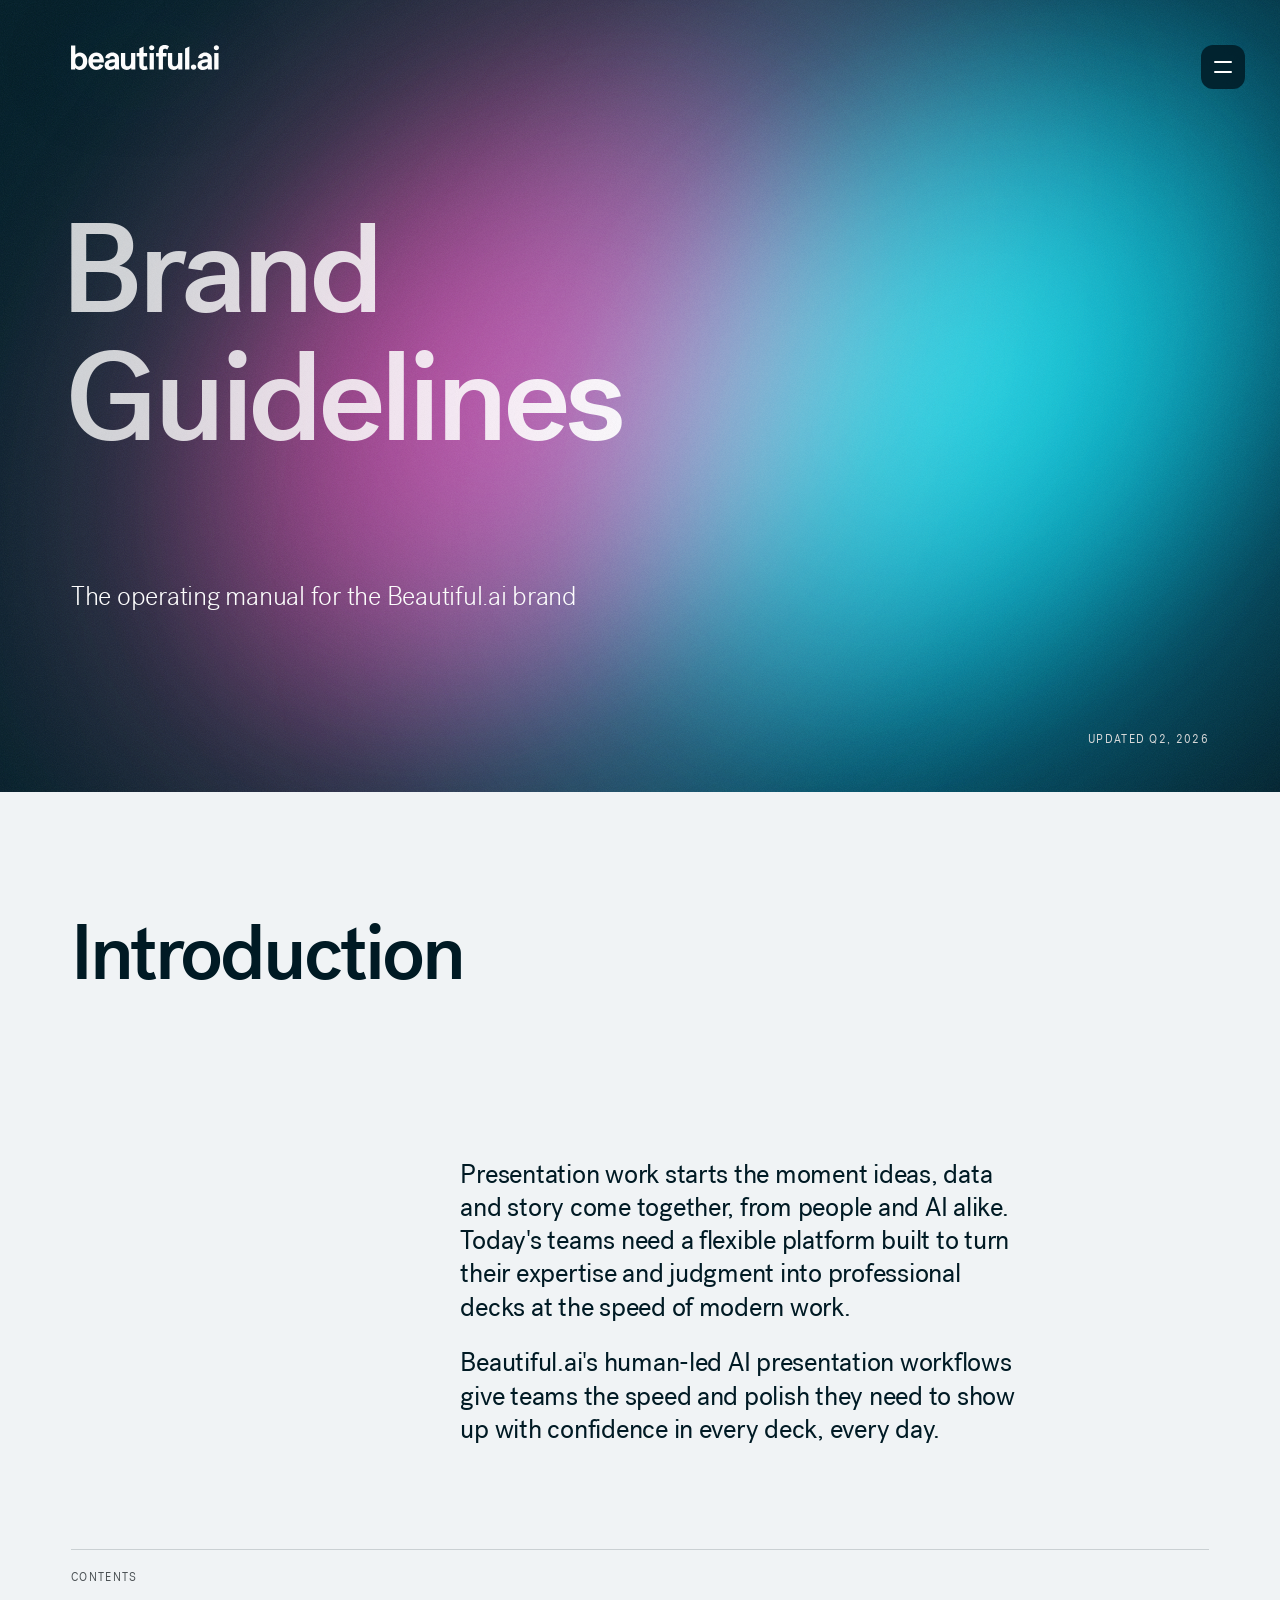
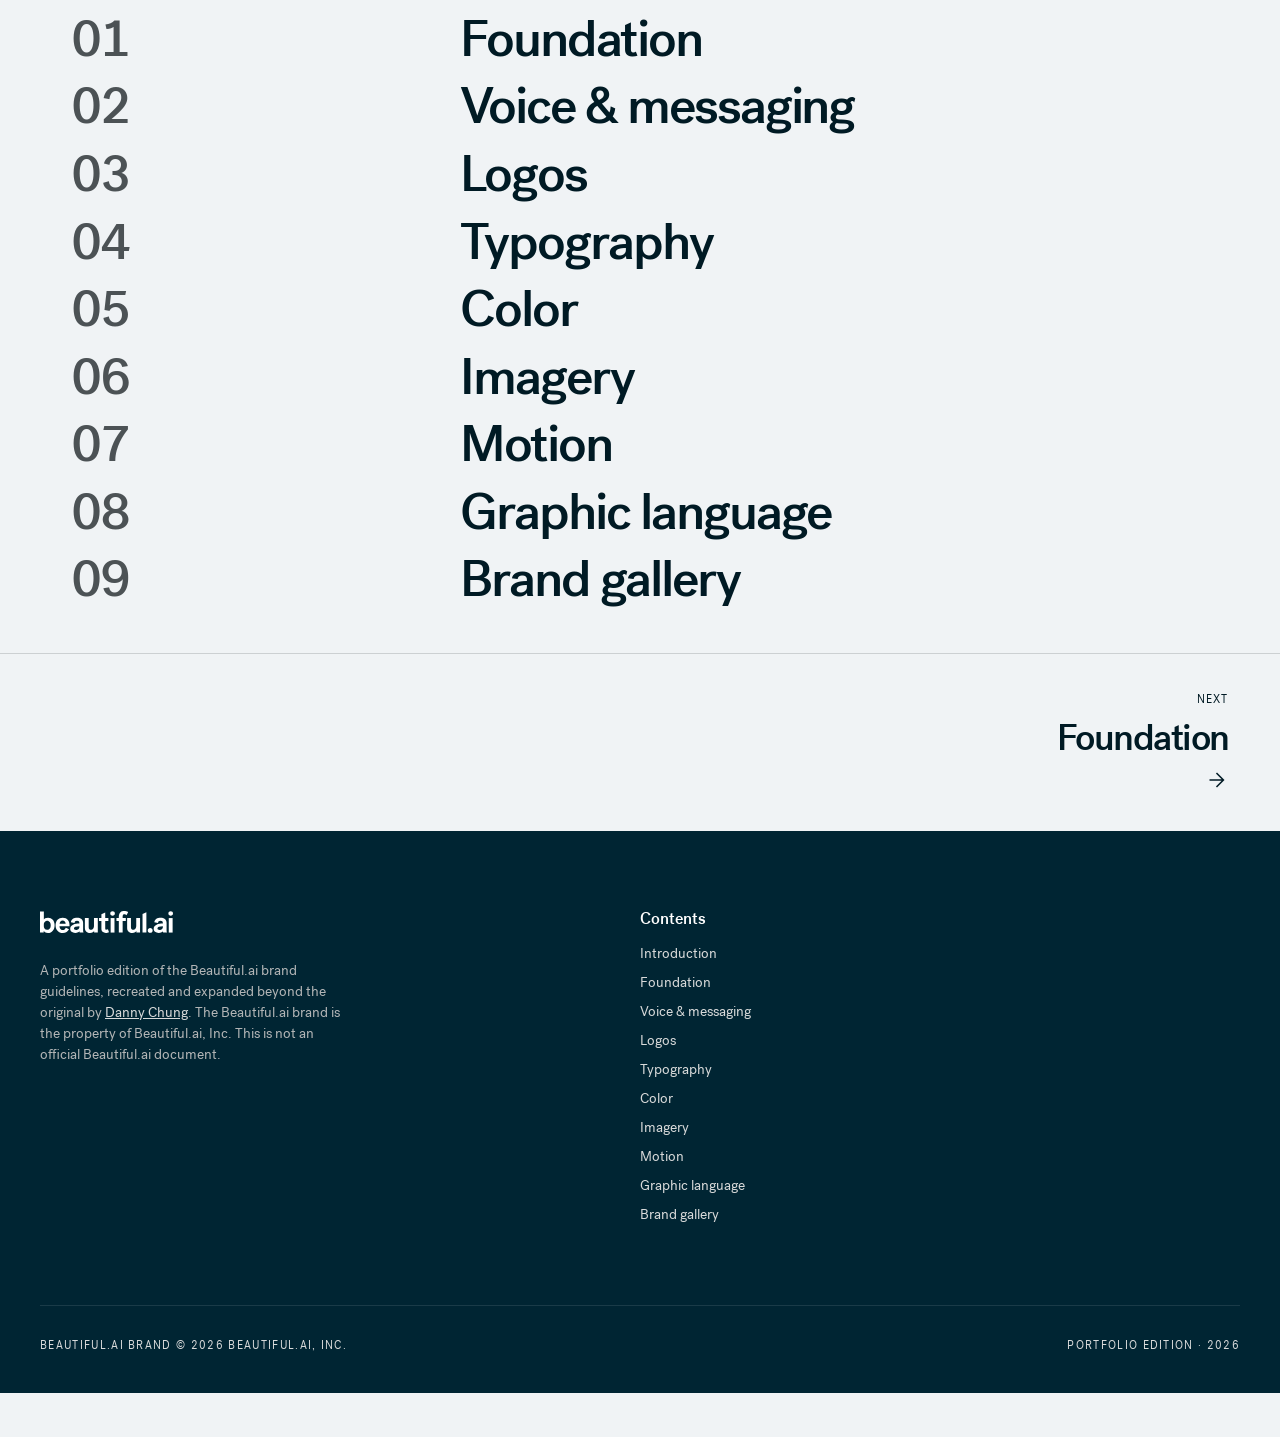
<file: beautifulai/index.html>
<!DOCTYPE html>
<html lang="en">
<head>
<meta charset="UTF-8">
<meta name="viewport" content="width=device-width, initial-scale=1.0">
<title>Introduction — Beautiful.ai Brand Guidelines</title>
<meta name="description" content="Guidance for setting the new standard for presentations at work.">
<meta property="og:type" content="website">
<meta property="og:title" content="Introduction — Beautiful.ai Brand Guidelines">
<meta property="og:description" content="Guidance for setting the new standard for presentations at work.">
<meta property="og:url" content="https://guides.dannymade.com/beautifulai/">
<meta property="og:image" content="https://guides.dannymade.com/beautifulai/assets/og-image.jpg">
<meta property="og:image:width" content="1200">
<meta property="og:image:height" content="630">
<meta property="og:image:alt" content="Beautiful.ai Brand Guidelines cover">
<meta name="twitter:card" content="summary_large_image">
<meta name="twitter:image" content="https://guides.dannymade.com/beautifulai/assets/og-image.jpg">
<link rel="stylesheet" href="colors_and_type.css?v=213">
<link rel="stylesheet" href="styles.css?v=213">
<link rel="stylesheet" href="photography.css?v=200">
<link rel="stylesheet" href="white-ground.css?v=213">
<link rel="stylesheet" href="ds-restyle.css?v=310">
<link rel="stylesheet" href="https://fonts.googleapis.com/css2?family=Material+Symbols+Outlined:opsz,wght,FILL,GRAD@24,300,0,0">
<script src="image-slot.js?v=130"></script>
<template id="__bundler_thumbnail"><svg viewBox="0 0 120 120" xmlns="http://www.w3.org/2000/svg"><rect width="120" height="120" fill="#001A24"></rect><circle cx="30" cy="26" r="34" fill="#B4379B" opacity="0.85"></circle><text x="36" y="76" font-family="system-ui, sans-serif" font-size="38" font-weight="600" fill="#F0F3F5">b</text><text x="58" y="76" font-family="system-ui, sans-serif" font-size="38" font-weight="600" fill="#52D0FF">.</text></svg></template>
</head>
<body>
<button class="nav-fab" aria-label="Toggle navigation" onclick="toggleNav()"><span class="fab-label">Contents</span><span class="nav-burger"><i></i><i></i></span></button>
<header class="sidenav collapsed">
  <nav>
    <a href="index.html" class="active" aria-current="page">Introduction</a>
    <a href="01-foundation.html">Foundation</a>
    <a href="voice-messaging.html">Voice &amp; messaging</a>
    <a href="02-logos.html">Logos</a>
    <a href="03-typography.html">Typography</a>
    <a href="04-color.html">Color</a>
    <a href="05-art-direction.html">Imagery</a>
    <a href="motion.html">Motion</a>
    <a href="brand-elements.html">Graphic language</a>
    <a href="06-brand-in-use.html">Brand gallery</a>
    <a class="nav-tool" href="prompt-builder.html" target="bai-prompt-builder" rel="noopener"><span class="material-symbols-outlined" aria-hidden="true">auto_awesome</span>Image prompt builder</a>
  </nav>
</header>
<section class="cover" id="top" data-screen-label="01 Cover">
  <div class="cover-mark" aria-hidden="true"></div>
  <div class="cover-mark alt" aria-hidden="true"></div>
  <div class="cover-dither" aria-hidden="true"></div>

  <div class="cover-top">
    <div class="col brandmark">
      <img src="assets/beautifulai-logo-white.svg?v=ds2" alt="Beautiful.ai" class="cover-logo">
    </div>
    <div class="col" style="text-align:right"></div>
  </div>

  <div class="cover-title" style="flex-direction:column;align-items:flex-start;justify-content:center">
    <h1 class="h-display cover-head"><span class="l1" style="font-weight:500;color:var(--scheme2-text);text-align:left">Brand</span><span class="l2" style="font-weight:500;color:var(--scheme2-text);text-align:left;width:945px;height:216px">Guidelines</span></h1>
    <div class="cover-sub">
      <div style="font-weight:300">The operating manual for the Beautiful.ai brand</div>
    </div>
  </div>

  <div class="cover-bottom">
    <div class="right">
      <div>Portfolio edition · 2026</div>
      <div class="scroll-cue" style="display:none"><span class="scroll-arrow material-symbols-outlined" aria-hidden="true">arrow_downward</span>Scroll to begin</div>
    </div>
  </div>
</section>
<section class="section tight" id="introduction" data-screen-label="02 Introduction">
  <div class="chapter-hero"><div class="wrap"><div class="ch-head"><div><h2>Introduction</h2></div></div></div></div>
  <div class="wrap narrow">
    <div class="intro-about intro-plain">
      <div class="ia-body">
        <p>Presentation work starts the moment ideas, data and story come together, from people and AI alike. Today's teams need a flexible platform built to turn their expertise and judgment into professional decks at the speed of modern work.</p>
        <p>Beautiful.ai's human-led AI presentation workflows give teams the speed and polish they need to show up with confidence in every deck, every day.</p>
      </div>
    </div>
    <div class="contents">
      <div class="ct-label">Contents</div>
      <ol>
        <li><span>01</span><a href="01-foundation.html">Foundation</a></li>
        <li><span>02</span><a href="voice-messaging.html">Voice &amp; messaging</a></li>
        <li><span>03</span><a href="02-logos.html">Logos</a></li>
        <li><span>04</span><a href="03-typography.html">Typography</a></li>
        <li><span>05</span><a href="04-color.html">Color</a></li>
        <li><span>06</span><a href="05-art-direction.html">Imagery</a></li>
        <li><span>07</span><a href="motion.html">Motion</a></li>
        <li><span>08</span><a href="brand-elements.html">Graphic language</a></li>
        <li><span>09</span><a href="06-brand-in-use.html">Brand gallery</a></li>
      </ol>
    </div>
  </div>
</section>


<!-- ════════════════════════════════════════════════
     COMPASS — MISSION / VISION / VALUES
     ════════════════════════════════════════════════ -->

<nav class="chapter-nav" aria-label="Chapter navigation">
  <span class="cn-cell cn-empty" aria-hidden="true"></span>
  <a class="cn-cell cn-next" href="01-foundation.html">
    <span class="cn-dir">Next</span>
    <span class="cn-title">Foundation</span>
    <span class="cn-arrow material-symbols-outlined" aria-hidden="true">arrow_forward</span>
  </a>
</nav>
<footer class="footer" data-screen-label="16 Footer">
  <div class="footer-grid">
    <div>
      <img src="assets/beautifulai-logo-white.svg?v=ds2" alt="Beautiful.ai" style="height:22px;margin-bottom:20px">
      <p style="font-size:var(--text-body-s,0.875rem);color:var(--neutral-light);max-width:38ch;margin:0">
        A portfolio edition of the Beautiful.ai brand guidelines, recreated and
        expanded beyond the original by <a href="https://dannymade.com" target="_blank" rel="noopener">Danny Chung</a>. The Beautiful.ai brand is the property of
        Beautiful.ai, Inc. This is not an official Beautiful.ai document.
      </p>
    </div>
    <div>
      <h5>Contents</h5>
      <ul>
        <li><a href="index.html">Introduction</a></li>
        <li><a href="01-foundation.html">Foundation</a></li>
        <li><a href="voice-messaging.html">Voice &amp; messaging</a></li>
        <li><a href="02-logos.html">Logos</a></li>
        <li><a href="03-typography.html">Typography</a></li>
        <li><a href="04-color.html">Color</a></li>
        <li><a href="05-art-direction.html">Imagery</a></li>
        <li><a href="motion.html">Motion</a></li>
        <li><a href="brand-elements.html">Graphic language</a></li>
        <li><a href="06-brand-in-use.html">Brand gallery</a></li>
      </ul>
    </div>
  </div>
  <div class="footer-bottom">
    <span>Beautiful.ai brand © 2026 Beautiful.ai, Inc.</span>
    <span>Portfolio edition · 2026</span>
  </div>
</footer>
<script src="site.js?v=151"></script>
<script src="ch-spots.js?v=24"></script>
<script src="site-reveal.js?v=1"></script>
<style>#introduction.csn-front{background:var(--scheme5-bg,var(--color-neutral-lightest))}</style>
<script>
// cover parallax: same rate and cap as the chapter banners; the Introduction rises over the cover
(function(){
  var hero=document.getElementById('top'),nx=document.getElementById('introduction');
  if(!hero||!nx||matchMedia('(prefers-reduced-motion: reduce)').matches)return;
  hero.classList.add('csn-back');nx.classList.add('csn-front');
  var t0=0,c0=0,m=function(){hero.style.transform='';t0=hero.getBoundingClientRect().top+scrollY;c0=hero.offsetHeight*0.6};
  var p=function(){var d=Math.max(0,scrollY-Math.max(0,t0-innerHeight*0.5));hero.style.transform='translate3d(0,'+Math.min(c0,d*0.3).toFixed(1)+'px,0)'};
  var k=0;addEventListener('scroll',function(){if(!k){k=1;requestAnimationFrame(function(){k=0;p()})}},{passive:true});
  addEventListener('resize',function(){m();p()});addEventListener('load',function(){m();p()});m();p();
})();
</script>
<script>window.COPY_EDITS = /*EDITMODE-BEGIN*/{
  "DIV|0|Portfolio edition · 2026": "UPDATED Q2, 2026"
}/*EDITMODE-END*/;</script>
<script src="copy-edit.js?v=2" defer></script>
</body>
</html>
</file>
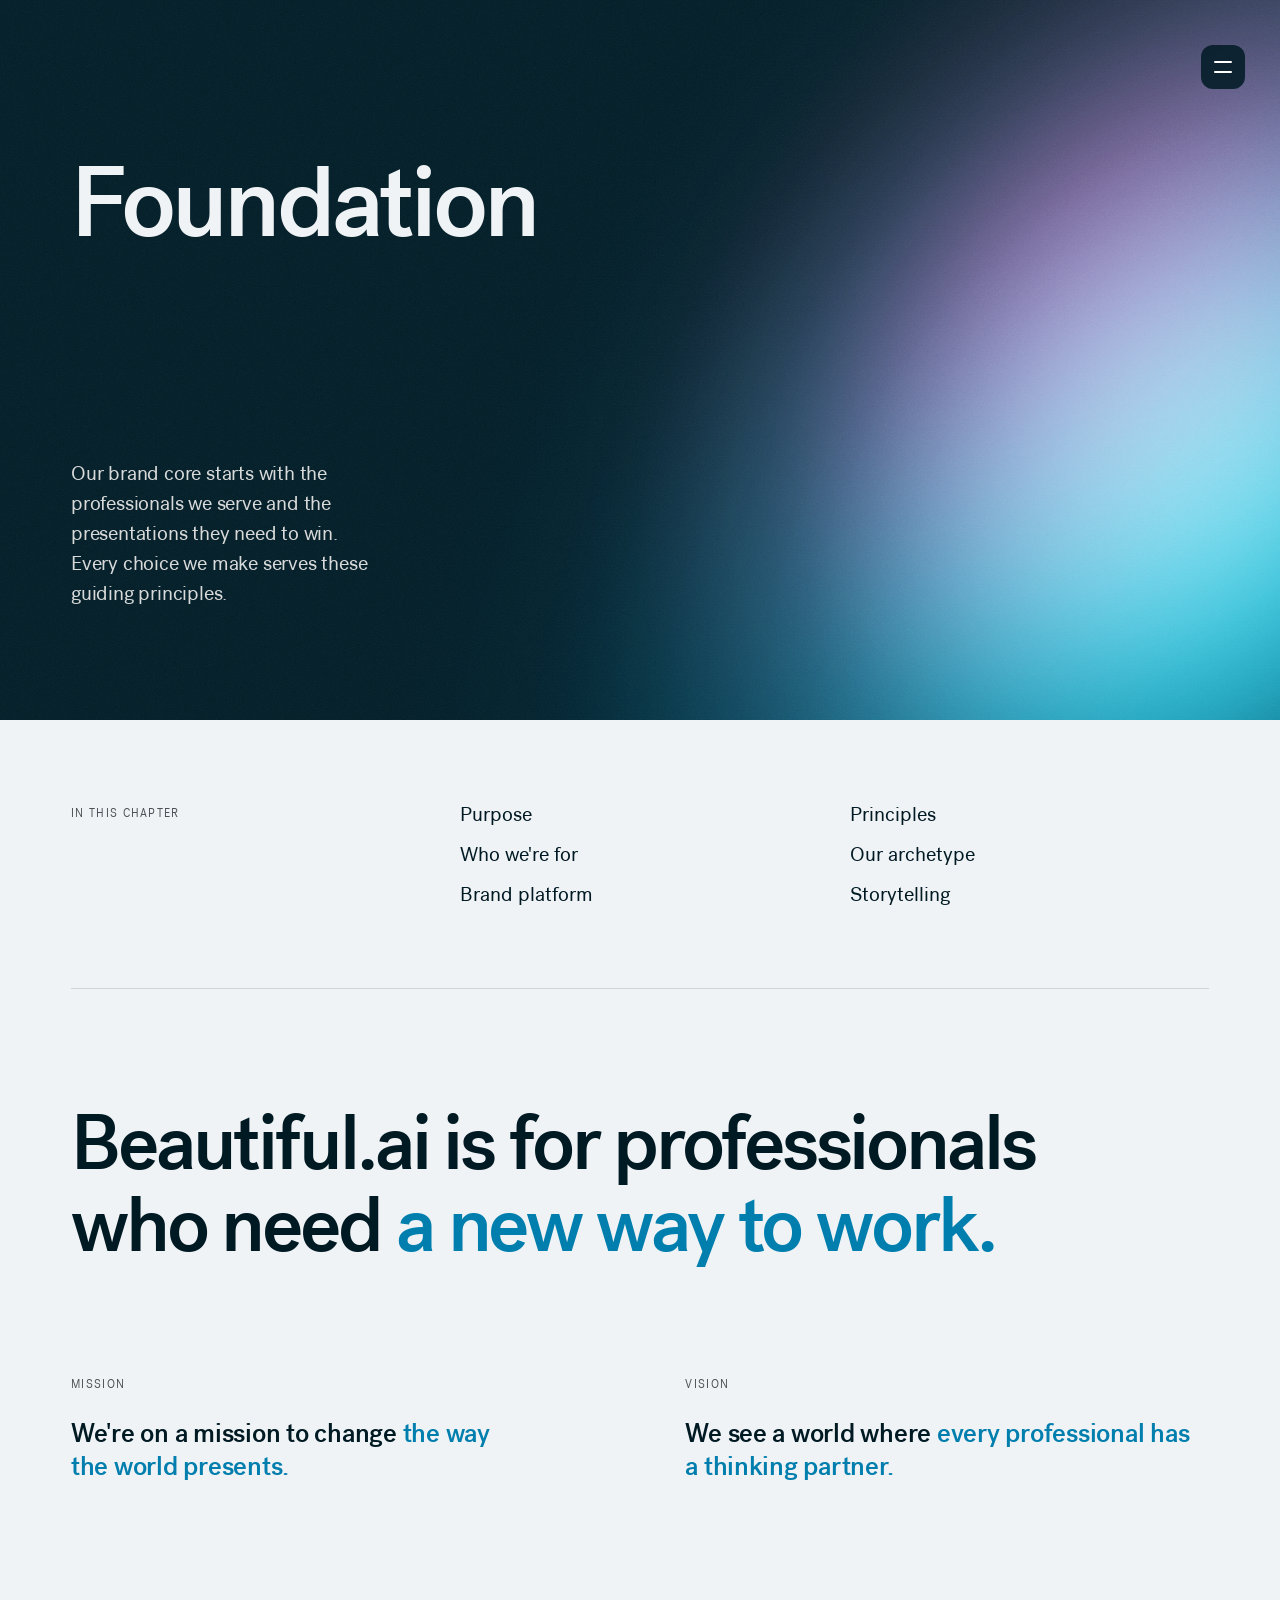
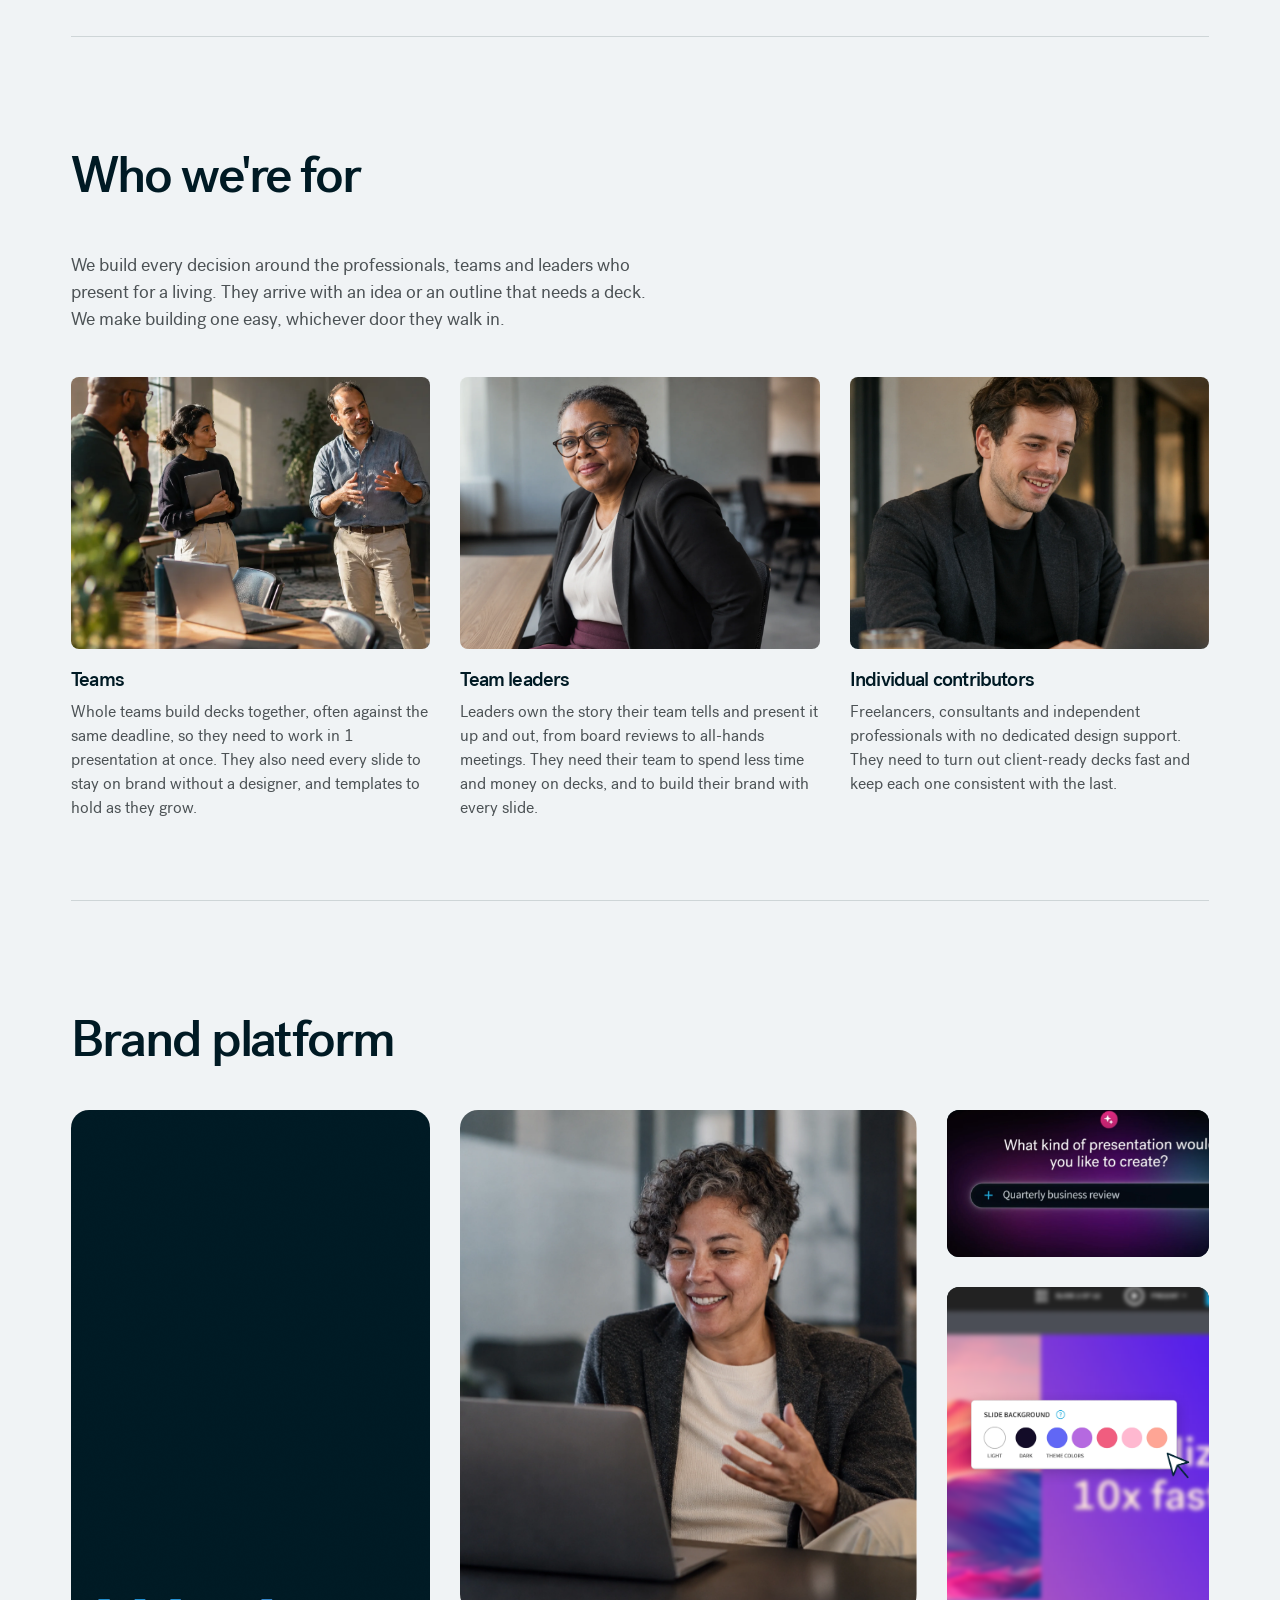
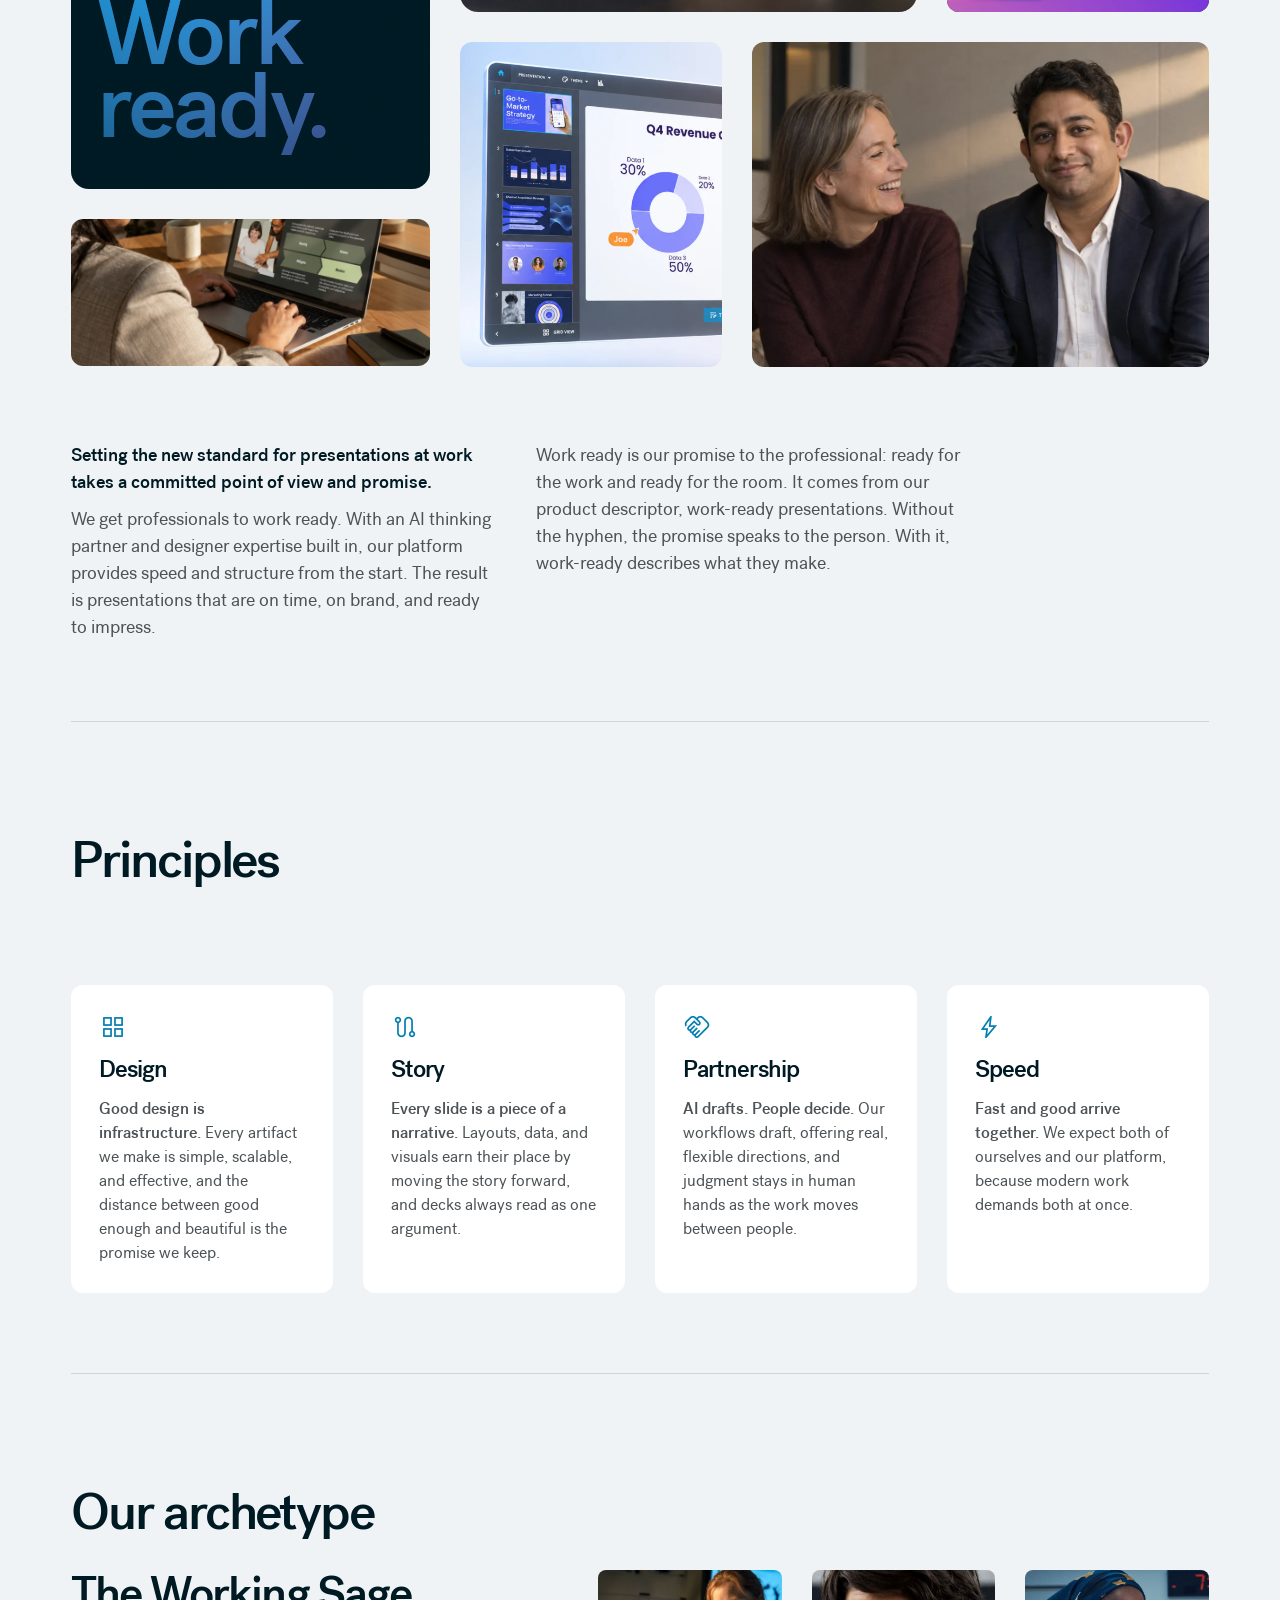
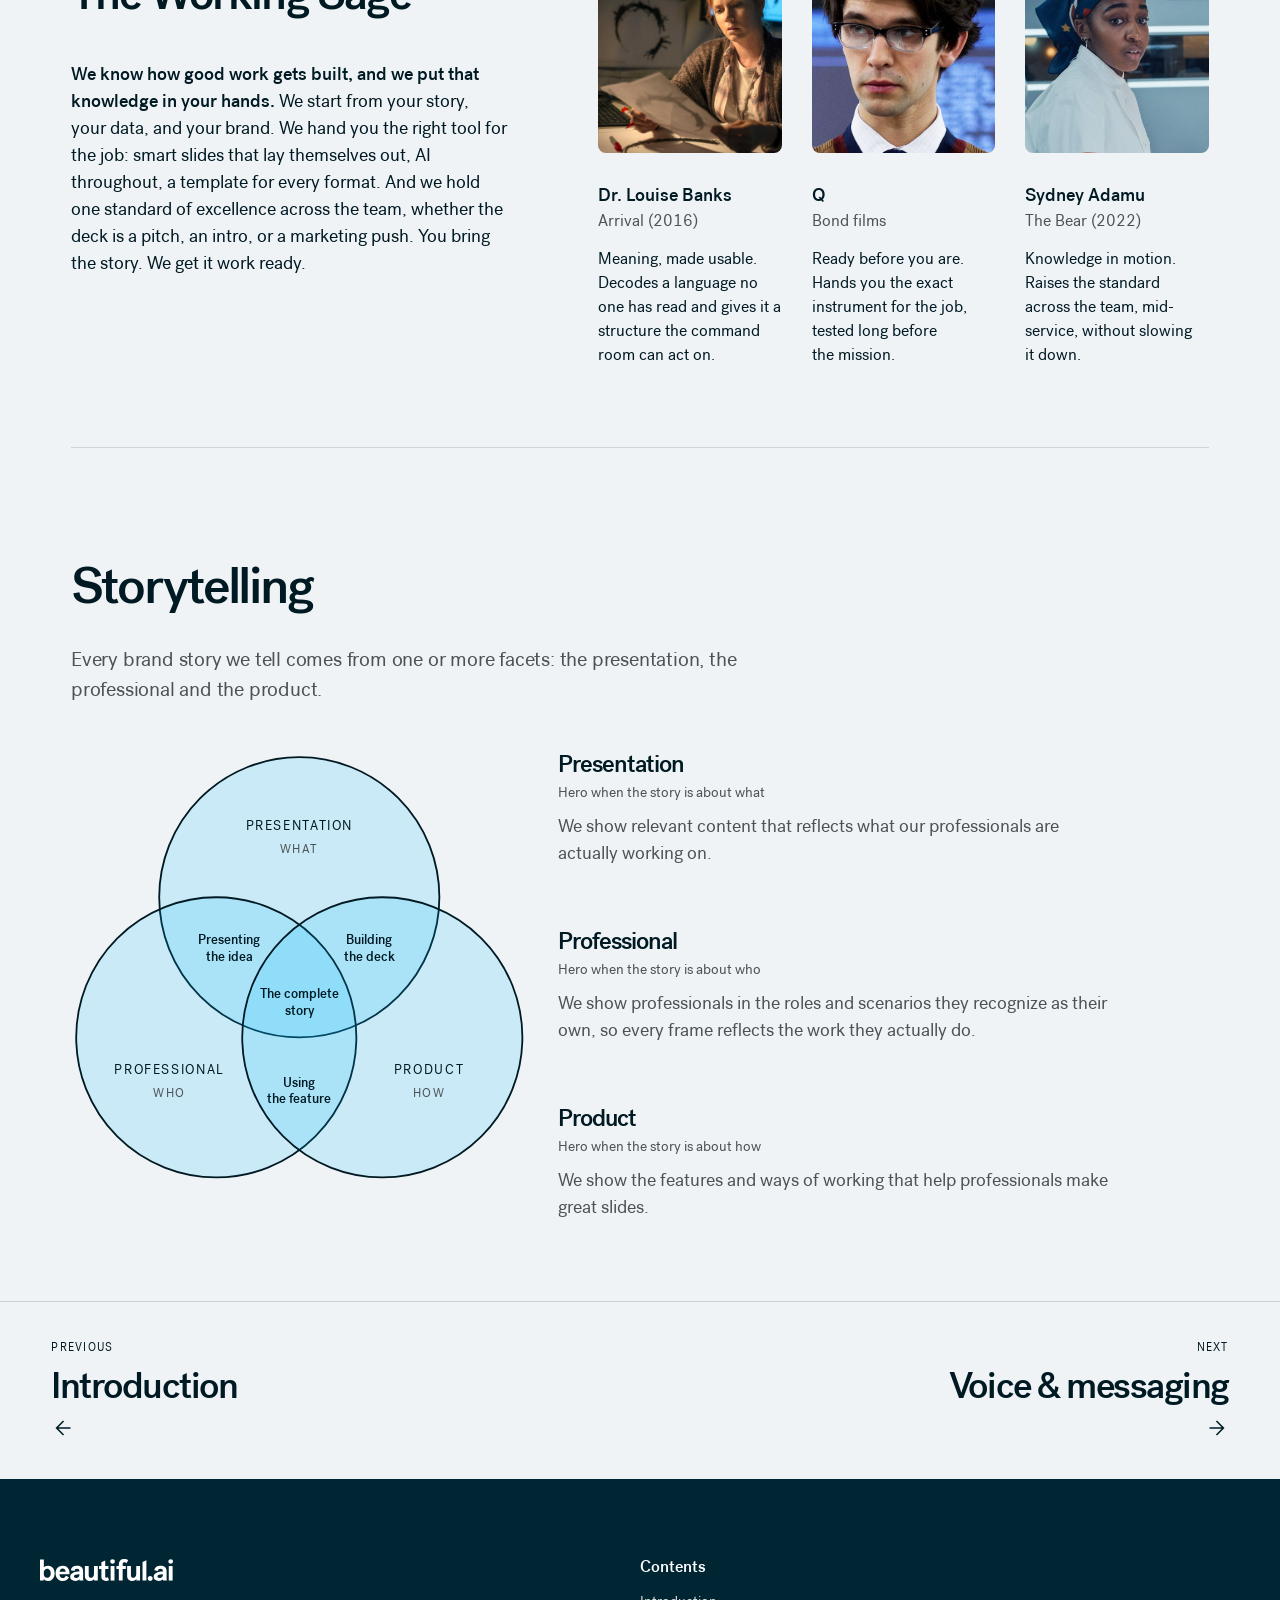
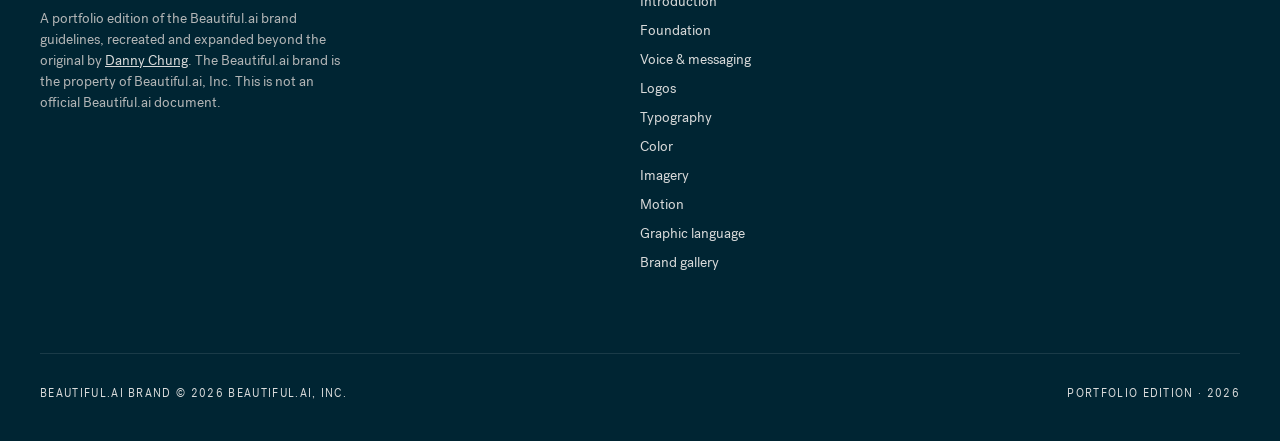
<file: beautifulai/01-foundation.html>
<!DOCTYPE html>
<html lang="en">
<head>
<meta charset="UTF-8">
<meta name="viewport" content="width=device-width, initial-scale=1.0">
<title>Foundation — Beautiful.ai Brand Guidelines</title>
<meta name="description" content="Guidance for setting the new standard for presentations at work.">
<meta property="og:type" content="website">
<meta property="og:title" content="Foundation — Beautiful.ai Brand Guidelines">
<meta property="og:description" content="Guidance for setting the new standard for presentations at work.">
<meta property="og:url" content="https://guides.dannymade.com/beautifulai/01-foundation.html">
<meta property="og:image" content="https://guides.dannymade.com/beautifulai/assets/og-image.jpg">
<meta property="og:image:width" content="1200">
<meta property="og:image:height" content="630">
<meta property="og:image:alt" content="Beautiful.ai Brand Guidelines cover">
<meta name="twitter:card" content="summary_large_image">
<meta name="twitter:image" content="https://guides.dannymade.com/beautifulai/assets/og-image.jpg">
<link rel="stylesheet" href="colors_and_type.css?v=213">
<link rel="stylesheet" href="styles.css?v=213">
<link rel="stylesheet" href="photography.css?v=200">
<link rel="stylesheet" href="white-ground.css?v=213">
<link rel="stylesheet" href="ds-restyle.css?v=310">
<link rel="stylesheet" href="https://fonts.googleapis.com/css2?family=Material+Symbols+Outlined:opsz,wght,FILL,GRAD@24,300,0,0">
<script src="image-slot.js?v=130"></script>
<template id="__bundler_thumbnail"><svg viewBox="0 0 120 120" xmlns="http://www.w3.org/2000/svg"><rect width="120" height="120" fill="#001A24"></rect><circle cx="30" cy="26" r="34" fill="#B4379B" opacity="0.85"></circle><text x="36" y="76" font-family="system-ui, sans-serif" font-size="38" font-weight="600" fill="#F0F3F5">b</text><text x="58" y="76" font-family="system-ui, sans-serif" font-size="38" font-weight="600" fill="#52D0FF">.</text></svg></template>
</head>
<body class="subpage">
<button class="nav-fab" aria-label="Toggle navigation" onclick="toggleNav()"><span class="fab-label">Contents</span><span class="nav-burger"><i></i><i></i></span></button>
<header class="sidenav collapsed">
  <nav>
    <a href="index.html">Introduction</a>
    <a href="01-foundation.html" class="active" aria-current="page">Foundation</a>
    <a href="voice-messaging.html">Voice &amp; messaging</a>
    <a href="02-logos.html">Logos</a>
    <a href="03-typography.html">Typography</a>
    <a href="04-color.html">Color</a>
    <a href="05-art-direction.html">Imagery</a>
    <a href="motion.html">Motion</a>
    <a href="brand-elements.html">Graphic language</a>
    <a href="06-brand-in-use.html">Brand gallery</a>
    <a class="nav-tool" href="prompt-builder.html" target="bai-prompt-builder" rel="noopener"><span class="material-symbols-outlined" aria-hidden="true">auto_awesome</span>Image prompt builder</a>
  </nav>
  <div class="nav-version">Portfolio edition · 2026</div>
</header>
<section class="section dark" id="compass" data-screen-label="03 Foundation">
  <div class="chapter-hero"><div class="wrap"><div class="ch-head"><div><h2>Foundation</h2></div></div></div></div>
  <div class="wrap">
    <div class="section-head"><p class="lede">Our brand core starts with the professionals we serve and the presentations they need to win. Every choice we make serves these guiding principles.</p></div>
    <div class="ch-lead ch-lead-sec" data-intro-after><div class="sub-head" id="purpose" data-nav-label="Purpose"></div><p class="ch-lead-text">Beautiful.ai is for professionals who need <em>a new way to work.</em></p></div>

    <div class="mv-pair">
      <p class="mv-item" id="mission" style="max-width:473px;width:456px;height:125px"><span class="eyebrow mv-label">Mission</span>We're on a mission to change <em>the way the world presents.</em></p>
      <p class="mv-item" id="vision" style="max-width:602px;width:522px;height:126px"><span class="eyebrow mv-label">Vision</span>We see a world where <em style="color:var(--color-link)">every professional has a thinking partner.</em></p>
    </div>

    <div class="compass-stack">
      <div class="cx-row cx-solo" id="audience">
        <div>
          <div class="sub-head"><h2>Who we're for</h2></div>
          <p class="cx-note">We build every decision around the professionals, teams and leaders who present for a living. They arrive with an idea or an outline that needs a deck. We make building one easy, whichever door they walk in.</p>
          <div class="aud-cols">
            <figure class="aud-card">
              <div class="ac-frame"><img src="assets/audience-teams.webp" alt="A team talks through a deck together in a sunlit loft office" style="object-position:8% 50%;transform:scale(1.2);transform-origin:50% 45%"></div>
              <figcaption>
                <span class="ac-t">Teams</span>
                <span class="ac-x">Whole teams build decks together, often against the same deadline, so they need to work in 1 presentation at once. They also need every slide to stay on brand without a designer, and templates to hold as they grow.</span>
              </figcaption>
            </figure>
            <figure class="aud-card">
              <div class="ac-frame"><img src="assets/audience-leaders-3.webp" alt="A team leader smiles at her desk in a bright office" style="object-position:50% 30%"></div>
              <figcaption>
                <span class="ac-t">Team leaders</span>
                <span class="ac-x">Leaders own the story their team tells and present it up and out, from board reviews to all-hands meetings. They need their team to spend less time and money on decks, and to build their brand with every slide.</span>
              </figcaption>
            </figure>
            <figure class="aud-card">
              <div class="ac-frame"><img src="assets/audience-individual-5.webp" alt="An independent professional smiles while working on a laptop" style="object-position:50% 25%"></div>
              <figcaption>
                <span class="ac-t">Individual contributors</span>
                <span class="ac-x">Freelancers, consultants and independent professionals with no dedicated design support. They need to turn out client-ready decks fast and keep each one consistent with the last.</span>
              </figcaption>
            </figure>
          </div>
        </div>
      </div>
    </div>

  </div>
</section>

<!-- ════════════════════════════════════════════════
     TAGLINE STATEMENT — REAL WORK READY
     ════════════════════════════════════════════════ -->

<section class="tagline-page" id="realwork" data-screen-label="04 Our position">
  <div class="sub-head tp-label"><h2>Brand platform</h2></div>
  <style>.wrb{display:grid;gap:var(--gut);grid-template-columns:repeat(12,minmax(0,1fr));--r:clamp(80px,11.5vw,166px);grid-auto-rows:var(--r);margin:0 0 var(--gut,16px)}.wrb .t{position:relative;overflow:hidden;border-radius:var(--radius-l);background:var(--color-neutral-lightest)}.wrb .t.lg{border-radius:var(--radius-xl)}.wrb .t>img{position:absolute;inset:0;width:100%;height:100%;object-fit:cover;display:block}.wrb .t.sl{background:var(--color-neutral-darkest);perspective:900px}.wrb .t.sl>img.s{inset:auto;left:50%;top:50%;width:72%;height:auto;aspect-ratio:16/9;object-fit:cover;border-radius:var(--radius-xs);transform:translate(-50%,-50%) rotateY(-12deg) rotateX(5deg);box-shadow:0 18px 40px rgba(0,26,36,.55)}.wrb .free{container-type:inline-size;display:grid;align-content:end}.wrb .free p{margin:0;font-weight:700;letter-spacing:-0.045em;font-size:clamp(48px,34cqi,240px)}@media(max-width:700px){.wrb{grid-template-columns:repeat(6,minmax(0,1fr));--r:28vw}.wrb>*{grid-column:auto/span 3!important;grid-row:auto/span 1!important}.wrb>.free,.wrb>.lg{grid-column:1/-1!important;grid-row:auto/span 2!important}}.wrb .t{background:var(--color-white)}.wrb .word{position:relative;container-type:inline-size;display:grid;align-content:end;padding:clamp(16px,3vw,48px);background:var(--color-neutral-darkest);color:var(--color-white);isolation:isolate}.wrb .word p{margin:0;color:var(--color-white);font-weight:700;line-height:0.95;letter-spacing:-0.04em;font-size:clamp(40px,30cqi,200px)}.wrb .word.shine::before{content:"";position:absolute;inset:0;z-index:-1;pointer-events:none;background:radial-gradient(55% 40% at 92% 6%,color-mix(in oklch,var(--color-blue) 70%,transparent),transparent 70%),radial-gradient(70% 55% at 80% 18%,color-mix(in oklch,var(--color-magenta) 35%,transparent),transparent 72%),linear-gradient(225deg,color-mix(in oklch,var(--color-blue) 22%,transparent),transparent 60%);filter:blur(18px)}@media(max-width:700px){.wrb>.word{grid-column:1/-1!important;grid-row:auto/span 2!important}}.wrb .word[data-spots-text]{background:var(--color-neutral-darkest)!important}.wrb .word[data-spots-text] .cover-mark,.wrb .word[data-spots-text] .cover-dither{visibility:hidden!important}.wrb .word[data-spots-text]>p{position:relative;z-index:3;background:var(--wr-spots,linear-gradient(125deg,var(--color-blue),var(--color-magenta)))!important;background-size:100% 100%!important;background-position:0 0!important;-webkit-background-clip:text!important;background-clip:text!important;color:transparent!important;transition:none!important}.wrb>.t.still:hover>img{scale:1!important}.wrb .t>img.wr-pop{inset:auto;left:-2%;bottom:6%;width:104%;height:auto;object-fit:contain;z-index:2}</style><div class="wrb g R">
<div class="t word lg shine" data-spots-text style="grid-column:1/5;grid-row:1/5"><p>Work<br>ready.</p></div>
<div class="t lg" style="grid-column:5/10;grid-row:1/4"><img src="assets/story-pro-video-call.webp" alt="A professional talks through her deck on a video call" style="object-position:50% 30%;transform:scaleX(-1)"></div>
<div class="t still" style="grid-column:10/13;grid-row:1/2;background:var(--color-neutral-darkest);perspective:900px"><img src="assets/prod-ai-prompt-qbr.webp" alt="Starting a quarterly business review from a prompt with Create with AI" style="object-position:50% 39%;transform:scale(1.6) rotateY(-12deg) rotateX(5deg);transform-origin:30% 55%;inset:auto;left:11%;top:-1%;width:82%;height:88%"></div>
<div class="t" style="grid-column:10/13;grid-row:2/4;background:var(--color-neutral-darker)"><img src="assets/prod-editor-visualize.webp" alt="A slide open in the editor" style="object-position:30% 50%;filter:blur(2px);transform:scale(1.04)"><img class="wr-pop" src="assets/prod-ui-slide-background.webp" alt="The slide background picker with theme colors" style="left:3%;top:31%;bottom:auto;width:91%"></div>
<div class="t" style="grid-column:5/8;grid-row:4/6;container-type:size"><img src="assets/story-product-editor-q4.webp" alt="The editor with 2 collaborators on a chart" style="inset:auto;top:-20cqh;left:calc(max(6cqh, (100cqw - 126.5cqh) / 2) - 37.5cqh);width:200cqh;height:150cqh;max-width:none"></div>
<div class="t" style="grid-column:8/13;grid-row:4/6"><img src="assets/story-pro-pair-sofa.webp" alt="2 professionals review a deck together"></div>
<div class="t" style="grid-column:1/5;grid-row:5/6"><img src="assets/story-pro-hands-keyboard.webp?v=2" alt="A professional's hands on the keyboard as she finishes a slide" style="object-position:52% 74%;transform:scale(1.5);transform-origin:52% 74%"></div>
</div>
  <style>#realwork{background:var(--color-neutral-lightest)}.wrb .word.shine::before{display:none}.wrb .word p{background-size:200% 200%!important;background-position:var(--sx,30%) var(--sy,40%)!important;transition:background-position .9s cubic-bezier(.2,.8,.2,1)}.wrb .word{padding:clamp(12px,2vw,32px)!important}.wrb .word p{font-size:clamp(48px,30cqi,240px)!important;font-weight:500;letter-spacing:-0.03em;line-height:0.8;padding-bottom:0.22em!important;background:radial-gradient(80% 70% at 20% 25%,var(--color-blue),transparent 75%),radial-gradient(80% 80% at 85% 85%,var(--color-magenta),transparent 75%),linear-gradient(125deg,var(--color-blue),var(--color-magenta));-webkit-background-clip:text;background-clip:text;color:transparent!important;padding-bottom:0.06em}.wrb-light .word{background:var(--color-white)!important;box-shadow:var(--shadow-xxsmall)}.wrb+.wrb{margin-top:var(--space-64,64px)}.wrb{perspective:1400px}.wrb>.t>img{transition:scale .6s cubic-bezier(.2,.8,.2,1)}.wrb>.t:hover>img{scale:1.025}.wrb>.t.sl:hover>img.s{scale:1.018}.wrb>.t.sl:hover>img.bg{scale:1}@media(prefers-reduced-motion:reduce){.wrb>.t:hover>img{scale:1}}.wrb>.t{transform-style:preserve-3d}.wrb>.t{transition:transform .6s cubic-bezier(.2,.7,.2,1);will-change:transform}@media(prefers-reduced-motion:reduce){.wrb>.t{transition:none;transform:none!important}}</style><script>(()=>{if(matchMedia("(prefers-reduced-motion: reduce)").matches)return;document.querySelectorAll(".wrb>.t:not(.still)").forEach(t=>{t.addEventListener("pointermove",ev=>{const r=t.getBoundingClientRect(),x=(ev.clientX-r.left)/r.width-.5,y=(ev.clientY-r.top)/r.height-.5;t.style.transition="transform .18s cubic-bezier(.2,.8,.2,1)";t.style.transform=`rotateX(${-y*4}deg) rotateY(${x*4}deg) translateZ(0) scale(1.01)`});if(t.classList.contains("word")){const p=t.querySelector("p");t.addEventListener("pointermove",ev=>{const r=t.getBoundingClientRect();p.style.setProperty("--sx",(100-((ev.clientX-r.left)/r.width)*100).toFixed(1)+"%");p.style.setProperty("--sy",(100-((ev.clientY-r.top)/r.height)*100).toFixed(1)+"%")});t.addEventListener("pointerleave",()=>{p.style.removeProperty("--sx");p.style.removeProperty("--sy")})}t.addEventListener("pointerleave",()=>{t.style.transition="transform .7s cubic-bezier(.3,1.2,.4,1)";t.style.transform=""})})})()</script>
  <div class="tp-body">
    <p><span class="tp-lead">Setting the new standard for presentations at work takes a committed point of view and promise.</span> We get professionals to work ready. With an AI thinking partner and designer expertise built in, our platform provides speed and structure from the start. The result is presentations that are on time, on brand, and ready to impress.</p>
    <p>Work ready is our promise to the professional: ready for the work and ready for the room. It comes from our product descriptor, work-ready presentations. Without the hyphen, the promise speaks to the person. With it, work-ready describes what they make.</p>
  </div>
</section>



<!-- ════════════════════════════════════════════════
     PRINCIPLES — HOW WE WORK
     ════════════════════════════════════════════════ -->

<section class="section dark" id="values" data-screen-label="05 Principles">
  <div class="wrap">
    <div class="sub-head"><h2>Principles</h2></div>
    <style>
    /* principles as 4 cards: 4 tiles span 3 columns each, 12px radius, white foreground on Gallery Grey */
    #values #principles{display:grid!important;grid-template-columns:repeat(12,minmax(0,1fr));gap:var(--gut,24px)}
    #values #principles .value-row{grid-column:span 3;display:flex!important;flex-direction:column;gap:var(--space-4,16px)!important;margin:0!important;padding:clamp(24px,2.2vw,32px)!important;background:var(--white);border:0;border-radius:12px;box-shadow:none}
    #values #principles .value-row+.value-row{margin-top:0!important}
    #values #principles .value-row>*{grid-column:auto!important;max-width:none;margin-top:0!important}
    #values #principles .vr-head{flex-direction:column;align-items:flex-start;gap:var(--space-4,16px)}
    #values #principles .vr-head .material-symbols-outlined{font-size:28px;transform:none}
    #values #principles .vr-desc{font-size:var(--text-body-m,1rem)}
    @media (max-width:1100px){#values #principles .value-row{grid-column:span 6}}
    @media (max-width:640px){#values #principles .value-row{grid-column:1/-1}}
    </style>
    <div class="compass-stack">
      <div class="cx-row cx-solo">
        <div class="value-list" id="principles">
          <div class="value-row">
            <div class="vr-head"><span class="material-symbols-outlined" aria-hidden="true">grid_view</span><span class="vr-name">Design</span></div>
            <p class="vr-desc"><strong>Good design is infrastructure.</strong> Every artifact we make is simple, scalable, and effective, and the distance between good enough and beautiful is the promise we keep.</p>
          </div>
          <div class="value-row">
            <div class="vr-head"><span class="material-symbols-outlined" aria-hidden="true">route</span><span class="vr-name">Story</span></div>
            <p class="vr-desc"><strong>Every slide is a piece of a narrative.</strong> Layouts, data, and visuals earn their place by moving the story forward, and decks always read as one argument.</p>
          </div>
          <div class="value-row">
            <div class="vr-head"><span class="material-symbols-outlined" aria-hidden="true">handshake</span><span class="vr-name">Partnership</span></div>
            <p class="vr-desc"><strong>AI drafts. People decide.</strong> Our workflows draft, offering real, flexible directions, and judgment stays in human hands as the work moves between people.</p>
          </div>
          <div class="value-row">
            <div class="vr-head"><span class="material-symbols-outlined" aria-hidden="true">bolt</span><span class="vr-name">Speed</span></div>
            <p class="vr-desc"><strong>Fast and good arrive together.</strong> We expect both of ourselves and our platform, because modern work demands both at once.</p>
          </div>
        </div>
      </div>
    </div>
  </div>
</section>

<!-- ════════════════════════════════════════════════
     BRAND ARCHETYPE — THE WORKING SAGE
     ════════════════════════════════════════════════ -->

<section class="section" id="archetype" data-screen-label="06 Brand archetype">
  <div class="wrap">
    <div class="sub-head"><h2>Our archetype</h2></div>
    <div class="arch-split">
      <div class="arch-lead">
        <p class="arch-name">The Working Sage</p>
        <p><strong>We know how good work gets built, and we put that knowledge in your hands.</strong> We start from your story, your data, and your brand. We hand you the right tool for the job: smart slides that lay themselves out, AI throughout, a template for every format. And we hold one standard of excellence across the team, whether the deck is a pitch, an intro, or a marketing push. You bring the story. We get it work ready.</p>
      </div>
      <div class="arch-refs-col">
      <div class="arch-refs">
        <figure><img class="pos-banks" src="assets/ref-banks.jpg" alt="Dr. Louise Banks"><figcaption><span class="ar-name">Dr. Louise Banks</span><span class="ar-src">Arrival (2016)</span><p class="ar-role">Meaning, made usable. Decodes a language no one has read and gives it a structure the command room can act on.</p></figcaption></figure>
        <figure><img src="assets/ref-q.jpg" alt="Q"><figcaption><span class="ar-name">Q</span><span class="ar-src">Bond films</span><p class="ar-role">Ready before you are. Hands you the exact instrument for the job, tested long before the mission.</p></figcaption></figure>
        <figure><img src="assets/ref-sydney.jpg" alt="Sydney Adamu"><figcaption><span class="ar-name">Sydney Adamu</span><span class="ar-src">The Bear (2022)</span><p class="ar-role">Knowledge in motion. Raises the standard across the team, mid-service, without slowing it down.</p></figcaption></figure>
      </div>
      </div>
    </div>
  </div>
</section>


<!-- ════════════════════════════════════════════════
     LOGO
     ════════════════════════════════════════════════ -->

<!-- ════════════════════════════════════════════════
     STORYTELLING — THE THREE LAYERS
     ════════════════════════════════════════════════ -->

<section class="storyhero" id="story" data-screen-label="08 Storytelling">
  <div class="wrap"><div class="sub-head"><h2>Storytelling</h2></div></div>
  <div class="wrap">
    <div class="section-head">
      <p class="lede">Every brand story we tell comes from one or more facets: the presentation, the professional and the product.</p>
    </div>
    <div class="venn-diagram"><div class="vd-figure"><svg viewBox="6 7 88 83" role="img" aria-label="3 overlapping facets: presentation, professional and product. Where they overlap, the story combines them."><circle class="vd-c vd-brand" cx="50" cy="35" r="27"></circle><circle class="vd-c vd-product" cx="34" cy="62" r="27"></circle><circle class="vd-c vd-content" cx="66" cy="62" r="27"></circle><text class="vd-l" x="50" y="22">Presentation</text><text class="vd-t" x="50" y="26.5">What</text><text class="vd-l" x="25" y="69">Professional</text><text class="vd-t" x="25" y="73.5">Who</text><text class="vd-l" x="75" y="69">Product</text><text class="vd-t" x="75" y="73.5">How</text><text class="vd-o" x="36.5" y="44"><tspan x="36.5" dy="0">Presenting</tspan><tspan x="36.5" dy="3.2">the idea</tspan></text><text class="vd-o" x="63.5" y="44"><tspan x="63.5" dy="0">Building</tspan><tspan x="63.5" dy="3.2">the deck</tspan></text><text class="vd-o" x="50" y="71.5"><tspan x="50" dy="0">Using</tspan><tspan x="50" dy="3.2">the feature</tspan></text><text class="vd-o" x="50" y="54.5"><tspan x="50" dy="0">The complete</tspan><tspan x="50" dy="3.2">story</tspan></text><circle class="vd-hit" cx="36.5" cy="45.5" r="6.5" tabindex="0" role="button" aria-label="Presenting the idea: We show a pro sharing or talking through their deck." data-name="Presenting the idea" data-mix="Presentation + Professional" data-desc="We show a pro sharing or talking through their deck."></circle><circle class="vd-hit" cx="63.5" cy="45.5" r="6.5" tabindex="0" role="button" aria-label="Building the deck: We show slides coming together in our platform." data-name="Building the deck" data-mix="Presentation + Product" data-desc="We show slides coming together in our platform."></circle><circle class="vd-hit" cx="50" cy="73" r="6.5" tabindex="0" role="button" aria-label="Using the feature: We show a pro working in our product, with the screen as the hero." data-name="Using the feature" data-mix="Professional + Product" data-desc="We show a pro working in our product, with the screen as the hero."></circle><circle class="vd-hit" cx="50" cy="56" r="6.5" tabindex="0" role="button" aria-label="The complete story: We show a pro using the feature to present the idea." data-name="The complete story" data-mix="All 3 facets" data-desc="We show a pro using the feature to present the idea."></circle></svg><div class="vd-tip" role="tooltip"><span class="vd-ov-name"></span><span class="vd-ov-mix"></span><p></p></div></div><div class="vd-key"><div class="vd-item l-content"><span class="vd-name">Presentation</span><span class="vd-when">Hero when the story is about what</span><p>We show relevant content that reflects what our professionals are actually working on.</p></div><div class="vd-item l-brand"><span class="vd-name">Professional</span><span class="vd-when">Hero when the story is about who</span><p>We show professionals in the roles and scenarios they recognize as their own, so every frame reflects the work they actually do.</p></div><div class="vd-item l-product"><span class="vd-name">Product</span><span class="vd-when">Hero when the story is about how</span><p>We show the features and ways of working that help professionals make great slides.</p></div></div></div>
  </div>
</section>

<script>(function(){var f=document.querySelector('.vd-figure');if(!f)return;var tip=f.querySelector('.vd-tip');function show(c){var r=f.getBoundingClientRect(),b=c.getBoundingClientRect();tip.children[0].textContent=c.dataset.name;tip.children[1].textContent=c.dataset.mix;tip.children[2].textContent=c.dataset.desc;tip.classList.add('is-on');var x=b.left+b.width/2-r.left,w=tip.offsetWidth;tip.style.left=Math.max(0,Math.min(r.width-w,x-w/2))+'px';tip.style.top=(b.bottom-r.top+10)+'px';}function hide(){tip.classList.remove('is-on')}f.querySelectorAll('.vd-hit').forEach(function(c){c.addEventListener('mouseenter',function(){show(c)});c.addEventListener('focus',function(){show(c)});c.addEventListener('mouseleave',hide);c.addEventListener('blur',hide)});})();</script>
<nav class="chapter-nav" aria-label="Chapter navigation">
  <a class="cn-cell cn-prev" href="index.html">
    <span class="cn-dir">Previous</span>
    <span class="cn-title">Introduction</span>
    <span class="cn-arrow material-symbols-outlined" aria-hidden="true">arrow_back</span>
  </a>
  <a class="cn-cell cn-next" href="voice-messaging.html">
    <span class="cn-dir">Next</span>
    <span class="cn-title">Voice &amp; messaging</span>
    <span class="cn-arrow material-symbols-outlined" aria-hidden="true">arrow_forward</span>
  </a>
</nav>
<footer class="footer" data-screen-label="16 Footer">
  <div class="footer-grid">
    <div>
      <img src="assets/beautifulai-logo-white.svg?v=ds2" alt="Beautiful.ai" style="height:22px;margin-bottom:20px">
      <p style="font-size:var(--text-body-s,0.875rem);color:var(--neutral-light);max-width:38ch;margin:0">
        A portfolio edition of the Beautiful.ai brand guidelines, recreated and
        expanded beyond the original by <a href="https://dannymade.com" target="_blank" rel="noopener">Danny Chung</a>. The Beautiful.ai brand is the property of
        Beautiful.ai, Inc. This is not an official Beautiful.ai document.
      </p>
    </div>
    <div>
      <h5>Contents</h5>
      <ul>
        <li><a href="index.html">Introduction</a></li>
        <li><a href="01-foundation.html">Foundation</a></li>
        <li><a href="voice-messaging.html">Voice &amp; messaging</a></li>
        <li><a href="02-logos.html">Logos</a></li>
        <li><a href="03-typography.html">Typography</a></li>
        <li><a href="04-color.html">Color</a></li>
        <li><a href="05-art-direction.html">Imagery</a></li>
        <li><a href="motion.html">Motion</a></li>
        <li><a href="brand-elements.html">Graphic language</a></li>
        <li><a href="06-brand-in-use.html">Brand gallery</a></li>
      </ul>
    </div>
  </div>
  <div class="footer-bottom">
    <span>Beautiful.ai brand © 2026 Beautiful.ai, Inc.</span>
    <span>Portfolio edition · 2026</span>
  </div>
</footer>
<script src="site.js?v=151"></script>
<script>
(function(){
  const sec=document.getElementById('realwork');if(!sec)return;
  if(window.matchMedia('(prefers-reduced-motion: reduce)').matches)return;
  let ticking;
  function move(){
    const r=sec.getBoundingClientRect();
    if(r.bottom<0||r.top>window.innerHeight)return;
    const p=(window.innerHeight/2-(r.top+r.height/2))/window.innerHeight;
    sec.style.setProperty('--par',(p*120).toFixed(1)+'px');
  }
  window.addEventListener('scroll',function(){if(ticking)return;ticking=requestAnimationFrame(function(){ticking=null;move();});},{passive:true});
  window.addEventListener('resize',move);move();
})();
</script>
<script src="wr-spread.js?v=130"></script>
<script src="wr-arrange.js?v=130"></script>
<script src="ch-spots.js?v=26"></script><script>(()=>{const t=document.querySelector(".wrb .word[data-spots-text]");if(!t)return;const p=t.querySelector("p");function tick(){const a=t.querySelector(".cover-mark:not(.alt)"),b=t.querySelector(".cover-mark.alt");if(a&&b){const pr=p.getBoundingClientRect(),ra=a.getBoundingClientRect(),rb=b.getBoundingClientRect();const c=r=>[((r.left+r.width/2-pr.left)/pr.width*100).toFixed(1),((r.top+r.height/2-pr.top)/pr.height*100).toFixed(1)];const A=c(ra),B=c(rb),sa=(ra.width/pr.width*45).toFixed(0),sb=(rb.width/pr.width*45).toFixed(0);p.style.setProperty("--wr-spots",`radial-gradient(${sa}% ${sa*pr.width/pr.height|0}% at ${A[0]}% ${A[1]}%,#00B9FF,transparent 70%),radial-gradient(${sb}% ${sb*pr.width/pr.height|0}% at ${B[0]}% ${B[1]}%,#DB2475,transparent 70%),linear-gradient(125deg,color-mix(in oklch,#00B9FF 35%,#001A24),color-mix(in oklch,#DB2475 35%,#001A24))`)}requestAnimationFrame(tick)}requestAnimationFrame(tick)})()</script>
<script src="rhythm.js?v=13"></script>
<script src="site-reveal.js?v=1"></script>
<script>window.COPY_EDITS = /*EDITMODE-BEGIN*/{}/*EDITMODE-END*/;</script>
<script src="copy-edit.js?v=2" defer></script>
</body>
</html>
</file>
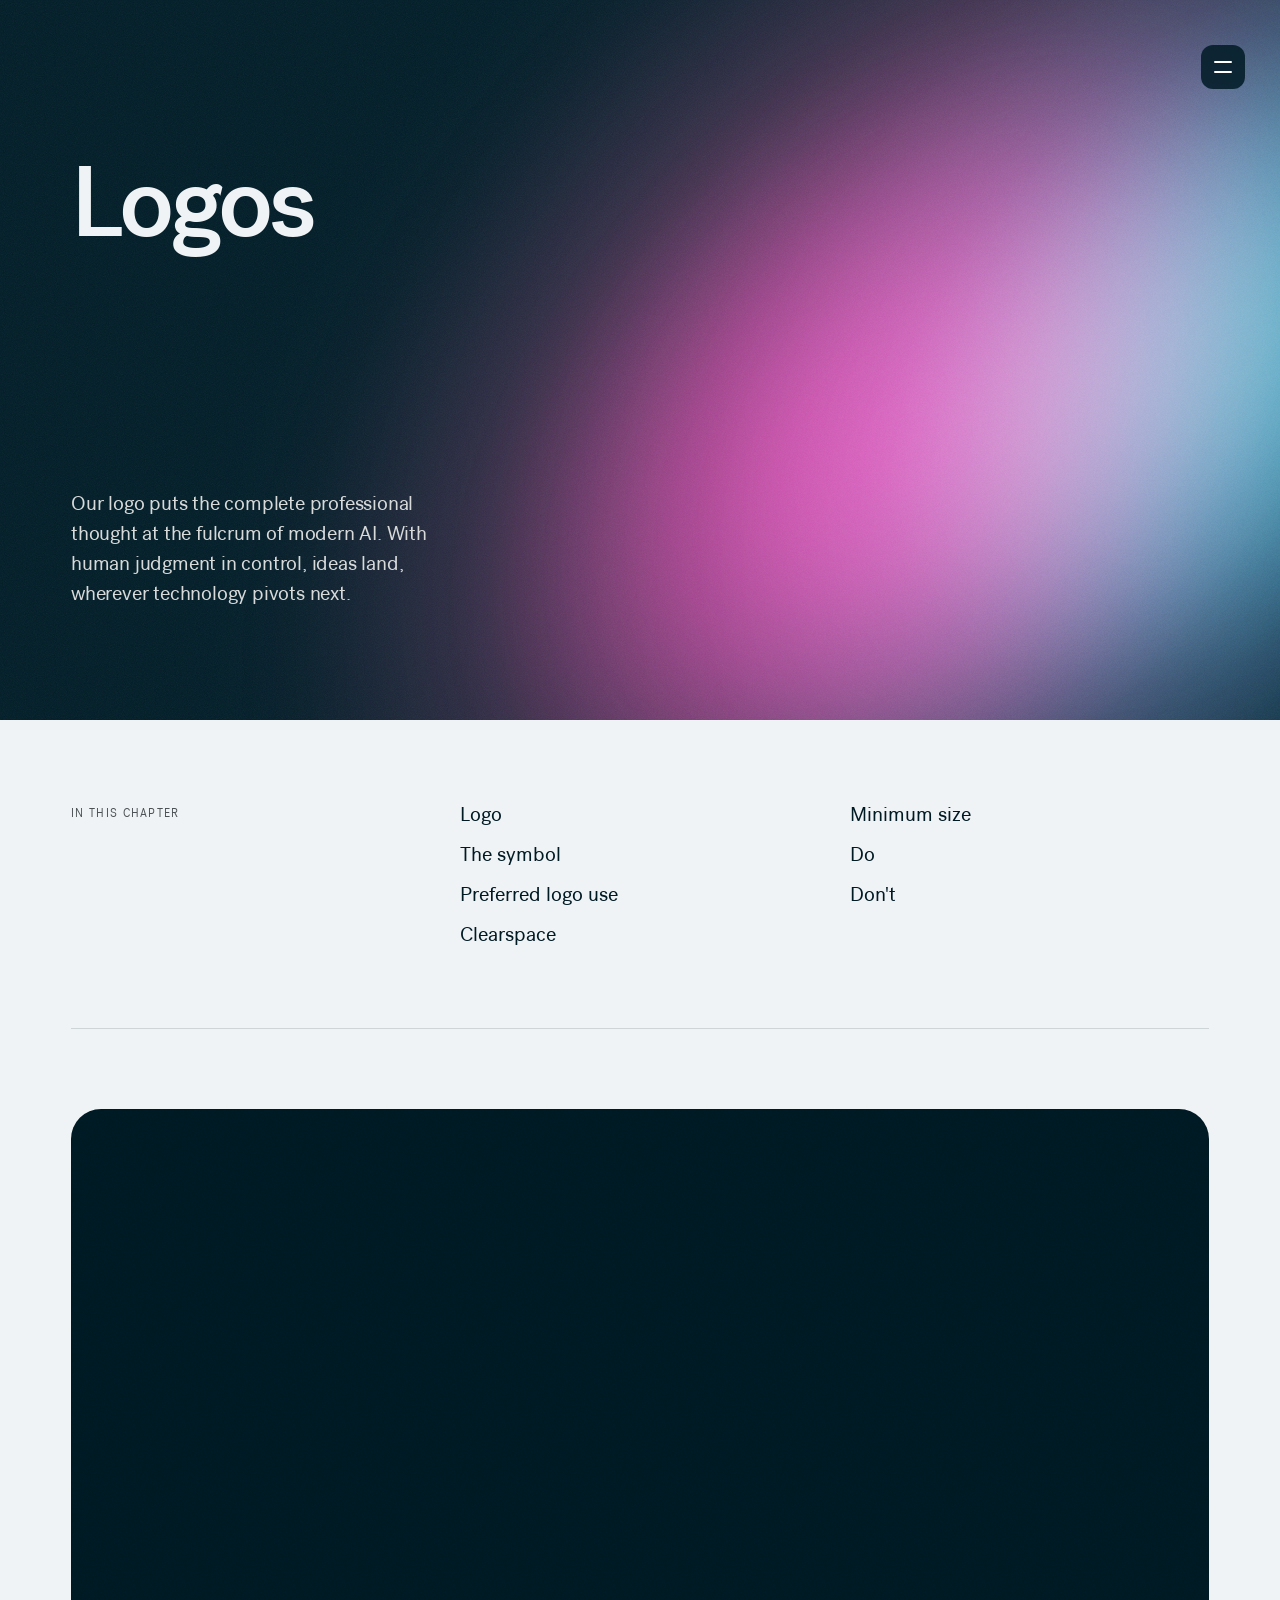
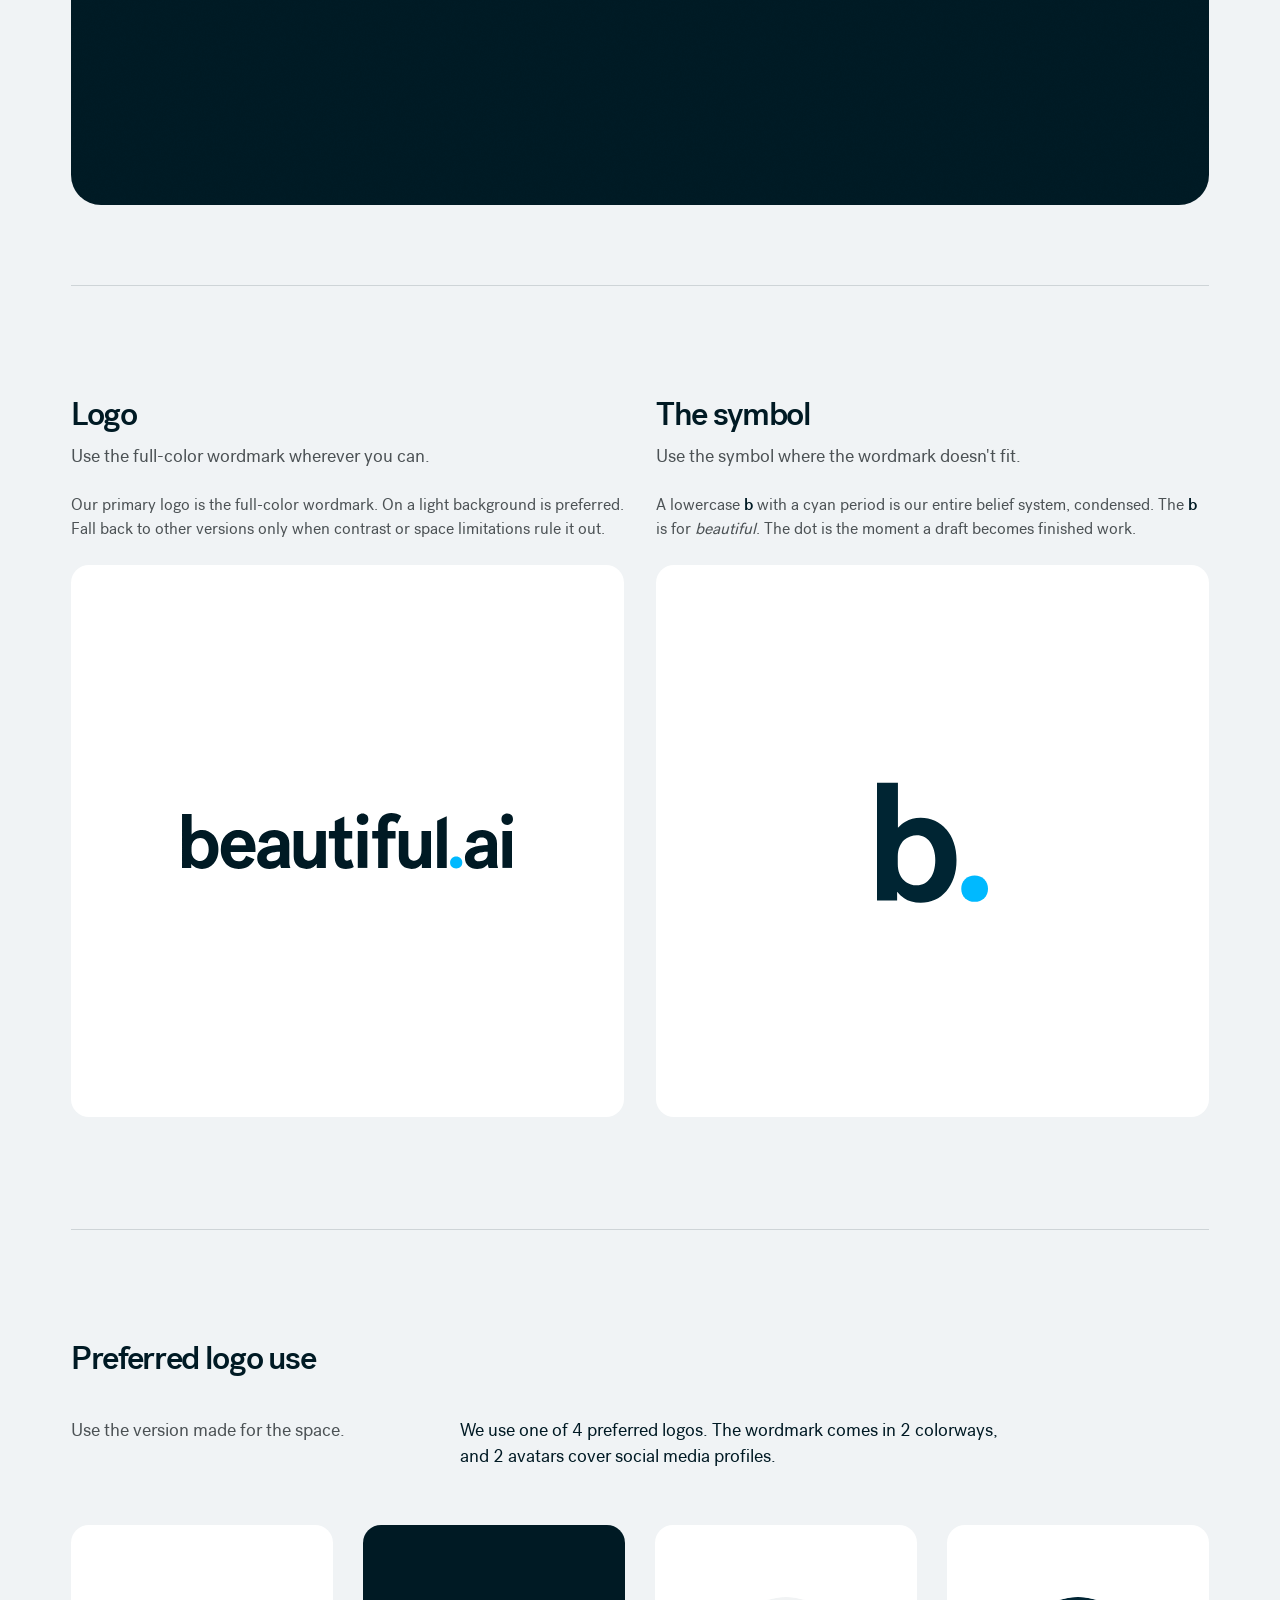
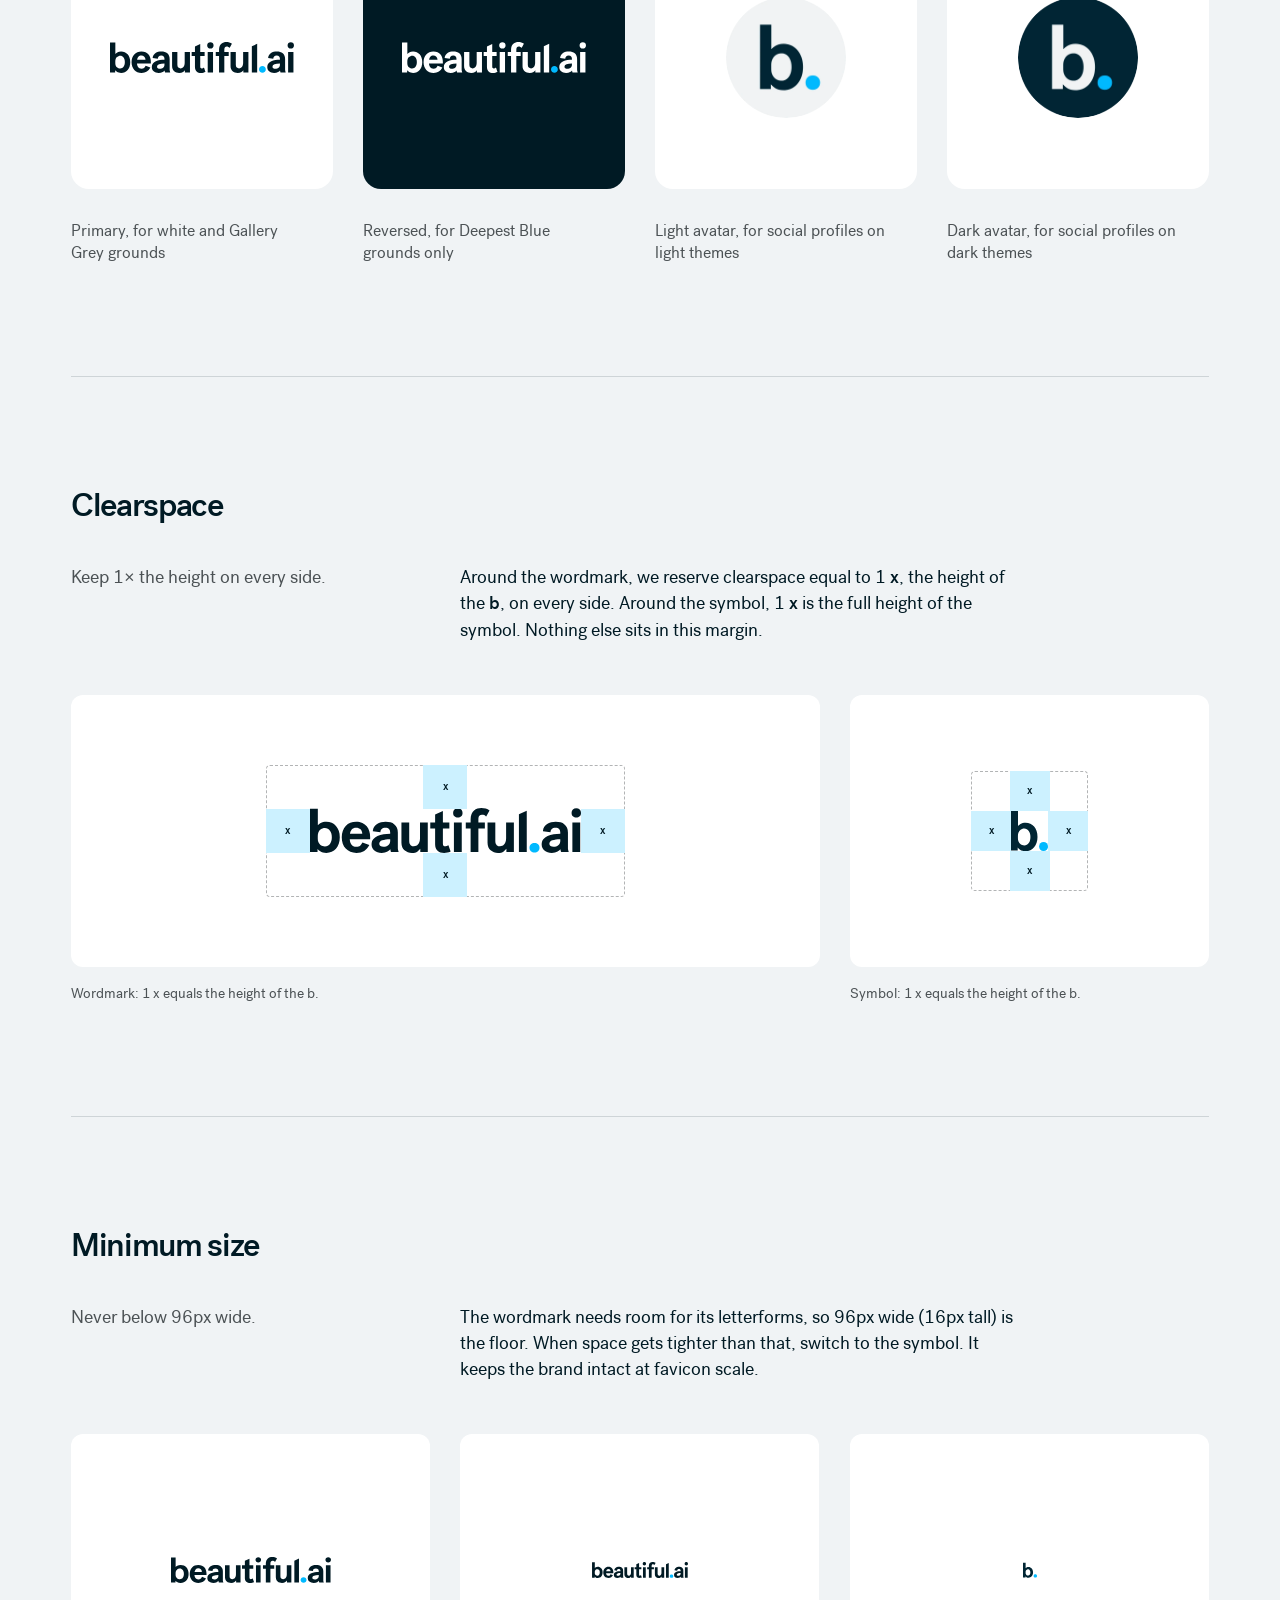
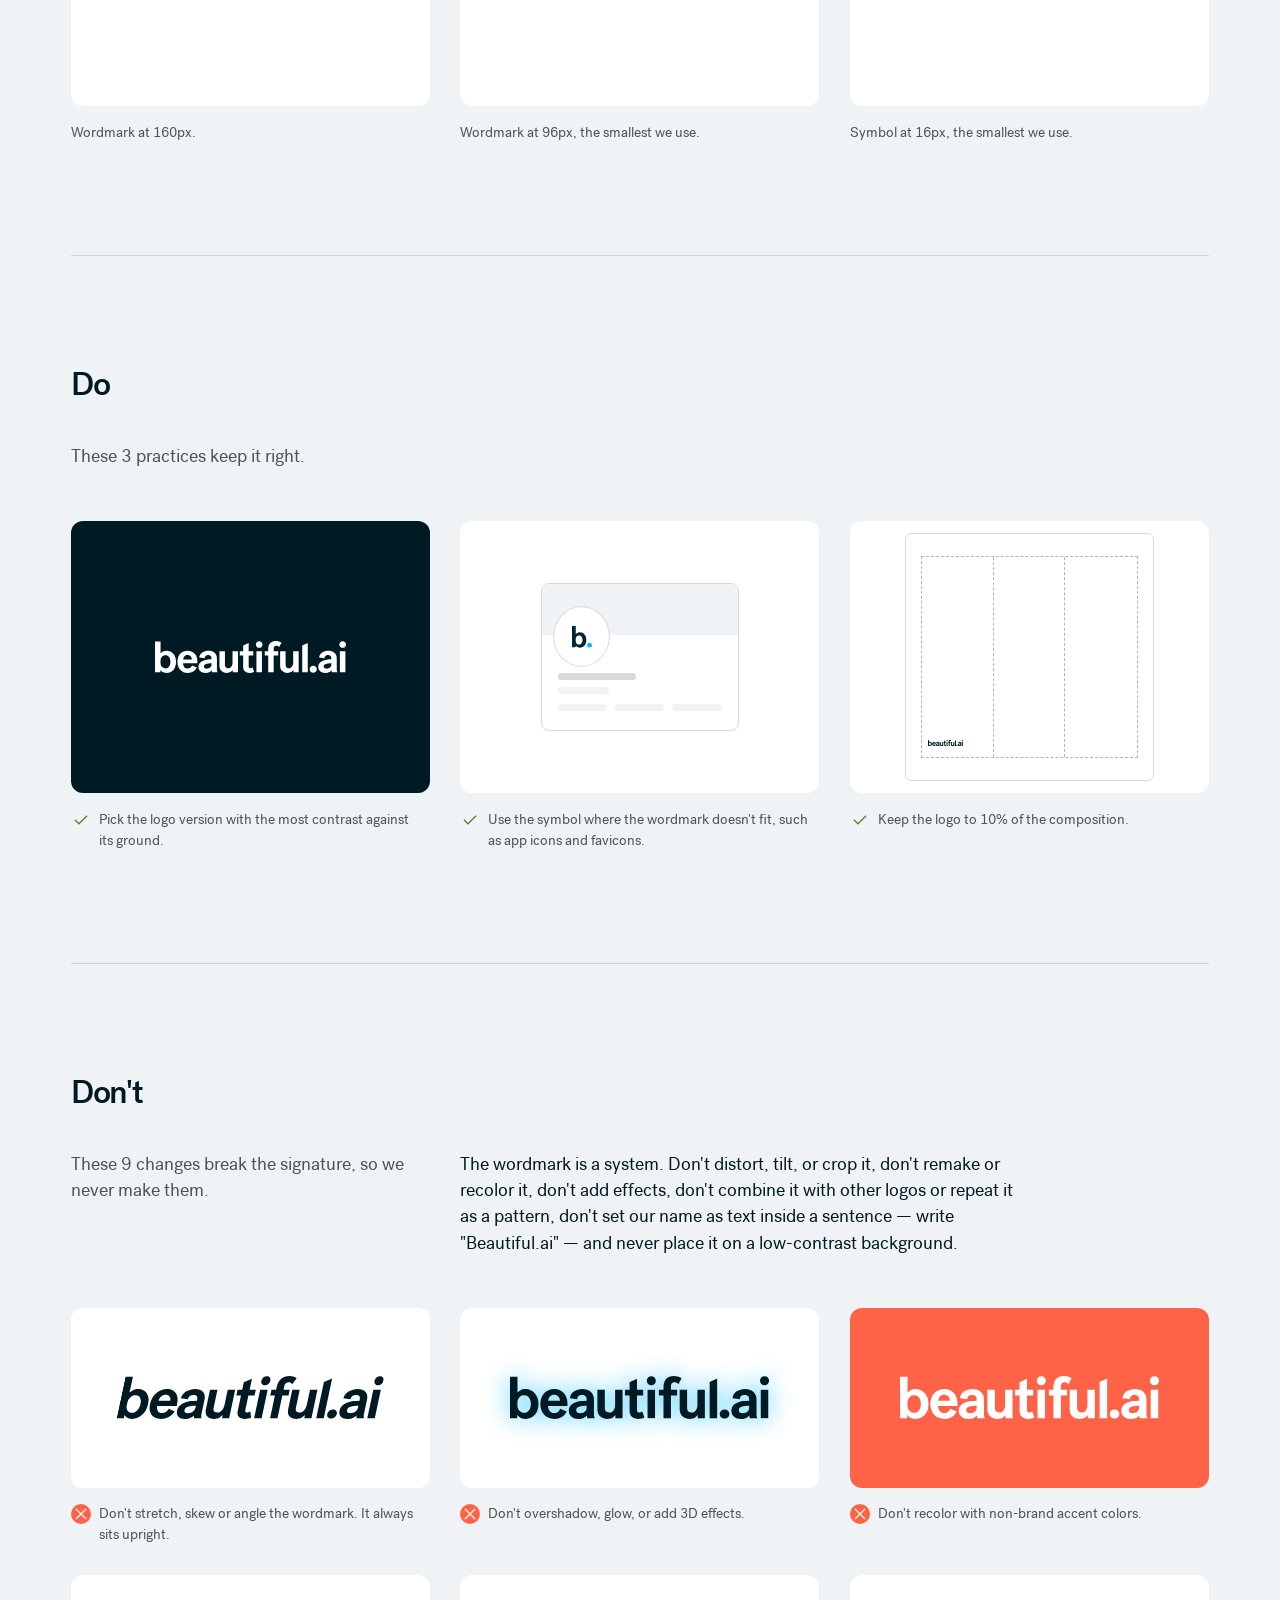
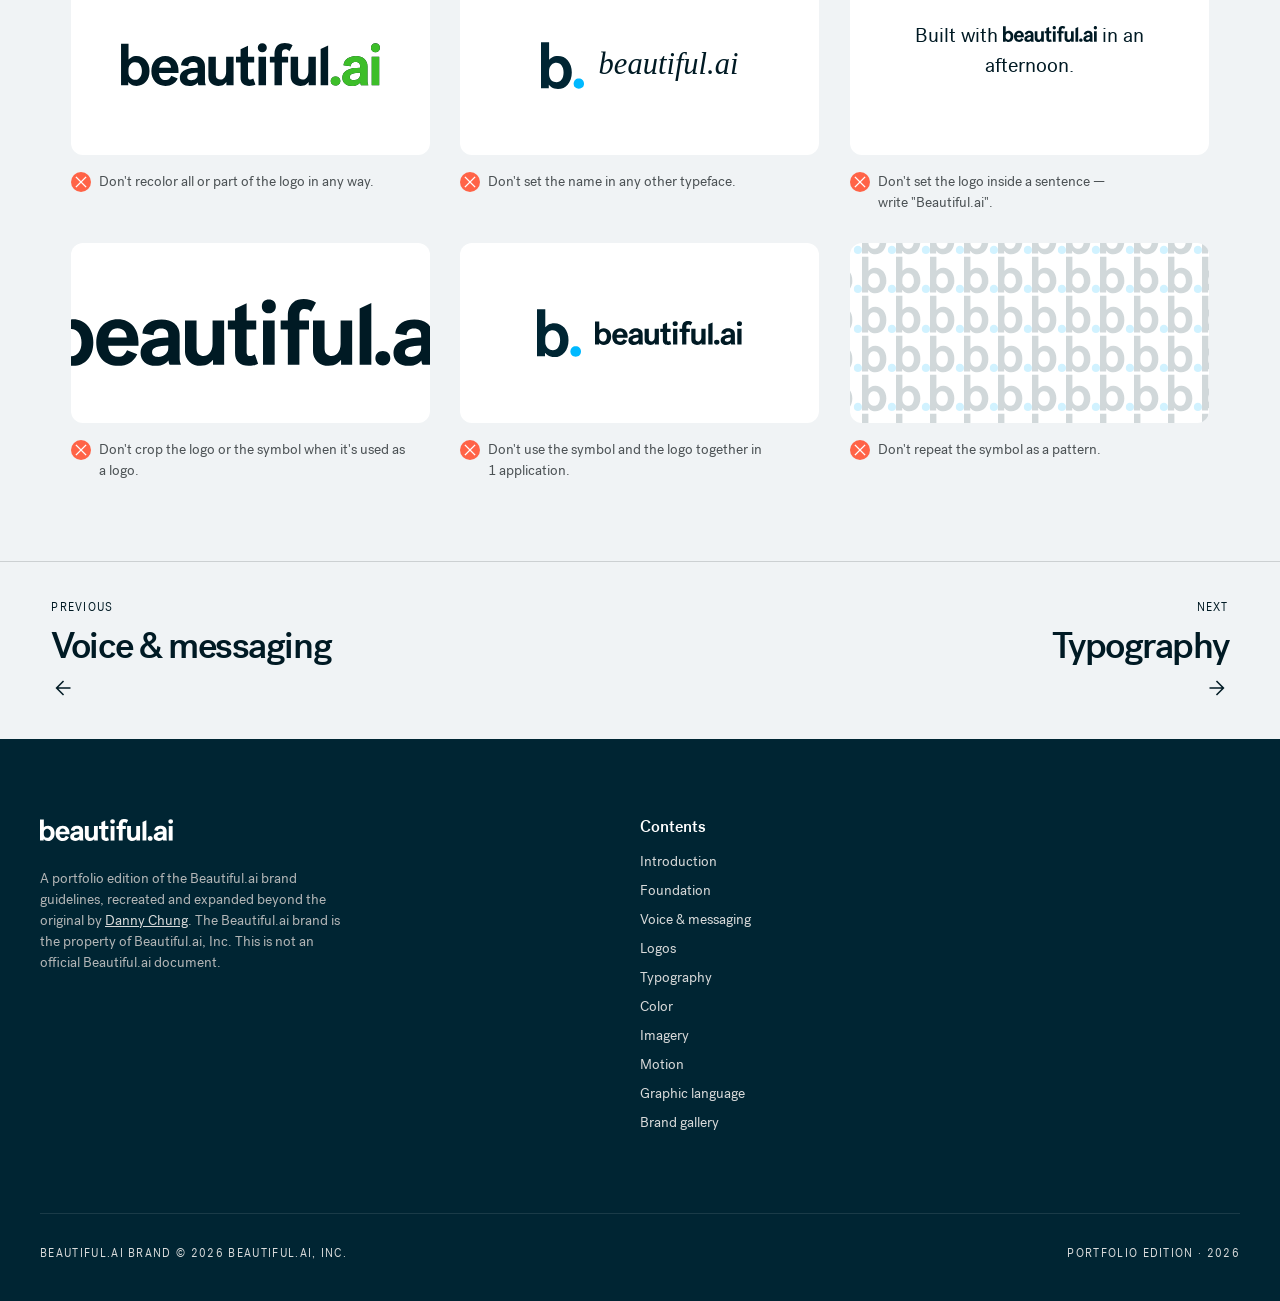
<file: beautifulai/02-logos.html>
<!DOCTYPE html>
<html lang="en">
<head>
<meta charset="UTF-8">
<meta name="viewport" content="width=device-width, initial-scale=1.0">
<title>Logos — Beautiful.ai Brand Guidelines</title>
<meta name="description" content="Guidance for setting the new standard for presentations at work.">
<meta property="og:type" content="website">
<meta property="og:title" content="Logos — Beautiful.ai Brand Guidelines">
<meta property="og:description" content="Guidance for setting the new standard for presentations at work.">
<meta property="og:url" content="https://guides.dannymade.com/beautifulai/02-logos.html">
<meta property="og:image" content="https://guides.dannymade.com/beautifulai/assets/og-image.jpg">
<meta property="og:image:width" content="1200">
<meta property="og:image:height" content="630">
<meta property="og:image:alt" content="Beautiful.ai Brand Guidelines cover">
<meta name="twitter:card" content="summary_large_image">
<meta name="twitter:image" content="https://guides.dannymade.com/beautifulai/assets/og-image.jpg">
<link rel="stylesheet" href="colors_and_type.css?v=213">
<link rel="stylesheet" href="styles.css?v=213">
<link rel="stylesheet" href="photography.css?v=200">
<link rel="stylesheet" href="white-ground.css?v=213">
<link rel="stylesheet" href="ds-restyle.css?v=310">
<link rel="stylesheet" href="https://fonts.googleapis.com/css2?family=Material+Symbols+Outlined:opsz,wght,FILL,GRAD@24,300,0,0">
<script src="image-slot.js?v=130"></script>
<template id="__bundler_thumbnail"><svg viewBox="0 0 120 120" xmlns="http://www.w3.org/2000/svg"><rect width="120" height="120" fill="#001A24"></rect><circle cx="30" cy="26" r="34" fill="#B4379B" opacity="0.85"></circle><text x="36" y="76" font-family="system-ui, sans-serif" font-size="38" font-weight="600" fill="#F0F3F5">b</text><text x="58" y="76" font-family="system-ui, sans-serif" font-size="38" font-weight="600" fill="#52D0FF">.</text></svg></template>
</head>
<body class="subpage">
<button class="nav-fab" aria-label="Toggle navigation" onclick="toggleNav()"><span class="fab-label">Contents</span><span class="nav-burger"><i></i><i></i></span></button>
<header class="sidenav collapsed">
  <nav>
    <a href="index.html">Introduction</a>
    <a href="01-foundation.html">Foundation</a>
    <a href="voice-messaging.html">Voice &amp; messaging</a>
    <a href="02-logos.html" class="active" aria-current="page">Logos</a>
    <a href="03-typography.html">Typography</a>
    <a href="04-color.html">Color</a>
    <a href="05-art-direction.html">Imagery</a>
    <a href="motion.html">Motion</a>
    <a href="brand-elements.html">Graphic language</a>
    <a href="06-brand-in-use.html">Brand gallery</a>
    <a class="nav-tool" href="prompt-builder.html" target="bai-prompt-builder" rel="noopener"><span class="material-symbols-outlined" aria-hidden="true">auto_awesome</span>Image prompt builder</a>
  </nav>
  <div class="nav-version">Portfolio edition · 2026</div>
</header>
<section class="section" id="logo" data-screen-label="09 Logos">
  <div class="chapter-hero"><div class="wrap"><div class="ch-head"><div><h2>Logos</h2></div></div></div></div>
  <div class="wrap">
    <div class="section-head">
      <p class="lede">Our logo puts the complete professional thought at the fulcrum of modern AI. With human judgment in control, ideas land, wherever technology pivots next.</p>
      
    </div>

    <figure class="logo-motion" style="position:relative;margin:0 0 var(--padding-section-medium);border-radius:var(--radius-xxl);overflow:hidden;background:var(--color-neutral-darkest)"><video src="assets/motion-logo-bumper-rose.mp4" autoplay muted loop playsinline preload="metadata" aria-label="Logo bumper animation" style="display:block;width:100%;aspect-ratio:1593/685;object-fit:cover;transform:scale(1.2)"></video></figure>

    <!-- Wordmark + symbol, 50/50 -->
    <div class="logo-pair">
      <div class="lp-col">
        <div class="sub-title"><h3>Logo</h3><p class="st-rule">Use the full-color wordmark wherever you can.</p></div>
        <p class="lp-body">Our primary logo is the full-color wordmark. On a light background is preferred. Fall back to other versions only when contrast or space limitations rule it out.</p>
        <div class="logo-stage cream lp-stage"><img src="assets/beautifulai-logo-color.svg?v=ds2" alt="Beautiful.ai wordmark" class="lp-wordmark"></div>
      </div>
      <div class="lp-col">
        <div class="sub-title"><h3>The symbol</h3><p class="st-rule">Use the symbol where the wordmark doesn't fit.</p></div>
        <p class="lp-body">A lowercase <strong style="color:var(--neutral-darkest)">b</strong> with a cyan period is our entire belief system, condensed. The <strong style="color:var(--neutral-darkest)">b</strong> is for <em class="accent">beautiful</em>. The dot is the moment a draft becomes finished work.</p>
        <div class="logo-stage lp-stage"><img src="assets/beautifulai-symbol-dark.svg?v=ds2" alt="Beautiful.ai symbol" class="symbol lp-symbol"></div>
      </div>
    </div>

    <!-- Variants grid -->
    <div class="sub-title st-row"><h3>Preferred logo use</h3><p class="st-rule">Use the version made for the space.</p><div class="st-body"><p>We use one of 4 preferred logos. The wordmark comes in 2 colorways, and 2 avatars cover social media profiles.</p></div></div>
    <div class="logo-variants">
      <figure>
        <div class="logo-stage cream" style="aspect-ratio:1;">
          <img src="assets/beautifulai-logo-color.svg?v=ds2" alt="" style="width:70%;max-height:30%;">
        </div>
        <figcaption>Primary, for white and Gallery Grey grounds</figcaption>
      </figure>
      <figure>
        <div class="logo-stage dark" style="aspect-ratio:1;">
          <img src="assets/beautifulai-logo-white-blue-dot.svg?v=ds2" alt="" style="width:70%;max-height:30%;">
        </div>
        <figcaption>Reversed, for Deepest Blue grounds only</figcaption>
      </figure>
      <figure>
        <div class="logo-stage cream" style="aspect-ratio:1;">
          <img src="assets/social-avatar-circle-light.webp?v=4" alt="" style="width:46%;height:auto;border-radius:50%">
        </div>
        <figcaption>Light avatar, for social profiles on light themes</figcaption>
      </figure>
      <figure>
        <div class="logo-stage cream" style="aspect-ratio:1;">
          <img src="assets/social-avatar-circle.webp?v=4" alt="" style="width:46%;height:auto;border-radius:50%">
        </div>
        <figcaption>Dark avatar, for social profiles on dark themes</figcaption>
      </figure>
    </div>

    <!-- Clearspace -->
    <div style="margin-top:96px">
      <div class="sub-title st-row"><h3>Clearspace</h3><p class="st-rule">Keep 1× the height on every side.</p><div class="st-body"><p>Around the wordmark, we reserve clearspace equal to 1&nbsp;<strong>x</strong>, the height of the <strong>b</strong>, on every side. Around the symbol, 1&nbsp;<strong>x</strong> is the full height of the symbol. Nothing else sits in this margin.</p></div></div>
      <div class="donts dos spec-grid" style="margin-top:32px">
        <div class="dont spec-wide">
          <div class="preview"><div class="csd-mark" style="--x:44px"><span class="csd-box"></span><span class="csd-x csd-t">x</span><span class="csd-x csd-b">x</span><span class="csd-x csd-l">x</span><span class="csd-x csd-r">x</span><img src="assets/beautifulai-logo-color.svg?v=ds2" alt="" style="height:var(--x);width:auto;max-width:none;max-height:none;display:block"></div></div>
          <div class="label">Wordmark: 1 x equals the height of the b.</div>
        </div>
        <div class="dont">
          <div class="preview"><div class="csd-mark" style="--x:40px"><span class="csd-box"></span><span class="csd-x csd-t">x</span><span class="csd-x csd-b">x</span><span class="csd-x csd-l">x</span><span class="csd-x csd-r">x</span><img src="assets/beautifulai-symbol-dark.svg?v=ds2" alt="" style="height:var(--x);width:auto;max-width:none;max-height:none;display:block"></div></div>
          <div class="label">Symbol: 1 x equals the height of the b.</div>
        </div>
      </div>
    </div>

    <!-- Minimum size -->
    <div style="margin-top:96px">
      <div class="sub-title st-row"><h3>Minimum size</h3><p class="st-rule">Never below 96px wide.</p><div class="st-body"><p>The wordmark needs room for its letterforms, so 96px wide (16px tall) is the floor. When space gets tighter than that, switch to the symbol. It keeps the brand intact at favicon scale.</p></div></div>
      <div class="donts dos spec-grid" style="margin-top:32px">
        <div class="dont">
          <div class="preview"><img src="assets/beautifulai-logo-color.svg?v=ds2" alt="" style="width:160px;height:auto;max-width:none"></div>
          <div class="label">Wordmark at 160px.</div>
        </div>
        <div class="dont">
          <div class="preview"><img src="assets/beautifulai-logo-color.svg?v=ds2" alt="" style="width:96px;height:auto;max-width:none"></div>
          <div class="label">Wordmark at 96px, the smallest we use.</div>
        </div>
        <div class="dont">
          <div class="preview"><img src="assets/beautifulai-symbol-dark.svg?v=ds2" alt="" class="min-size-sym" style="height:16px;width:auto;max-width:none"></div>
          <div class="label">Symbol at 16px, the smallest we use.</div>
        </div>
      </div>
    </div>

    <!-- Dos -->
    <div style="margin-top:96px">
      <div class="sub-title st-row"><h3>Do</h3><p class="st-rule">These 3 practices keep it right.</p></div>
      <div class="donts dos do-rules" style="margin-top:32px">
        <div class="dont do">
          <div class="preview" style="background:var(--color-neutral-darkest)"><img src="assets/beautifulai-logo-white.svg?v=ds2" alt=""></div>
          <div class="label"><span class="x material-symbols-outlined" aria-hidden="true">check</span>Pick the logo version with the most contrast against its ground.</div>
        </div>
        <div class="dont do">
          <div class="preview"><span class="do-profile" aria-hidden="true"><span class="dp-cover"></span><span class="dp-avatar"><img src="assets/beautifulai-symbol-dark.svg?v=ds2" alt=""></span><span class="dp-bar dp-name"></span><span class="dp-bar dp-handle"></span><span class="dp-row"><span class="dp-bar"></span><span class="dp-bar"></span><span class="dp-bar"></span></span></span></div>
          <div class="label"><span class="x material-symbols-outlined" aria-hidden="true">check</span>Use the symbol where the wordmark doesn't fit, such as app icons and favicons.</div>
        </div>
        <div class="dont do">
          <div class="preview"><span class="do-slide"><span class="ds-margin" aria-hidden="true"><span></span><span></span></span><img src="assets/beautifulai-logo-black.svg?v=ds2" alt=""></span></div>
          <div class="label"><span class="x material-symbols-outlined" aria-hidden="true">check</span>Keep the logo to 10% of the composition.</div>
        </div>
      </div>
    </div>

    <!-- Don'ts -->
    <div style="margin-top:96px">
      <div class="sub-title st-row"><h3>Don't</h3><p class="st-rule">These 9 changes break the signature, so we never make them.</p><div class="st-body"><p>The wordmark is a system. Don't distort, tilt, or crop it, don't
        remake or recolor it, don't add effects, don't combine it with other
        logos or repeat it as a pattern, don't set our name as text inside a sentence — write
        "Beautiful.ai" — and never place it on a low-contrast background.</p></div></div>

      <div class="donts">
        <div class="dont">
          <div class="preview"><img src="assets/beautifulai-logo-black.svg?v=ds2" alt="" style="transform:skewX(-12deg)"></div>
          <div class="label"><span class="x material-symbols-outlined" aria-hidden="true">close</span>Don't stretch, skew or angle the wordmark. It always sits upright.</div>
        </div>
        <div class="dont">
          <div class="preview"><img src="assets/beautifulai-logo-black.svg?v=ds2" alt="" style="filter:drop-shadow(0 0 12px color-mix(in oklch,var(--color-blue) 70%,transparent))"></div>
          <div class="label"><span class="x material-symbols-outlined" aria-hidden="true">close</span>Don't overshadow, glow, or add 3D effects.</div>
        </div>
        <div class="dont">
          <div class="preview" style="background:var(--color-orange);padding:32px"><img src="assets/beautifulai-logo-white.svg?v=ds2" alt=""></div>
          <div class="label"><span class="x material-symbols-outlined" aria-hidden="true">close</span>Don't recolor with non-brand accent colors.</div>
        </div>
        <div class="dont">
          <div class="preview"><span style="position:relative;display:block;width:60%;aspect-ratio:1200/199;flex:none"><img src="assets/beautifulai-logo-black.svg?v=ds2" alt="" style="position:absolute;inset:0;width:100%;height:100%;max-width:none;max-height:none"><span aria-hidden="true" style="position:absolute;inset:0;clip-path:inset(0 0 0 80.4%);background:#3DBE29;-webkit-mask:url(assets/beautifulai-logo-black.svg?v=ds2) center/100% 100% no-repeat;mask:url(assets/beautifulai-logo-black.svg?v=ds2) center/100% 100% no-repeat"></span></span></div>
          <div class="label"><span class="x material-symbols-outlined" aria-hidden="true">close</span>Don't recolor all or part of the logo in any way.</div>
        </div>
        <div class="dont">
          <div class="preview" style="display:flex;align-items:center;gap:16px"><img src="assets/beautifulai-symbol-dark.svg?v=ds2" alt="" style="height:60px"><span style="font-family:Georgia,serif;font-style:italic;font-size:32px;color:var(--neutral-darkest)">beautiful.ai</span></div>
          <div class="label"><span class="x material-symbols-outlined" aria-hidden="true">close</span>Don't set the name in any other typeface.</div>
        </div>
        <div class="dont">
          <div class="preview"><span style="font-size:var(--text-body-l,1.125rem);line-height:1.5;color:var(--neutral-darkest);max-width:24ch;text-align:center;width:311px;height:90px">Built with <img src="assets/beautifulai-logo-black.svg?v=ds2" alt="" style="height:15px;vertical-align:baseline"> in an afternoon.</span></div>
          <div class="label"><span class="x material-symbols-outlined" aria-hidden="true">close</span>Don't set the logo inside a sentence — write "Beautiful.ai".</div>
        </div>
        <div class="dont">
          <div class="preview" style="overflow:hidden;align-items:center;justify-content:center;padding:0"><img src="assets/beautifulai-logo-black.svg?v=ds2" alt="" style="flex:none;width:112%!important;max-width:none!important;max-height:none!important;height:auto!important"></div>
          <div class="label"><span class="x material-symbols-outlined" aria-hidden="true">close</span>Don't crop the logo or the symbol when it's used as a logo.</div>
        </div>
        <div class="dont">
          <div class="preview" style="gap:14px"><img src="assets/beautifulai-symbol-dark.svg?v=ds2" alt="" style="height:30px;width:auto;max-width:none"><img src="assets/beautifulai-logo-black.svg?v=ds2" alt="" style="width:46%;height:auto;max-width:none"></div>
          <div class="label"><span class="x material-symbols-outlined" aria-hidden="true">close</span>Don't use the symbol and the logo together in 1 application.</div>
        </div>
        <div class="dont">
          <div class="preview" style="position:relative;overflow:hidden;padding:0"><span aria-hidden="true" style="position:absolute;inset:0;background:url(assets/beautifulai-symbol-dark.svg?v=ds2) 12px 12px/34px auto repeat;opacity:.18"></span></div>
          <div class="label"><span class="x material-symbols-outlined" aria-hidden="true">close</span>Don't repeat the symbol as a pattern.</div>
        </div>
      </div>
    </div>

  </div>
</section>

<!-- ════════════════════════════════════════════════
     COLOR
     ════════════════════════════════════════════════ -->

<nav class="chapter-nav" aria-label="Chapter navigation">
  <a class="cn-cell cn-prev" href="voice-messaging.html">
    <span class="cn-dir">Previous</span>
    <span class="cn-title">Voice &amp; messaging</span>
    <span class="cn-arrow material-symbols-outlined" aria-hidden="true">arrow_back</span>
  </a>
  <a class="cn-cell cn-next" href="03-typography.html">
    <span class="cn-dir">Next</span>
    <span class="cn-title">Typography</span>
    <span class="cn-arrow material-symbols-outlined" aria-hidden="true">arrow_forward</span>
  </a>
</nav>
<footer class="footer" data-screen-label="16 Footer">
  <div class="footer-grid">
    <div>
      <img src="assets/beautifulai-logo-white.svg?v=ds2" alt="Beautiful.ai" style="height:22px;margin-bottom:20px">
      <p style="font-size:var(--text-body-s,0.875rem);color:var(--neutral-light);max-width:38ch;margin:0">
        A portfolio edition of the Beautiful.ai brand guidelines, recreated and
        expanded beyond the original by <a href="https://dannymade.com" target="_blank" rel="noopener">Danny Chung</a>. The Beautiful.ai brand is the property of
        Beautiful.ai, Inc. This is not an official Beautiful.ai document.
      </p>
    </div>
    <div>
      <h5>Contents</h5>
      <ul>
        <li><a href="index.html">Introduction</a></li>
        <li><a href="01-foundation.html">Foundation</a></li>
        <li><a href="voice-messaging.html">Voice &amp; messaging</a></li>
        <li><a href="02-logos.html">Logos</a></li>
        <li><a href="03-typography.html">Typography</a></li>
        <li><a href="04-color.html">Color</a></li>
        <li><a href="05-art-direction.html">Imagery</a></li>
        <li><a href="motion.html">Motion</a></li>
        <li><a href="brand-elements.html">Graphic language</a></li>
        <li><a href="06-brand-in-use.html">Brand gallery</a></li>
      </ul>
    </div>
  </div>
  <div class="footer-bottom">
    <span>Beautiful.ai brand © 2026 Beautiful.ai, Inc.</span>
    <span>Portfolio edition · 2026</span>
  </div>
</footer>
<script src="site.js?v=151"></script>

<script src="ch-spots.js?v=24"></script>
<script src="rhythm.js?v=13"></script>
<script src="site-reveal.js?v=1"></script>
<script>window.COPY_EDITS = /*EDITMODE-BEGIN*/{}/*EDITMODE-END*/;</script>
<script src="copy-edit.js?v=2" defer></script>
<style>#logo .dont .preview img.min-size-sym{height:16px!important}</style>
</body>
</html>
</file>
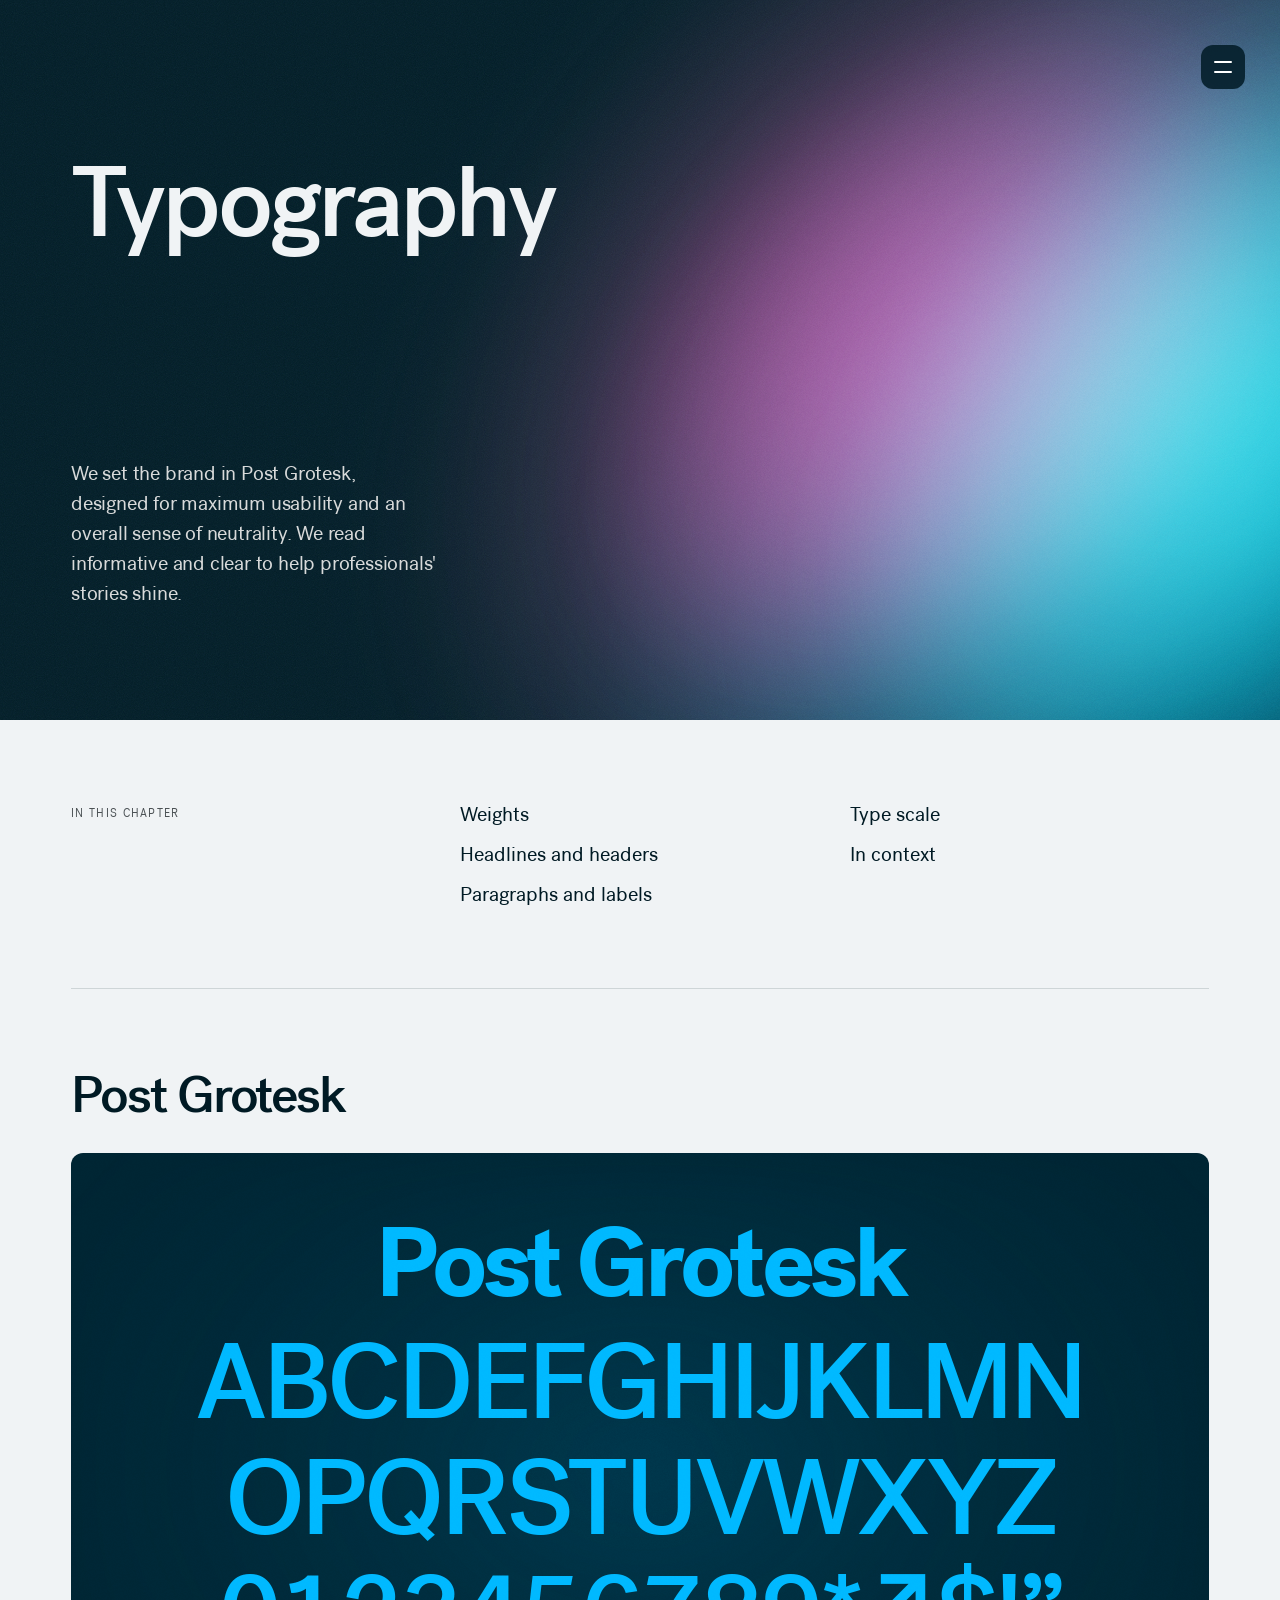
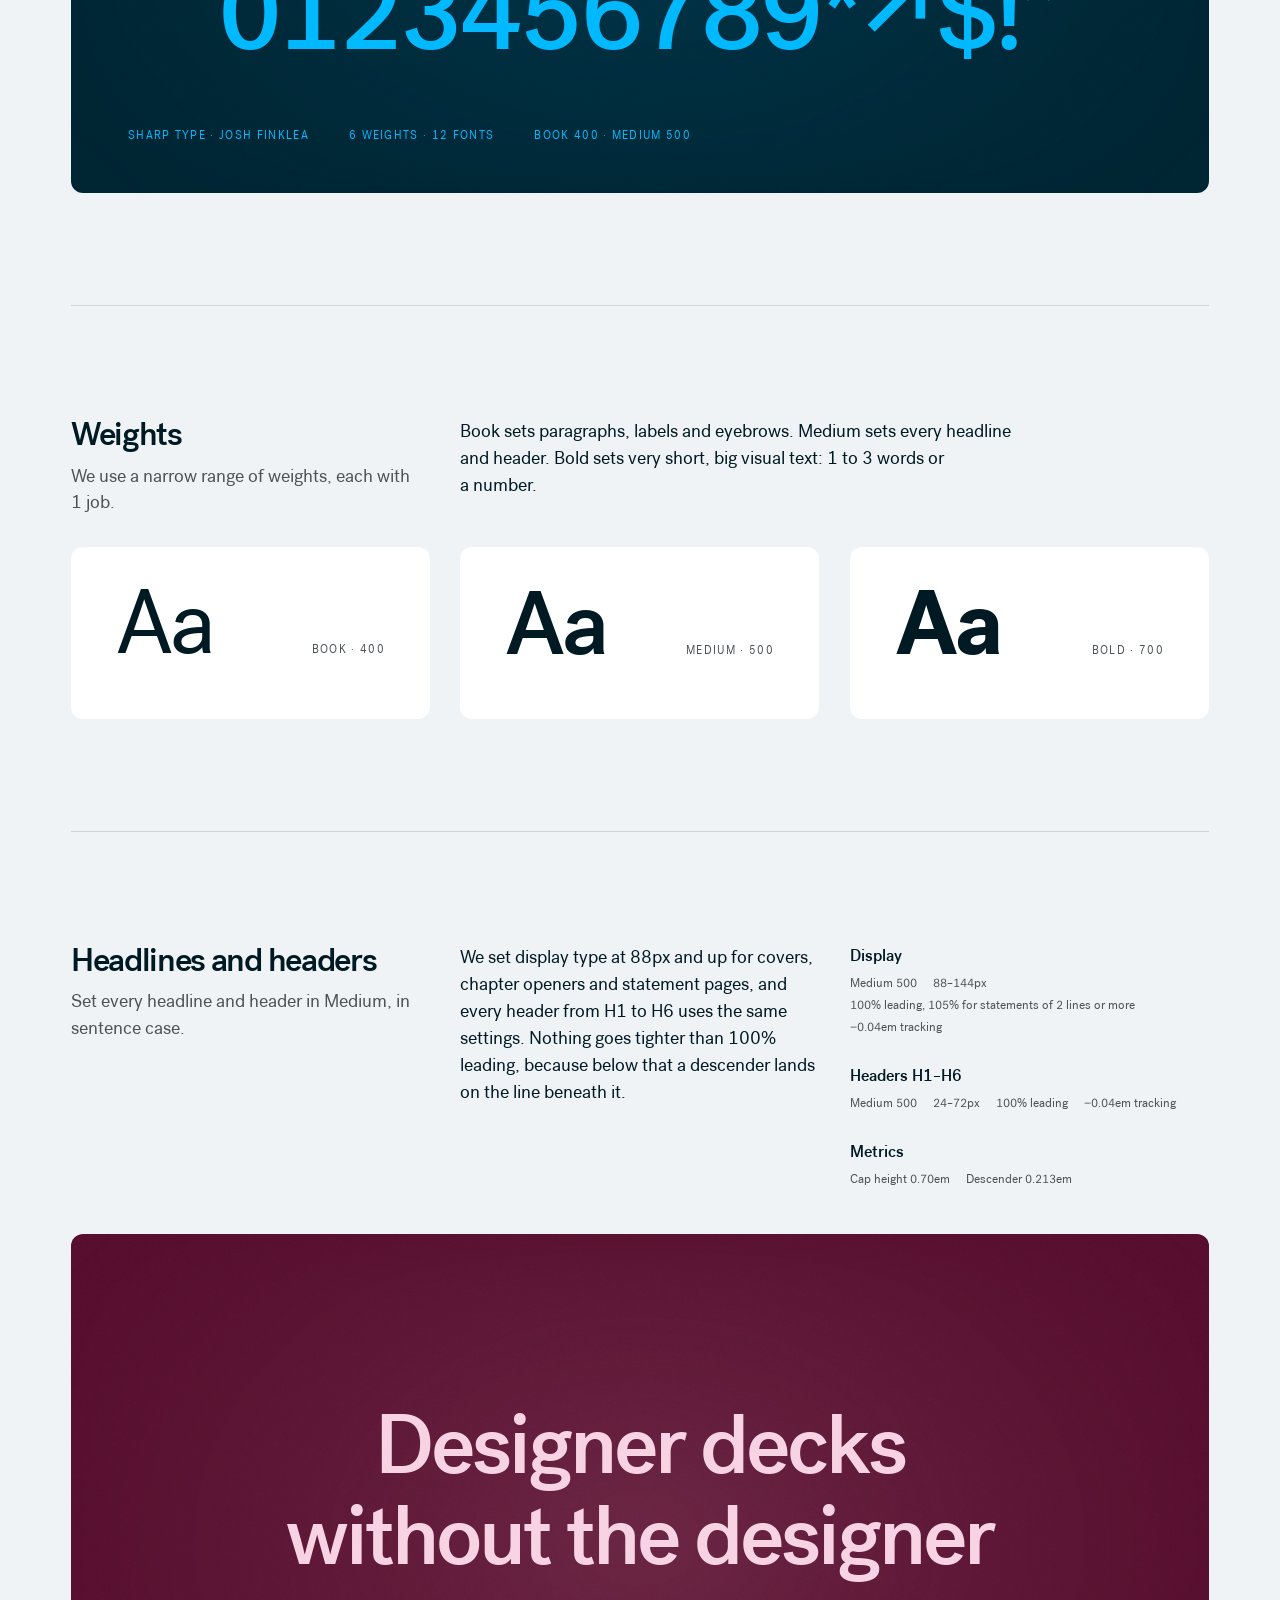
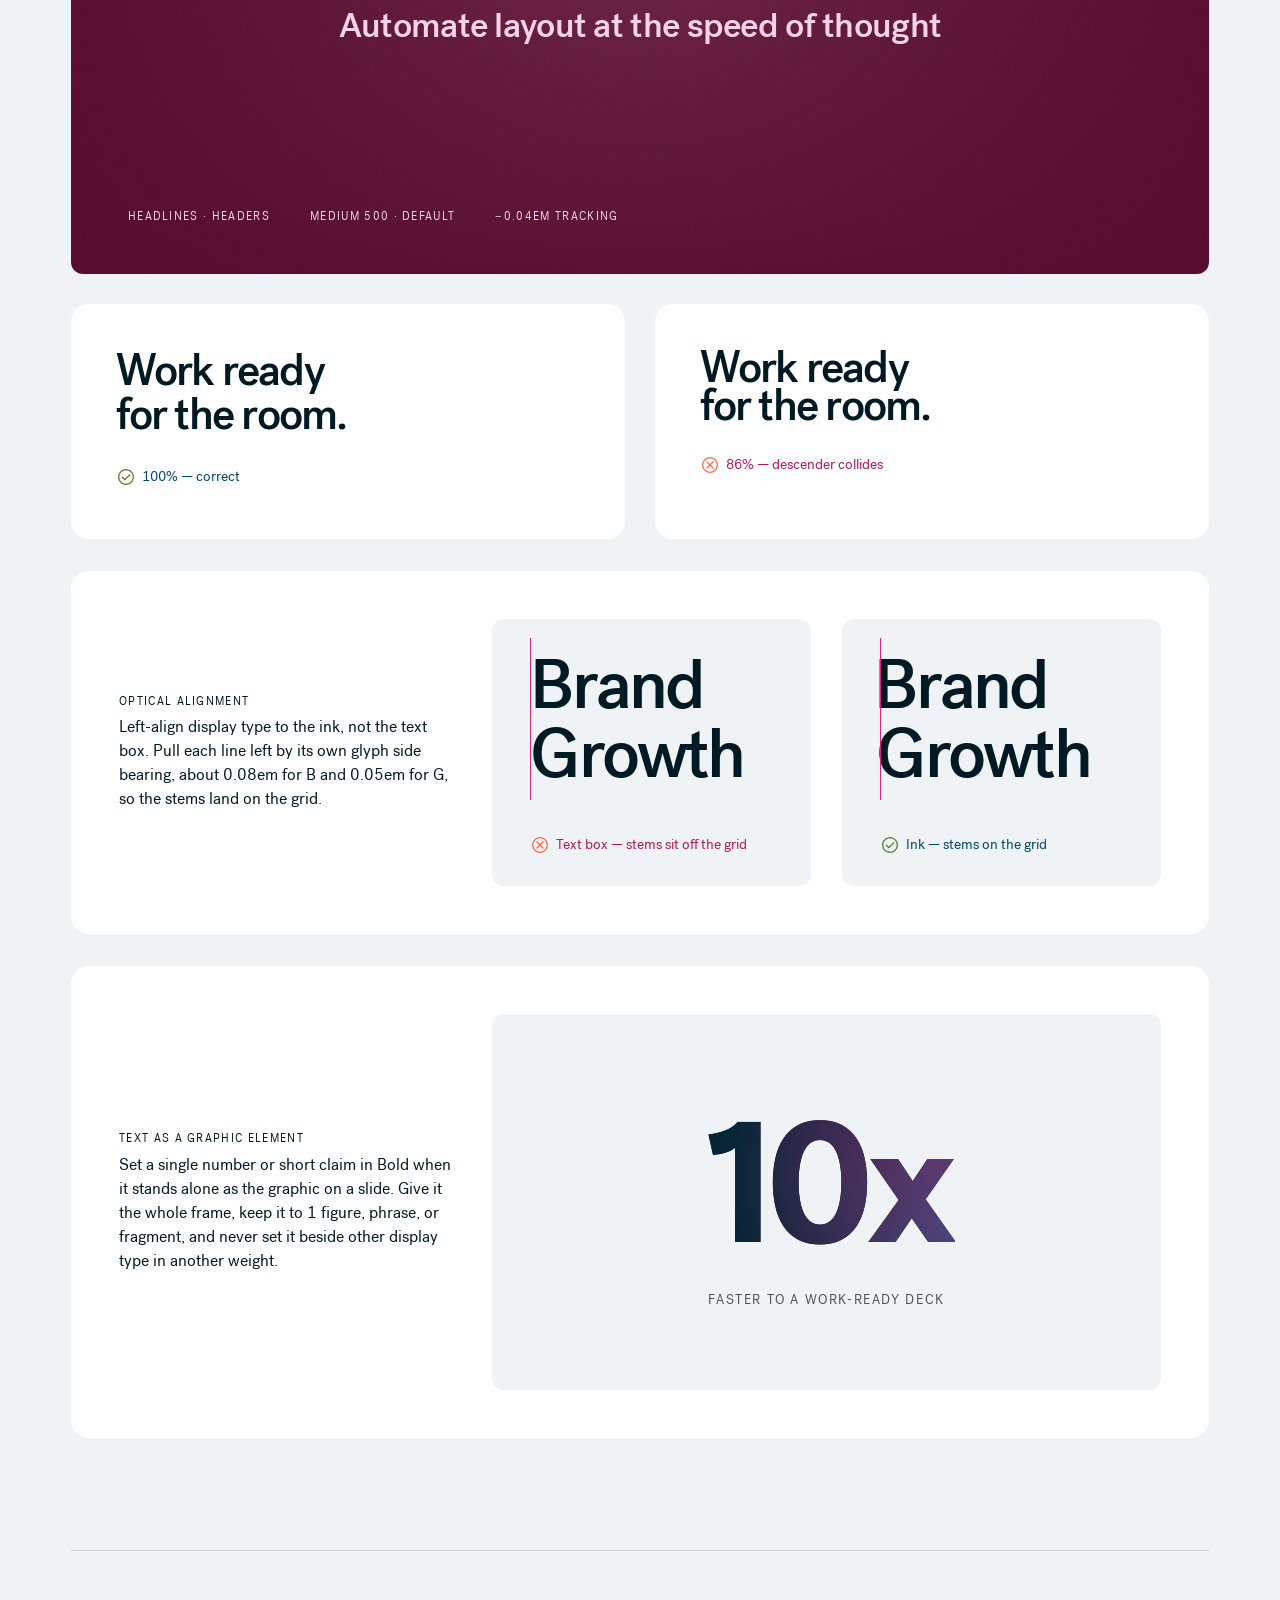
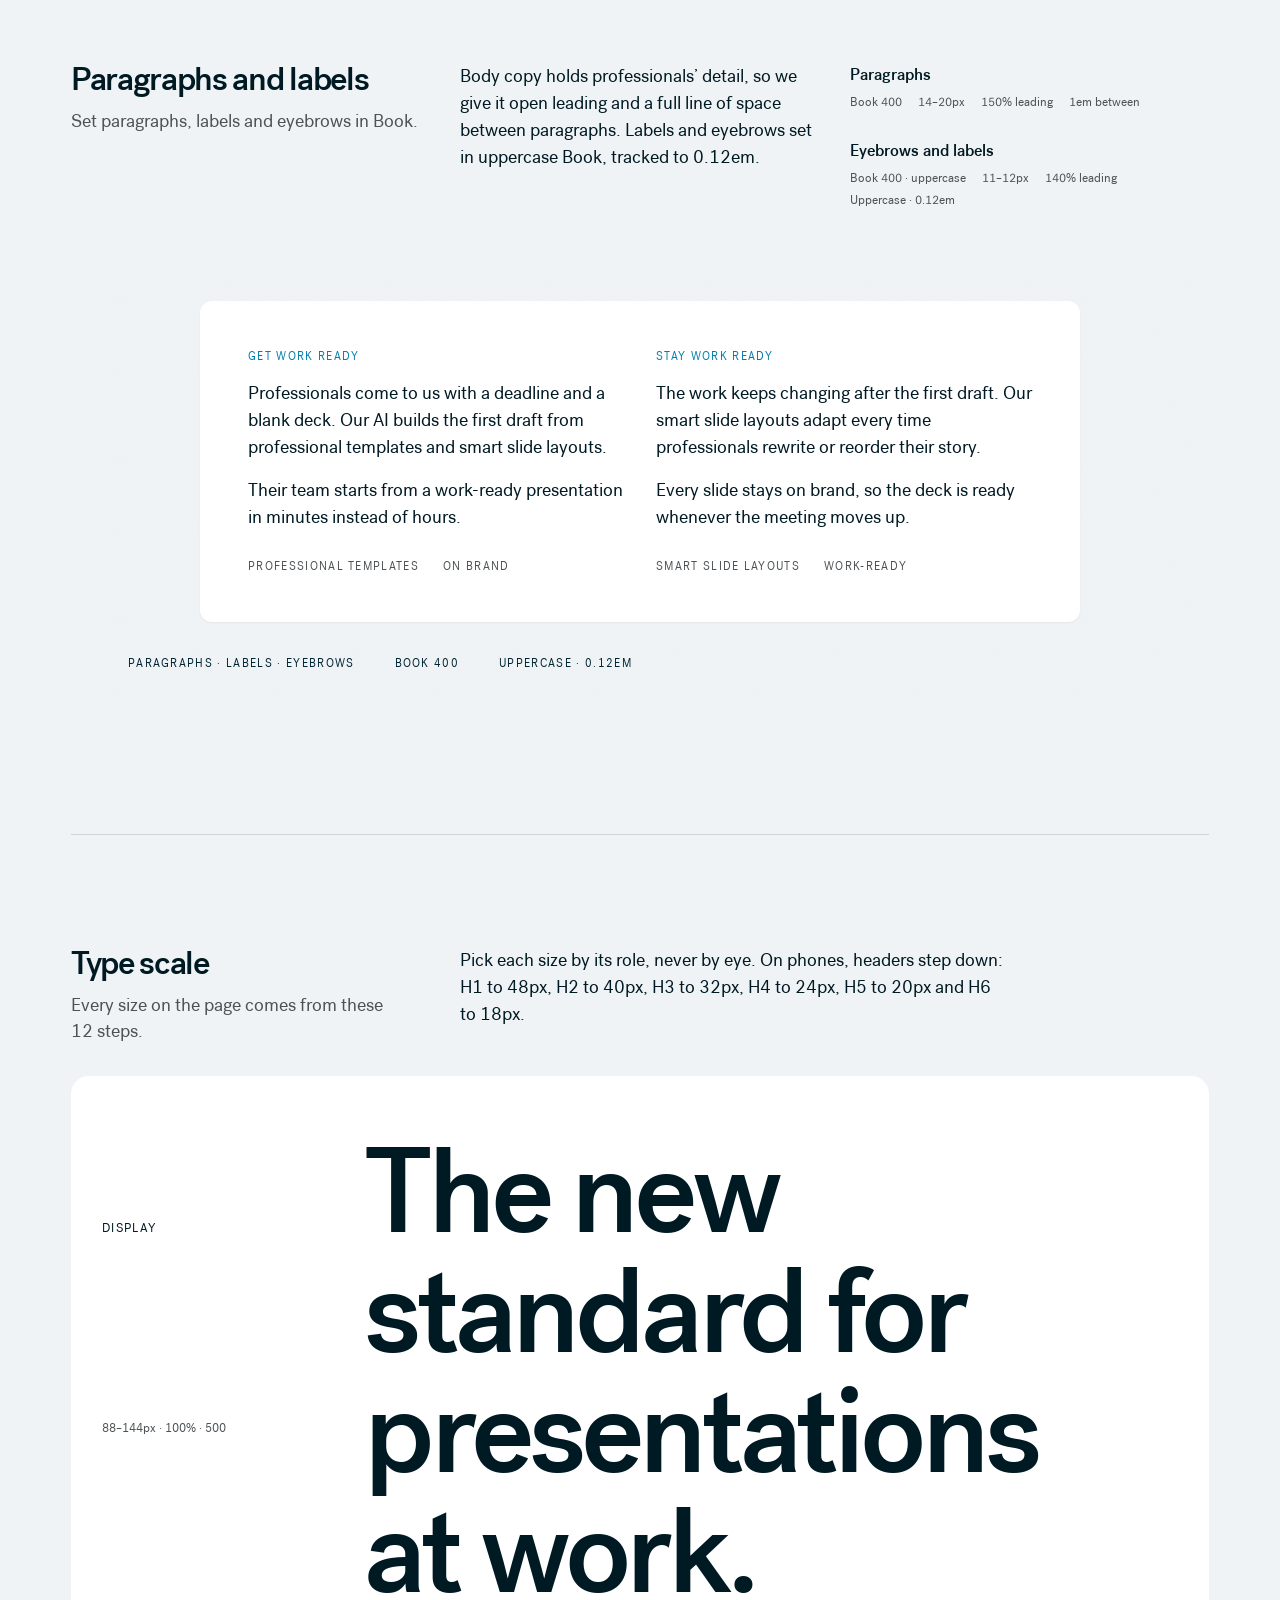
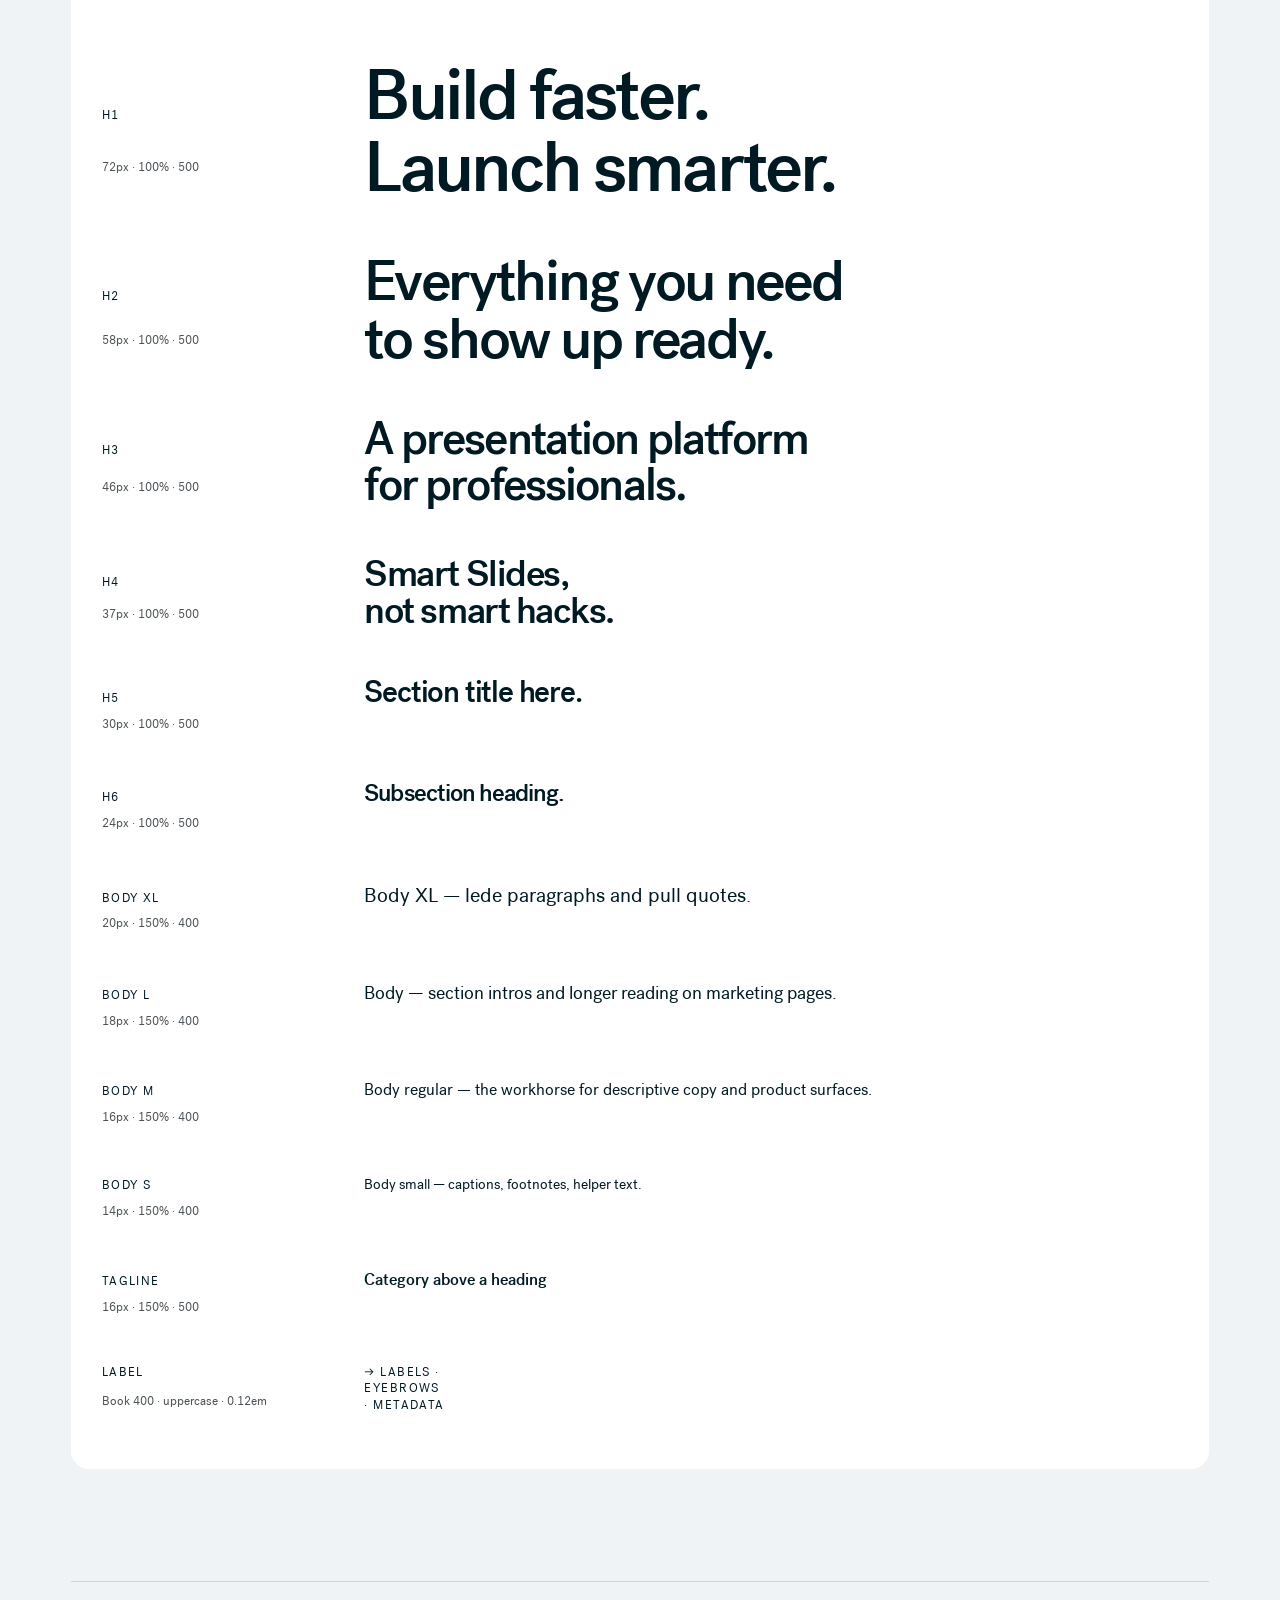
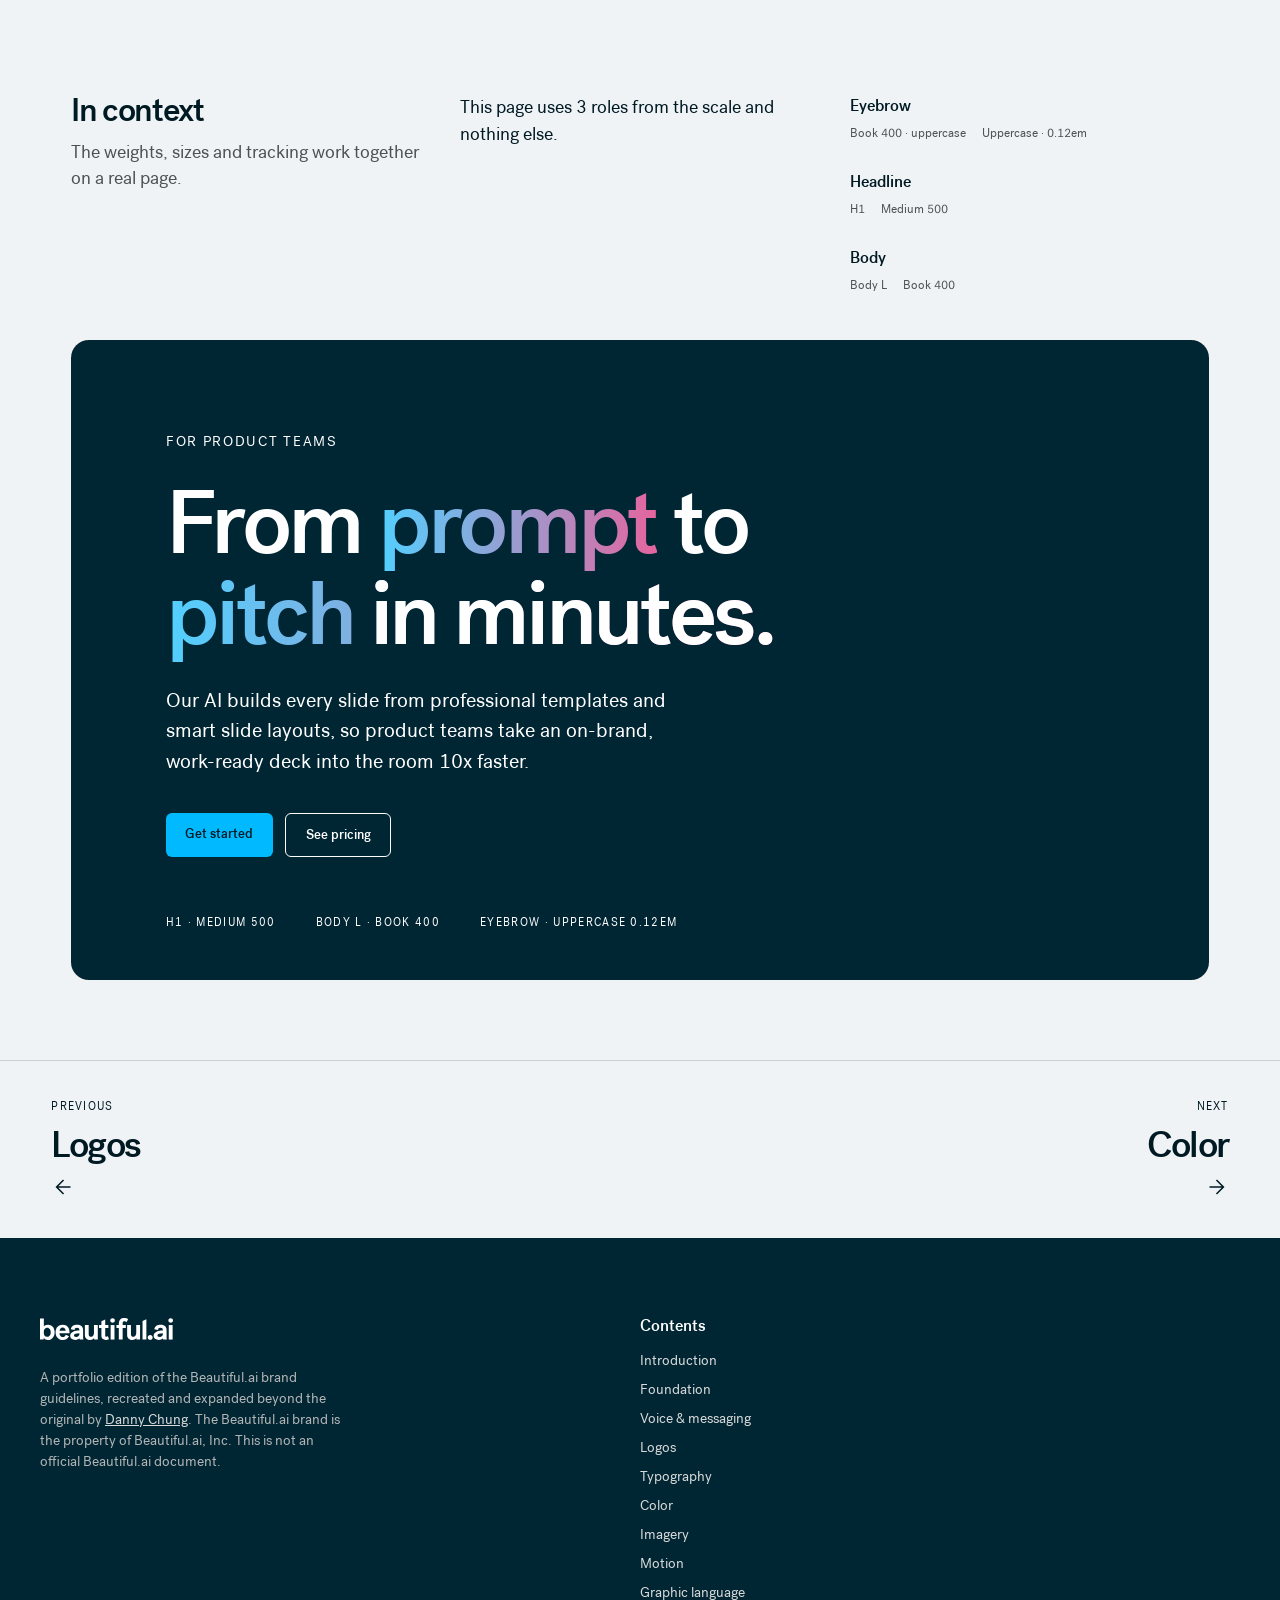
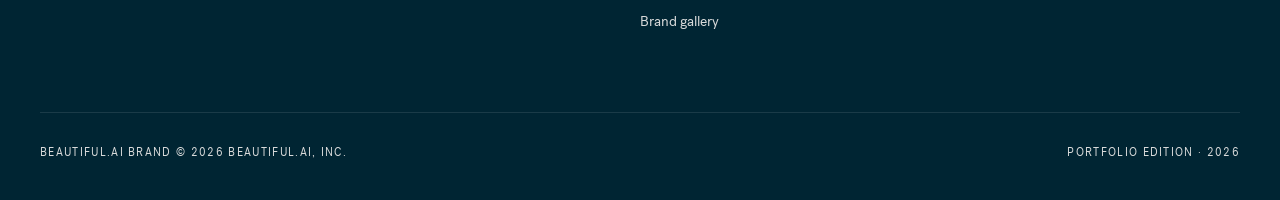
<file: beautifulai/03-typography.html>
<!DOCTYPE html>
<html lang="en">
<head>
<meta charset="UTF-8">
<meta name="viewport" content="width=device-width, initial-scale=1.0">
<title>Typography — Beautiful.ai Brand Guidelines</title>
<meta name="description" content="Guidance for setting the new standard for presentations at work.">
<meta property="og:type" content="website">
<meta property="og:title" content="Typography — Beautiful.ai Brand Guidelines">
<meta property="og:description" content="Guidance for setting the new standard for presentations at work.">
<meta property="og:url" content="https://guides.dannymade.com/beautifulai/03-typography.html">
<meta property="og:image" content="https://guides.dannymade.com/beautifulai/assets/og-image.jpg">
<meta property="og:image:width" content="1200">
<meta property="og:image:height" content="630">
<meta property="og:image:alt" content="Beautiful.ai Brand Guidelines cover">
<meta name="twitter:card" content="summary_large_image">
<meta name="twitter:image" content="https://guides.dannymade.com/beautifulai/assets/og-image.jpg">
<link rel="stylesheet" href="colors_and_type.css?v=213">
<link rel="stylesheet" href="styles.css?v=213">
<link rel="stylesheet" href="photography.css?v=200">
<link rel="stylesheet" href="white-ground.css?v=213">
<link rel="stylesheet" href="ds-restyle.css?v=310">
<link rel="stylesheet" href="type-guide.css?v=202">
<link rel="stylesheet" href="https://fonts.googleapis.com/css2?family=Material+Symbols+Outlined:opsz,wght,FILL,GRAD@24,300,0,0">
<script src="image-slot.js?v=130"></script>
<template id="__bundler_thumbnail"><svg viewBox="0 0 120 120" xmlns="http://www.w3.org/2000/svg"><rect width="120" height="120" fill="#001A24"></rect><circle cx="30" cy="26" r="34" fill="#B4379B" opacity="0.85"></circle><text x="36" y="76" font-family="system-ui, sans-serif" font-size="38" font-weight="600" fill="#F0F3F5">b</text><text x="58" y="76" font-family="system-ui, sans-serif" font-size="38" font-weight="600" fill="#52D0FF">.</text></svg></template>
<style>.type-hero{position:relative;container-type:inline-size;aspect-ratio:16/9;margin:0 0 clamp(48px,6vw,80px);border-radius:var(--radius-l,12px);overflow:hidden;background:var(--blue-lightest,var(--color-blue-lightest));color:var(--ink,var(--color-neutral-darkest));display:flex;flex-direction:column;justify-content:space-between}.th-glow{position:absolute;inset:0;pointer-events:none;background:radial-gradient(84cqw 60cqw at var(--gx,50%) var(--gy,48%),var(--white,#fff) 0%,color-mix(in oklch,var(--white,#fff) 55%,transparent) 40%,transparent 75%)}.th-set{position:relative;flex:1;display:flex;flex-direction:column;align-items:center;justify-content:center;font-weight:500;font-size:9.4cqw;line-height:1.08;letter-spacing:-0.035em;white-space:nowrap}.th-name{font-weight:700;font-size:0.92em;letter-spacing:-0.045em;margin-bottom:0.08em}.th-meta{position:relative;display:flex;justify-content:flex-start;gap:12px 40px;flex-wrap:wrap;padding:0 5cqw 4.4cqw;font-family:var(--font-label);font-size:var(--t-label-sm,11px);letter-spacing:0.12em;text-transform:uppercase;color:var(--blue-darker,var(--color-blue-darker))}@media (max-width:640px){.th-meta{flex-direction:column;gap:4px}}.th-alt{margin-top:var(--sp-content,32px)}.th-heads{font-size:7.4cqw;gap:0.3em}.th-heads .th-row{font-size:0.42em;letter-spacing:-0.02em}.ctx-frame{position:relative;margin:var(--sp-content,32px) 0 0;aspect-ratio:16/9;border-radius:var(--radius-xl,18px);overflow:hidden;container-type:inline-size;display:flex;flex-direction:column;justify-content:space-between}.ctx-frame+.ctx-frame{margin-top:var(--gut-m)}.ctx-light{--cx-fg:var(--color-blue-darkest);--cx-g:linear-gradient(90deg,var(--color-link),var(--color-magenta-dark));background:var(--color-neutral-lightest);border:1px solid color-mix(in oklch,var(--color-blue-darkest) 15%,transparent)}.ctx-dark{--cx-fg:var(--color-white);--cx-g:linear-gradient(90deg,var(--color-blue-light),var(--color-magenta-light));background:var(--color-blue-darkest)}.ctx-frame,#type .ctx-frame .ctx-h,.ctx-frame .ctx-p,.ctx-frame .ctx-meta{color:var(--cx-fg)}.ctx-g{font-weight:500!important;background:var(--cx-g);-webkit-background-clip:text;background-clip:text;color:transparent;-webkit-box-decoration-break:clone;box-decoration-break:clone;padding-bottom:0.08em}.ctx-in{padding:8cqw 8.33cqw 0;display:grid;gap:2.2cqw;justify-items:start}.ctx-eyebrow{font-family:var(--font-label);font-size:max(11px,1.25cqw);letter-spacing:0.12em;text-transform:uppercase}#type .ctx-frame .ctx-h{margin:0;font-size:8cqw;font-weight:500;line-height:1;letter-spacing:-0.04em;max-width:12ch;}.ctx-p{margin:0;max-width:44ch;font-size:max(15px,1.8cqw);line-height:1.5;text-wrap:pretty}.ctx-btns{display:flex;flex-wrap:wrap;gap:12px;margin-top:1cqw}.ctx-btn{font-size:max(13px,1.15cqw);font-weight:500;padding:0.85em 1.5em;border-radius:var(--radius-s,6px)}.ctx-btn.p{background:var(--blue,var(--color-blue));color:var(--ink,var(--color-neutral-darkest))}.ctx-btn.s{border:1px solid var(--cx-fg);color:var(--cx-fg)}.ctx-meta{display:flex;flex-wrap:wrap;gap:12px 40px;padding:0 8.33cqw 4.4cqw;font-family:var(--font-label);font-size:var(--t-label-sm,11px);letter-spacing:0.12em;text-transform:uppercase}@media (max-width:700px){.ctx-frame{aspect-ratio:auto}.ctx-in{padding:40px 24px 0}.ctx-h{font-size:40px}.ctx-meta{padding:32px 24px 24px}}.sp-table{display:grid;border-top:1px solid color-mix(in oklch,var(--ink,var(--color-neutral-darkest)) 15%,transparent);margin-top:var(--gut-l)}.sp-solo{margin:calc(-1 * clamp(48px,6vw,80px) + var(--gut-l)) 0 clamp(48px,6vw,80px)}.sp-row{display:grid;grid-template-columns:minmax(0,1.4fr) repeat(4,minmax(0,1fr));gap:var(--gut-m);padding:12px 0;border-bottom:1px solid color-mix(in oklch,var(--ink,var(--color-neutral-darkest)) 15%,transparent);font-size:var(--text-body-s,0.875rem);color:var(--ink,var(--color-neutral-darkest));align-items:baseline}.sp-head span{font-family:var(--font-label);font-size:var(--t-label-sm,11px);letter-spacing:0.12em;text-transform:uppercase;color:var(--color-neutral-dark,var(--color-neutral-dark))}.sp-role{font-weight:500}@media (max-width:700px){.sp-row{grid-template-columns:repeat(2,minmax(0,1fr))}.sp-head{display:none}}.th-settings{margin:var(--sp-content,32px) 0 clamp(48px,6vw,80px)}.th-settings .dt-split{margin-top:0}.th-pair{margin:var(--gut-m) 0 clamp(48px,6vw,80px);display:grid;grid-template-columns:repeat(2,minmax(0,1fr));gap:var(--gut-m);align-items:stretch}.th-pair .type-hero{margin:0;aspect-ratio:auto;min-height:100%}.th-pair .ly-card{align-content:center}.th-bold{aspect-ratio:16/9!important;min-height:0!important;align-self:start}.th-bold .th-set{font-weight:700;font-size:26cqw;letter-spacing:-0.05em;line-height:1}.th-bold .th-set>.th-10x{background:url(assets/brand-gradient.avif) 0% 50%/160% auto no-repeat,var(--blue-deepest,var(--color-blue-darkest));-webkit-background-clip:text;background-clip:text;color:transparent;padding:0 0.04em}.th-bold .th-glow{display:none}.th-bold{overflow:hidden}.th-bold .th-set>.th-10x{display:inline-block;font-variant-numeric:proportional-nums;font-kerning:normal}.th-bold .k1{margin-right:0.01em}.th-bold .th-set{position:relative}.th-bold.is-live .th-10x{animation:th10x 6s infinite}.th-sub{margin-top:3.2cqw;font-family:var(--font-label);font-weight:400;font-size:max(11px,2cqw);letter-spacing:0.12em;text-transform:uppercase;line-height:1.3;color:var(--ink,var(--color-neutral-darkest))}.th-bold.is-live .th-sub{animation:thSub 6s infinite}@keyframes thSub{0%,6%{opacity:0;transform:translateX(-30%);animation-timing-function:cubic-bezier(.16,1,.3,1)}22%{opacity:1;transform:none}78%{opacity:1;transform:none;animation-timing-function:cubic-bezier(.7,0,.84,0)}90%,100%{opacity:0;transform:translateX(30%)}}@keyframes th10x{0%{opacity:0;transform:translateX(-40%) skewX(-8deg);background-position:0% 50%;animation-timing-function:cubic-bezier(.16,1,.3,1)}14%{opacity:1;transform:translateX(0) skewX(0);background-position:100% 50%}80%{opacity:1;transform:translateX(0) skewX(0);background-position:100% 50%;animation-timing-function:cubic-bezier(.7,0,.84,0)}92%,100%{opacity:0;transform:translateX(40%) skewX(-8deg)}}@media (prefers-reduced-motion:reduce){.th-bold.is-live .th-10x,.th-bold.is-live .th-sub{animation:none;opacity:1}}@media (max-width:900px){.th-pair{grid-template-columns:minmax(0,1fr)}}.th-book{white-space:normal;align-items:flex-start;justify-content:center;gap:2.6cqw;padding:0 8cqw;font-weight:400;letter-spacing:0;line-height:1.3}.th-eyebrow,.th-label{font-family:var(--font-label);font-size:1.5cqw;letter-spacing:0.12em;text-transform:uppercase;color:var(--blue-darker,var(--color-blue-darker))}.th-label{color:var(--ink,var(--color-neutral-darkest))}.th-para{margin:0;max-width:44ch;font-size:2.1cqw;line-height:1.5;letter-spacing:0;text-wrap:pretty}.th-cols{display:grid;grid-template-columns:repeat(2,minmax(0,1fr));gap:5cqw;width:100%}.th-col{display:grid;gap:1.6cqw;align-content:start}.th-paras{display:grid;gap:1em;font-size:2.1cqw}.th-paras .th-para{font-size:inherit}.th-labels{display:flex;flex-wrap:wrap;gap:0.6em 2em;padding-top:1.4cqw;border-top:1px solid color-mix(in oklch,var(--th-fg) 15%,transparent)}.th-book .th-label{font-size:max(11px,1.15cqw)}@media (max-width:700px){.th-light{aspect-ratio:auto}.th-light .th-set{padding-block:40px 24px}}@media (max-width:640px){.th-cols{grid-template-columns:minmax(0,1fr)}.th-para{font-size:max(14px,3cqw)}.th-eyebrow{font-size:max(10px,1.5cqw)}}.ly-frame{position:relative;margin:0;aspect-ratio:1920/1168;border-radius:var(--radius-xl,18px);overflow:hidden;background:var(--white,#fff);border:1px solid color-mix(in oklch,var(--ink,var(--color-neutral-darkest)) 15%,transparent);container-type:inline-size}.ly-cols{position:absolute;top:0;bottom:0;display:grid;grid-template-columns:repeat(12,minmax(0,1fr));column-gap:1.667%}.ly-cols i{background:color-mix(in oklch,var(--blue,var(--color-blue)) 14%,transparent)}.ly-mg{position:absolute;top:0;bottom:0;background:var(--color-neutral-lightest)}.ly-mgv{position:absolute;left:0;right:0;background:var(--color-neutral-lightest)}.ly-tag{position:absolute;top:50%;transform:translate(-50%,-50%);font-family:var(--font-label);font-size:max(10px,1cqw);letter-spacing:0.1em;text-transform:uppercase;white-space:nowrap;background:var(--white,#fff);color:var(--ink,var(--color-neutral-darkest));padding:4px 8px;border-radius:var(--radius-xs,4px)}.ly-grid{margin-top:var(--gut-m);display:grid;grid-template-columns:repeat(3,minmax(0,1fr));gap:var(--gut-m)}.ly-card{background:var(--white,#fff);border:1px solid color-mix(in oklch,var(--ink,var(--color-neutral-darkest)) 15%,transparent);border-radius:var(--radius-xl,18px);padding:var(--gut-l);display:grid;gap:8px;align-content:start;color:var(--ink,var(--color-neutral-darkest))}.ly-card b{font-size:var(--text-h6-size,1.5rem);font-weight:500;letter-spacing:-0.02em;line-height:1.2}.ly-card p,.ly-span p,.ly-note{margin:0;color:var(--color-neutral-dark,var(--color-neutral-dark));font-size:var(--text-body-s,0.875rem);line-height:1.5;text-wrap:pretty}.ly-spans{display:grid;gap:var(--gut-l)}.ly-span{display:grid;grid-template-columns:minmax(0,9fr) minmax(0,3fr);grid-template-rows:auto auto;column-gap:var(--gut-xl);row-gap:4px;align-items:center}.ly-bars{grid-row:1/3;display:grid;grid-template-columns:repeat(12,minmax(0,1fr));gap:6px;height:40px}.ly-bars i{border-radius:var(--radius-s,6px);background:color-mix(in oklch,var(--blue,var(--color-blue)) 14%,transparent);box-shadow:inset 0 0 0 1px color-mix(in oklch,var(--blue,var(--color-blue)) 40%,transparent)}.ss-stage{height:150px;display:flex;align-items:flex-end;justify-content:center;margin-bottom:var(--gut-m);background:var(--color-neutral-lightest);border-radius:var(--radius-m,8px);padding:16px 16px 0;overflow:hidden}.ss-dev{height:100%;background:var(--white,#fff);border:1px solid color-mix(in oklch,var(--ink,var(--color-neutral-darkest)) 15%,transparent);border-bottom:none;border-radius:8px 8px 0 0;display:flex}.ss-desk{aspect-ratio:16/10;height:118%;padding:0 8.33%}.ss-tab{aspect-ratio:3/4;padding:0 7%}.ss-ph{aspect-ratio:9/19.5;height:118%;padding:0 9%;border-radius:var(--radius-l) var(--radius-l) 0 0}.ss-cols{flex:1;display:grid;grid-template-columns:repeat(var(--n),minmax(0,1fr));gap:3px}.ss-tab .ss-cols{gap:4px}.ss-ph .ss-cols{gap:4px}.ss-cols i{background:color-mix(in oklch,var(--blue,var(--color-blue)) 14%,transparent);box-shadow:inset 0 0 0 1px color-mix(in oklch,var(--blue,var(--color-blue)) 40%,transparent)}.vr-grid{display:grid;grid-template-columns:repeat(5,minmax(0,1fr));gap:var(--gut-m);align-items:stretch}.vr-card{grid-template-rows:1fr auto}.vr-card{background:var(--white,#fff);border:1px solid color-mix(in oklch,var(--ink,var(--color-neutral-darkest)) 15%,transparent);border-radius:var(--radius-l,12px);padding:var(--gut-m);display:grid;gap:var(--gut-m)}.vr-demo{display:flex;flex-direction:column;justify-content:flex-end;min-height:220px}.vr-demo:not(:has(.vr-t)){padding-right:32px}.vr-top,.vr-bot{display:grid;gap:4px}.vr-bot.row,.vr-top:has(.vr-t),.vr-bot:has(.vr-t){grid-template-columns:1fr 1fr}.vr-demo:has(.vr-t){flex-direction:row;align-items:flex-end}.vr-demo:has(.vr-t) .vr-top,.vr-demo:has(.vr-t) .vr-bot{flex:1;grid-template-columns:1fr}.vr-demo:has(.vr-t) .vr-gap{width:calc(var(--g) * 0.5px);height:64px;border-block:none;border-inline:1px dashed var(--color-magenta)}.vr-demo:has(.vr-t) .vr-gap span{left:50%;top:auto;bottom:100%;transform:translateX(-50%);margin:0 0 4px}.vr-t{display:block;height:64px;border-radius:var(--radius-xs,4px);background:color-mix(in oklch,var(--blue,var(--color-blue)) 14%,transparent);box-shadow:inset 0 0 0 1px color-mix(in oklch,var(--blue,var(--color-blue)) 40%,transparent)}.vr-demo:has(.vr-t) .vr-t+.vr-t{display:none}.vr-gap{position:relative;height:calc(var(--g) * 0.5px);background:color-mix(in oklch,var(--color-magenta) 14%,transparent);border-block:1px dashed var(--color-magenta);display:flex;align-items:center;justify-content:center}.vr-gap span{position:absolute;left:100%;top:50%;transform:translateY(-50%);margin-left:6px;font-family:var(--font-label);font-size:10px;letter-spacing:0.08em;color:var(--color-magenta-dark);background:var(--white,#fff);padding:0 4px;line-height:1.4}.vr-h{display:block;height:12px;width:70%;border-radius:var(--radius-xs);background:var(--ink,var(--color-neutral-darkest))}.vr-r{display:block;height:6px;width:90%;border-radius:var(--radius-xs);background:var(--color-neutral-lighter,var(--color-neutral-lighter))}.vr-p{display:block;height:5px;width:100%;border-radius:var(--radius-xs);background:var(--color-neutral-lighter,var(--color-neutral-lighter))}.vr-p.s{width:60%}.vr-c{display:block;height:28px;border-radius:var(--radius-xs,4px);background:color-mix(in oklch,var(--blue,var(--color-blue)) 14%,transparent);box-shadow:inset 0 0 0 1px color-mix(in oklch,var(--blue,var(--color-blue)) 40%,transparent)}.vr-l{display:block;height:1px;background:color-mix(in oklch,var(--ink,var(--color-neutral-darkest)) 15%,transparent);margin-bottom:6px}.vr-cap{display:grid;gap:4px}.vr-cap b{font-size:var(--text-body-s,0.875rem);font-weight:500;color:var(--ink,var(--color-neutral-darkest));line-height:1.3}.vr-cap code{font-family:var(--font-label);font-size:var(--t-label-sm,11px);color:var(--blue-darker,var(--color-blue-darker))}@media (max-width:900px){.ss-stage{height:150px;display:flex;align-items:flex-end;justify-content:center;margin-bottom:var(--gut-m);background:var(--color-neutral-lightest);border-radius:var(--radius-m,8px);padding:16px 16px 0;overflow:hidden}.ss-dev{height:100%;background:var(--white,#fff);border:1px solid color-mix(in oklch,var(--ink,var(--color-neutral-darkest)) 15%,transparent);border-bottom:none;border-radius:8px 8px 0 0;display:flex}.ss-desk{aspect-ratio:16/10;height:118%;padding:0 8.33%}.ss-tab{aspect-ratio:3/4;padding:0 7%}.ss-ph{aspect-ratio:9/19.5;height:118%;padding:0 9%;border-radius:var(--radius-l) var(--radius-l) 0 0}.ss-cols{flex:1;display:grid;grid-template-columns:repeat(var(--n),minmax(0,1fr));gap:3px}.ss-tab .ss-cols{gap:4px}.ss-ph .ss-cols{gap:4px}.ss-cols i{background:color-mix(in oklch,var(--blue,var(--color-blue)) 14%,transparent);box-shadow:inset 0 0 0 1px color-mix(in oklch,var(--blue,var(--color-blue)) 40%,transparent)}.vr-grid{grid-template-columns:repeat(2,minmax(0,1fr))}}.ly-rows{display:grid}.ly-row{display:grid;grid-template-columns:minmax(0,1fr) 160px 80px;gap:var(--gut-m);align-items:baseline;padding:14px 0;border-top:1px solid color-mix(in oklch,var(--ink,var(--color-neutral-darkest)) 15%,transparent);color:var(--ink,var(--color-neutral-darkest))}.ly-row:first-child{border-top:none}.ly-row code{font-family:var(--font-label);font-size:var(--t-label,12px);color:var(--blue-darker,var(--color-blue-darker))}.ly-row b{font-size:var(--text-h6-size,1.5rem);font-weight:500;text-align:right}.ly-note{margin-top:var(--gut-m)}@media (max-width:900px){.ly-grid{grid-template-columns:minmax(0,1fr)}.ly-span{grid-template-columns:minmax(0,1fr)}.ly-bars{grid-row:auto}.ly-row{grid-template-columns:minmax(0,1fr) auto}.ly-row code{display:none}}.th-c{background:var(--th-bg);color:var(--th-fg)}.th-c .th-glow{filter:blur(30px);background:radial-gradient(72cqw 52cqw at var(--gx,50%) var(--gy,48%),color-mix(in oklch,var(--th-fg) 13%,transparent) 0%,color-mix(in oklch,var(--th-fg) 6%,transparent) 30%,color-mix(in oklch,var(--th-fg) 2%,transparent) 55%,transparent 75%)}.th-c::after{content:"";position:absolute;inset:0;pointer-events:none;background:url("assets/grain.png") repeat;background-size:160px 160px;opacity:0.055;mix-blend-mode:overlay}.th-c .th-meta,.th-c .th-eyebrow,.th-c .th-label,.th-c .th-para{color:var(--th-fg)}.th-rose-darkest .th-meta{color:var(--color-magenta-lighter)}.th-grey{--th-bg:var(--color-neutral-lightest);--th-fg:var(--color-blue-darkest);border:1px solid color-mix(in oklch,var(--color-blue-darkest) 15%,transparent)}.th-azul-base{--th-bg:var(--color-blue-darkest);--th-fg:var(--color-blue)}.th-rose-darker{--th-bg:var(--color-magenta-darker);--th-fg:var(--color-magenta-lighter)}.th-rose-darkest{--th-bg:var(--color-magenta-darkest);--th-fg:var(--color-magenta)}.th-azul-darker{--th-bg:var(--color-blue-darker);--th-fg:var(--color-blue-light)}.th-light{--th-bg:var(--color-white);--th-fg:var(--color-blue-darkest);border:1px solid color-mix(in oklch,var(--color-blue-darkest) 15%,transparent)}.th-light .th-glow{display:none}#type .weight-grid{grid-template-columns:repeat(4,minmax(0,1fr));gap:var(--gut-m);margin-top:var(--sp-content,32px)}#type .weight{padding:var(--gut-m) var(--gut-l);display:flex;align-items:baseline;justify-content:space-between;gap:12px;text-align:left}#type .weight .glyph{font-size:var(--text-h4-size,37px);line-height:1}@media (max-width:900px){#type .weight-grid{grid-template-columns:repeat(2,minmax(0,1fr))}}html body .wrap>.type-hero{margin-top:var(--sp-content,32px)!important}</style>
</head>
<body class="subpage">
<button class="nav-fab" aria-label="Toggle navigation" onclick="toggleNav()"><span class="fab-label">Contents</span><span class="nav-burger"><i></i><i></i></span></button>
<header class="sidenav collapsed">
  <nav>
    <a href="index.html">Introduction</a>
    <a href="01-foundation.html">Foundation</a>
    <a href="voice-messaging.html">Voice &amp; messaging</a>
    <a href="02-logos.html">Logos</a>
    <a href="03-typography.html" class="active" aria-current="page">Typography</a>
    <a href="04-color.html">Color</a>
    <a href="05-art-direction.html">Imagery</a>
    <a href="motion.html">Motion</a>
    <a href="brand-elements.html">Graphic language</a>
    <a href="06-brand-in-use.html">Brand gallery</a>
    <a class="nav-tool" href="prompt-builder.html" target="bai-prompt-builder" rel="noopener"><span class="material-symbols-outlined" aria-hidden="true">auto_awesome</span>Image prompt builder</a>
  </nav>
  <div class="nav-version">Portfolio edition · 2026</div>
</header>
<section class="section dark type-light" id="type" data-screen-label="10 Typography">
  <div class="chapter-hero"><div class="wrap"><div class="ch-head"><div><h2>Typography</h2></div></div></div></div>
  <div class="wrap">
    <div class="section-head">
      <p class="lede">
        We set the brand in Post Grotesk, designed for maximum usability and
        an overall sense of neutrality. We read informative and clear to help
        professionals' stories shine.
      </p>
      
    </div>
  </div>
  <div class="wrap"><div class="sub-head"><h2>Post Grotesk</h2></div></div>
  <div class="wrap">
    <figure class="type-hero th-c th-azul-base" data-type-glow aria-label="Post Grotesk specimen: the full alphabet, numerals and punctuation"><div class="th-glow" aria-hidden="true"></div><div class="th-set"><span class="th-name">Post Grotesk</span><span>ABCDEFGHIJKLMN</span><span>OPQRSTUVWXYZ</span><span>0123456789*↗$!”</span></div><figcaption class="th-meta"><span>Sharp Type · Josh Finklea</span><span>6 weights · 12 fonts</span><span>Book 400 · Medium 500</span></figcaption></figure>
    <div class="tg-sec">
      <div class="sub-title"><h3>Weights</h3><p class="st-rule">We use a narrow range of weights, each with 1 job.</p></div>
      <div class="tg"><div class="tg-guide"><p class="tg-note">Book sets paragraphs, labels and eyebrows. Medium sets every headline and header. Bold sets very short, big visual text: 1 to 3 words or a number.</p></div><div class="tg-ex"><div class="weight-grid">
      <div class="weight"><div class="glyph" style="font-weight:400">Aa</div><div class="name">Book · 400</div></div>
      <div class="weight"><div class="glyph" style="font-weight:500">Aa</div><div class="name">Medium · 500</div></div>
      <div class="weight"><div class="glyph" style="font-weight:700">Aa</div><div class="name">Bold · 700</div></div></div></div></div>
    </div>
    <div class="tg-sec">
      <div class="sub-title"><h3>Headlines and headers</h3><p class="st-rule">Set every headline and header in Medium, in sentence case.</p></div>
      <div class="tg"><div class="tg-guide"><p class="tg-note">We set display type at 88px and up for covers, chapter openers and statement pages, and every header from H1 to H6 uses the same settings. Nothing goes tighter than 100% leading, because below that a descender lands on the line beneath it.</p><div class="tg-side"><dl class="tg-specs"><div><dt>Display</dt><dd><span>Medium 500</span><span>88–144px</span><span>100% leading, 105% for statements of 2 lines or more</span><span>−0.04em tracking</span></dd></div><div><dt>Headers H1–H6</dt><dd><span>Medium 500</span><span>24–72px</span><span>100% leading</span><span>−0.04em tracking</span></dd></div><div><dt>Metrics</dt><dd><span>Cap height 0.70em</span><span>Descender 0.213em</span></dd></div></dl></div></div><div class="tg-ex"><figure class="type-hero th-alt th-c th-rose-darker" data-type-glow aria-label="Post Grotesk Medium specimen for headlines and headers"><div class="th-glow" aria-hidden="true"></div><div class="th-set th-heads"><span style="text-align:center">Designer decks<br>without the designer</span><span class="th-row">Automate layout at the speed of thought</span></div><figcaption class="th-meta"><span>Headlines · headers</span><span>Medium 500 · default</span><span>−0.04em tracking</span></figcaption></figure><figure class="dt-demo">
          <div class="dt-case">
            <p class="dt-spec" style="line-height:1;font-weight:500;letter-spacing:-0.04em">Work ready<br>for the room.</p>
            <span class="dt-tag ok"><span class="material-symbols-outlined" aria-hidden="true">check_circle</span>100% — correct</span>
          </div>
          <div class="dt-case">
            <p class="dt-spec" style="line-height:0.86;font-weight:500;letter-spacing:-0.04em">Work ready<br>for the room.</p>
            <span class="dt-tag bad"><span class="material-symbols-outlined" aria-hidden="true">cancel</span>86% — descender collides</span>
          </div>
        </figure></div></div><div class="callout do oa-callout"><div class="co-text"><span class="co-kicker">Optical alignment</span><p>Left-align display type to the ink, not the text box. Pull each line left by its own glyph side bearing, about 0.08em for B and 0.05em for G, so the stems land on the grid.</p></div><figure class="oa-demo" aria-label="Optical alignment: text box versus ink"><div class="oa-case"><p class="oa-spec"><span>Brand</span><span>Growth</span></p><span class="dt-tag bad"><span class="material-symbols-outlined" aria-hidden="true">cancel</span>Text box — stems sit off the grid</span></div><div class="oa-case"><p class="oa-spec oa-pull"><span>Brand</span><span>Growth</span></p><span class="dt-tag ok"><span class="material-symbols-outlined" aria-hidden="true">check_circle</span>Ink — stems on the grid</span></div></figure></div><div class="callout do oa-callout tx-callout"><div class="co-text"><span class="co-kicker">Text as a graphic element</span><p>Set a single number or short claim in Bold when it stands alone as the graphic on a slide. Give it the whole frame, keep it to 1 figure, phrase, or fragment, and never set it beside other display type in another weight.</p></div><figure class="th-bold" aria-label="Text as a graphic element: 10x set in Bold"><div class="th-set"><span class="th-10x">10x</span><span class="th-sub">Faster to a work-ready deck</span></div></figure></div>
    </div>
    <div class="tg-sec">
      <div class="sub-title"><h3>Paragraphs and labels</h3><p class="st-rule">Set paragraphs, labels and eyebrows in Book.</p></div>
      <div class="tg"><div class="tg-guide"><p class="tg-note">Body copy holds professionals’ detail, so we give it open leading and a full line of space between paragraphs. Labels and eyebrows set in uppercase Book, tracked to 0.12em.</p><div class="tg-side"><dl class="tg-specs"><div><dt>Paragraphs</dt><dd><span>Book 400</span><span>14–20px</span><span>150% leading</span><span>1em between</span></dd></div><div><dt>Eyebrows and labels</dt><dd><span>Book 400 · uppercase</span><span>11–12px</span><span>140% leading</span><span>Uppercase · 0.12em</span></dd></div></dl></div></div><div class="tg-ex"><figure class="type-hero th-alt th-c th-light" data-type-glow aria-label="Post Grotesk Book specimen for paragraphs, labels and eyebrows"><div class="th-glow" aria-hidden="true"></div><div class="th-set th-book"><div class="th-cols"><div class="th-col"><span class="th-eyebrow">Get work ready</span><div class="th-paras"><p class="th-para">Professionals come to us with a deadline and a blank deck. Our AI builds the first draft from professional templates and smart slide layouts.</p><p class="th-para">Their team starts from a work-ready presentation in minutes instead of hours.</p></div><div class="th-labels"><span class="th-label">Professional templates</span><span class="th-label">On brand</span></div></div><div class="th-col"><span class="th-eyebrow">Stay work ready</span><div class="th-paras"><p class="th-para">The work keeps changing after the first draft. Our smart slide layouts adapt every time professionals rewrite or reorder their story.</p><p class="th-para">Every slide stays on brand, so the deck is ready whenever the meeting moves up.</p></div><div class="th-labels"><span class="th-label">Smart slide layouts</span><span class="th-label">Work-ready</span></div></div></div></div><figcaption class="th-meta"><span>Paragraphs · labels · eyebrows</span><span>Book 400</span><span>Uppercase · 0.12em</span></figcaption></figure></div></div>
    </div>
    <div class="tg-sec">
      <div class="sub-title"><h3>Type scale</h3><p class="st-rule">Every size on the page comes from these 12 steps.</p></div>
      <div class="tg"><div class="tg-guide"><p class="tg-note">Pick each size by its role, never by eye. On phones, headers step down: H1 to 48px, H2 to 40px, H3 to 32px, H4 to 24px, H5 to 20px and H6 to 18px.</p></div><div class="tg-ex"><div class="tg-frame"><div class="type-scale">
        <div class="type-row"><span class="tag">Display</span><span class="specs">88–144px · 100% · 500</span><span class="sample" style="font-size:120px;font-weight:500;line-height:1;letter-spacing:-0.04em">The new standard for presentations at work.</span></div>
        <div class="type-row"><span class="tag">H1</span><span class="specs">72px · 100% · 500</span><span class="sample" style="font-size:var(--text-h1-size);font-weight:500;line-height:1;letter-spacing:-0.04em">Build faster. Launch smarter.</span></div>
        <div class="type-row"><span class="tag">H2</span><span class="specs">58px · 100% · 500</span><span class="sample" style="font-size:var(--text-h2-size);font-weight:500;line-height:1;letter-spacing:-0.04em">Everything you need to show up ready.</span></div>
        <div class="type-row"><span class="tag">H3</span><span class="specs">46px · 100% · 500</span><span class="sample" style="font-size:var(--text-h3-size);font-weight:500;line-height:1;letter-spacing:-0.04em">A presentation platform for professionals.</span></div>
        <div class="type-row"><span class="tag">H4</span><span class="specs">37px · 100% · 500</span><span class="sample" style="font-size:var(--text-h4-size);font-weight:500;line-height:1;letter-spacing:-0.04em">Smart Slides, not smart hacks.</span></div>
        <div class="type-row"><span class="tag">H5</span><span class="specs">30px · 100% · 500</span><span class="sample" style="font-size:var(--text-h5-size);font-weight:500;line-height:1;letter-spacing:-0.04em">Section title here.</span></div>
        <div class="type-row"><span class="tag">H6</span><span class="specs">24px · 100% · 500</span><span class="sample" style="font-size:var(--text-h6-size);font-weight:500;line-height:1;letter-spacing:-0.04em">Subsection heading.</span></div>
        <div class="type-row"><span class="tag">Body XL</span><span class="specs">20px · 150% · 400</span><span class="sample" style="font-size:var(--text-body-xl);font-weight:400;letter-spacing:0;line-height:1.5">Body XL — lede paragraphs and pull quotes.</span></div>
        <div class="type-row"><span class="tag">Body L</span><span class="specs">18px · 150% · 400</span><span class="sample" style="font-size:var(--text-body-l);font-weight:400;letter-spacing:0;line-height:1.5">Body — section intros and longer reading on marketing pages.</span></div><div class="type-row"><span class="tag">Body M</span><span class="specs">16px · 150% · 400</span><span class="sample" style="font-size:var(--text-body-m);font-weight:400;letter-spacing:0;line-height:1.5">Body regular — the workhorse for descriptive copy and product surfaces.</span></div>
        <div class="type-row"><span class="tag">Body S</span><span class="specs">14px · 150% · 400</span><span class="sample" style="font-size:var(--text-body-s);font-weight:400;letter-spacing:0;line-height:1.5">Body small — captions, footnotes, helper text.</span></div>
        <div class="type-row"><span class="tag">Tagline</span><span class="specs">16px · 150% · 500</span><span class="sample" style="font-size:var(--text-body-m);font-weight:500;letter-spacing:0;line-height:1.5">Category above a heading</span></div>
        <div class="type-row"><span class="tag">Label</span><span class="specs">Book 400 · uppercase · 0.12em</span><span class="sample" style="font-size:0.75rem;font-family:var(--font-label);font-weight:400;letter-spacing:0.12em;text-transform:uppercase">→ labels · eyebrows · metadata</span></div>
      </div></div></div></div>
    </div>
    <div class="tg-sec">
      <div class="sub-title"><h3>In context</h3><p class="st-rule">The weights, sizes and tracking work together on a real page.</p></div>
      <div class="tg"><div class="tg-guide"><p class="tg-note">This page uses 3 roles from the scale and nothing else.</p><div class="tg-side"><dl class="tg-specs"><div><dt>Eyebrow</dt><dd><span>Book 400 · uppercase</span><span>Uppercase · 0.12em</span></dd></div><div><dt>Headline</dt><dd><span>H1</span><span>Medium 500</span></dd></div><div><dt>Body</dt><dd><span>Body L</span><span>Book 400</span></dd></div></dl></div></div><div class="tg-ex"><figure class="ctx-frame ctx-dark" aria-label="Post Grotesk in context on Base Blue"><div class="ctx-in"><span class="ctx-eyebrow">For product teams</span><p class="ctx-h" role="presentation">From <span class="ctx-g">prompt</span> to <span class="ctx-g">pitch <span style="color:var(--color-white);-webkit-text-fill-color:var(--color-white)">in minutes.</span></span></p><p class="ctx-p">Our AI builds every slide from professional templates and smart slide layouts, so product teams take an on-brand, work-ready deck into the room 10x faster.</p><div class="ctx-btns"><span class="ctx-btn p">Get started</span><span class="ctx-btn s">See pricing</span></div></div><figcaption class="ctx-meta"><span>H1 · Medium 500</span><span>Body L · Book 400</span><span>Eyebrow · uppercase 0.12em</span></figcaption></figure></div></div>
    </div>
  </div>
  <div class="wrap" hidden>
    <!-- Layout: removed until the composition rules are written. Assets and print kept here, hidden. -->
    <div hidden>
      <div class="sub-title"><h3>Assets and print</h3><p class="st-rule">Build landscape assets at 1920 × 1168 with 160px sides and 80px top and bottom, and export at 2×.</p></div>
      <figure class="ly-frame" aria-label="1920 by 1168 asset frame with 160px sides and 80px top and bottom"><div class="ly-mg" style="left:0;width:8.333%"></div><div class="ly-mg" style="right:0;width:8.333%"></div><div class="ly-mgv" style="top:0;height:6.849%"></div><div class="ly-mgv" style="bottom:0;height:6.849%"></div><div class="ly-cols" style="left:8.333%;right:8.333%;top:6.849%;bottom:6.849%"><i></i><i></i><i></i><i></i><i></i><i></i><i></i><i></i><i></i><i></i><i></i><i></i></div><span class="ly-tag" style="left:4.17%">160</span><span class="ly-tag" style="left:50%">1600 × 1008 · 12 columns</span><span class="ly-tag" style="left:95.83%">160</span></figure>
      <div class="ly-grid">
        <div class="ly-card"><span class="eyebrow">Motion and images</span><b>3840 × 2336</b><p>We lay out at 1920 × 1168 and export at 2×. Keep the height even for video.</p></div>
        <div class="ly-card"><span class="eyebrow">Print margins</span><b>0.75 in inside</b><p>Set 0.75 in (18mm) at the binding and 0.5 in (12mm) at the outer, top and bottom edges.</p></div>
        <div class="ly-card"><span class="eyebrow">Print grid</span><b>6 or 12 columns</b><p>Extend color blocks and full-bleed images 0.125 in (3mm) past the trim, and set type on a 4pt baseline.</p></div>
      </div>
    </div>

  </div>
</section>

<!-- ════════════════════════════════════════════════
     ICONOGRAPHY
     ════════════════════════════════════════════════ -->

<nav class="chapter-nav" aria-label="Chapter navigation">
  <a class="cn-cell cn-prev" href="02-logos.html">
    <span class="cn-dir">Previous</span>
    <span class="cn-title">Logos</span>
    <span class="cn-arrow material-symbols-outlined" aria-hidden="true">arrow_back</span>
  </a>
  <a class="cn-cell cn-next" href="04-color.html">
    <span class="cn-dir">Next</span>
    <span class="cn-title">Color</span>
    <span class="cn-arrow material-symbols-outlined" aria-hidden="true">arrow_forward</span>
  </a>
</nav>
<footer class="footer" data-screen-label="16 Footer">
  <div class="footer-grid">
    <div>
      <img src="assets/beautifulai-logo-white.svg?v=ds2" alt="Beautiful.ai" style="height:22px;margin-bottom:20px">
      <p style="font-size:var(--text-body-s,0.875rem);color:var(--neutral-light);max-width:38ch;margin:0">
        A portfolio edition of the Beautiful.ai brand guidelines, recreated and
        expanded beyond the original by <a href="https://dannymade.com" target="_blank" rel="noopener">Danny Chung</a>. The Beautiful.ai brand is the property of
        Beautiful.ai, Inc. This is not an official Beautiful.ai document.
      </p>
    </div>
    <div>
      <h5>Contents</h5>
      <ul>
        <li><a href="index.html">Introduction</a></li>
        <li><a href="01-foundation.html">Foundation</a></li>
        <li><a href="voice-messaging.html">Voice &amp; messaging</a></li>
        <li><a href="02-logos.html">Logos</a></li>
        <li><a href="03-typography.html">Typography</a></li>
        <li><a href="04-color.html">Color</a></li>
        <li><a href="05-art-direction.html">Imagery</a></li>
        <li><a href="motion.html">Motion</a></li>
        <li><a href="brand-elements.html">Graphic language</a></li>
        <li><a href="06-brand-in-use.html">Brand gallery</a></li>
      </ul>
    </div>
  </div>
  <div class="footer-bottom">
    <span>Beautiful.ai brand © 2026 Beautiful.ai, Inc.</span>
    <span>Portfolio edition · 2026</span>
  </div>
</footer>
<script src="site.js?v=151"></script>

<script src="ch-spots.js?v=24"></script>

<script src="tg-reveal.js?v=1"></script>

<script>(function(){var f=document.querySelector('.th-bold');if(!f)return;if(!('IntersectionObserver' in window)){f.classList.add('is-live');return}new IntersectionObserver(function(es){es.forEach(function(e){f.classList.toggle('is-live',e.isIntersecting)})},{threshold:0.4}).observe(f)})();</script>
<script src="rhythm.js?v=13"></script>
<script src="site-reveal.js?v=1"></script>
<script>window.COPY_EDITS = /*EDITMODE-BEGIN*/{}/*EDITMODE-END*/;</script>
<script src="copy-edit.js?v=2" defer></script>
</body>
</html>
</file>
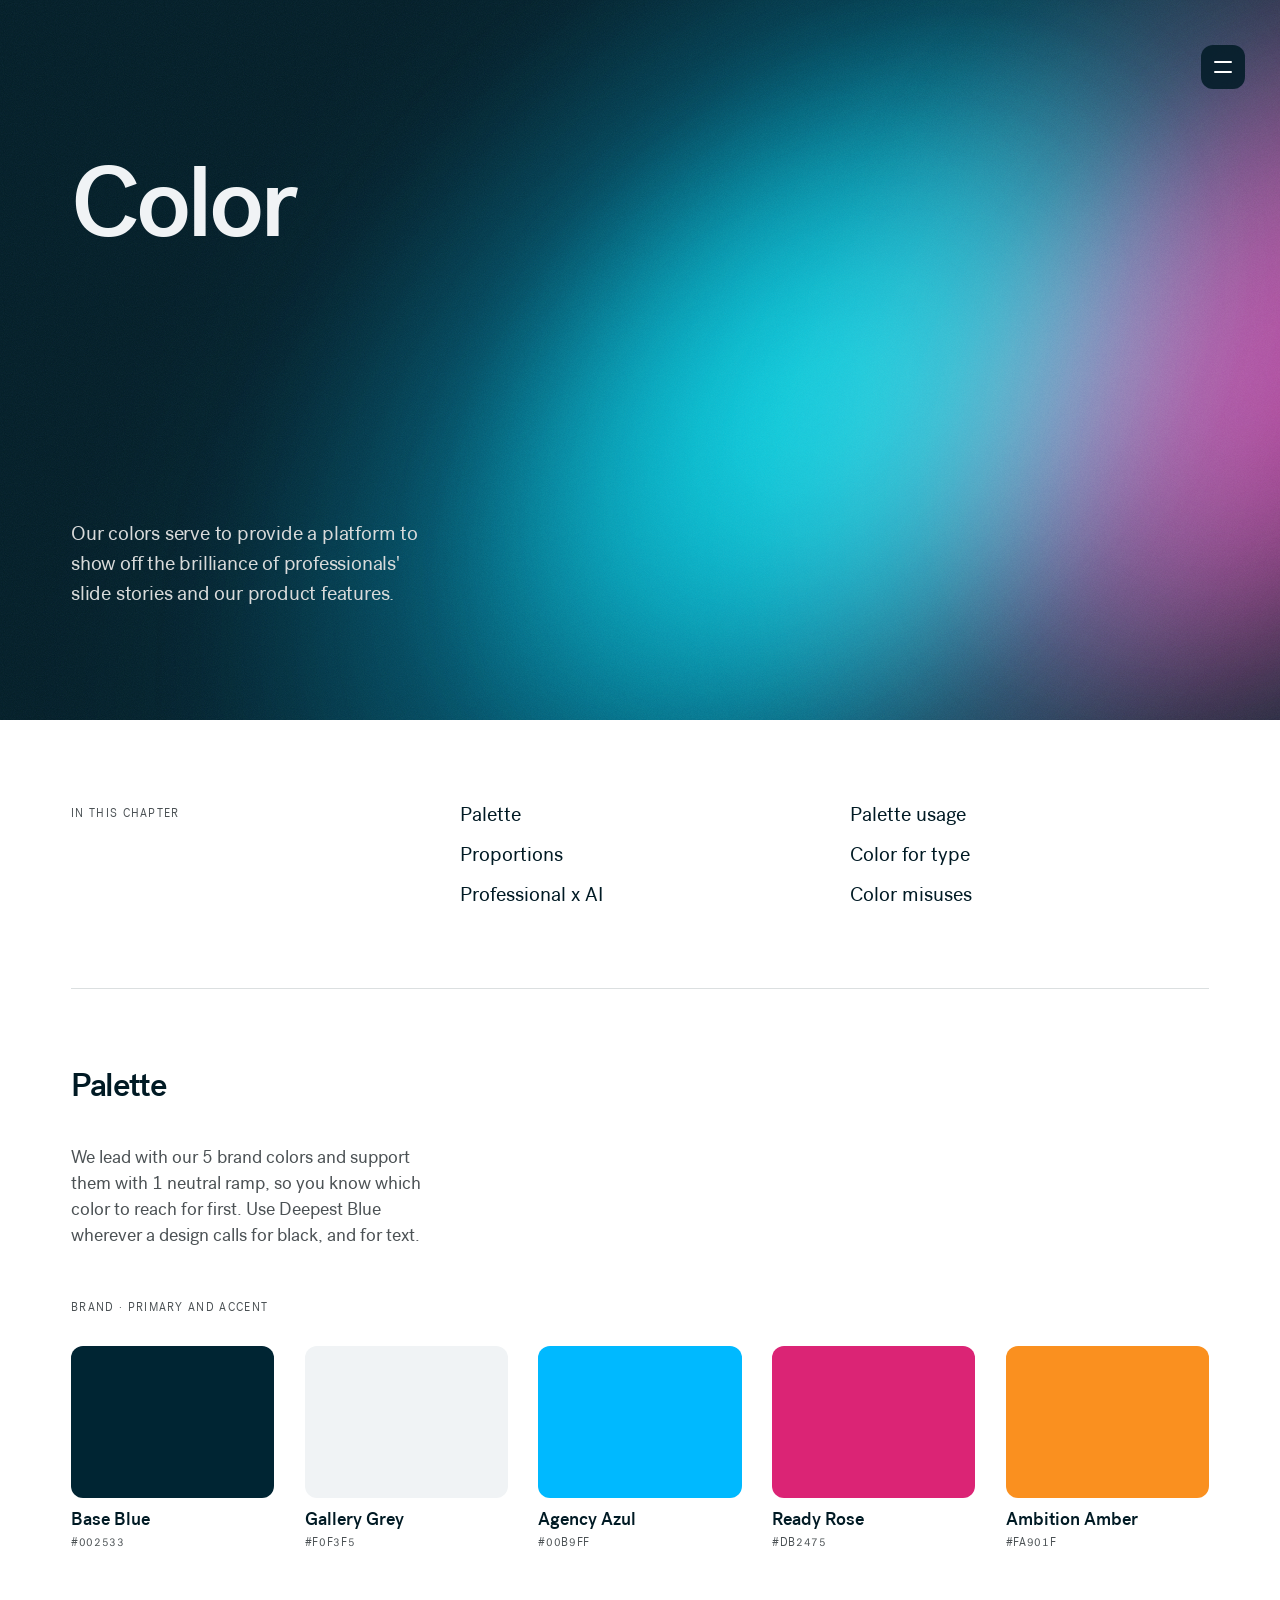
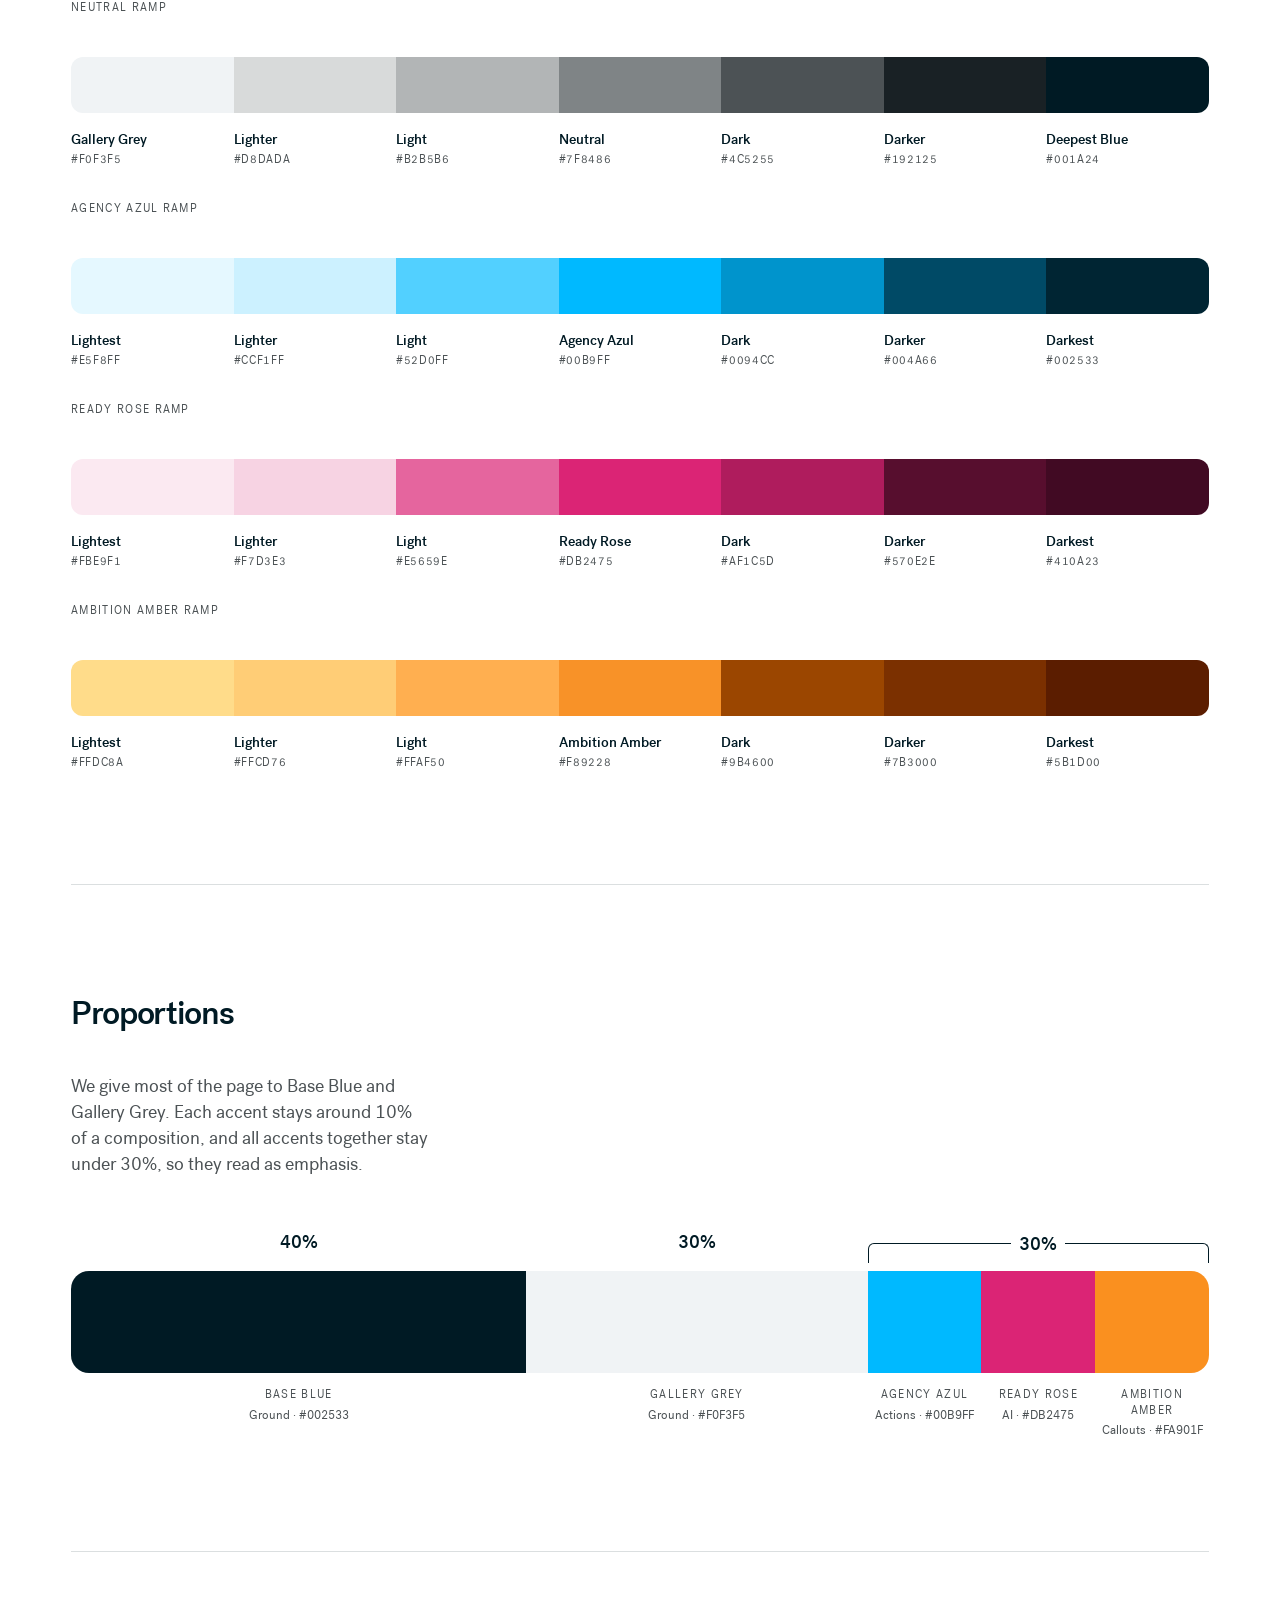
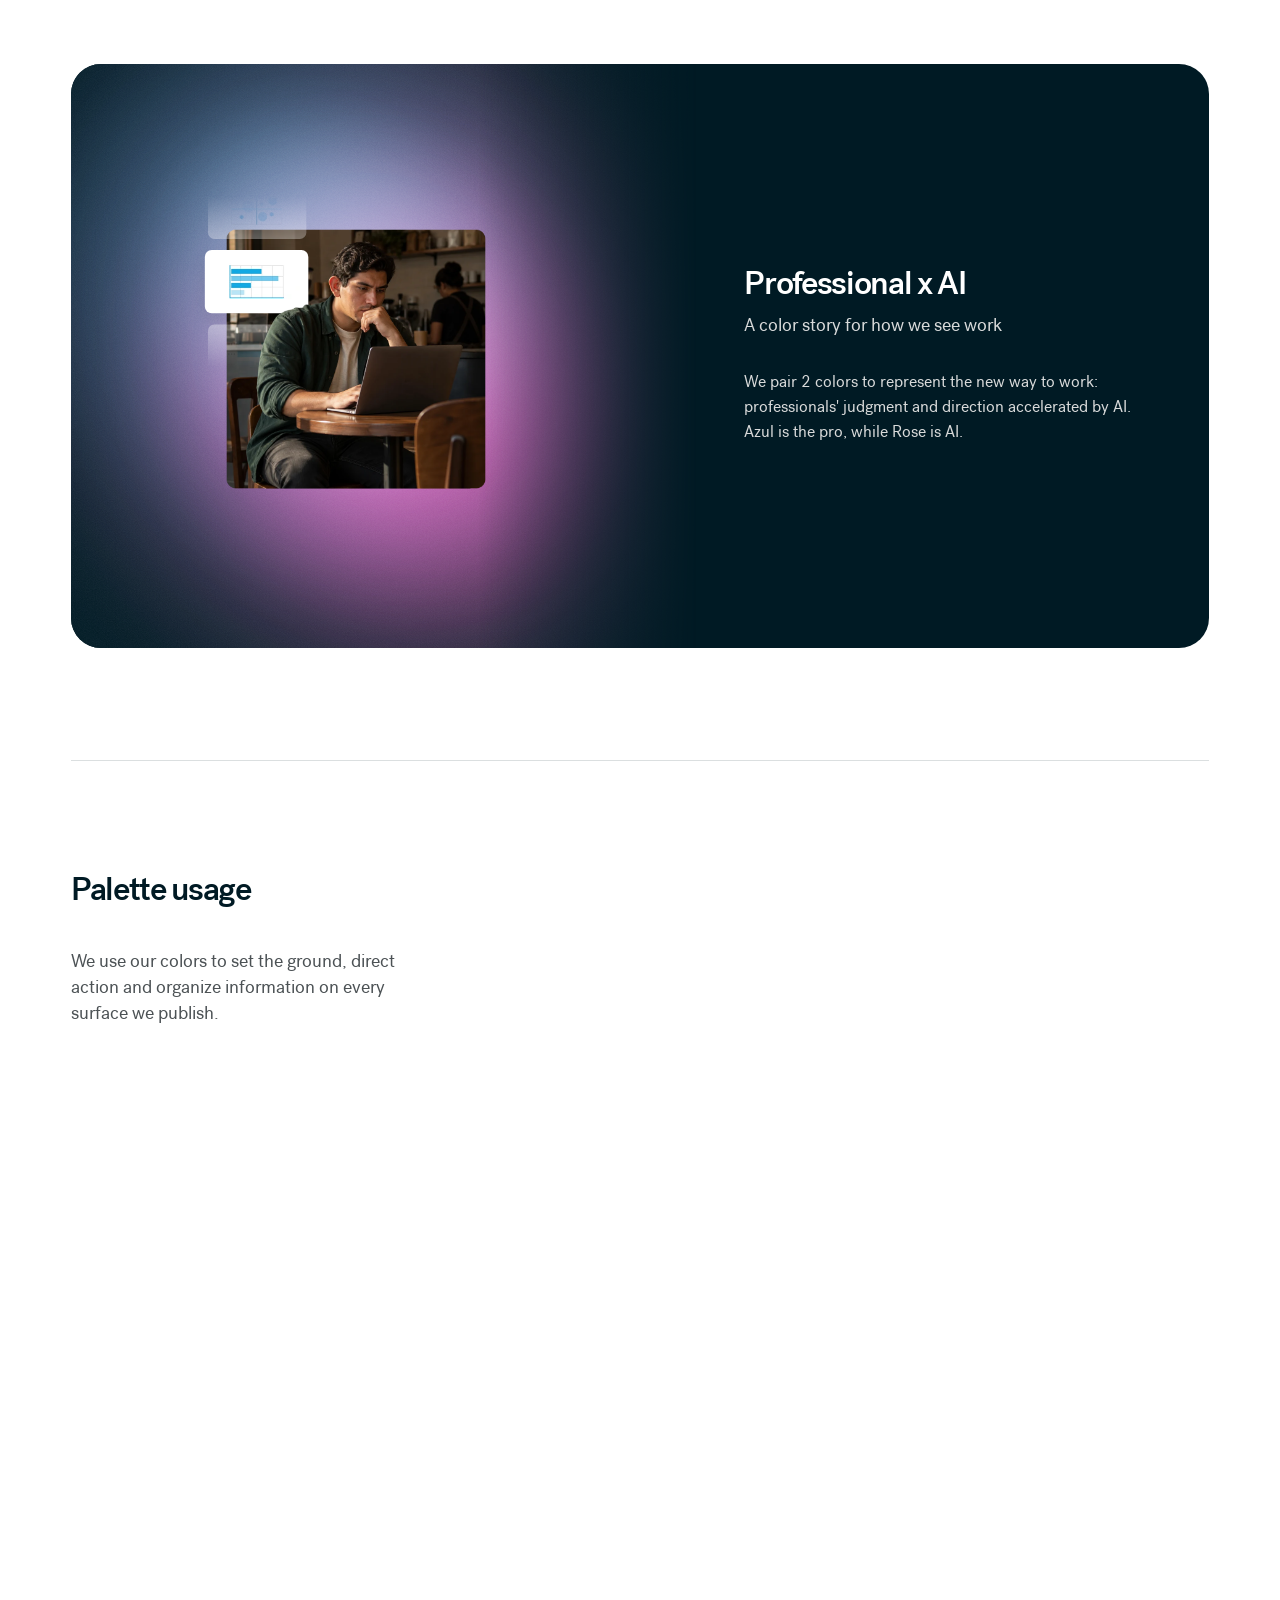
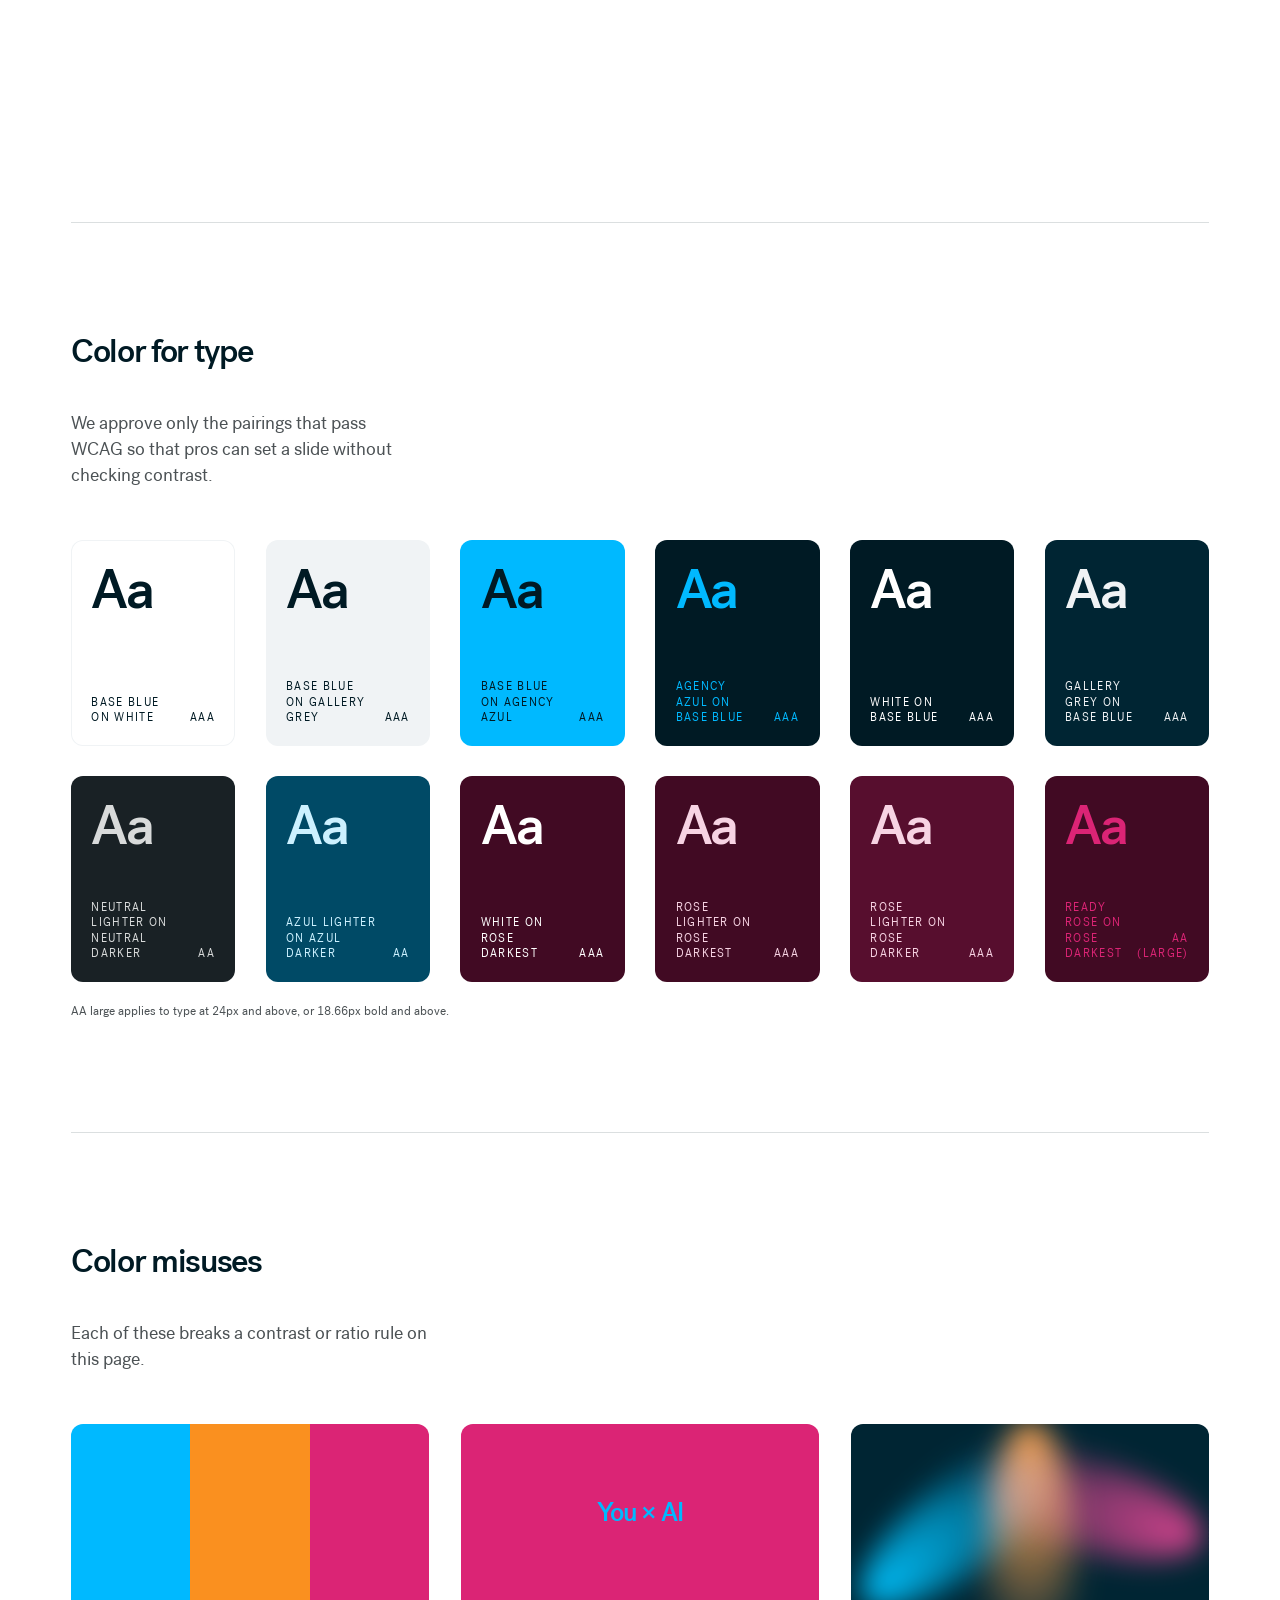
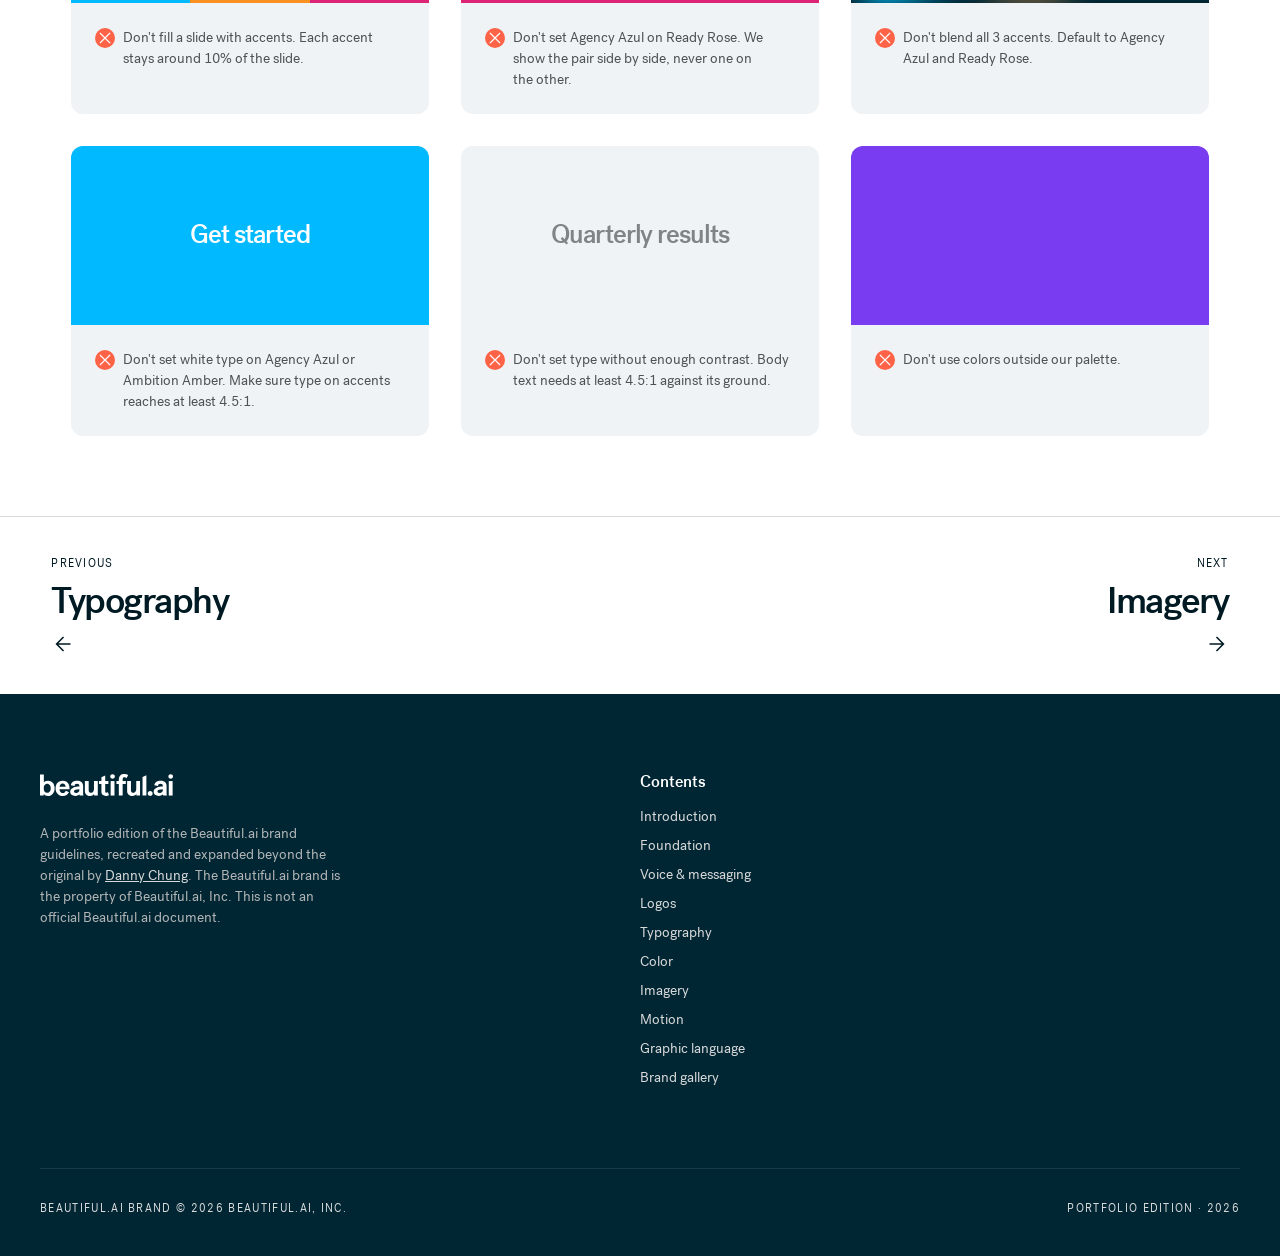
<file: beautifulai/04-color.html>
<!DOCTYPE html>
<html lang="en">
<head>
<meta charset="UTF-8">
<meta name="viewport" content="width=device-width, initial-scale=1.0">
<title>Color — Beautiful.ai Brand Guidelines</title>
<meta name="description" content="Guidance for setting the new standard for presentations at work.">
<meta property="og:type" content="website">
<meta property="og:title" content="Color — Beautiful.ai Brand Guidelines">
<meta property="og:description" content="Guidance for setting the new standard for presentations at work.">
<meta property="og:url" content="https://guides.dannymade.com/beautifulai/04-color.html">
<meta property="og:image" content="https://guides.dannymade.com/beautifulai/assets/og-image.jpg">
<meta property="og:image:width" content="1200">
<meta property="og:image:height" content="630">
<meta property="og:image:alt" content="Beautiful.ai Brand Guidelines cover">
<meta name="twitter:card" content="summary_large_image">
<meta name="twitter:image" content="https://guides.dannymade.com/beautifulai/assets/og-image.jpg">
<link rel="stylesheet" href="colors_and_type.css?v=213">
<link rel="stylesheet" href="styles.css?v=213">
<link rel="stylesheet" href="photography.css?v=200">
<link rel="stylesheet" href="white-ground.css?v=213">
<link rel="stylesheet" href="ds-restyle.css?v=310">
<link rel="stylesheet" href="color-page.css?v=200">
<link rel="stylesheet" href="https://fonts.googleapis.com/css2?family=Material+Symbols+Outlined:opsz,wght,FILL,GRAD@24,300,0,0">
<script src="image-slot.js?v=130"></script>
<template id="__bundler_thumbnail"><svg viewBox="0 0 120 120" xmlns="http://www.w3.org/2000/svg"><rect width="120" height="120" fill="#001A24"></rect><circle cx="30" cy="26" r="34" fill="#B4379B" opacity="0.85"></circle><text x="36" y="76" font-family="system-ui, sans-serif" font-size="38" font-weight="600" fill="#F0F3F5">b</text><text x="58" y="76" font-family="system-ui, sans-serif" font-size="38" font-weight="600" fill="#52D0FF">.</text></svg></template>
<style>html,body,#color,#color .section,.chapter-nav{background:var(--color-white)!important}.chapter-nav .cn-cell:hover,.chapter-nav .cn-cell:focus-visible{background:var(--color-blue)!important}</style>
</head>
<body class="subpage">
<button class="nav-fab" aria-label="Toggle navigation" onclick="toggleNav()"><span class="fab-label">Contents</span><span class="nav-burger"><i></i><i></i></span></button>
<header class="sidenav collapsed">
  <nav>
    <a href="index.html">Introduction</a>
    <a href="01-foundation.html">Foundation</a>
    <a href="voice-messaging.html">Voice &amp; messaging</a>
    <a href="02-logos.html">Logos</a>
    <a href="03-typography.html">Typography</a>
    <a href="04-color.html" class="active" aria-current="page">Color</a>
    <a href="05-art-direction.html">Imagery</a>
    <a href="motion.html">Motion</a>
    <a href="brand-elements.html">Graphic language</a>
    <a href="06-brand-in-use.html">Brand gallery</a>
    <a class="nav-tool" href="prompt-builder.html" target="bai-prompt-builder" rel="noopener"><span class="material-symbols-outlined" aria-hidden="true">auto_awesome</span>Image prompt builder</a>
  </nav>
  <div class="nav-version">Portfolio edition · 2026</div>
</header>
<section class="section dark" id="color" data-screen-label="11 Color">
  <div class="chapter-hero"><div class="wrap"><div class="ch-head"><div><h2>Color</h2></div></div></div></div>
  <div class="wrap">
    <div class="section-head">
      <p class="lede">
        Our colors serve to provide a platform to show off the brilliance
        of professionals' slide stories and our product features.
      </p>
      
    </div>

    <!-- system -->
    <div class="color-block" id="c-system">
      <div class="sub-title st-row"><h3>Palette</h3><p class="st-rule">We lead with our 5 brand colors and support them with 1 neutral ramp, so you know which color to reach for first. Use Deepest Blue wherever a design calls for black, and for text.</p></div>
      <div class="sys-tiers">
        <div class="sys-tier sys-brand"><div class="eyebrow">Brand · Primary and accent</div><div class="sys-row"><figure class="sys-item"><div class="sys-dot" data-hex="#002533" style="background:var(--color-blue-darkest)"></div><figcaption><span class="sys-name">Base Blue</span><span class="sys-hex">#002533</span></figcaption></figure><figure class="sys-item"><div class="sys-dot" data-hex="#F0F3F5" style="background:var(--color-neutral-lightest);box-shadow:inset 0 0 0 1px var(--opacity-neutral-darkest-15)"></div><figcaption><span class="sys-name">Gallery Grey</span><span class="sys-hex">#F0F3F5</span></figcaption></figure><figure class="sys-item"><div class="sys-dot" data-hex="#00B9FF" style="background:var(--color-blue)"></div><figcaption><span class="sys-name">Agency Azul</span><span class="sys-hex">#00B9FF</span></figcaption></figure><figure class="sys-item"><div class="sys-dot" data-hex="#DB2475" style="background:var(--color-magenta)"></div><figcaption><span class="sys-name">Ready Rose</span><span class="sys-hex">#DB2475</span></figcaption></figure><figure class="sys-item"><div class="sys-dot" data-hex="#FA901F" style="background:var(--color-amber)"></div><figcaption><span class="sys-name">Ambition Amber</span><span class="sys-hex">#FA901F</span></figcaption></figure></div></div>
        <div class="sys-tier sys-neutral sys-ramp"><div class="eyebrow">Neutral ramp</div><div class="sys-row"><figure class="sys-item"><div class="sys-dot" data-hex="#F0F3F5" style="background:var(--color-neutral-lightest);box-shadow:inset 0 0 0 1px var(--opacity-neutral-darkest-15)"></div><figcaption><span class="sys-name">Gallery Grey</span><span class="sys-hex">#F0F3F5</span></figcaption></figure><figure class="sys-item"><div class="sys-dot" data-hex="#D8DADA" style="background:var(--color-neutral-lighter)"></div><figcaption><span class="sys-name">Lighter</span><span class="sys-hex">#D8DADA</span></figcaption></figure><figure class="sys-item"><div class="sys-dot" data-hex="#B2B5B6" style="background:var(--color-neutral-light)"></div><figcaption><span class="sys-name">Light</span><span class="sys-hex">#B2B5B6</span></figcaption></figure><figure class="sys-item"><div class="sys-dot" data-hex="#7F8486" style="background:var(--color-neutral)"></div><figcaption><span class="sys-name">Neutral</span><span class="sys-hex">#7F8486</span></figcaption></figure><figure class="sys-item"><div class="sys-dot" data-hex="#4C5255" style="background:var(--color-neutral-dark)"></div><figcaption><span class="sys-name">Dark</span><span class="sys-hex">#4C5255</span></figcaption></figure><figure class="sys-item"><div class="sys-dot" data-hex="#192125" style="background:var(--color-neutral-darker)"></div><figcaption><span class="sys-name">Darker</span><span class="sys-hex">#192125</span></figcaption></figure><figure class="sys-item"><div class="sys-dot" data-hex="#001A24" style="background:var(--color-neutral-darkest)"></div><figcaption><span class="sys-name">Deepest Blue</span><span class="sys-hex">#001A24</span></figcaption></figure></div></div>
        <div class="sys-tier sys-neutral sys-ramp"><div class="eyebrow">Agency Azul ramp</div><div class="sys-row"><figure class="sys-item"><div class="sys-dot" data-hex="#E5F8FF" style="background:var(--color-blue-lightest)"></div><figcaption><span class="sys-name">Lightest</span><span class="sys-hex">#E5F8FF</span></figcaption></figure><figure class="sys-item"><div class="sys-dot" data-hex="#CCF1FF" style="background:var(--color-blue-lighter)"></div><figcaption><span class="sys-name">Lighter</span><span class="sys-hex">#CCF1FF</span></figcaption></figure><figure class="sys-item"><div class="sys-dot" data-hex="#52D0FF" style="background:var(--color-blue-light)"></div><figcaption><span class="sys-name">Light</span><span class="sys-hex">#52D0FF</span></figcaption></figure><figure class="sys-item"><div class="sys-dot" data-hex="#00B9FF" style="background:var(--color-blue)"></div><figcaption><span class="sys-name">Agency Azul</span><span class="sys-hex">#00B9FF</span></figcaption></figure><figure class="sys-item"><div class="sys-dot" data-hex="#0094CC" style="background:var(--color-blue-dark)"></div><figcaption><span class="sys-name">Dark</span><span class="sys-hex">#0094CC</span></figcaption></figure><figure class="sys-item"><div class="sys-dot" data-hex="#004A66" style="background:var(--color-blue-darker)"></div><figcaption><span class="sys-name">Darker</span><span class="sys-hex">#004A66</span></figcaption></figure><figure class="sys-item"><div class="sys-dot" data-hex="#002533" style="background:var(--color-blue-darkest)"></div><figcaption><span class="sys-name">Darkest</span><span class="sys-hex">#002533</span></figcaption></figure></div></div>
        <div class="sys-tier sys-neutral sys-ramp"><div class="eyebrow">Ready Rose ramp</div><div class="sys-row"><figure class="sys-item"><div class="sys-dot" data-hex="#FBE9F1" style="background:var(--color-magenta-lightest)"></div><figcaption><span class="sys-name">Lightest</span><span class="sys-hex">#FBE9F1</span></figcaption></figure><figure class="sys-item"><div class="sys-dot" data-hex="#F7D3E3" style="background:var(--color-magenta-lighter)"></div><figcaption><span class="sys-name">Lighter</span><span class="sys-hex">#F7D3E3</span></figcaption></figure><figure class="sys-item"><div class="sys-dot" data-hex="#E5659E" style="background:var(--color-magenta-light)"></div><figcaption><span class="sys-name">Light</span><span class="sys-hex">#E5659E</span></figcaption></figure><figure class="sys-item"><div class="sys-dot" data-hex="#DB2475" style="background:var(--color-magenta)"></div><figcaption><span class="sys-name">Ready Rose</span><span class="sys-hex">#DB2475</span></figcaption></figure><figure class="sys-item"><div class="sys-dot" data-hex="#AF1C5D" style="background:var(--color-magenta-dark)"></div><figcaption><span class="sys-name">Dark</span><span class="sys-hex">#AF1C5D</span></figcaption></figure><figure class="sys-item"><div class="sys-dot" data-hex="#570E2E" style="background:var(--color-magenta-darker)"></div><figcaption><span class="sys-name">Darker</span><span class="sys-hex">#570E2E</span></figcaption></figure><figure class="sys-item"><div class="sys-dot" data-hex="#410A23" style="background:var(--color-magenta-darkest)"></div><figcaption><span class="sys-name">Darkest</span><span class="sys-hex">#410A23</span></figcaption></figure></div></div>
        <div class="sys-tier sys-neutral sys-ramp"><div class="eyebrow">Ambition Amber ramp</div><div class="sys-row"><figure class="sys-item"><div class="sys-dot" data-hex="#FFDC8A" style="background:var(--color-amber-95)"></div><figcaption><span class="sys-name">Lightest</span><span class="sys-hex">#FFDC8A</span></figcaption></figure><figure class="sys-item"><div class="sys-dot" data-hex="#FFCD76" style="background:var(--color-amber-90)"></div><figcaption><span class="sys-name">Lighter</span><span class="sys-hex">#FFCD76</span></figcaption></figure><figure class="sys-item"><div class="sys-dot" data-hex="#FFAF50" style="background:var(--color-amber-80)"></div><figcaption><span class="sys-name">Light</span><span class="sys-hex">#FFAF50</span></figcaption></figure><figure class="sys-item"><div class="sys-dot" data-hex="#F89228" style="background:var(--color-amber-70)"></div><figcaption><span class="sys-name">Ambition Amber</span><span class="sys-hex">#F89228</span></figcaption></figure><figure class="sys-item"><div class="sys-dot" data-hex="#9B4600" style="background:var(--color-amber-40)"></div><figcaption><span class="sys-name">Dark</span><span class="sys-hex">#9B4600</span></figcaption></figure><figure class="sys-item"><div class="sys-dot" data-hex="#7B3000" style="background:var(--color-amber-30)"></div><figcaption><span class="sys-name">Darker</span><span class="sys-hex">#7B3000</span></figcaption></figure><figure class="sys-item"><div class="sys-dot" data-hex="#5B1D00" style="background:var(--color-amber-20)"></div><figcaption><span class="sys-name">Darkest</span><span class="sys-hex">#5B1D00</span></figcaption></figure></div></div>
      </div>
    </div>

    <!-- color ratio -->
    <div class="color-block">
      <div class="sub-title st-row"><h3>Proportions</h3><p class="st-rule">We give most of the page to Base Blue and Gallery Grey. Each accent stays around 10% of a composition, and all accents together stay under 30%, so they read as emphasis.</p></div>
      <style>.ratio-bar{display:flex;margin-top:0}.ratio-seg{position:relative;display:grid;grid-template-rows:28px clamp(72px,8vw,120px) auto;row-gap:14px;min-width:0;align-content:start}.ratio-seg+.ratio-seg::before{content:"";position:absolute;left:0;top:-8px;bottom:-8px;width:1px;background:var(--opacity-neutral-darkest-20)}.ratio-group+.ratio-seg .ratio-fill{border-radius:18px 0 0 18px}.ratio-seg:last-child .ratio-fill{border-radius:0 18px 18px 0}.ratio-note{display:block;margin-top:4px;font-family:var(--font);text-transform:none;letter-spacing:0;font-size:var(--text-body-xs,0.75rem);color:var(--neutral-dark)}.ratio-pct{text-align:center;font-size:var(--text-body-m-size,18px);font-weight:500;color:var(--ink,var(--color-neutral-darkest))}.ratio-group{position:absolute;right:0;top:0;width:30%;height:28px;display:flex;align-items:flex-start;justify-content:center;border:1px solid var(--ink,var(--color-neutral-darkest));border-bottom:0;border-radius:6px 6px 0 0;top:14px;height:20px}.ratio-group span{background:var(--color-white,#fff);padding:0 8px;margin-top:-14px;font-size:var(--text-body-m-size,18px);font-weight:500;line-height:28px;color:var(--ink,var(--color-neutral-darkest))}.ratio-name{text-align:center;font-family:var(--font-label);font-size:var(--t-label-sm,11px);letter-spacing:0.12em;text-transform:uppercase;color:var(--neutral-dark);padding:0 4px;line-height:1.4}</style>
      <div class="ratio-bar" style="position:relative"><div class="ratio-group" aria-label="Accents: 30%"><span>30%</span></div>
        <div class="ratio-seg" style="flex:40">
          <div class="ratio-pct">40%</div>
          <div class="ratio-fill" style="background:var(--neutral-darkest);box-shadow:inset 0 0 0 1px var(--opacity-white-15)"></div>
          <div class="ratio-name">Base Blue<span class="ratio-note">Ground · #002533</span></div>
        </div>
        <div class="ratio-seg" style="flex:30">
          <div class="ratio-pct">30%</div>
          <div class="ratio-fill" style="background:var(--cream);box-shadow:inset 0 0 0 1px var(--opacity-neutral-darkest-15)"></div>
          <div class="ratio-name">Gallery Grey<span class="ratio-note">Ground · #F0F3F5</span></div>
        </div>
        <div class="ratio-seg" style="flex:10">
          <div class="ratio-pct"></div>
          <div class="ratio-fill" style="background:var(--blue)"></div>
          <div class="ratio-name">Agency Azul<span class="ratio-note">Actions · #00B9FF</span></div>
        </div>
        <div class="ratio-seg" style="flex:10">
          <div class="ratio-pct"></div>
          <div class="ratio-fill" style="background:var(--magenta)"></div>
          <div class="ratio-name">Ready Rose<span class="ratio-note">AI · #DB2475</span></div>
        </div>
        <div class="ratio-seg" style="flex:10">
          <div class="ratio-pct"></div>
          <div class="ratio-fill" style="background:var(--amber)"></div>
          <div class="ratio-name">Ambition Amber<span class="ratio-note">Callouts · #FA901F</span></div>
        </div>
      </div>
    </div>

    <div class="color-block">
    <div class="color-story">
      <figure class="cs-visual" data-spots-idle role="img" aria-label="A professional works at a laptop in a café while an AI-generated chart floats beside them, lit by Agency Azul and Ready Rose"><div class="cs-comp" aria-hidden="true"><img class="cs-l-photo" src="assets/cs-photo.webp" alt=""><div class="cs-slides"><div class="cs-track"><div class="cs-card"><img src="assets/cs-slide-bar-chart.webp" alt=""></div><div class="cs-card"><img src="assets/cs-slide-compare-bars.webp" alt=""></div><div class="cs-card"><img src="assets/cs-slide-compare-columns.webp" alt=""></div><div class="cs-card"><img src="assets/cs-slide-compare-slices.webp" alt=""></div><div class="cs-card"><img src="assets/cs-slide-logo-grid.webp" alt=""></div><div class="cs-card"><img src="assets/cs-slide-radial-bar-chart.webp" alt=""></div><div class="cs-card"><img src="assets/cs-slide-xy-plot.webp" alt=""></div></div></div><img class="cs-l-person" src="assets/cs-person.webp" alt=""></div></figure>
      <div class="cs-body">
        <div class="sub-title"><h3>Professional x AI</h3><p class="st-rule">A color story for how we see work</p></div>
        <p style="color:var(--neutral-dark);font-size:var(--text-body-m,1rem);line-height:1.55;margin-top:16px">
          We pair 2 colors to represent the new way to work: professionals' judgment and direction accelerated by AI. Azul is the pro, while Rose is AI.
        </p>
      </div>
    </div>

    </div>

    <!-- primary -->
        <!-- primary-usage -->
    <div class="color-block" id="c-primary-usage">
      <div class="sub-title st-row"><h3>Palette usage</h3><p class="st-rule">We use our colors to set the ground, direct action and organize information on every surface we publish.</p></div>
      <div class="usage-grid"><figure><div class="usage-media" style="aspect-ratio:16/9"><img src="assets/usage-marketing-features-v4.webp" alt="Marketing features grid: white cards on Gallery Grey" style="width:100%;height:100%;object-fit:cover;border-radius:var(--radius-l);display:block"></div><figcaption>Landing pages</figcaption></figure><figure><div class="usage-media" style="aspect-ratio:16/9;overflow:hidden;border-radius:var(--radius-l);background:var(--color-neutral-darkest)"><img src="assets/usage-social.webp" alt="Social video frame: sales slides above chart layouts" style="width:100%;height:100%;object-fit:cover;border-radius:var(--radius-l);display:block;transform:perspective(1400px) rotateY(-16deg) rotateX(6deg) scale(1.15);transform-origin:50% 50%"></div><figcaption>Video</figcaption></figure><figure><div class="usage-media" style="aspect-ratio:16/9;overflow:hidden;border-radius:var(--radius-l)"><img src="assets/usage-ad-lana.webp" alt="Ad: customer portrait with time-saved and annual-value stat cards on Deepest Blue" style="width:100%;height:100%;object-fit:cover;border-radius:var(--radius-l);display:block;object-position:50% 60%;transform:scale(1.12);transform-origin:50% 58%"></div><figcaption>Ads</figcaption></figure><figure><div class="usage-media closeup" style="aspect-ratio:16/9"><img src="assets/usage-accent-tag-v7.webp" alt="Quick Tips tag in Agency Azul on a video thumbnail" style="width:100%;height:100%;object-fit:cover;border-radius:var(--radius-l);display:block"></div><figcaption>Category tags</figcaption></figure><figure><div class="usage-media closeup" style="aspect-ratio:16/9;overflow:hidden;border-radius:var(--radius-l);background:var(--color-neutral-lightest)"><img src="assets/usage-accent-alert-grey-v2.webp" alt="Update notification with an Ambition Amber alert icon" style="width:100%;height:100%;object-fit:cover;object-position:center;border-radius:var(--radius-l);display:block;transform:perspective(1400px) rotateY(-14deg) rotateX(6deg) scale(1.3);transform-origin:70% 50%"></div><figcaption>Product notifications</figcaption></figure><figure><div class="usage-media closeup" style="aspect-ratio:16/9;overflow:hidden;border-radius:var(--radius-l)"><img src="assets/usage-accent-cta-generate-v3.webp" alt="Generate presentation button in Ready Rose with a collaborator cursor" style="width:100%;height:100%;object-fit:cover;border-radius:var(--radius-l);display:block"></div><figcaption>Call to actions</figcaption></figure></div>
    </div>

    <!-- BLUE × MAGENTA STORY -->
    <!-- neutral-usage archived in originals/archive/neutral-palette-usage.html -->
    

    <!-- neutral-misuses -->

    <!-- type-pairing -->
    <div class="color-block" id="c-type-pairing">
      <div class="sub-title st-row"><h3>Color for type</h3><p class="st-rule">We approve only the pairings that pass WCAG so that pros can set a slide without checking contrast.</p></div>
      <div class="pair-grid"><div class="pair" style="background:var(--white);color:var(--ink,var(--color-neutral-darkest));box-shadow:inset 0 0 0 1px var(--opacity-neutral-darkest-15)"><div class="pair-aa">Aa</div><div class="pair-meta"><span>Base Blue on White</span><span>AAA</span></div></div><div class="pair" style="background:var(--cream);color:var(--ink,var(--color-neutral-darkest));box-shadow:inset 0 0 0 1px var(--opacity-neutral-darkest-15)"><div class="pair-aa">Aa</div><div class="pair-meta"><span>Base Blue on Gallery Grey</span><span>AAA</span></div></div><div class="pair" style="background:var(--blue);color:var(--ink,var(--color-neutral-darkest))"><div class="pair-aa">Aa</div><div class="pair-meta"><span>Base Blue on Agency Azul</span><span>AAA</span></div></div><div class="pair" style="background:var(--neutral-darkest);color:var(--blue)"><div class="pair-aa">Aa</div><div class="pair-meta"><span>Agency Azul on Base Blue</span><span>AAA</span></div></div><div class="pair" style="background:var(--neutral-darkest);color:var(--white)"><div class="pair-aa">Aa</div><div class="pair-meta"><span>White on Base Blue</span><span>AAA</span></div></div><div class="pair" style="background:var(--color-blue-darkest);color:var(--color-neutral-lightest)"><div class="pair-aa">Aa</div><div class="pair-meta"><span>Gallery Grey on Base Blue</span><span>AAA</span></div></div><div class="pair" style="background:var(--color-neutral-darker);color:var(--color-neutral-lighter)"><div class="pair-aa">Aa</div><div class="pair-meta"><span>Neutral Lighter on Neutral Darker</span><span>AA</span></div></div><div class="pair" style="background:var(--color-blue-darker);color:var(--color-blue-lighter)"><div class="pair-aa">Aa</div><div class="pair-meta"><span>Azul Lighter on Azul Darker</span><span>AA</span></div></div><div class="pair" style="background:var(--color-magenta-darkest);color:var(--color-white)"><div class="pair-aa">Aa</div><div class="pair-meta"><span>White on Rose Darkest</span><span>AAA</span></div></div><div class="pair" style="background:var(--color-magenta-darkest);color:var(--color-magenta-lighter)"><div class="pair-aa">Aa</div><div class="pair-meta"><span>Rose Lighter on Rose Darkest</span><span>AAA</span></div></div><div class="pair" style="background:var(--color-magenta-darker);color:var(--color-magenta-lighter)"><div class="pair-aa">Aa</div><div class="pair-meta"><span>Rose Lighter on Rose Darker</span><span>AAA</span></div></div><div class="pair" style="background:var(--color-magenta-darkest);color:var(--color-magenta)"><div class="pair-aa">Aa</div><div class="pair-meta"><span>Ready Rose on Rose Darkest</span><span>AA (large)</span></div></div></div>
      <p class="fine">AA large applies to type at 24px and above, or 18.66px bold and above.</p>
    </div>

    <!-- wordmark -->
    <div class="color-block" id="c-misuses">
      <div class="sub-title st-row"><h3>Color misuses</h3><p class="st-rule">Each of these breaks a contrast or ratio rule on this page.</p></div>
      <div class="donts"><div class="dont"><div class="preview"><div class="mini-slide mini-flood"><i style="background:var(--color-blue)"></i><i style="background:var(--color-amber)"></i><i style="background:var(--color-magenta)"></i></div></div><div class="label"><span class="x material-symbols-outlined" aria-hidden="true">close</span>Don't fill a slide with accents. Each accent stays around 10% of the slide.</div></div><div class="dont"><div class="preview"><div class="mini-slide" style="background:var(--color-magenta);color:var(--color-blue)"><span>You × AI</span></div></div><div class="label"><span class="x material-symbols-outlined" aria-hidden="true">close</span>Don't set Agency Azul on Ready Rose. We show the pair side by side, never one on the other.</div></div><div class="dont"><div class="preview"><div class="mini-slide" style="position:relative;overflow:hidden;background:var(--color-blue-darkest)"><span style="position:absolute;left:4%;top:98%;width:85%;height:55%;transform-origin:0 50%;transform:translateY(-50%) rotate(-38deg);border-radius:50%;background:radial-gradient(ellipse 100% 100% at 0% 50%,var(--color-blue) 0%,color-mix(in oklch,var(--color-blue) 55%,transparent) 45%,transparent 80%);filter:blur(14px);mix-blend-mode:screen"></span><span style="position:absolute;left:50%;top:-2%;width:85%;height:55%;transform-origin:0 50%;transform:translateY(-50%) rotate(90deg);border-radius:50%;background:radial-gradient(ellipse 100% 100% at 0% 50%,var(--color-amber) 0%,color-mix(in oklch,var(--color-amber) 55%,transparent) 45%,transparent 80%);filter:blur(14px);mix-blend-mode:screen"></span><span style="position:absolute;left:98%;top:64%;width:85%;height:55%;transform-origin:0 50%;transform:translateY(-50%) rotate(196deg);border-radius:50%;background:radial-gradient(ellipse 100% 100% at 0% 50%,var(--color-magenta) 0%,color-mix(in oklch,var(--color-magenta) 55%,transparent) 45%,transparent 80%);filter:blur(14px);mix-blend-mode:screen"></span></div></div><div class="label"><span class="x material-symbols-outlined" aria-hidden="true">close</span>Don't blend all 3 accents. Default to Agency Azul and Ready Rose.</div></div><div class="dont"><div class="preview"><div class="mini-slide" style="background:var(--color-blue);color:var(--color-white)"><span>Get started</span></div></div><div class="label"><span class="x material-symbols-outlined" aria-hidden="true">close</span>Don't set white type on Agency Azul or Ambition Amber. Make sure type on accents reaches at least 4.5:1.</div></div><div class="dont"><div class="preview"><div class="mini-slide" style="background:var(--color-neutral-lightest);color:var(--color-neutral);box-shadow:inset 0 0 0 1px var(--opacity-neutral-darkest-15)"><span>Quarterly results</span></div></div><div class="label"><span class="x material-symbols-outlined" aria-hidden="true">close</span>Don't set type without enough contrast. Body text needs at least 4.5:1 against its ground.</div></div><div class="dont"><div class="preview"><div class="mini-slide" style="background:#7A3CF0;color:#FFFFFF"></div></div><div class="label"><span class="x material-symbols-outlined" aria-hidden="true">close</span>Don't use colors outside our palette.</div></div>
    </div>

  </div>
</section>

<!-- ════════════════════════════════════════════════
     PHOTOGRAPHY — MOMENTS OF THE STORY
     ════════════════════════════════════════════════ -->

<nav class="chapter-nav" aria-label="Chapter navigation">
  <a class="cn-cell cn-prev" href="03-typography.html">
    <span class="cn-dir">Previous</span>
    <span class="cn-title">Typography</span>
    <span class="cn-arrow material-symbols-outlined" aria-hidden="true">arrow_back</span>
  </a>
  <a class="cn-cell cn-next" href="05-art-direction.html">
    <span class="cn-dir">Next</span>
    <span class="cn-title">Imagery</span>
    <span class="cn-arrow material-symbols-outlined" aria-hidden="true">arrow_forward</span>
  </a>
</nav>
<footer class="footer" data-screen-label="16 Footer">
  <div class="footer-grid">
    <div>
      <img src="assets/beautifulai-logo-white.svg?v=ds2" alt="Beautiful.ai" style="height:22px;margin-bottom:20px">
      <p style="font-size:var(--text-body-s,0.875rem);color:var(--neutral-light);max-width:38ch;margin:0">
        A portfolio edition of the Beautiful.ai brand guidelines, recreated and
        expanded beyond the original by <a href="https://dannymade.com" target="_blank" rel="noopener">Danny Chung</a>. The Beautiful.ai brand is the property of
        Beautiful.ai, Inc. This is not an official Beautiful.ai document.
      </p>
    </div>
    <div>
      <h5>Contents</h5>
      <ul>
        <li><a href="index.html">Introduction</a></li>
        <li><a href="01-foundation.html">Foundation</a></li>
        <li><a href="voice-messaging.html">Voice &amp; messaging</a></li>
        <li><a href="02-logos.html">Logos</a></li>
        <li><a href="03-typography.html">Typography</a></li>
        <li><a href="04-color.html">Color</a></li>
        <li><a href="05-art-direction.html">Imagery</a></li>
        <li><a href="motion.html">Motion</a></li>
        <li><a href="brand-elements.html">Graphic language</a></li>
        <li><a href="06-brand-in-use.html">Brand gallery</a></li>
      </ul>
    </div>
  </div>
  <div class="footer-bottom">
    <span>Beautiful.ai brand © 2026 Beautiful.ai, Inc.</span>
    <span>Portfolio edition · 2026</span>
  </div>
</footer>
<script src="site.js?v=151"></script>
<script src="copy-hex.js?v=130"></script>

<script src="ch-spots.js?v=27"></script>
<script src="rhythm.js?v=13"></script>
<script src="site-reveal.js?v=1"></script>
<script src="cs-slides.js?v=2"></script>
<script>window.COPY_EDITS = /*EDITMODE-BEGIN*/{}/*EDITMODE-END*/;</script>
<script src="copy-edit.js?v=2" defer></script>
</body>
</html>
</file>
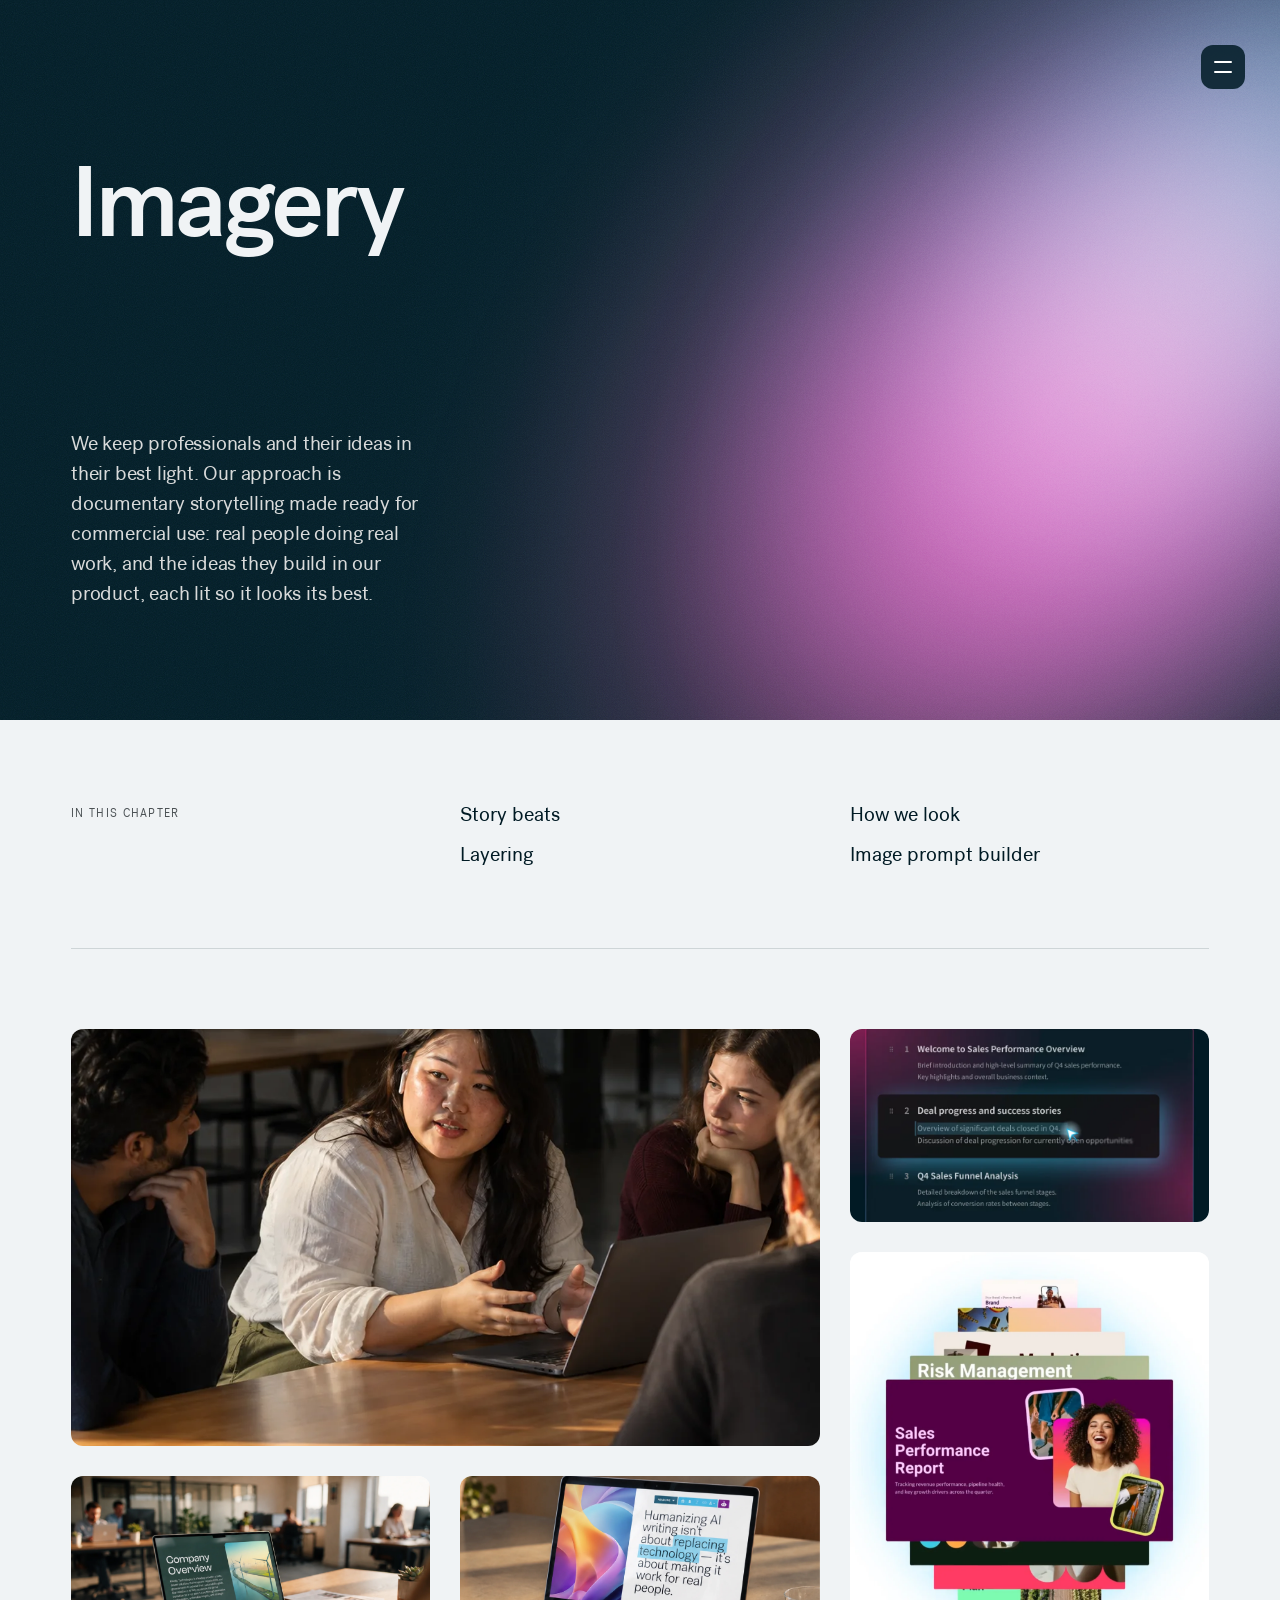
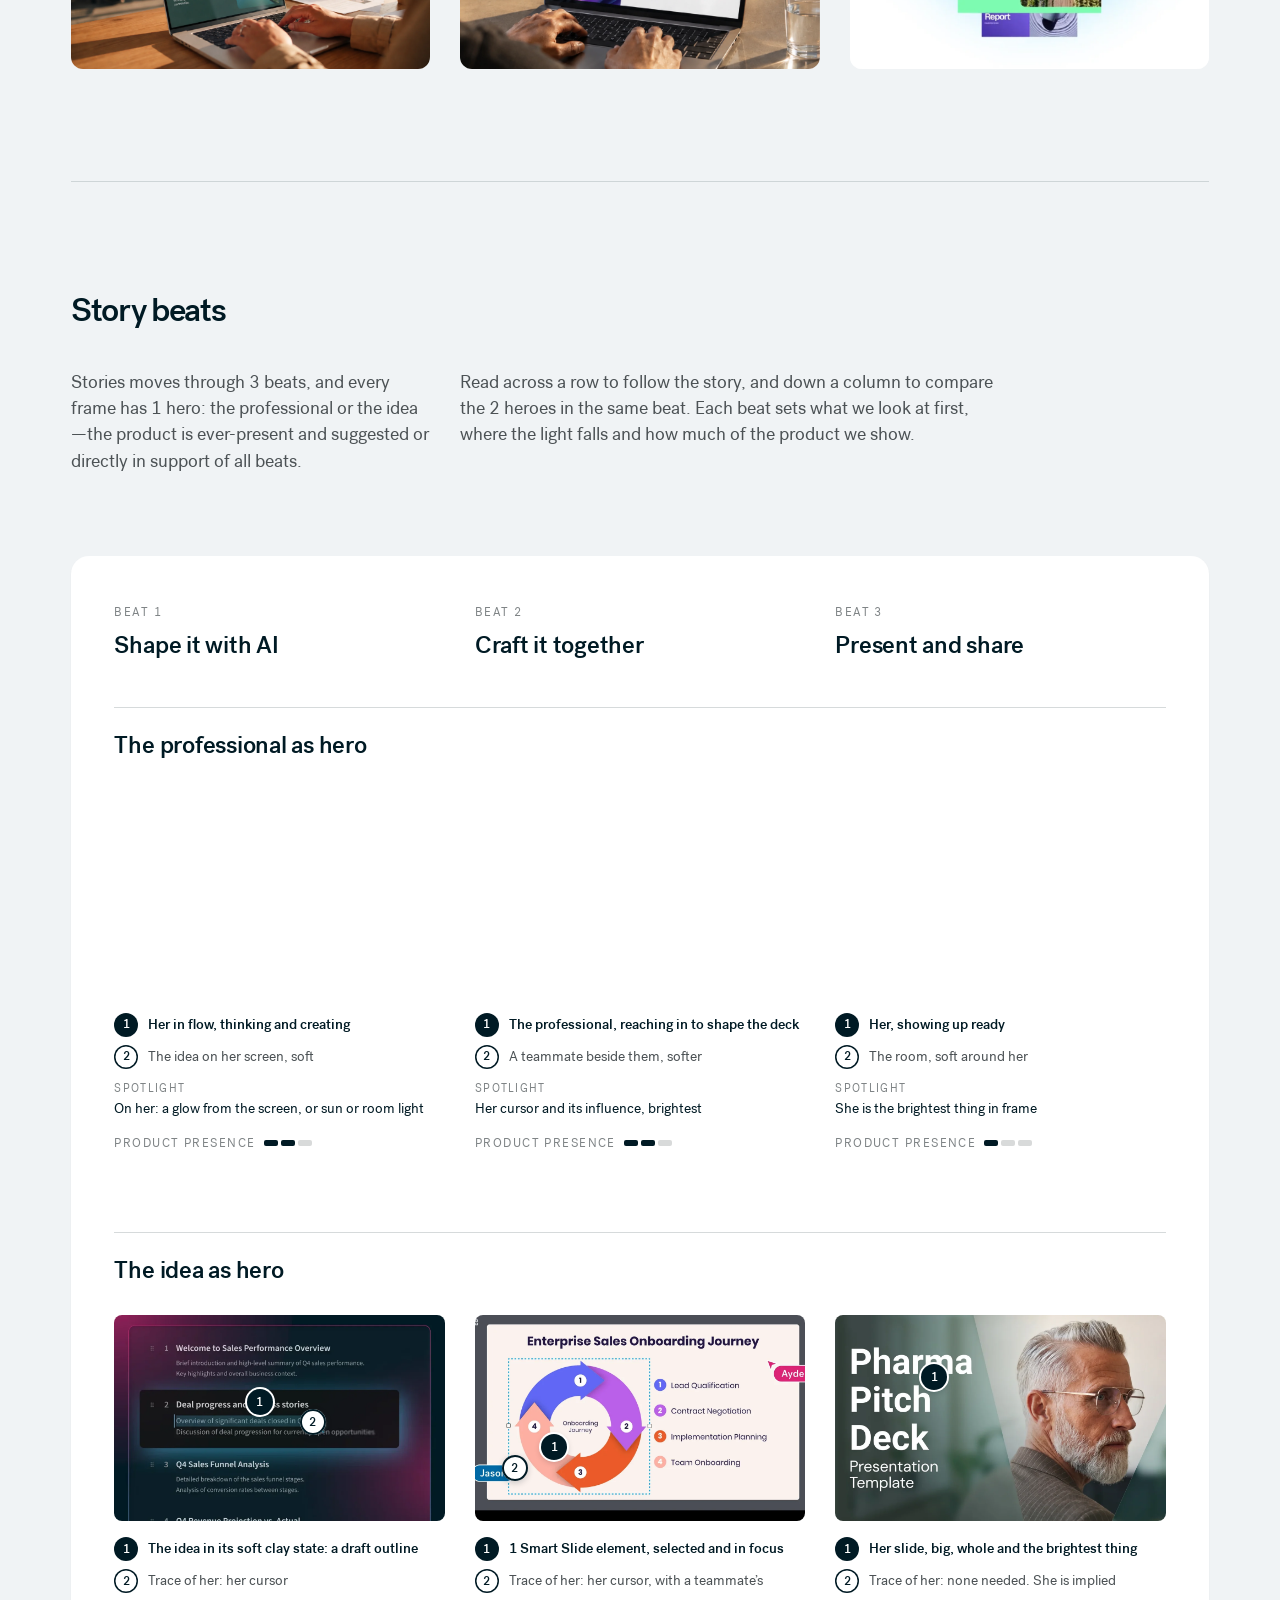
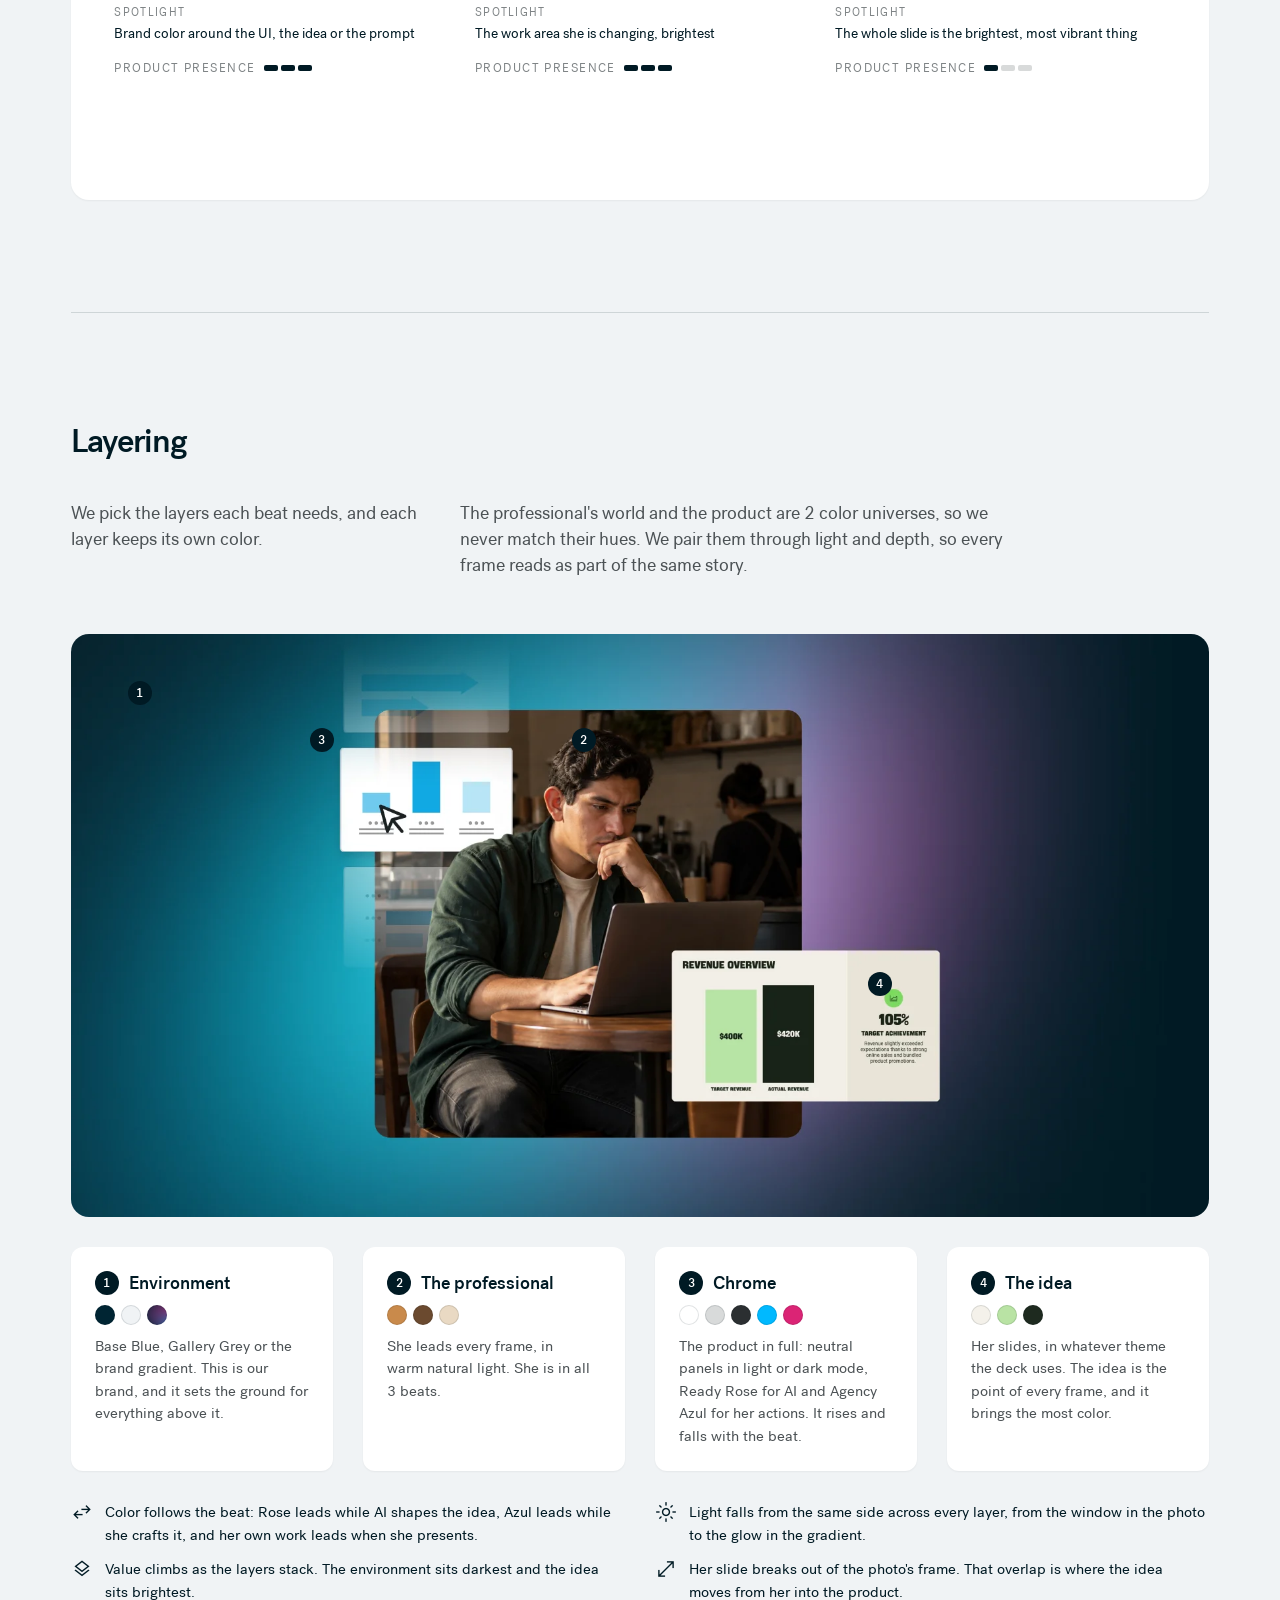
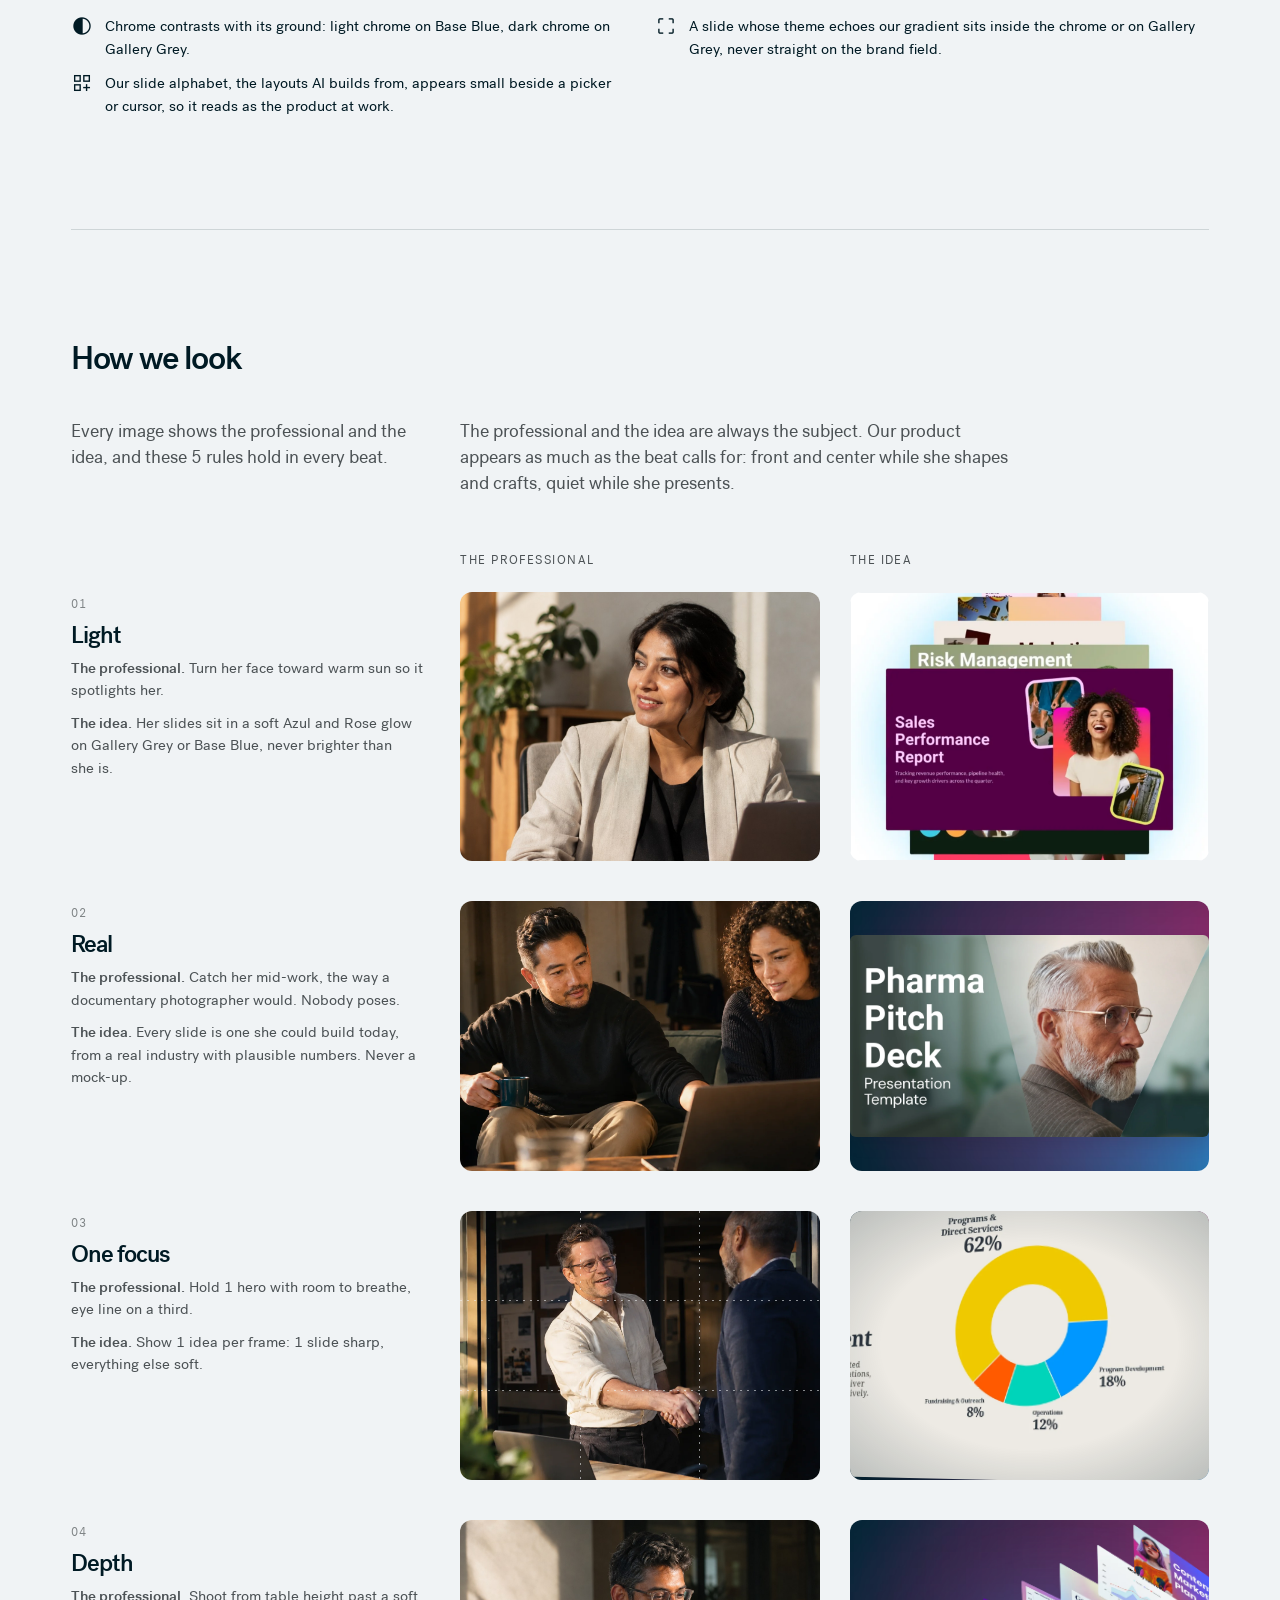
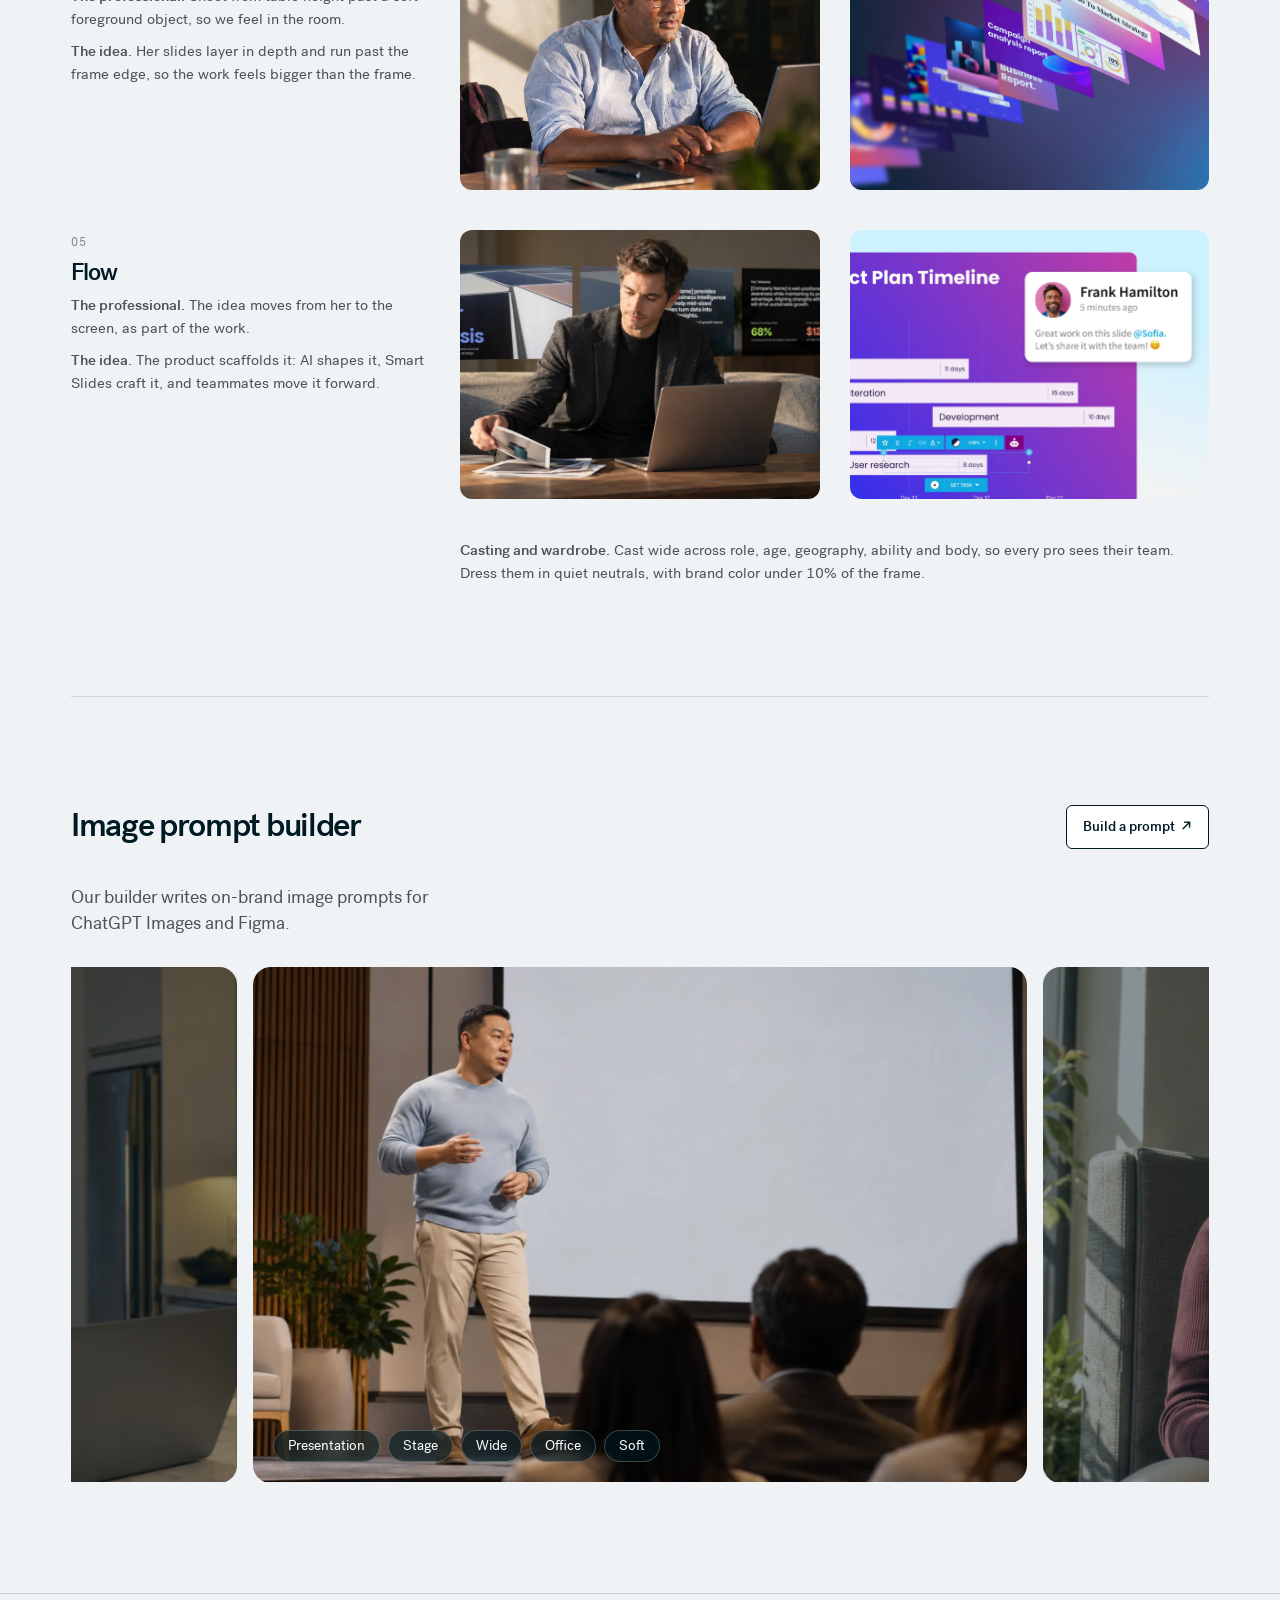
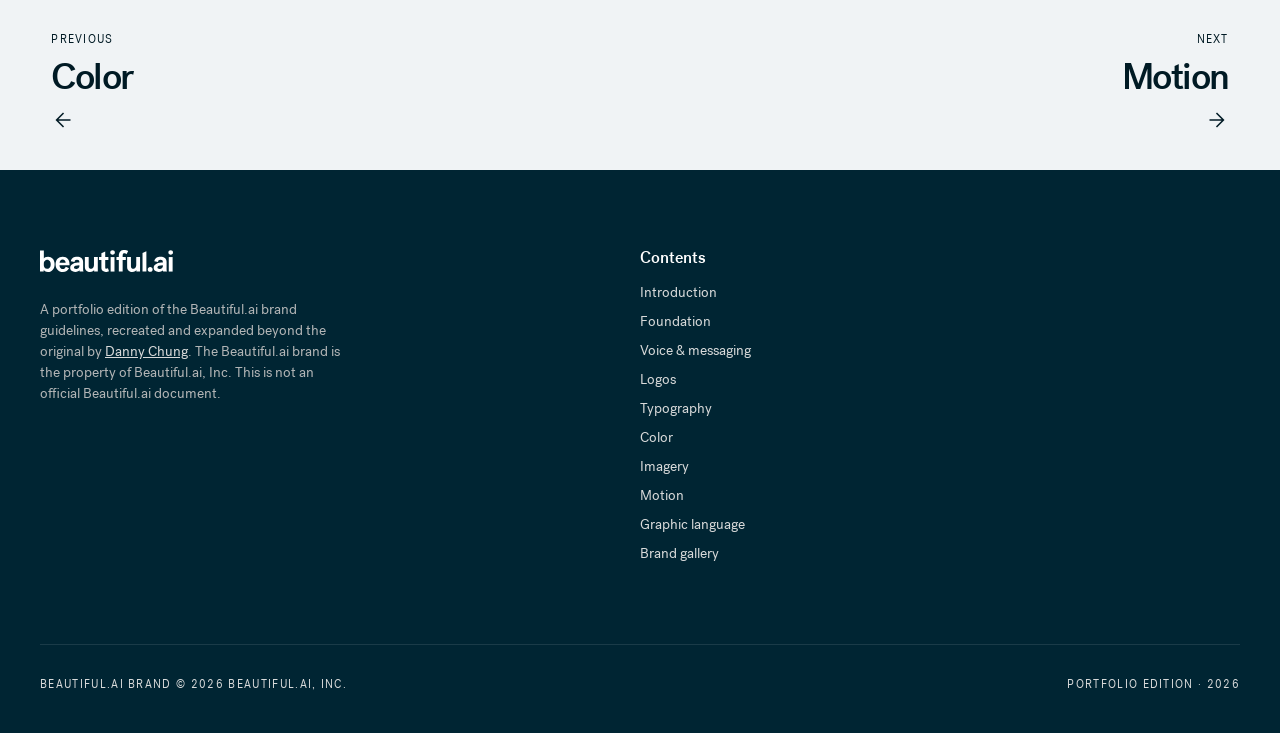
<file: beautifulai/05-art-direction.html>
<!DOCTYPE html>
<html lang="en">
<head>
<meta charset="UTF-8">
<meta name="viewport" content="width=device-width, initial-scale=1.0">
<title>Imagery — Beautiful.ai Brand Guidelines</title>
<meta name="description" content="Guidance for setting the new standard for presentations at work.">
<meta property="og:type" content="website">
<meta property="og:title" content="Imagery — Beautiful.ai Brand Guidelines">
<meta property="og:description" content="Guidance for setting the new standard for presentations at work.">
<meta property="og:url" content="https://guides.dannymade.com/beautifulai/05-art-direction.html">
<meta property="og:image" content="https://guides.dannymade.com/beautifulai/assets/og-image.jpg">
<meta property="og:image:width" content="1200">
<meta property="og:image:height" content="630">
<meta property="og:image:alt" content="Beautiful.ai Brand Guidelines cover">
<meta name="twitter:card" content="summary_large_image">
<meta name="twitter:image" content="https://guides.dannymade.com/beautifulai/assets/og-image.jpg">
<link rel="stylesheet" href="colors_and_type.css?v=213">
<link rel="stylesheet" href="styles.css?v=213">
<link rel="stylesheet" href="photography.css?v=200">
<link rel="stylesheet" href="white-ground.css?v=213">
<link rel="stylesheet" href="ds-restyle.css?v=310">
<link rel="stylesheet" href="ad-v2.css?v=300">
<link rel="stylesheet" href="https://fonts.googleapis.com/css2?family=Material+Symbols+Outlined:opsz,wght,FILL,GRAD@24,300,0,0">
<script src="image-slot.js?v=130"></script>
<template id="__bundler_thumbnail"><svg viewBox="0 0 120 120" xmlns="http://www.w3.org/2000/svg"><rect width="120" height="120" fill="#001A24"></rect><circle cx="30" cy="26" r="34" fill="#B4379B" opacity="0.85"></circle><text x="36" y="76" font-family="system-ui, sans-serif" font-size="38" font-weight="600" fill="#F0F3F5">b</text><text x="58" y="76" font-family="system-ui, sans-serif" font-size="38" font-weight="600" fill="#52D0FF">.</text></svg></template>
</head>
<body class="subpage">
<button class="nav-fab" aria-label="Toggle navigation" onclick="toggleNav()"><span class="fab-label">Contents</span><span class="nav-burger"><i></i><i></i></span></button>
<header class="sidenav collapsed">
  <nav>
    <a href="index.html">Introduction</a>
    <a href="01-foundation.html">Foundation</a>
    <a href="voice-messaging.html">Voice &amp; messaging</a>
    <a href="02-logos.html">Logos</a>
    <a href="03-typography.html">Typography</a>
    <a href="04-color.html">Color</a>
    <a href="05-art-direction.html" class="active" aria-current="page">Imagery</a>
    <a href="motion.html">Motion</a>
    <a href="brand-elements.html">Graphic language</a>
    <a href="06-brand-in-use.html">Brand gallery</a>
    <a class="nav-tool" href="prompt-builder.html" target="bai-prompt-builder" rel="noopener"><span class="material-symbols-outlined" aria-hidden="true">auto_awesome</span>Image prompt builder</a>
  </nav>
  <div class="nav-version">Portfolio edition · 2026</div>
</header>
<section class="section dark" id="photography" data-screen-label="12 Imagery">
  <div class="chapter-hero"><div class="wrap"><div class="ch-head"><div><h2>Imagery</h2></div></div></div></div>
  <div class="wrap"><div class="section-head"><p class="lede">We keep professionals and their ideas in their best light. Our approach is documentary storytelling made ready for commercial use: real people doing real work, and the ideas they build in our product, each lit so it looks its best.</p></div></div>
  <style>#photography .im-intro .im-map{margin:16px 0 0;max-width:60ch;font-size:var(--text-body-l,1.125rem);line-height:1.5;color:var(--color-neutral-dark,#4C5255)}</style>
  <div class="wrap"><div class="ad-mosaic" data-mosaic aria-label="Our imagery at a glance"><div class="am-tile am-1"></div><div class="am-tile am-2"></div><div class="am-tile am-3"></div><div class="am-tile am-4"></div><div class="am-tile am-5"></div></div></div>
  <div class="wrap">
    <div class="sub-title st-row"><h3>Story beats</h3><p class="st-rule">Every story moves through 3 beats, and every frame has 1 hero: the professional or the idea.</p><div class="st-body"><p>Read across a row to follow the story, and down a column to compare the 2 heroes in the same beat. Each beat sets what we look at first, where the light falls and how much of the product we show.</p></div></div>
    <style>
    #photography .sbd .cap .spot{display:flex;flex-direction:column;gap:2px;margin:4px 0 0;padding:0;position:static}#photography .sbd .cap .spot-l{font-size:11px;font-weight:400;letter-spacing:.12em;text-transform:uppercase;line-height:1.4;color:var(--color-neutral,#7F8486)}#photography .sbd .cap .spot .spot-t{font-size:var(--text-body-s,.875rem);line-height:1.5;color:var(--ink,var(--color-neutral-darkest))}
    #photography .sbd{background:#fff;border-radius:var(--radius-xl,18px);box-shadow:var(--shadow-xxsmall);padding:clamp(24px,3.4vw,48px);margin:0 0 96px}
    #photography .sbd .swipe{display:none}
    #photography .sbd .sb{display:grid;grid-template-columns:repeat(3,minmax(0,1fr));column-gap:var(--gut,32px);align-items:start}
    #photography .sbd .lab{margin:0;font-size:12px;letter-spacing:.12em;text-transform:uppercase;color:var(--color-neutral,#7F8486)}
    #photography .sbd .colh{padding-bottom:48px}
    #photography .sbd .colh .t,#photography .sbd .band.hero>span{display:block;font-size:clamp(1.25rem,1.9vw,1.75rem);font-weight:500;line-height:1.15;letter-spacing:-.01em;color:#001A24}
    #photography .sbd .colh .t{margin-top:8px}
    #photography .sbd .band{grid-column:1/-1;border-top:1px solid color-mix(in oklch,currentColor 16%,transparent);padding-top:16px;margin:0 0 24px}
    #photography .sbd .band>span{display:block;font-size:12px;font-weight:400;letter-spacing:.12em;text-transform:uppercase;color:var(--color-neutral,#7F8486)}
    #photography .sbd .band.hero{border-top-color:color-mix(in oklch,#001A24 16%,transparent);padding-top:20px;margin-bottom:28px}
    #photography .sbd .band.hero>span{text-transform:none;letter-spacing:-.01em}
    #photography .sbd .cell{margin-bottom:80px}
    #photography .sbd .nuc{margin-bottom:48px;font-size:.9375rem;line-height:1.45;color:#001A24}
    #photography .sbd .sb>.nuc:nth-last-child(-n+3){margin-bottom:0}
    #photography .sbd .fr{position:relative;aspect-ratio:16/10;border-radius:var(--radius-m,8px);overflow:hidden;background:#F0F3F5;margin:0}
    #photography .sbd .fr img{width:100%;height:100%;object-fit:cover;display:block}
    #photography .sbd .mk{position:absolute;width:26px;height:26px;margin:-13px 0 0 -13px;border-radius:50%;display:grid;place-items:center;font-size:12px;font-weight:500;background:#001A24;color:#fff;box-shadow:0 0 0 2px #fff,0 2px 6px rgba(0,26,36,.25)}
    #photography .sbd .mk.two{background:#fff;color:#001A24;box-shadow:inset 0 0 0 2px #001A24,0 2px 6px rgba(0,26,36,.2)}
    #photography .sbd .slot{display:grid;place-items:center;text-align:center;padding:8%}
    #photography .sbd .slot .lab{margin-bottom:8px}#photography .sbd .slot p{margin:0;font-size:.875rem;line-height:1.45;color:#4C5255;max-width:34ch}
    #photography .sbd .cap{margin-top:16px;display:grid;gap:8px;font-size:.875rem;line-height:1.45;color:#001A24}
    #photography .sbd .cap div{display:grid;grid-template-columns:24px 1fr;gap:10px;align-items:center}#photography .sbd .cap div:first-child{font-weight:500}#photography .sbd .cap div+div{color:#4C5255}
    #photography .sbd .n{width:24px;height:24px;border-radius:50%;font-size:12px;font-weight:500;display:grid;place-items:center;background:#001A24;color:#fff;margin-top:0}
    #photography .sbd .n.two{background:#fff;color:#001A24;box-shadow:inset 0 0 0 1.5px #001A24}
    #photography .sbd .pres{display:flex;align-items:center;gap:8px;font-size:12px;letter-spacing:.12em;text-transform:uppercase;color:var(--color-neutral,#7F8486);margin-top:8px}
    #photography .sbd .meter{display:inline-flex;gap:3px}#photography .sbd .meter i{width:14px;height:6px;border-radius:2px;background:#D8DADA}#photography .sbd .meter i.on{background:#001A24}
    #photography .sbd .nuc p{margin:0 0 16px}#photography .sbd .nuc p:last-child{margin:0}
    #photography .sbd .nuc em{display:block;font-style:normal;font-size:11px;letter-spacing:.12em;text-transform:uppercase;color:var(--color-neutral,#7F8486);margin-bottom:4px}
    @media(max-width:860px){
     #photography .sbd{padding:24px 0 24px 16px}
     #photography .sbd .swipe{display:block;margin:0 0 20px;font-size:.875rem;color:#4C5255}
     #photography .sbd .sb{grid-template-columns:repeat(3,78vw);column-gap:20px;overflow-x:auto;scroll-snap-type:x mandatory;padding-right:16px;scrollbar-width:none}
     #photography .sbd .sb::-webkit-scrollbar{display:none}
     #photography .sbd .sb>.cell,#photography .sbd .sb>.colh,#photography .sbd .sb>.nuc{scroll-snap-align:start}
     #photography .sbd .band>span{position:sticky;left:0;width:max-content}
     #photography .sbd .colh{padding-bottom:32px}#photography .sbd .cell{margin-bottom:56px}#photography .sbd .nuc{margin-bottom:36px}
    }
    </style>
    <div class="sbd"><p class="swipe">Swipe to move through the beats →</p><div class="sb"><div class="colh"><span class="lab">Beat 1</span><span class="t">Shape it with AI</span></div><div class="colh"><span class="lab">Beat 2</span><span class="t">Craft it together</span></div><div class="colh"><span class="lab">Beat 3</span><span class="t">Present and share</span></div><h4 class="band hero"><span>The professional as hero</span></h4><div class="cell"><figure class="fr"><img src="assets/sb-pro-shape.webp" alt="A professional at a sunlit desk, deep in thought over her laptop" loading="lazy"><span class="mk" style="left:34%;top:22%">1</span><span class="mk two" style="left:14%;top:80%">2</span></figure><div class="cap"><div><span class="n">1</span><span>Her in flow, thinking and creating</span></div><div><span class="n two">2</span><span>The idea on her screen, soft</span></div><p class="spot"><span class="spot-l">Spotlight</span><span class="spot-t">On her: a glow from the screen, or sun or room light</span></p><span class="pres">Product presence <span class="meter"><i class="on"></i><i class="on"></i><i></i></span></span></div></div><div class="cell"><figure class="fr"><img src="assets/sb-pro-craft.webp" alt="A professional reaches in to shape the deck on a shared laptop while a teammate reads along" loading="lazy"><span class="mk" style="left:36%;top:28%">1</span><span class="mk two" style="left:88%;top:24%">2</span></figure><div class="cap"><div><span class="n">1</span><span>The professional, reaching in to shape the deck</span></div><div><span class="n two">2</span><span>A teammate beside them, softer</span></div><p class="spot"><span class="spot-l">Spotlight</span><span class="spot-t">Her cursor and its influence, brightest</span></p><span class="pres">Product presence <span class="meter"><i class="on"></i><i class="on"></i><i></i></span></span></div></div><div class="cell"><figure class="fr"><img src="assets/sb-pro-present.webp" alt="A professional presenting in a sunlit office, mid-gesture" loading="lazy"><span class="mk" style="left:34%;top:17%">1</span><span class="mk two" style="left:86%;top:40%">2</span></figure><div class="cap"><div><span class="n">1</span><span>Her, showing up ready</span></div><div><span class="n two">2</span><span>The room, soft around her</span></div><p class="spot"><span class="spot-l">Spotlight</span><span class="spot-t">She is the brightest thing in frame</span></p><span class="pres">Product presence <span class="meter"><i class="on"></i><i></i><i></i></span></span></div></div><h4 class="band hero"><span>The idea as hero</span></h4><div class="cell"><figure class="fr"><img src="assets/sb-idea-shape.webp" alt="A draft outline taking shape in Create with AI" loading="lazy"><span class="mk" style="left:44%;top:42%">1</span><span class="mk two" style="left:60%;top:52%">2</span></figure><div class="cap"><div><span class="n">1</span><span>The idea in its soft clay state: a draft outline</span></div><div><span class="n two">2</span><span>Trace of her: her cursor</span></div><p class="spot"><span class="spot-l">Spotlight</span><span class="spot-t">Brand color around the UI, the idea or the prompt</span></p><span class="pres">Product presence <span class="meter"><i class="on"></i><i class="on"></i><i class="on"></i></span></span></div></div><div class="cell"><figure class="fr"><img src="assets/sb-idea-craft.webp" alt="One Smart Slide diagram selected, with 2 teammates’ cursors on it" loading="lazy"><span class="mk" style="left:24%;top:64%">1</span><span class="mk two" style="left:12%;top:74%">2</span></figure><div class="cap"><div><span class="n">1</span><span>1 Smart Slide element, selected and in focus</span></div><div><span class="n two">2</span><span>Trace of her: her cursor, with a teammate’s</span></div><p class="spot"><span class="spot-l">Spotlight</span><span class="spot-t">The work area she is changing, brightest</span></p><span class="pres">Product presence <span class="meter"><i class="on"></i><i class="on"></i><i class="on"></i></span></span></div></div><div class="cell"><figure class="fr"><img src="assets/sb-idea-present.webp" alt="A finished pharma pitch title slide, full frame" loading="lazy"><span class="mk" style="left:30%;top:30%">1</span></figure><div class="cap"><div><span class="n">1</span><span>Her slide, big, whole and the brightest thing</span></div><div><span class="n two">2</span><span>Trace of her: none needed. She is implied</span></div><p class="spot"><span class="spot-l">Spotlight</span><span class="spot-t">The whole slide is the brightest, most vibrant thing</span></p><span class="pres">Product presence <span class="meter"><i class="on"></i><i></i><i></i></span></span></div></div></div></div>

    <style>
    #photography .ly-intro{margin-top:96px}
    #photography .ly{display:grid;grid-template-columns:repeat(12,minmax(0,1fr));gap:var(--gut,32px);margin:32px 0 var(--gut,32px);align-items:stretch}
    #photography .ly-stack{grid-column:span 5;background:#fff;border-radius:var(--radius-xl,18px);box-shadow:var(--shadow-xxsmall);padding:24px;display:grid;place-items:center}
    #photography .ly-st{position:relative;width:78%;aspect-ratio:1.35/1}
    #photography .ly-l{position:absolute;width:58%;aspect-ratio:4/3;border-radius:10px;overflow:hidden;box-shadow:0 8px 24px rgba(0,26,36,.18)}
    #photography .ly-l img{width:100%;height:100%;object-fit:cover;display:block}
    #photography .ly-l.l1{left:0;top:0;background:url(assets/brand-gradient.avif) center/cover #002533}
    #photography .ly-l.l2{left:14%;top:14%}
    #photography .ly-l.l3{left:28%;top:28%;background:#fff;display:grid;grid-template-rows:14% 1fr;}
    #photography .ly-l.l3 .bar{background:#F0F3F5;display:flex;align-items:center;gap:6%;padding:0 6%}
    #photography .ly-l.l3 .bar i{display:block;height:34%;aspect-ratio:1;border-radius:50%;background:#B2B5B6}
    #photography .ly-l.l3 .bar i.az{background:#00B9FF;border-radius:3px;aspect-ratio:2.4}
    #photography .ly-l.l3 .bar i.ro{background:#DB2475;margin-left:auto}
    #photography .ly-l.l3 .pan{margin:8% 8% 0;background:#F0F3F5;border-radius:4px;border:2px solid #00B9FF}
    #photography .ly-l.l4{left:42%;top:42%;background:#F4F1EA;padding:5%;display:grid;grid-template-columns:1fr 1fr 1fr;gap:6%;align-items:end}
    #photography .ly-l.l4 b{display:block;background:#1E2A1F;border-radius:2px}#photography .ly-l.l4 b:nth-child(1){height:45%;background:#B9E3A4}#photography .ly-l.l4 b:nth-child(2){height:70%}#photography .ly-l.l4 b:nth-child(3){height:55%;background:#B9E3A4}
    #photography .ly-n{position:absolute;z-index:3;width:24px;height:24px;border-radius:50%;background:#001A24;color:#fff;font-size:12px;font-weight:500;display:grid;place-items:center}
    #photography .ly-ex{grid-column:1/-1;margin:0;position:relative;aspect-ratio:1728/884;align-self:center;border-radius:var(--radius-xl,18px);overflow:hidden}
    #photography .ly-ex img{width:100%;height:100%;object-fit:cover;display:block}
    #photography .ly-cards{display:grid;grid-template-columns:repeat(4,minmax(0,1fr));gap:var(--gut,32px);margin:0 0 var(--gut,32px)}
    #photography .ly-c{background:#fff;border-radius:var(--radius-l,12px);box-shadow:var(--shadow-xxsmall);padding:24px;display:grid;gap:10px;align-content:start}
    #photography .ly-c .hd{display:flex;align-items:center;gap:10px}
    #photography .ly-c .hd .ly-n{position:static}
    #photography .ly-c h4{margin:0;font-size:18px;font-weight:500}
    #photography .ly-c p{margin:0;font-size:15px;line-height:1.5}
    #photography .ly-chips{display:flex;gap:6px}
    #photography .ly-chips i{width:20px;height:20px;border-radius:50%;box-shadow:inset 0 0 0 1px rgba(0,26,36,.12)}
    #photography .ly-rules{display:grid;grid-template-columns:repeat(2,minmax(0,1fr));gap:12px var(--gut,32px);margin:0 0 64px;padding:0;list-style:none}
    #photography .ly-rules li{display:grid;grid-template-columns:24px 1fr;gap:10px;font-size:15px;line-height:1.5}
    #photography .ly-rules li .material-symbols-outlined{font-size:22px;width:24px;overflow:hidden;color:#001A24}
    @media (max-width:1100px){#photography .ly-stack,#photography .ly-ex{grid-column:1/-1}#photography .ly-cards{grid-template-columns:repeat(2,minmax(0,1fr))}}
    @media (max-width:640px){#photography .ly-cards,#photography .ly-rules{grid-template-columns:1fr}}
    #photography .ly-stack{grid-template-rows:1fr auto auto;gap:16px;place-items:center}
    #photography .ly-l,#photography .ly-stack .ly-n{transition:opacity .5s ease,filter .5s ease}
    #photography .ly-stack .off.ly-l{opacity:.07;filter:grayscale(1);box-shadow:none}
    #photography .ly-stack .off.ly-n{opacity:.25}
    #photography .ly-cap{text-align:center;max-width:36ch;min-height:4.6em}
    #photography .ly-cap p{margin:0}
    #photography .ly-cap-t{font-size:18px;font-weight:500;color:#001A24}
    #photography .ly-cap-b{font-size:14px;line-height:1.45;color:var(--color-neutral-dark,#4C5255);margin-top:4px!important}
    #photography .ly-dots{display:flex;gap:8px}
    #photography .ly-dots button{width:28px;height:6px;border-radius:3px;border:0;padding:0;background:#D8DADA;cursor:pointer}
    #photography .ly-dots button[aria-selected="true"]{background:#001A24}
    #photography .ly-meta{display:flex;justify-content:center;gap:20px;margin-top:10px!important;font-size:12px;letter-spacing:.08em;text-transform:uppercase;color:var(--color-neutral,#7F8486)}
    #photography .ly-meta b{font-weight:500;letter-spacing:.04em;margin-left:6px}
    #photography .ly-meter{display:inline-flex;gap:3px;vertical-align:middle}
    #photography .ly-meter i{width:14px;height:8px;border-radius:2px;background:#D8DADA}
    #photography .ly-meter i.on{background:#001A24}
    #photography .ly-cap{min-height:7.2em!important;max-width:40ch!important}
    #photography .ly-dots button{width:32px!important;height:32px!important;border-radius:50%!important;font-size:13px;font-weight:500;color:#001A24;background:#F0F3F5!important}
    #photography .ly-dots button[aria-selected="true"]{background:#001A24!important;color:#fff}
    </style>
    <div class="sub-title st-row ly-intro"><h3>Layering</h3><p class="st-rule">We pick the layers each beat needs, and each layer keeps its own color.</p><div class="st-body"><p>The professional's world and the product are 2 color universes, so we never match their hues. We pair them through light and depth, so every frame reads as part of the same story.</p></div></div>

    <div class="ly">
      <figure class="ly-ex">
        <img src="assets/layering-example.webp" alt="A professional at a café laptop, framed on the brand gradient, with product layout pickers and a cursor on the left and his revenue slide breaking out of the photo on the right">
        <span class="ly-n" style="left:5%;top:8%">1</span><span class="ly-n" style="left:44%;top:16%">2</span><span class="ly-n" style="left:21%;top:16%">3</span><span class="ly-n" style="left:70%;top:58%">4</span>
      </figure>
    </div>


    <div class="ly-cards">
      <div class="ly-c"><div class="hd"><span class="ly-n">1</span><h4>Environment</h4></div><div class="ly-chips"><i style="background:#002533"></i><i style="background:#F0F3F5"></i><i style="background:url(assets/brand-gradient.avif) center/cover"></i></div><p>Base Blue, Gallery Grey or the brand gradient. This is our brand, and it sets the ground for everything above it.</p></div>
      <div class="ly-c"><div class="hd"><span class="ly-n">2</span><h4>The professional</h4></div><div class="ly-chips"><i style="background:#C98A4B"></i><i style="background:#6B4A2F"></i><i style="background:#E9D9C3"></i></div><p>She leads every frame, in warm natural light. She is in all 3 beats.</p></div>
      <div class="ly-c"><div class="hd"><span class="ly-n">3</span><h4>Chrome</h4></div><div class="ly-chips"><i style="background:#fff"></i><i style="background:#D8DADA"></i><i style="background:#2B2F31"></i><i style="background:#00B9FF"></i><i style="background:#DB2475"></i></div><p>The product in full: neutral panels in light or dark mode, Ready Rose for AI and Agency Azul for her actions. It rises and falls with the beat.</p></div>
      <div class="ly-c"><div class="hd"><span class="ly-n">4</span><h4>The idea</h4></div><div class="ly-chips"><i style="background:#F4F1EA"></i><i style="background:#B9E3A4"></i><i style="background:#1E2A1F"></i></div><p>Her slides, in whatever theme the deck uses. The idea is the point of every frame, and it brings the most color.</p></div>
    </div>

    <ul class="ly-rules">
      <li><span class="material-symbols-outlined" aria-hidden="true">swap_horiz</span><span>Color follows the beat: Rose leads while AI shapes the idea, Azul leads while she crafts it, and her own work leads when she presents.</span></li>
      <li><span class="material-symbols-outlined" aria-hidden="true">light_mode</span><span>Light falls from the same side across every layer, from the window in the photo to the glow in the gradient.</span></li>
      <li><span class="material-symbols-outlined" aria-hidden="true">layers</span><span>Value climbs as the layers stack. The environment sits darkest and the idea sits brightest.</span></li>
      <li><span class="material-symbols-outlined" aria-hidden="true">open_in_full</span><span>Her slide breaks out of the photo's frame. That overlap is where the idea moves from her into the product.</span></li>
      <li><span class="material-symbols-outlined" aria-hidden="true">contrast</span><span>Chrome contrasts with its ground: light chrome on Base Blue, dark chrome on Gallery Grey.</span></li>
      <li><span class="material-symbols-outlined" aria-hidden="true">crop_free</span><span>A slide whose theme echoes our gradient sits inside the chrome or on Gallery Grey, never straight on the brand field.</span></li>
      <li><span class="material-symbols-outlined" aria-hidden="true">dashboard_customize</span><span>Our slide alphabet, the layouts AI builds from, appears small beside a picker or cursor, so it reads as the product at work.</span></li>
    </ul>

    <div class="sub-title st-row pr-rules-head"><h3>How we look</h3><p class="st-rule">Every image shows the professional and the idea, and these 5 rules hold in every beat.</p><div class="st-body"><p>The professional and the idea are always the subject. Our product appears as much as the beat calls for: front and center while she shapes and crafts, quiet while she presents.</p></div></div>
    <style>
#photography .hl{margin:32px 0 64px;display:grid;gap:40px}
#photography .hl-row{display:grid;grid-template-columns:repeat(12,minmax(0,1fr));gap:var(--gut,32px);align-items:start}
#photography .hl-hd{display:grid;grid-template-columns:repeat(12,minmax(0,1fr));gap:var(--gut,32px);margin-bottom:-24px}
#photography .hl-hd p,#photography .hl-tx .hl-n{margin:0;font-size:12px;letter-spacing:.12em;text-transform:uppercase;color:var(--color-neutral,#7F8486)}
#photography .hl-hd p:nth-child(1){grid-column:5/span 4}#photography .hl-hd p:nth-child(2){grid-column:9/span 4}
#photography .hl-tx{grid-column:span 4;display:grid;gap:10px;padding-top:4px}
#photography .hl-tx .rule-h{margin:0!important;font-size:var(--text-h6-size,1.5rem)!important;font-weight:500;line-height:1.2}
#photography .hl-tx p{margin:0;font-size:15px;line-height:1.5}
#photography .hl-tx p b{font-weight:500}
#photography .hl .rule-card{grid-column:span 4;display:block!important;padding:0!important;margin:0!important;background:none!important;border:0!important;box-shadow:none!important}
#photography .hl .pr-img{aspect-ratio:4/3!important;height:auto!important;border-radius:var(--radius-l,12px)!important;overflow:hidden;margin:0!important}
#photography .hl .pr-img>img{width:100%;height:100%;object-fit:cover}
#photography .hl-note{grid-column:5/-1;margin:0;font-size:15px;line-height:1.5;color:var(--color-neutral-darkest,#001A24)}
@media (max-width:900px){#photography .hl-hd{display:none}#photography .hl-tx{grid-column:1/-1}#photography .hl .rule-card{grid-column:span 6}#photography .hl .rule-card::before{display:block;margin:0 0 8px;font-size:11px;letter-spacing:.12em;text-transform:uppercase;color:var(--color-neutral,#7F8486)}#photography .hl .rule-card.r::before{content:"The professional"}#photography .hl .rule-card.l::before{content:"The idea"}#photography .hl-note{grid-column:1/-1}}
</style>
<div class="hl">
      <div class="hl-hd" aria-hidden="true"><p>The professional</p><p>The idea</p></div>
      <div class="hl-row">
        <div class="hl-tx"><p class="hl-n">01</p><h4 class="rule-h">Light</h4><p><b>The professional.</b> Turn her face toward warm sun so it spotlights her.</p><p><b>The idea.</b> Her slides sit in a soft Azul and Rose glow on Gallery Grey or Base Blue, never brighter than she is.</p></div>
        <article class="rule-card r"><figure class="pr-img"><img style="transform:scale(-1.2,1.2);transform-origin:50% 90%" src="assets/photo-rule-light.jpg" alt="A professional at a sunlit desk, her face turned toward warm side light"></figure></article>
        <article class="rule-card l"><figure class="pr-img"><img data-keyline src="assets/hero-content-stack.webp" style="object-position:50% 50%" alt="A stack of real slides on white with a soft Azul glow"></figure></article>
      </div>
      <div class="hl-row">
        <div class="hl-tx"><p class="hl-n">02</p><h4 class="rule-h">Real</h4><p><b>The professional.</b> Catch her mid-work, the way a documentary photographer would. Nobody poses.</p><p><b>The idea.</b> Every slide is one she could build today, from a real industry with plausible numbers. Never a mock-up.</p></div>
        <article class="rule-card r"><figure class="pr-img"><img src="assets/photo-rule-candid-2.webp" alt="A professional on a sofa reaches over to a shared laptop while a colleague reads along, mug in hand"></figure></article>
        <article class="rule-card l"><figure class="pr-img" style="background:url('assets/brand-gradient.avif') center/cover var(--blue-deepest);display:grid;place-items:center"><img src="assets/slide-pharma-pitch.webp" alt="A real pharma pitch deck title slide with a portrait of a senior professional" style="width:72%;height:auto!important;aspect-ratio:16/9;object-fit:cover;border-radius:var(--radius-s);box-shadow:var(--shadow-large)"></figure></article>
      </div>
      <div class="hl-row">
        <div class="hl-tx"><p class="hl-n">03</p><h4 class="rule-h">One focus</h4><p><b>The professional.</b> Hold 1 hero with room to breathe, eye line on a third.</p><p><b>The idea.</b> Show 1 idea per frame: 1 slide sharp, everything else soft.</p></div>
        <article class="rule-card r"><figure class="pr-img thirds"><img src="assets/photo-rule-composition.webp" alt="A professional in a linen shirt shakes hands with a colleague across a desk, his eye line on the upper third"></figure></article>
        <article class="rule-card l"><figure class="pr-img persp-zoom" style="background:url('assets/brand-gradient.avif') center/cover var(--blue-deepest)"><img src="assets/slide-donor-donut.webp" alt="A donor impact report slide with a simple donut chart of where support went"></figure></article>
      </div>
      <div class="hl-row">
        <div class="hl-tx"><p class="hl-n">04</p><h4 class="rule-h">Depth</h4><p><b>The professional.</b> Shoot from table height past a soft foreground object, so we feel in the room.</p><p><b>The idea.</b> Her slides layer in depth and run past the frame edge, so the work feels bigger than the frame.</p></div>
        <article class="rule-card r"><figure class="pr-img"><img src="assets/photo-rule-camera-2.jpg" alt="A professional working at a sunlit table, seen from table height past a glass and a softly blurred plant"></figure></article>
        <article class="rule-card l"><figure class="pr-img" style="background:url('assets/brand-gradient.avif') center/cover var(--blue-deepest)"><img style="transform:scale(1.5);transform-origin:72% 38%" src="assets/hero-content-fan.webp" alt="Thin slides flying through an open Base Blue space"></figure></article>
      </div>
      <div class="hl-row">
        <div class="hl-tx"><p class="hl-n">05</p><h4 class="rule-h">Flow</h4><p><b>The professional.</b> The idea moves from her to the screen, as part of the work.</p><p><b>The idea.</b> The product scaffolds it: AI shapes it, Smart Slides craft it, and teammates move it forward.</p></div>
        <article class="rule-card r"><figure class="pr-img" data-prompt-src="photo-pro-train.webp"><img src="assets/photo-rule-product-slides-2.webp" alt="A professional on a sofa reviews printouts beside a laptop, with 3 slides floating in line along the soft-focus wall behind him"></figure></article>
        <article class="rule-card l"><figure class="pr-img"><img src="assets/prod-ui-commenting.webp" style="object-position:100% 40%" alt="A teammate comment and a live avatar cursor on a project plan slide"></figure></article>
      </div>
      <div class="hl-row"><p class="hl-note"><b>Casting and wardrobe.</b> Cast wide across role, age, geography, ability and body, so every pro sees their team. Dress them in quiet neutrals, with brand color under 10% of the frame.</p></div>
    </div>

    <script>(function(){var t=[].slice.call(document.querySelectorAll('.rt-tabs [role=tab]'));function sel(b){t.forEach(function(x){var on=x===b;x.setAttribute('aria-selected',on);x.tabIndex=on?0:-1;document.getElementById(x.getAttribute('aria-controls')).hidden=!on})}t.forEach(function(b,i){b.addEventListener('click',function(){sel(b)});b.addEventListener('keydown',function(e){var d=e.key==='ArrowRight'?1:e.key==='ArrowLeft'?-1:0;if(!d)return;e.preventDefault();var n=t[(i+d+t.length)%t.length];sel(n);n.focus()})})})()</script>
    <style>
    #photography .pb-link{margin-top:96px}
    html body #photography .pb-visual{position:relative;margin:0 0 var(--gut,32px);display:grid;grid-template-columns:repeat(12,minmax(0,1fr));column-gap:var(--gut,32px);overflow:visible!important;height:auto!important;max-height:none!important;aspect-ratio:auto!important;border-radius:0!important;background:none!important}
    html body #photography .pb-visual .pb-photo{grid-column:1/span 9;width:100%;height:auto;aspect-ratio:4/3;object-fit:cover;object-position:50% 55%;border-radius:var(--radius-xl,18px);display:block}
    html body #photography .pb-visual .pb-ui{position:absolute;left:58%;top:50%;width:38%;height:auto;transform:translateY(-46%);aspect-ratio:728/671;object-fit:cover;border-radius:var(--radius-l,16px);background:#001A24;box-shadow:0 24px 48px rgba(0,26,36,.28)}
    @media(max-width:700px){html body #photography .pb-visual{display:block}html body #photography .pb-visual .pb-ui{position:relative;display:block;left:auto;top:auto;width:80%;margin:-72px 0 0 auto;transform:none}}
    html body #photography{overflow-x:clip}
    html body #photography .pb-visual .pb-photo{position:relative;z-index:0}
    html body #photography .pb-visual .pb-think{--pw:calc((100% - 11 * var(--gut,32px)) * 0.75 + 8 * var(--gut,32px));position:absolute;z-index:1;top:0;left:calc(var(--pw) + 16px);width:calc(var(--pw) * 0.75);aspect-ratio:1;border-radius:var(--radius-xl,18px);overflow:hidden;background:#410A23;isolation:isolate}
    html body #photography .pb-visual .pb-think i{position:absolute;border-radius:50%;filter:blur(40px);will-change:transform}
    html body #photography .pb-visual .pb-think .b1{width:95%;height:95%;left:-30%;top:25%;background:radial-gradient(circle,#DB2475 0%,rgba(219,36,117,.55) 45%,transparent 70%);animation:pbDrift1 22s ease-in-out infinite alternate}
    html body #photography .pb-visual .pb-think .b2{width:70%;height:70%;left:40%;top:-15%;background:radial-gradient(circle,#00B9FF 0%,rgba(0,185,255,.35) 45%,transparent 70%);opacity:.75;animation:pbDrift2 28s ease-in-out infinite alternate}
    html body #photography .pb-visual .pb-think .b3{width:60%;height:60%;left:30%;top:55%;background:radial-gradient(circle,#E5659E 0%,rgba(229,101,158,.4) 45%,transparent 70%);animation:pbDrift3 18s ease-in-out infinite alternate}
    html body #photography .pb-visual .pb-think::after{z-index:2;content:"";position:absolute;inset:0;background:url(assets/grain.png) repeat;background-size:160px 160px;opacity:.055;mix-blend-mode:overlay;pointer-events:none}
    @keyframes pbDrift1{0%{transform:translate(0,0) scale(1)}50%{transform:translate(18%,-8%) scale(1.12)}100%{transform:translate(6%,10%) scale(.94)}}
    @keyframes pbDrift2{0%{transform:translate(0,0) scale(1)}50%{transform:translate(-22%,18%) scale(1.15)}100%{transform:translate(-8%,30%) scale(.9)}}
    @keyframes pbDrift3{0%{transform:translate(0,0) scale(.9)}50%{transform:translate(14%,-20%) scale(1.1)}100%{transform:translate(-16%,-6%) scale(1)}}
    @media (prefers-reduced-motion:reduce){html body #photography .pb-visual .pb-think i{animation:none}}
    html body #photography .pb-visual .pb-think .pb-forming{position:absolute;inset:0;width:100%;height:100%;object-fit:cover;z-index:0;animation:pbForm 14s ease-in-out infinite alternate}
    html body #photography .pb-visual .pb-think .pb-grad{position:absolute;inset:0;z-index:1;background:#410A23;-webkit-mask-image:linear-gradient(54deg,#000 30%,rgba(0,0,0,.6) 52%,transparent 82%);mask-image:linear-gradient(54deg,#000 30%,rgba(0,0,0,.6) 52%,transparent 82%)}
    @keyframes pbForm{0%{filter:blur(10px) saturate(.8);transform:scale(1.06)}100%{filter:blur(1.5px) saturate(1);transform:scale(1)}}
    @media (prefers-reduced-motion:reduce){html body #photography .pb-visual .pb-think .pb-forming{animation:none;filter:blur(3px)}}
    html body #photography .pb-visual .pb-ui{z-index:2}
    @media(max-width:700px){html body #photography .pb-visual .pb-think{display:none}}
    #photography #make>.sub-title{position:relative;padding-bottom:0!important;margin-bottom:var(--gut,32px)!important}
    #photography #make>.sub-title>.dl-row{grid-row:1;grid-column:1/-1;position:absolute;right:0;top:-4px;margin:0!important;padding:0!important}
    @media(max-width:1100px){#photography #make>.sub-title>.dl-row{position:static;margin-top:24px;justify-content:flex-start}}
    html body #photography .pbs{position:relative;margin:0 0 var(--gut,32px);--w:68%;--g:16px;aspect-ratio:auto;overflow:hidden!important;height:auto!important;max-height:none!important;border-radius:0!important;background:none!important}
    html body #photography .pbs-stage{position:relative;width:100%;padding-top:calc(var(--w) / 1.5)}
    html body #photography .pbs-slide{position:absolute;top:0;left:calc((100% - var(--w)) / 2);width:var(--w);aspect-ratio:3/2;margin:0;padding:0;border:0;border-radius:var(--radius-xl,18px);overflow:hidden;background:var(--color-neutral-darkest);cursor:pointer;transform:translateX(calc(var(--d,0) * (100% + var(--g))));transition:transform .8s var(--ease-standard),opacity .8s var(--ease-standard);will-change:transform}
    html body #photography .pbs-slide img{display:block;width:100%;height:100%;object-fit:cover}
    html body #photography .pbs-slide::after{content:"";position:absolute;inset:0;background:var(--color-neutral-darkest);opacity:.45;transition:opacity .8s var(--ease-standard);pointer-events:none}
    html body #photography .pbs-slide.is-on{cursor:default}
    html body #photography .pbs-slide.is-on::after{opacity:0}
    html body #photography .pbs-slide.is-far{opacity:0;pointer-events:none}
    html body #photography .pbs-slide.no-t{transition:none}
    html body #photography .pbs-card{position:absolute;left:calc((100% - var(--w)) / 2 + 20px);bottom:20px;z-index:3;max-width:calc(var(--w) - 40px);color:#fff}
        html body #photography .pbs-chips{display:flex;flex-wrap:wrap;gap:8px;margin:0;padding:0;list-style:none}
    html body #photography .pbs-chips li{height:32px;padding:0 14px;display:inline-flex;align-items:center;border-radius:var(--radius-pill);border:1px solid rgba(255,255,255,.22);background:color-mix(in srgb,var(--color-neutral-darkest) 58%,transparent);-webkit-backdrop-filter:blur(10px);backdrop-filter:blur(10px);font-size:14px;line-height:1;white-space:nowrap;opacity:0;transform:translateY(8px);transition:opacity .45s var(--ease-standard),transform .45s var(--ease-standard);transition-delay:calc(var(--i) * 60ms)}
    html body #photography .pbs-card.is-in .pbs-chips li{opacity:1;transform:none}
    html body #photography .pbs-card.is-out .pbs-chips li{opacity:0;transform:translateY(-6px);transition-delay:0ms;transition-duration:.25s}
    @media(max-width:700px){html body #photography .pbs{--w:84%;--g:10px}html body #photography .pbs-card{left:calc((100% - var(--w)) / 2 + 10px);bottom:10px;max-width:calc(var(--w) - 20px)}html body #photography .pbs-chips{gap:6px}html body #photography .pbs-chips li{height:24px;padding:0 9px;font-size:12px}}
    @media (prefers-reduced-motion:reduce){html body #photography .pbs-slide,html body #photography .pbs-slide::after,html body #photography .pbs-chips li{transition:none}}
    #photography .pb-card{display:grid;grid-template-columns:minmax(0,1fr) auto;align-items:center;gap:var(--gut,32px);margin-top:32px;padding:var(--content-padding-large,48px);border-radius:var(--radius-xxl,30px);background:var(--color-neutral-darkest,#001A24);color:#fff;text-decoration:none}
    #photography .pb-card .t{display:block;font-size:var(--text-h5-size,1.875rem);line-height:1.1;font-weight:500;letter-spacing:-.02em;color:#fff}
    #photography .wrap .pb-card p{margin:12px 0 0;max-width:56ch;font-size:var(--text-body-l,1.125rem);line-height:1.5;color:var(--color-neutral-lighter,#D8DADA)}
    #photography .pb-card .go{display:inline-flex;align-items:center;gap:8px;height:48px;padding:0 24px;border-radius:6px;background:var(--color-blue,#00B9FF);color:var(--color-neutral-darkest,#001A24);font-weight:500;white-space:nowrap}
    #photography .pb-card:hover .go{background:#52D0FF}
    #photography .pb-card .go .material-symbols-outlined{font-size:20px}
    @media(max-width:700px){#photography .pb-card{grid-template-columns:minmax(0,1fr);padding:var(--content-padding-regular,24px)}}
    </style>
    <div class="pb-link" id="make">
      <div class="sub-title st-row"><h3>Photo prompt builder</h3><p class="st-rule">Our builder writes on-brand photo prompts that follow these rules.</p><div class="dl-row"><a class="dl-pill" href="prompt-builder.html" target="bai-prompt-builder" rel="noopener">Open the photo prompt builder <span>↗</span></a></div></div>
      <figure class="pbs" aria-roledescription="carousel" aria-label="Photos made with the builder, each with the picks that made it"><div class="pbs-stage"></div><div class="pbs-card" aria-live="polite"><ul class="pbs-chips" aria-label="Picks"></ul></div></figure><script>(function(){var f=document.querySelector(".pbs");if(!f)return;var D=[["Presentation","Stage","Wide","Office","Soft"],["Professional","Portrait","Two-shot","Coworking","Sun"],["Product","Close-up","Home office","Sun","Prop"],["Presentation","Brand graphic","Blank 3D render","Dark","Copy space"],["Professional","Video call","Close-up","Home office","Soft"],["Presentation","Meeting room","Medium","Office","Soft"],["Product","Over the shoulder","Coworking","Mixed","No prop"],["Professional","Candid","Two-shot","Café","Sun"],["Professional","Candid","Medium","Office","Soft"],["Presentation","Brand graphic","Blank 3D render","Light","Copy space"],["Presentation","Meeting room","Over the shoulder","Office","Sun"],["Professional","Candid","Over the shoulder","Café","Sun"],["Professional","Detail","Close-up","Café","Sun"],["Professional","Candid","Wide","Coworking","Sun"],["Professional","Candid","Over the shoulder","Home","Backlit"],["Professional","Candid","Wide","Office","Sun"],["Professional","Candid","Medium","Home","Mixed"]],st=f.querySelector(".pbs-stage"),card=f.querySelector(".pbs-card"),ul=card.querySelector("ul"),n=D.length,cur=0,S=[],prev={},rm=matchMedia("(prefers-reduced-motion: reduce)").matches,hold=4500,tm,hov=false;
D.forEach(function(c,i){var b=document.createElement("button");b.type="button";b.className="pbs-slide";b.setAttribute("aria-label","Photo "+(i+1)+" of "+n+": "+c.join(", "));var im=document.createElement("img");im.alt="";im.decoding="async";im.dataset.src="assets/pbs-"+(i<9?"0":"")+(i+1)+".webp";b.appendChild(im);b.addEventListener("click",function(){if(i!==cur)go(i)});st.appendChild(b);S.push(b)});
function wrap(d){d=((d%n)+n)%n;return d>n/2?d-n:d}
function chips(){card.classList.remove("is-in");ul.innerHTML=D[cur].map(function(c,j){return'<li style="--i:'+j+'">'+c+"</li>"}).join("");void ul.offsetWidth;requestAnimationFrame(function(){card.classList.add("is-in")})}
function lay(){S.forEach(function(b,i){var d=wrap(i-cur),c=Math.max(-2,Math.min(2,d)),p=prev[i];b.classList.toggle("no-t",p!==undefined&&Math.abs(p-c)>1);b.style.setProperty("--d",c);b.classList.toggle("is-on",d===0);b.classList.toggle("is-far",Math.abs(d)>1);b.tabIndex=Math.abs(d)===1?0:-1;if(Math.abs(d)<=2){var im=b.firstChild;if(!im.src)im.src=im.dataset.src}prev[i]=c})}
function go(i){card.classList.remove("is-in");card.classList.add("is-out");cur=((i%n)+n)%n;lay();setTimeout(function(){card.classList.remove("is-out");chips()},rm?0:650);sched()}
function sched(){clearTimeout(tm);if(rm||hov)return;tm=setTimeout(function(){go(cur+1)},hold+800)}
f.addEventListener("mouseenter",function(){hov=true;clearTimeout(tm)});f.addEventListener("mouseleave",function(){hov=false;sched()});
f.addEventListener("focusin",function(){hov=true;clearTimeout(tm)});f.addEventListener("focusout",function(){hov=false;sched()});
document.addEventListener("visibilitychange",function(){document.hidden?clearTimeout(tm):sched()});
lay();chips();if("IntersectionObserver" in window){new IntersectionObserver(function(e){e[0].isIntersecting?sched():clearTimeout(tm)}).observe(f)}else sched()})();</script>
    </div>
    

  </div>
</section>







<nav class="chapter-nav" aria-label="Chapter navigation">
  <a class="cn-cell cn-prev" href="04-color.html">
    <span class="cn-dir">Previous</span>
    <span class="cn-title">Color</span>
    <span class="cn-arrow material-symbols-outlined" aria-hidden="true">arrow_back</span>
  </a>
  <a class="cn-cell cn-next" href="motion.html">
    <span class="cn-dir">Next</span>
    <span class="cn-title">Motion</span>
    <span class="cn-arrow material-symbols-outlined" aria-hidden="true">arrow_forward</span>
  </a>
</nav>
<footer class="footer" data-screen-label="16 Footer">
  <div class="footer-grid">
    <div>
      <img src="assets/beautifulai-logo-white.svg?v=ds2" alt="Beautiful.ai" style="height:22px;margin-bottom:20px">
      <p style="font-size:var(--text-body-s,0.875rem);color:var(--neutral-light);max-width:38ch;margin:0">
        A portfolio edition of the Beautiful.ai brand guidelines, recreated and
        expanded beyond the original by <a href="https://dannymade.com" target="_blank" rel="noopener">Danny Chung</a>. The Beautiful.ai brand is the property of
        Beautiful.ai, Inc. This is not an official Beautiful.ai document.
      </p>
    </div>
    <div>
      <h5>Contents</h5>
      <ul>
        <li><a href="index.html">Introduction</a></li>
        <li><a href="01-foundation.html">Foundation</a></li>
        <li><a href="voice-messaging.html">Voice &amp; messaging</a></li>
        <li><a href="02-logos.html">Logos</a></li>
        <li><a href="03-typography.html">Typography</a></li>
        <li><a href="04-color.html">Color</a></li>
        <li><a href="05-art-direction.html">Imagery</a></li>
        <li><a href="motion.html">Motion</a></li>
        <li><a href="brand-elements.html">Graphic language</a></li>
        <li><a href="06-brand-in-use.html">Brand gallery</a></li>
      </ul>
    </div>
  </div>
  <div class="footer-bottom">
    <span>Beautiful.ai brand © 2026 Beautiful.ai, Inc.</span>
    <span>Portfolio edition · 2026</span>
  </div>
</footer>
<script src="site.js?v=151"></script>


<script src="photo-shows.js?v=130"></script>
<script src="ad-data.js?v=269"></script>
<script src="mosaic-list.js?v=24"></script>
<script src="ad-gallery.js?v=237"></script>
<script src="copy-block.js?v=131"></script>
<script src="ch-spots.js?v=24"></script>
<script src="rhythm.js?v=20"></script>
<script src="site-reveal.js?v=1"></script>
<script>window.COPY_EDITS = /*EDITMODE-BEGIN*/{
  "P|0|Every story moves through 3 beats, and every frame has 1 hero: the professional or the idea.": "Stories moves through 3 beats, and every frame has 1 hero: the professional or the idea—the product is ever-present and suggested or directly in support of all beats.",
  "P|0|Our builder writes on-brand photo prompts that follow these rules.": "Our builder writes on-brand image prompts for ChatGPT Images and Figma.",
  "H3|0|Photo prompt builder": "Image prompt builder",
  "A|0|Open the photo prompt builder ↗": "Build a prompt \u003cspan>↗\u003c\/span>"
}/*EDITMODE-END*/;</script>
<script src="copy-edit.js?v=2" defer></script>
</body>
</html>
</file>
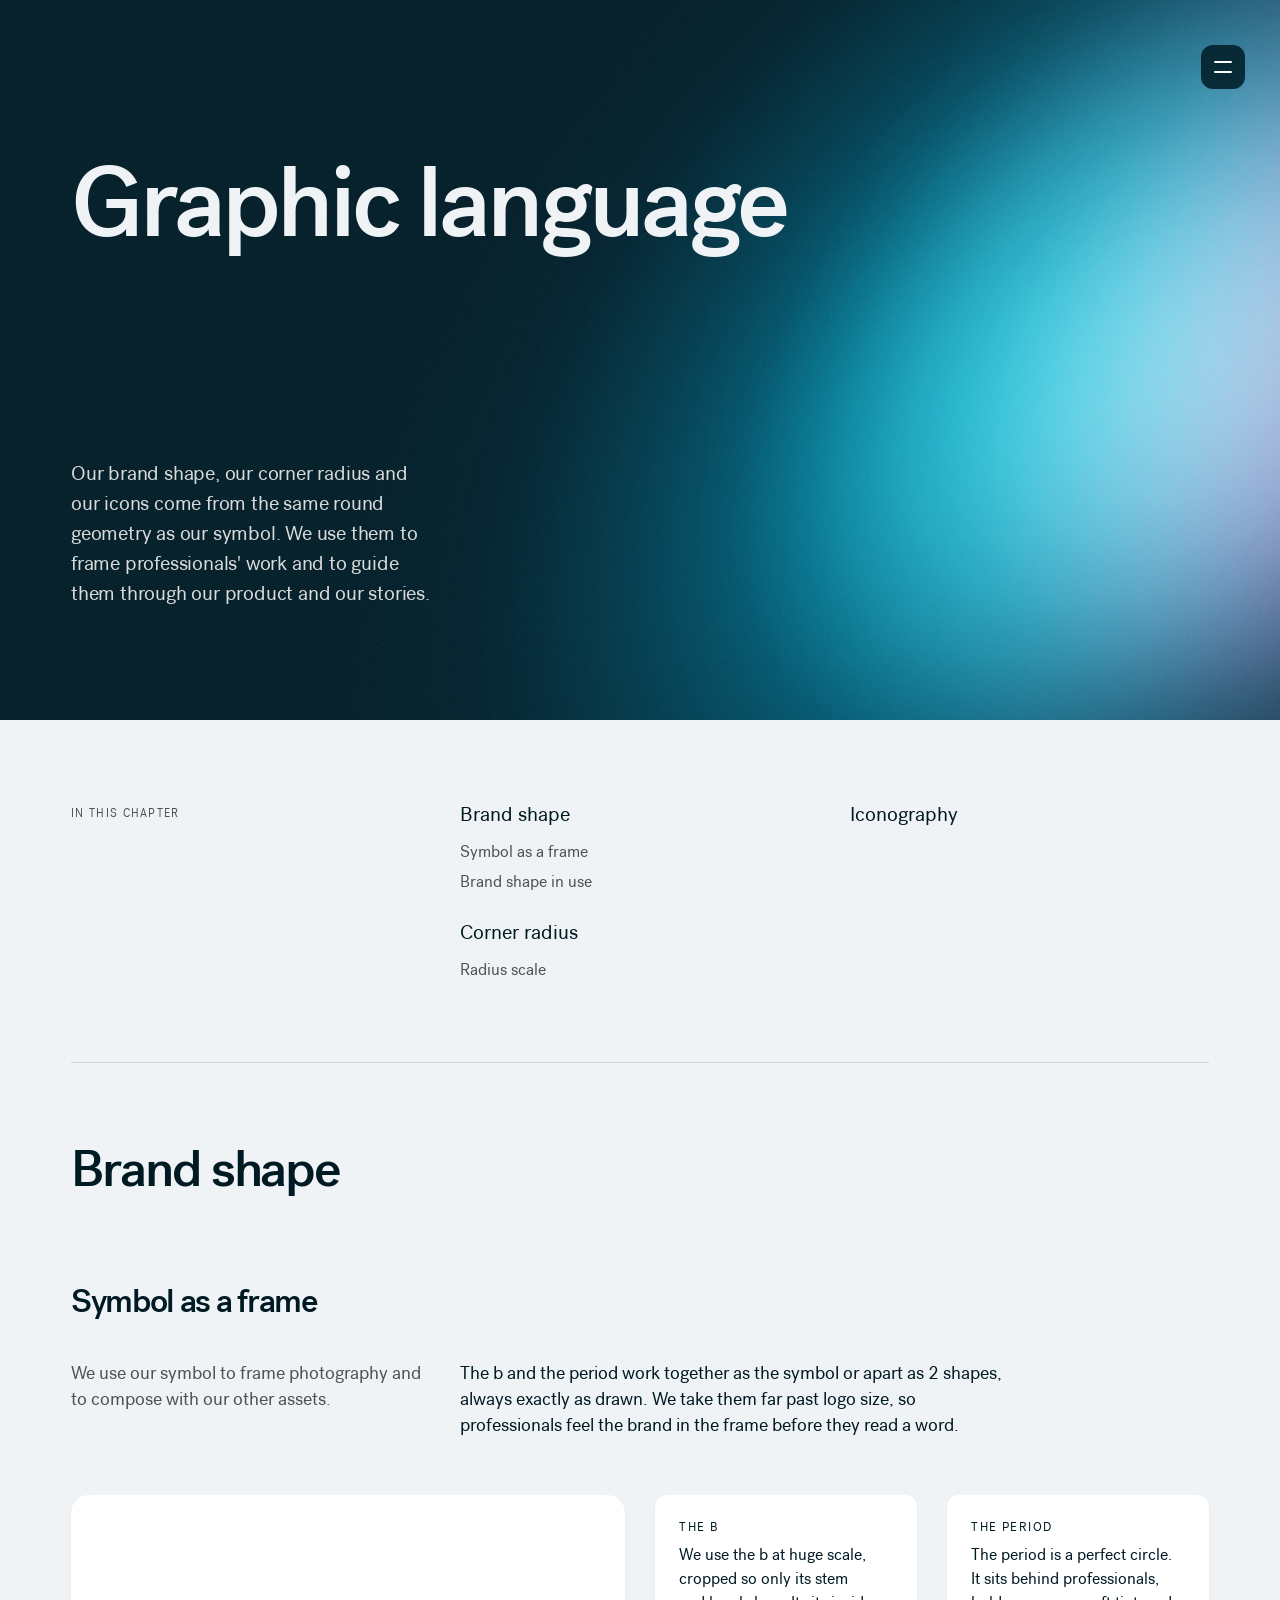
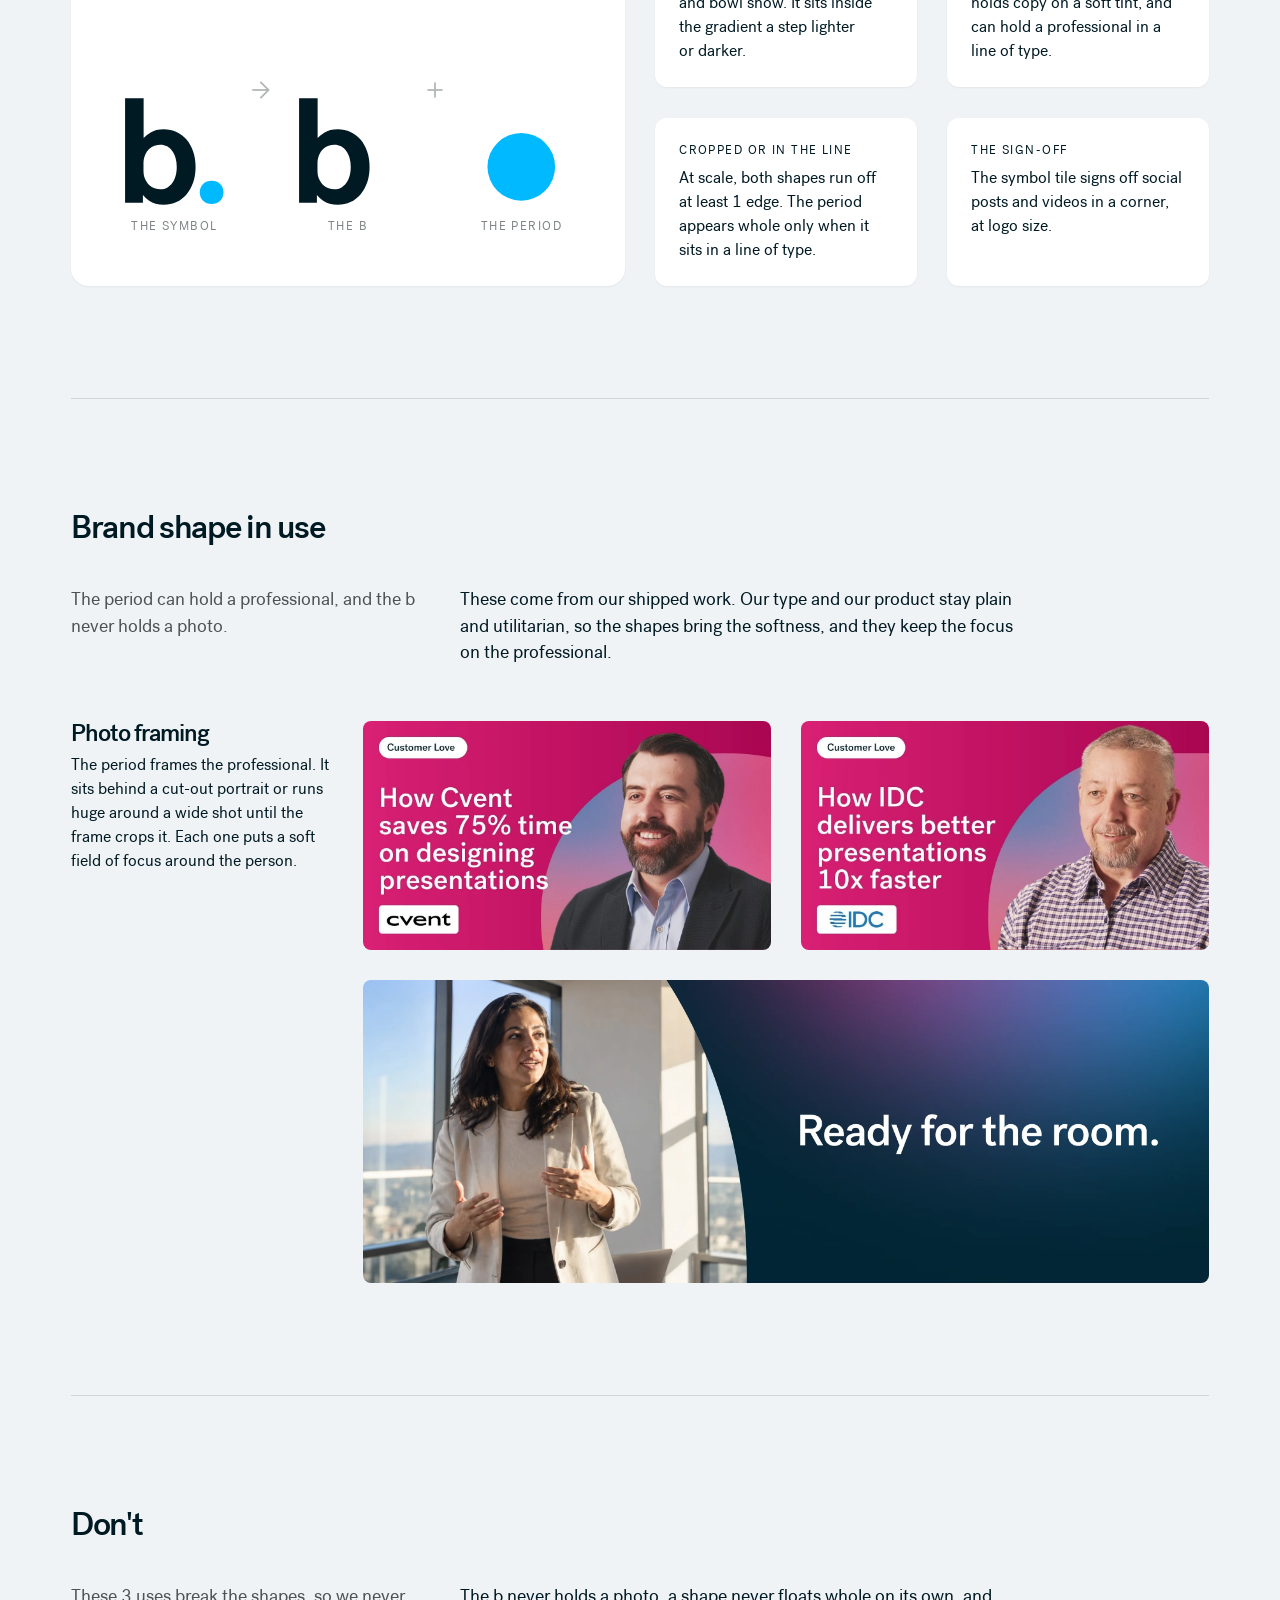
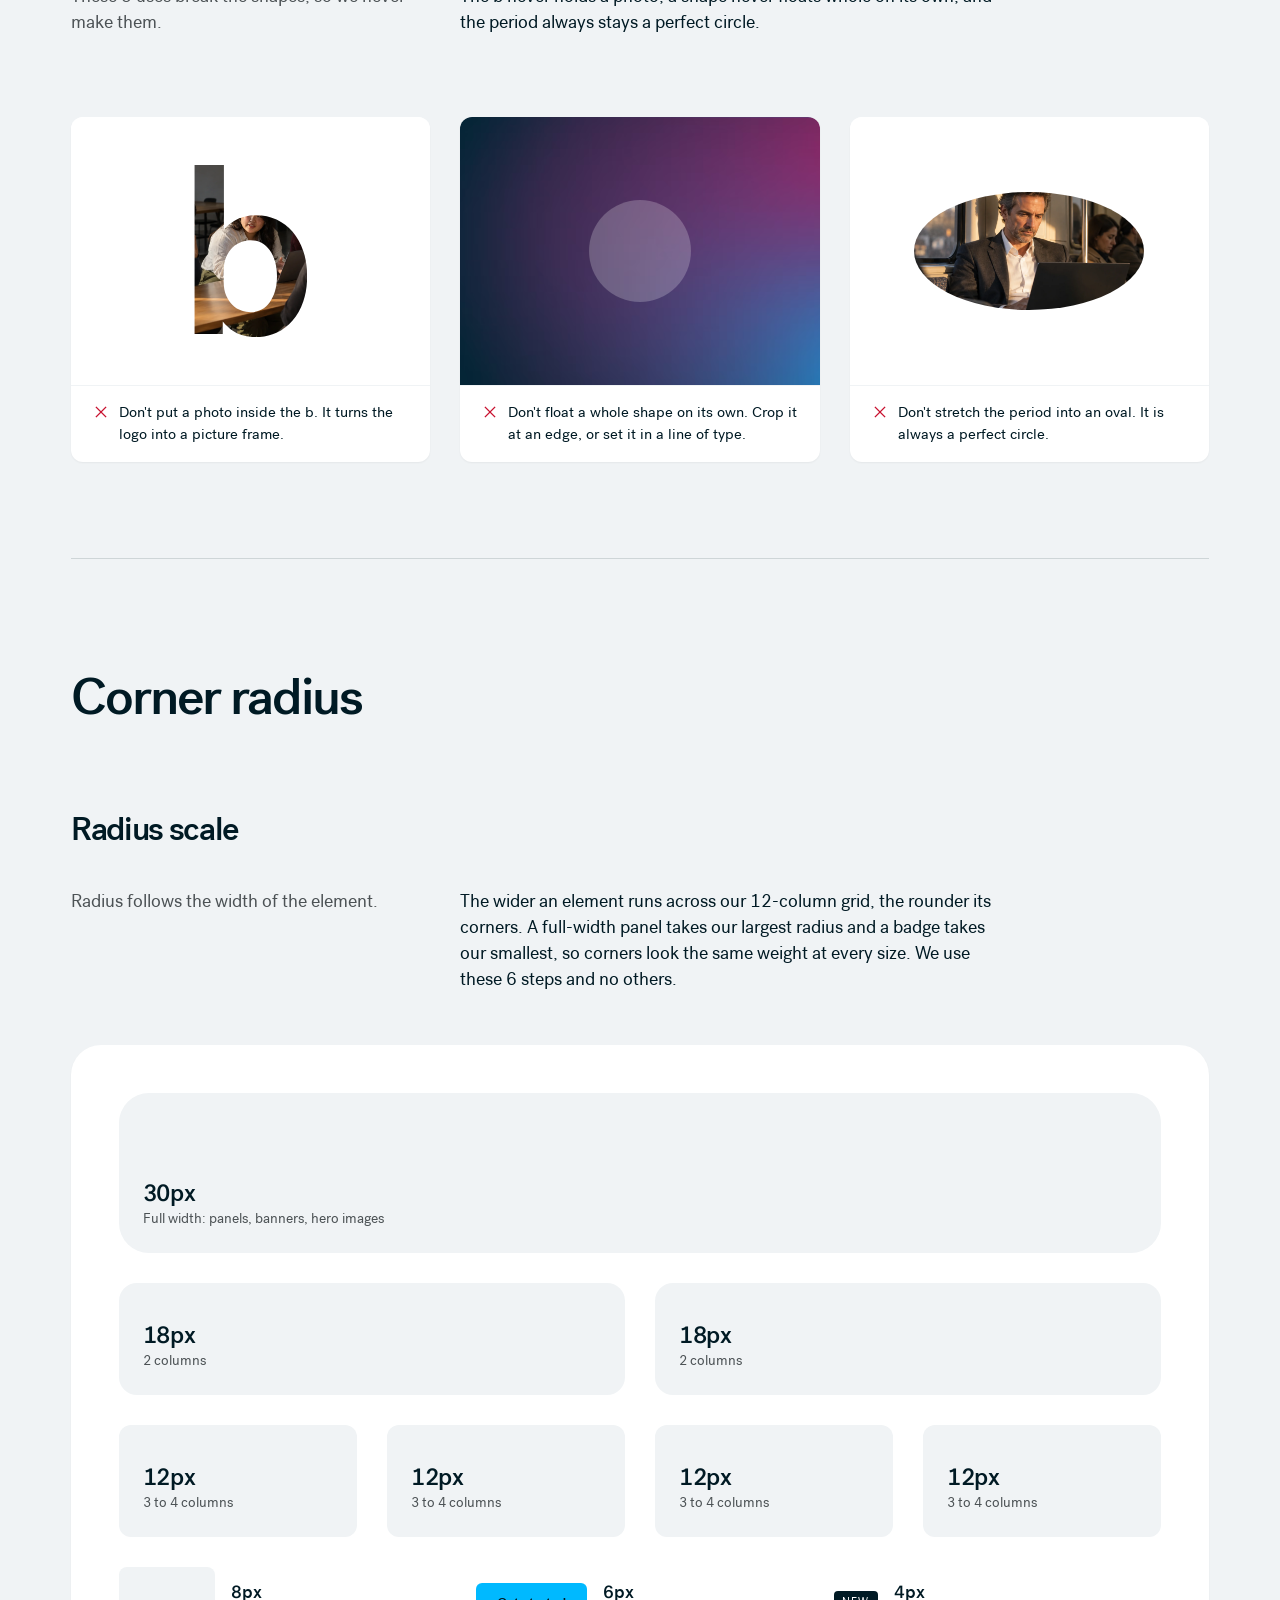
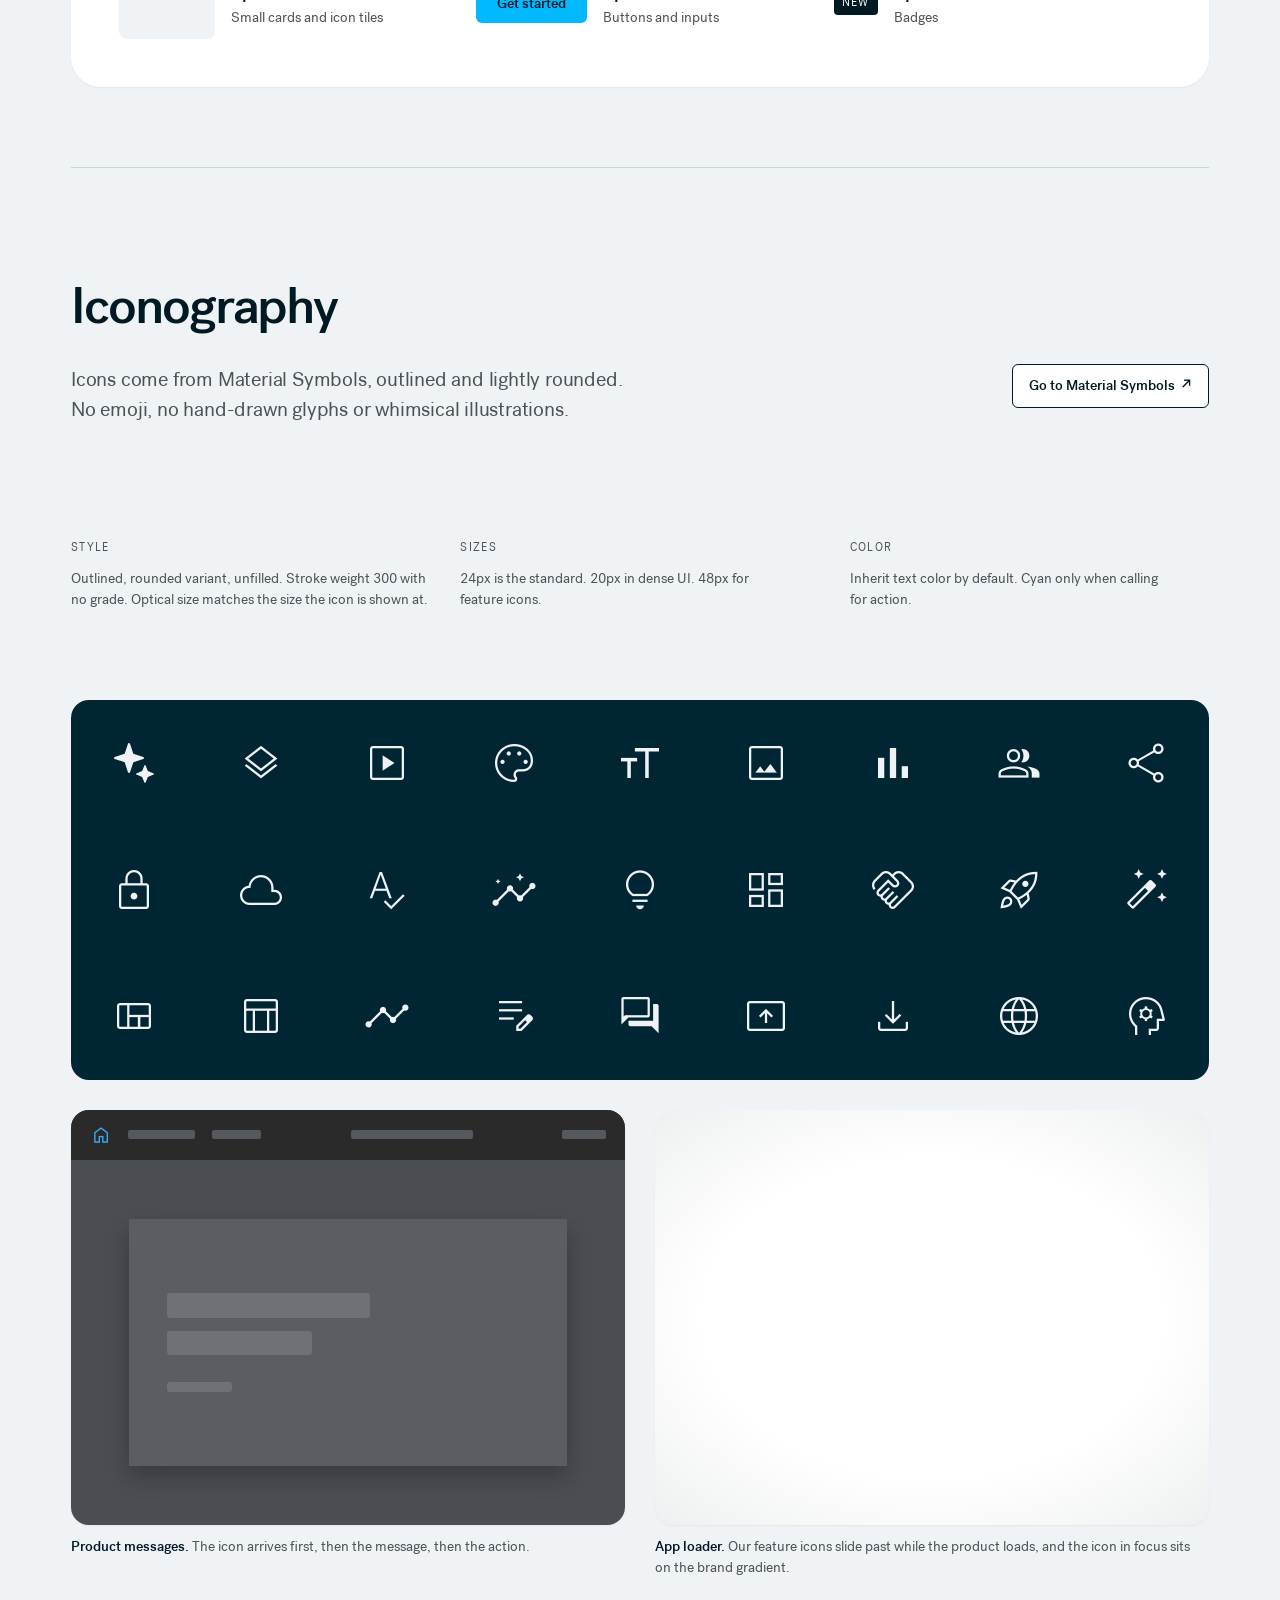
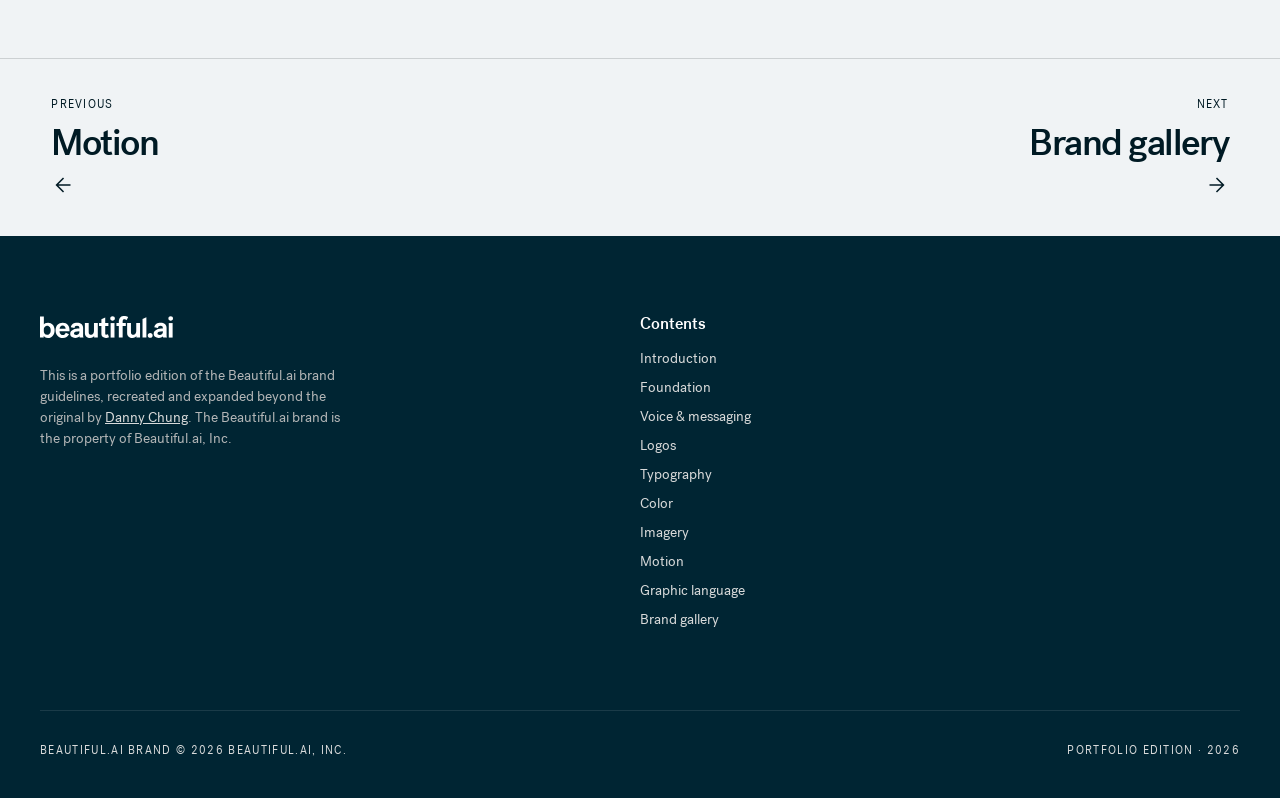
<file: beautifulai/brand-elements.html>
<!DOCTYPE html>
<html lang="en">
<head>
<meta charset="UTF-8">
<meta name="viewport" content="width=device-width, initial-scale=1.0">
<title>Graphic language — Beautiful.ai Brand Guidelines</title>
<meta name="description" content="Guidance for setting the new standard for presentations at work.">
<meta property="og:type" content="website">
<meta property="og:title" content="Graphic language — Beautiful.ai Brand Guidelines">
<meta property="og:description" content="Guidance for setting the new standard for presentations at work.">
<meta property="og:url" content="https://guides.dannymade.com/beautifulai/brand-elements.html">
<meta property="og:image" content="https://guides.dannymade.com/beautifulai/assets/og-image.jpg">
<meta property="og:image:width" content="1200">
<meta property="og:image:height" content="630">
<meta property="og:image:alt" content="Beautiful.ai Brand Guidelines cover">
<meta name="twitter:card" content="summary_large_image">
<meta name="twitter:image" content="https://guides.dannymade.com/beautifulai/assets/og-image.jpg">
<link rel="stylesheet" href="colors_and_type.css?v=213">
<link rel="stylesheet" href="styles.css?v=213">
<link rel="stylesheet" href="photography.css?v=200">
<link rel="stylesheet" href="white-ground.css?v=213">
<link rel="stylesheet" href="ds-restyle.css?v=310">
<link rel="stylesheet" href="ad-v2.css?v=300">
<link rel="stylesheet" href="https://fonts.googleapis.com/css2?family=Material+Symbols+Outlined:opsz,wght,FILL,GRAD@24,300,0,0">
<script src="image-slot.js?v=130"></script>
<template id="__bundler_thumbnail"><svg viewBox="0 0 120 120" xmlns="http://www.w3.org/2000/svg"><rect width="120" height="120" fill="#001A24"></rect><circle cx="30" cy="26" r="34" fill="#B4379B" opacity="0.85"></circle><text x="36" y="76" font-family="system-ui, sans-serif" font-size="38" font-weight="600" fill="#F0F3F5">b</text><text x="58" y="76" font-family="system-ui, sans-serif" font-size="38" font-weight="600" fill="#52D0FF">.</text></svg></template>
<style>#icons .io-split{display:grid;grid-template-columns:minmax(0,1fr) minmax(0,2fr);gap:var(--gut);align-items:stretch}#icons .io-split .icons-grid{margin:0;width:100%;grid-template-columns:repeat(6,minmax(0,1fr))!important}#icons .io-vid{border-radius:var(--radius-xl);overflow:hidden;background:var(--color-white,#fff);display:flex;align-items:center;justify-content:center;min-height:100%}#icons .io-vid video{display:block;width:100%!important;height:100%!important;object-fit:contain!important;transform:scale(.33)}@media(max-width:800px){#icons .io-split{grid-template-columns:1fr}#icons .io-vid{aspect-ratio:1/1}}</style>
</head>
<body class="subpage">
<button class="nav-fab" aria-label="Toggle navigation" onclick="toggleNav()"><span class="fab-label">Contents</span><span class="nav-burger"><i></i><i></i></span></button>
<header class="sidenav collapsed">
  <nav>
    <a href="index.html">Introduction</a>
    <a href="01-foundation.html">Foundation</a>
    <a href="voice-messaging.html">Voice &amp; messaging</a>
    <a href="02-logos.html">Logos</a>
    <a href="03-typography.html">Typography</a>
    <a href="04-color.html">Color</a>
    <a href="05-art-direction.html">Imagery</a>
    <a href="motion.html">Motion</a>
    <a href="brand-elements.html" class="active" aria-current="page">Graphic language</a>
    <a href="06-brand-in-use.html">Brand gallery</a>
    <a class="nav-tool" href="prompt-builder.html" target="bai-prompt-builder" rel="noopener"><span class="material-symbols-outlined" aria-hidden="true">auto_awesome</span>Image prompt builder</a>
  </nav>
  <div class="nav-version">Portfolio edition · 2026</div>
</header>
<style>#brand-shape{padding-bottom:16px}#motion .mp-grid{margin-bottom:96px!important}</style>
<section class="section" id="brand-shape" data-screen-label="12b Brand shape">
  <div class="chapter-hero"><div class="wrap"><div class="ch-head"><div><h2>Graphic language</h2></div></div></div></div>
  <div class="wrap">
    <div class="section-head"><p class="lede">Our brand shape, our corner radius and our icons come from the same round geometry as our symbol. We use them to frame professionals' work and to guide them through our product and our stories.</p></div>
  </div>
<style>
#brand-shape{--bs-ink:var(--color-neutral-darkest,#001A24);--bs-cyan:var(--color-blue,#00B9FF);--bs-grey:var(--color-neutral-lightest,#F0F3F5)}
#brand-shape .bs-b{aspect-ratio:22.93/34.66;-webkit-mask:url("data:image/svg+xml,%3Csvg%20xmlns%3D%22http%3A//www.w3.org/2000/svg%22%20viewBox%3D%220%201.67%2022.93%2034.66%22%20preserveAspectRatio%3D%22none%22%3E%3Cpath%20fill-rule%3D%22evenodd%22%20d%3D%22M19.9728%2015.141C19.0579%2014.075%2017.9597%2013.2433%2016.7067%2012.6692C15.4537%2012.0952%2014.0728%2011.8043%2012.6021%2011.8043C10.8698%2011.8043%209.38188%2012.1733%208.18241%2012.9035C7.34201%2013.4151%206.62194%2013.9988%206.03175%2014.649V1.67117H0V35.7099H5.79874V33.1776C6.345%2033.8531%207.02686%2034.4799%207.83479%2035.05C9.03808%2035.8993%2010.6425%2036.3288%2012.6002%2036.3288C14.0709%2036.3288%2015.4518%2036.0379%2016.7048%2035.4639C17.9558%2034.8899%2019.056%2034.0582%2019.9709%2032.9921C20.88%2031.932%2021.6077%2030.6355%2022.133%2029.138C22.6563%2027.6464%2022.9218%2025.9399%2022.9218%2024.0656C22.9218%2022.1913%2022.6563%2020.4848%2022.133%2018.9932C21.6077%2017.4976%2020.88%2016.2012%2019.9709%2015.1391L19.9728%2015.141ZM11.4867%2016.8279C12.2908%2016.8279%2013.0242%2017.0056%2013.666%2017.3551C14.3116%2017.7065%2014.875%2018.2083%2015.3372%2018.8428C15.8052%2019.4871%2016.17%2020.2623%2016.4202%2021.1506C16.6723%2022.0507%2016.8022%2023.0328%2016.8022%2024.0695C16.8022%2025.1062%2016.6742%2026.1274%2016.4221%2027.0099C16.1719%2027.8826%2015.8071%2028.6519%2015.3391%2029.2942C14.8769%2029.9288%2014.3154%2030.4286%2013.6679%2030.782C13.0261%2031.1315%2012.2927%2031.3091%2011.4886%2031.3091C10.8793%2031.3091%2010.2376%2031.1959%209.57861%2030.9714C8.93303%2030.7507%208.34285%2030.3934%207.82524%2029.9092C7.30381%2029.4211%206.8626%2028.7807%206.51307%2028.0056C6.16546%2027.2344%205.98783%2026.2777%205.98783%2025.1648V22.9761C5.98783%2021.8632%206.16355%2020.9066%206.51307%2020.1353C6.8626%2019.3602%207.30572%2018.7198%207.82524%2018.2317C8.34285%2017.7456%208.93303%2017.3883%209.57861%2017.1696C10.2356%2016.9451%2010.8793%2016.8318%2011.4886%2016.8318L11.4867%2016.8279Z%22/%3E%3C/svg%3E") center/100% 100% no-repeat;mask:url("data:image/svg+xml,%3Csvg%20xmlns%3D%22http%3A//www.w3.org/2000/svg%22%20viewBox%3D%220%201.67%2022.93%2034.66%22%20preserveAspectRatio%3D%22none%22%3E%3Cpath%20fill-rule%3D%22evenodd%22%20d%3D%22M19.9728%2015.141C19.0579%2014.075%2017.9597%2013.2433%2016.7067%2012.6692C15.4537%2012.0952%2014.0728%2011.8043%2012.6021%2011.8043C10.8698%2011.8043%209.38188%2012.1733%208.18241%2012.9035C7.34201%2013.4151%206.62194%2013.9988%206.03175%2014.649V1.67117H0V35.7099H5.79874V33.1776C6.345%2033.8531%207.02686%2034.4799%207.83479%2035.05C9.03808%2035.8993%2010.6425%2036.3288%2012.6002%2036.3288C14.0709%2036.3288%2015.4518%2036.0379%2016.7048%2035.4639C17.9558%2034.8899%2019.056%2034.0582%2019.9709%2032.9921C20.88%2031.932%2021.6077%2030.6355%2022.133%2029.138C22.6563%2027.6464%2022.9218%2025.9399%2022.9218%2024.0656C22.9218%2022.1913%2022.6563%2020.4848%2022.133%2018.9932C21.6077%2017.4976%2020.88%2016.2012%2019.9709%2015.1391L19.9728%2015.141ZM11.4867%2016.8279C12.2908%2016.8279%2013.0242%2017.0056%2013.666%2017.3551C14.3116%2017.7065%2014.875%2018.2083%2015.3372%2018.8428C15.8052%2019.4871%2016.17%2020.2623%2016.4202%2021.1506C16.6723%2022.0507%2016.8022%2023.0328%2016.8022%2024.0695C16.8022%2025.1062%2016.6742%2026.1274%2016.4221%2027.0099C16.1719%2027.8826%2015.8071%2028.6519%2015.3391%2029.2942C14.8769%2029.9288%2014.3154%2030.4286%2013.6679%2030.782C13.0261%2031.1315%2012.2927%2031.3091%2011.4886%2031.3091C10.8793%2031.3091%2010.2376%2031.1959%209.57861%2030.9714C8.93303%2030.7507%208.34285%2030.3934%207.82524%2029.9092C7.30381%2029.4211%206.8626%2028.7807%206.51307%2028.0056C6.16546%2027.2344%205.98783%2026.2777%205.98783%2025.1648V22.9761C5.98783%2021.8632%206.16355%2020.9066%206.51307%2020.1353C6.8626%2019.3602%207.30572%2018.7198%207.82524%2018.2317C8.34285%2017.7456%208.93303%2017.3883%209.57861%2017.1696C10.2356%2016.9451%2010.8793%2016.8318%2011.4886%2016.8318L11.4867%2016.8279Z%22/%3E%3C/svg%3E") center/100% 100% no-repeat;overflow:hidden}
#brand-shape .bs-p{aspect-ratio:1;border-radius:50%;overflow:hidden}
#brand-shape .bs-b img,#brand-shape .bs-p img{width:100%;height:100%;object-fit:cover;display:block}
#brand-shape .bs-build{display:grid;grid-template-columns:repeat(12,minmax(0,1fr));gap:var(--gut);margin:0 0 var(--space-xl,48px)}
#brand-shape .bs-stage{grid-column:span 6;background:#fff;border-radius:var(--radius-xl);box-shadow:var(--shadow-xxsmall);padding:clamp(24px,4vw,56px);display:grid;grid-template-columns:1fr 28px 1fr 28px 1fr;align-items:end;gap:clamp(8px,1.6vw,24px)}
#brand-shape .bs-stage figure{margin:0;display:grid;gap:12px;text-align:center;min-width:0}
#brand-shape .bs-stage svg{width:100%;max-width:150px;height:auto;display:block;margin:0 auto}
#brand-shape .bs-stage .arr{color:var(--color-neutral-light,#B2B5B6);font-size:28px;align-self:center;overflow:hidden;width:28px}
#brand-shape .bs-stage figcaption,#brand-shape .bs-cap{font-size:12px;letter-spacing:.12em;text-transform:uppercase;color:var(--color-neutral,#7F8486)}
#brand-shape .bs-spec{grid-column:span 6;display:grid;gap:var(--gut);grid-template-columns:1fr 1fr}
#brand-shape .bs-spec .c{background:#fff;border-radius:var(--radius-l);box-shadow:var(--shadow-xxsmall);padding:24px;display:grid;align-content:start;gap:8px}
#brand-shape .bs-spec .c p{margin:0;font-size:16px;line-height:1.5;color:var(--bs-ink)}
#brand-shape .bs-spec .c .bs-cap{margin:0;font-size:12px}
#brand-shape .bs-pats{display:grid;gap:var(--space-xl,48px);margin:0 0 var(--space-xl,48px)}
#brand-shape .bs-pat{display:grid;grid-template-columns:repeat(12,minmax(0,1fr));gap:var(--gut);align-items:start}
#brand-shape .bs-pat .tx{grid-column:span 3;display:grid;gap:8px}
#brand-shape .bs-pat .tx h4{margin:0;font-size:var(--text-h6-size,1.5rem);font-weight:500;letter-spacing:-.01em;color:var(--bs-ink)}
#brand-shape .bs-pat .tx p{margin:0;font-size:16px;line-height:1.5;color:var(--bs-ink)}
#brand-shape .bs-pat .tx p.bs-cap{color:var(--color-neutral,#7F8486)}
#brand-shape .bs-pat .md{grid-column:span 9;display:grid;gap:var(--gut);align-items:start}
#brand-shape .bs-pat .md.two{grid-template-columns:1fr 1fr}
#brand-shape .bs-pat .md img{width:100%!important;height:auto!important;max-height:none!important;min-height:0!important;display:block;border-radius:var(--radius-m);object-fit:cover}
#brand-shape .bs-pat .md.tall img{aspect-ratio:4/5}
#brand-shape .bs-pat .md.two.solo{grid-template-columns:1fr 1fr}
#brand-shape .bs-pat .md.wide img{aspect-ratio:16/9}
#brand-shape .bs-pat .md.fr{grid-column:span 9}
#brand-shape .bs-pat .md.fr>.md{grid-column:auto}
#brand-shape .bs-pat .md.sf img.wide{aspect-ratio:2800/1000}
#brand-shape .bs-pat .md.sf img.close{aspect-ratio:1400/778}
#brand-shape .bs-donts{display:grid;grid-template-columns:repeat(3,minmax(0,1fr));gap:var(--gut)}
#brand-shape .bs-donts .d{background:#fff;border-radius:var(--radius-l);box-shadow:var(--shadow-xxsmall);overflow:hidden}
#brand-shape .bs-donts .pv{aspect-ratio:4/3;background:#fff;display:grid;place-items:center;position:relative;border-bottom:1px solid var(--bs-grey)}
#brand-shape .bs-donts .lb{padding:16px 20px;display:flex;gap:8px;align-items:flex-start;font-size:15px;line-height:1.45;color:var(--bs-ink)}
#brand-shape .bs-donts .lb .material-symbols-outlined{font-size:20px;color:#C8102E;flex:none}
@media (max-width:1100px){#brand-shape .bs-stage,#brand-shape .bs-spec,#brand-shape .bs-pat .tx,#brand-shape .bs-pat .md{grid-column:1/-1}}
@media (max-width:760px){
  #brand-shape .bs-spec,#brand-shape .bs-donts,#brand-shape .bs-pat .md.two{grid-template-columns:1fr}
}
</style>
  <div class="wrap"><div class="sub-head"><h2>Brand shape</h2></div></div>
  <div class="wrap">
    <div class="sub-title st-row"><h3>Symbol as a frame</h3><p class="st-rule">We use our symbol to frame photography and to compose with our other assets.</p><div class="st-body"><p>The b and the period work together as the symbol or apart as 2 shapes, always exactly as drawn. We take them far past logo size, so professionals feel the brand in the frame before they read a word.</p></div></div>

    <div class="bs-build">
      <div class="bs-stage" aria-label="How the shapes come from the symbol">
        <figure><svg viewBox="-1 0 34 37" aria-hidden="true"><path fill="#001A24" d="M19.9728 15.141C19.0579 14.075 17.9597 13.2433 16.7067 12.6692C15.4537 12.0952 14.0728 11.8043 12.6021 11.8043C10.8698 11.8043 9.38188 12.1733 8.18241 12.9035C7.34201 13.4151 6.62194 13.9988 6.03175 14.649V1.67117H0V35.7099H5.79874V33.1776C6.345 33.8531 7.02686 34.4799 7.83479 35.05C9.03808 35.8993 10.6425 36.3288 12.6002 36.3288C14.0709 36.3288 15.4518 36.0379 16.7048 35.4639C17.9558 34.8899 19.056 34.0582 19.9709 32.9921C20.88 31.932 21.6077 30.6355 22.133 29.138C22.6563 27.6464 22.9218 25.9399 22.9218 24.0656C22.9218 22.1913 22.6563 20.4848 22.133 18.9932C21.6077 17.4976 20.88 16.2012 19.9709 15.1391L19.9728 15.141ZM11.4867 16.8279C12.2908 16.8279 13.0242 17.0056 13.666 17.3551C14.3116 17.7065 14.875 18.2083 15.3372 18.8428C15.8052 19.4871 16.17 20.2623 16.4202 21.1506C16.6723 22.0507 16.8022 23.0328 16.8022 24.0695C16.8022 25.1062 16.6742 26.1274 16.4221 27.0099C16.1719 27.8826 15.8071 28.6519 15.3391 29.2942C14.8769 29.9288 14.3154 30.4286 13.6679 30.782C13.0261 31.1315 12.2927 31.3091 11.4886 31.3091C10.8793 31.3091 10.2376 31.1959 9.57861 30.9714C8.93303 30.7507 8.34285 30.3934 7.82524 29.9092C7.30381 29.4211 6.8626 28.7807 6.51307 28.0056C6.16546 27.2344 5.98783 26.2777 5.98783 25.1648V22.9761C5.98783 21.8632 6.16355 20.9066 6.51307 20.1353C6.8626 19.3602 7.30572 18.7198 7.82524 18.2317C8.34285 17.7456 8.93303 17.3883 9.57861 17.1696C10.2356 16.9451 10.8793 16.8318 11.4886 16.8318L11.4867 16.8279Z"/><path fill="#00B9FF" d="M28.1456 28.4996C27.0302 28.4996 26.1019 28.8549 25.3819 29.5539C24.658 30.2587 24.2913 31.1803 24.2913 32.2971C24.2913 33.4139 24.658 34.3354 25.3819 35.0402C26.1 35.7392 27.0302 36.0945 28.1456 36.0945C29.2611 36.0945 30.1912 35.7392 30.9094 35.0402C31.6333 34.3354 32 33.4139 32 32.2971C32 31.1803 31.6333 30.2587 30.9094 29.5539C30.1912 28.8549 29.2611 28.4996 28.1456 28.4996Z"/></svg><figcaption>The symbol</figcaption></figure>
        <span class="arr material-symbols-outlined" aria-hidden="true">arrow_forward</span>
        <figure><svg viewBox="-1 0 34 37" aria-hidden="true"><path fill="#001A24" fill-rule="evenodd" d="M19.9728 15.141C19.0579 14.075 17.9597 13.2433 16.7067 12.6692C15.4537 12.0952 14.0728 11.8043 12.6021 11.8043C10.8698 11.8043 9.38188 12.1733 8.18241 12.9035C7.34201 13.4151 6.62194 13.9988 6.03175 14.649V1.67117H0V35.7099H5.79874V33.1776C6.345 33.8531 7.02686 34.4799 7.83479 35.05C9.03808 35.8993 10.6425 36.3288 12.6002 36.3288C14.0709 36.3288 15.4518 36.0379 16.7048 35.4639C17.9558 34.8899 19.056 34.0582 19.9709 32.9921C20.88 31.932 21.6077 30.6355 22.133 29.138C22.6563 27.6464 22.9218 25.9399 22.9218 24.0656C22.9218 22.1913 22.6563 20.4848 22.133 18.9932C21.6077 17.4976 20.88 16.2012 19.9709 15.1391L19.9728 15.141ZM11.4867 16.8279C12.2908 16.8279 13.0242 17.0056 13.666 17.3551C14.3116 17.7065 14.875 18.2083 15.3372 18.8428C15.8052 19.4871 16.17 20.2623 16.4202 21.1506C16.6723 22.0507 16.8022 23.0328 16.8022 24.0695C16.8022 25.1062 16.6742 26.1274 16.4221 27.0099C16.1719 27.8826 15.8071 28.6519 15.3391 29.2942C14.8769 29.9288 14.3154 30.4286 13.6679 30.782C13.0261 31.1315 12.2927 31.3091 11.4886 31.3091C10.8793 31.3091 10.2376 31.1959 9.57861 30.9714C8.93303 30.7507 8.34285 30.3934 7.82524 29.9092C7.30381 29.4211 6.8626 28.7807 6.51307 28.0056C6.16546 27.2344 5.98783 26.2777 5.98783 25.1648V22.9761C5.98783 21.8632 6.16355 20.9066 6.51307 20.1353C6.8626 19.3602 7.30572 18.7198 7.82524 18.2317C8.34285 17.7456 8.93303 17.3883 9.57861 17.1696C10.2356 16.9451 10.8793 16.8318 11.4886 16.8318L11.4867 16.8279Z"/></svg><figcaption>The b</figcaption></figure>
        <span class="arr material-symbols-outlined" aria-hidden="true">add</span>
        <figure><svg viewBox="-1 0 34 37" aria-hidden="true"><circle cx="16" cy="24" r="11" fill="#00B9FF"/></svg><figcaption>The period</figcaption></figure>
      </div>
      <div class="bs-spec">
        <div class="c"><p class="bs-cap">The b</p><p>We use the b at huge scale, cropped so only its stem and bowl show. It sits inside the gradient a step lighter or darker.</p></div>
        <div class="c"><p class="bs-cap">The period</p><p>The period is a perfect circle. It sits behind professionals, holds copy on a soft tint, and can hold a professional in a line of type.</p></div>
        <div class="c"><p class="bs-cap">Cropped or in the line</p><p>At scale, both shapes run off at least 1 edge. The period appears whole only when it sits in a line of type.</p></div>
        <div class="c"><p class="bs-cap">The sign-off</p><p>The symbol tile signs off social posts and videos in a corner, at logo size.</p></div>
      </div>
    </div>

    <div class="sub-title st-row"><h3>Brand shape in use</h3><p class="st-rule">The period can hold a professional, and the b never holds a photo.</p><div class="st-body"><p>These come from our shipped work. Our type and our product stay plain and utilitarian, so the shapes bring the softness, and they keep the focus on the professional.</p></div></div>

    <div class="bs-pats">
      <div class="bs-pat">
        <div class="tx"><h4>Photo framing</h4><p>The period frames the professional. It sits behind a cut-out portrait or runs huge around a wide shot until the frame crops it. Each one puts a soft field of focus around the person.</p></div>
        <div class="md fr"><div class="md two wide"><img src="assets/shape-cvent.webp" alt="Customer video thumbnail: How Cvent saves 75% time on designing presentations, with a Cvent leader in front of a gradient circle" loading="lazy"><img src="assets/shape-idc.webp" alt="Customer video thumbnail: How IDC delivers better presentations 10x faster, with an IDC leader in front of a gradient circle" loading="lazy"></div><div class="md sf"><img class="wide" src="assets/shape-hero-banner.webp" alt="Web hero: a professional presenting in a sunlit office, held inside a huge period that crops off the frame, beside the line Ready for the room. on the brand gradient" loading="lazy"></div></div>
      </div>
    </div>

    <div class="sub-title st-row" data-nav-skip><h3>Don't</h3><p class="st-rule">These 3 uses break the shapes, so we never make them.</p><div class="st-body"><p>The b never holds a photo, a shape never floats whole on its own, and the period always stays a perfect circle.</p></div></div>

    <div class="bs-donts">
      <div class="d"><div class="pv" aria-hidden="true"><div class="bs-b" style="position:absolute;height:64%;left:50%;top:18%;transform:translateX(-50%)"><img src="assets/photo-group-cafe.webp" alt=""></div></div><div class="lb"><span class="material-symbols-outlined" aria-hidden="true">close</span>Don't put a photo inside the b. It turns the logo into a picture frame.</div></div>
      <div class="d"><div class="pv" aria-hidden="true"><div style="position:absolute;inset:0;background:url(assets/brand-gradient.avif) center/cover"></div><div class="bs-p" style="position:relative;height:38%;background:rgba(255,255,255,.22)"></div></div><div class="lb"><span class="material-symbols-outlined" aria-hidden="true">close</span>Don't float a whole shape on its own. Crop it at an edge, or set it in a line of type.</div></div>
      <div class="d"><div class="pv" aria-hidden="true"><div style="position:absolute;left:18%;right:18%;top:28%;bottom:28%;border-radius:50%;overflow:hidden"><img src="assets/photo-pro-train.webp" alt="" style="width:100%;height:100%;object-fit:cover"></div></div><div class="lb"><span class="material-symbols-outlined" aria-hidden="true">close</span>Don't stretch the period into an oval. It is always a perfect circle.</div></div>
    </div>
  </div>
</section>

<section class="section" id="radius" data-screen-label="13b Corner radius">
  <style>
  #radius .rd-fig{margin:32px 0 0;padding:var(--content-padding-large,48px);border-radius:var(--radius-xxl,30px);background:var(--color-white,#fff);box-shadow:var(--shadow-xxsmall)}
  #radius .rd-row{display:grid;gap:var(--gut,32px);margin-top:var(--gut,32px)}
  #radius .rd-row:first-child{margin-top:0}
  #radius .rd-row.c1{grid-template-columns:minmax(0,1fr)}
  #radius .rd-row.c2{grid-template-columns:repeat(2,minmax(0,1fr))}
  #radius .rd-row.c4{grid-template-columns:repeat(4,minmax(0,1fr))}
  #radius .rd-b{position:relative;display:flex;flex-direction:column;justify-content:flex-end;gap:4px;min-height:112px;padding:var(--content-padding-regular,24px);background:var(--color-neutral-lightest,#F0F3F5);color:var(--color-neutral-darkest,#001A24)}
  #radius .rd-row.c1 .rd-b{min-height:160px;border-radius:var(--radius-xxl,30px)}
  #radius .rd-row.c2 .rd-b{border-radius:var(--radius-xl,18px)}
  #radius .rd-row.c4 .rd-b{border-radius:var(--radius-l,12px)}
  #radius .rd-b .v{font-size:var(--text-h6-size,1.5rem);line-height:1;font-weight:500;letter-spacing:-.02em;font-variant-numeric:tabular-nums}
  #radius .rd-b .u{font-size:var(--text-body-s,.875rem);line-height:1.4;color:var(--color-neutral-dark,#4C5255)}
  #radius .rd-small{display:grid;grid-template-columns:repeat(3,minmax(0,1fr));gap:var(--gut,32px);margin-top:var(--gut,32px)}
  #radius .rd-s{display:flex;align-items:center;gap:16px;min-width:0}
  #radius .rd-s .rsw{flex:none;display:grid;place-items:center;background:var(--color-neutral-lightest,#F0F3F5);color:var(--color-neutral-darkest,#001A24);font-size:var(--text-body-s,.875rem);font-weight:500}
  #radius .rd-s .rsw.card{width:96px;height:72px;border-radius:var(--radius-m,8px);border:0!important;box-shadow:none!important}
  #radius .rd-s .rsw.btn{height:40px;padding:0 20px;border-radius:var(--radius-s,6px);background:var(--color-blue,#00B9FF);box-shadow:none}
  #radius .rd-s .rsw.badge{height:24px;padding:0 8px;border-radius:var(--radius-xs,4px);background:var(--color-neutral-darkest,#001A24);color:var(--color-white,#fff);font-size:11px;letter-spacing:.12em;text-transform:uppercase;font-weight:400;box-shadow:none}
  #radius .rd-s .t{display:grid;gap:2px;min-width:0}
  #radius .rd-s .t .v{font-size:var(--text-body-l,1.125rem);font-weight:500;color:var(--color-neutral-darkest,#001A24);font-variant-numeric:tabular-nums}
  #radius .rd-s .t .u{font-size:var(--text-body-s,.875rem);line-height:1.4;color:var(--color-neutral-dark,#4C5255)}
  @media(max-width:900px){#radius .rd-fig{padding:var(--content-padding-regular,24px)}#radius .rd-row.c4{grid-template-columns:repeat(2,minmax(0,1fr))}#radius .rd-small{grid-template-columns:minmax(0,1fr)}}
  @media(max-width:600px){#radius .rd-row.c2,#radius .rd-row.c4{grid-template-columns:minmax(0,1fr)}}
  </style>
  <div class="wrap"><div class="sub-head"><h2>Corner radius</h2></div></div>
  <div class="wrap">
    <div class="sub-title st-row"><h3>Radius scale</h3><p class="st-rule">Radius follows the width of the element.</p><div class="st-body"><p>The wider an element runs across our 12-column grid, the rounder its corners. A full-width panel takes our largest radius and a badge takes our smallest, so corners look the same weight at every size. We use these 6 steps and no others.</p></div></div>
    <figure class="rd-fig" aria-label="Our radius scale on the 12-column grid: 30px full width, 18px across 2 columns, 12px across 3 to 4 columns, 8px on small cards, 6px on buttons and inputs, and 4px on badges">
      <div class="rd-row c1"><div class="rd-b"><span class="v">30px</span><span class="u">Full width: panels, banners, hero images</span></div></div>
      <div class="rd-row c2"><div class="rd-b"><span class="v">18px</span><span class="u">2 columns</span></div><div class="rd-b"><span class="v">18px</span><span class="u">2 columns</span></div></div>
      <div class="rd-row c4"><div class="rd-b"><span class="v">12px</span><span class="u">3 to 4 columns</span></div><div class="rd-b"><span class="v">12px</span><span class="u">3 to 4 columns</span></div><div class="rd-b"><span class="v">12px</span><span class="u">3 to 4 columns</span></div><div class="rd-b"><span class="v">12px</span><span class="u">3 to 4 columns</span></div></div>
      <div class="rd-small">
        <div class="rd-s"><span class="rsw card" aria-hidden="true"></span><span class="t"><span class="v">8px</span><span class="u">Small cards and icon tiles</span></span></div>
        <div class="rd-s"><span class="rsw btn" aria-hidden="true">Get started</span><span class="t"><span class="v">6px</span><span class="u">Buttons and inputs</span></span></div>
        <div class="rd-s"><span class="rsw badge" aria-hidden="true">New</span><span class="t"><span class="v">4px</span><span class="u">Badges</span></span></div>
      </div>
    </figure>
  </div>
</section>

<section class="section cream" id="icons" data-screen-label="14 Iconography">
  <div class="wrap"><div class="sub-head"><h2>Iconography</h2></div></div>
  <div class="wrap">
    <div class="section-head">
      <p class="lede">Icons come from Material Symbols, outlined and lightly rounded. No emoji, no hand-drawn glyphs or whimsical illustrations.</p>
      <div class="dl-row"><a class="dl-pill" href="https://fonts.google.com/icons" target="_blank" rel="noopener">Go to Material Symbols <span>↗</span></a></div>
    </div>

    <div class="grid-3" style="margin-bottom:var(--gut-2xl)">
      <div>
        <div class="eyebrow" style="margin-bottom:12px">Style</div>
        <p style="font-size:var(--text-body-s,0.875rem);color:var(--neutral-dark);margin:0">Outlined, rounded variant, unfilled. Stroke weight 300 with no grade. Optical size matches the size the icon is shown at.</p>
      </div>
      <div>
        <div class="eyebrow" style="margin-bottom:12px">Sizes</div>
        <p style="font-size:var(--text-body-s,0.875rem);color:var(--neutral-dark);margin:0">24px is the standard. 20px in dense UI. 48px for feature icons.</p>
      </div>
      <div>
        <div class="eyebrow" style="margin-bottom:12px">Color</div>
        <p style="font-size:var(--text-body-s,0.875rem);color:var(--neutral-dark);margin:0">Inherit text color by default. Cyan only when calling for action.</p>
      </div>
    </div>

    <style>
    #icons .io-split{display:block!important}
    #icons .io-split .icons-grid{grid-template-columns:repeat(9,minmax(0,1fr))!important}
    #icons .ib-pair{display:grid;grid-template-columns:repeat(2,minmax(0,1fr));gap:var(--gut,32px);margin-top:var(--gut,32px)}
    #icons .ib-pair figure{margin:0}
    #icons .ib-cap{margin:12px 0 0;font-size:var(--text-body-s,.875rem);line-height:1.45;color:var(--color-neutral-dark,#4C5255)}
    #icons .ib-cap b{font-weight:500;color:var(--color-neutral-darkest,#001A24)}
    #icons .ib-stage{container-type:inline-size;position:relative;border-radius:var(--radius-xl,18px);overflow:hidden;background:#4A4D52;aspect-ratio:4/3;box-shadow:var(--shadow-xxsmall)}
    #icons .ib-app{position:absolute;inset:0;display:flex;flex-direction:column}
    #icons .ib-ban{flex:none;height:10cqw;margin-top:-10cqw;display:flex;align-items:center;gap:2cqw;padding:0 3.4cqw;background:#FEEEDF;color:#1A1A1A;font-size:2.5cqw;font-weight:500;overflow:hidden;animation:ib-ban 7s cubic-bezier(.22,1,.36,1) infinite}
    #icons .ib-ico{flex:none;width:5.4cqw;height:5.4cqw}
    #icons .ib-ico video{display:block;width:100%;height:100%;object-fit:contain}
    #icons .ib-tx{min-width:0;white-space:nowrap;overflow:hidden;text-overflow:ellipsis;clip-path:inset(0 100% 0 0);animation:ib-tx 7s cubic-bezier(.22,1,.36,1) infinite}
    #icons .ib-act{margin-left:auto;flex:none;display:flex;align-items:center;opacity:0;animation:ib-act 7s ease infinite}
    #icons .ib-get{padding:1.4cqw 2cqw;border-radius:.8cqw;background:#FBD4AE;color:#1A1A1A}
    #icons .ib-bar{flex:none;height:9cqw;display:flex;align-items:center;gap:3cqw;padding:0 3.4cqw;background:#2A2A2A;color:#fff}
    #icons .ib-bar .material-symbols-outlined{font-size:3.6cqw}
    #icons .ib-bar .home{color:#3FA9F5;font-size:4cqw}
    #icons .ib-bar i{display:block;height:1.6cqw;border-radius:.4cqw;background:#55595E}
    #icons .ib-bar .ttl{flex:1;display:grid;place-items:center}
    #icons .ib-canvas{flex:1;min-height:0;display:grid;place-items:center;padding:5cqw}
    #icons .ib-slide{width:88%;aspect-ratio:16/9;background:#5A5E63;box-shadow:0 2cqw 4cqw rgba(0,0,0,.25);display:flex;flex-direction:column;justify-content:center;gap:2.4cqw;padding:0 7cqw;box-sizing:border-box}
    #icons .ib-slide i{display:block;height:4.4cqw;border-radius:.6cqw;background:#6E7277}
    #icons .ib-slide .g1{width:56%}#icons .ib-slide .g2{width:40%}#icons .ib-slide .g3{width:18%;height:1.8cqw;margin-top:2.4cqw}
    #icons .al-stage{background:#fff;display:grid;place-items:center}#icons .al-stage::after{content:"";position:absolute;inset:0;pointer-events:none;background:radial-gradient(ellipse 75% 70% at 50% 50%,transparent 55%,rgba(0,26,36,.07) 100%)}
    #icons .al-stage video{width:86%;height:auto;display:block}
    @keyframes ib-ban{0%,6%{margin-top:-10cqw}16%,82%{margin-top:0}92%,100%{margin-top:-10cqw}}
    @keyframes ib-tx{0%,20%{clip-path:inset(0 100% 0 0)}34%,100%{clip-path:inset(0 0 0 0)}}
    @keyframes ib-act{0%,30%{opacity:0}38%,100%{opacity:1}}
    @media (prefers-reduced-motion:reduce){#icons .ib-ban,#icons .ib-tx,#icons .ib-act{animation:none}#icons .ib-ban{margin-top:0}#icons .ib-tx{clip-path:none}#icons .ib-act{opacity:1}}
    @media (max-width:900px){#icons .ib-pair{grid-template-columns:minmax(0,1fr)}}
    @media (max-width:700px){#icons .io-split .icons-grid{grid-template-columns:repeat(4,minmax(0,1fr))!important}}
    </style>
    <div class="io-split"><div class="icons-grid">
      <div class="icon-cell"><svg class="icon-ai" width="24" height="24" viewBox="0 0 24 24" fill="currentColor" role="img" aria-label="AI"><path d="M8.98582 2.3706L7.33201 7.33201L2.3706 8.98582C1.87647 9.15053 1.87647 9.84947 2.3706 10.0142L7.33201 11.668L8.98582 16.6294C9.15053 17.1235 9.84947 17.1235 10.0142 16.6294L11.668 11.668L16.6294 10.0142C17.1235 9.84947 17.1235 9.15053 16.6294 8.98582L11.668 7.33201L10.0142 2.3706C9.84947 1.87647 9.15053 1.87647 8.98582 2.3706Z"></path><path d="M17.2103 13.1957L16.0704 16.0125L13.1929 17.2102C12.9357 17.3172 12.9357 17.6828 13.1929 17.7898L16.0704 18.9875L17.2103 21.8043C17.3159 22.0652 17.6841 22.0652 17.7897 21.8043L18.9296 18.9875L21.8071 17.7898C22.0643 17.6828 22.0643 17.3172 21.8071 17.2102L18.9296 16.0125L17.7897 13.1957C17.6841 12.9348 17.3159 12.9348 17.2103 13.1957Z"></path></svg></div>
      <div class="icon-cell"><span class="material-symbols-outlined">layers</span></div>
      <div class="icon-cell"><span class="material-symbols-outlined">slideshow</span></div>
      <div class="icon-cell"><span class="material-symbols-outlined">palette</span></div>
      <div class="icon-cell"><span class="material-symbols-outlined">format_size</span></div>
      <div class="icon-cell"><span class="material-symbols-outlined">image</span></div>
      <div class="icon-cell"><span class="material-symbols-outlined">bar_chart</span></div>
      <div class="icon-cell"><span class="material-symbols-outlined">group</span></div>
      <div class="icon-cell"><span class="material-symbols-outlined">share</span></div>
      <div class="icon-cell"><span class="material-symbols-outlined">lock</span></div>
      <div class="icon-cell"><span class="material-symbols-outlined">cloud</span></div>
      <div class="icon-cell"><span class="material-symbols-outlined">spellcheck</span></div>
      <div class="icon-cell"><span class="material-symbols-outlined">insights</span></div>
      <div class="icon-cell"><span class="material-symbols-outlined">lightbulb</span></div>
      <div class="icon-cell"><span class="material-symbols-outlined">dashboard</span></div>
      <div class="icon-cell"><span class="material-symbols-outlined">handshake</span></div>
      <div class="icon-cell"><span class="material-symbols-outlined">rocket_launch</span></div>
      <div class="icon-cell"><span class="material-symbols-outlined">auto_fix_high</span></div>
      <div class="icon-cell"><span class="material-symbols-outlined">view_quilt</span></div>
      <div class="icon-cell"><span class="material-symbols-outlined">table_chart</span></div>
      <div class="icon-cell"><span class="material-symbols-outlined">timeline</span></div>
      <div class="icon-cell"><span class="material-symbols-outlined">edit_note</span></div>
      <div class="icon-cell"><span class="material-symbols-outlined">forum</span></div>
      <div class="icon-cell"><span class="material-symbols-outlined">present_to_all</span></div>
      <div class="icon-cell"><span class="material-symbols-outlined">download</span></div>
      <div class="icon-cell"><span class="material-symbols-outlined">language</span></div>
      <div class="icon-cell"><span class="material-symbols-outlined">psychology</span></div></div>
      <div class="ib-pair">
        <figure>
          <div class="ib-stage" role="img" aria-label="Our update banner slides down over the editor. Its badge icon animates in, then the message A new version of Beautiful.ai is now available, then the Get the update button.">
            <div class="ib-app" aria-hidden="true">
              <div class="ib-ban"><span class="ib-ico"><video src="assets/motion-icon.webm" muted playsinline preload="auto"></video></span><span class="ib-tx">A new version of Beautiful.ai is now available!</span><span class="ib-act"><span class="ib-get">Get the update</span></span></div>
              <div class="ib-bar"><span class="material-symbols-outlined home">home</span><i style="width:12cqw"></i><i style="width:9cqw"></i><span class="ttl"><i style="width:22cqw"></i></span><i style="width:8cqw"></i></div>
              <div class="ib-canvas"><div class="ib-slide"><i class="g1"></i><i class="g2"></i><i class="g3"></i></div></div>
            </div>
          </div>
          <figcaption class="ib-cap"><b>Product messages.</b> The icon arrives first, then the message, then the action.</figcaption>
        </figure>
        <figure>
          <div class="ib-stage al-stage"><video src="assets/app-loader-white.mp4" autoplay muted loop playsinline preload="auto" aria-label="Our app loader: feature icons slide past, and the one in focus sits on the brand gradient"></video></div>
          <figcaption class="ib-cap"><b>App loader.</b> Our feature icons slide past while the product loads, and the icon in focus sits on the brand gradient.</figcaption>
        </figure>
      </div>
    </div>

    <div class="spot-ill" hidden><div class="sub-title st-row"><h3>Spot illustration</h3><p class="st-rule">We use spot illustration sparingly and with intent, mainly inside the product to guide professionals through a moment such as sign-up, an empty state or a new feature. We draw it in the icon vocabulary, one step more complex.</p></div>
    <div class="ill-spec">
      <div class="ill-frame">
        <svg viewBox="0 0 283 192" fill="none" xmlns="http://www.w3.org/2000/svg" class="ill-art" role="img" aria-label="Spot illustration: a product screen with a line chart and a right-aligned text badge"><rect x="1.5" y="1.5" width="261.137" height="173" rx="4.5" fill="#F0F3F5" stroke="#4C5255" stroke-width="3"></rect><rect opacity="0.22" x="170.773" y="96.4937" width="74.3915" height="57.0063" rx="1.5" stroke="#001A24" stroke-width="3"></rect><rect opacity="0.22" x="83.7109" y="96.4937" width="76.0629" height="57.0063" rx="1.5" stroke="#001A24" stroke-width="3"></rect><path d="M96.1836 74L129.436 54.274L163.667 64.137L197.898 34L232.129 46.6027" stroke="#00B9FF" stroke-width="3" stroke-linecap="round"></path><rect opacity="0.22" x="83.7109" y="19.5" width="161.457" height="65" rx="1.5" stroke="#001A24" stroke-width="3"></rect><path opacity="0.22" d="M18 26H45M18 52.0312H38M18 77H45" stroke="#001A24" stroke-width="3" stroke-linecap="round"></path><circle cx="198.211" cy="34.5" r="4.5" fill="#F0F3F5" stroke="#00B9FF" stroke-width="3"></circle><circle cx="129.023" cy="54.2144" r="4.5" fill="#F0F3F5" stroke="#00B9FF" stroke-width="3"></circle><path d="M63 1.5V174.5" stroke="#00090D" stroke-opacity="0.6" stroke-width="3" stroke-linecap="round"></path><rect x="184" y="93.1128" width="97" height="97" rx="48.5" fill="white"></rect><rect x="184" y="93.1128" width="97" height="97" rx="48.5" stroke="#00B9FF" stroke-width="3"></rect><path d="M258 116.113V161.446C258 162.949 257.403 164.39 256.34 165.453C255.278 166.516 253.836 167.113 252.333 167.113H207M243.521 126.354H205.719M243.521 138.707H226.341M243.521 151.06H214.26" stroke="#00B9FF" stroke-width="3" stroke-linecap="round"></path></svg>
        <span class="eyebrow">Analytics · reference specimen</span>
      </div>
      <div class="ill-rules">
        <div class="ill-rule"><strong>One stroke weight</strong><span>3px, round caps and joins. Nothing filled.</span></div>
        <div class="ill-rule"><strong>Two radii</strong><span>6px on the outer frame, 3px on anything inside it.</span></div>
        <div class="ill-rule"><strong>Dark teal linework</strong><span>Structure in Neutral Darkest. Secondary rails at 22%.</span></div>
        <div class="ill-rule"><strong>Cyan is reserved</strong><span>Reserved for the data and the icon that names the subject.</span></div>
        <div class="ill-rule"><strong>Built from a real screen</strong><span>Reduce the product to frame, rail, chart, tiles. Never invent UI.</span></div>
        <div class="ill-rule"><strong>One glyph, breaking the frame</strong><span>A Material icon anchors the subject and overlaps the corner.</span></div>
      </div>
    </div>
    <div class="ux-ex"><div class="sub-title ux-head"><h4>In the product</h4><p class="st-rule">Here the illustration introduces a feature in a modal, so professionals understand it before they turn it on.</p></div><figure class="ux-shot"><img data-keyline src="assets/ux-analytics-modal-2.webp" alt="Our analytics screen with a modal that introduces the feature using a spot illustration, titled See how your deck lands"></figure></div></div>
  </div>
</section>

<nav class="chapter-nav" aria-label="Chapter navigation">
  <a class="cn-cell cn-prev" href="motion.html">
    <span class="cn-dir">Previous</span>
    <span class="cn-title">Motion</span>
    <span class="cn-arrow material-symbols-outlined" aria-hidden="true">arrow_back</span>
  </a>
  <a class="cn-cell cn-next" href="06-brand-in-use.html">
    <span class="cn-dir">Next</span>
    <span class="cn-title">Brand gallery</span>
    <span class="cn-arrow material-symbols-outlined" aria-hidden="true">arrow_forward</span>
  </a>
</nav>
<footer class="footer" data-screen-label="16 Footer">
  <div class="footer-grid">
    <div>
      <img src="assets/beautifulai-logo-white.svg?v=ds2" alt="Beautiful.ai" style="height:22px;margin-bottom:20px">
      <p style="font-size:var(--text-body-s,0.875rem);color:var(--neutral-light);max-width:38ch;margin:0">
        A portfolio edition of the Beautiful.ai brand guidelines, recreated and
        expanded beyond the original by <a href="https://dannymade.com" target="_blank" rel="noopener">Danny Chung</a>. The Beautiful.ai brand is the property of
        Beautiful.ai, Inc. This is not an official Beautiful.ai document.
      </p>
    </div>
    <div>
      <h5>Contents</h5>
      <ul>
        <li><a href="index.html">Introduction</a></li>
        <li><a href="01-foundation.html">Foundation</a></li>
        <li><a href="voice-messaging.html">Voice &amp; messaging</a></li>
        <li><a href="02-logos.html">Logos</a></li>
        <li><a href="03-typography.html">Typography</a></li>
        <li><a href="04-color.html">Color</a></li>
        <li><a href="05-art-direction.html">Imagery</a></li>
        <li><a href="motion.html">Motion</a></li>
        <li><a href="brand-elements.html">Graphic language</a></li>
        <li><a href="06-brand-in-use.html">Brand gallery</a></li>
      </ul>
    </div>
  </div>
  <div class="footer-bottom">
    <span>Beautiful.ai brand © 2026 Beautiful.ai, Inc.</span>
    <span>Portfolio edition · 2026</span>
  </div>
</footer>
<script src="site.js?v=151"></script>
<script src="icon-swap.js?v=131"></script>
<script src="ch-spots.js?v=24"></script>
<script src="rhythm.js?v=18"></script>
<script>(function(){var rm=matchMedia('(prefers-reduced-motion: reduce)').matches;var io=new IntersectionObserver(function(es){es.forEach(function(e){if(!e.isIntersecting)return;var v=e.target;io.unobserve(v);if(rm){var end=function(){v.currentTime=Math.max(0,v.duration-0.05)};v.readyState>0?end():v.addEventListener('loadedmetadata',end,{once:true})}else v.play()})},{threshold:0.5});document.querySelectorAll('#icons video.io-once').forEach(function(v){io.observe(v)})})()</script><script>(function(){var ban=document.querySelector('#icons .ib-ban'),v=ban&&ban.querySelector('.ib-ico video');if(!v)return;var still=matchMedia('(prefers-reduced-motion: reduce)').matches,t;
function end(){try{v.currentTime=Math.max(0,(v.duration||1.5)-0.05)}catch(e){}}
if(still){v.readyState>0?end():v.addEventListener('loadedmetadata',end,{once:true});return}
function cycle(){clearTimeout(t);v.pause();try{v.currentTime=0}catch(e){}t=setTimeout(function(){var p=v.play();if(p&&p.catch)p.catch(function(){})},1000)}
ban.addEventListener('animationstart',cycle);ban.addEventListener('animationiteration',cycle);cycle()})()</script>
<script src="site-reveal.js?v=1"></script>
<script>window.COPY_EDITS = /*EDITMODE-BEGIN*/{
  "P|0|A portfolio edition of the Beautiful.ai brand guidelines, recreated and expanded beyond the original by Danny Chung. The Beautiful.ai brand is the property of Beautiful.ai, Inc. This is not an official Beautiful.ai document.": "\n        This is a portfolio edition of the Beautiful.ai brand guidelines, recreated and\n        expanded beyond the original by \u003ca href=\"https:\/\/dannymade.com\" target=\"_blank\" rel=\"noopener\">Danny Chung\u003c\/a>. The Beautiful.ai brand is the property of\n        Beautiful.ai, Inc."
}/*EDITMODE-END*/;</script>
<script src="copy-edit.js?v=2" defer></script>
</body>
</html>
</file>
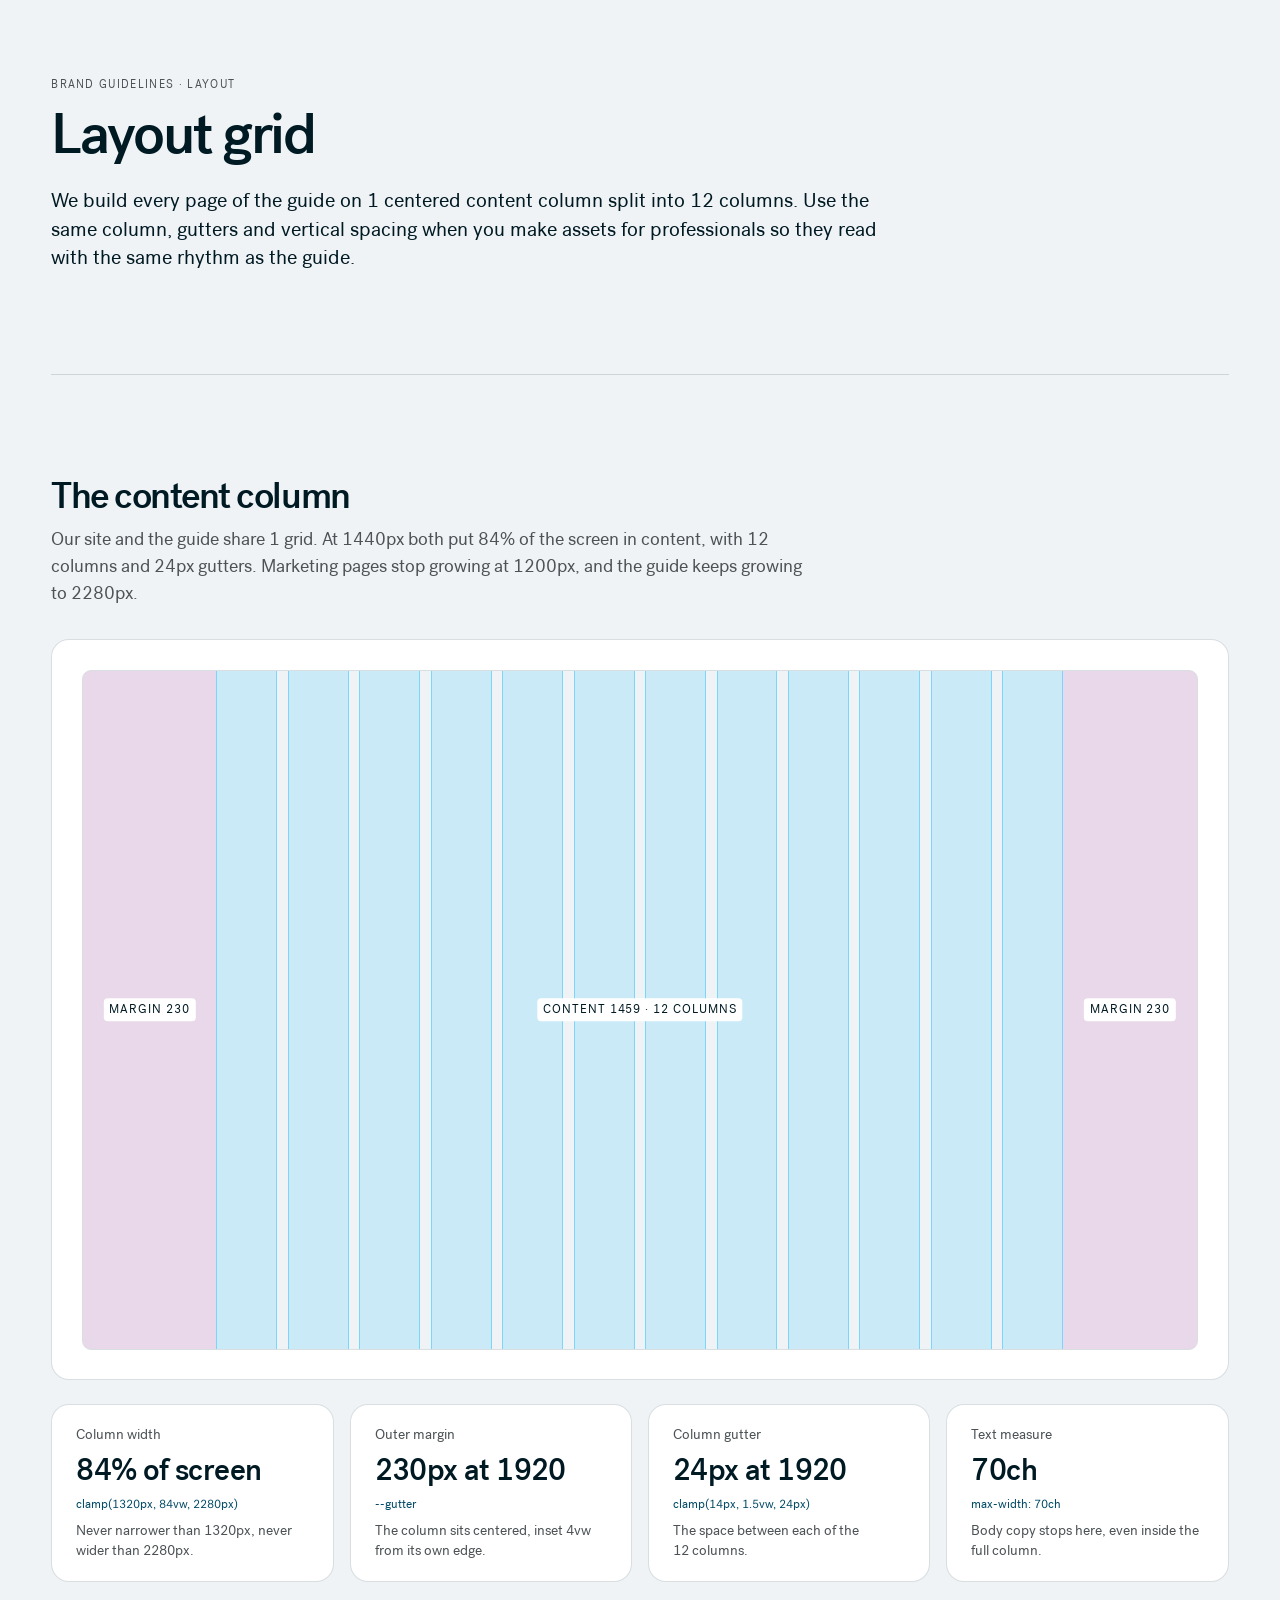
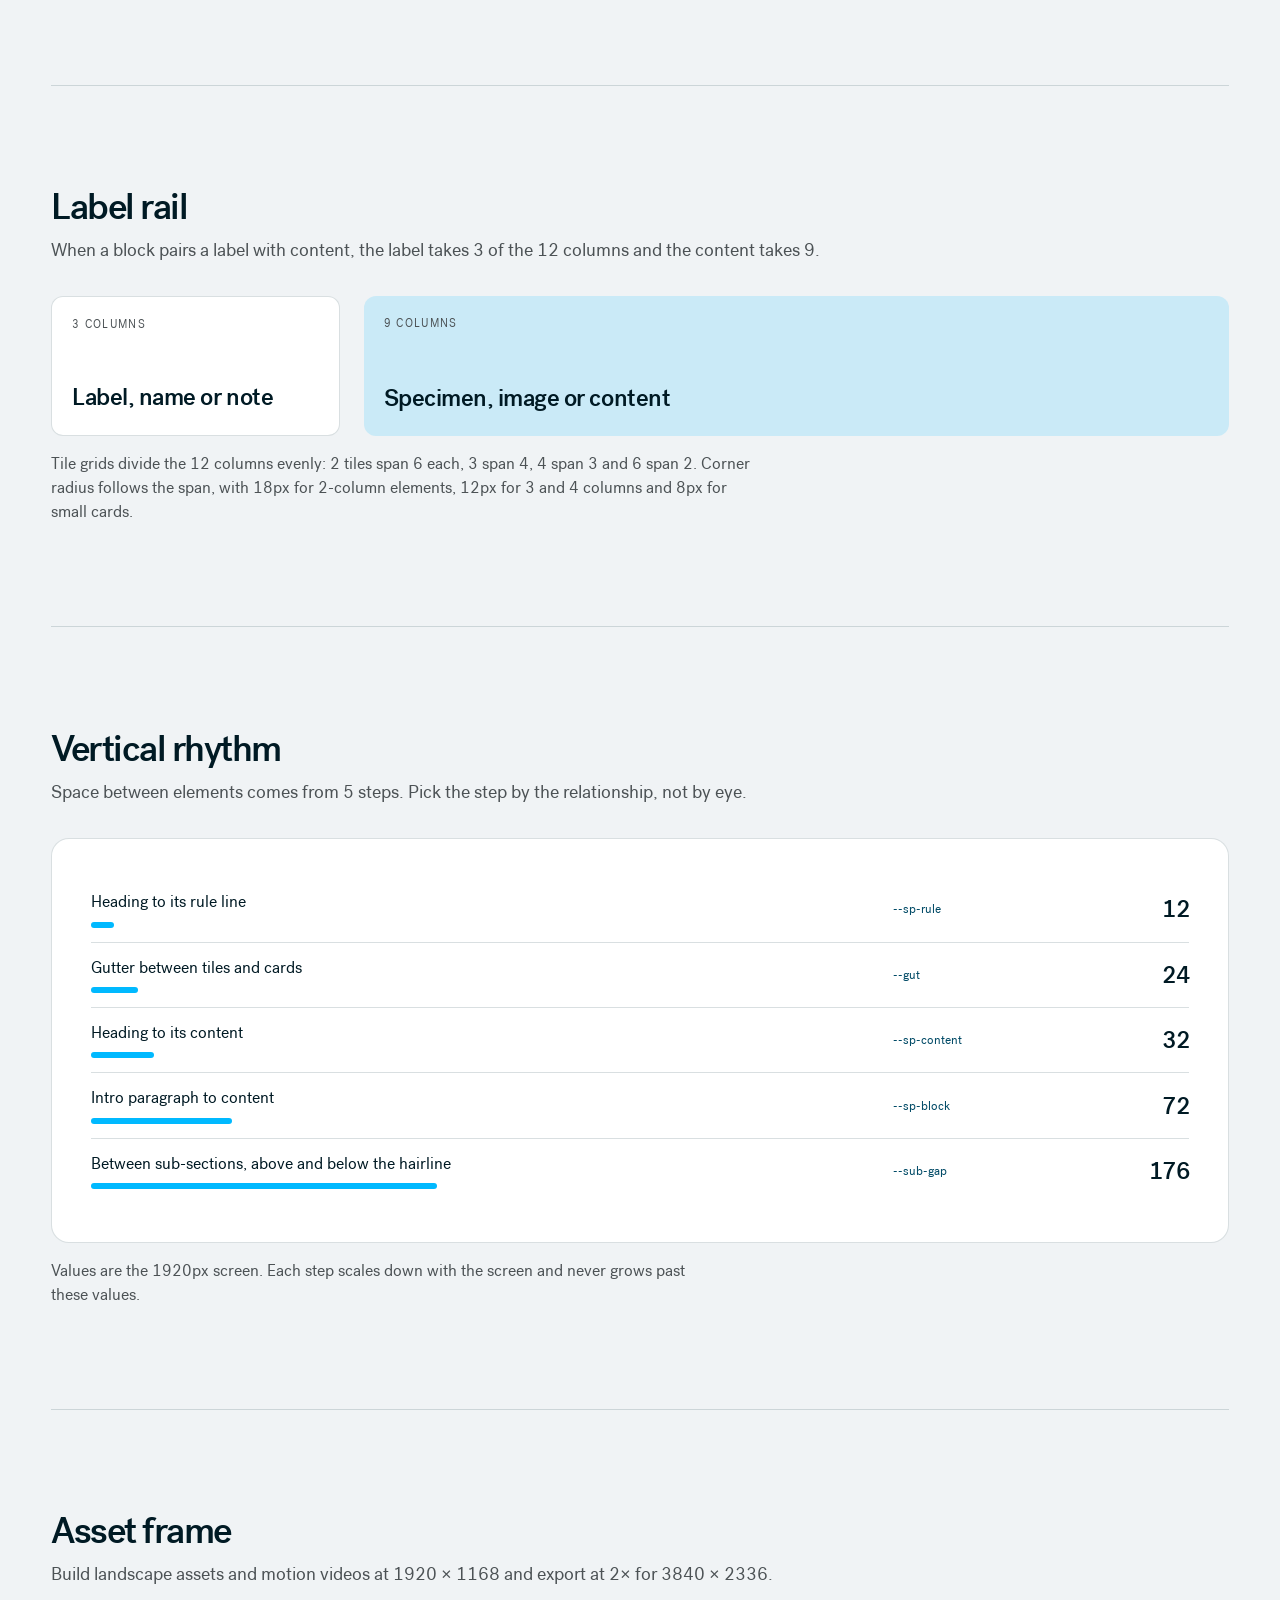
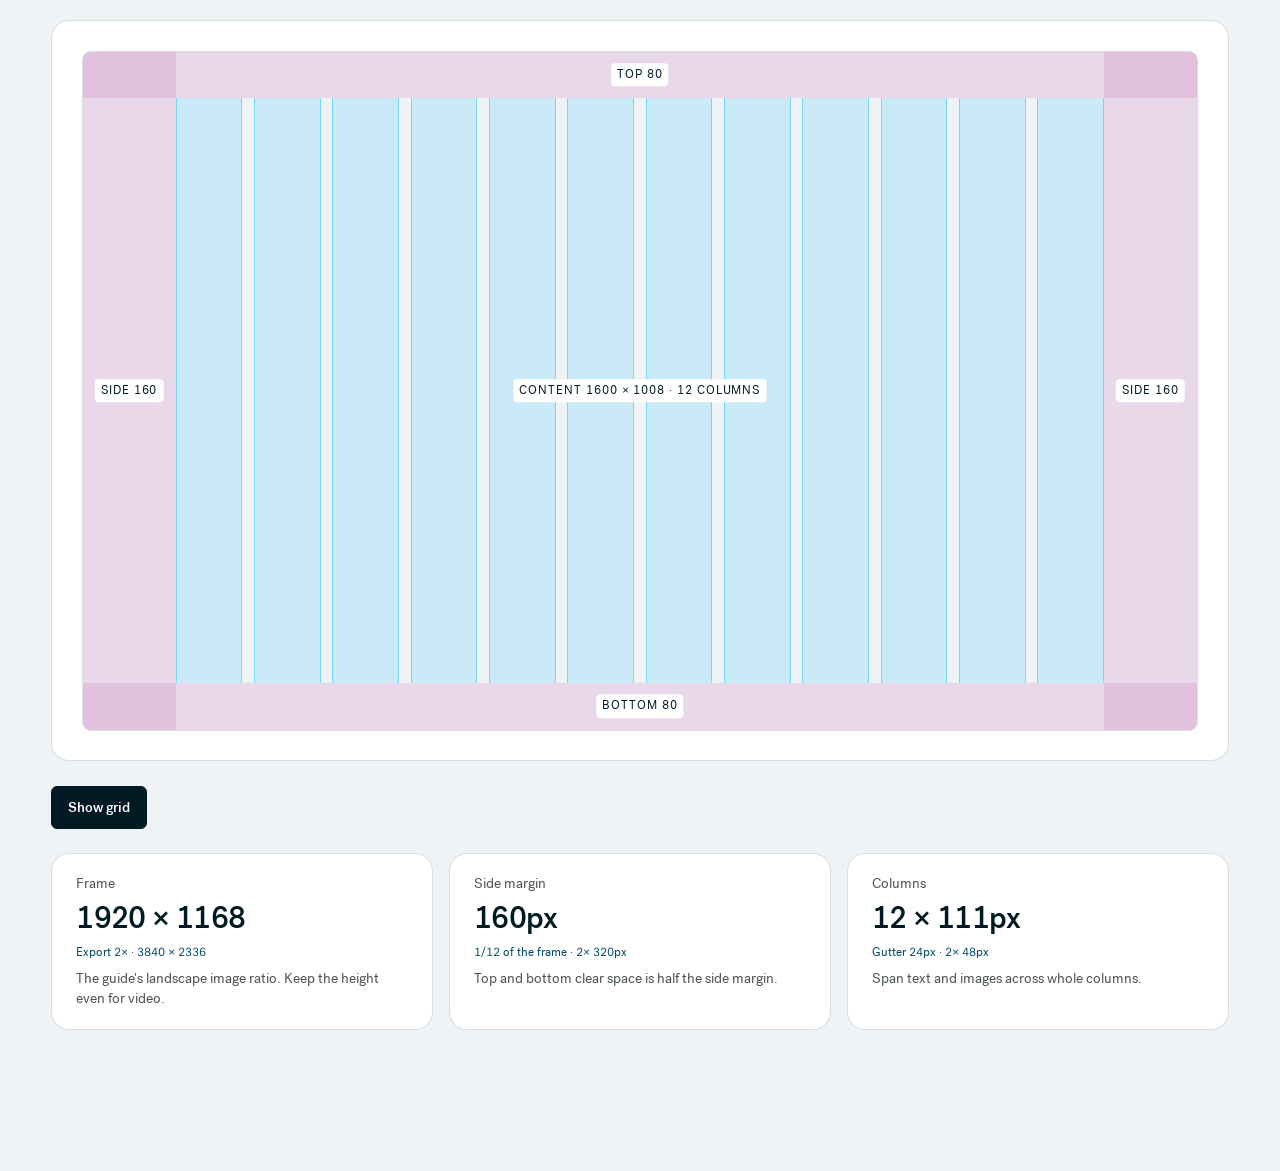
<file: beautifulai/Layout grid.html>
<!DOCTYPE html>
<html lang="en">
<head>
<meta charset="utf-8">
<meta name="viewport" content="width=device-width,initial-scale=1">
<title>Layout grid · Beautiful.ai Brand Guidelines</title>
<link rel="stylesheet" href="colors_and_type.css">
<style>
:root{--ink: #001A24;--nd:#4C5255;--line:color-mix(in oklch,#002533 15%,transparent);--azul:#00B9FF;--azul-t:color-mix(in oklch,#00B9FF 16%,transparent);--rose:color-mix(in oklch,#B4379B 14%,transparent)}
*{box-sizing:border-box}
body{margin:0;background:#F0F3F5;color:var(--ink);font-family:var(--font-body,'Post Grotesk',sans-serif);-webkit-font-smoothing:antialiased}
a{color:var(--ink)}a:hover{color:var(--blue-darker,#004A66)}
.lg{max-width:1320px;margin:0 auto;padding:clamp(48px,6vw,96px) 4vw clamp(96px,11vw,176px)}
.eyebrow{font-family:var(--font-mono);font-size:11px;letter-spacing:0.12em;text-transform:uppercase;color:var(--nd)}
h1{margin:12px 0 0;font-size:var(--text-h2-size,58px);line-height:1;letter-spacing:-0.04em;font-weight:500}
.lede{margin:24px 0 0;max-width:70ch;font-size:var(--text-body-xl,1.25rem);line-height:1.42;text-wrap:pretty}
.blk{margin-top:clamp(64px,8vw,128px);padding-top:clamp(64px,8vw,128px);border-top:1px solid var(--line)}
h2{margin:0;font-size:var(--text-h4-size,37px);line-height:1;letter-spacing:var(--ls-tight,-0.04em);font-weight:500}
.rule{margin:12px 0 0;max-width:70ch;color:var(--nd);font-size:var(--text-body-l,1.125rem);line-height:1.5;text-wrap:pretty}
p.body{max-width:70ch;color:var(--nd);line-height:1.5;margin:16px 0 0;text-wrap:pretty}
.stage{margin-top:32px;background:#fff;border:1px solid var(--line);border-radius:18px;padding:clamp(16px,2.4vw,32px);container-type:inline-size}
.frame{position:relative;width:100%;aspect-ratio:1920/1168;background:#F0F3F5;border-radius:8px;overflow:hidden;outline:1px solid var(--line)}
.cols{position:absolute;top:0;bottom:0;display:grid;grid-template-columns:repeat(12,minmax(0,1fr))}
.cols i{background:var(--azul-t);border-left:1px solid color-mix(in oklch,#00B9FF 40%,transparent);border-right:1px solid color-mix(in oklch,#00B9FF 40%,transparent)}
.mg{position:absolute;top:0;bottom:0;background:var(--rose)}
.mgv{position:absolute;left:0;right:0;background:var(--rose)}
.tag{position:absolute;font-family:var(--font-mono);font-size:max(9px,1.05cqw);letter-spacing:0.08em;text-transform:uppercase;color:var(--ink);background:#fff;padding:3px 6px;border-radius:4px;white-space:nowrap;transform:translate(-50%,-50%)}
.specs{margin-top:24px;display:grid;grid-template-columns:repeat(auto-fit,minmax(200px,1fr));gap:16px}
.spec{background:#fff;border:1px solid var(--line);border-radius:18px;padding:20px 24px;display:grid;gap:8px;align-content:start}
.spec b{font-size:var(--text-h5-size,30px);font-weight:500;letter-spacing:-0.02em;line-height:1.1}
.spec code{font-family:var(--font-mono);font-size:12px;color:var(--blue-darker,#004A66);overflow-wrap:anywhere}
.spec span{color:var(--nd);font-size:14px;line-height:1.45}
.rail{margin-top:32px;display:grid;grid-template-columns:3fr 9fr;gap:24px}
.rail div{border-radius:12px;padding:20px;min-height:140px;display:flex;flex-direction:column;justify-content:space-between;gap:12px}
.rail .r1{background:#fff;border:1px solid var(--line)}.rail .r2{background:var(--azul-t)}
.rail strong{font-size:var(--text-h6-size,24px);font-weight:500;letter-spacing:-0.02em}
.stack{margin-top:32px;display:grid;gap:0;background:#fff;border:1px solid var(--line);border-radius:18px;padding:clamp(20px,3vw,40px)}
.row{display:grid;grid-template-columns:minmax(0,1fr) 160px 120px;gap:16px;align-items:center;padding:14px 0;border-top:1px solid var(--line)}
.row:first-child{border-top:none}
.row .what{font-size:var(--text-body-m,1rem);line-height:1.4}
.row code{font-family:var(--font-mono);font-size:12px;color:var(--blue-darker,#004A66)}
.row .px{font-size:var(--text-h6-size,24px);font-weight:500;letter-spacing:-0.02em;text-align:right}
.bar{display:block;height:6px;border-radius:var(--radius-xs);background:var(--azul);margin-top:8px}
.tools{display:flex;flex-wrap:wrap;gap:8px;margin-top:24px}
.tools button{font:inherit;font-size:14px;font-weight:500;padding:10px 16px;border-radius:6px;border:1px solid var(--ink);background:transparent;color:var(--ink);cursor:pointer}
.tools button[aria-pressed="true"]{background:var(--ink);color:#fff}
.frame.no-grid .cols,.frame.no-grid .mg,.frame.no-grid .mgv,.frame.no-grid .tag{display:none}
@media (max-width:700px){.rail{grid-template-columns:1fr}.row{grid-template-columns:minmax(0,1fr) auto}.row code{display:none}}
</style>
</head>
<body>
<main class="lg">
<div class="eyebrow">Brand guidelines · Layout</div>
<h1>Layout grid</h1>
<p class="lede">We build every page of the guide on 1 centered content column split into 12 columns. Use the same column, gutters and vertical spacing when you make assets for professionals so they read with the same rhythm as the guide.</p>

<section class="blk">
<h2>The content column</h2>
<p class="rule">Our site and the guide share 1 grid. At 1440px both put 84% of the screen in content, with 12 columns and 24px gutters. Marketing pages stop growing at 1200px, and the guide keeps growing to 2280px.</p>
<div class="stage"><div class="frame" id="f-page">
<div class="mg" style="left:0;width:12%"></div><div class="mg" style="right:0;width:12%"></div>
<div class="cols" style="left:12%;right:12%;column-gap:1.25%"><i></i><i></i><i></i><i></i><i></i><i></i><i></i><i></i><i></i><i></i><i></i><i></i></div>
<span class="tag" style="left:6%;top:50%">Margin 230</span><span class="tag" style="left:50%;top:50%">Content 1459 · 12 columns</span><span class="tag" style="left:94%;top:50%">Margin 230</span>
</div></div>
<div class="specs">
<div class="spec"><span>Column width</span><b>84% of screen</b><code>clamp(1320px, 84vw, 2280px)</code><span>Never narrower than 1320px, never wider than 2280px.</span></div>
<div class="spec"><span>Outer margin</span><b>230px at 1920</b><code>--gutter</code><span>The column sits centered, inset 4vw from its own edge.</span></div>
<div class="spec"><span>Column gutter</span><b>24px at 1920</b><code>clamp(14px, 1.5vw, 24px)</code><span>The space between each of the 12 columns.</span></div>
<div class="spec"><span>Text measure</span><b>70ch</b><code>max-width: 70ch</code><span>Body copy stops here, even inside the full column.</span></div>
</div>
</section>

<section class="blk">
<h2>Label rail</h2>
<p class="rule">When a block pairs a label with content, the label takes 3 of the 12 columns and the content takes 9.</p>
<div class="rail"><div class="r1"><span class="eyebrow">3 columns</span><strong>Label, name or note</strong></div><div class="r2"><span class="eyebrow">9 columns</span><strong>Specimen, image or content</strong></div></div>
<p class="body">Tile grids divide the 12 columns evenly: 2 tiles span 6 each, 3 span 4, 4 span 3 and 6 span 2. Corner radius follows the span, with 18px for 2-column elements, 12px for 3 and 4 columns and 8px for small cards.</p>
</section>

<section class="blk">
<h2>Vertical rhythm</h2>
<p class="rule">Space between elements comes from 5 steps. Pick the step by the relationship, not by eye.</p>
<div class="stack">
<div class="row"><div class="what">Heading to its rule line<span class="bar" style="width:3%"></span></div><code>--sp-rule</code><div class="px">12</div></div>
<div class="row"><div class="what">Gutter between tiles and cards<span class="bar" style="width:6%"></span></div><code>--gut</code><div class="px">24</div></div>
<div class="row"><div class="what">Heading to its content<span class="bar" style="width:8%"></span></div><code>--sp-content</code><div class="px">32</div></div>
<div class="row"><div class="what">Intro paragraph to content<span class="bar" style="width:18%"></span></div><code>--sp-block</code><div class="px">72</div></div>
<div class="row"><div class="what">Between sub-sections, above and below the hairline<span class="bar" style="width:44%"></span></div><code>--sub-gap</code><div class="px">176</div></div>
</div>
<p class="body">Values are the 1920px screen. Each step scales down with the screen and never grows past these values.</p>
</section>

<section class="blk">
<h2>Asset frame</h2>
<p class="rule">Build landscape assets and motion videos at 1920 × 1168 and export at 2× for 3840 × 2336.</p>
<div class="stage"><div class="frame" id="f-asset">
<div class="mg" style="left:0;width:8.3333%"></div><div class="mg" style="right:0;width:8.3333%"></div>
<div class="mgv" style="top:0;height:6.8493%"></div><div class="mgv" style="bottom:0;height:6.8493%"></div>
<div class="cols" style="left:8.3333%;right:8.3333%;top:6.8493%;bottom:6.8493%;column-gap:1.25%"><i></i><i></i><i></i><i></i><i></i><i></i><i></i><i></i><i></i><i></i><i></i><i></i></div>
<span class="tag" style="left:4.17%;top:50%">Side 160</span><span class="tag" style="left:50%;top:3.42%">Top 80</span><span class="tag" style="left:50%;top:50%">Content 1600 × 1008 · 12 columns</span><span class="tag" style="left:50%;top:96.58%">Bottom 80</span><span class="tag" style="left:95.83%;top:50%">Side 160</span>
</div></div>
<div class="tools"><button type="button" aria-pressed="true" data-grid="f-asset">Show grid</button></div>
<div class="specs">
<div class="spec"><span>Frame</span><b>1920 × 1168</b><code>Export 2× · 3840 × 2336</code><span>The guide's landscape image ratio. Keep the height even for video.</span></div>
<div class="spec"><span>Side margin</span><b>160px</b><code>1/12 of the frame · 2× 320px</code><span>Top and bottom clear space is half the side margin.</span></div>
<div class="spec"><span>Columns</span><b>12 × 111px</b><code>Gutter 24px · 2× 48px</code><span>Span text and images across whole columns.</span></div>
</div>
</section>
</main>
<script>document.querySelectorAll('[data-grid]').forEach(function(b){b.addEventListener('click',function(){var f=document.getElementById(b.dataset.grid),on=b.getAttribute('aria-pressed')!=='true';b.setAttribute('aria-pressed',on);f.classList.toggle('no-grid',!on)})})</script>
</body>
</html>
</file>
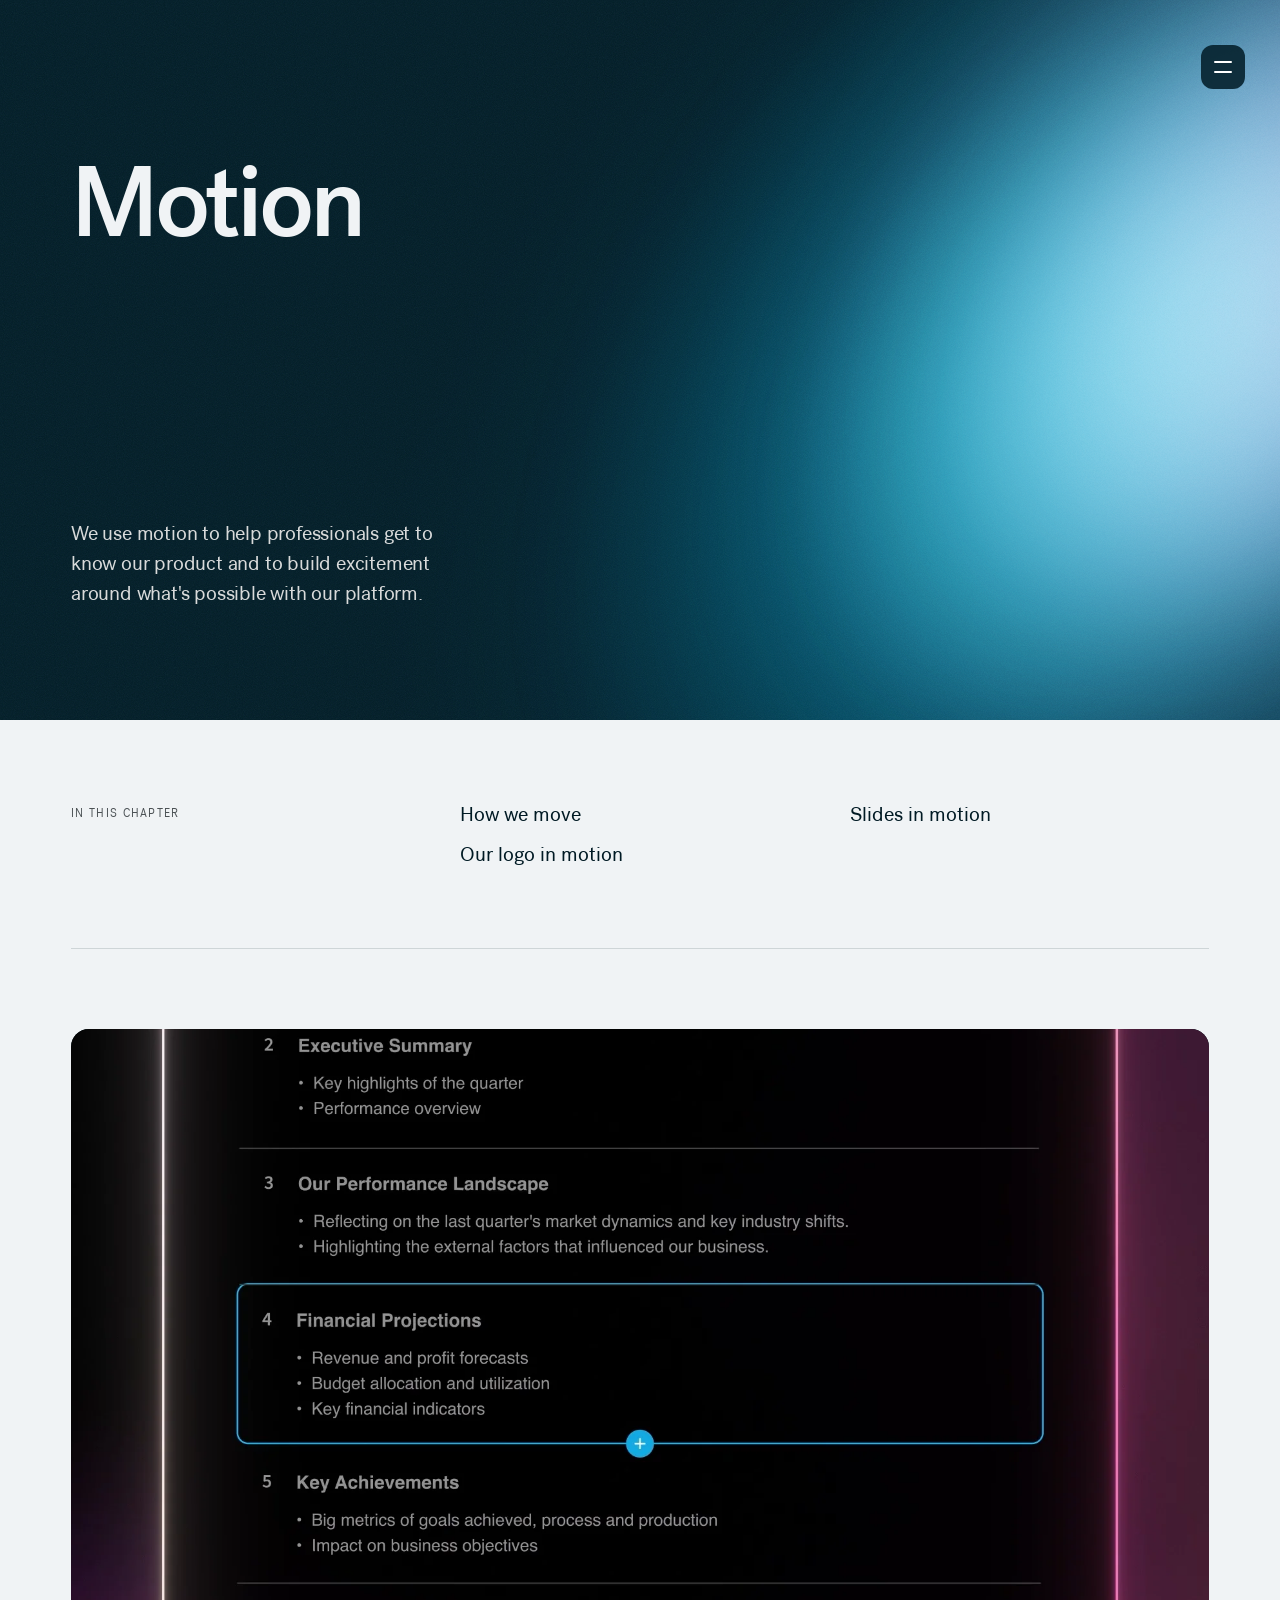
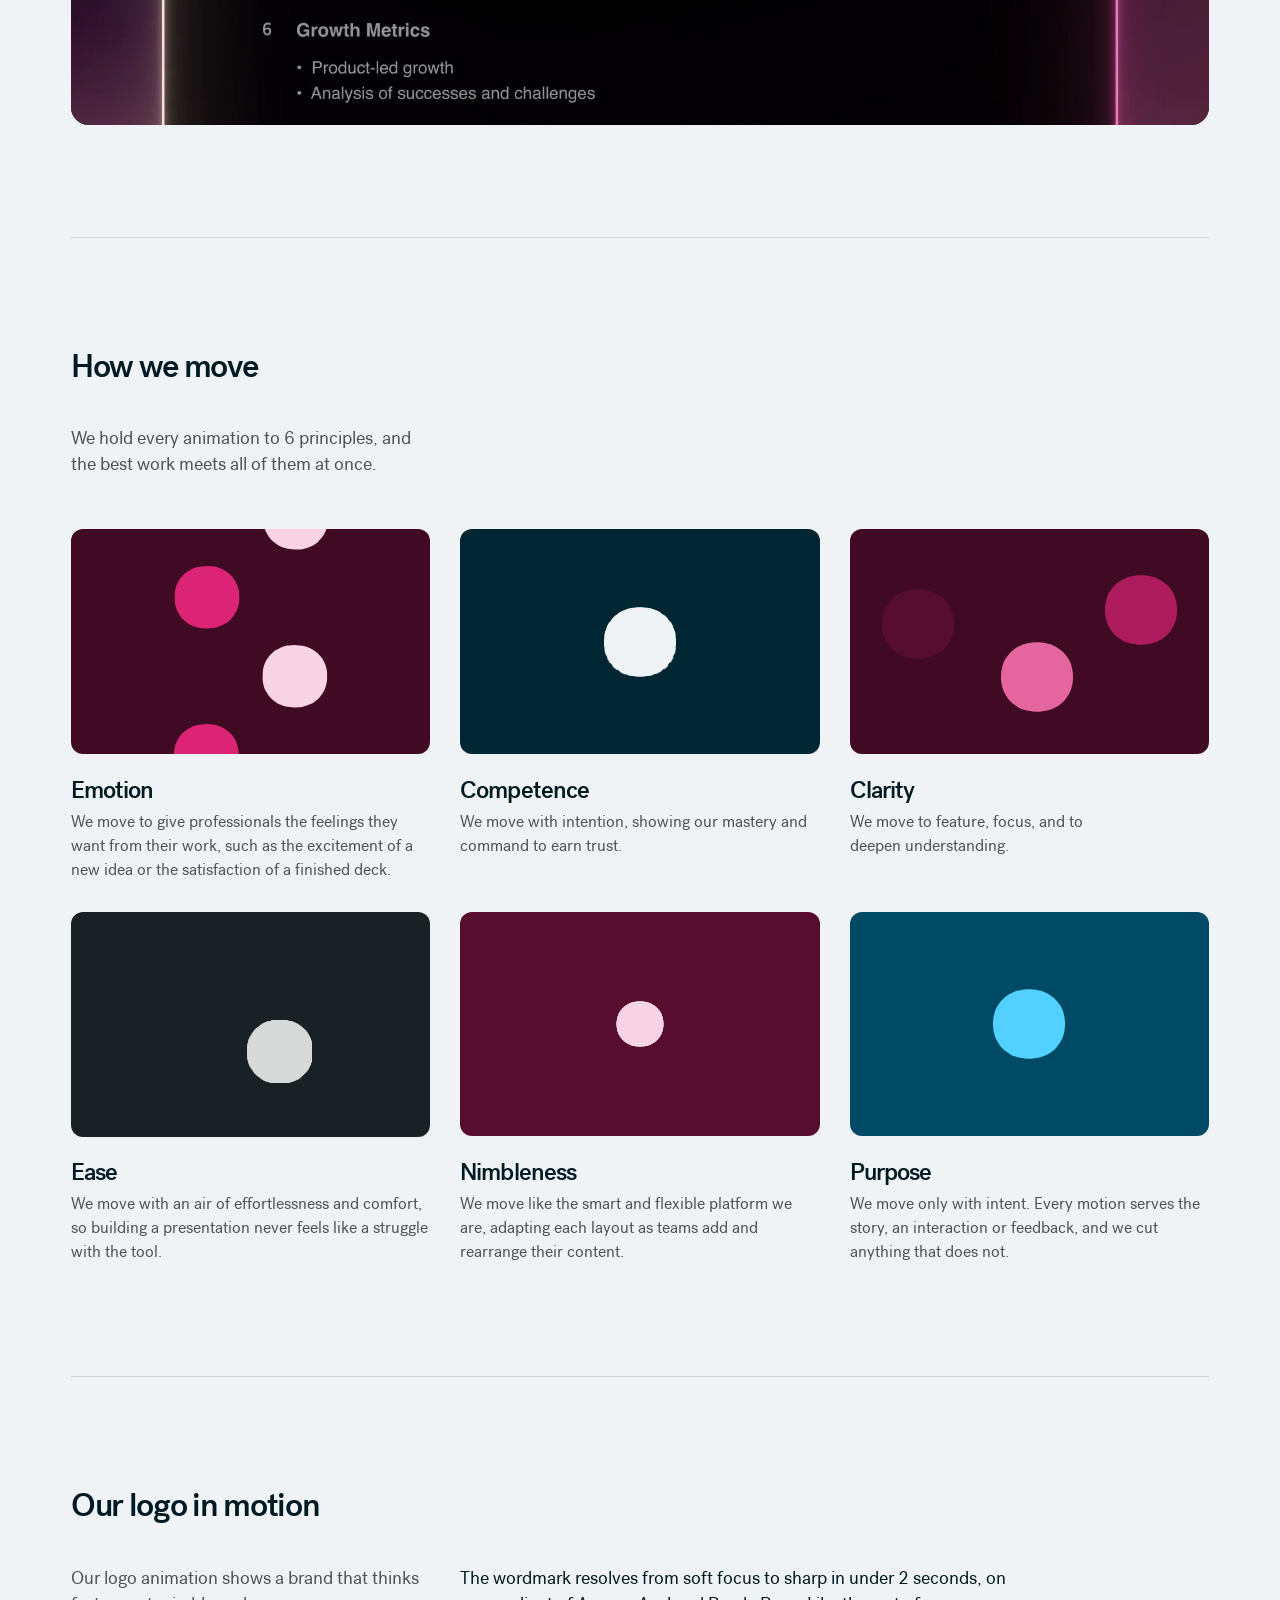
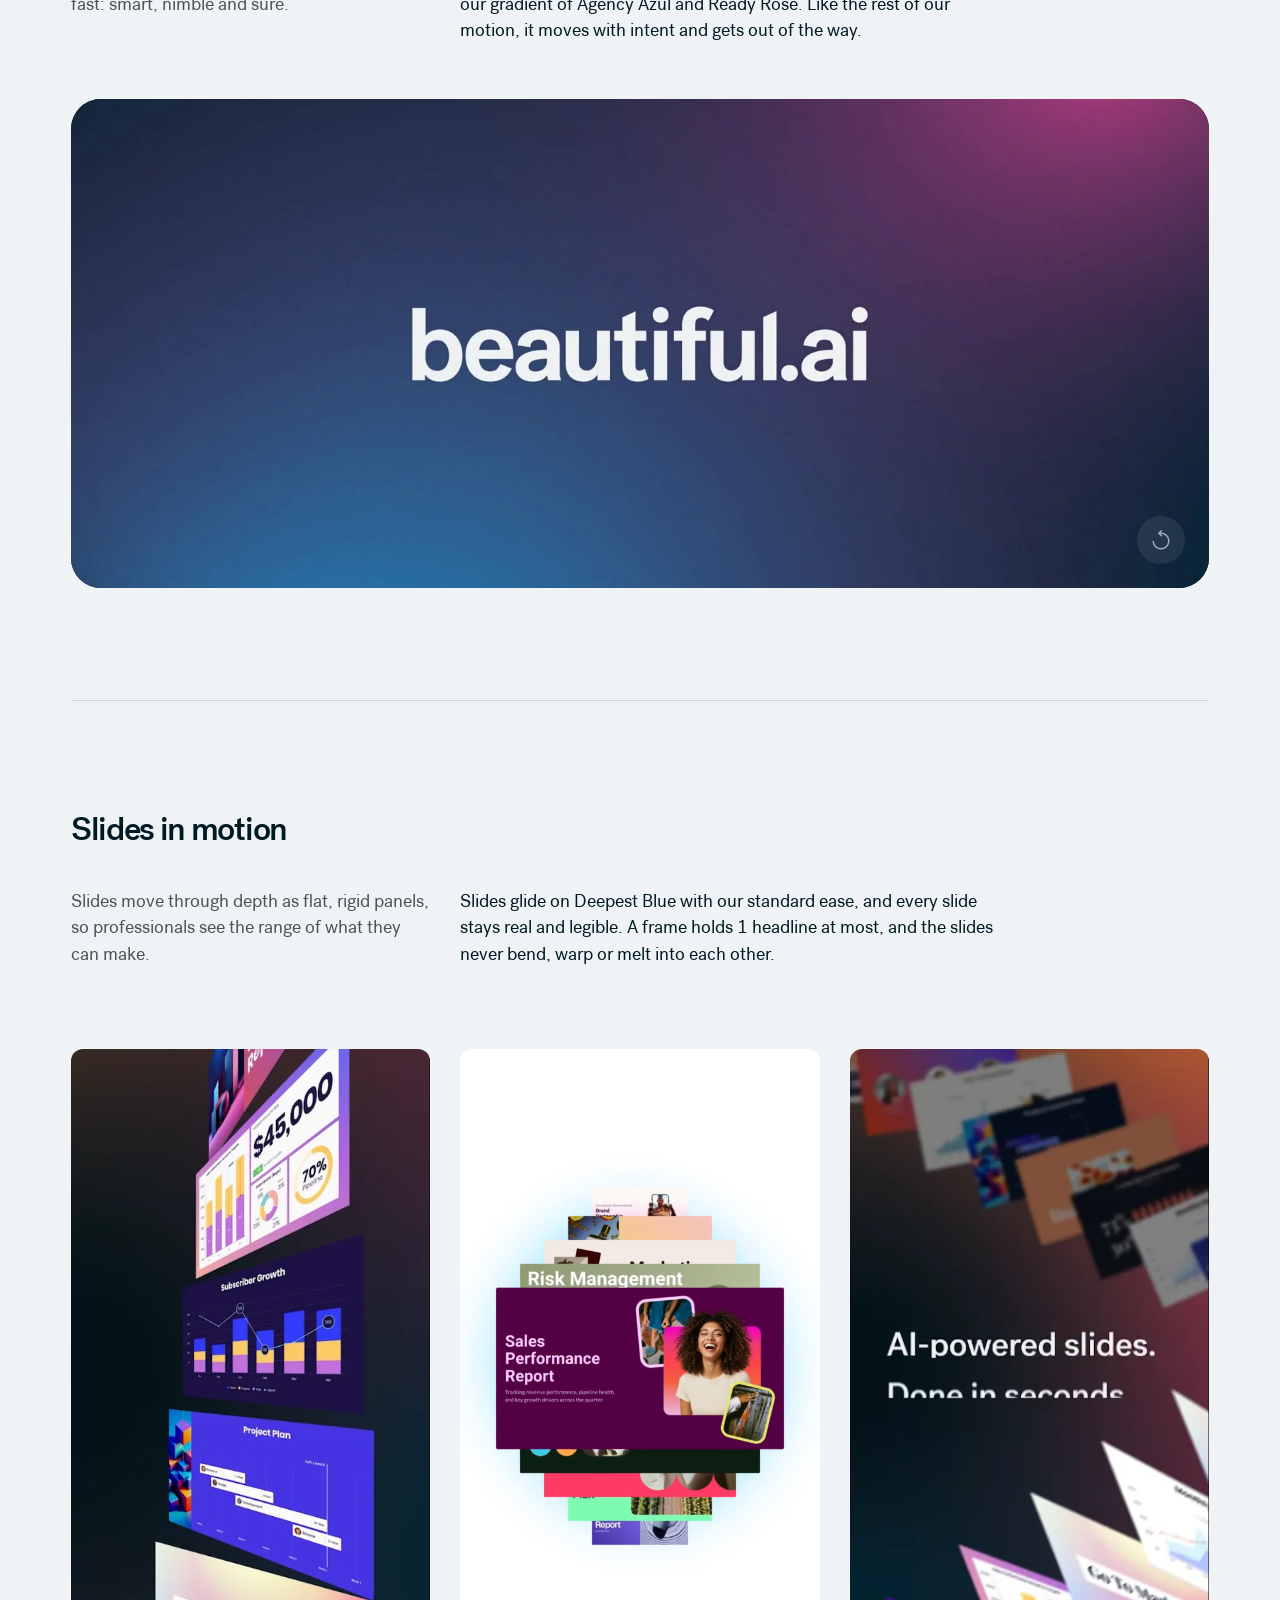
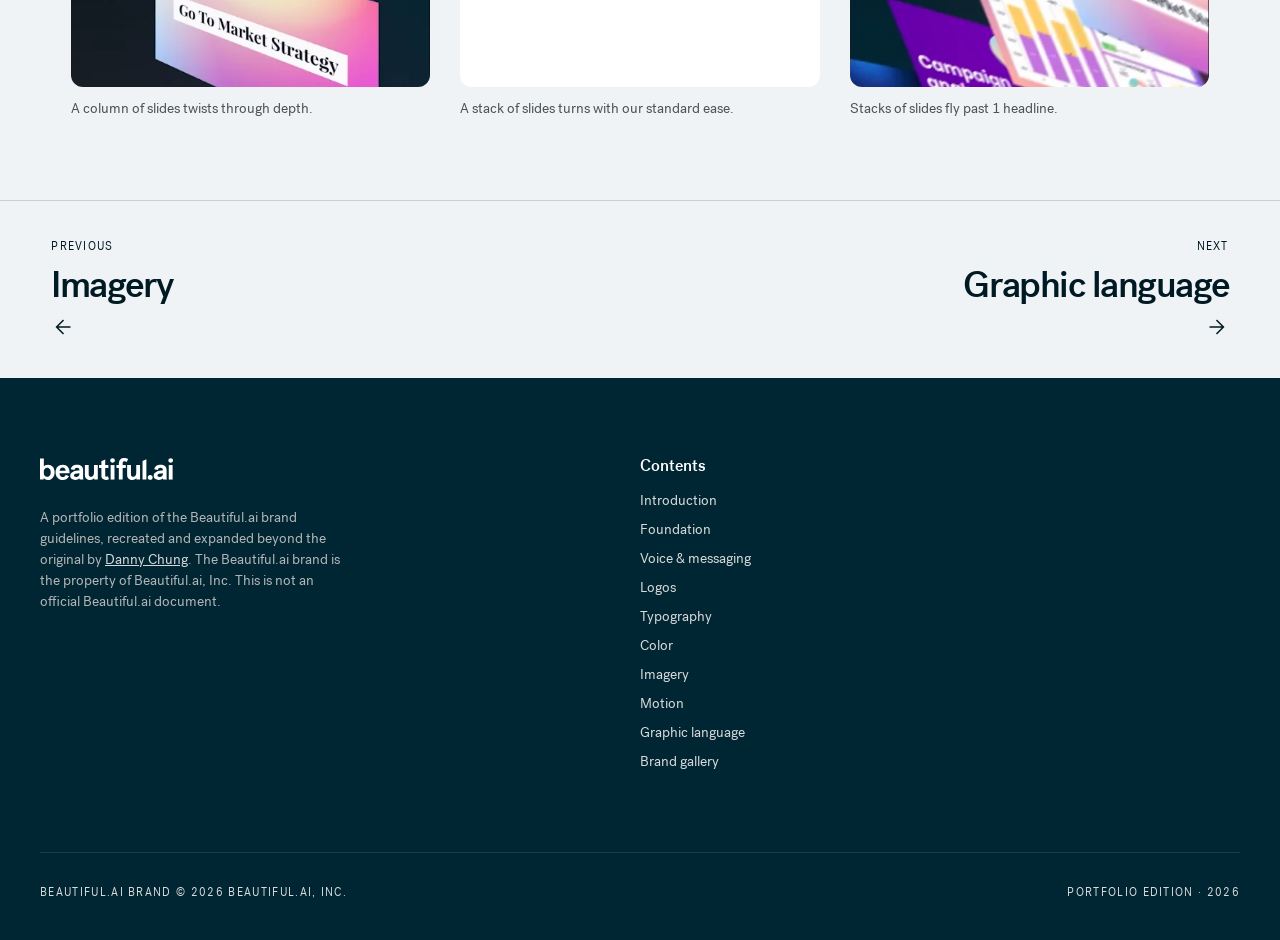
<file: beautifulai/motion.html>
<!DOCTYPE html>
<html lang="en">
<head>
<meta charset="UTF-8">
<meta name="viewport" content="width=device-width, initial-scale=1.0">
<title>Motion — Beautiful.ai Brand Guidelines</title>
<meta name="description" content="Guidance for setting the new standard for presentations at work.">
<meta property="og:type" content="website">
<meta property="og:title" content="Motion — Beautiful.ai Brand Guidelines">
<meta property="og:description" content="Guidance for setting the new standard for presentations at work.">
<meta property="og:url" content="https://guides.dannymade.com/beautifulai/motion.html">
<meta property="og:image" content="https://guides.dannymade.com/beautifulai/assets/og-image.jpg">
<meta property="og:image:width" content="1200">
<meta property="og:image:height" content="630">
<meta property="og:image:alt" content="Beautiful.ai Brand Guidelines cover">
<meta name="twitter:card" content="summary_large_image">
<meta name="twitter:image" content="https://guides.dannymade.com/beautifulai/assets/og-image.jpg">
<link rel="stylesheet" href="colors_and_type.css?v=213">
<link rel="stylesheet" href="styles.css?v=213">
<link rel="stylesheet" href="photography.css?v=200">
<link rel="stylesheet" href="white-ground.css?v=213">
<link rel="stylesheet" href="ds-restyle.css?v=310">
<link rel="stylesheet" href="ad-v2.css?v=300">
<link rel="stylesheet" href="https://fonts.googleapis.com/css2?family=Material+Symbols+Outlined:opsz,wght,FILL,GRAD@24,300,0,0">
<script src="image-slot.js?v=130"></script>
<template id="__bundler_thumbnail"><svg viewBox="0 0 120 120" xmlns="http://www.w3.org/2000/svg"><rect width="120" height="120" fill="#001A24"></rect><circle cx="30" cy="26" r="34" fill="#B4379B" opacity="0.85"></circle><text x="36" y="76" font-family="system-ui, sans-serif" font-size="38" font-weight="600" fill="#F0F3F5">b</text><text x="58" y="76" font-family="system-ui, sans-serif" font-size="38" font-weight="600" fill="#52D0FF">.</text></svg></template>

</head>
<body class="subpage">
<button class="nav-fab" aria-label="Toggle navigation" onclick="toggleNav()"><span class="fab-label">Contents</span><span class="nav-burger"><i></i><i></i></span></button>
<header class="sidenav collapsed">
  <nav>
    <a href="index.html">Introduction</a>
    <a href="01-foundation.html">Foundation</a>
    <a href="voice-messaging.html">Voice &amp; messaging</a>
    <a href="02-logos.html">Logos</a>
    <a href="03-typography.html">Typography</a>
    <a href="04-color.html">Color</a>
    <a href="05-art-direction.html">Imagery</a>
    <a href="motion.html" class="active" aria-current="page">Motion</a>
    <a href="brand-elements.html">Graphic language</a>
    <a href="06-brand-in-use.html">Brand gallery</a>
    <a class="nav-tool" href="prompt-builder.html" target="bai-prompt-builder" rel="noopener"><span class="material-symbols-outlined" aria-hidden="true">auto_awesome</span>Image prompt builder</a>
  </nav>
  <div class="nav-version">Portfolio edition · 2026</div>
</header>
<style>#brand-shape{padding-bottom:16px}#motion .mp-grid{margin-bottom:96px!important}</style>
<section class="section" id="motion" data-screen-label="13 Motion">
    <div class="chapter-hero"><div class="wrap"><div class="ch-head"><div><h2>Motion</h2></div></div></div></div>
  <div class="wrap">
    <div class="section-head"><p class="lede">We use motion to help professionals get to know our product and to build excitement around what's possible with our platform.</p></div>
    <figure class="mo-hero"><video src="assets/motion-hero.mp4" poster="assets/motion-hero.webp" autoplay muted loop playsinline preload="metadata" aria-label="A deck outline in our product, with a new section added between Financial projections and Key achievements"></video></figure>
    <div class="sub-title st-row"><h3>How we move</h3><p class="st-rule">We hold every animation to 6 principles, and the best work meets all of them at once.</p></div>
    <div class="mp-grid"><article class="mp-item"><div class="mp-stage mp-emotion" aria-hidden="true"><div class="mp-chat"><div class="mp-cb b" style="top:0cqw;--r:-3deg"><svg viewBox="0 0 100 96.4" aria-hidden="true"><path d="M100.2 48.2C100.2 50.4 100.0 52.6 99.8 54.7C99.5 56.9 99.2 59.1 98.6 61.2C98.1 63.4 97.5 65.5 96.7 67.5C95.9 69.6 94.8 71.5 93.6 73.4C92.5 75.2 91.2 77.0 89.8 78.7C88.5 80.5 87.0 82.2 85.5 83.7C83.9 85.2 82.2 86.6 80.4 87.9C78.6 89.1 76.7 90.1 74.7 91.0C72.8 92.0 70.8 92.8 68.8 93.5C66.8 94.3 64.7 94.8 62.6 95.3C60.5 95.7 58.4 95.9 56.3 96.1C54.2 96.4 52.1 96.6 50.0 96.6C47.9 96.6 45.8 96.4 43.7 96.1C41.6 95.9 39.5 95.7 37.4 95.3C35.3 94.8 33.2 94.2 31.2 93.5C29.2 92.9 27.1 92.1 25.2 91.2C23.3 90.2 21.4 89.0 19.7 87.7C17.9 86.5 16.1 85.1 14.5 83.7C12.9 82.2 11.4 80.6 10.0 78.8C8.7 77.1 7.5 75.3 6.4 73.4C5.3 71.5 4.1 69.6 3.3 67.5C2.5 65.5 1.9 63.4 1.4 61.2C0.8 59.1 0.5 56.9 0.2 54.7C-0.0 52.6 -0.2 50.4 -0.2 48.2C-0.2 46.0 -0.0 43.8 0.2 41.6C0.5 39.5 0.8 37.3 1.4 35.2C1.9 33.0 2.5 30.9 3.3 28.8C4.1 26.8 5.1 24.8 6.2 22.9C7.4 21.0 8.7 19.2 10.0 17.5C11.4 15.8 12.9 14.2 14.5 12.7C16.1 11.2 17.8 9.7 19.6 8.5C21.4 7.3 23.3 6.3 25.3 5.4C27.2 4.4 29.1 3.4 31.1 2.7C33.2 2.0 35.3 1.5 37.4 1.1C39.5 0.7 41.6 0.4 43.7 0.2C45.8 0.0 47.9 -0.2 50.0 -0.2C52.1 -0.2 54.2 0.0 56.3 0.2C58.4 0.4 60.5 0.7 62.6 1.1C64.7 1.5 66.8 2.0 68.9 2.7C70.9 3.4 72.8 4.4 74.7 5.4C76.6 6.4 78.5 7.4 80.3 8.7C82.1 9.9 83.9 11.2 85.5 12.7C87.1 14.2 88.6 15.8 90.0 17.5C91.3 19.2 92.6 21.0 93.8 22.9C94.9 24.8 95.9 26.8 96.7 28.8C97.5 30.9 98.1 33.0 98.6 35.2C99.2 37.3 99.5 39.5 99.8 41.6C100.0 43.8 100.2 46.0 100.2 48.2Z" fill="currentColor"></path></svg></div><div class="mp-cb b" style="top:22cqw;--r:2deg"><svg viewBox="0 0 100 96.4" aria-hidden="true"><path d="M100.2 48.2C100.2 50.4 100.0 52.6 99.8 54.7C99.5 56.9 99.2 59.1 98.6 61.2C98.1 63.4 97.5 65.5 96.7 67.5C95.9 69.6 94.8 71.5 93.6 73.4C92.5 75.2 91.2 77.0 89.8 78.7C88.5 80.5 87.0 82.2 85.5 83.7C83.9 85.2 82.2 86.6 80.4 87.9C78.6 89.1 76.7 90.1 74.7 91.0C72.8 92.0 70.8 92.8 68.8 93.5C66.8 94.3 64.7 94.8 62.6 95.3C60.5 95.7 58.4 95.9 56.3 96.1C54.2 96.4 52.1 96.6 50.0 96.6C47.9 96.6 45.8 96.4 43.7 96.1C41.6 95.9 39.5 95.7 37.4 95.3C35.3 94.8 33.2 94.2 31.2 93.5C29.2 92.9 27.1 92.1 25.2 91.2C23.3 90.2 21.4 89.0 19.7 87.7C17.9 86.5 16.1 85.1 14.5 83.7C12.9 82.2 11.4 80.6 10.0 78.8C8.7 77.1 7.5 75.3 6.4 73.4C5.3 71.5 4.1 69.6 3.3 67.5C2.5 65.5 1.9 63.4 1.4 61.2C0.8 59.1 0.5 56.9 0.2 54.7C-0.0 52.6 -0.2 50.4 -0.2 48.2C-0.2 46.0 -0.0 43.8 0.2 41.6C0.5 39.5 0.8 37.3 1.4 35.2C1.9 33.0 2.5 30.9 3.3 28.8C4.1 26.8 5.1 24.8 6.2 22.9C7.4 21.0 8.7 19.2 10.0 17.5C11.4 15.8 12.9 14.2 14.5 12.7C16.1 11.2 17.8 9.7 19.6 8.5C21.4 7.3 23.3 6.3 25.3 5.4C27.2 4.4 29.1 3.4 31.1 2.7C33.2 2.0 35.3 1.5 37.4 1.1C39.5 0.7 41.6 0.4 43.7 0.2C45.8 0.0 47.9 -0.2 50.0 -0.2C52.1 -0.2 54.2 0.0 56.3 0.2C58.4 0.4 60.5 0.7 62.6 1.1C64.7 1.5 66.8 2.0 68.9 2.7C70.9 3.4 72.8 4.4 74.7 5.4C76.6 6.4 78.5 7.4 80.3 8.7C82.1 9.9 83.9 11.2 85.5 12.7C87.1 14.2 88.6 15.8 90.0 17.5C91.3 19.2 92.6 21.0 93.8 22.9C94.9 24.8 95.9 26.8 96.7 28.8C97.5 30.9 98.1 33.0 98.6 35.2C99.2 37.3 99.5 39.5 99.8 41.6C100.0 43.8 100.2 46.0 100.2 48.2Z" fill="currentColor"></path></svg></div><div class="mp-cb w" style="top:44cqw;--r:3deg"><svg viewBox="0 0 100 96.4" aria-hidden="true"><path d="M100.2 48.2C100.2 50.4 100.0 52.6 99.8 54.7C99.5 56.9 99.2 59.1 98.6 61.2C98.1 63.4 97.5 65.5 96.7 67.5C95.9 69.6 94.8 71.5 93.6 73.4C92.5 75.2 91.2 77.0 89.8 78.7C88.5 80.5 87.0 82.2 85.5 83.7C83.9 85.2 82.2 86.6 80.4 87.9C78.6 89.1 76.7 90.1 74.7 91.0C72.8 92.0 70.8 92.8 68.8 93.5C66.8 94.3 64.7 94.8 62.6 95.3C60.5 95.7 58.4 95.9 56.3 96.1C54.2 96.4 52.1 96.6 50.0 96.6C47.9 96.6 45.8 96.4 43.7 96.1C41.6 95.9 39.5 95.7 37.4 95.3C35.3 94.8 33.2 94.2 31.2 93.5C29.2 92.9 27.1 92.1 25.2 91.2C23.3 90.2 21.4 89.0 19.7 87.7C17.9 86.5 16.1 85.1 14.5 83.7C12.9 82.2 11.4 80.6 10.0 78.8C8.7 77.1 7.5 75.3 6.4 73.4C5.3 71.5 4.1 69.6 3.3 67.5C2.5 65.5 1.9 63.4 1.4 61.2C0.8 59.1 0.5 56.9 0.2 54.7C-0.0 52.6 -0.2 50.4 -0.2 48.2C-0.2 46.0 -0.0 43.8 0.2 41.6C0.5 39.5 0.8 37.3 1.4 35.2C1.9 33.0 2.5 30.9 3.3 28.8C4.1 26.8 5.1 24.8 6.2 22.9C7.4 21.0 8.7 19.2 10.0 17.5C11.4 15.8 12.9 14.2 14.5 12.7C16.1 11.2 17.8 9.7 19.6 8.5C21.4 7.3 23.3 6.3 25.3 5.4C27.2 4.4 29.1 3.4 31.1 2.7C33.2 2.0 35.3 1.5 37.4 1.1C39.5 0.7 41.6 0.4 43.7 0.2C45.8 0.0 47.9 -0.2 50.0 -0.2C52.1 -0.2 54.2 0.0 56.3 0.2C58.4 0.4 60.5 0.7 62.6 1.1C64.7 1.5 66.8 2.0 68.9 2.7C70.9 3.4 72.8 4.4 74.7 5.4C76.6 6.4 78.5 7.4 80.3 8.7C82.1 9.9 83.9 11.2 85.5 12.7C87.1 14.2 88.6 15.8 90.0 17.5C91.3 19.2 92.6 21.0 93.8 22.9C94.9 24.8 95.9 26.8 96.7 28.8C97.5 30.9 98.1 33.0 98.6 35.2C99.2 37.3 99.5 39.5 99.8 41.6C100.0 43.8 100.2 46.0 100.2 48.2Z" fill="currentColor"></path></svg></div><div class="mp-cb b" style="top:66cqw;--r:-2deg"><svg viewBox="0 0 100 96.4" aria-hidden="true"><path d="M100.2 48.2C100.2 50.4 100.0 52.6 99.8 54.7C99.5 56.9 99.2 59.1 98.6 61.2C98.1 63.4 97.5 65.5 96.7 67.5C95.9 69.6 94.8 71.5 93.6 73.4C92.5 75.2 91.2 77.0 89.8 78.7C88.5 80.5 87.0 82.2 85.5 83.7C83.9 85.2 82.2 86.6 80.4 87.9C78.6 89.1 76.7 90.1 74.7 91.0C72.8 92.0 70.8 92.8 68.8 93.5C66.8 94.3 64.7 94.8 62.6 95.3C60.5 95.7 58.4 95.9 56.3 96.1C54.2 96.4 52.1 96.6 50.0 96.6C47.9 96.6 45.8 96.4 43.7 96.1C41.6 95.9 39.5 95.7 37.4 95.3C35.3 94.8 33.2 94.2 31.2 93.5C29.2 92.9 27.1 92.1 25.2 91.2C23.3 90.2 21.4 89.0 19.7 87.7C17.9 86.5 16.1 85.1 14.5 83.7C12.9 82.2 11.4 80.6 10.0 78.8C8.7 77.1 7.5 75.3 6.4 73.4C5.3 71.5 4.1 69.6 3.3 67.5C2.5 65.5 1.9 63.4 1.4 61.2C0.8 59.1 0.5 56.9 0.2 54.7C-0.0 52.6 -0.2 50.4 -0.2 48.2C-0.2 46.0 -0.0 43.8 0.2 41.6C0.5 39.5 0.8 37.3 1.4 35.2C1.9 33.0 2.5 30.9 3.3 28.8C4.1 26.8 5.1 24.8 6.2 22.9C7.4 21.0 8.7 19.2 10.0 17.5C11.4 15.8 12.9 14.2 14.5 12.7C16.1 11.2 17.8 9.7 19.6 8.5C21.4 7.3 23.3 6.3 25.3 5.4C27.2 4.4 29.1 3.4 31.1 2.7C33.2 2.0 35.3 1.5 37.4 1.1C39.5 0.7 41.6 0.4 43.7 0.2C45.8 0.0 47.9 -0.2 50.0 -0.2C52.1 -0.2 54.2 0.0 56.3 0.2C58.4 0.4 60.5 0.7 62.6 1.1C64.7 1.5 66.8 2.0 68.9 2.7C70.9 3.4 72.8 4.4 74.7 5.4C76.6 6.4 78.5 7.4 80.3 8.7C82.1 9.9 83.9 11.2 85.5 12.7C87.1 14.2 88.6 15.8 90.0 17.5C91.3 19.2 92.6 21.0 93.8 22.9C94.9 24.8 95.9 26.8 96.7 28.8C97.5 30.9 98.1 33.0 98.6 35.2C99.2 37.3 99.5 39.5 99.8 41.6C100.0 43.8 100.2 46.0 100.2 48.2Z" fill="currentColor"></path></svg></div><div class="mp-cb w" style="top:88cqw;--r:1.5deg"><svg viewBox="0 0 100 96.4" aria-hidden="true"><path d="M100.2 48.2C100.2 50.4 100.0 52.6 99.8 54.7C99.5 56.9 99.2 59.1 98.6 61.2C98.1 63.4 97.5 65.5 96.7 67.5C95.9 69.6 94.8 71.5 93.6 73.4C92.5 75.2 91.2 77.0 89.8 78.7C88.5 80.5 87.0 82.2 85.5 83.7C83.9 85.2 82.2 86.6 80.4 87.9C78.6 89.1 76.7 90.1 74.7 91.0C72.8 92.0 70.8 92.8 68.8 93.5C66.8 94.3 64.7 94.8 62.6 95.3C60.5 95.7 58.4 95.9 56.3 96.1C54.2 96.4 52.1 96.6 50.0 96.6C47.9 96.6 45.8 96.4 43.7 96.1C41.6 95.9 39.5 95.7 37.4 95.3C35.3 94.8 33.2 94.2 31.2 93.5C29.2 92.9 27.1 92.1 25.2 91.2C23.3 90.2 21.4 89.0 19.7 87.7C17.9 86.5 16.1 85.1 14.5 83.7C12.9 82.2 11.4 80.6 10.0 78.8C8.7 77.1 7.5 75.3 6.4 73.4C5.3 71.5 4.1 69.6 3.3 67.5C2.5 65.5 1.9 63.4 1.4 61.2C0.8 59.1 0.5 56.9 0.2 54.7C-0.0 52.6 -0.2 50.4 -0.2 48.2C-0.2 46.0 -0.0 43.8 0.2 41.6C0.5 39.5 0.8 37.3 1.4 35.2C1.9 33.0 2.5 30.9 3.3 28.8C4.1 26.8 5.1 24.8 6.2 22.9C7.4 21.0 8.7 19.2 10.0 17.5C11.4 15.8 12.9 14.2 14.5 12.7C16.1 11.2 17.8 9.7 19.6 8.5C21.4 7.3 23.3 6.3 25.3 5.4C27.2 4.4 29.1 3.4 31.1 2.7C33.2 2.0 35.3 1.5 37.4 1.1C39.5 0.7 41.6 0.4 43.7 0.2C45.8 0.0 47.9 -0.2 50.0 -0.2C52.1 -0.2 54.2 0.0 56.3 0.2C58.4 0.4 60.5 0.7 62.6 1.1C64.7 1.5 66.8 2.0 68.9 2.7C70.9 3.4 72.8 4.4 74.7 5.4C76.6 6.4 78.5 7.4 80.3 8.7C82.1 9.9 83.9 11.2 85.5 12.7C87.1 14.2 88.6 15.8 90.0 17.5C91.3 19.2 92.6 21.0 93.8 22.9C94.9 24.8 95.9 26.8 96.7 28.8C97.5 30.9 98.1 33.0 98.6 35.2C99.2 37.3 99.5 39.5 99.8 41.6C100.0 43.8 100.2 46.0 100.2 48.2Z" fill="currentColor"></path></svg></div><div class="mp-cb b" style="top:110cqw;--r:-3deg"><svg viewBox="0 0 100 96.4" aria-hidden="true"><path d="M100.2 48.2C100.2 50.4 100.0 52.6 99.8 54.7C99.5 56.9 99.2 59.1 98.6 61.2C98.1 63.4 97.5 65.5 96.7 67.5C95.9 69.6 94.8 71.5 93.6 73.4C92.5 75.2 91.2 77.0 89.8 78.7C88.5 80.5 87.0 82.2 85.5 83.7C83.9 85.2 82.2 86.6 80.4 87.9C78.6 89.1 76.7 90.1 74.7 91.0C72.8 92.0 70.8 92.8 68.8 93.5C66.8 94.3 64.7 94.8 62.6 95.3C60.5 95.7 58.4 95.9 56.3 96.1C54.2 96.4 52.1 96.6 50.0 96.6C47.9 96.6 45.8 96.4 43.7 96.1C41.6 95.9 39.5 95.7 37.4 95.3C35.3 94.8 33.2 94.2 31.2 93.5C29.2 92.9 27.1 92.1 25.2 91.2C23.3 90.2 21.4 89.0 19.7 87.7C17.9 86.5 16.1 85.1 14.5 83.7C12.9 82.2 11.4 80.6 10.0 78.8C8.7 77.1 7.5 75.3 6.4 73.4C5.3 71.5 4.1 69.6 3.3 67.5C2.5 65.5 1.9 63.4 1.4 61.2C0.8 59.1 0.5 56.9 0.2 54.7C-0.0 52.6 -0.2 50.4 -0.2 48.2C-0.2 46.0 -0.0 43.8 0.2 41.6C0.5 39.5 0.8 37.3 1.4 35.2C1.9 33.0 2.5 30.9 3.3 28.8C4.1 26.8 5.1 24.8 6.2 22.9C7.4 21.0 8.7 19.2 10.0 17.5C11.4 15.8 12.9 14.2 14.5 12.7C16.1 11.2 17.8 9.7 19.6 8.5C21.4 7.3 23.3 6.3 25.3 5.4C27.2 4.4 29.1 3.4 31.1 2.7C33.2 2.0 35.3 1.5 37.4 1.1C39.5 0.7 41.6 0.4 43.7 0.2C45.8 0.0 47.9 -0.2 50.0 -0.2C52.1 -0.2 54.2 0.0 56.3 0.2C58.4 0.4 60.5 0.7 62.6 1.1C64.7 1.5 66.8 2.0 68.9 2.7C70.9 3.4 72.8 4.4 74.7 5.4C76.6 6.4 78.5 7.4 80.3 8.7C82.1 9.9 83.9 11.2 85.5 12.7C87.1 14.2 88.6 15.8 90.0 17.5C91.3 19.2 92.6 21.0 93.8 22.9C94.9 24.8 95.9 26.8 96.7 28.8C97.5 30.9 98.1 33.0 98.6 35.2C99.2 37.3 99.5 39.5 99.8 41.6C100.0 43.8 100.2 46.0 100.2 48.2Z" fill="currentColor"></path></svg></div><div class="mp-cb b" style="top:132cqw;--r:2deg"><svg viewBox="0 0 100 96.4" aria-hidden="true"><path d="M100.2 48.2C100.2 50.4 100.0 52.6 99.8 54.7C99.5 56.9 99.2 59.1 98.6 61.2C98.1 63.4 97.5 65.5 96.7 67.5C95.9 69.6 94.8 71.5 93.6 73.4C92.5 75.2 91.2 77.0 89.8 78.7C88.5 80.5 87.0 82.2 85.5 83.7C83.9 85.2 82.2 86.6 80.4 87.9C78.6 89.1 76.7 90.1 74.7 91.0C72.8 92.0 70.8 92.8 68.8 93.5C66.8 94.3 64.7 94.8 62.6 95.3C60.5 95.7 58.4 95.9 56.3 96.1C54.2 96.4 52.1 96.6 50.0 96.6C47.9 96.6 45.8 96.4 43.7 96.1C41.6 95.9 39.5 95.7 37.4 95.3C35.3 94.8 33.2 94.2 31.2 93.5C29.2 92.9 27.1 92.1 25.2 91.2C23.3 90.2 21.4 89.0 19.7 87.7C17.9 86.5 16.1 85.1 14.5 83.7C12.9 82.2 11.4 80.6 10.0 78.8C8.7 77.1 7.5 75.3 6.4 73.4C5.3 71.5 4.1 69.6 3.3 67.5C2.5 65.5 1.9 63.4 1.4 61.2C0.8 59.1 0.5 56.9 0.2 54.7C-0.0 52.6 -0.2 50.4 -0.2 48.2C-0.2 46.0 -0.0 43.8 0.2 41.6C0.5 39.5 0.8 37.3 1.4 35.2C1.9 33.0 2.5 30.9 3.3 28.8C4.1 26.8 5.1 24.8 6.2 22.9C7.4 21.0 8.7 19.2 10.0 17.5C11.4 15.8 12.9 14.2 14.5 12.7C16.1 11.2 17.8 9.7 19.6 8.5C21.4 7.3 23.3 6.3 25.3 5.4C27.2 4.4 29.1 3.4 31.1 2.7C33.2 2.0 35.3 1.5 37.4 1.1C39.5 0.7 41.6 0.4 43.7 0.2C45.8 0.0 47.9 -0.2 50.0 -0.2C52.1 -0.2 54.2 0.0 56.3 0.2C58.4 0.4 60.5 0.7 62.6 1.1C64.7 1.5 66.8 2.0 68.9 2.7C70.9 3.4 72.8 4.4 74.7 5.4C76.6 6.4 78.5 7.4 80.3 8.7C82.1 9.9 83.9 11.2 85.5 12.7C87.1 14.2 88.6 15.8 90.0 17.5C91.3 19.2 92.6 21.0 93.8 22.9C94.9 24.8 95.9 26.8 96.7 28.8C97.5 30.9 98.1 33.0 98.6 35.2C99.2 37.3 99.5 39.5 99.8 41.6C100.0 43.8 100.2 46.0 100.2 48.2Z" fill="currentColor"></path></svg></div><div class="mp-cb w" style="top:154cqw;--r:3deg"><svg viewBox="0 0 100 96.4" aria-hidden="true"><path d="M100.2 48.2C100.2 50.4 100.0 52.6 99.8 54.7C99.5 56.9 99.2 59.1 98.6 61.2C98.1 63.4 97.5 65.5 96.7 67.5C95.9 69.6 94.8 71.5 93.6 73.4C92.5 75.2 91.2 77.0 89.8 78.7C88.5 80.5 87.0 82.2 85.5 83.7C83.9 85.2 82.2 86.6 80.4 87.9C78.6 89.1 76.7 90.1 74.7 91.0C72.8 92.0 70.8 92.8 68.8 93.5C66.8 94.3 64.7 94.8 62.6 95.3C60.5 95.7 58.4 95.9 56.3 96.1C54.2 96.4 52.1 96.6 50.0 96.6C47.9 96.6 45.8 96.4 43.7 96.1C41.6 95.9 39.5 95.7 37.4 95.3C35.3 94.8 33.2 94.2 31.2 93.5C29.2 92.9 27.1 92.1 25.2 91.2C23.3 90.2 21.4 89.0 19.7 87.7C17.9 86.5 16.1 85.1 14.5 83.7C12.9 82.2 11.4 80.6 10.0 78.8C8.7 77.1 7.5 75.3 6.4 73.4C5.3 71.5 4.1 69.6 3.3 67.5C2.5 65.5 1.9 63.4 1.4 61.2C0.8 59.1 0.5 56.9 0.2 54.7C-0.0 52.6 -0.2 50.4 -0.2 48.2C-0.2 46.0 -0.0 43.8 0.2 41.6C0.5 39.5 0.8 37.3 1.4 35.2C1.9 33.0 2.5 30.9 3.3 28.8C4.1 26.8 5.1 24.8 6.2 22.9C7.4 21.0 8.7 19.2 10.0 17.5C11.4 15.8 12.9 14.2 14.5 12.7C16.1 11.2 17.8 9.7 19.6 8.5C21.4 7.3 23.3 6.3 25.3 5.4C27.2 4.4 29.1 3.4 31.1 2.7C33.2 2.0 35.3 1.5 37.4 1.1C39.5 0.7 41.6 0.4 43.7 0.2C45.8 0.0 47.9 -0.2 50.0 -0.2C52.1 -0.2 54.2 0.0 56.3 0.2C58.4 0.4 60.5 0.7 62.6 1.1C64.7 1.5 66.8 2.0 68.9 2.7C70.9 3.4 72.8 4.4 74.7 5.4C76.6 6.4 78.5 7.4 80.3 8.7C82.1 9.9 83.9 11.2 85.5 12.7C87.1 14.2 88.6 15.8 90.0 17.5C91.3 19.2 92.6 21.0 93.8 22.9C94.9 24.8 95.9 26.8 96.7 28.8C97.5 30.9 98.1 33.0 98.6 35.2C99.2 37.3 99.5 39.5 99.8 41.6C100.0 43.8 100.2 46.0 100.2 48.2Z" fill="currentColor"></path></svg></div><div class="mp-cb b" style="top:176cqw;--r:-2deg"><svg viewBox="0 0 100 96.4" aria-hidden="true"><path d="M100.2 48.2C100.2 50.4 100.0 52.6 99.8 54.7C99.5 56.9 99.2 59.1 98.6 61.2C98.1 63.4 97.5 65.5 96.7 67.5C95.9 69.6 94.8 71.5 93.6 73.4C92.5 75.2 91.2 77.0 89.8 78.7C88.5 80.5 87.0 82.2 85.5 83.7C83.9 85.2 82.2 86.6 80.4 87.9C78.6 89.1 76.7 90.1 74.7 91.0C72.8 92.0 70.8 92.8 68.8 93.5C66.8 94.3 64.7 94.8 62.6 95.3C60.5 95.7 58.4 95.9 56.3 96.1C54.2 96.4 52.1 96.6 50.0 96.6C47.9 96.6 45.8 96.4 43.7 96.1C41.6 95.9 39.5 95.7 37.4 95.3C35.3 94.8 33.2 94.2 31.2 93.5C29.2 92.9 27.1 92.1 25.2 91.2C23.3 90.2 21.4 89.0 19.7 87.7C17.9 86.5 16.1 85.1 14.5 83.7C12.9 82.2 11.4 80.6 10.0 78.8C8.7 77.1 7.5 75.3 6.4 73.4C5.3 71.5 4.1 69.6 3.3 67.5C2.5 65.5 1.9 63.4 1.4 61.2C0.8 59.1 0.5 56.9 0.2 54.7C-0.0 52.6 -0.2 50.4 -0.2 48.2C-0.2 46.0 -0.0 43.8 0.2 41.6C0.5 39.5 0.8 37.3 1.4 35.2C1.9 33.0 2.5 30.9 3.3 28.8C4.1 26.8 5.1 24.8 6.2 22.9C7.4 21.0 8.7 19.2 10.0 17.5C11.4 15.8 12.9 14.2 14.5 12.7C16.1 11.2 17.8 9.7 19.6 8.5C21.4 7.3 23.3 6.3 25.3 5.4C27.2 4.4 29.1 3.4 31.1 2.7C33.2 2.0 35.3 1.5 37.4 1.1C39.5 0.7 41.6 0.4 43.7 0.2C45.8 0.0 47.9 -0.2 50.0 -0.2C52.1 -0.2 54.2 0.0 56.3 0.2C58.4 0.4 60.5 0.7 62.6 1.1C64.7 1.5 66.8 2.0 68.9 2.7C70.9 3.4 72.8 4.4 74.7 5.4C76.6 6.4 78.5 7.4 80.3 8.7C82.1 9.9 83.9 11.2 85.5 12.7C87.1 14.2 88.6 15.8 90.0 17.5C91.3 19.2 92.6 21.0 93.8 22.9C94.9 24.8 95.9 26.8 96.7 28.8C97.5 30.9 98.1 33.0 98.6 35.2C99.2 37.3 99.5 39.5 99.8 41.6C100.0 43.8 100.2 46.0 100.2 48.2Z" fill="currentColor"></path></svg></div><div class="mp-cb w" style="top:198cqw;--r:1.5deg"><svg viewBox="0 0 100 96.4" aria-hidden="true"><path d="M100.2 48.2C100.2 50.4 100.0 52.6 99.8 54.7C99.5 56.9 99.2 59.1 98.6 61.2C98.1 63.4 97.5 65.5 96.7 67.5C95.9 69.6 94.8 71.5 93.6 73.4C92.5 75.2 91.2 77.0 89.8 78.7C88.5 80.5 87.0 82.2 85.5 83.7C83.9 85.2 82.2 86.6 80.4 87.9C78.6 89.1 76.7 90.1 74.7 91.0C72.8 92.0 70.8 92.8 68.8 93.5C66.8 94.3 64.7 94.8 62.6 95.3C60.5 95.7 58.4 95.9 56.3 96.1C54.2 96.4 52.1 96.6 50.0 96.6C47.9 96.6 45.8 96.4 43.7 96.1C41.6 95.9 39.5 95.7 37.4 95.3C35.3 94.8 33.2 94.2 31.2 93.5C29.2 92.9 27.1 92.1 25.2 91.2C23.3 90.2 21.4 89.0 19.7 87.7C17.9 86.5 16.1 85.1 14.5 83.7C12.9 82.2 11.4 80.6 10.0 78.8C8.7 77.1 7.5 75.3 6.4 73.4C5.3 71.5 4.1 69.6 3.3 67.5C2.5 65.5 1.9 63.4 1.4 61.2C0.8 59.1 0.5 56.9 0.2 54.7C-0.0 52.6 -0.2 50.4 -0.2 48.2C-0.2 46.0 -0.0 43.8 0.2 41.6C0.5 39.5 0.8 37.3 1.4 35.2C1.9 33.0 2.5 30.9 3.3 28.8C4.1 26.8 5.1 24.8 6.2 22.9C7.4 21.0 8.7 19.2 10.0 17.5C11.4 15.8 12.9 14.2 14.5 12.7C16.1 11.2 17.8 9.7 19.6 8.5C21.4 7.3 23.3 6.3 25.3 5.4C27.2 4.4 29.1 3.4 31.1 2.7C33.2 2.0 35.3 1.5 37.4 1.1C39.5 0.7 41.6 0.4 43.7 0.2C45.8 0.0 47.9 -0.2 50.0 -0.2C52.1 -0.2 54.2 0.0 56.3 0.2C58.4 0.4 60.5 0.7 62.6 1.1C64.7 1.5 66.8 2.0 68.9 2.7C70.9 3.4 72.8 4.4 74.7 5.4C76.6 6.4 78.5 7.4 80.3 8.7C82.1 9.9 83.9 11.2 85.5 12.7C87.1 14.2 88.6 15.8 90.0 17.5C91.3 19.2 92.6 21.0 93.8 22.9C94.9 24.8 95.9 26.8 96.7 28.8C97.5 30.9 98.1 33.0 98.6 35.2C99.2 37.3 99.5 39.5 99.8 41.6C100.0 43.8 100.2 46.0 100.2 48.2Z" fill="currentColor"></path></svg></div><div class="mp-cb b p0" style="top:220cqw;--r:-3deg"><svg viewBox="0 0 100 96.4" aria-hidden="true"><path d="M100.2 48.2C100.2 50.4 100.0 52.6 99.8 54.7C99.5 56.9 99.2 59.1 98.6 61.2C98.1 63.4 97.5 65.5 96.7 67.5C95.9 69.6 94.8 71.5 93.6 73.4C92.5 75.2 91.2 77.0 89.8 78.7C88.5 80.5 87.0 82.2 85.5 83.7C83.9 85.2 82.2 86.6 80.4 87.9C78.6 89.1 76.7 90.1 74.7 91.0C72.8 92.0 70.8 92.8 68.8 93.5C66.8 94.3 64.7 94.8 62.6 95.3C60.5 95.7 58.4 95.9 56.3 96.1C54.2 96.4 52.1 96.6 50.0 96.6C47.9 96.6 45.8 96.4 43.7 96.1C41.6 95.9 39.5 95.7 37.4 95.3C35.3 94.8 33.2 94.2 31.2 93.5C29.2 92.9 27.1 92.1 25.2 91.2C23.3 90.2 21.4 89.0 19.7 87.7C17.9 86.5 16.1 85.1 14.5 83.7C12.9 82.2 11.4 80.6 10.0 78.8C8.7 77.1 7.5 75.3 6.4 73.4C5.3 71.5 4.1 69.6 3.3 67.5C2.5 65.5 1.9 63.4 1.4 61.2C0.8 59.1 0.5 56.9 0.2 54.7C-0.0 52.6 -0.2 50.4 -0.2 48.2C-0.2 46.0 -0.0 43.8 0.2 41.6C0.5 39.5 0.8 37.3 1.4 35.2C1.9 33.0 2.5 30.9 3.3 28.8C4.1 26.8 5.1 24.8 6.2 22.9C7.4 21.0 8.7 19.2 10.0 17.5C11.4 15.8 12.9 14.2 14.5 12.7C16.1 11.2 17.8 9.7 19.6 8.5C21.4 7.3 23.3 6.3 25.3 5.4C27.2 4.4 29.1 3.4 31.1 2.7C33.2 2.0 35.3 1.5 37.4 1.1C39.5 0.7 41.6 0.4 43.7 0.2C45.8 0.0 47.9 -0.2 50.0 -0.2C52.1 -0.2 54.2 0.0 56.3 0.2C58.4 0.4 60.5 0.7 62.6 1.1C64.7 1.5 66.8 2.0 68.9 2.7C70.9 3.4 72.8 4.4 74.7 5.4C76.6 6.4 78.5 7.4 80.3 8.7C82.1 9.9 83.9 11.2 85.5 12.7C87.1 14.2 88.6 15.8 90.0 17.5C91.3 19.2 92.6 21.0 93.8 22.9C94.9 24.8 95.9 26.8 96.7 28.8C97.5 30.9 98.1 33.0 98.6 35.2C99.2 37.3 99.5 39.5 99.8 41.6C100.0 43.8 100.2 46.0 100.2 48.2Z" fill="currentColor"></path></svg></div><div class="mp-cb b p1" style="top:242cqw;--r:2deg"><svg viewBox="0 0 100 96.4" aria-hidden="true"><path d="M100.2 48.2C100.2 50.4 100.0 52.6 99.8 54.7C99.5 56.9 99.2 59.1 98.6 61.2C98.1 63.4 97.5 65.5 96.7 67.5C95.9 69.6 94.8 71.5 93.6 73.4C92.5 75.2 91.2 77.0 89.8 78.7C88.5 80.5 87.0 82.2 85.5 83.7C83.9 85.2 82.2 86.6 80.4 87.9C78.6 89.1 76.7 90.1 74.7 91.0C72.8 92.0 70.8 92.8 68.8 93.5C66.8 94.3 64.7 94.8 62.6 95.3C60.5 95.7 58.4 95.9 56.3 96.1C54.2 96.4 52.1 96.6 50.0 96.6C47.9 96.6 45.8 96.4 43.7 96.1C41.6 95.9 39.5 95.7 37.4 95.3C35.3 94.8 33.2 94.2 31.2 93.5C29.2 92.9 27.1 92.1 25.2 91.2C23.3 90.2 21.4 89.0 19.7 87.7C17.9 86.5 16.1 85.1 14.5 83.7C12.9 82.2 11.4 80.6 10.0 78.8C8.7 77.1 7.5 75.3 6.4 73.4C5.3 71.5 4.1 69.6 3.3 67.5C2.5 65.5 1.9 63.4 1.4 61.2C0.8 59.1 0.5 56.9 0.2 54.7C-0.0 52.6 -0.2 50.4 -0.2 48.2C-0.2 46.0 -0.0 43.8 0.2 41.6C0.5 39.5 0.8 37.3 1.4 35.2C1.9 33.0 2.5 30.9 3.3 28.8C4.1 26.8 5.1 24.8 6.2 22.9C7.4 21.0 8.7 19.2 10.0 17.5C11.4 15.8 12.9 14.2 14.5 12.7C16.1 11.2 17.8 9.7 19.6 8.5C21.4 7.3 23.3 6.3 25.3 5.4C27.2 4.4 29.1 3.4 31.1 2.7C33.2 2.0 35.3 1.5 37.4 1.1C39.5 0.7 41.6 0.4 43.7 0.2C45.8 0.0 47.9 -0.2 50.0 -0.2C52.1 -0.2 54.2 0.0 56.3 0.2C58.4 0.4 60.5 0.7 62.6 1.1C64.7 1.5 66.8 2.0 68.9 2.7C70.9 3.4 72.8 4.4 74.7 5.4C76.6 6.4 78.5 7.4 80.3 8.7C82.1 9.9 83.9 11.2 85.5 12.7C87.1 14.2 88.6 15.8 90.0 17.5C91.3 19.2 92.6 21.0 93.8 22.9C94.9 24.8 95.9 26.8 96.7 28.8C97.5 30.9 98.1 33.0 98.6 35.2C99.2 37.3 99.5 39.5 99.8 41.6C100.0 43.8 100.2 46.0 100.2 48.2Z" fill="currentColor"></path></svg></div><div class="mp-cb w p2" style="top:264cqw;--r:3deg"><svg viewBox="0 0 100 96.4" aria-hidden="true"><path d="M100.2 48.2C100.2 50.4 100.0 52.6 99.8 54.7C99.5 56.9 99.2 59.1 98.6 61.2C98.1 63.4 97.5 65.5 96.7 67.5C95.9 69.6 94.8 71.5 93.6 73.4C92.5 75.2 91.2 77.0 89.8 78.7C88.5 80.5 87.0 82.2 85.5 83.7C83.9 85.2 82.2 86.6 80.4 87.9C78.6 89.1 76.7 90.1 74.7 91.0C72.8 92.0 70.8 92.8 68.8 93.5C66.8 94.3 64.7 94.8 62.6 95.3C60.5 95.7 58.4 95.9 56.3 96.1C54.2 96.4 52.1 96.6 50.0 96.6C47.9 96.6 45.8 96.4 43.7 96.1C41.6 95.9 39.5 95.7 37.4 95.3C35.3 94.8 33.2 94.2 31.2 93.5C29.2 92.9 27.1 92.1 25.2 91.2C23.3 90.2 21.4 89.0 19.7 87.7C17.9 86.5 16.1 85.1 14.5 83.7C12.9 82.2 11.4 80.6 10.0 78.8C8.7 77.1 7.5 75.3 6.4 73.4C5.3 71.5 4.1 69.6 3.3 67.5C2.5 65.5 1.9 63.4 1.4 61.2C0.8 59.1 0.5 56.9 0.2 54.7C-0.0 52.6 -0.2 50.4 -0.2 48.2C-0.2 46.0 -0.0 43.8 0.2 41.6C0.5 39.5 0.8 37.3 1.4 35.2C1.9 33.0 2.5 30.9 3.3 28.8C4.1 26.8 5.1 24.8 6.2 22.9C7.4 21.0 8.7 19.2 10.0 17.5C11.4 15.8 12.9 14.2 14.5 12.7C16.1 11.2 17.8 9.7 19.6 8.5C21.4 7.3 23.3 6.3 25.3 5.4C27.2 4.4 29.1 3.4 31.1 2.7C33.2 2.0 35.3 1.5 37.4 1.1C39.5 0.7 41.6 0.4 43.7 0.2C45.8 0.0 47.9 -0.2 50.0 -0.2C52.1 -0.2 54.2 0.0 56.3 0.2C58.4 0.4 60.5 0.7 62.6 1.1C64.7 1.5 66.8 2.0 68.9 2.7C70.9 3.4 72.8 4.4 74.7 5.4C76.6 6.4 78.5 7.4 80.3 8.7C82.1 9.9 83.9 11.2 85.5 12.7C87.1 14.2 88.6 15.8 90.0 17.5C91.3 19.2 92.6 21.0 93.8 22.9C94.9 24.8 95.9 26.8 96.7 28.8C97.5 30.9 98.1 33.0 98.6 35.2C99.2 37.3 99.5 39.5 99.8 41.6C100.0 43.8 100.2 46.0 100.2 48.2Z" fill="currentColor"></path></svg></div><div class="mp-cb b p3" style="top:286cqw;--r:-2deg"><svg viewBox="0 0 100 96.4" aria-hidden="true"><path d="M100.2 48.2C100.2 50.4 100.0 52.6 99.8 54.7C99.5 56.9 99.2 59.1 98.6 61.2C98.1 63.4 97.5 65.5 96.7 67.5C95.9 69.6 94.8 71.5 93.6 73.4C92.5 75.2 91.2 77.0 89.8 78.7C88.5 80.5 87.0 82.2 85.5 83.7C83.9 85.2 82.2 86.6 80.4 87.9C78.6 89.1 76.7 90.1 74.7 91.0C72.8 92.0 70.8 92.8 68.8 93.5C66.8 94.3 64.7 94.8 62.6 95.3C60.5 95.7 58.4 95.9 56.3 96.1C54.2 96.4 52.1 96.6 50.0 96.6C47.9 96.6 45.8 96.4 43.7 96.1C41.6 95.9 39.5 95.7 37.4 95.3C35.3 94.8 33.2 94.2 31.2 93.5C29.2 92.9 27.1 92.1 25.2 91.2C23.3 90.2 21.4 89.0 19.7 87.7C17.9 86.5 16.1 85.1 14.5 83.7C12.9 82.2 11.4 80.6 10.0 78.8C8.7 77.1 7.5 75.3 6.4 73.4C5.3 71.5 4.1 69.6 3.3 67.5C2.5 65.5 1.9 63.4 1.4 61.2C0.8 59.1 0.5 56.9 0.2 54.7C-0.0 52.6 -0.2 50.4 -0.2 48.2C-0.2 46.0 -0.0 43.8 0.2 41.6C0.5 39.5 0.8 37.3 1.4 35.2C1.9 33.0 2.5 30.9 3.3 28.8C4.1 26.8 5.1 24.8 6.2 22.9C7.4 21.0 8.7 19.2 10.0 17.5C11.4 15.8 12.9 14.2 14.5 12.7C16.1 11.2 17.8 9.7 19.6 8.5C21.4 7.3 23.3 6.3 25.3 5.4C27.2 4.4 29.1 3.4 31.1 2.7C33.2 2.0 35.3 1.5 37.4 1.1C39.5 0.7 41.6 0.4 43.7 0.2C45.8 0.0 47.9 -0.2 50.0 -0.2C52.1 -0.2 54.2 0.0 56.3 0.2C58.4 0.4 60.5 0.7 62.6 1.1C64.7 1.5 66.8 2.0 68.9 2.7C70.9 3.4 72.8 4.4 74.7 5.4C76.6 6.4 78.5 7.4 80.3 8.7C82.1 9.9 83.9 11.2 85.5 12.7C87.1 14.2 88.6 15.8 90.0 17.5C91.3 19.2 92.6 21.0 93.8 22.9C94.9 24.8 95.9 26.8 96.7 28.8C97.5 30.9 98.1 33.0 98.6 35.2C99.2 37.3 99.5 39.5 99.8 41.6C100.0 43.8 100.2 46.0 100.2 48.2Z" fill="currentColor"></path></svg></div><div class="mp-cb w p4" style="top:308cqw;--r:1.5deg"><svg viewBox="0 0 100 96.4" aria-hidden="true"><path d="M100.2 48.2C100.2 50.4 100.0 52.6 99.8 54.7C99.5 56.9 99.2 59.1 98.6 61.2C98.1 63.4 97.5 65.5 96.7 67.5C95.9 69.6 94.8 71.5 93.6 73.4C92.5 75.2 91.2 77.0 89.8 78.7C88.5 80.5 87.0 82.2 85.5 83.7C83.9 85.2 82.2 86.6 80.4 87.9C78.6 89.1 76.7 90.1 74.7 91.0C72.8 92.0 70.8 92.8 68.8 93.5C66.8 94.3 64.7 94.8 62.6 95.3C60.5 95.7 58.4 95.9 56.3 96.1C54.2 96.4 52.1 96.6 50.0 96.6C47.9 96.6 45.8 96.4 43.7 96.1C41.6 95.9 39.5 95.7 37.4 95.3C35.3 94.8 33.2 94.2 31.2 93.5C29.2 92.9 27.1 92.1 25.2 91.2C23.3 90.2 21.4 89.0 19.7 87.7C17.9 86.5 16.1 85.1 14.5 83.7C12.9 82.2 11.4 80.6 10.0 78.8C8.7 77.1 7.5 75.3 6.4 73.4C5.3 71.5 4.1 69.6 3.3 67.5C2.5 65.5 1.9 63.4 1.4 61.2C0.8 59.1 0.5 56.9 0.2 54.7C-0.0 52.6 -0.2 50.4 -0.2 48.2C-0.2 46.0 -0.0 43.8 0.2 41.6C0.5 39.5 0.8 37.3 1.4 35.2C1.9 33.0 2.5 30.9 3.3 28.8C4.1 26.8 5.1 24.8 6.2 22.9C7.4 21.0 8.7 19.2 10.0 17.5C11.4 15.8 12.9 14.2 14.5 12.7C16.1 11.2 17.8 9.7 19.6 8.5C21.4 7.3 23.3 6.3 25.3 5.4C27.2 4.4 29.1 3.4 31.1 2.7C33.2 2.0 35.3 1.5 37.4 1.1C39.5 0.7 41.6 0.4 43.7 0.2C45.8 0.0 47.9 -0.2 50.0 -0.2C52.1 -0.2 54.2 0.0 56.3 0.2C58.4 0.4 60.5 0.7 62.6 1.1C64.7 1.5 66.8 2.0 68.9 2.7C70.9 3.4 72.8 4.4 74.7 5.4C76.6 6.4 78.5 7.4 80.3 8.7C82.1 9.9 83.9 11.2 85.5 12.7C87.1 14.2 88.6 15.8 90.0 17.5C91.3 19.2 92.6 21.0 93.8 22.9C94.9 24.8 95.9 26.8 96.7 28.8C97.5 30.9 98.1 33.0 98.6 35.2C99.2 37.3 99.5 39.5 99.8 41.6C100.0 43.8 100.2 46.0 100.2 48.2Z" fill="currentColor"></path></svg></div></div></div><h4>Emotion</h4><p>We move to give professionals the feelings they want from their work, such as the excitement of a new idea or the satisfaction of a finished deck.</p></article><article class="mp-item"><div class="mp-stage mp-competence" aria-hidden="true"><div class="mp-slot"></div><div class="mp-b "><svg viewBox="0 0 100 96.4" aria-hidden="true"><path d="M100.2 48.2C100.2 50.4 100.0 52.6 99.8 54.7C99.5 56.9 99.2 59.1 98.6 61.2C98.1 63.4 97.5 65.5 96.7 67.5C95.9 69.6 94.8 71.5 93.6 73.4C92.5 75.2 91.2 77.0 89.8 78.7C88.5 80.5 87.0 82.2 85.5 83.7C83.9 85.2 82.2 86.6 80.4 87.9C78.6 89.1 76.7 90.1 74.7 91.0C72.8 92.0 70.8 92.8 68.8 93.5C66.8 94.3 64.7 94.8 62.6 95.3C60.5 95.7 58.4 95.9 56.3 96.1C54.2 96.4 52.1 96.6 50.0 96.6C47.9 96.6 45.8 96.4 43.7 96.1C41.6 95.9 39.5 95.7 37.4 95.3C35.3 94.8 33.2 94.2 31.2 93.5C29.2 92.9 27.1 92.1 25.2 91.2C23.3 90.2 21.4 89.0 19.7 87.7C17.9 86.5 16.1 85.1 14.5 83.7C12.9 82.2 11.4 80.6 10.0 78.8C8.7 77.1 7.5 75.3 6.4 73.4C5.3 71.5 4.1 69.6 3.3 67.5C2.5 65.5 1.9 63.4 1.4 61.2C0.8 59.1 0.5 56.9 0.2 54.7C-0.0 52.6 -0.2 50.4 -0.2 48.2C-0.2 46.0 -0.0 43.8 0.2 41.6C0.5 39.5 0.8 37.3 1.4 35.2C1.9 33.0 2.5 30.9 3.3 28.8C4.1 26.8 5.1 24.8 6.2 22.9C7.4 21.0 8.7 19.2 10.0 17.5C11.4 15.8 12.9 14.2 14.5 12.7C16.1 11.2 17.8 9.7 19.6 8.5C21.4 7.3 23.3 6.3 25.3 5.4C27.2 4.4 29.1 3.4 31.1 2.7C33.2 2.0 35.3 1.5 37.4 1.1C39.5 0.7 41.6 0.4 43.7 0.2C45.8 0.0 47.9 -0.2 50.0 -0.2C52.1 -0.2 54.2 0.0 56.3 0.2C58.4 0.4 60.5 0.7 62.6 1.1C64.7 1.5 66.8 2.0 68.9 2.7C70.9 3.4 72.8 4.4 74.7 5.4C76.6 6.4 78.5 7.4 80.3 8.7C82.1 9.9 83.9 11.2 85.5 12.7C87.1 14.2 88.6 15.8 90.0 17.5C91.3 19.2 92.6 21.0 93.8 22.9C94.9 24.8 95.9 26.8 96.7 28.8C97.5 30.9 98.1 33.0 98.6 35.2C99.2 37.3 99.5 39.5 99.8 41.6C100.0 43.8 100.2 46.0 100.2 48.2Z" fill="currentColor"></path></svg></div></div><h4>Competence</h4><p>We move with intention, showing our mastery and command to earn trust.</p></article><article class="mp-item"><div class="mp-stage mp-clarity" aria-hidden="true"><div class="mp-b i1"><svg viewBox="0 0 100 96.4" aria-hidden="true"><path d="M100.2 48.2C100.2 50.4 100.0 52.6 99.8 54.7C99.5 56.9 99.2 59.1 98.6 61.2C98.1 63.4 97.5 65.5 96.7 67.5C95.9 69.6 94.8 71.5 93.6 73.4C92.5 75.2 91.2 77.0 89.8 78.7C88.5 80.5 87.0 82.2 85.5 83.7C83.9 85.2 82.2 86.6 80.4 87.9C78.6 89.1 76.7 90.1 74.7 91.0C72.8 92.0 70.8 92.8 68.8 93.5C66.8 94.3 64.7 94.8 62.6 95.3C60.5 95.7 58.4 95.9 56.3 96.1C54.2 96.4 52.1 96.6 50.0 96.6C47.9 96.6 45.8 96.4 43.7 96.1C41.6 95.9 39.5 95.7 37.4 95.3C35.3 94.8 33.2 94.2 31.2 93.5C29.2 92.9 27.1 92.1 25.2 91.2C23.3 90.2 21.4 89.0 19.7 87.7C17.9 86.5 16.1 85.1 14.5 83.7C12.9 82.2 11.4 80.6 10.0 78.8C8.7 77.1 7.5 75.3 6.4 73.4C5.3 71.5 4.1 69.6 3.3 67.5C2.5 65.5 1.9 63.4 1.4 61.2C0.8 59.1 0.5 56.9 0.2 54.7C-0.0 52.6 -0.2 50.4 -0.2 48.2C-0.2 46.0 -0.0 43.8 0.2 41.6C0.5 39.5 0.8 37.3 1.4 35.2C1.9 33.0 2.5 30.9 3.3 28.8C4.1 26.8 5.1 24.8 6.2 22.9C7.4 21.0 8.7 19.2 10.0 17.5C11.4 15.8 12.9 14.2 14.5 12.7C16.1 11.2 17.8 9.7 19.6 8.5C21.4 7.3 23.3 6.3 25.3 5.4C27.2 4.4 29.1 3.4 31.1 2.7C33.2 2.0 35.3 1.5 37.4 1.1C39.5 0.7 41.6 0.4 43.7 0.2C45.8 0.0 47.9 -0.2 50.0 -0.2C52.1 -0.2 54.2 0.0 56.3 0.2C58.4 0.4 60.5 0.7 62.6 1.1C64.7 1.5 66.8 2.0 68.9 2.7C70.9 3.4 72.8 4.4 74.7 5.4C76.6 6.4 78.5 7.4 80.3 8.7C82.1 9.9 83.9 11.2 85.5 12.7C87.1 14.2 88.6 15.8 90.0 17.5C91.3 19.2 92.6 21.0 93.8 22.9C94.9 24.8 95.9 26.8 96.7 28.8C97.5 30.9 98.1 33.0 98.6 35.2C99.2 37.3 99.5 39.5 99.8 41.6C100.0 43.8 100.2 46.0 100.2 48.2Z" fill="currentColor"></path></svg></div><div class="mp-b i2"><svg viewBox="0 0 100 96.4" aria-hidden="true"><path d="M100.2 48.2C100.2 50.4 100.0 52.6 99.8 54.7C99.5 56.9 99.2 59.1 98.6 61.2C98.1 63.4 97.5 65.5 96.7 67.5C95.9 69.6 94.8 71.5 93.6 73.4C92.5 75.2 91.2 77.0 89.8 78.7C88.5 80.5 87.0 82.2 85.5 83.7C83.9 85.2 82.2 86.6 80.4 87.9C78.6 89.1 76.7 90.1 74.7 91.0C72.8 92.0 70.8 92.8 68.8 93.5C66.8 94.3 64.7 94.8 62.6 95.3C60.5 95.7 58.4 95.9 56.3 96.1C54.2 96.4 52.1 96.6 50.0 96.6C47.9 96.6 45.8 96.4 43.7 96.1C41.6 95.9 39.5 95.7 37.4 95.3C35.3 94.8 33.2 94.2 31.2 93.5C29.2 92.9 27.1 92.1 25.2 91.2C23.3 90.2 21.4 89.0 19.7 87.7C17.9 86.5 16.1 85.1 14.5 83.7C12.9 82.2 11.4 80.6 10.0 78.8C8.7 77.1 7.5 75.3 6.4 73.4C5.3 71.5 4.1 69.6 3.3 67.5C2.5 65.5 1.9 63.4 1.4 61.2C0.8 59.1 0.5 56.9 0.2 54.7C-0.0 52.6 -0.2 50.4 -0.2 48.2C-0.2 46.0 -0.0 43.8 0.2 41.6C0.5 39.5 0.8 37.3 1.4 35.2C1.9 33.0 2.5 30.9 3.3 28.8C4.1 26.8 5.1 24.8 6.2 22.9C7.4 21.0 8.7 19.2 10.0 17.5C11.4 15.8 12.9 14.2 14.5 12.7C16.1 11.2 17.8 9.7 19.6 8.5C21.4 7.3 23.3 6.3 25.3 5.4C27.2 4.4 29.1 3.4 31.1 2.7C33.2 2.0 35.3 1.5 37.4 1.1C39.5 0.7 41.6 0.4 43.7 0.2C45.8 0.0 47.9 -0.2 50.0 -0.2C52.1 -0.2 54.2 0.0 56.3 0.2C58.4 0.4 60.5 0.7 62.6 1.1C64.7 1.5 66.8 2.0 68.9 2.7C70.9 3.4 72.8 4.4 74.7 5.4C76.6 6.4 78.5 7.4 80.3 8.7C82.1 9.9 83.9 11.2 85.5 12.7C87.1 14.2 88.6 15.8 90.0 17.5C91.3 19.2 92.6 21.0 93.8 22.9C94.9 24.8 95.9 26.8 96.7 28.8C97.5 30.9 98.1 33.0 98.6 35.2C99.2 37.3 99.5 39.5 99.8 41.6C100.0 43.8 100.2 46.0 100.2 48.2Z" fill="currentColor"></path></svg></div><div class="mp-b i3"><svg viewBox="0 0 100 96.4" aria-hidden="true"><path d="M100.2 48.2C100.2 50.4 100.0 52.6 99.8 54.7C99.5 56.9 99.2 59.1 98.6 61.2C98.1 63.4 97.5 65.5 96.7 67.5C95.9 69.6 94.8 71.5 93.6 73.4C92.5 75.2 91.2 77.0 89.8 78.7C88.5 80.5 87.0 82.2 85.5 83.7C83.9 85.2 82.2 86.6 80.4 87.9C78.6 89.1 76.7 90.1 74.7 91.0C72.8 92.0 70.8 92.8 68.8 93.5C66.8 94.3 64.7 94.8 62.6 95.3C60.5 95.7 58.4 95.9 56.3 96.1C54.2 96.4 52.1 96.6 50.0 96.6C47.9 96.6 45.8 96.4 43.7 96.1C41.6 95.9 39.5 95.7 37.4 95.3C35.3 94.8 33.2 94.2 31.2 93.5C29.2 92.9 27.1 92.1 25.2 91.2C23.3 90.2 21.4 89.0 19.7 87.7C17.9 86.5 16.1 85.1 14.5 83.7C12.9 82.2 11.4 80.6 10.0 78.8C8.7 77.1 7.5 75.3 6.4 73.4C5.3 71.5 4.1 69.6 3.3 67.5C2.5 65.5 1.9 63.4 1.4 61.2C0.8 59.1 0.5 56.9 0.2 54.7C-0.0 52.6 -0.2 50.4 -0.2 48.2C-0.2 46.0 -0.0 43.8 0.2 41.6C0.5 39.5 0.8 37.3 1.4 35.2C1.9 33.0 2.5 30.9 3.3 28.8C4.1 26.8 5.1 24.8 6.2 22.9C7.4 21.0 8.7 19.2 10.0 17.5C11.4 15.8 12.9 14.2 14.5 12.7C16.1 11.2 17.8 9.7 19.6 8.5C21.4 7.3 23.3 6.3 25.3 5.4C27.2 4.4 29.1 3.4 31.1 2.7C33.2 2.0 35.3 1.5 37.4 1.1C39.5 0.7 41.6 0.4 43.7 0.2C45.8 0.0 47.9 -0.2 50.0 -0.2C52.1 -0.2 54.2 0.0 56.3 0.2C58.4 0.4 60.5 0.7 62.6 1.1C64.7 1.5 66.8 2.0 68.9 2.7C70.9 3.4 72.8 4.4 74.7 5.4C76.6 6.4 78.5 7.4 80.3 8.7C82.1 9.9 83.9 11.2 85.5 12.7C87.1 14.2 88.6 15.8 90.0 17.5C91.3 19.2 92.6 21.0 93.8 22.9C94.9 24.8 95.9 26.8 96.7 28.8C97.5 30.9 98.1 33.0 98.6 35.2C99.2 37.3 99.5 39.5 99.8 41.6C100.0 43.8 100.2 46.0 100.2 48.2Z" fill="currentColor"></path></svg></div></div><h4>Clarity</h4><p>We move to feature, focus, and to deepen understanding.</p></article><article class="mp-item"><div class="mp-stage mp-ease" aria-hidden="true"><div class="mp-flow"><div class="mp-sd"><svg viewBox="0 0 100 96.4" aria-hidden="true"><path d="M100.2 48.2C100.2 50.4 100.0 52.6 99.8 54.7C99.5 56.9 99.2 59.1 98.6 61.2C98.1 63.4 97.5 65.5 96.7 67.5C95.9 69.6 94.8 71.5 93.6 73.4C92.5 75.2 91.2 77.0 89.8 78.7C88.5 80.5 87.0 82.2 85.5 83.7C83.9 85.2 82.2 86.6 80.4 87.9C78.6 89.1 76.7 90.1 74.7 91.0C72.8 92.0 70.8 92.8 68.8 93.5C66.8 94.3 64.7 94.8 62.6 95.3C60.5 95.7 58.4 95.9 56.3 96.1C54.2 96.4 52.1 96.6 50.0 96.6C47.9 96.6 45.8 96.4 43.7 96.1C41.6 95.9 39.5 95.7 37.4 95.3C35.3 94.8 33.2 94.2 31.2 93.5C29.2 92.9 27.1 92.1 25.2 91.2C23.3 90.2 21.4 89.0 19.7 87.7C17.9 86.5 16.1 85.1 14.5 83.7C12.9 82.2 11.4 80.6 10.0 78.8C8.7 77.1 7.5 75.3 6.4 73.4C5.3 71.5 4.1 69.6 3.3 67.5C2.5 65.5 1.9 63.4 1.4 61.2C0.8 59.1 0.5 56.9 0.2 54.7C-0.0 52.6 -0.2 50.4 -0.2 48.2C-0.2 46.0 -0.0 43.8 0.2 41.6C0.5 39.5 0.8 37.3 1.4 35.2C1.9 33.0 2.5 30.9 3.3 28.8C4.1 26.8 5.1 24.8 6.2 22.9C7.4 21.0 8.7 19.2 10.0 17.5C11.4 15.8 12.9 14.2 14.5 12.7C16.1 11.2 17.8 9.7 19.6 8.5C21.4 7.3 23.3 6.3 25.3 5.4C27.2 4.4 29.1 3.4 31.1 2.7C33.2 2.0 35.3 1.5 37.4 1.1C39.5 0.7 41.6 0.4 43.7 0.2C45.8 0.0 47.9 -0.2 50.0 -0.2C52.1 -0.2 54.2 0.0 56.3 0.2C58.4 0.4 60.5 0.7 62.6 1.1C64.7 1.5 66.8 2.0 68.9 2.7C70.9 3.4 72.8 4.4 74.7 5.4C76.6 6.4 78.5 7.4 80.3 8.7C82.1 9.9 83.9 11.2 85.5 12.7C87.1 14.2 88.6 15.8 90.0 17.5C91.3 19.2 92.6 21.0 93.8 22.9C94.9 24.8 95.9 26.8 96.7 28.8C97.5 30.9 98.1 33.0 98.6 35.2C99.2 37.3 99.5 39.5 99.8 41.6C100.0 43.8 100.2 46.0 100.2 48.2Z" fill="currentColor"></path></svg></div><div class="mp-sd"><svg viewBox="0 0 100 96.4" aria-hidden="true"><path d="M100.2 48.2C100.2 50.4 100.0 52.6 99.8 54.7C99.5 56.9 99.2 59.1 98.6 61.2C98.1 63.4 97.5 65.5 96.7 67.5C95.9 69.6 94.8 71.5 93.6 73.4C92.5 75.2 91.2 77.0 89.8 78.7C88.5 80.5 87.0 82.2 85.5 83.7C83.9 85.2 82.2 86.6 80.4 87.9C78.6 89.1 76.7 90.1 74.7 91.0C72.8 92.0 70.8 92.8 68.8 93.5C66.8 94.3 64.7 94.8 62.6 95.3C60.5 95.7 58.4 95.9 56.3 96.1C54.2 96.4 52.1 96.6 50.0 96.6C47.9 96.6 45.8 96.4 43.7 96.1C41.6 95.9 39.5 95.7 37.4 95.3C35.3 94.8 33.2 94.2 31.2 93.5C29.2 92.9 27.1 92.1 25.2 91.2C23.3 90.2 21.4 89.0 19.7 87.7C17.9 86.5 16.1 85.1 14.5 83.7C12.9 82.2 11.4 80.6 10.0 78.8C8.7 77.1 7.5 75.3 6.4 73.4C5.3 71.5 4.1 69.6 3.3 67.5C2.5 65.5 1.9 63.4 1.4 61.2C0.8 59.1 0.5 56.9 0.2 54.7C-0.0 52.6 -0.2 50.4 -0.2 48.2C-0.2 46.0 -0.0 43.8 0.2 41.6C0.5 39.5 0.8 37.3 1.4 35.2C1.9 33.0 2.5 30.9 3.3 28.8C4.1 26.8 5.1 24.8 6.2 22.9C7.4 21.0 8.7 19.2 10.0 17.5C11.4 15.8 12.9 14.2 14.5 12.7C16.1 11.2 17.8 9.7 19.6 8.5C21.4 7.3 23.3 6.3 25.3 5.4C27.2 4.4 29.1 3.4 31.1 2.7C33.2 2.0 35.3 1.5 37.4 1.1C39.5 0.7 41.6 0.4 43.7 0.2C45.8 0.0 47.9 -0.2 50.0 -0.2C52.1 -0.2 54.2 0.0 56.3 0.2C58.4 0.4 60.5 0.7 62.6 1.1C64.7 1.5 66.8 2.0 68.9 2.7C70.9 3.4 72.8 4.4 74.7 5.4C76.6 6.4 78.5 7.4 80.3 8.7C82.1 9.9 83.9 11.2 85.5 12.7C87.1 14.2 88.6 15.8 90.0 17.5C91.3 19.2 92.6 21.0 93.8 22.9C94.9 24.8 95.9 26.8 96.7 28.8C97.5 30.9 98.1 33.0 98.6 35.2C99.2 37.3 99.5 39.5 99.8 41.6C100.0 43.8 100.2 46.0 100.2 48.2Z" fill="currentColor"></path></svg></div><div class="mp-sd"><svg viewBox="0 0 100 96.4" aria-hidden="true"><path d="M100.2 48.2C100.2 50.4 100.0 52.6 99.8 54.7C99.5 56.9 99.2 59.1 98.6 61.2C98.1 63.4 97.5 65.5 96.7 67.5C95.9 69.6 94.8 71.5 93.6 73.4C92.5 75.2 91.2 77.0 89.8 78.7C88.5 80.5 87.0 82.2 85.5 83.7C83.9 85.2 82.2 86.6 80.4 87.9C78.6 89.1 76.7 90.1 74.7 91.0C72.8 92.0 70.8 92.8 68.8 93.5C66.8 94.3 64.7 94.8 62.6 95.3C60.5 95.7 58.4 95.9 56.3 96.1C54.2 96.4 52.1 96.6 50.0 96.6C47.9 96.6 45.8 96.4 43.7 96.1C41.6 95.9 39.5 95.7 37.4 95.3C35.3 94.8 33.2 94.2 31.2 93.5C29.2 92.9 27.1 92.1 25.2 91.2C23.3 90.2 21.4 89.0 19.7 87.7C17.9 86.5 16.1 85.1 14.5 83.7C12.9 82.2 11.4 80.6 10.0 78.8C8.7 77.1 7.5 75.3 6.4 73.4C5.3 71.5 4.1 69.6 3.3 67.5C2.5 65.5 1.9 63.4 1.4 61.2C0.8 59.1 0.5 56.9 0.2 54.7C-0.0 52.6 -0.2 50.4 -0.2 48.2C-0.2 46.0 -0.0 43.8 0.2 41.6C0.5 39.5 0.8 37.3 1.4 35.2C1.9 33.0 2.5 30.9 3.3 28.8C4.1 26.8 5.1 24.8 6.2 22.9C7.4 21.0 8.7 19.2 10.0 17.5C11.4 15.8 12.9 14.2 14.5 12.7C16.1 11.2 17.8 9.7 19.6 8.5C21.4 7.3 23.3 6.3 25.3 5.4C27.2 4.4 29.1 3.4 31.1 2.7C33.2 2.0 35.3 1.5 37.4 1.1C39.5 0.7 41.6 0.4 43.7 0.2C45.8 0.0 47.9 -0.2 50.0 -0.2C52.1 -0.2 54.2 0.0 56.3 0.2C58.4 0.4 60.5 0.7 62.6 1.1C64.7 1.5 66.8 2.0 68.9 2.7C70.9 3.4 72.8 4.4 74.7 5.4C76.6 6.4 78.5 7.4 80.3 8.7C82.1 9.9 83.9 11.2 85.5 12.7C87.1 14.2 88.6 15.8 90.0 17.5C91.3 19.2 92.6 21.0 93.8 22.9C94.9 24.8 95.9 26.8 96.7 28.8C97.5 30.9 98.1 33.0 98.6 35.2C99.2 37.3 99.5 39.5 99.8 41.6C100.0 43.8 100.2 46.0 100.2 48.2Z" fill="currentColor"></path></svg></div><div class="mp-sd"><svg viewBox="0 0 100 96.4" aria-hidden="true"><path d="M100.2 48.2C100.2 50.4 100.0 52.6 99.8 54.7C99.5 56.9 99.2 59.1 98.6 61.2C98.1 63.4 97.5 65.5 96.7 67.5C95.9 69.6 94.8 71.5 93.6 73.4C92.5 75.2 91.2 77.0 89.8 78.7C88.5 80.5 87.0 82.2 85.5 83.7C83.9 85.2 82.2 86.6 80.4 87.9C78.6 89.1 76.7 90.1 74.7 91.0C72.8 92.0 70.8 92.8 68.8 93.5C66.8 94.3 64.7 94.8 62.6 95.3C60.5 95.7 58.4 95.9 56.3 96.1C54.2 96.4 52.1 96.6 50.0 96.6C47.9 96.6 45.8 96.4 43.7 96.1C41.6 95.9 39.5 95.7 37.4 95.3C35.3 94.8 33.2 94.2 31.2 93.5C29.2 92.9 27.1 92.1 25.2 91.2C23.3 90.2 21.4 89.0 19.7 87.7C17.9 86.5 16.1 85.1 14.5 83.7C12.9 82.2 11.4 80.6 10.0 78.8C8.7 77.1 7.5 75.3 6.4 73.4C5.3 71.5 4.1 69.6 3.3 67.5C2.5 65.5 1.9 63.4 1.4 61.2C0.8 59.1 0.5 56.9 0.2 54.7C-0.0 52.6 -0.2 50.4 -0.2 48.2C-0.2 46.0 -0.0 43.8 0.2 41.6C0.5 39.5 0.8 37.3 1.4 35.2C1.9 33.0 2.5 30.9 3.3 28.8C4.1 26.8 5.1 24.8 6.2 22.9C7.4 21.0 8.7 19.2 10.0 17.5C11.4 15.8 12.9 14.2 14.5 12.7C16.1 11.2 17.8 9.7 19.6 8.5C21.4 7.3 23.3 6.3 25.3 5.4C27.2 4.4 29.1 3.4 31.1 2.7C33.2 2.0 35.3 1.5 37.4 1.1C39.5 0.7 41.6 0.4 43.7 0.2C45.8 0.0 47.9 -0.2 50.0 -0.2C52.1 -0.2 54.2 0.0 56.3 0.2C58.4 0.4 60.5 0.7 62.6 1.1C64.7 1.5 66.8 2.0 68.9 2.7C70.9 3.4 72.8 4.4 74.7 5.4C76.6 6.4 78.5 7.4 80.3 8.7C82.1 9.9 83.9 11.2 85.5 12.7C87.1 14.2 88.6 15.8 90.0 17.5C91.3 19.2 92.6 21.0 93.8 22.9C94.9 24.8 95.9 26.8 96.7 28.8C97.5 30.9 98.1 33.0 98.6 35.2C99.2 37.3 99.5 39.5 99.8 41.6C100.0 43.8 100.2 46.0 100.2 48.2Z" fill="currentColor"></path></svg></div><div class="mp-sd"><svg viewBox="0 0 100 96.4" aria-hidden="true"><path d="M100.2 48.2C100.2 50.4 100.0 52.6 99.8 54.7C99.5 56.9 99.2 59.1 98.6 61.2C98.1 63.4 97.5 65.5 96.7 67.5C95.9 69.6 94.8 71.5 93.6 73.4C92.5 75.2 91.2 77.0 89.8 78.7C88.5 80.5 87.0 82.2 85.5 83.7C83.9 85.2 82.2 86.6 80.4 87.9C78.6 89.1 76.7 90.1 74.7 91.0C72.8 92.0 70.8 92.8 68.8 93.5C66.8 94.3 64.7 94.8 62.6 95.3C60.5 95.7 58.4 95.9 56.3 96.1C54.2 96.4 52.1 96.6 50.0 96.6C47.9 96.6 45.8 96.4 43.7 96.1C41.6 95.9 39.5 95.7 37.4 95.3C35.3 94.8 33.2 94.2 31.2 93.5C29.2 92.9 27.1 92.1 25.2 91.2C23.3 90.2 21.4 89.0 19.7 87.7C17.9 86.5 16.1 85.1 14.5 83.7C12.9 82.2 11.4 80.6 10.0 78.8C8.7 77.1 7.5 75.3 6.4 73.4C5.3 71.5 4.1 69.6 3.3 67.5C2.5 65.5 1.9 63.4 1.4 61.2C0.8 59.1 0.5 56.9 0.2 54.7C-0.0 52.6 -0.2 50.4 -0.2 48.2C-0.2 46.0 -0.0 43.8 0.2 41.6C0.5 39.5 0.8 37.3 1.4 35.2C1.9 33.0 2.5 30.9 3.3 28.8C4.1 26.8 5.1 24.8 6.2 22.9C7.4 21.0 8.7 19.2 10.0 17.5C11.4 15.8 12.9 14.2 14.5 12.7C16.1 11.2 17.8 9.7 19.6 8.5C21.4 7.3 23.3 6.3 25.3 5.4C27.2 4.4 29.1 3.4 31.1 2.7C33.2 2.0 35.3 1.5 37.4 1.1C39.5 0.7 41.6 0.4 43.7 0.2C45.8 0.0 47.9 -0.2 50.0 -0.2C52.1 -0.2 54.2 0.0 56.3 0.2C58.4 0.4 60.5 0.7 62.6 1.1C64.7 1.5 66.8 2.0 68.9 2.7C70.9 3.4 72.8 4.4 74.7 5.4C76.6 6.4 78.5 7.4 80.3 8.7C82.1 9.9 83.9 11.2 85.5 12.7C87.1 14.2 88.6 15.8 90.0 17.5C91.3 19.2 92.6 21.0 93.8 22.9C94.9 24.8 95.9 26.8 96.7 28.8C97.5 30.9 98.1 33.0 98.6 35.2C99.2 37.3 99.5 39.5 99.8 41.6C100.0 43.8 100.2 46.0 100.2 48.2Z" fill="currentColor"></path></svg></div><div class="mp-sd"><svg viewBox="0 0 100 96.4" aria-hidden="true"><path d="M100.2 48.2C100.2 50.4 100.0 52.6 99.8 54.7C99.5 56.9 99.2 59.1 98.6 61.2C98.1 63.4 97.5 65.5 96.7 67.5C95.9 69.6 94.8 71.5 93.6 73.4C92.5 75.2 91.2 77.0 89.8 78.7C88.5 80.5 87.0 82.2 85.5 83.7C83.9 85.2 82.2 86.6 80.4 87.9C78.6 89.1 76.7 90.1 74.7 91.0C72.8 92.0 70.8 92.8 68.8 93.5C66.8 94.3 64.7 94.8 62.6 95.3C60.5 95.7 58.4 95.9 56.3 96.1C54.2 96.4 52.1 96.6 50.0 96.6C47.9 96.6 45.8 96.4 43.7 96.1C41.6 95.9 39.5 95.7 37.4 95.3C35.3 94.8 33.2 94.2 31.2 93.5C29.2 92.9 27.1 92.1 25.2 91.2C23.3 90.2 21.4 89.0 19.7 87.7C17.9 86.5 16.1 85.1 14.5 83.7C12.9 82.2 11.4 80.6 10.0 78.8C8.7 77.1 7.5 75.3 6.4 73.4C5.3 71.5 4.1 69.6 3.3 67.5C2.5 65.5 1.9 63.4 1.4 61.2C0.8 59.1 0.5 56.9 0.2 54.7C-0.0 52.6 -0.2 50.4 -0.2 48.2C-0.2 46.0 -0.0 43.8 0.2 41.6C0.5 39.5 0.8 37.3 1.4 35.2C1.9 33.0 2.5 30.9 3.3 28.8C4.1 26.8 5.1 24.8 6.2 22.9C7.4 21.0 8.7 19.2 10.0 17.5C11.4 15.8 12.9 14.2 14.5 12.7C16.1 11.2 17.8 9.7 19.6 8.5C21.4 7.3 23.3 6.3 25.3 5.4C27.2 4.4 29.1 3.4 31.1 2.7C33.2 2.0 35.3 1.5 37.4 1.1C39.5 0.7 41.6 0.4 43.7 0.2C45.8 0.0 47.9 -0.2 50.0 -0.2C52.1 -0.2 54.2 0.0 56.3 0.2C58.4 0.4 60.5 0.7 62.6 1.1C64.7 1.5 66.8 2.0 68.9 2.7C70.9 3.4 72.8 4.4 74.7 5.4C76.6 6.4 78.5 7.4 80.3 8.7C82.1 9.9 83.9 11.2 85.5 12.7C87.1 14.2 88.6 15.8 90.0 17.5C91.3 19.2 92.6 21.0 93.8 22.9C94.9 24.8 95.9 26.8 96.7 28.8C97.5 30.9 98.1 33.0 98.6 35.2C99.2 37.3 99.5 39.5 99.8 41.6C100.0 43.8 100.2 46.0 100.2 48.2Z" fill="currentColor"></path></svg></div><div class="mp-sd"><svg viewBox="0 0 100 96.4" aria-hidden="true"><path d="M100.2 48.2C100.2 50.4 100.0 52.6 99.8 54.7C99.5 56.9 99.2 59.1 98.6 61.2C98.1 63.4 97.5 65.5 96.7 67.5C95.9 69.6 94.8 71.5 93.6 73.4C92.5 75.2 91.2 77.0 89.8 78.7C88.5 80.5 87.0 82.2 85.5 83.7C83.9 85.2 82.2 86.6 80.4 87.9C78.6 89.1 76.7 90.1 74.7 91.0C72.8 92.0 70.8 92.8 68.8 93.5C66.8 94.3 64.7 94.8 62.6 95.3C60.5 95.7 58.4 95.9 56.3 96.1C54.2 96.4 52.1 96.6 50.0 96.6C47.9 96.6 45.8 96.4 43.7 96.1C41.6 95.9 39.5 95.7 37.4 95.3C35.3 94.8 33.2 94.2 31.2 93.5C29.2 92.9 27.1 92.1 25.2 91.2C23.3 90.2 21.4 89.0 19.7 87.7C17.9 86.5 16.1 85.1 14.5 83.7C12.9 82.2 11.4 80.6 10.0 78.8C8.7 77.1 7.5 75.3 6.4 73.4C5.3 71.5 4.1 69.6 3.3 67.5C2.5 65.5 1.9 63.4 1.4 61.2C0.8 59.1 0.5 56.9 0.2 54.7C-0.0 52.6 -0.2 50.4 -0.2 48.2C-0.2 46.0 -0.0 43.8 0.2 41.6C0.5 39.5 0.8 37.3 1.4 35.2C1.9 33.0 2.5 30.9 3.3 28.8C4.1 26.8 5.1 24.8 6.2 22.9C7.4 21.0 8.7 19.2 10.0 17.5C11.4 15.8 12.9 14.2 14.5 12.7C16.1 11.2 17.8 9.7 19.6 8.5C21.4 7.3 23.3 6.3 25.3 5.4C27.2 4.4 29.1 3.4 31.1 2.7C33.2 2.0 35.3 1.5 37.4 1.1C39.5 0.7 41.6 0.4 43.7 0.2C45.8 0.0 47.9 -0.2 50.0 -0.2C52.1 -0.2 54.2 0.0 56.3 0.2C58.4 0.4 60.5 0.7 62.6 1.1C64.7 1.5 66.8 2.0 68.9 2.7C70.9 3.4 72.8 4.4 74.7 5.4C76.6 6.4 78.5 7.4 80.3 8.7C82.1 9.9 83.9 11.2 85.5 12.7C87.1 14.2 88.6 15.8 90.0 17.5C91.3 19.2 92.6 21.0 93.8 22.9C94.9 24.8 95.9 26.8 96.7 28.8C97.5 30.9 98.1 33.0 98.6 35.2C99.2 37.3 99.5 39.5 99.8 41.6C100.0 43.8 100.2 46.0 100.2 48.2Z" fill="currentColor"></path></svg></div></div></div><h4>Ease</h4><p>We move with an air of effortlessness and comfort, so building a presentation never feels like a struggle with the tool.</p></article><article class="mp-item"><div class="mp-stage mp-nimble" aria-hidden="true"><div class="mp-b n1"><svg viewBox="0 0 100 96.4" aria-hidden="true"><path d="M100.2 48.2C100.2 50.4 100.0 52.6 99.8 54.7C99.5 56.9 99.2 59.1 98.6 61.2C98.1 63.4 97.5 65.5 96.7 67.5C95.9 69.6 94.8 71.5 93.6 73.4C92.5 75.2 91.2 77.0 89.8 78.7C88.5 80.5 87.0 82.2 85.5 83.7C83.9 85.2 82.2 86.6 80.4 87.9C78.6 89.1 76.7 90.1 74.7 91.0C72.8 92.0 70.8 92.8 68.8 93.5C66.8 94.3 64.7 94.8 62.6 95.3C60.5 95.7 58.4 95.9 56.3 96.1C54.2 96.4 52.1 96.6 50.0 96.6C47.9 96.6 45.8 96.4 43.7 96.1C41.6 95.9 39.5 95.7 37.4 95.3C35.3 94.8 33.2 94.2 31.2 93.5C29.2 92.9 27.1 92.1 25.2 91.2C23.3 90.2 21.4 89.0 19.7 87.7C17.9 86.5 16.1 85.1 14.5 83.7C12.9 82.2 11.4 80.6 10.0 78.8C8.7 77.1 7.5 75.3 6.4 73.4C5.3 71.5 4.1 69.6 3.3 67.5C2.5 65.5 1.9 63.4 1.4 61.2C0.8 59.1 0.5 56.9 0.2 54.7C-0.0 52.6 -0.2 50.4 -0.2 48.2C-0.2 46.0 -0.0 43.8 0.2 41.6C0.5 39.5 0.8 37.3 1.4 35.2C1.9 33.0 2.5 30.9 3.3 28.8C4.1 26.8 5.1 24.8 6.2 22.9C7.4 21.0 8.7 19.2 10.0 17.5C11.4 15.8 12.9 14.2 14.5 12.7C16.1 11.2 17.8 9.7 19.6 8.5C21.4 7.3 23.3 6.3 25.3 5.4C27.2 4.4 29.1 3.4 31.1 2.7C33.2 2.0 35.3 1.5 37.4 1.1C39.5 0.7 41.6 0.4 43.7 0.2C45.8 0.0 47.9 -0.2 50.0 -0.2C52.1 -0.2 54.2 0.0 56.3 0.2C58.4 0.4 60.5 0.7 62.6 1.1C64.7 1.5 66.8 2.0 68.9 2.7C70.9 3.4 72.8 4.4 74.7 5.4C76.6 6.4 78.5 7.4 80.3 8.7C82.1 9.9 83.9 11.2 85.5 12.7C87.1 14.2 88.6 15.8 90.0 17.5C91.3 19.2 92.6 21.0 93.8 22.9C94.9 24.8 95.9 26.8 96.7 28.8C97.5 30.9 98.1 33.0 98.6 35.2C99.2 37.3 99.5 39.5 99.8 41.6C100.0 43.8 100.2 46.0 100.2 48.2Z" fill="currentColor"></path></svg></div><div class="mp-b n2"><svg viewBox="0 0 100 96.4" aria-hidden="true"><path d="M100.2 48.2C100.2 50.4 100.0 52.6 99.8 54.7C99.5 56.9 99.2 59.1 98.6 61.2C98.1 63.4 97.5 65.5 96.7 67.5C95.9 69.6 94.8 71.5 93.6 73.4C92.5 75.2 91.2 77.0 89.8 78.7C88.5 80.5 87.0 82.2 85.5 83.7C83.9 85.2 82.2 86.6 80.4 87.9C78.6 89.1 76.7 90.1 74.7 91.0C72.8 92.0 70.8 92.8 68.8 93.5C66.8 94.3 64.7 94.8 62.6 95.3C60.5 95.7 58.4 95.9 56.3 96.1C54.2 96.4 52.1 96.6 50.0 96.6C47.9 96.6 45.8 96.4 43.7 96.1C41.6 95.9 39.5 95.7 37.4 95.3C35.3 94.8 33.2 94.2 31.2 93.5C29.2 92.9 27.1 92.1 25.2 91.2C23.3 90.2 21.4 89.0 19.7 87.7C17.9 86.5 16.1 85.1 14.5 83.7C12.9 82.2 11.4 80.6 10.0 78.8C8.7 77.1 7.5 75.3 6.4 73.4C5.3 71.5 4.1 69.6 3.3 67.5C2.5 65.5 1.9 63.4 1.4 61.2C0.8 59.1 0.5 56.9 0.2 54.7C-0.0 52.6 -0.2 50.4 -0.2 48.2C-0.2 46.0 -0.0 43.8 0.2 41.6C0.5 39.5 0.8 37.3 1.4 35.2C1.9 33.0 2.5 30.9 3.3 28.8C4.1 26.8 5.1 24.8 6.2 22.9C7.4 21.0 8.7 19.2 10.0 17.5C11.4 15.8 12.9 14.2 14.5 12.7C16.1 11.2 17.8 9.7 19.6 8.5C21.4 7.3 23.3 6.3 25.3 5.4C27.2 4.4 29.1 3.4 31.1 2.7C33.2 2.0 35.3 1.5 37.4 1.1C39.5 0.7 41.6 0.4 43.7 0.2C45.8 0.0 47.9 -0.2 50.0 -0.2C52.1 -0.2 54.2 0.0 56.3 0.2C58.4 0.4 60.5 0.7 62.6 1.1C64.7 1.5 66.8 2.0 68.9 2.7C70.9 3.4 72.8 4.4 74.7 5.4C76.6 6.4 78.5 7.4 80.3 8.7C82.1 9.9 83.9 11.2 85.5 12.7C87.1 14.2 88.6 15.8 90.0 17.5C91.3 19.2 92.6 21.0 93.8 22.9C94.9 24.8 95.9 26.8 96.7 28.8C97.5 30.9 98.1 33.0 98.6 35.2C99.2 37.3 99.5 39.5 99.8 41.6C100.0 43.8 100.2 46.0 100.2 48.2Z" fill="currentColor"></path></svg></div><div class="mp-b n3"><svg viewBox="0 0 100 96.4" aria-hidden="true"><path d="M100.2 48.2C100.2 50.4 100.0 52.6 99.8 54.7C99.5 56.9 99.2 59.1 98.6 61.2C98.1 63.4 97.5 65.5 96.7 67.5C95.9 69.6 94.8 71.5 93.6 73.4C92.5 75.2 91.2 77.0 89.8 78.7C88.5 80.5 87.0 82.2 85.5 83.7C83.9 85.2 82.2 86.6 80.4 87.9C78.6 89.1 76.7 90.1 74.7 91.0C72.8 92.0 70.8 92.8 68.8 93.5C66.8 94.3 64.7 94.8 62.6 95.3C60.5 95.7 58.4 95.9 56.3 96.1C54.2 96.4 52.1 96.6 50.0 96.6C47.9 96.6 45.8 96.4 43.7 96.1C41.6 95.9 39.5 95.7 37.4 95.3C35.3 94.8 33.2 94.2 31.2 93.5C29.2 92.9 27.1 92.1 25.2 91.2C23.3 90.2 21.4 89.0 19.7 87.7C17.9 86.5 16.1 85.1 14.5 83.7C12.9 82.2 11.4 80.6 10.0 78.8C8.7 77.1 7.5 75.3 6.4 73.4C5.3 71.5 4.1 69.6 3.3 67.5C2.5 65.5 1.9 63.4 1.4 61.2C0.8 59.1 0.5 56.9 0.2 54.7C-0.0 52.6 -0.2 50.4 -0.2 48.2C-0.2 46.0 -0.0 43.8 0.2 41.6C0.5 39.5 0.8 37.3 1.4 35.2C1.9 33.0 2.5 30.9 3.3 28.8C4.1 26.8 5.1 24.8 6.2 22.9C7.4 21.0 8.7 19.2 10.0 17.5C11.4 15.8 12.9 14.2 14.5 12.7C16.1 11.2 17.8 9.7 19.6 8.5C21.4 7.3 23.3 6.3 25.3 5.4C27.2 4.4 29.1 3.4 31.1 2.7C33.2 2.0 35.3 1.5 37.4 1.1C39.5 0.7 41.6 0.4 43.7 0.2C45.8 0.0 47.9 -0.2 50.0 -0.2C52.1 -0.2 54.2 0.0 56.3 0.2C58.4 0.4 60.5 0.7 62.6 1.1C64.7 1.5 66.8 2.0 68.9 2.7C70.9 3.4 72.8 4.4 74.7 5.4C76.6 6.4 78.5 7.4 80.3 8.7C82.1 9.9 83.9 11.2 85.5 12.7C87.1 14.2 88.6 15.8 90.0 17.5C91.3 19.2 92.6 21.0 93.8 22.9C94.9 24.8 95.9 26.8 96.7 28.8C97.5 30.9 98.1 33.0 98.6 35.2C99.2 37.3 99.5 39.5 99.8 41.6C100.0 43.8 100.2 46.0 100.2 48.2Z" fill="currentColor"></path></svg></div></div><h4>Nimbleness</h4><p>We move like the smart and flexible platform we are, adapting each layout as teams add and rearrange their content.</p></article><article class="mp-item"><div class="mp-stage mp-purpose" aria-hidden="true"><div class="mp-b "><svg viewBox="0 0 100 96.4" aria-hidden="true"><path d="M100.2 48.2C100.2 50.4 100.0 52.6 99.8 54.7C99.5 56.9 99.2 59.1 98.6 61.2C98.1 63.4 97.5 65.5 96.7 67.5C95.9 69.6 94.8 71.5 93.6 73.4C92.5 75.2 91.2 77.0 89.8 78.7C88.5 80.5 87.0 82.2 85.5 83.7C83.9 85.2 82.2 86.6 80.4 87.9C78.6 89.1 76.7 90.1 74.7 91.0C72.8 92.0 70.8 92.8 68.8 93.5C66.8 94.3 64.7 94.8 62.6 95.3C60.5 95.7 58.4 95.9 56.3 96.1C54.2 96.4 52.1 96.6 50.0 96.6C47.9 96.6 45.8 96.4 43.7 96.1C41.6 95.9 39.5 95.7 37.4 95.3C35.3 94.8 33.2 94.2 31.2 93.5C29.2 92.9 27.1 92.1 25.2 91.2C23.3 90.2 21.4 89.0 19.7 87.7C17.9 86.5 16.1 85.1 14.5 83.7C12.9 82.2 11.4 80.6 10.0 78.8C8.7 77.1 7.5 75.3 6.4 73.4C5.3 71.5 4.1 69.6 3.3 67.5C2.5 65.5 1.9 63.4 1.4 61.2C0.8 59.1 0.5 56.9 0.2 54.7C-0.0 52.6 -0.2 50.4 -0.2 48.2C-0.2 46.0 -0.0 43.8 0.2 41.6C0.5 39.5 0.8 37.3 1.4 35.2C1.9 33.0 2.5 30.9 3.3 28.8C4.1 26.8 5.1 24.8 6.2 22.9C7.4 21.0 8.7 19.2 10.0 17.5C11.4 15.8 12.9 14.2 14.5 12.7C16.1 11.2 17.8 9.7 19.6 8.5C21.4 7.3 23.3 6.3 25.3 5.4C27.2 4.4 29.1 3.4 31.1 2.7C33.2 2.0 35.3 1.5 37.4 1.1C39.5 0.7 41.6 0.4 43.7 0.2C45.8 0.0 47.9 -0.2 50.0 -0.2C52.1 -0.2 54.2 0.0 56.3 0.2C58.4 0.4 60.5 0.7 62.6 1.1C64.7 1.5 66.8 2.0 68.9 2.7C70.9 3.4 72.8 4.4 74.7 5.4C76.6 6.4 78.5 7.4 80.3 8.7C82.1 9.9 83.9 11.2 85.5 12.7C87.1 14.2 88.6 15.8 90.0 17.5C91.3 19.2 92.6 21.0 93.8 22.9C94.9 24.8 95.9 26.8 96.7 28.8C97.5 30.9 98.1 33.0 98.6 35.2C99.2 37.3 99.5 39.5 99.8 41.6C100.0 43.8 100.2 46.0 100.2 48.2Z" fill="currentColor"></path></svg></div></div><h4>Purpose</h4><p>We move only with intent. Every motion serves the story, an interaction or feedback, and we cut anything that does not.</p></article></div>

    <style>
    #motion .mv-block{margin-top:96px}
    #motion .mv-cards{display:grid;grid-template-columns:repeat(4,minmax(0,1fr));gap:var(--gut,32px);margin-top:var(--gut,32px)}
    #motion .mv-card{background:var(--color-white,#fff);border-radius:var(--radius-l,12px);box-shadow:var(--shadow-xxsmall);padding:var(--content-padding-regular,24px)}
    #motion .mv-card .eyebrow{display:block;margin:0 0 12px}
    #motion .mv-card p{margin:0;font-size:var(--text-body-m,1rem);line-height:1.5;color:var(--color-neutral-dark,#4C5255)}
    #motion .mv-card .v{display:block;margin:0 0 8px;font-size:var(--text-h6-size,1.5rem);line-height:1.1;font-weight:500;letter-spacing:-.02em;color:var(--color-neutral-darkest,#001A24);font-variant-numeric:tabular-nums}
    #motion .mv-logo{position:relative;margin:32px 0 0;border-radius:var(--radius-xxl,30px);overflow:hidden;background:var(--color-neutral-darkest,#001A24)}
    #motion .mv-replay{position:absolute;right:var(--content-padding-regular,24px);bottom:var(--content-padding-regular,24px);z-index:2;display:grid;place-items:center;width:48px;height:48px;border:0;border-radius:50%;background:rgba(255,255,255,.14);color:#fff;cursor:pointer;-webkit-backdrop-filter:blur(12px);backdrop-filter:blur(12px);opacity:.6;transition:opacity .2s,background .2s}
    #motion .mv-replay:hover,#motion .mv-replay:focus-visible{opacity:1;background:rgba(255,255,255,.24)}
    #motion .mv-replay .material-symbols-outlined{font-size:24px}
    #motion .mv-logo video{display:block;width:100%;aspect-ratio:1593/685;object-fit:cover;transform:scale(1.2)}
    #motion .mv-slides{display:grid;grid-template-columns:repeat(3,minmax(0,1fr));gap:var(--gut,32px);margin-top:32px}
    #motion .mv-slides figure{margin:0}
    #motion .mv-slides .fr{border-radius:var(--radius-l,12px);overflow:hidden;background:var(--color-neutral-darkest,#001A24);aspect-ratio:9/16}
    #motion .mv-slides video{display:block;width:100%;height:100%;object-fit:cover}
    #motion .mv-slides .fr.fit video{object-fit:contain}#motion .mv-slides .fr.fit{background:#fff}
    #motion .mv-slides figcaption{margin-top:12px;font-size:var(--text-body-s,.875rem);line-height:1.45;color:var(--color-neutral-dark,#4C5255)}
    @media(max-width:1100px){#motion .mv-cards{grid-template-columns:repeat(2,minmax(0,1fr))}}
    @media(max-width:700px){#motion .mv-cards{grid-template-columns:minmax(0,1fr)}#motion .mv-slides{grid-template-columns:minmax(0,1fr)}#motion .mv-frame .safe span{font-size:1rem}#motion .mv-frame .m{font-size:10px}}
    </style>

    <div class="mv-block">
      <div class="sub-title st-row"><h3>Our logo in motion</h3><p class="st-rule">Our logo animation shows a brand that thinks fast: smart, nimble and sure.</p><div class="st-body"><p>The wordmark resolves from soft focus to sharp in under 2 seconds, on our gradient of Agency Azul and Ready Rose. Like the rest of our motion, it moves with intent and gets out of the way.</p></div></div>
      <figure class="mv-logo"><video src="assets/motion-logo-bumper-rose.mp4" poster="assets/motion-logo-bumper-rose.webp" muted playsinline preload="auto" aria-label="Our logo animation"></video><button type="button" class="mv-replay" aria-label="Replay the logo animation"><span class="material-symbols-outlined" aria-hidden="true">replay</span></button></figure>
    </div>

    <div class="mv-block">
      <div class="sub-title st-row"><h3>Slides in motion</h3><p class="st-rule">Slides move through depth as flat, rigid panels, so professionals see the range of what they can make.</p><div class="st-body"><p>Slides glide on Deepest Blue with our standard ease, and every slide stays real and legible. A frame holds 1 headline at most, and the slides never bend, warp or melt into each other.</p></div></div>
      <div class="mv-slides">
        <figure><div class="fr"><video src="assets/motion-slides-helix.mp4" poster="assets/motion-slides-helix.webp" autoplay muted loop playsinline preload="metadata" aria-label="A column of slides twists through depth"></video></div><figcaption>A column of slides twists through depth.</figcaption></figure>
        <figure><div class="fr fit"><video src="assets/hero-content-stack.mp4" poster="assets/hero-content-stack.webp" autoplay muted loop playsinline preload="metadata" aria-label="A stack of slides rotating with our standard ease"></video></div><figcaption>A stack of slides turns with our standard ease.</figcaption></figure>
        <figure><div class="fr"><video src="assets/motion-slides-stacks-headline.mp4" poster="assets/motion-slides-stacks-headline.webp" autoplay muted loop playsinline preload="metadata" aria-label="Stacks of slides fly past a single headline"></video></div><figcaption>Stacks of slides fly past 1 headline.</figcaption></figure>
      </div>
    </div>

  </div>
</section>

<script>(function(){var st=document.querySelector('.mp-ease');if(!st)return;var ds=[].slice.call(st.querySelectorAll('.mp-sd'));function f(){var r=st.getBoundingClientRect();if(r.bottom>0&&r.top<innerHeight){var cx=r.left+r.width/2,p=r.width*.24;ds.forEach(function(d){var b=d.getBoundingClientRect(),x=(b.left+b.width/2-cx)/p,a=Math.abs(x),t=Math.min(1,a);d.style.transform='perspective(400px) rotateY('+(-Math.sign(x)*t*14)+'deg) scale('+Math.max(.78,1.18-.14*a).toFixed(3)+')';d.style.zIndex=10-Math.round(a)})}requestAnimationFrame(f)}requestAnimationFrame(f)})()</script>
<script>document.querySelectorAll('.dm-clip video').forEach(function(v){if(window.matchMedia('(prefers-reduced-motion: reduce)').matches){v.removeAttribute('autoplay');v.pause()}})</script>
<nav class="chapter-nav" aria-label="Chapter navigation">
  <a class="cn-cell cn-prev" href="05-art-direction.html">
    <span class="cn-dir">Previous</span>
    <span class="cn-title">Imagery</span>
    <span class="cn-arrow material-symbols-outlined" aria-hidden="true">arrow_back</span>
  </a>
  <a class="cn-cell cn-next" href="brand-elements.html">
    <span class="cn-dir">Next</span>
    <span class="cn-title">Graphic language</span>
    <span class="cn-arrow material-symbols-outlined" aria-hidden="true">arrow_forward</span>
  </a>
</nav>
<footer class="footer" data-screen-label="16 Footer">
  <div class="footer-grid">
    <div>
      <img src="assets/beautifulai-logo-white.svg?v=ds2" alt="Beautiful.ai" style="height:22px;margin-bottom:20px">
      <p style="font-size:var(--text-body-s,0.875rem);color:var(--neutral-light);max-width:38ch;margin:0">
        A portfolio edition of the Beautiful.ai brand guidelines, recreated and
        expanded beyond the original by <a href="https://dannymade.com" target="_blank" rel="noopener">Danny Chung</a>. The Beautiful.ai brand is the property of
        Beautiful.ai, Inc. This is not an official Beautiful.ai document.
      </p>
    </div>
    <div>
      <h5>Contents</h5>
      <ul>
        <li><a href="index.html">Introduction</a></li>
        <li><a href="01-foundation.html">Foundation</a></li>
        <li><a href="voice-messaging.html">Voice &amp; messaging</a></li>
        <li><a href="02-logos.html">Logos</a></li>
        <li><a href="03-typography.html">Typography</a></li>
        <li><a href="04-color.html">Color</a></li>
        <li><a href="05-art-direction.html">Imagery</a></li>
        <li><a href="motion.html">Motion</a></li>
        <li><a href="brand-elements.html">Graphic language</a></li>
        <li><a href="06-brand-in-use.html">Brand gallery</a></li>
      </ul>
    </div>
  </div>
  <div class="footer-bottom">
    <span>Beautiful.ai brand © 2026 Beautiful.ai, Inc.</span>
    <span>Portfolio edition · 2026</span>
  </div>
</footer>
<script src="site.js?v=151"></script>
<script src="ch-spots.js?v=24"></script>
<script src="rhythm.js?v=18"></script>
<script>(function(){var f=document.querySelector('#motion .mv-logo');if(!f)return;var v=f.querySelector('video'),b=f.querySelector('.mv-replay');
var played=false;function rest(){if(!played){try{v.currentTime=1.4}catch(e){}}}v.readyState>0?rest():v.addEventListener('loadedmetadata',rest,{once:true});function go(){played=true;try{v.currentTime=0}catch(e){}var p=v.play();if(p&&p.catch)p.catch(function(){})}
if(matchMedia('(prefers-reduced-motion: reduce)').matches){var end=function(){try{v.currentTime=1.4}catch(e){}};v.readyState>0?end():v.addEventListener('loadedmetadata',end,{once:true})}
else if('IntersectionObserver' in window){var io=new IntersectionObserver(function(es){if(es[0].isIntersecting){io.disconnect();go()}},{threshold:.5});io.observe(v)}else go();
v.addEventListener('ended',function(){setTimeout(function(){try{v.currentTime=1.4}catch(e){}},400)});b.addEventListener('click',go)})()</script>
<script src="site-reveal.js?v=1"></script>
<script>window.COPY_EDITS = /*EDITMODE-BEGIN*/{}/*EDITMODE-END*/;</script>
<script src="copy-edit.js?v=2" defer></script>
</body>
</html>
</file>
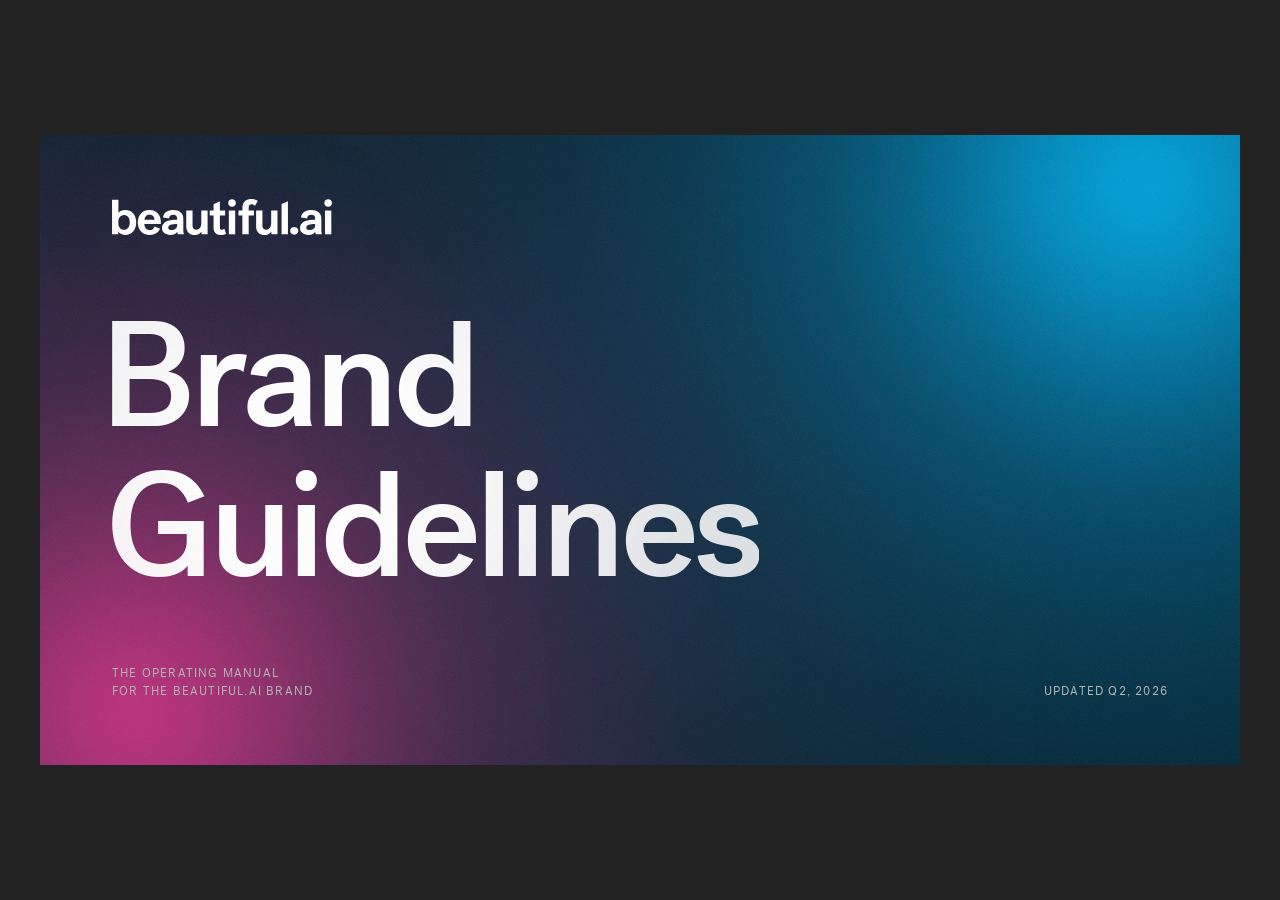
<file: beautifulai/og-card.html>
<!DOCTYPE html>
<html lang="en">
<head>
<meta charset="UTF-8">
<title>OG card — 1200×630</title>
<link rel="stylesheet" href="colors_and_type.css?v=213">
<link rel="stylesheet" href="styles.css?v=213">
<style>html,body{margin:0;background:#222;display:grid;place-items:center;min-height:100vh}
#og{width:1200px;height:630px;overflow:hidden;position:relative}
#og .cover{width:1200px;height:630px;min-height:0;padding:64px 72px;row-gap:24px}
#og .cover-top{padding-right:0;margin-top:0;font-size:12px}
#og .cover-logo{width:220px;margin-top:0}
#og .cover-head{font-size:150px;line-height:0.92}
#og .cover-bottom{font-size:12px}
#og .cover-bottom .right{text-align:right}
#og .scroll-cue{display:none}</style>
</head>
<body>
<div id="og">
<section class="cover">
  <div class="cover-mark" aria-hidden="true"></div>
  <div class="cover-mark alt" aria-hidden="true"></div>
  <div class="cover-dither" aria-hidden="true"></div>
  <div class="cover-top">
    <div class="col brandmark"><img src="assets/beautifulai-logo-white.svg?v=ds2" alt="Beautiful.ai" class="cover-logo"></div>
    <div class="col" style="text-align:right"></div>
  </div>
  <div class="cover-title">
    <h1 class="h-display cover-head"><span class="l1">Brand</span><span class="l2">Guidelines</span></h1>
  </div>
  <div class="cover-bottom">
    <div>
      <div>The operating manual</div>
      <div>for the Beautiful.ai brand</div>
    </div>
    <div class="right"><div>UPDATED Q2, 2026</div></div>
  </div>
</section>
</div>
</body>
</html>
</file>
<file: beautifulai/colors_and_type.css>
/**
 * BAI Design System — Colors & Typography
 * Source: Marketing DS (Relume v3.6) Figma file
 *
 * Fonts: Post Grotesk (local files in fonts/) for everything — no other typefaces.
 */

@import url('https://fonts.googleapis.com/css2?family=Material+Symbols+Outlined:opsz,wght,FILL,GRAD@20..48,100..700,0..1,-50..200');

@import url('bai-spotlight.css');

/* Post Grotesk — brand font files */
@font-face {
  font-family: 'Post Grotesk';
  src: url('fonts/PostGrotesk-Light.woff') format('woff');
  font-weight: 300;
  font-style: normal;
  font-display: swap;
}
@font-face {
  font-family: 'Post Grotesk';
  src: url('fonts/PostGrotesk-Book.woff') format('woff');
  font-weight: 400;
  font-style: normal;
  font-display: swap;
}
@font-face {
  font-family: 'Post Grotesk';
  src: url('fonts/PostGrotesk-Medium.woff') format('woff');
  font-weight: 500;
  font-style: normal;
  font-display: swap;
}
@font-face {
  font-family: 'Post Grotesk';
  src: url('fonts/PostGrotesk-Bold.woff') format('woff');
  font-weight: 700;
  font-style: normal;
  font-display: swap;
}


/* ─────────────────────────────────────────────
   PRIMITIVE COLOR TOKENS
   Source: Figma Variables panel (confirmed May 2026)
   ───────────────────────────────────────────── */
:root {
  /* Neutrals — confirmed from Figma Variables panel */
  --color-white:                  #FFFFFF;
  --color-neutral-lightest:       #F0F3F5;
  --color-neutral-lighter:        #D8DADA;
  --color-neutral-light:          #B2B5B6;
  --color-neutral:                #7F8486;
  --color-neutral-dark:           #4C5255;
  --color-neutral-darker:         #192125;
  --color-neutral-darkest:        #001A24;

  /* Blues — confirmed from Figma Variables panel + logo SVG */
  --color-blue-lightest:          #E5F8FF;
  --color-blue-lighter:           #CCF1FF;
  --color-blue-light:             #52D0FF;
  --color-blue:                   #00B9FF; /* PRIMARY accent ★ */
  --color-blue-dark:              #0094CC;
  --color-blue-darker-rollover:   #007EAD;
  --color-blue-darker:            #004A66;
  --color-blue-darkest:           #002533;

  /* Oranges — confirmed from Figma Variables panel */
  --color-orange-lightest:        #FFEFEC;
  --color-orange-lighter:         #FFDFDA;
  --color-orange-light:           #FF917E;
  --color-orange:                 #FF6347;
  --color-orange-dark:            #CC4F38;
  --color-orange-darker:          #66271C;
  --color-orange-darkest:         #4C1D15;

  /* Magentas — confirmed from Figma Variables panel */
  --color-magenta-lightest:       #FBE9F1;
  --color-magenta-lighter:        #F7D3E3;
  --color-magenta-light:          #E5659E;
  --color-magenta:                #DB2475;
  --color-magenta-dark:           #AF1C5D;
  --color-magenta-darker:         #570E2E;
  --color-magenta-darkest:        #410A23;

  /* Greens — confirmed from Figma Variables panel */
  --color-green-lightest:         #F4F8EC;
  --color-green-lighter:          #EAF1DA;
  --color-green-light:            #B5CF7E;
  --color-green:                  #96BB47;
  --color-green-dark:             #789538;
  --color-green-darker:           #3C4A1C;
  --color-green-darkest:          #2D3815;

  /* Ambers — tonal ramp from brand amber #FA901F (tone 0–100, L·C·H) */
  --color-amber-100:                 #FFEC9F; /* L·C·H 93 · 39 · 96 */
  --color-amber-99:                  #FFE99B; /* L·C·H 92 · 40 · 94 */
  --color-amber-95:                  #FFDC8A; /* L·C·H 89 · 44 · 87 */
  --color-amber-90:                  #FFCD76; /* L·C·H 85 · 50 · 81 */
  --color-amber-80:                  #FFAF50; /* L·C·H 77 · 62 · 70 */
  --color-amber-70:                  #F89228; /* L·C·H 69 · 73 · 64 */
  --color-amber-60:                  #DA7700; /* L·C·H 59 · 74 · 64 */
  --color-amber-50:                  #BB5E00; /* L·C·H 50 · 67 · 60 */
  --color-amber-40:                  #9B4600; /* L·C·H 40 · 59 · 57 */
  --color-amber-30:                  #7B3000; /* L·C·H 30 · 51 · 53 */
  --color-amber-20:                  #5B1D00; /* L·C·H 20 · 40 · 48 */
  --color-amber-10:                  #3C0D00; /* L·C·H 10 · 27 · 37 */
  --color-amber-0:                   #000000; /* L·C·H 0 · 0 · 0 */

  /* Aliases for convenience */
  --color-accent:                 var(--color-blue);
  --color-accent-hover:           var(--color-blue-dark);
  --color-blue-accent:            var(--color-blue);                 /* Primary button fill, #001A24 text (8.0:1 AAA) */
  --color-link:                   var(--color-blue-darker-rollover); /* Blue text/icons on LIGHT bg (AA) */
  --color-link-on-dark:           var(--color-blue);                 /* Blue text/icons on DARK bg (8.0:1 AAA on #001A24) */
  --color-amber:                  #FA901F;                           /* Brand amber ★ — data/status; end stop of cover headline gradient */
  --color-amber-ink:              var(--color-amber-40);             /* Amber text/icons on LIGHT bg (6.42:1 AA) */
  --color-green-ink:              #4F7A1F;                           /* Green text on light (AA) */
  --color-text-muted:             var(--color-neutral-dark);
  --color-text-muted-on-dark:     rgba(255, 255, 255, 0.75);        /* Muted text on dark — minimum */
  --color-text:                   var(--color-neutral-darkest);
  --color-bg:                     var(--color-white);
  --color-bg-subtle:              var(--color-neutral-lightest);
  --color-border:                 var(--opacity-neutral-darkest-10);

  /* Opacity tokens — from Figma Variables (Opacity/…) */
  --opacity-transparent:          rgba(255, 255, 255, 0);
  --opacity-neutral-darkest-5:    rgba(0, 9, 13, 0.05);
  --opacity-neutral-darkest-10:   rgba(0, 9, 13, 0.10);
  --opacity-neutral-darkest-15:   rgba(0, 9, 13, 0.15);
  --opacity-neutral-darkest-20:   rgba(0, 9, 13, 0.20);
  --opacity-neutral-darkest-30:   rgba(0, 9, 13, 0.30);
  --opacity-neutral-darkest-40:   rgba(0, 9, 13, 0.40);
  --opacity-neutral-darkest-50:   rgba(0, 9, 13, 0.50);
  --opacity-neutral-darkest-60:   rgba(0, 9, 13, 0.60);
  --opacity-white-5:              rgba(255, 255, 255, 0.05);
  --opacity-white-10:             rgba(255, 255, 255, 0.10);
  --opacity-white-15:             rgba(255, 255, 255, 0.15);
  --opacity-white-20:             rgba(255, 255, 255, 0.20);
  --opacity-white-30:             rgba(255, 255, 255, 0.30);
  --opacity-white-40:             rgba(255, 255, 255, 0.40);
  --opacity-white-50:             rgba(255, 255, 255, 0.50);
  --opacity-white-60:             rgba(255, 255, 255, 0.60);
  --color-neutral-lighter-aa:     rgba(216, 218, 218, 0.4);

  /* ─────────────────────────────────────────────
     SEMANTIC COLOR TOKENS (Color Schemes)
     Source: Figma Variables panel — confirmed
     ───────────────────────────────────────────── */

  /* Scheme 1 — Light (default) */
  --scheme1-bg:              var(--color-neutral-lightest);
  --scheme1-fg:              var(--color-white);
  --scheme1-text:            var(--color-neutral-darkest);
  --scheme1-border:          var(--opacity-neutral-darkest-15);
  --scheme1-accent:          var(--color-neutral-darkest);

  /* Scheme 2 — Blue Darkest */
  --scheme2-bg:              var(--color-blue-darkest);
  --scheme2-fg:              var(--color-blue-darker);
  --scheme2-text:            var(--color-white);
  --scheme2-border:          var(--opacity-white-20);
  --scheme2-accent:          var(--color-white);

  /* Scheme 3 — Blue */
  --scheme3-bg:              var(--color-blue);
  --scheme3-fg:              var(--color-white);
  --scheme3-text:            var(--color-neutral-darkest);
  --scheme3-border:          var(--opacity-white-20);
  --scheme3-accent:          var(--color-neutral-darkest);

  /* Scheme 4 — Dark */
  --scheme4-bg:              var(--color-neutral-darkest);
  --scheme4-fg:              var(--color-neutral-darker);
  --scheme4-text:            var(--color-white);
  --scheme4-border:          var(--opacity-white-20);
  --scheme4-accent:          var(--color-blue);

  /* Scheme 5 — Neutral Lightest */
  --scheme5-bg:              var(--color-neutral-lightest);
  --scheme5-fg:              var(--color-white);
  --scheme5-text:            var(--color-neutral-darkest);
  --scheme5-border:          var(--opacity-neutral-darkest-15);
  --scheme5-accent:          var(--color-neutral-darkest);

  /* ─────────────────────────────────────────────
     BORDER RADIUS TOKENS
     ───────────────────────────────────────────── */
  --radius-xxl: 30px;   /* Full-width / 1-column elements */
  --radius-xl:  18px;   /* 2-column elements */
  --radius-l:   12px;   /* 3–4 column elements */
  --radius-m:    8px;   /* Small cards */
  --radius-s:    6px;   /* Buttons, tabs */
  --radius-xs:   4px;   /* Tags, badges, arrow buttons */
  --radius-pill: 999px; /* Pill/tag shapes */

  /* ─────────────────────────────────────────────
     SHADOW TOKENS
     ───────────────────────────────────────────── */
  --shadow-xxsmall: 0 1px 2px rgba(0, 0, 0, 0.05);
  --shadow-xsmall:  0 1px 3px rgba(0, 0, 0, 0.10);
  --shadow-small:   0 2px 4px rgba(0, 0, 0, 0.10);
  --shadow-medium:  0 4px 8px rgba(0, 0, 0, 0.10);
  --shadow-large:   0 8px 16px rgba(0, 0, 0, 0.10);
  --shadow-xlarge:  0 12px 24px rgba(0, 0, 0, 0.15);
  --shadow-xxlarge: 0 16px 40px rgba(0, 0, 0, 0.15);

  /* Motion */
  --ease-standard: cubic-bezier(0.7, 0, 0.3, 1); /* Our standard ease: slides, panels, UI state changes */

  /* ─────────────────────────────────────────────
     TYPOGRAPHY TOKENS
     ───────────────────────────────────────────── */

  /* Families */
  --font-heading: 'Post Grotesk', sans-serif;
  --font-body:    'Post Grotesk', sans-serif;
  --font-mono:    'Post Grotesk', monospace; /* No mono family — alias only */

  /* Type scale — Desktop */
  /* Display sizes: hero statements, big numbers, slides. Max 1 per view. */
  --text-display-1-size: 9rem;  /* 144px */
  --text-display-1-lh:   1.05;
  --text-display-2-size: 7rem;  /* 112px */
  --text-display-2-lh:   1.05;
  --text-display-3-size: 5.5rem;/* 88px */
  --text-display-3-lh:   1.10;
  --ls-display:          -0.03em;
  --text-h1-size:   4.5rem;    /* 72px */
  --text-h1-lh:     1.0;
  --text-h2-size:   3.625rem;  /* 58px */
  --text-h2-lh:     1.0;
  --text-h3-size:   2.875rem;  /* 46px */
  --text-h3-lh:     1.0;
  --text-h4-size:   2.3125rem; /* 37px */
  --text-h4-lh:     1.0;
  --text-h5-size:   1.875rem;  /* 30px */
  --text-h5-lh:     1.0;
  --text-h6-size:   1.5rem;    /* 24px */
  --text-h6-lh:     1.0;
  --text-body-xl:   1.25rem;   /* 20px */
  --text-body-l:    1.125rem;  /* 18px */
  --text-body-m:    1rem;      /* 16px */
  --text-body-s:    0.875rem;  /* 14px */
  --text-body-xs:   0.75rem;   /* 12px */
  --text-body-lh:   1.50;

  /* Font weights */
  --fw-light:    300; /* @kind font */
  --fw-book:     400; /* @kind font */
  --fw-medium:   500; /* @kind font */
  --fw-bold:     700; /* @kind font */

  /* Letter spacing */
  --ls-tight:  -0.04em;
  --ls-snug:   -0.01em;
  --ls-normal:  0em;

  /* ─────────────────────────────────────────────
     SPACING TOKENS
     ───────────────────────────────────────────── */
  --space-1:   4px;
  --space-2:   8px;
  --space-3:  12px;
  --space-4:  16px;
  --space-5:  20px;
  --space-6:  24px;
  --space-8:  32px;
  --space-10: 40px;
  --space-12: 48px;
  --space-16: 64px;
  --space-20: 80px;
  --space-24: 96px;
  --space-32: 128px;

  /* Section padding (vertical, between page sections) */
  --padding-section-large:  112px;
  --padding-section-medium:  80px;
  --padding-section-small:   48px;

  /* Content padding (inside cards, panels, containers) */
  --content-padding-large:   48px;
  --content-padding-medium:  32px;
  --content-padding-regular: 24px;
  --content-padding-small:   16px;
  --content-padding-xsmall:  12px;
}

/* ─────────────────────────────────────────────
   MOBILE TYPE SCALE OVERRIDES
   ───────────────────────────────────────────── */
@media (max-width: 768px) {
  :root {
    --text-display-1-size: 4.5rem;  /* 72px */
    --text-display-2-size: 4rem;    /* 64px */
    --text-display-3-size: 3.5rem;  /* 56px */
    --text-h1-size:  3rem;    /* 48px */
    --text-h2-size:  2.5rem;  /* 40px */
    --text-h3-size:  2rem;    /* 32px */
    --text-h4-size:  1.5rem;  /* 24px */
    --text-h5-size:  1.25rem; /* 20px */
    --text-h6-size:  1.125rem;/* 18px */
  }
}

/* ─────────────────────────────────────────────
   SEMANTIC ELEMENT STYLES
   ───────────────────────────────────────────── */
*, *::before, *::after { box-sizing: border-box; }

body {
  font-family: var(--font-body);
  font-size: var(--text-body-m);
  line-height: var(--text-body-lh);
  color: var(--color-neutral-darkest);
  background: var(--color-white);
  -webkit-font-smoothing: antialiased;
  text-wrap: pretty;
}

/* Labels / eyebrows — the only uppercase text. */
.label, .eyebrow {
  font-family: var(--font-body);
  font-weight: var(--fw-book);
  font-size: 0.75rem;
  line-height: 1.4;
  text-transform: uppercase;
  letter-spacing: 0.12em;
}
.label-s { font-size: 0.6875rem; }

.display-1, .display-2, .display-3 {
  font-family: var(--font-heading);
  font-weight: var(--fw-medium);
  letter-spacing: var(--ls-display);
  color: var(--color-neutral-darkest);
  text-wrap: balance;
}
.display-1 { font-size: var(--text-display-1-size); line-height: var(--text-display-1-lh); }
.display-2 { font-size: var(--text-display-2-size); line-height: var(--text-display-2-lh); }
.display-3 { font-size: var(--text-display-3-size); line-height: var(--text-display-3-lh); }

h1, .h1 {
  font-family: var(--font-heading);
  font-size: var(--text-h1-size);
  line-height: var(--text-h1-lh);
  font-weight: var(--fw-medium);
  letter-spacing: var(--ls-tight);
  color: var(--color-neutral-darkest);
}

h2, .h2 {
  font-family: var(--font-heading);
  font-size: var(--text-h2-size);
  line-height: var(--text-h2-lh);
  font-weight: var(--fw-medium);
  letter-spacing: var(--ls-tight);
  color: var(--color-neutral-darkest);
}

h3, .h3 {
  font-family: var(--font-heading);
  font-size: var(--text-h3-size);
  line-height: var(--text-h3-lh);
  font-weight: var(--fw-medium);
  letter-spacing: var(--ls-snug);
  color: var(--color-neutral-darkest);
}

h4, .h4 {
  font-family: var(--font-heading);
  font-size: var(--text-h4-size);
  line-height: var(--text-h4-lh);
  font-weight: var(--fw-medium);
  letter-spacing: var(--ls-snug);
  color: var(--color-neutral-darkest);
}

h5, .h5 {
  font-family: var(--font-heading);
  font-size: var(--text-h5-size);
  line-height: var(--text-h5-lh);
  font-weight: var(--fw-medium);
  color: var(--color-neutral-darkest);
}

h6, .h6 {
  font-family: var(--font-heading);
  font-size: var(--text-h6-size);
  line-height: var(--text-h6-lh);
  font-weight: var(--fw-medium);
  color: var(--color-neutral-darkest);
}

p {
  font-family: var(--font-body);
  font-size: var(--text-body-m);
  line-height: var(--text-body-lh);
  font-weight: var(--fw-book);
  color: var(--color-neutral-darkest);
}

.text-large  { font-size: var(--text-body-xl); }
.text-medium { font-size: var(--text-body-l); }
.text-regular{ font-size: var(--text-body-m); }
.text-small  { font-size: var(--text-body-s); }
.text-tiny   { font-size: var(--text-body-xs); }

.tagline {
  font-family: var(--font-body);
  font-size: var(--text-body-m);
  font-weight: var(--fw-medium);
  line-height: var(--text-body-lh);
  color: var(--color-neutral-darkest);
}

code, pre, .mono {
  font-family: var(--font-body);
  font-variant-numeric: tabular-nums;
  font-size: 0.875em;
}

/* ─────────────────────────────────────────────
   BUTTON BASE STYLES
   ───────────────────────────────────────────── */
.btn {
  display: inline-flex;
  align-items: center;
  justify-content: center;
  gap: 8px;
  font-family: var(--font-body);
  font-size: var(--text-body-m);
  font-weight: var(--fw-medium);
  line-height: 1.5;
  padding: 10px 24px;
  border-radius: var(--radius-s);
  border: 1px solid transparent;
  cursor: pointer;
  text-decoration: none;
  transition: background 0.2s ease, border-color 0.2s ease, opacity 0.2s ease;
}

.btn-sm {
  padding: 6px 16px;
  font-size: var(--text-body-s);
}

.btn-primary {
  background: var(--color-blue-accent);
  border-color: var(--color-blue-accent);
  color: var(--color-neutral-darkest);
}
.btn-primary:hover {
  background: var(--color-blue-light);
  border-color: var(--color-blue-light);
}

.btn-secondary {
  background: transparent;
  border-color: var(--color-neutral-darkest);
  color: var(--color-neutral-darkest);
}
.btn-secondary:hover {
  background: var(--opacity-neutral-darkest-5);
}

/* Alternate (on dark bg) */
.btn-primary-alt {
  background: var(--color-blue-accent);
  border-color: var(--color-blue-accent);
  color: var(--color-neutral-darkest);
}
.btn-secondary-alt {
  background: transparent;
  border-color: var(--color-white);
  color: var(--color-white);
}
.btn-secondary-alt:hover {
  background: rgba(255, 255, 255, 0.1);
}

.btn-link {
  background: transparent;
  border-color: transparent;
  color: var(--color-neutral-darkest);
  padding-left: 0;
  padding-right: 0;
  text-decoration: underline;
  text-underline-offset: 2px;
}

/* ─────────────────────────────────────────────
   CARD BASE
   ───────────────────────────────────────────── */
.card {
  background: var(--color-white);
  border: 1px solid var(--opacity-neutral-darkest-10);
  border-radius: var(--radius-l);
  box-shadow: var(--shadow-xxsmall);
  padding: var(--content-padding-regular);
}

.card-dark {
  background: var(--color-neutral-darkest);
  border: 1px solid rgba(255, 255, 255, 0.08);
  border-radius: var(--radius-l);
  color: var(--color-white);
  padding: var(--content-padding-regular);
}

/* ─────────────────────────────────────────────
   LAYOUT HELPERS
   ───────────────────────────────────────────── */
.container {
  width: 100%;
  max-width: 1312px;
  margin: 0 auto;
  padding: 0 64px;
}

@media (max-width: 768px) {
  .container { padding: 0 20px; }
}

.section {
  padding: var(--padding-section-medium) 0;
}
.section-lg { padding: var(--padding-section-large) 0; }
.section-sm { padding: var(--padding-section-small) 0; }

.section-dark {
  background: var(--color-neutral-darkest);
  color: var(--color-white);
}

.section-light {
  background: var(--color-neutral-lightest);
}

/* ─────────────────────────────────────────────
   MATERIAL SYMBOLS
   ───────────────────────────────────────────── */
.material-symbols-outlined {
  font-variation-settings: 'FILL' 0, 'wght' 300, 'GRAD' 0, 'opsz' 24;
  font-size: 24px;
  line-height: 1;
  vertical-align: middle;
}
</file>
<file: beautifulai/styles.css>
/* ============================================================
   Beautiful.ai — Brand Guidelines
   Built on the BAI Design System
   ============================================================ */

@import url('https://fonts.googleapis.com/css2?family=Material+Symbols+Outlined:opsz,wght,FILL,GRAD@20..48,100..700,0..1,-50..200');

/* Post Grotesk — real brand fonts */
@font-face {
  font-family: 'Post Grotesk';
  src: url('fonts/PostGrotesk-Book.woff') format('woff'),
       url('fonts/PostGrotesk-Book.ttf')  format('truetype'),
       url('fonts/PostGrotesk-Book.otf')  format('opentype');
  font-weight: 400; font-style: normal; font-display: swap;
}
@font-face {
  font-family: 'Post Grotesk';
  src: url('fonts/PostGrotesk-Medium.woff') format('woff'),
       url('fonts/PostGrotesk-Medium.ttf')  format('truetype'),
       url('fonts/PostGrotesk-Medium.otf')  format('opentype');
  font-weight: 500; font-style: normal; font-display: swap;
}
@font-face {
  font-family: 'Post Grotesk';
  src: url('fonts/PostGrotesk-Light.woff') format('woff');
  font-weight: 300; font-style: normal; font-display: swap;
}
@font-face {
  font-family: 'Post Grotesk';
  src: url('fonts/PostGrotesk-Bold.woff') format('woff');
  font-weight: 700; font-style: normal; font-display: swap;
}

:root {
  /* Brand palette (BAI Design System) */
  --white: var(--color-white);
  --cream: var(--color-neutral-lightest);
  --neutral-lighter: var(--color-neutral-lighter);
  --neutral-light: var(--color-neutral-light);
  --neutral: var(--color-neutral);
  --neutral-dark: var(--color-neutral-dark);
  --neutral-darker: var(--color-neutral-darker);
  --ink: var(--color-neutral-darkest);  /* primary ink — the darker blue */
  --neutral-darkest: var(--ink);
  --blue-deepest: var(--color-neutral-darkest);

  --blue-lightest: var(--color-blue-lightest);
  --blue-lighter: var(--color-blue-lighter);
  --blue-light: var(--color-link-on-dark);
  --blue: var(--color-blue);        /* DS --color-blue, starred primary accent */
  --blue-dark: var(--color-blue-dark);   /* DS --color-blue-dark */
  --blue-darker: var(--color-blue-darker);
  --blue-darkest: var(--color-blue-darkest);

  --orange: var(--color-orange);
  --magenta: var(--color-magenta);
  --amber: var(--color-amber);
  --green: var(--color-green);
  --green-ink: var(--color-green-ink);  /* DS green darkened for text on white (4.5:1) */

  --font: var(--font-body);
  /* Monospace usages also resolve to Post Grotesk Book per brand spec */
  --mono: var(--font-body);
  --font-label: var(--font-body); /* labels and metadata: Post Grotesk, no mono family */

  /* Typography weights — exposed to tweaks */
  --fw-display:  var(--fw-medium);  /* hero / cover / largest type    */
  --fw-heading:  var(--fw-medium);  /* h1-h6                          */
  --fw-body:     var(--fw-book);  /* paragraphs / body              */
  --fw-mono:     var(--fw-book);  /* monospace-styled labels        */

  /* Tweakable accent (default = Signal Cyan) */
  --accent:      var(--blue);
  --accent-soft: var(--blue-light);

  /* Tweakable display letter-spacing */
  --ls-display:  -0.03em;
  --ls-heading:  var(--ls-tight);
}

*, *::before, *::after { box-sizing: border-box; }
html { font-size: clamp(16px, 0.92vw, 20px); }
body {
  margin: 0;
  font-family: var(--font);
  font-weight: var(--fw-body);
  font-size: 1.0625rem;
  line-height: 1.55;
  color: var(--neutral-darkest);
  background: var(--white);
  -webkit-font-smoothing: antialiased;
  text-rendering: optimizeLegibility;
  text-wrap: pretty;
}

a { color: inherit; }
/* --gutter: distance from viewport edge to the 1320px content column — every
   fixed/corner element aligns to it so edges match the rest of the guide */
:root { --nav-width: min(268px, 22vw); --nav-width-collapsed: 64px;
  /* the guide's column grows with the screen instead of stopping at 1320px */
  --content-max: clamp(1320px, 84vw, 2280px);
  --gutter: max(16px, 4vw, calc(50vw - var(--content-max) / 2 + 4vw));
  /* vertical inset never inherits the very large gutters of ultrawide/4K screens */
  --gutter-y: min(var(--gutter), clamp(28px, 5vh, 96px));
  --nav-gap: var(--gutter);
  --section-y: clamp(88px, 7vw, 190px);
  --section-y-tight: clamp(56px, 4.6vw, 124px); }
body { padding-left: 0; padding-right: 0; }

/* ───── Side nav ───── */
.nav-fab {
  display: none;
  position: fixed;
  top: var(--gutter-y);
  /* floats outside the content column, one gutter step into the margin */
  right: max(16px, calc(var(--gutter) / 2));
  z-index: 300;
  width: 44px;
  height: 44px;
  display: flex;
  z-index: 320;
  align-items: center;
  justify-content: center;
  padding: 0;
  border: 1px solid var(--opacity-white-10);
  border-radius: var(--radius-l,12px);
  background: color-mix(in oklch,var(--color-neutral-darkest) 34%,transparent);
  backdrop-filter: blur(18px) saturate(1.2);
  -webkit-backdrop-filter: blur(18px) saturate(1.2);
  box-shadow: 0 8px 24px -8px var(--opacity-neutral-darkest-30);
  color: var(--color-white, #fff);
  cursor: pointer;
  transition: background .28s ease, color .28s ease, border-color .28s ease, box-shadow .28s ease;
}
/* two-line hamburger that morphs into an ✕ */
.nav-burger { position: relative; width: 18px; height: 12px; display: block; }
.nav-burger i { position: absolute; left: 0; width: 100%; height: 1.6px; border-radius: 2px; background: currentColor; transition: transform .34s cubic-bezier(.16,.84,.24,1), top .28s cubic-bezier(.16,.84,.24,1); }
.nav-burger i:first-child { top: 0; }
.nav-burger i:last-child { top: 10.4px; }
body:has(.sidenav:not(.collapsed)) .nav-fab { background: transparent; color: #fff; border-color: transparent; box-shadow: none; backdrop-filter: none; -webkit-backdrop-filter: none; }
body:has(.sidenav:not(.collapsed)) .nav-burger i { top: 5.2px; }
body:has(.sidenav:not(.collapsed)) .nav-burger i:first-child { transform: rotate(45deg); }
body:has(.sidenav:not(.collapsed)) .nav-burger i:last-child { transform: rotate(-45deg); }
@media (prefers-reduced-motion: reduce){ .nav-burger i { transition: none; } }
/* desktop hover: cyan halo + lines nudge apart */
@media (hover:hover) and (pointer:fine){
  .nav-fab{transition:background .28s ease,color .28s ease,border-color .28s ease,box-shadow .28s ease,transform .3s cubic-bezier(.16,.84,.24,1)}
  .nav-fab:hover{background:var(--opacity-neutral-darkest-50);border-color:color-mix(in oklch,var(--color-blue) 55%,transparent);color:#fff;transform:translateY(-1px);box-shadow:0 8px 24px -8px var(--opacity-neutral-darkest-40),0 0 0 4px color-mix(in oklch,var(--color-blue) 14%,transparent),0 0 22px color-mix(in oklch,var(--color-blue) 42%,transparent)}
  .nav-fab:active{transform:translateY(0) scale(.97)}
  .nav-fab:focus-visible{outline:none;border-color:color-mix(in oklch,var(--color-blue) 70%,transparent);box-shadow:0 0 0 4px color-mix(in oklch,var(--color-blue) 20%,transparent)}
  .nav-fab:hover .nav-burger i:first-child{top:-1px}
  .nav-fab:hover .nav-burger i:last-child{top:11.4px}
  body:has(.sidenav:not(.collapsed)) .nav-fab:hover .nav-burger i{top:5.2px}
  body:has(.sidenav:not(.collapsed)) .nav-fab:hover{background:color-mix(in oklch,var(--color-neutral-darkest) 34%,transparent);border-color:color-mix(in oklch,var(--color-blue) 55%,transparent)}
}
@media (prefers-reduced-motion: reduce){ .nav-fab,.nav-fab:hover{transform:none;transition:box-shadow .2s ease,border-color .2s ease} }
.nav-toggle {
  width: 28px;
  height: 28px;
  border: 1px solid var(--opacity-neutral-darkest-10);
  border-radius: var(--radius-s,6px);
  background: var(--opacity-neutral-darkest-5);
  font-size: 13px;
  cursor: pointer;
  flex-shrink: 0;
}
.nav-head { display: flex; align-items: center; justify-content: space-between; gap: 8px; }
.sidenav.collapsed .nav-head { flex-direction: column; }
.sidenav {
  position: fixed;
  top: var(--gutter-y);
  right: var(--nav-gap);
  bottom: auto;
  left: auto;
  z-index: 100;
  width: var(--nav-width);
  max-height: calc(100vh - var(--gutter-y) * 2);
  display: flex;
  flex-direction: column;
  gap: 20px;
  padding: 56px 44px 56px 32px;
  background: color-mix(in oklch, var(--blue-deepest) 62%, transparent);
  backdrop-filter: blur(26px) saturate(1.2);
  -webkit-backdrop-filter: blur(26px) saturate(1.2);
  border: 1px solid var(--opacity-white-10);
  border-radius: var(--radius-l,12px);
  box-shadow: 0 24px 60px -16px var(--opacity-neutral-darkest-50);
  font-size: 13px;
  letter-spacing: -0.005em;
  overflow-y: auto;
  overflow-x: hidden;
  transform-origin: top right;
  transition: opacity .26s ease, transform .3s cubic-bezier(.16,.84,.24,1), visibility .3s;
}
/* short viewports: the nav tightens instead of scrolling */
@media (max-height: 640px) {
  .sidenav { gap: 14px; padding: 32px 40px 32px 28px; }
  .sidenav nav { gap: 10px; }
}
.sidenav.nav-anim:not(.collapsed) { animation: navGrow .42s cubic-bezier(.16,.84,.24,1) both; }
.sidenav.nav-anim:not(.collapsed) .label,
.sidenav.nav-anim:not(.collapsed) .nav-version,
.sidenav.nav-anim:not(.collapsed) nav a span:not(.ch-num) { animation: navFade .34s ease .1s both; }
@keyframes navGrow {
  0% { transform: scale(.82) translate(6px,-6px); opacity: .55; }
  55% { opacity: 1; }
  100% { transform: scale(1) translate(0,0); opacity: 1; }
}

@keyframes navFade { from { opacity: 0; transform: translateX(6px); } to { opacity: 1; transform: none; } }
@media (prefers-reduced-motion: reduce) {
  .sidenav:not(.collapsed), .sidenav:not(.collapsed) .label, .sidenav:not(.collapsed) .nav-version, .sidenav:not(.collapsed) nav a span:not(.ch-num) { animation: none; }
}
.sidenav.collapsed { pointer-events: none; opacity: 0; transform: scale(.9) translate(8px,-8px); visibility: hidden; }
.sidenav.collapsed .label,
.sidenav.collapsed .nav-version,
.sidenav.collapsed nav a span:not(.ch-num) { display: none; }
.sidenav.collapsed nav a { justify-content: center; }
.sidenav.collapsed .brand { justify-content: center; }
.sidenav.collapsed .brand img { height: 22px; }
.sidenav .brand {
  display: flex;
  align-items: center;
  gap: 10px;
  font-weight: 500;
  text-decoration: none;
}
.sidenav .brand img { height: 18px; display: block; }
.nav-toggle { display: none; }
.sidenav .label {
  font-family: var(--font-label);
  font-size: 11px;
  font-weight: 400;
  color: var(--neutral-dark);
  text-transform: uppercase;
  letter-spacing: 0.02em;
  margin-top: -8px;
}
.sidenav nav {
  display: flex;
  flex-direction: column;
  gap: 14px;
}
.sidenav nav a {
  text-decoration: none;
  color: var(--neutral-dark);
  font-weight: 500;
  transition: color .15s;
  display: flex;
  align-items: baseline;
  gap: 8px;
}
.sidenav nav a .ch-num {
  font-family: var(--font-label);
  font-size: 10px;
  color: var(--neutral);
  font-weight: 400;
}
.sidenav nav a:hover { color: var(--neutral-darkest); }
.sidenav nav a { border-radius: var(--radius-s,6px); padding: 5px 8px; margin: 0 -8px; font-size: 16px; }
.sidenav nav a:hover { background: var(--opacity-neutral-darkest-5); }
.nav-icon { width: 16px; height: 16px; flex-shrink: 0; fill: none; stroke: currentColor; stroke-width: 1.6; stroke-linecap: round; stroke-linejoin: round; display: none; }
.sidenav.collapsed .nav-icon { display: block; }
.sidenav.collapsed nav a { position: relative; padding: 8px; }
.sidenav.collapsed nav a .ch-num { display: none; }
.sidenav.collapsed nav a::after {
  content: attr(data-tip);
  position: absolute;
  right: calc(100% + 12px);
  top: 50%;
  transform: translateY(-50%);
  background: var(--neutral-darkest, var(--color-neutral-darkest));
  color: #fff;
  font-size: 12px;
  font-weight: 500;
  white-space: nowrap;
  padding: 6px 10px;
  border-radius: var(--radius-s,6px);
  opacity: 0;
  pointer-events: none;
  transition: opacity .12s;
  z-index: 150;
}
.sidenav.collapsed nav a:hover::after { opacity: 1; }
.sidenav .nav-version {
  font-family: var(--font-label);
  color: var(--neutral);
  font-size: 11px;
  margin-top: auto;
}

/* ───── Sections ───── */
.section {
  padding: var(--section-y, 120px) 0;
  position: relative;
}
.section.tight { padding: var(--section-y-tight, 80px) 0; }
.section.dark {
  background: var(--neutral-darkest);
  color: var(--white);
}
.section.darkblue {
  background: var(--blue-darkest);
  color: var(--white);
}
.section.cream { background: var(--cream); }
.section.blue {
  background: var(--blue);
  color: var(--neutral-darkest);
}

.wrap {
  max-width: 1440px;
  margin: 0 auto;
  width: 100%;
  padding: 0 2vw;
}
.wrap.narrow { max-width: 920px; }

.eyebrow {
  font-family: var(--font-label);
  font-size: 11px;
  font-weight: 400;
  text-transform: uppercase;
  letter-spacing: 0.08em;
  color: var(--neutral-dark);
  display: inline-flex;
  align-items: center;
  gap: 10px;
}
.dark .eyebrow, .darkblue .eyebrow, .blue .eyebrow { color: var(--blue-light); }
.blue .eyebrow { color: var(--neutral-darkest); opacity: .8; }
.eyebrow::before { content: none; }

/* ───── Headings ───── */
.h-display, h1, h2, h3, h4 {
  font-family: var(--font);
  font-weight: var(--fw-heading);
  margin: 0;
  letter-spacing: -0.025em;
  line-height: 1.05;
}
.h-display {
  font-size: clamp(60px, 9vw, 168px);
  font-weight: var(--fw-display);
  letter-spacing: var(--ls-display);
  line-height: 1.0;
  padding-bottom: 0.04em;
}
h1 { font-size: clamp(3rem, 6vw, var(--text-h1-size, 4.5rem)); font-weight: var(--fw-heading); letter-spacing: var(--ls-tight); line-height: var(--text-h1-lh); }
h2 { font-size: clamp(2.5rem, 4.6vw, var(--text-h2-size, 3.625rem)); font-weight: var(--fw-heading); letter-spacing: var(--ls-tight); line-height: var(--text-h2-lh); }
h3 { font-size: clamp(2rem, 3vw, var(--text-h3-size, 2.875rem)); font-weight: var(--fw-heading); letter-spacing: var(--ls-tight); line-height: var(--text-h3-lh); }
h4 { font-size: var(--text-h6-size, 1.5rem); font-weight: var(--fw-heading); letter-spacing: var(--ls-tight); line-height: var(--text-h6-lh); }

.lede {
  font-size: var(--text-body-xl, 1.25rem);
  line-height: var(--text-body-lh, 1.5);
  font-weight: var(--fw-body);
  letter-spacing: -0.012em;
  color: var(--neutral-dark);
  max-width: 720px;
}
.dark .lede, .darkblue .lede { color: var(--neutral-lighter); }
.blue .lede { color: var(--blue-darkest); opacity: .8; }

p { margin: 0 0 1em; }
p:last-child { margin-bottom: 0; }

/* Pretty serif-like italic accents */
em.accent {
  font-style: italic;
  font-weight: var(--fw-body);
}

/* ───── Cover ───── */
.cover {
  min-height: clamp(560px, 88svh, 980px);
  padding: var(--gutter-y) var(--gutter);
  padding-bottom: var(--gutter-y);
  display: grid;
  grid-template-rows: auto 1fr auto;
  align-content: stretch;
  row-gap: clamp(32px, 6vh, 80px);
  background: var(--blue-deepest);
  color: var(--white);
  position: relative;
  overflow: hidden;
}
.cover-top {
  position: relative;
  z-index: 2;
  margin-top: -3px; /* half-leading: aligns the first line's cap with the menu button's top edge */
  min-height: 44px;
  display: flex;
  justify-content: space-between;
  align-items: flex-start;
  /* keep the corner text clear of the fixed hamburger in the top-right corner */
  padding-right: calc(44px + 16px);
  font-family: var(--font-label);
  font-size: clamp(9px, 2.4vw, 11px);
  text-transform: uppercase;
  letter-spacing: 0.08em;
  color: var(--neutral-light);
}
.cover-top .col { display: flex; flex-direction: column; gap: 4px; }
.cover-top strong { color: var(--white); font-weight: 500; }
.cover-title { position: relative; z-index: 2; display: flex; align-items: center; min-width: 0; container-type: inline-size; }
.cover-head { margin: 0; color: var(--white); font-size: clamp(75px, 11.25vw, 210px); line-height: 0.95; letter-spacing: -0.035em; }
/* optical alignment: pull each line left by its own glyph side bearing so the B and G
   stems sit on the gutter, not the invisible text-box edge */
/* the headline is lit by the same spring-driven point as the two spotlights:
   brightest where the cursor is, falling off to a legible floor */
.cover-head { --halo: clamp(260px, 30vw, 640px); background-image: radial-gradient(circle at var(--hx, 30%) var(--hy, 50%), #fff 0%, #fff calc(var(--halo) * 0.3), color-mix(in oklch,var(--color-white) 88%,transparent) var(--halo), color-mix(in oklch,var(--color-white) 80%,transparent) calc(var(--halo) * 1.9)); background-repeat: no-repeat; -webkit-background-clip: text; background-clip: text; -webkit-text-fill-color: transparent; }
.cover-head span { display: block; }
.cover-head .l1 { margin-left: -0.081em; }
.cover-head .l2 { margin-left: -0.048em; }
.cover-top .brandmark { flex-direction: row; align-items: flex-start; gap: clamp(12px, 1.4vw, 26px); }
.cover-kicker { padding-top: 2px; color: var(--white); font-weight: 500; white-space: nowrap; }
.cover-title .h-display { color: var(--white); }
.cover-title .h-display .punct { color: var(--accent); font-weight: var(--fw-display); }
.cover-sub{display:flex;flex-direction:column;gap:6px;margin-top:clamp(18px,2vw,32px);font-family:var(--font-body,inherit);font-size:var(--t-lead);font-weight:400;line-height:1.3;letter-spacing:var(--ls-snug,-0.01em);color:var(--scheme2-text)}
.cover-bottom {
  display: flex;
  justify-content: space-between;
  align-items: flex-end;
  gap: clamp(12px, 4vw, 40px);
  font-family: var(--font-label);
  font-size: clamp(9px, 2.4vw, 11px);
  text-transform: uppercase;
  letter-spacing: 0.08em;
  color: var(--neutral-light);
  position: relative;
  z-index: 2;
}
.cover-bottom > * { min-width: 0; }
.cover-bottom .right { text-align: right; }
.scroll-cue { animation: scrollCuePulse 2.6s ease-in-out infinite; }
.scroll-arrow { display: inline-block; animation: scrollArrowNudge 2.6s ease-in-out infinite; }
@keyframes scrollCuePulse { 0%, 100% { opacity: 0.7; } 50% { opacity: 1; } }
@keyframes scrollArrowNudge { 0%, 100% { transform: translateY(-1px); opacity: 0.7; } 50% { transform: translateY(2px); opacity: 1; } }
@media (prefers-reduced-motion: reduce) { .scroll-cue, .scroll-arrow { animation: none; } }
/* Large screens: headline column left, version / descriptor copy locked to the
   bottom corners — all mono type reads left to right at every size. */
@media (min-width: 1800px) {
  .cover-bottom > div > div { white-space: nowrap; }
}
/* Two spotlights, each its own layer: they orbit a shared centre, scale in
   and out of depth, and trade z-index as they cross. */
.cover-mark {
  position: absolute;
  inset: -20%;
  pointer-events: none;
  z-index: 1;
  opacity: var(--mo, 1);
  /* screen blends order-independently, so depth needs no stacking swap to fake it */
  mix-blend-mode: screen;
  transform-origin: var(--mx, 80%) var(--my, 20%);
  transform: scale(var(--msc, 1));
  background: radial-gradient(circle at var(--mx, 80%) var(--my, 20%), rgba(0,170,240,0.92), rgba(0,161,232,0.72) 8%, rgba(0,150,220,0.55) 14%, rgba(2,132,196,0.39) 21%, rgba(4,110,165,0.26) 30%, rgba(2,86,131,0.17) 38%, rgba(0,60,95,0.09) 48%, rgba(0,40,66,0.04) 58%, transparent 70%);
  /* Safari drops a CSS filter function when an SVG url() is chained after it,
     which rendered these as hard rectangles. Grain comes from .cover-dither. */
  filter: blur(30px);
}

.cover-mark.alt {
  z-index: 1;
  opacity: var(--ro, 1);
  transform-origin: var(--rx, 20%) var(--ry, 80%);
  transform: scale(calc(var(--rsc, 1) * 1.05));
  background: radial-gradient(circle at var(--rx, 20%) var(--ry, 80%), rgba(226,25,120,0.88), rgba(214,26,118,0.68) 8%, rgba(200,28,115,0.50) 14%, rgba(172,26,103,0.36) 21%, rgba(140,25,90,0.24) 30%, rgba(106,20,72,0.15) 38%, rgba(70,15,55,0.08) 48%, rgba(44,10,38,0.035) 58%, transparent 70%);
}

.cover-dither {
  position: absolute;
  inset: 0;
  z-index: 3;
  pointer-events: none;
  opacity: 0.075;
  background-image: url("data:image/svg+xml,%3Csvg xmlns='http://www.w3.org/2000/svg' width='120' height='120'%3E%3Cfilter id='d'%3E%3CfeTurbulence type='fractalNoise' baseFrequency='1.1' numOctaves='1' stitchTiles='stitch'/%3E%3CfeColorMatrix type='saturate' values='0'/%3E%3C/filter%3E%3Crect width='100%25' height='100%25' filter='url(%23d)'/%3E%3C/svg%3E");
  background-size: 120px 120px;
}

.cover::before {
  content: "";
  position: absolute;
  inset: 0;
  z-index: 0;
  pointer-events: none;
  opacity: 0.3;
  mix-blend-mode: overlay;
  background-image: url("data:image/svg+xml,%3Csvg xmlns='http://www.w3.org/2000/svg' width='160' height='160'%3E%3Cfilter id='n'%3E%3CfeTurbulence type='fractalNoise' baseFrequency='0.9' numOctaves='2'/%3E%3C/filter%3E%3Crect width='100%25' height='100%25' filter='url(%23n)'/%3E%3C/svg%3E");
  background-size: 128px 128px;
}

@media (min-resolution: 1.5dppx) {
  .cover::before { opacity: 0.4; background-size: 96px 96px; }
}

.cover::after {
  content: "";
  position: absolute;
  inset: 0;
  background-image: url("assets/grain.png");
  background-size: 160px 160px;
  background-repeat: repeat;
  opacity: 0.055;
  mix-blend-mode: overlay;
  pointer-events: none;
  z-index: 2;
}
/* Cover logo — use the SVG wordmark, not font-set type */
.cover-logo {
  display: block;
  width: clamp(126px, 11.55vw, 231px);
  max-width: 100%;
  margin-top: 3px; /* cancel .cover-top half-leading so the mark tops out with the menu button */
  height: auto;
  filter: drop-shadow(0 6px 40px color-mix(in oklch,var(--color-neutral-darkest) 35%,transparent));
}

/* ───── Storytelling layers ───── */
.storyhero {
  background: var(--neutral-darkest);
  color: var(--white);
  padding: var(--section-y,120px) 0;
}
.story-grid {
  display: grid;
  grid-template-columns: 1.05fr 1fr;
  gap: 80px;
  align-items: center;
}
.rings-wrap {
  position: relative;
  width: 100%;
  aspect-ratio: 1;
  max-width: 620px;
  margin: 0 auto;
}
.ring {
  position: absolute;
  border-radius: 50%;
  display: flex;
  align-items: flex-start;
  justify-content: center;
  transition: transform .4s ease;
}
.ring .ring-label {
  position: absolute;
  top: 18px;
  display: flex;
  flex-direction: column;
  align-items: center;
  gap: 4px;
  text-align: center;
}
.ring .ring-label .role {
  font-family: var(--font-label);
  font-size: 10.5px;
  text-transform: uppercase;
  letter-spacing: 0.18em;
  color: var(--color-white, #fff);
}
.ring .ring-label .rank {
  font-family: var(--font-label);
  font-size: 9.5px;
  letter-spacing: 0.16em;
  text-transform: uppercase;
  color: var(--blue-light);
  opacity: 0.85;
}
.ring.outer {
  inset: 0;
  background:
    radial-gradient(circle at 50% 50%, color-mix(in oklch,var(--color-blue) 7%,transparent), transparent 70%),
    radial-gradient(circle at 50% 50%, color-mix(in oklch,var(--color-blue-darker) 55%,transparent), transparent 65%);
  border: 1px solid var(--opacity-white-20);
}
.ring.middle {
  inset: 16%;
  background:
    radial-gradient(circle at 50% 50%, color-mix(in oklch,var(--color-blue) 12%,transparent), color-mix(in oklch,var(--color-blue-dark) 4%,transparent) 70%),
    color-mix(in oklch,var(--color-blue-darker) 45%,transparent);
  border: 1px solid var(--opacity-white-30);
}
.ring.inner {
  inset: 32%;
  background:
    radial-gradient(circle at 50% 35%, color-mix(in oklch,var(--color-blue-lighter) 95%,transparent), color-mix(in oklch,var(--color-blue) 85%,transparent) 55%, color-mix(in oklch,var(--color-blue-dark) 95%,transparent) 100%);
  border: 1px solid color-mix(in oklch,var(--color-white) 55%,transparent);
  box-shadow:
    0 0 60px color-mix(in oklch,var(--color-blue) 35%,transparent),
    inset 0 0 40px var(--opacity-white-20);
}
.ring.inner .ring-label .role { color: var(--color-neutral-darkest, var(--color-neutral-darkest)); }
.ring.inner .ring-label .rank { color: var(--blue-darker, var(--color-blue-darker)); }
.ring-center {
  position: absolute;
  inset: 0;
  display: grid;
  place-items: center;
  text-align: center;
  padding: 12px 24px;
  z-index: 2;
  color: var(--neutral-darkest);
}
.ring-center .title {
  font-size: clamp(20px, 2.2vw, 28px);
  font-weight: var(--fw-heading);
  letter-spacing: -0.02em;
  margin-bottom: 4px;
}
.ring-center .sub {
  font-size: 11px;
  font-family: var(--font-label);
  text-transform: uppercase;
  letter-spacing: 0.16em;
  color: color-mix(in oklch,var(--color-blue-darker) 70%,transparent);
}
/* Central spotlight dot — small accent at very center */
.rings-wrap::after {
  content: '';
  position: absolute;
  top: 50%;
  left: 50%;
  width: 6px;
  height: 6px;
  border-radius: 50%;
  background: var(--white);
  transform: translate(-50%, -50%);
  z-index: 3;
  box-shadow: 0 0 12px color-mix(in oklch,var(--color-white) 65%,transparent);
  opacity: 0.0;
}

.story-text h2 { color: var(--white); }
.story-text .lede { color: var(--neutral-lighter); }

.story-layers {
  display: grid;
  gap: 0;
  margin-top: 80px;
  border-top: 1px solid var(--opacity-white-10);
}
.story-layer {
  display: grid;
  grid-template-columns: 200px 1fr 1.4fr;
  gap: 48px;
  padding: 56px 0;
  border-bottom: 1px solid var(--opacity-white-10);
  align-items: start;
}
.story-layer .num {
  font-family: var(--font-label);
  font-size: 11px;
  text-transform: uppercase;
  letter-spacing: 0.1em;
  color: var(--blue-light);
  display: flex;
  flex-direction: column;
  gap: 6px;
}
.story-layer .num .big {
  font-family: var(--font);
  font-size: 56px;
  font-weight: var(--fw-display);
  letter-spacing: -0.03em;
  color: var(--white);
  line-height: 1;
}
.story-layer .label { color: var(--neutral-lighter); }
.story-layer h3 { color: var(--white); margin-bottom: 16px; max-width: 18ch; }
.story-layer .body { color: var(--neutral-lighter); font-size: 17px; line-height: 1.55; max-width: 60ch; }
.story-layer .body em.accent { color: var(--accent-soft); font-style: normal; font-weight: var(--fw-heading); }
.story-layer .quote {
  margin-top: 24px;
  padding: 20px 22px;
  border-left: 2px solid var(--accent);
  background: color-mix(in oklch,var(--color-blue) 6%,transparent);
  font-size: 18px;
  font-weight: var(--fw-body);
  line-height: 1.4;
  color: var(--white);
  letter-spacing: -0.01em;
}

/* ───── Voice & Tone ───── */
.tov-grid {
  display: grid;
  grid-template-columns: repeat(3, 1fr);
  gap: 28px;
  margin-top: 64px;
}
.tov-card {
  padding: 36px 32px;
  background: var(--white);
  border-radius: var(--radius-xl,18px);
  border: 1px solid var(--opacity-neutral-darkest-10);
  display: flex;
  flex-direction: column;
  gap: 16px;
  min-height: 360px;
}
.tov-card .num {
  font-family: var(--font-label);
  font-size: 12px;
  letter-spacing: 0.1em;
  color: var(--blue);
}
.tov-card .title {
  font-size: 32px;
  font-weight: var(--fw-heading);
  letter-spacing: -0.025em;
  line-height: 1.05;
}
.tov-card .desc { color: var(--neutral-dark); font-size: 15.5px; }
.tov-card .example {
  margin-top: auto;
  padding-top: 20px;
  border-top: 1px solid var(--opacity-neutral-darkest-10);
  font-size: 13px;
  color: var(--neutral-dark);
  display: grid;
  gap: 8px;
}
.tov-card .example .row {
  display: grid;
  grid-template-columns: 16px 1fr;
  gap: 10px;
  align-items: start;
}
.tov-card .example .yes { color: var(--green); font-weight: var(--fw-medium); }
.tov-card .example .no { color: var(--neutral); text-decoration: line-through; }
.tov-card .example .icon { font-family: 'Material Symbols Outlined'; font-variation-settings: 'wght' 300; font-weight: 300; font-size: 20px; line-height: 1; }
.tov-card .example .icon.yes { color: var(--green); }
.tov-card .example .icon.no { color: var(--neutral-light); }

/* ───── Logo section ───── */
.logo-hero {
  display: grid;
  grid-template-columns: 1fr 1.4fr;
  gap: 80px;
  align-items: center;
}
.logo-stage {
  aspect-ratio: 4/3;
  background: var(--cream);
  border-radius: var(--radius-xl);
  display: grid;
  place-items: center;
  position: relative;
  overflow: hidden;
}
.logo-stage img.symbol { width: 38%; height: auto; }
.logo-stage.dark { background: var(--neutral-darkest); }
.logo-stage.blue { background: var(--blue); }
.logo-stage.cream { background: var(--cream); }
.logo-stage .corner-label {
  position: absolute;
  top: 16px;
  left: 16px;
  font-family: var(--font-label);
  font-size: 10px;
  text-transform: uppercase;
  letter-spacing: 0.1em;
  color: var(--neutral-dark);
}
.logo-stage.dark .corner-label { color: var(--color-neutral-light, var(--color-neutral-light)); }
.logo-stage.blue .corner-label { color: var(--color-neutral-darkest, var(--color-neutral-darkest)); }

.logo-anatomy {
  display: grid;
  grid-template-columns: 1.2fr 1fr;
  gap: 40px;
  align-items: stretch;
  margin-top: 80px;
}

.anatomy-panel {
  background: var(--cream);
  border-radius: var(--radius-xl);
  padding: 56px;
  display: flex;
  align-items: center;
  justify-content: center;
  position: relative;
  min-height: 360px;
}

/* Clearspace diagram */
.clearspace {
  position: relative;
  display: inline-flex;
  align-items: center;
  gap: 0;
  --x: 14px;
}
.clearspace .marker {
  position: absolute;
  font-family: var(--font-label);
  font-size: 10px;
  text-transform: uppercase;
  color: var(--neutral-dark);
  letter-spacing: 0.1em;
}
.cs-box {
  position: relative;
  padding: calc(var(--x) * 4);
  border: 1px dashed color-mix(in oklch,var(--color-neutral-darkest) 25%,transparent);
  border-radius: var(--radius-xs,4px);
  display: flex;
  align-items: center;
  gap: 14px;
}
.cs-x {
  position: absolute;
  width: calc(var(--x) * 4);
  height: 2px;
  background: var(--blue);
}
.cs-x.top { top: 0; left: 50%; transform: translate(-50%, -50%) rotate(90deg); }
.cs-x.bottom { bottom: 0; left: 50%; transform: translate(-50%, 50%) rotate(90deg); }
.cs-x.left { left: 0; top: 50%; transform: translate(-50%, -50%); }
.cs-x.right { right: 0; top: 50%; transform: translate(50%, -50%); }
.cs-tick {
  position: absolute;
  background: var(--blue);
  border-radius: var(--radius-xs);
}
.cs-symbol-inline { width: 56px; height: 56px; }
.cs-wordmark-inline { height: 28px; width: auto; }

.cs-label-x {
  position: absolute;
  font-family: var(--font-label);
  font-size: 11px;
  color: var(--blue);
  font-weight: var(--fw-medium);
}

/* ───── Minimum size ───── */
.minsize {
  display: grid;
  grid-template-columns: repeat(4, 1fr);
  gap: 16px;
}
.minsize .cell {
  background: var(--cream);
  border-radius: var(--radius-l);
  padding: 36px 24px;
  display: flex;
  flex-direction: column;
  align-items: center;
  justify-content: center;
  gap: 20px;
  min-height: 180px;
}
.minsize .cell img { display: block; }
.minsize .cell .px {
  font-family: var(--font-label);
  font-size: 11px;
  letter-spacing: 0.08em;
  text-transform: uppercase;
  color: var(--neutral-dark);
}

/* ───── Don'ts ───── */
.donts {
  display: grid;
  grid-template-columns: repeat(3, 1fr);
  gap: 16px;
  margin-top: 48px;
}
.dont {
  background: var(--cream);
  border-radius: var(--radius-xl,18px);
  padding: 36px;
  aspect-ratio: 4/3;
  display: flex;
  flex-direction: column;
  justify-content: space-between;
  position: relative;
  overflow: hidden;
}
.dont .preview {
  flex: 1;
  display: flex;
  align-items: center;
  justify-content: center;
}
.dont .preview img { max-width: 60%; max-height: 60%; }
.dont .label {
  display: flex;
  align-items: center;
  gap: 8px;
  font-size: 14px;
  color: var(--neutral-dark);
}
.dont .label .x {
  width: 20px; height: 20px;
  border-radius: 50%;
  background: var(--orange);
  color: white;
  display: grid;
  place-items: center;
  font-size: 13px;
  font-weight: var(--fw-medium);
}

/* ───── Color section ───── */
.color-hero {
  display: grid;
  grid-template-columns: 1fr 1fr;
  gap: 80px;
  align-items: end;
  margin-bottom: 80px;
}

.core-swatches {
  display: grid;
  grid-template-columns: 1.5fr 1fr 1fr 1fr 1fr 1fr;
  gap: 12px;
  height: 360px;
  margin-bottom: 40px;
}
.swatch {
  border-radius: var(--radius-l, 12px); /* 3-up grid */
  padding: 24px;
  display: flex;
  flex-direction: column;
  justify-content: space-between;
  position: relative;
  overflow: hidden;
}
.swatch .top { display: flex; justify-content: space-between; align-items: flex-start; }
.swatch .name { font-size: 18px; font-weight: var(--fw-heading); letter-spacing: -0.015em; }
.swatch .role {
  font-family: var(--font-label);
  font-size: 10px;
  text-transform: uppercase;
  letter-spacing: 0.1em;
  padding: 4px 8px;
  background: var(--opacity-white-10);
  border-radius: var(--radius-xs);
}
.swatch.light .role { background: var(--opacity-neutral-darkest-10); color: var(--neutral-dark); }
.swatch .codes {
  font-family: var(--font-label);
  font-size: 11px;
  letter-spacing: 0.04em;
  display: grid;
  gap: 4px;
  opacity: 0.7;
}

.palette-grid {
  display: grid;
  grid-template-columns: repeat(5, 1fr);
  gap: 32px;
}
.palette-col h5 {
  font-family: var(--font-label);
  font-size: 11px;
  font-weight: 500;
  text-transform: uppercase;
  letter-spacing: 0.1em;
  color: var(--neutral-dark);
  margin: 0 0 12px;
}
.palette-col .ramp {
  display: flex;
  flex-direction: column;
  border-radius: var(--radius-l,12px);
  overflow: hidden;
}
.palette-col .ramp .step {
  height: 38px;
  display: flex;
  align-items: center;
  justify-content: space-between;
  padding: 0 12px;
  font-family: var(--font-label);
  font-size: 10.5px;
  letter-spacing: 0.04em;
}
.palette-col .step.dark { color: var(--color-white, #fff); }
.palette-col .step.light { color: var(--color-neutral-darkest, var(--color-neutral-darkest)); }
.palette-col .step .star { color: var(--blue); margin-left: 4px; }
.palette-col .step.starred { font-weight: 500; }
.palette-col .step .name {
  text-transform: uppercase;
  font-size: 10px;
  opacity: 0.7;
}

.combos {
  display: grid;
  grid-template-columns: repeat(4, 1fr);
  gap: 12px;
  margin-top: 56px;
}
.combo {
  aspect-ratio: 4/3;
  border-radius: var(--radius-l);
  padding: 28px;
  display: flex;
  align-items: flex-end;
  justify-content: space-between;
  font-size: 13px;
}
.combo .label-row {
  display: flex;
  flex-direction: column;
  gap: 2px;
}
.combo .big {
  font-size: 38px;
  font-weight: var(--fw-display);
  letter-spacing: -0.03em;
  line-height: 1;
  position: absolute;
  top: 28px;
  left: 28px;
}
.combo { position: relative; }

/* ───── Typography section ───── */
.type-specimen {
  background: var(--cream);
  border-radius: var(--radius-xxl,30px);
  padding: 80px;
  margin: 64px 0;
  position: relative;
  overflow: hidden; /* deliberate crop on giant letters */
}
.type-specimen .display-letters {
  font-size: clamp(90px, 16vw, 220px);
  font-weight: var(--fw-display);
  letter-spacing: -0.05em;
  line-height: 1.0;
  color: var(--neutral-darkest);
  display: flex;
  gap: 40px;
  align-items: flex-end;
  white-space: nowrap;
  margin-right: min(-40px, -8vw); /* push final pair off the right edge intentionally */
  padding-bottom: 0.06em;
}
.type-specimen .display-letters .dot {
  width: clamp(26px, 4vw, 56px);
  height: clamp(26px, 4vw, 56px);
  border-radius: 50%;
  background: var(--accent);
  margin-bottom: calc(0.06em + 24px);
  flex-shrink: 0;
}
.type-specimen .meta {
  position: absolute;
  bottom: 40px;
  right: 40px;
  font-family: var(--font-label);
  font-size: 11px;
  text-transform: uppercase;
  letter-spacing: 0.1em;
  color: var(--neutral-dark);
  text-align: right;
}

.type-scale {
  display: grid;
  gap: 0;
  border-top: 1px solid var(--opacity-neutral-darkest-10);
  margin-top: 40px;
}
.type-row {
  display: grid;
  grid-template-columns: 100px 140px 1fr;
  gap: 32px;
  align-items: baseline;
  padding: 24px 0;
  border-bottom: 1px solid var(--opacity-neutral-darkest-10);
}
.type-row .tag {
  font-family: var(--font-label);
  font-size: 12px;
  color: var(--neutral-dark);
  letter-spacing: 0.06em;
  text-transform: uppercase;
}
.type-row .specs {
  font-family: var(--font-label);
  font-size: 12px;
  color: var(--neutral);
}
.type-row .sample { line-height: 1; letter-spacing: -0.025em; font-weight: var(--fw-body); }

.type-pairing {
  display: grid;
  grid-template-columns: 2fr 1fr;
  gap: 48px;
  margin-top: 80px;
  align-items: start;
}

.weight-grid {
  display: grid;
  grid-template-columns: repeat(5, 1fr);
  gap: 12px;
  margin-top: 32px;
}
.weight {
  background: var(--cream);
  border-radius: var(--radius-l,12px);
  padding: 24px 18px;
  text-align: center;
}
.weight .glyph {
  font-size: 56px;
  letter-spacing: -0.04em;
  line-height: 1;
  margin-bottom: 12px;
}
.weight .name {
  font-family: var(--font-label);
  font-size: 11px;
  text-transform: uppercase;
  letter-spacing: 0.08em;
  color: var(--neutral-dark);
}

/* ───── Iconography ───── */
.icons-grid {
  display: grid;
  grid-template-columns: repeat(8, 1fr);
  gap: 12px;
  margin-top: 56px;
}
.icon-cell {
  aspect-ratio: 1;
  background: var(--cream);
  border-radius: var(--radius-l,12px);
  display: grid;
  place-items: center;
  position: relative;
}
.icon-cell .icon-ai{width:36px;height:36px;color:var(--neutral-darkest)}
.icon-cell .icon-ai,.icon-cell .material-symbols-outlined{transition:opacity .18s ease}.icon-cell.is-fading .icon-ai,.icon-cell.is-fading .material-symbols-outlined{opacity:0}.icon-cell [hidden]{display:none}
@media (prefers-reduced-motion:reduce){.icon-cell .icon-ai,.icon-cell .material-symbols-outlined{transition:none}}
.icon-cell .material-symbols-outlined {
  font-size: 36px;
  color: var(--neutral-darkest);
}
.icon-cell .name {
  position: absolute;
  bottom: 8px;
  font-family: var(--font-label);
  font-size: 9px;
  color: var(--neutral);
  text-transform: uppercase;
  letter-spacing: 0.05em;
}

/* ───── Imagery — brand archetype ───── */
.archetype-stage {
  position: relative;
  margin-top: 64px;
  border-radius: var(--radius-xxl,30px);
  background: var(--neutral-darkest);
  color: var(--white);
  overflow: hidden;
  padding: 64px;
  display: grid;
  grid-template-columns: 1.05fr 1fr;
  gap: 64px;
  align-items: center;
}
.archetype-stage .stage-eyebrow {
  font-family: var(--font-label);
  font-size: 11px;
  text-transform: uppercase;
  letter-spacing: 0.1em;
  color: var(--blue-light);
  margin-bottom: 18px;
}
.archetype-stage .stage-title {
  font-size: clamp(44px, 5.4vw, 84px);
  font-weight: var(--fw-display);
  letter-spacing: var(--ls-display);
  line-height: 1.0;
  padding-bottom: 0.06em;
  color: var(--white);
}
.archetype-stage .stage-title em {
  font-style: italic;
  color: var(--accent);
  font-weight: inherit;
}
.archetype-stage .stage-desc {
  margin-top: 28px;
  font-size: 1.0625rem;
  line-height: 1.55;
  color: var(--neutral-lighter);
  max-width: 44ch;
}
.archetype-stage .stage-attrs {
  margin-top: 36px;
  display: grid;
  grid-template-columns: repeat(2, 1fr);
  gap: 16px 28px;
}
.archetype-stage .attr {
  border-top: 1px solid var(--opacity-white-20);
  padding-top: 14px;
  font-size: 13px;
}
.archetype-stage .attr strong {
  display: block;
  color: var(--white);
  font-weight: var(--fw-heading);
  margin-bottom: 4px;
  font-size: 14px;
}
.archetype-stage .attr span {
  color: var(--neutral-light);
  line-height: 1.4;
}

/* Right-side art panel: layered composition expressing the archetype */
.archetype-art {
  position: relative;
  aspect-ratio: 1;
  border-radius: var(--radius-xl);
  background:
    radial-gradient(circle at 70% 70%, color-mix(in oklch,var(--color-blue) 18%,transparent), transparent 60%),
    var(--blue-darkest);
  overflow: hidden;
}
.archetype-art .ghost-mark {
  position: absolute;
  width: 78%;
  height: 78%;
  top: 11%;
  left: 11%;
  opacity: 0.22;
}
.archetype-art .glyph-line {
  position: absolute;
  inset: auto 0 28% 0;
  text-align: center;
  font-family: var(--font);
  font-style: italic;
  font-weight: var(--fw-display);
  font-size: clamp(40px, 4.6vw, 64px);
  letter-spacing: -0.02em;
  color: var(--white);
  line-height: 1;
}
.archetype-art .glyph-line .accent-dot {
  display: inline-block;
  width: 0.42em;
  height: 0.42em;
  border-radius: 50%;
  background: var(--accent);
  vertical-align: -0.04em;
  margin-left: 0.08em;
}
.archetype-art .frame-caption {
  position: absolute;
  inset: auto 0 24px 0;
  text-align: center;
  font-family: var(--font-label);
  font-size: 10.5px;
  text-transform: uppercase;
  letter-spacing: 0.18em;
  color: var(--blue-light);
  opacity: 0.7;
}

/* Three "expressions" of the archetype */
.expressions {
  display: grid;
  grid-template-columns: repeat(3, 1fr);
  gap: 16px;
  margin-top: 16px;
}
.expression-card {
  background: var(--cream);
  border-radius: var(--radius-xl);
  aspect-ratio: 5/6;
  padding: 28px;
  display: flex;
  flex-direction: column;
  justify-content: space-between;
  position: relative;
  overflow: hidden;
}
.expression-card.dark {
  background: var(--neutral-darkest);
  color: var(--white);
}
.expression-card.blue {
  background: var(--blue-darkest);
  color: var(--white);
}
.expression-card .ex-canvas {
  flex: 1;
  min-height: 0;
  overflow: hidden;
  display: grid;
  place-items: center;
  padding: 12px 0 28px;
  position: relative;
}
.expression-card h4 {
  font-size: 22px;
  font-weight: var(--fw-heading);
  letter-spacing: -0.018em;
  line-height: 1.1;
  margin-bottom: 6px;
}
.expression-card .ex-desc {
  font-size: 13.5px;
  color: var(--neutral-dark);
  line-height: 1.45;
}
.expression-card.dark .ex-desc,
.expression-card.blue .ex-desc { color: var(--neutral-lighter); }
.expression-card .ex-tag {
  font-family: var(--font-label);
  font-size: 10px;
  letter-spacing: 0.1em;
  text-transform: uppercase;
  color: var(--neutral-dark);
  margin-bottom: 14px;
}
.expression-card.dark .ex-tag,
.expression-card.blue .ex-tag { color: var(--blue-light); }

/* Dot grid composition */
.dot-grid {
  display: grid;
  grid-template-columns: repeat(7, 1fr);
  gap: 10px;
  width: 100%;
}
.dot-grid .d {
  aspect-ratio: 1;
  border-radius: 50%;
  background: var(--opacity-white-10);
}
.dot-grid .d.on { background: var(--accent); }

/* Mark scale */
.mark-scale {
  display: flex;
  align-items: flex-end;
  gap: 3%;
  justify-content: center;
  flex-wrap: nowrap;
  width: 100%;
  max-width: 100%;
  height: auto !important;
}
.mark-scale > img {
  height: auto !important;
  max-width: 100%;
  flex: 0 0 auto;
}
.mark-scale > img:nth-child(1) { width: 10%; }
.mark-scale > img:nth-child(2) { width: 18%; }
.mark-scale > img:nth-child(3) { width: 26%; }
.mark-scale > img:nth-child(4) { width: 33%; }
.mark-scale .m {
  background: var(--white);
  -webkit-mask: var(--mask) center/contain no-repeat;
          mask: var(--mask) center/contain no-repeat;
}

/* Resolution sequence — rough → finished */
.res-sequence {
  display: grid;
  grid-template-columns: repeat(5, 1fr);
  gap: 8px;
  width: 100%;
  align-items: end;
  height: 100%;
}
.res-bar {
  border-radius: var(--radius-s,6px);
  background: var(--opacity-white-10);
  position: relative;
  height: 100%;
}
.res-bar .stripe {
  position: absolute; inset: auto 8px 14px 8px;
  height: 2px; background: var(--opacity-white-20);
}
.res-bar.s1 { height: 30%; }
.res-bar.s2 { height: 48%; }
.res-bar.s3 { height: 66%; }
.res-bar.s4 { height: 82%; }
.res-bar.s5 { height: 100%; background: var(--accent); }
.res-bar.s5 .stripe { background: color-mix(in oklch,var(--color-neutral-darkest) 25%,transparent); }

/* Archetype rules row */
.archetype-rules {
  margin-top: 48px;
  display: grid;
  grid-template-columns: repeat(4, 1fr);
  gap: 32px;
  padding-top: 32px;
  border-top: 1px solid var(--opacity-neutral-darkest-10);
}
.archetype-rules .rule .head {
  display: flex;
  align-items: center;
  gap: 10px;
  margin-bottom: 10px;
  font-family: var(--font-label);
  font-size: 11px;
  letter-spacing: 0.1em;
  text-transform: uppercase;
  color: var(--neutral-dark);
}
.archetype-rules .rule .head::before {
  content: '';
  width: 8px; height: 8px;
  border-radius: 50%;
  background: var(--accent);
}
.archetype-rules .rule p {
  font-size: 14px;
  color: var(--neutral-dark);
  margin: 0;
}

/* ───── Photography section ───── */
.layer-block {
  display: grid;
  grid-template-columns: 260px 1fr;
  gap: 56px;
  padding: 56px 0;
  border-top: 1px solid var(--opacity-white-10);
  align-items: start;
}
.layer-block.first { border-top: none; padding-top: 0; }
.layer-block .lb-label .num {
  font-family: var(--font-label);
  font-size: 11px;
  letter-spacing: 0.12em;
  text-transform: uppercase;
  color: var(--accent);
  margin-bottom: 14px;
  display: flex;
  align-items: center;
  gap: 10px;
}
.layer-block .lb-label .num::before {
  content: none;
}
.layer-block .lb-label h3 {
  font-size: clamp(28px, 2.6vw, 36px);
  font-weight: var(--fw-heading);
  letter-spacing: -0.02em;
  line-height: 1.1;
  color: var(--white);
  margin-bottom: 16px;
  max-width: 12ch;
}
.layer-block .lb-label .quote {
  font-size: 14px;
  color: var(--neutral-lighter);
  line-height: 1.5;
  padding-top: 14px;
  border-top: 1px solid var(--opacity-white-10);
}
.layer-block .lb-label .quote em {
  color: var(--blue-light);
  font-style: normal;
  font-weight: var(--fw-heading);
}

.photo-strip {
  display: grid;
  grid-template-columns: repeat(3, 1fr);
  gap: 12px;
}
.photo-strip.four { grid-template-columns: repeat(4, 1fr); }

.photo-frame {
  position: relative;
  border-radius: var(--radius-xl,18px);
  overflow: hidden;
  background: var(--neutral-darker);
  aspect-ratio: 4/5;
  display: flex;
  flex-direction: column;
  justify-content: end;
}
.photo-frame.wide  { aspect-ratio: 4/3; }
.photo-frame.cinema { aspect-ratio: 16/10; }
.photo-frame img {
  position: absolute;
  inset: 0;
  width: 100%;
  height: 100%;
  object-fit: cover;
}
.photo-frame image-slot { position: absolute; inset: 0; }
.photo-frame .caption {
  position: relative;
  z-index: 2;
  padding: 20px 22px;
  background: linear-gradient(transparent, color-mix(in oklch,var(--color-neutral-darkest) 75%,transparent));
  color: var(--white);
}
.photo-frame .caption .role {
  font-family: var(--font-label);
  font-size: 10px;
  text-transform: uppercase;
  letter-spacing: 0.12em;
  opacity: 0.85;
  margin-bottom: 4px;
}
.photo-frame .caption .who {
  font-size: 17px;
  font-weight: var(--fw-heading);
  letter-spacing: -0.015em;
  line-height: 1.15;
}

/* Brand layer — cinematic placeholder frames */
.cinematic-frame {
  background: linear-gradient(135deg, var(--neutral-darkest), var(--blue-darkest));
  color: var(--white);
  aspect-ratio: 16/10;
  border-radius: var(--radius-xl,18px);
  padding: 28px;
  display: flex;
  flex-direction: column;
  justify-content: space-between;
  position: relative;
  overflow: hidden;
}
.cinematic-frame::before {
  content: '';
  position: absolute;
  top: -30%;
  left: 20%;
  width: 80%; height: 140%;
  background: radial-gradient(ellipse at center top, color-mix(in oklch,var(--color-blue) 32%,transparent), transparent 55%);
  pointer-events: none;
}
.cinematic-frame.warm::before {
  background: radial-gradient(ellipse at center top, color-mix(in oklch,var(--color-orange) 22%,transparent), transparent 55%);
}
.cinematic-frame.cool::before {
  background: radial-gradient(ellipse at 20% 80%, color-mix(in oklch,var(--color-blue) 32%,transparent), transparent 55%);
}
.cinematic-frame > * { position: relative; z-index: 2; }
.cinematic-frame .cf-tag {
  font-family: var(--font-label);
  font-size: 10px;
  text-transform: uppercase;
  letter-spacing: 0.12em;
  opacity: 0.7;
}
.cinematic-frame .cf-body {
  font-size: 20px;
  font-weight: var(--fw-display);
  letter-spacing: -0.02em;
  line-height: 1.15;
  max-width: 18ch;
}
.cinematic-frame .cf-footer {
  font-family: var(--font-label);
  font-size: 10px;
  text-transform: uppercase;
  letter-spacing: 0.1em;
  opacity: 0.55;
}

/* Product layer — UI mockup frames */
.product-mock {
  position: relative;
  background: var(--cream);
  border-radius: var(--radius-xl,18px);
  aspect-ratio: 4/3;
  padding: 16px;
  display: flex;
  flex-direction: column;
  gap: 10px;
  overflow: hidden;
}
.product-mock .pm-chrome {
  display: flex;
  align-items: center;
  gap: 8px;
  font-family: var(--font-label);
  font-size: 9.5px;
  color: var(--neutral-dark);
  text-transform: uppercase;
  letter-spacing: 0.1em;
}
.product-mock .pm-chrome .dot {
  width: 7px; height: 7px; border-radius: 50%;
  background: var(--opacity-neutral-darkest-20);
}
.product-mock .pm-chrome .dot.live { background: var(--accent); }
.product-mock .pm-body {
  flex: 1;
  background: var(--white);
  border-radius: var(--radius-m);
  position: relative;
  display: flex;
  flex-direction: column;
  justify-content: center;
  padding: 18px;
  border: 1px solid var(--opacity-neutral-darkest-5);
}
.product-mock .pm-title {
  font-size: clamp(16px, 1.4vw, 22px);
  font-weight: var(--fw-display);
  letter-spacing: -0.025em;
  line-height: 1;
  color: var(--neutral-darkest);
}
.product-mock .pm-title em {
  font-style: italic;
  color: var(--accent);
  font-weight: inherit;
}
.product-mock .pm-bars {
  margin-top: 14px;
  display: grid;
  gap: 6px;
}
.product-mock .pm-bars .bar {
  height: 6px; border-radius: var(--radius-xs);
  background: var(--cream);
}
.product-mock .pm-bars .bar.a { width: 70%; }
.product-mock .pm-bars .bar.b { width: 90%; }
.product-mock .pm-bars .bar.c { width: 55%; }
.product-mock .pm-pills {
  display: flex; gap: 6px; flex-wrap: wrap;
  margin-top: 14px;
}
.product-mock .pm-pill {
  background: var(--cream);
  border-radius: var(--radius-xs);
  padding: 4px 10px;
  font-family: var(--font-label);
  font-size: 9px;
  letter-spacing: 0.06em;
  text-transform: uppercase;
  color: var(--neutral-dark);
}
.product-mock .pm-pill.accent {
  background: var(--accent);
  color: var(--neutral-darkest);
}
.product-mock .pm-caption {
  display: flex;
  justify-content: space-between;
  font-family: var(--font-label);
  font-size: 10px;
  text-transform: uppercase;
  letter-spacing: 0.08em;
  color: var(--neutral-dark);
}

/* Content layer — portrait + role-slot */
.role-slot {
  position: relative;
  border-radius: var(--radius-xl,18px);
  overflow: hidden;
  background: var(--blue-darkest);
  aspect-ratio: 3/4;
  display: flex;
  flex-direction: column;
  justify-content: space-between;
  padding: 22px;
  color: var(--white);
}
.role-slot::before {
  content: '';
  position: absolute;
  inset: 0;
  background:
    linear-gradient(180deg, transparent 0%, transparent 50%, var(--opacity-neutral-darkest-60) 100%),
    radial-gradient(circle at 30% 30%, color-mix(in oklch,var(--color-blue) 18%,transparent), transparent 55%);
  z-index: 1;
}
.role-slot > * { position: relative; z-index: 2; }
.role-slot .rs-num {
  font-family: var(--font-label);
  font-size: 10.5px;
  letter-spacing: 0.1em;
  text-transform: uppercase;
  opacity: 0.7;
}
.role-slot .rs-bottom .role {
  font-family: var(--font-label);
  font-size: 10px;
  letter-spacing: 0.14em;
  text-transform: uppercase;
  opacity: 0.85;
  margin-bottom: 4px;
}
.role-slot .rs-bottom .who {
  font-size: 22px;
  font-weight: var(--fw-heading);
  letter-spacing: -0.018em;
  line-height: 1.1;
}

/* ───── In practice / applications ───── */
.apps-grid {
  display: grid;
  grid-template-columns: repeat(2, 1fr);
  gap: 24px;
  margin-top: 56px;
}
.app-card {
  aspect-ratio: 16/10;
  border-radius: var(--radius-xl);
  padding: 56px;
  position: relative;
  overflow: hidden;
  display: flex;
  flex-direction: column;
  justify-content: space-between;
}
.app-card.dark {
  background: var(--neutral-darkest);
  color: var(--white);
}
.app-card.blue {
  background: var(--blue);
  color: var(--neutral-darkest);
}
.app-card.cream { background: var(--cream); }
.app-card.gradient {
  background: linear-gradient(135deg, var(--neutral-darkest), var(--blue-darker));
  color: var(--white);
}
.app-card .badge {
  font-family: var(--font-label);
  font-size: 11px;
  text-transform: uppercase;
  letter-spacing: 0.1em;
  opacity: 0.7;
}
.app-card .headline {
  font-size: clamp(36px, 4.4vw, 64px);
  font-weight: var(--fw-display);
  letter-spacing: var(--ls-display);
  line-height: 1.05;
  padding-bottom: 0.04em;
  max-width: 14ch;
}
.app-card .footer {
  display: flex;
  justify-content: space-between;
  align-items: flex-end;
  font-family: var(--font-label);
  font-size: 11px;
  text-transform: uppercase;
  letter-spacing: 0.1em;
  opacity: 0.7;
}

/* tiny logo as drawn-with-css backup */
.mini-logo {
  display: inline-flex;
  align-items: center;
  gap: 6px;
  font-weight: 500;
  font-size: 14px;
  letter-spacing: -0.01em;
}
.mini-logo .dot {
  width: 8px; height: 8px; border-radius: 50%;
  background: var(--blue);
}

/* ───── Section header pattern ───── */
.section-head {
  display: flex;
  justify-content: space-between;
  align-items: flex-end;
  gap: 60px;
  margin-bottom: 64px;
}
.section-head .left { max-width: 720px; }
.section-head .num {
  font-family: var(--font-label);
  font-size: 12px;
  color: var(--neutral);
  letter-spacing: 0.1em;
}
.dark .section-head .num, .darkblue .section-head .num { color: var(--neutral-light); }
.section-head h2 { margin-top: 14px; max-width: 16ch; }
.dark h2, .dark h3, .dark h4, .darkblue h2, .darkblue h3 { color: var(--white); }

/* Footer */
.footer {
  background: var(--neutral-darkest);
  color: var(--white);
  padding: 80px 40px 40px;
}
.footer-grid {
  display: grid;
  grid-template-columns: 2fr 1fr 1fr 1fr;
  gap: 40px;
  max-width: 1280px;
  margin: 0 auto;
}
.footer h5 {
  font-family: var(--font-label);
  font-size: 11px;
  text-transform: uppercase;
  letter-spacing: 0.1em;
  color: var(--blue-light);
  margin: 0 0 16px;
  font-weight: 500;
}
.footer ul { list-style: none; padding: 0; margin: 0; display: grid; gap: 8px; font-size: 14px; }
.footer ul li { color: var(--neutral-light); }
.footer-bottom {
  max-width: 1280px;
  margin: 80px auto 0;
  padding-top: 32px;
  border-top: 1px solid var(--opacity-white-10);
  display: flex;
  justify-content: space-between;
  font-family: var(--font-label);
  font-size: 11px;
  text-transform: uppercase;
  letter-spacing: 0.08em;
  color: var(--neutral);
}

/* ───── Three altitudes (story section) ───── */
.altitudes {
  display: grid;
  grid-template-columns: repeat(3, 1fr);
  gap: 16px;
}
.altitude-card {
  background: var(--opacity-white-5);
  border: 1px solid var(--opacity-white-10);
  border-radius: var(--radius-xl);
  padding: 28px;
  display: grid;
  grid-template-rows: 96px auto 1fr;
  gap: 24px;
  min-height: 360px;
}

/* Altitude meter — horizontal rules at top/mid/bottom with a moving marker */
.alt-meter {
  position: relative;
  height: 96px;
  border-radius: var(--radius-l,12px);
  background: linear-gradient(180deg, var(--opacity-white-5), color-mix(in oklch,var(--color-white) 1%,transparent));
  border: 1px solid var(--opacity-white-5);
  overflow: hidden;
}
.alt-meter .rule {
  position: absolute;
  left: 14px;
  right: 14px;
  height: 1px;
  background: var(--opacity-white-20);
}
.alt-meter .rule.top { top: 18px; opacity: 0.5; }
.alt-meter .rule.mid { top: 50%; opacity: 0.7; }
.alt-meter .rule.bot { bottom: 18px; opacity: 0.5; }
.alt-meter .marker {
  position: absolute;
  left: 14px;
  right: 14px;
  height: 2px;
  background: var(--accent);
  box-shadow: 0 0 18px color-mix(in oklch,var(--color-blue) 55%,transparent);
}
.alt-meter .marker::before,
.alt-meter .marker::after {
  content: '';
  position: absolute;
  top: -3px;
  width: 8px;
  height: 8px;
  border-radius: 50%;
  background: var(--accent);
}
.alt-meter .marker::before { left: 0; }
.alt-meter .marker::after  { right: 0; }
.alt-meter .marker.high { top: 18px; }
.alt-meter .marker.mid  { top: calc(50% - 1px); }
.alt-meter .marker.low  { bottom: 17px; }

.alt-meta .alt-tag {
  font-family: var(--font-label);
  font-size: 11px;
  letter-spacing: 0.12em;
  text-transform: uppercase;
  color: var(--blue-light);
  margin-bottom: 8px;
}
.alt-meta .alt-name {
  font-size: clamp(28px, 2.8vw, 36px);
  font-weight: var(--fw-heading);
  letter-spacing: -0.02em;
  line-height: 1;
  color: var(--white);
}

.alt-bottom {
  display: grid;
  gap: 20px;
  padding-top: 20px;
  border-top: 1px solid var(--opacity-white-10);
  align-self: end;
}
.alt-bottom .lbl {
  display: block;
  font-family: var(--font-label);
  font-size: 10px;
  text-transform: uppercase;
  letter-spacing: 0.14em;
  color: var(--neutral-light);
  margin-bottom: 8px;
}
.alt-bottom .alt-altitude .val {
  font-size: 18px;
  color: var(--white);
  font-weight: var(--fw-heading);
  letter-spacing: -0.01em;
}
.alt-bottom .alt-channels ul {
  list-style: none;
  padding: 0;
  margin: 0;
  display: grid;
  gap: 4px;
  font-size: 13.5px;
  color: var(--neutral-lighter);
}


/* ───── Blue × Magenta color story ───── */
.color-story {
  display: grid;
  grid-template-columns: 280px 1fr;
  gap: 56px;
  align-items: center;
  margin: 8px 0 72px;
  padding: 40px;
  background: linear-gradient(135deg, color-mix(in oklch,var(--color-blue) 7%,transparent), color-mix(in oklch,var(--color-magenta) 7%,transparent));
  border: 1px solid var(--opacity-white-10);
  border-radius: var(--radius-xl);
}
.
.
.
.
.cs-x { display: none; }
/* Keep the "You" / "AI" labels above the white center overlay, and nudge
   each into its own pure-color lobe so both read clearly (Venn style):
   "You" in the blue-only area, "AI" in the visible magenta crescent. */
.
.
.c
.
/* inside the signature-pair panel the card edge already separates it */
.color-story .sub-title{border-top:none;padding-top:0}
/* The pair dances: soft cover-style auras orbit a shared centre while the two
   chips drift. You leads on the beat; the AI follows a fraction behind. */






/* the chips are gone — only the two spotlights carry the colour. The elements
   stay as label anchors so You and AI still sit over their own lobe. */









.compass-stack {
  display: grid;
  gap: 0;
  margin-top: 56px;
}
.compass-row {
  display: grid;
  grid-template-columns: 220px 1fr;
  gap: 64px;
  padding: 64px 0;
  border-bottom: 1px solid var(--opacity-white-10);
  align-items: start;
}
.compass-row .cmp-label {
  display: flex;
  flex-direction: column;
  gap: 12px;
}
.compass-row .cmp-label .num {
  font-family: var(--font-label);
  font-size: 11px;
  letter-spacing: 0.12em;
  text-transform: uppercase;
  color: var(--blue-light);
  display: flex;
  align-items: center;
  gap: 10px;
}
.compass-row .cmp-label .num::before {
  content: none;
}
.compass-row .cmp-label .tag {
  font-size: 13px;
  color: var(--neutral-light);
  max-width: 24ch;
  line-height: 1.5;
}
.compass-row .cmp-body {
  display: flex;
  flex-direction: column;
}
.compass-row .cmp-statement {
  font-size: clamp(36px, 4.4vw, 64px);
  font-weight: var(--fw-display);
  letter-spacing: var(--ls-display);
  line-height: 1.05;
  color: var(--white);
  padding-bottom: 0.04em;
  max-width: 22ch;
}
.compass-row .cmp-statement em {
  font-style: italic;
  color: var(--accent);
  font-weight: inherit;
}
.compass-row .cmp-note {
  margin-top: 28px;
  font-size: 15px;
  line-height: 1.55;
  color: var(--neutral-lighter);
  max-width: 56ch;
}

/* Values grid */
.values-grid {
  display: grid;
  grid-template-columns: repeat(5, 1fr);
  gap: 14px;
  margin-top: 4px;
}
.value-card {
  position: relative;
  background: var(--opacity-white-5);
  border: 1px solid var(--opacity-white-10);
  border-radius: var(--radius-xl,18px);
  padding: 28px;
  aspect-ratio: 4/5;
  display: flex;
  flex-direction: column;
  justify-content: space-between;
  overflow: hidden;
}
.value-card .vc-num {
  font-family: var(--font-label);
  font-size: 11px;
  letter-spacing: 0.1em;
  text-transform: uppercase;
  color: var(--blue-light);
}
.value-card .vc-body {
  display: flex;
  flex-direction: column;
  gap: 14px;
}
.value-card .vc-name {
  font-size: clamp(24px, 2.4vw, 32px);
  font-weight: var(--fw-heading);
  letter-spacing: -0.02em;
  line-height: 1.1;
  color: var(--white);
}
.value-card .vc-desc {
  font-size: 13.5px;
  line-height: 1.5;
  color: var(--neutral-lighter);
}
.value-card .vc-glyph {
  position: absolute;
  top: 22px;
  right: 22px;
  width: 10px; height: 10px;
  border-radius: 50%;
  background: var(--accent);
  opacity: 0.85;
}

/* ───── Archetype personified — portrait grid inside imagery ───── */
.archetype-personified { margin-top: 96px; }
.persona-grid {
  display: grid;
  grid-template-columns: repeat(4, 1fr);
  gap: 14px;
  margin-top: 32px;
}
.persona-card {
  position: relative;
  border-radius: var(--radius-xl);
  overflow: hidden;
  aspect-ratio: 3/4;
  background: var(--neutral-darker);
}
.persona-card img {
  width: 100%; height: 100%;
  object-fit: cover;
  filter: grayscale(0.18) contrast(1.03);
}
.persona-card .ptag {
  position: absolute;
  top: 18px;
  left: 20px;
  font-family: var(--font-label);
  font-size: 10px;
  letter-spacing: 0.14em;
  text-transform: uppercase;
  color: var(--white);
  z-index: 2;
}
.persona-card::before {
  content: '';
  position: absolute;
  inset: 0;
  background: linear-gradient(180deg, color-mix(in oklch,var(--color-neutral-darkest) 35%,transparent) 0%, transparent 28%, transparent 50%, color-mix(in oklch,var(--color-neutral-darkest) 78%,transparent) 100%);
  z-index: 1;
}
.persona-card .pbody {
  position: absolute;
  inset: auto 0 0 0;
  padding: 22px;
  z-index: 2;
  color: var(--white);
}
.persona-card .ptrait {
  font-family: var(--font-label);
  font-size: 10.5px;
  letter-spacing: 0.12em;
  text-transform: uppercase;
  opacity: 0.85;
  margin-bottom: 6px;
}
.persona-card .pquote {
  font-size: 17px;
  font-weight: var(--fw-heading);
  letter-spacing: -0.015em;
  line-height: 1.2;
}
.persona-card .pquote em {
  font-style: italic;
  color: var(--blue-light);
  font-weight: inherit;
}

/* ───── Responsive ───── */
html, body { overflow-x: clip; }
img, svg, video { max-width: 100%; }
.audience-grid { display: grid; grid-template-columns: 1fr 1fr; gap: 32px; margin-top: 56px; }
.gradient-pair { display: grid; grid-template-columns: 1fr 1fr; gap: 24px; margin-top: 40px; }
.gradient-legend { display: flex; flex-wrap: wrap; gap: 16px 32px; margin-top: 20px; font-family: var(--font-label); font-size: 11px; text-transform: uppercase; letter-spacing: 0.08em; color: var(--neutral-lighter); }

@media (max-width: 1400px) {
  .type-specimen .display-letters { margin-right: -60px; }
  .icons-grid { grid-template-columns: repeat(6, 1fr); }
  .palette-grid { grid-template-columns: repeat(3, 1fr); }
  .story-layer { grid-template-columns: 160px 1fr 1.2fr; gap: 32px; }
  .color-hero { gap: 48px; }
}

@media (max-width: 1100px) {
  .story-layer { grid-template-columns: 1fr; gap: 24px; padding: 40px 0; }
  .altitudes { grid-template-columns: 1fr; }
  .res-sequence { grid-template-columns: repeat(3, 1fr); }
  .dot-grid { grid-template-columns: repeat(5, 1fr); }
  .audience-grid, .gradient-pair { grid-template-columns: 1fr; }
  .story-grid, .color-hero, .logo-hero, .type-pairing, .logo-anatomy, .archetype-stage, .layer-block { grid-template-columns: 1fr; }
  .palette-grid { grid-template-columns: repeat(2, 1fr); }
  .tov-grid, .donts, .apps-grid { grid-template-columns: 1fr; }
  .minsize, .expressions, .photo-strip, .photo-strip.four, .archetype-rules, .values-grid, .persona-grid { grid-template-columns: repeat(2, 1fr); }
  .compass-row { grid-template-columns: 1fr; gap: 24px; padding: 48px 0; }
  .core-swatches { grid-template-columns: 1fr 1fr; grid-template-rows: auto auto auto; height: auto; }
  .core-swatches .swatch { min-height: 160px; }
  .color-story { grid-template-columns: 1fr; gap: 24px; padding: 28px; }
  .
  .
  .combos { grid-template-columns: repeat(2, 1fr); }
  .icons-grid { grid-template-columns: repeat(4, 1fr); }
  .weight-grid { grid-template-columns: repeat(2, 1fr); }
  .type-row { grid-template-columns: 80px 1fr; }
  .type-row .specs { grid-column: 2; }
  .section { padding: 80px 0; }
  .section-head { flex-direction: column; align-items: flex-start; }
}

@media (max-width: 900px) {
  .type-specimen .display-letters { font-size: clamp(90px, 20vw, 200px); gap: 24px; margin-right: -40px; }
  .type-specimen .display-letters .dot { width: 34px; height: 34px; }
  .icons-grid { grid-template-columns: repeat(4, 1fr); }
  .palette-grid { grid-template-columns: repeat(2, 1fr); }
  .type-row { grid-template-columns: 1fr; gap: 12px; }
  .type-row .specs { grid-column: 1; }
  .minsize, .expressions, .photo-strip, .photo-strip.four { grid-template-columns: repeat(2, 1fr); }
  body { padding-left: 0; padding-right: 0; }
  .sidenav { width: min(300px, 82vw); }
  .sidenav.collapsed { width: min(300px, 82vw); }
}

@media (max-width: 640px) {
  .type-specimen .display-letters { flex-wrap: wrap; white-space: normal; margin-right: 0; font-size: clamp(64px, 22vw, 140px); }
  .section { padding: 56px 0; }
  .wrap.narrow, .wrap { max-width: 100%; }
  h1 { font-size: var(--text-h1-size, 3rem); }
  .lede { font-size: var(--text-body-l, 1.125rem); }
  .cover { padding: var(--gutter-y) var(--gutter); }
  .type-row .specs { grid-column: 1; }
  h2 { font-size: var(--text-h2-size, 2.5rem); }
  h3 { font-size: var(--text-h3-size, 2rem); }
  .gradient-legend { flex-direction: column; gap: 10px; }
}

@media (max-width: 420px) {
  .section { padding: 44px 0; }
  .cover { padding: var(--gutter-y) var(--gutter); }
}


/* ───── Positioning + logo-do responsive ───── */
@media (max-width: 1100px) {
  #positioning .wrap > div[style*="repeat(5,1fr)"],
  #positioning .wrap div[style*="repeat(5,1fr)"] { grid-template-columns: repeat(2, 1fr) !important; }
  #logo div[style*="repeat(4,1fr)"] { grid-template-columns: repeat(2, 1fr) !important; }
}
@media (max-width: 900px) {
  #positioning .wrap > div[style*="grid"],
  #positioning .wrap div[style*="grid-template-columns"] { grid-template-columns: 1fr !important; }
  #positioning div[style*="display:flex;gap:4px"] { height: 48px !important; }
  #logo div[style*="repeat(4,1fr)"] { grid-template-columns: 1fr !important; }
  #color div[style*="grid-template-columns:4fr 0.8fr 3fr 1fr 1fr 1fr"] { grid-template-columns: repeat(2, 1fr) !important; gap: 10px !important; }
}

/* ── PRINCIPLES BAND ───────────────────────────── */
.principles{background:var(--deep-blue,var(--color-neutral-darkest));display:grid;grid-template-columns:repeat(5,1fr);gap:1px;padding:0}
.pr-panel{position:relative;min-height:min(78vh,720px);overflow:hidden;display:flex;align-items:flex-end;background:var(--color-neutral-darkest)}
.pr-panel img{position:absolute;inset:0;width:100%;height:100%;object-fit:cover;filter:grayscale(0.15) brightness(0.62);transition:transform .9s cubic-bezier(.2,.7,.2,1),filter .6s ease}
.pr-panel::after{content:"";position:absolute;inset:0;background:linear-gradient(180deg,var(--opacity-neutral-darkest-15) 0%,color-mix(in oklch,var(--color-neutral-darkest) 55%,transparent) 45%,color-mix(in oklch,var(--color-neutral-darkest) 94%,transparent) 100%)}
.pr-panel:hover img{transform:scale(1.05);filter:grayscale(0) brightness(0.72)}
.pr-copy{position:relative;z-index:2;padding:40px 32px 44px;color:#fff}
.pr-num{font-family:var(--font-label);font-size:11px;letter-spacing:0.12em;color:var(--blue-light,#7FD3F2);margin-bottom:auto;opacity:.85}
.pr-panel h3{font-size:clamp(28px,2.4vw,44px);letter-spacing:var(--ls-tight);line-height:1;margin:18px 0 14px;color:#fff}
.pr-panel p{font-size:15px;line-height:1.5;margin:0;color:var(--color-white,#fff);max-width:34ch;text-wrap:pretty}
@media (max-width:1100px){.principles{grid-template-columns:repeat(2,1fr)}.pr-panel{min-height:420px}.pr-panel:last-child{grid-column:1/-1;min-height:340px}}
@media (max-width:640px){.principles{grid-template-columns:1fr}.pr-panel,.pr-panel:last-child{min-height:320px}.pr-copy{padding:32px 24px 36px}}

.sidenav nav a .ch-num { display: none; }

/* dark menu panel type */
.sidenav nav { gap: 2px; }
.sidenav nav a { color: var(--color-neutral-lighter, var(--color-neutral-lighter)); font-size: 22px; letter-spacing: -0.02em; padding: 5px 8px; }
.sidenav nav a .nav-icon { display: none; }
.sidenav nav a:hover { color: #fff; background: var(--opacity-white-10); }
.sidenav nav a.active { color: #fff; background: var(--opacity-white-10); }
.sidenav{scrollbar-width:none}.sidenav::-webkit-scrollbar{display:none}

.sidenav nav a { position: relative; }

/* ── Chapter hero (full-bleed band at the top of each chapter) ── */
.chapter-hero{width:100vw;margin:calc(-1 * var(--section-y,120px)) calc(50% - 50vw) clamp(56px,7vw,96px);padding:clamp(110px,17vh,190px) 0 clamp(48px,6vw,80px);border-bottom:1px solid color-mix(in oklch,currentColor 14%,transparent)}
.chapter-hero .ch-eyebrow{font-family:var(--font-label);font-size:12px;letter-spacing:0.14em;text-transform:uppercase;color:var(--neutral);margin-bottom:20px}
.dark .chapter-hero .ch-eyebrow,.darkblue .chapter-hero .ch-eyebrow{color:var(--blue-light)}
.chapter-hero h2{margin:0;max-width:22ch;font-size:clamp(var(--text-h2-size,3.625rem),7.6vw,7rem);line-height:var(--text-display-2-lh);letter-spacing:var(--ls-display)}
.chapter-hero .ch-eyebrow{font-size:13px}
.section-head:not(:has(.left)){justify-content:flex-start}
.section-head:not(:has(.left)) .lede{max-width:640px}
@media (max-width:640px){.chapter-hero{padding:88px 0 40px}}

/* ── Chapter hero: brand gradient ground + deck-fan bleed ────── */
.chapter-hero{position:relative;overflow:hidden;background:var(--blue-deepest) url("assets/brand-gradient.avif") center/cover no-repeat;border-bottom:none}
.chapter-hero::after{content:"";position:absolute;right:-6%;top:-24%;width:min(86%,1180px);aspect-ratio:2048/1740;background:url("assets/deck-fan.avif") center/contain no-repeat;opacity:0.9;pointer-events:none;z-index:0}
.chapter-hero > .wrap{position:relative;z-index:1}
.chapter-hero h2,.chapter-hero .ch-eyebrow{color:var(--color-neutral-lightest)}
.chapter-hero h2{max-width:16ch}
.chapter-hero .ch-index{border-top-color:var(--opacity-white-20)}
.chapter-hero .ch-index a{color:var(--color-neutral-lighter,var(--color-neutral-lighter))}
.chapter-hero .ch-index a:hover{color:#fff}
.chapter-hero .dl-pill{border-color:var(--opacity-white-30);color:var(--ink,var(--color-neutral-darkest))}
@media (max-width:900px){.chapter-hero::after{width:110%;right:-30%;opacity:0.35}.chapter-hero h2{max-width:none}}
#introduction .chapter-hero{background:transparent}
.chapter-hero::after{display:none}
#introduction .chapter-hero h2{color:var(--color-neutral-darkest,var(--color-neutral-darkest))}
#introduction .chapter-hero .ch-eyebrow{color:var(--neutral)}

/* ── SHARPER EDITORIAL GRID (global override) ───────────────────
   Fewer, wider columns; generous gutters; label/description heads. */
.wrap{max-width:var(--content-max);padding:0 4vw}
.wrap.narrow{max-width:var(--content-max);margin-left:auto;margin-right:auto}
.section-head{display:grid;grid-template-columns:var(--grid-label);gap:clamp(24px,4vw,64px);align-items:start;padding-top:24px;border-top:1px solid color-mix(in oklch,currentColor 14%,transparent);margin-bottom:clamp(48px,6vw,88px)}
.section-head .lede{max-width:60ch;font-size:var(--text-body-xl,1.25rem);line-height:var(--text-body-lh,1.5)}
.section-head:not(:has(.left)) .lede{grid-column:1;max-width:68ch}
/* the .sub-head overline already carries the rule — no second hairline */
.section:has(.sub-head) .section-head,.storyhero:has(.sub-head) .section-head{border-top:none;padding-top:0}
/* a chapter intro sits right under the chapter hero — that band already separates it */
.section:has(.chapter-hero) .wrap > .section-head:first-child{border-top:none;padding-top:0}
.cx-row.cx-solo{border-top:none}

/* denser grids pulled back to 2–3 columns */
.palette-grid{grid-template-columns:repeat(3,1fr);gap:40px}
.core-swatches{grid-template-columns:repeat(3,1fr);grid-auto-rows:minmax(200px,auto);height:auto;gap:16px}
.combos{grid-template-columns:repeat(3,1fr);gap:20px}
.icons-grid{grid-template-columns:repeat(6,1fr);gap:20px}
.weight-grid{grid-template-columns:repeat(3,1fr);gap:20px}
.minsize{grid-template-columns:repeat(2,1fr);gap:24px}
.donts{grid-template-columns:repeat(3,1fr);gap:24px}
.persona-grid{grid-template-columns:repeat(2,1fr);gap:24px}
.expressions{grid-template-columns:repeat(2,1fr);gap:24px}
.archetype-rules{grid-template-columns:repeat(2,1fr);gap:40px}
.values-grid{grid-template-columns:repeat(3,1fr);gap:24px}
.res-sequence{grid-template-columns:repeat(4,1fr)}
.dot-grid{grid-template-columns:repeat(7,1fr);gap:8px;width:min(100%,320px);margin:0 auto;align-self:center}
.photo-strip,.photo-strip.four{grid-template-columns:repeat(2,1fr);gap:20px}
.tov-grid{grid-template-columns:repeat(3,1fr);gap:32px}
.footer-grid{grid-template-columns:2fr 1fr 1fr}
/* two-column label/content rows read cleaner at this measure */
/* one label/content grid for the whole guide — every second column lines up */
:root{--grid-label:minmax(180px,1fr) 2.4fr}
.compass-row,.layer-block,.color-story{grid-template-columns:var(--grid-label);gap:clamp(24px,4vw,64px)}
.story-layer{grid-template-columns:minmax(160px,1fr) 2.4fr;gap:clamp(24px,4vw,56px)}
.story-layer .num{grid-row:span 1}
@media (max-width:900px){
  .section-head,.compass-row,.layer-block,.color-story,.story-layer{grid-template-columns:1fr}
  .section-head:not(:has(.left)) .lede{grid-column:1}
  .icons-grid{grid-template-columns:repeat(4,1fr)}
  .palette-grid,.core-swatches,.combos,.weight-grid,.values-grid,.tov-grid,.footer-grid{grid-template-columns:repeat(2,1fr)}
}
@media (max-width:640px){
  .palette-grid,.core-swatches,.combos,.weight-grid,.values-grid,.tov-grid,.minsize,.donts,.persona-grid,.expressions,.archetype-rules,.photo-strip,.photo-strip.four,.footer-grid{grid-template-columns:1fr}
  .icons-grid{grid-template-columns:repeat(3,1fr)}
}

/* ── Intro: label-left / statement-right (Akamai-style About Us) ── */
.intro-about{display:grid;grid-template-columns:minmax(160px,0.62fr) 2.6fr;gap:clamp(24px,4vw,64px);align-items:center;min-height:clamp(320px,42vh,480px)}
.ia-title{font-size:clamp(30px,3.2vw,44px);font-weight:500;letter-spacing:-0.03em;line-height:1.05;color:var(--neutral-darkest)}
.ia-sub{font-size:clamp(30px,3.2vw,44px);font-weight:500;letter-spacing:-0.03em;line-height:1.05;color:var(--neutral)}
.ia-body{display:flex;flex-direction:column;gap:1.4em;max-width:56ch}
.ia-body p{margin:0;font-size:var(--text-h6-size,1.5rem);line-height:var(--text-h6-lh,1.4);letter-spacing:var(--ls-tight,-0.02em);font-weight:var(--fw-book,400);color:var(--neutral-darkest);text-wrap:pretty}
.ia-body p.ia-note{font-size:clamp(1.125rem,1.5vw,1.5rem);line-height:var(--text-body-lh,1.5);letter-spacing:0;font-weight:var(--fw-book,400);color:var(--neutral-dark);max-width:62ch;margin-top:0.6em}
@media (max-width:900px){.intro-about{grid-template-columns:1fr;gap:32px;min-height:0;align-items:start}.ia-body{max-width:none}.ia-body p{font-size:1.125rem}}
.intro-about.intro-plain{grid-template-columns:1fr;align-items:start;min-height:0}

#introduction{position:relative;overflow:hidden;background:radial-gradient(115% 78% at 100% 0%,color-mix(in oklch,var(--color-blue) 34%,transparent) 0%,color-mix(in oklch,var(--color-blue) 17%,transparent) 34%,color-mix(in oklch,var(--color-blue) 5%,transparent) 62%,transparent 78%)}

#introduction > *{position:relative;z-index:1}
@media (max-width:900px){#introduction{background:radial-gradient(150% 60% at 100% 0%,color-mix(in oklch,var(--color-blue) 30%,transparent) 0%,color-mix(in oklch,var(--color-blue) 12%,transparent) 40%,transparent 76%)}}

/* ── Mission / Vision pair (Gamma-style, two short columns) ──── */
.mv-pair{display:grid;grid-template-columns:repeat(2,minmax(0,1fr));gap:clamp(28px,5vw,80px)}
.mv{padding-left:clamp(20px,2vw,28px);border-left:1px solid var(--opacity-white-20)}
.mv-label{font-family:var(--font-label);font-size:11px;letter-spacing:0.12em;text-transform:uppercase;color:var(--blue-light);margin-bottom:14px}
.mv p{margin:0;font-size:var(--text-h3-size,2.875rem);line-height:var(--text-h3-lh,1.2);letter-spacing:var(--ls-tight,-0.03em);font-weight:var(--fw-medium,500);color:var(--white);text-wrap:pretty;max-width:16ch}
#mission p,#vision p{font-size:var(--text-h3-size,2.875rem)}
.mv-pair{align-items:start}
.mv em{font-style:normal;color:var(--accent)}
.mv em{font-style:italic;color:var(--accent);font-weight:500}
.mv em{font-style:normal}
.mv-values-head{margin-top:clamp(56px,7vw,96px)}
.cream .mv{border-left-color:var(--opacity-neutral-darkest-20)}
.cream .mv p,.dark .mv p{color:inherit}
.dark .mv p{color:var(--white)}
@media (max-width:760px){.mv-pair{grid-template-columns:1fr;gap:28px}.mv p{max-width:none}}

/* ── Marker system ───────────────────────────────────────────────
   1. Chapter  → .chapter-hero  (.ch-eyebrow number + h2)
   2. Section  → .sub-head      (.sh-label chapter name + h2)
   3. Sub-sect → .sub-title     (h3 noun heading + .st-rule sentence)
   4. Label    → .eyebrow       (bare mono label inside a grid cell)
   Nothing else marks a level. */
.sub-title{margin:0 0 clamp(20px,2.4vw,32px);padding-top:18px;border-top:1px solid color-mix(in oklch,currentColor 16%,transparent)}
.st-eyebrow{display:block;font-family:var(--font-label);font-size:11px;letter-spacing:0.12em;text-transform:uppercase;color:var(--neutral);margin-bottom:14px}
.dark .st-eyebrow,.darkblue .st-eyebrow,.storyhero .st-eyebrow,.sage .st-eyebrow{color:var(--blue-light)}
.sub-title h3,.sub-title h4{margin:0;max-width:26ch;letter-spacing:var(--ls-tight)}
.dark .sub-title h3,.dark .sub-title h4,.darkblue .sub-title h3,.storyhero .sub-title h3,.sage .sub-title h3{color:var(--white)}

/* ── Chapter lead-in: the one line that frames the chapter ──── */
.ch-lead{margin:0 0 clamp(40px,5vw,72px);max-width:26ch;font-size:clamp(2rem,4.4vw,var(--text-h2-size,3.625rem));line-height:1.14;letter-spacing:var(--ls-tight,-0.03em);font-weight:var(--fw-medium,500);color:var(--white);text-wrap:balance}
.ch-lead,.section:not(.dark):not(.darkblue) .ch-lead{color:var(--color-blue-darker)}
.ch-lead em{font-style:normal;color:var(--color-blue-darker-rollover)}

/* ── Mission & vision: statement + two-column pair ──────────── */
.mv-statement{margin:clamp(28px,4vw,56px) 0 clamp(48px,6vw,88px);max-width:24ch;font-size:clamp(2.25rem,5.6vw,5rem);line-height:1.02;letter-spacing:-0.04em;font-weight:var(--fw-medium,500);color:var(--neutral-darkest);text-wrap:pretty}
.mv-statement em{font-style:normal;color:var(--blue-darker)}
.mv-pair{display:grid;grid-template-columns:repeat(2,minmax(0,1fr));gap:clamp(32px,5vw,88px);max-width:var(--content-max)}
.mv-item{margin:0;padding-left:0;border-left:0;font-size:clamp(1.375rem,2.2vw,var(--text-h5-size,1.875rem));line-height:1.24;letter-spacing:-0.02em;font-weight:var(--fw-medium,500);color:var(--neutral-darkest);text-wrap:pretty}
.mv-item em{font-style:normal;color:var(--blue-darker)}
@media (max-width:900px){.mv-pair{grid-template-columns:1fr;gap:28px}}
/* mission + vision inline under the chapter lead */
#compass .mv-pair{margin-bottom:clamp(56px,7vw,112px)}
#compass .sub-head#compass-values{margin-top:clamp(8px,1.5vw,24px)}

/* ── Compass stack: one label rail for Mission / Vision / Values ── */
.compass-stack{display:flex;flex-direction:column}
.cx-row{display:grid;grid-template-columns:var(--grid-label);gap:clamp(24px,4vw,64px);align-items:start;padding:clamp(30px,3.4vw,48px) 0;border-top:1px solid var(--opacity-white-15)}
.cx-row:last-child{padding-bottom:0}
.cx-row.cx-solo{grid-template-columns:minmax(0,1fr)}
.cx-row.cx-solo .cx-stmt{max-width:22ch}
.cx-label{font-family:var(--font-label);font-size:11px;letter-spacing:0.12em;text-transform:uppercase;color:var(--blue-light);padding-top:.5em}
.cx-stmt{margin:0;font-size:var(--text-h3-size,2.875rem);line-height:var(--text-h3-lh,1.2);letter-spacing:var(--ls-tight,-0.03em);font-weight:var(--fw-medium,500);color:var(--white);text-wrap:balance;max-width:24ch}
.cx-stmt em{font-style:normal;color:inherit}
@media (max-width:900px){.cx-row{grid-template-columns:1fr;gap:14px}.cx-label{padding-top:0}.cx-stmt{max-width:none;font-size:var(--text-h4-size,2.3125rem)}}

.cat-card{background:var(--neutral-darkest);color:var(--white);border-radius:var(--radius-l);padding:44px;max-width:560px}

/* ── Values list (compact, icon + name + one line) ───────────── */
.value-list{display:flex;flex-direction:column}
.value-row{display:grid;grid-template-columns:34px minmax(160px,0.8fr) minmax(0,1.5fr);align-items:baseline;gap:clamp(16px,2.4vw,40px);padding:20px 0;border-bottom:1px solid var(--opacity-white-10)}
.value-row:first-child{padding-top:0}
.value-row:last-child{border-bottom:0;padding-bottom:0}
.vr-head{display:flex;align-items:baseline;gap:12px}
.vr-head .material-symbols-outlined{font-size:20px;color:var(--blue-light);transform:translateY(3px)}
.vr-num{font-family:var(--font-label);font-size:11px;letter-spacing:0.1em;color:var(--blue-light)}
.vr-icon{align-self:center;color:var(--blue-light);line-height:0}
.vr-icon .material-symbols-outlined{font-size:26px}
.vr-name{font-size:var(--text-h6-size,1.5rem);font-weight:var(--fw-medium,500);letter-spacing:var(--ls-tight,-0.02em);color:var(--white)}
.vr-desc{margin:0;font-size:var(--text-body-m,1rem);line-height:var(--text-body-lh,1.5);color:var(--color-neutral-lighter,var(--color-neutral-lighter));max-width:62ch;text-wrap:pretty}
@media (max-width:900px){.value-row{grid-template-columns:30px 1fr;row-gap:6px}.vr-desc{grid-column:2}}

/* ── Tagline statement page (full-viewport position slide) ───── */
.tagline-page{position:relative;min-height:100vh;display:grid;grid-template-rows:auto 1fr auto;gap:clamp(32px,5vh,64px);padding:clamp(48px,8vh,96px) var(--gutter) clamp(48px,7vh,80px) var(--gutter);background:var(--blue-deepest);color:var(--white);overflow:hidden}
.tp-eyebrow{font-family:var(--font-label);font-size:clamp(13px,1.1vw,16px);letter-spacing:0.1em;text-transform:uppercase;color:var(--white)}
.tp-eyebrow span{color:var(--accent)}
.tp-label p{margin:14px 0 0;max-width:30ch;font-size:var(--text-body-m,1rem);line-height:var(--text-body-lh,1.5);color:var(--color-neutral-light,var(--color-neutral-light))}
.tp-type{--col:calc(min(100vw, var(--content-max)) - 8vw);display:flex;flex-direction:column;justify-content:center;font-weight:500;font-style:italic;letter-spacing:-0.035em;line-height:0.86;background-image:linear-gradient(168deg,var(--color-blue) 0%,var(--color-blue) 22%,var(--color-magenta) 58%,var(--color-amber) 88%);background-size:100% 220%;background-position:50% calc(50% + var(--par,0px));background-repeat:no-repeat;-webkit-background-clip:text;background-clip:text;color:transparent;-webkit-text-fill-color:transparent}
.tp-type .l1{align-self:flex-start;max-width:22ch;font-size:calc(var(--col) / 20);font-style:normal;color:var(--white);-webkit-text-fill-color:var(--white);letter-spacing:-0.03em;line-height:1.06}
.tp-type .l2{align-self:flex-start;font-size:calc(var(--col) / 6.4);margin-top:.12em}
.tp-type .l2.stack{display:flex;flex-direction:column;font-style:normal;font-weight:500;font-size:calc(var(--col) / 4.6);line-height:0.92;letter-spacing:-0.05em;padding:0.06em 0.04em 0.1em;overflow:visible}
.tp-type .l2.stack > span{display:block;overflow:visible;font-style:normal}
.tp-type .l2.stack > span:last-child{margin-left:0.42em}
@media (max-width:900px){.tp-type .l2.stack{font-size:calc(var(--col) / 3.6)}}
.tp-body{display:grid;grid-template-columns:repeat(2,minmax(0,1fr));gap:clamp(24px,4vw,72px);justify-self:start;max-width:900px}
.tp-body p{margin:0;font-size:var(--text-body-l,1.125rem);line-height:var(--text-body-lh,1.5);color:var(--color-neutral-lighter,var(--color-neutral-lighter));text-wrap:pretty}
.tp-body em{font-style:normal;color:var(--accent)}
.tp-body > p:only-child{grid-column:1/-1;max-width:min(100%,62ch)}
/* locked completion + proof stack under the big type */
.tp-lock{grid-column:1/-1;display:flex;flex-direction:column;gap:18px;padding-bottom:clamp(20px,2.6vh,32px);border-bottom:1px solid var(--opacity-white-15)}
.tp-completion{margin:0;font-size:clamp(1.5rem,2.6vw,var(--text-h4-size,2.3125rem));line-height:1.2;letter-spacing:var(--ls-tight,-0.03em);font-weight:var(--fw-medium,500);color:var(--white);max-width:34ch;text-wrap:balance}
.proof-stack{display:flex;flex-wrap:wrap;align-items:center;gap:10px}
.ps-label{font-family:var(--font-label);font-size:11px;letter-spacing:0.12em;text-transform:uppercase;color:var(--color-neutral-light,var(--color-neutral-light));margin-right:6px}
.ps-item{padding:5px 12px;border:1px solid var(--opacity-white-20);border-radius:var(--radius-xs,4px);font-size:13px;letter-spacing:-0.005em;color:var(--color-white,#fff)}
.tp-define{display:grid;grid-template-columns:minmax(140px,0.34fr) minmax(0,1fr);gap:clamp(16px,2vw,32px);align-items:baseline;padding-top:16px;border-top:1px solid var(--opacity-white-15)}
.td-term{font-size:var(--text-body-m,1rem);font-weight:var(--fw-medium,500);color:var(--white)}
.td-def{font-size:var(--text-body-m,1rem);line-height:var(--text-body-lh,1.5);color:var(--color-neutral-lighter,var(--color-neutral-lighter));text-wrap:pretty}
@media (max-width:640px){.tp-define{grid-template-columns:1fr;gap:6px}}

/* ── Definition list (term + one line) ───────────────────────── */
.cx-note{margin:0 0 22px;font-size:var(--text-body-l,1.125rem);line-height:var(--text-body-lh,1.5);color:var(--color-neutral-lighter,var(--color-neutral-lighter));max-width:68ch}
.def-list{display:flex;flex-direction:column}
.def-row{display:grid;grid-template-columns:minmax(120px,0.42fr) minmax(0,1.6fr);gap:clamp(16px,2.4vw,40px);align-items:baseline;padding:14px 0;border-top:1px solid var(--opacity-white-10)}
.df-t{font-size:var(--text-body-m,1rem);font-weight:var(--fw-medium,500);color:var(--white)}
.df-x{font-size:var(--text-body-m,1rem);line-height:var(--text-body-lh,1.5);color:var(--color-neutral-lighter,var(--color-neutral-lighter));text-wrap:pretty}
@media (max-width:640px){.def-row{grid-template-columns:1fr;gap:4px}}

/* ── Do / Don't specimen pair ────────────────────────────────── */
.rule-stack{display:flex;flex-direction:column;gap:20px}
.dd-pair{display:grid;grid-template-columns:repeat(2,minmax(0,1fr));gap:16px}
.dd{display:flex;flex-direction:column;gap:14px;padding:22px 24px;border:1px solid var(--opacity-white-10);border-radius:var(--radius-m,8px);background:var(--opacity-white-5)}
.dd-tag{font-family:var(--font-label);font-size:11px;letter-spacing:0.12em;text-transform:uppercase}
.dd.do .dd-tag{color:var(--accent)}
.dd.dont .dd-tag{color:var(--magenta)}
.dd-spec{display:flex;flex-direction:column;gap:8px}
.dd-eyebrow{font-size:13px;letter-spacing:0.01em;color:var(--color-neutral-light,var(--color-neutral-light))}
.dd-head{font-size:var(--text-body-l,1.125rem);line-height:1.25;letter-spacing:var(--ls-tight,-0.02em);font-weight:var(--fw-medium,500);color:var(--white)}
.dd.dont .dd-head{color:var(--color-neutral-light,var(--color-neutral-light))}
@media (max-width:640px){.dd-pair{grid-template-columns:1fr}}
/* ── Callout: reusable attention block (language rules, do/don't) ──
   Alert Amber = attention. Variants: .callout.dont (Ready Rose), .callout.do */
.callout{display:grid;grid-template-columns:20px minmax(0,1fr);gap:14px;align-items:start;padding:20px 24px;border:1px solid color-mix(in oklch,var(--orange) 38%,transparent);border-left-width:2px;border-radius:var(--radius-m,8px);background:color-mix(in oklch,var(--orange) 9%,transparent)}
.co-icon{font-size:20px;line-height:1;color:var(--orange);font-variation-settings:'FILL' 0,'wght' 300}
.co-text{display:flex;flex-direction:column;gap:6px}
.co-kicker{font-family:var(--font-label);font-size:11px;letter-spacing:0.12em;text-transform:uppercase;color:var(--orange)}
.co-text p{margin:0;font-size:var(--text-body-m,1rem);line-height:var(--text-body-lh,1.5);color:var(--color-white,#fff);text-wrap:pretty;max-width:74ch}
.co-text strong{color:var(--white);font-weight:var(--fw-medium)}
.callout.dont{border-color:color-mix(in oklch,var(--magenta) 38%,transparent);background:color-mix(in oklch,var(--magenta) 9%,transparent)}
.callout.dont .co-icon,.callout.dont .co-kicker{color:var(--magenta)}
.callout.do{border-color:color-mix(in oklch,var(--accent) 38%,transparent);background:color-mix(in oklch,var(--accent) 9%,transparent)}
.callout.do .co-icon,.callout.do .co-kicker{color:var(--accent)}
.cream .co-text p,.section:not(.dark):not(.darkblue) .co-text p{color:var(--neutral-darkest)}
.cream .co-text strong,.section:not(.dark):not(.darkblue) .co-text strong{color:var(--neutral-darkest)}
.tp-body .callout{grid-column:1/-1;margin-top:clamp(16px,2vh,28px)}
@media (max-width:640px){.callout{padding:16px 18px;gap:12px}}
@media (max-width:900px){.tagline-page{min-height:0;padding:64px 24px}.tp-type .l1,.tp-type .l2{align-self:flex-start;padding:0}.tp-body{grid-template-columns:1fr;justify-self:stretch}}
@media (prefers-reduced-motion:reduce){.tp-type{background-position:50% 50%}}

/* ── Sticky chapter rail (sub-index pinned through its chapter) ── */
.chapter-rail{position:fixed;top:0;left:0;right:0;z-index:90;pointer-events:none;visibility:hidden;transform:translateY(var(--rail-off,0px))}
.chapter-rail.show{visibility:visible;pointer-events:auto}
.rail-inner{position:relative;display:flex;align-items:center;gap:clamp(20px,3vw,44px);min-height:0;padding:20px max(4vw,24px) 20px var(--gutter);background:var(--rail-bg,var(--blue-deepest))}
.rail-inner::after{content:"";position:absolute;left:0;right:0;bottom:0;width:calc(min(100vw,var(--content-max)) - 8vw);margin:0 auto;height:1px;background:var(--rail-line,var(--opacity-white-15))}
.rail-title{display:none}
.rail-title{font-family:var(--font-label);font-size:11px;letter-spacing:0.12em;text-transform:uppercase;color:var(--blue-light);white-space:nowrap;flex-shrink:0;display:none}
.rail-links{display:flex;gap:clamp(12px,2vw,32px);overflow-x:auto;scrollbar-width:none}
.rail-links::-webkit-scrollbar{display:none}
.rail-links a{font-size:16px;letter-spacing:-0.01em;text-decoration:none;color:var(--rail-ink-dim,var(--opacity-white-60));white-space:nowrap;padding:2px 0;border-bottom:2px solid transparent}
.rail-links a:hover{color:var(--rail-ink,#fff)}
.rail-links a.active{color:var(--rail-ink,#fff);font-weight:500;border-bottom-color:currentColor}
@media (max-width:640px){.rail-inner{padding-left:24px;padding-right:16px}}
body:has(.chapter-rail.show) .nav-fab{top:calc((var(--rail-h, 64px) - 44px) / 2);transition:top .18s ease}
/* Rail-mode: the button names itself so it can't read as "more of this list" */
.fab-label{display:none;font-family:var(--font-label);font-size:11px;letter-spacing:0.1em;text-transform:uppercase;white-space:nowrap}
body:has(.chapter-rail.show) .nav-fab{width:auto;gap:10px;padding:0 16px;border-radius:var(--radius-m)}
body:has(.chapter-rail.show) .fab-label{display:inline}
body:has(.sidenav:not(.collapsed)) .fab-label{display:none}
.rail-chapter{font-family:var(--font-label);font-size:11px;letter-spacing:0.12em;color:var(--rail-ink-dim,var(--opacity-white-60));flex-shrink:0;padding-right:clamp(12px,1.6vw,22px);border-right:1px solid var(--rail-line,var(--opacity-white-15))}
@media (prefers-reduced-motion:reduce){.chapter-rail{transition:none}}

/* ── Chapter head, sub-index, downloads, contents ────────────── */
.ch-head{display:flex;align-items:flex-end;justify-content:space-between;gap:32px;flex-wrap:wrap}
.ch-index{display:flex;flex-wrap:wrap;gap:8px 32px;margin-top:clamp(32px,4vw,56px);padding-top:20px;border-top:1px solid color-mix(in oklch,currentColor 14%,transparent)}
.ch-index-row{margin-bottom:clamp(48px,6vw,80px)}
.ch-index-row .ch-index{margin-top:0}
.ch-index a{font-size:16px;text-decoration:none;color:var(--neutral-dark);letter-spacing:-0.01em}
.dark .ch-index a,.darkblue .ch-index a{color:var(--color-neutral-lighter,var(--color-neutral-lighter))}
.ch-index a:hover{color:var(--blue)}
.dark .ch-index a:hover,.darkblue .ch-index a:hover{color:var(--blue-light)}
.dl-pill{display:inline-flex;align-items:center;gap:10px;padding:11px 20px;border-radius:999px;background:var(--blue);color:var(--ink,var(--color-neutral-darkest));font-size:14px;text-decoration:none;white-space:nowrap;transition:background .2s ease}
.dl-pill:hover{background:var(--blue-light)}
.dl-pill span{font-size:15px;display:inline-block}
/* hover: the arrow fades in and travels down, once. No animation on the way out. */
.dl-pill:hover span{animation:dlArrowDrop 0.45s cubic-bezier(0.22,0.61,0.36,1) 1 forwards}
@keyframes dlArrowDrop{from{opacity:0;transform:translateY(-5px)}to{opacity:1;transform:translateY(2px)}}
@media (prefers-reduced-motion:reduce){.dl-pill:hover span{animation:none}}
/* Copy-hex affordance on colour swatches */
.swatch,.ramp .step{position:relative}
.copy-hex{position:absolute;left:0;top:0;z-index:3;transform:translate3d(var(--cx,0px),var(--cy,0px),0) translate(-50%,-50%);
  appearance:none;cursor:pointer;font:inherit;font-size:14px;line-height:1;white-space:nowrap;
  padding:10px 18px;border-radius:999px;background:var(--white);color:var(--ink,var(--color-neutral-darkest));
  border:1px solid var(--opacity-neutral-darkest-15);box-shadow:0 2px 10px var(--opacity-neutral-darkest-20);
  opacity:0;pointer-events:none;transition:opacity .14s ease;will-change:transform}
.copy-hex.is-on,.copy-hex:focus-visible{opacity:1;pointer-events:auto}
.copy-hex:hover{background:var(--cream)}
.copy-hex.is-copied{background:var(--cream)}
.copy-hex-sm{font-size:11px;padding:5px 10px;letter-spacing:0.06em;text-transform:uppercase;font-family:var(--font-label)}
@media (prefers-reduced-motion:reduce){.copy-hex{transition:none}}
.sub-head{display:grid;grid-template-columns:var(--grid-label);gap:clamp(24px,4vw,64px);align-items:baseline;padding-top:24px;border-top:1px solid color-mix(in oklch,currentColor 14%,transparent);margin-bottom:clamp(32px,4vw,56px)}
.sub-head{display:block;grid-template-columns:none;padding-top:20px}
.sh-label{font-family:var(--font-label);font-size:12px;letter-spacing:0.14em;text-transform:uppercase;color:var(--neutral);margin-bottom:14px}
.dark .sh-label,.darkblue .sh-label{color:var(--blue-light)}
.sub-head h2{font-size:clamp(2.5rem,4vw,var(--text-h2-size,3.625rem));letter-spacing:var(--ls-tight);line-height:var(--text-h2-lh)}
.contents{margin-top:clamp(64px,8vw,110px);border-top:1px solid color-mix(in oklch,currentColor 16%,transparent);padding-top:20px}
.ct-label{font-family:var(--font-label);font-size:12px;letter-spacing:0.14em;text-transform:uppercase;color:var(--neutral);margin-bottom:28px}
.contents ol{list-style:none;margin:0;padding:0;display:flex;flex-direction:column;gap:16px}
.contents li{display:grid;grid-template-columns:minmax(96px,0.22fr) 1fr;align-items:baseline}
.contents li span{font-size:clamp(1.875rem,3.6vw,var(--text-h2-size,3.625rem));letter-spacing:-0.03em;color:var(--neutral-dark)}
.contents li a{font-size:clamp(1.875rem,3.6vw,var(--text-h2-size,3.625rem));letter-spacing:-0.035em;text-decoration:none;color:var(--neutral-darkest);line-height:1.14}
.contents li a:hover{color:var(--blue-dark)}
.sidenav nav a.sub{font-size:15px;padding-left:20px;color:var(--color-neutral-light,var(--color-neutral-light))}
.sidenav nav a.sub:hover,.sidenav nav a.sub.active{color:#fff}
.sidenav nav a.sub.sub2{font-size:13px;padding-left:34px;padding-block:3px;color:var(--color-neutral,var(--color-neutral))}.sidenav nav a.sub.sub2:hover,.sidenav nav a.sub.sub2.here{color:#fff}
@media (max-width:900px){.sub-head{grid-template-columns:1fr;gap:12px}.contents li{grid-template-columns:72px 1fr}}

/* ── Text measure cap (body copy never runs the full column) ── */
.lede{max-width:min(100%,70ch)}
.section p:not([class]),.section .ia-note,.cmp-note,.vr-desc,.tp-body p{max-width:min(100%,70ch)}
.ia-body p{max-width:min(100%,42ch)}

/* ── Audience table: one portrait per segment ────────────────── */
.def-row.with-photo{grid-template-columns:96px minmax(120px,0.42fr) minmax(0,1.6fr);align-items:center;padding:18px 0}
.df-photo{width:96px;height:96px;border-radius:var(--radius-l);object-fit:cover;display:block}
@media (max-width:640px){.def-row.with-photo{grid-template-columns:72px 1fr;gap:16px}.df-photo{width:72px;height:72px}.def-row.with-photo .df-x{grid-column:2}}

/* ── Storytelling: three overlapping stories ─────────────────── */
.venn-layout{display:grid;grid-template-columns:minmax(0,1fr) minmax(0,1fr);gap:clamp(40px,5vw,88px);align-items:center}
.venn{position:relative;width:100%;max-width:520px;aspect-ratio:1;margin:0 auto}
.v-circle{position:absolute;border-radius:50%;display:grid;place-items:center;border:1px solid color-mix(in oklch,var(--color-white) 34%,transparent)}
.v-name{font-family:var(--font-label);font-size:12px;letter-spacing:0.14em;text-transform:uppercase;color:var(--white)}
.c-brand{width:66%;height:66%;left:0;top:6%;background:color-mix(in oklch,var(--color-blue) 16%,transparent)}
.c-brand .v-name{transform:translate(-24%,-92%)}
.c-product{width:66%;height:66%;right:0;top:6%;background:color-mix(in oklch,var(--color-magenta-light) 16%,transparent)}
.c-product .v-name{transform:translate(24%,-92%)}
.c-content{width:66%;height:66%;left:17%;bottom:0;background:var(--opacity-white-10)}
.c-content .v-name{transform:translateY(92%)}
.venn-key{display:flex;flex-direction:column;gap:28px}
.vk-head{display:flex;align-items:center;flex-wrap:wrap;gap:10px 14px;margin-bottom:8px}
.vk-dot{width:12px;height:12px;border-radius:50%;border:1px solid var(--opacity-white-40)}
.d-brand{background:color-mix(in oklch,var(--color-blue) 55%,transparent)}.d-product{background:color-mix(in oklch,var(--color-magenta-light) 55%,transparent)}.d-content{background:var(--opacity-white-50)}
.vk-name{color:var(--white);font-weight:var(--fw-heading,600);font-size:19px;letter-spacing:-0.015em}
.vk-when{font-family:var(--font-label);font-size:11px;letter-spacing:0.12em;text-transform:uppercase;color:var(--blue-light)}
.venn-key p{margin:0;color:var(--neutral-lighter);font-size:16px;line-height:1.55;max-width:52ch}
@media (max-width:900px){.venn-layout{grid-template-columns:1fr}}

/* ── Hangline: mono labels cap-align with the text in the next column ── */
.sh-label{padding-top:0}
.cx-row:has(.cx-stmt) .cx-label{padding-top:clamp(9px,0.96vw,21px)}


/* ── Storytelling: concentric layers ─────────────────────────── */
.nest{position:relative;width:100%;max-width:520px;aspect-ratio:1;margin:0 auto}
.n-ring{position:absolute;border-radius:50%;display:block;border:1px solid var(--opacity-white-30)}
.n-name{position:absolute;left:50%;transform:translateX(-50%);font-family:var(--font-label);font-size:11px;letter-spacing:0.14em;text-transform:uppercase;color:var(--white);white-space:nowrap}
.n-brand{inset:0;background:color-mix(in oklch,var(--color-blue) 12%,transparent)}
.n-brand > .n-name{top:5.5%}
.n-product{inset:16%;background:color-mix(in oklch,var(--color-blue) 14%,transparent)}
.n-product > .n-name{top:7%}
.n-content{inset:19%;background:var(--opacity-white-15);border-color:var(--opacity-white-40)}
.n-content > .n-name{top:46%}
@media (max-width:900px){.nest{max-width:420px}}


/* ══════════════════════════════════════════════════════════════
   TYPE SCALE — one ladder, six tiers, all from DS tokens.
   Every heading-ish rule below points at a tier. No ad-hoc sizes.
   ══════════════════════════════════════════════════════════════ */
:root{
  --t-display:  clamp(60px,9vw,168px);                          /* cover only */
  --t-chapter:  clamp(3rem,7.2vw,7rem);                         /* 112 — chapter title */
  --t-statement:clamp(2.5rem,5vw,var(--text-h1-size,4.5rem));   /* 72 — pull statements */
  --t-section:  clamp(2.125rem,4vw,var(--text-h2-size,3.625rem));/* 58 — section heading */
  --t-sub:      clamp(1.625rem,2.6vw,var(--text-h3-size,2.875rem));/* 46 — sub-section */
  --t-lead:     clamp(1.375rem,2vw,var(--text-h5-size,1.875rem));/* 30 — lead copy */
  --t-card:     clamp(1.25rem,1.6vw,var(--text-h6-size,1.5rem)); /* 24 — card title */
  --t-label:    12px;  /* mono overline */
  --t-label-sm: 11px;  /* mono micro-label inside a card or rail */
}
/* tier 1 — chapter */
.chapter-hero h2{font-size:var(--t-chapter);line-height:var(--text-display-2-lh);letter-spacing:var(--ls-display)}
/* tier 2 — statements */
.ch-lead,.mv-statement,.compass-row .cmp-statement,.app-card .headline,
.archetype-stage .stage-title,.type-specimen .pull{font-size:var(--t-statement)}
.ch-lead{line-height:1.1;letter-spacing:-0.035em}
.mv-statement{line-height:1.04;letter-spacing:-0.035em}
/* tier 3 — section headings */
.sub-head h2,.section-head h2,.contents li a,.contents li span{font-size:var(--t-section);letter-spacing:-0.03em;line-height:var(--text-h2-lh,1.2)}
/* tier 4 — sub-sections */
.layer-block .lb-label h3,.alt-meta .alt-name,.pr-panel h3,.value-card .vc-name,
.ia-title,.ia-sub,.sub-title h3{font-size:var(--t-sub);letter-spacing:var(--ls-tight);line-height:1}
/* tier 4b — h4 nests inside an h3 sub-section, so it steps down one */
.sub-title h4{font-size:var(--t-lead);letter-spacing:var(--ls-tight);line-height:1}
.sub-title:has(h4){margin-bottom:var(--gut-m)}
/* tier 5 — lead copy: clearly below every heading tier */
.ia-body p:not(.ia-note),.tp-completion,.mv-item,.lede{font-size:var(--t-lead);line-height:1.3;letter-spacing:var(--ls-snug,-0.01em)}
.lede{line-height:1.42}
/* tier 6 — card titles */
.ring-center .title,.value-row .v-name,.card h4{font-size:var(--t-card);line-height:var(--text-h6-lh,1.4);letter-spacing:-0.015em}
/* body + notes */
.ia-body p.ia-note,.cmp-note,.vr-desc,.tp-body p,.layer-sub-note,.arch-lead p{font-size:var(--text-body-l,1.125rem);line-height:var(--text-body-lh,1.5);letter-spacing:0}
.pr-panel p{font-size:var(--text-body-m,1rem);line-height:var(--text-body-lh,1.5)}
.ia-body p:not(.ia-note){font-size:var(--t-lead)}
/* mono labels — one size for overlines, one for micro-labels */
.chapter-hero .ch-eyebrow,.sh-label,.ct-label,.eyebrow,.st-eyebrow,.tp-eyebrow{font-size:var(--t-label);letter-spacing:0.14em}
.pr-num,.ps-label,.rs-num,.cover-top,.cover-bottom{font-size:var(--t-label-sm);letter-spacing:0.1em}


/* ══════════════════════════════════════════════════════════════
   WORK READY SPREAD — tagline visual (replaces the stacked type)
   All selectors wr-prefixed so they cannot collide with the guide.
   ══════════════════════════════════════════════════════════════ */
.wr-stage{position:relative;width:100%;max-width:1760px;margin:0 auto;aspect-ratio:16/9;container-type:inline-size;perspective:1400px;perspective-origin:50% 50%}
.wr-tofu{position:absolute;aspect-ratio:16/9;border-radius:var(--radius-m,8px);overflow:hidden;transform-style:preserve-3d;will-change:transform;box-shadow:0 14px 34px var(--opacity-neutral-darkest-15),0 2px 6px var(--opacity-neutral-darkest-10)}
.wr-tofu img{position:absolute;inset:0;width:100%;height:100%;object-fit:cover;transform-origin:50% 50%;will-change:transform}
.wr-tofu image-slot{position:absolute;inset:0;width:100%;height:100%;display:block}
.wr-t1{left:12.5%;top:-1%;width:28%;z-index:1}
.wr-t3{left:51.5%;top:6%;width:34%;z-index:1}
.wr-t5{left:3%;top:51.5%;width:26%;z-index:1}
.wr-t7{left:33.5%;top:72%;width:24%;z-index:1}
.wr-t6{left:68%;top:56%;width:26.5%;z-index:3}
.wr-ui{position:absolute;aspect-ratio:16/9;z-index:4;border-radius:var(--radius-s,6px);background:var(--color-white,#fff);border:1px solid var(--opacity-neutral-darkest-10);box-shadow:0 6px 16px var(--opacity-neutral-darkest-10);transform-style:preserve-3d;will-change:transform;display:grid;grid-template-rows:minmax(0,1fr) auto;gap:max(4px,0.5cqw);padding:max(6px,0.85cqw);min-height:0;overflow:hidden}
.wr-ui .wr-label{min-width:0;white-space:nowrap;font-family:var(--font-label);font-size:max(6px,0.5cqw);letter-spacing:0.08em;text-transform:uppercase;color:var(--color-neutral-medium,var(--color-neutral-dark))}
.wr-ui .wr-frame{display:grid;grid-template-columns:minmax(0,1fr) 34%;gap:max(4px,0.6cqw);min-width:0;min-height:0;align-items:center}
.wr-col{display:grid;gap:max(3px,0.4cqw);min-width:0;min-height:0;align-content:center}
.wr-bar{height:max(3px,0.75cqw);border-radius:var(--radius-xs);background:var(--color-neutral-light,var(--color-neutral-lighter))}
.wr-bar.fill{background:var(--color-blue,var(--color-blue-light))}
.wr-bar.ink{background:var(--color-neutral-darkest,var(--color-neutral-darkest))}
.wr-mini{aspect-ratio:16/9;min-height:0;border-radius:var(--radius-xs);background:var(--color-neutral-lightest,var(--color-neutral-lightest));border:1px solid var(--opacity-neutral-darkest-10)}
.wr-mini.on{background:var(--color-blue-lightest,var(--color-blue-lightest));border-color:color-mix(in oklch,var(--color-blue-dark) 35%,transparent)}
.wr-dots{display:flex;gap:max(3px,0.4cqw);align-items:center}
.wr-dot{width:max(6px,1.4cqw);aspect-ratio:1;border-radius:999px;background:linear-gradient(140deg,var(--color-blue,var(--color-blue-light)),var(--color-magenta,var(--color-magenta)))}
.wr-dot.n2{background:linear-gradient(140deg,var(--color-green,#87D0B1),var(--color-blue,var(--color-blue-light)))}
.wr-dot.n3{background:linear-gradient(140deg,var(--color-yellow,#FFCD66),var(--color-orange,#FF703B))}
.wr-u2{left:86%;top:76.5%;width:11%}
.wr-u3{left:0.5%;top:75%;width:11%}

/* ── Analytics spot illustration: Material-vocabulary line art ──
   Single 2px stroke, 6px frame radius, cyan reserved for the data. */
.wr-spot{position:absolute;aspect-ratio:16/9;display:grid;place-items:center;z-index:5;color:var(--color-neutral-darkest,var(--color-neutral-darkest));background:var(--color-white,#fff);border:1px solid var(--opacity-neutral-darkest-10);border-radius:var(--radius-m,8px);box-shadow:0 8px 20px var(--opacity-neutral-darkest-10);padding:max(8px,0.9cqw);transform-style:preserve-3d;will-change:transform}
.wr-spot svg{display:block;width:100%;max-height:100%;height:auto;vector-effect:non-scaling-stroke}
.wr-spot .wr-s-panel,.wr-spot .wr-s-rail{stroke:var(--opacity-neutral-darkest-20)}
.wr-spot .wr-s-line{stroke:var(--color-blue-dark,var(--color-blue-dark))}
.wr-spot .wr-s-node{stroke:var(--color-blue-dark,var(--color-blue-dark));fill:var(--color-white,#fff)}
.wr-spot .wr-s-glyph{stroke:var(--color-blue,var(--color-blue-light));stroke-width:2.4}
.wr-spot .wr-s-glyph circle{fill:var(--color-white,#fff)}
.wr-s1{left:45%;top:18%;width:11%}
@media (max-width:820px){.wr-spot{position:relative;left:auto!important;top:auto!important;width:auto!important;transform:none!important}}
.wr-word{position:absolute;z-index:5;margin:0;font-weight:500;font-size:15cqw;line-height:1;letter-spacing:-0.055em;white-space:nowrap;background:linear-gradient(96deg,var(--color-blue-darker,var(--color-blue-darker)) 0%,var(--color-blue-dark,var(--color-blue-dark)) 13%,#6E2E9E 52%,var(--color-magenta,var(--color-magenta)) 88%);background-size:180% 100%;background-position:50% 50%;-webkit-background-clip:text;background-clip:text;color:transparent;padding:0.1em 0.05em 0.16em;will-change:transform}
.wr-w1{left:4%;top:18.5%}
.wr-w2{left:37%;top:38%;background:linear-gradient(96deg,#2C63A8 0%,#6E2E9E 40%,var(--color-magenta,var(--color-magenta)) 84%);background-size:180% 100%;background-position:50% 50%;-webkit-background-clip:text;background-clip:text}
@media (max-width:820px){
  .wr-stage{aspect-ratio:auto;display:grid;grid-template-columns:1fr 1fr;gap:10px;perspective:none}
  .wr-tofu,.wr-ui{position:relative;left:auto!important;top:auto!important;width:auto!important;transform:none!important}
  .wr-t7{grid-column:1/3}
  .wr-word{position:relative;left:auto;top:auto;font-size:19vw;white-space:normal;order:-1;transform:none!important}
  .wr-w1{grid-column:1/3;margin-top:4vh}
  .wr-w2{grid-column:1/3;margin:0 0 4vh 0.3em}
}
@media (prefers-reduced-motion:reduce){.wr-tofu,.wr-tofu img,.wr-tofu image-slot,.wr-word,.wr-ui{transform:none!important}}


/* ── Who we're for: three columns, photography leading ───────── */
.aud-cols{display:grid;grid-template-columns:repeat(3,minmax(0,1fr));gap:clamp(20px,2.4vw,40px);margin-top:clamp(32px,3.4vw,56px)}
.aud-card{margin:0;display:flex;flex-direction:column;gap:clamp(14px,1.4vw,22px);min-width:0}
.aud-card img{width:100%;aspect-ratio:1/1;object-fit:cover;border-radius:var(--radius-m);display:block}
.aud-card .ac-frame{position:relative;overflow:hidden;border-radius:var(--radius-m);aspect-ratio:1/1}
.aud-card .ac-frame img{position:absolute;inset:0;width:100%;height:100%;aspect-ratio:auto;border-radius:0}
.aud-card figcaption{display:flex;flex-direction:column;gap:8px;min-width:0}
.ac-t{font-size:var(--t-card);line-height:1.25;letter-spacing:-0.015em;font-weight:500;color:var(--neutral-darkest)}
.ac-x{font-size:var(--text-body-m,1rem);line-height:var(--text-body-lh,1.5);color:var(--color-neutral-dark,var(--color-neutral-dark));max-width:34ch;text-wrap:pretty}
@media (max-width:900px){.aud-cols{grid-template-columns:1fr;gap:28px}.aud-card{flex-direction:row;align-items:flex-start;gap:18px}.aud-card img,.aud-card .ac-frame{width:34%;flex:0 0 34%;aspect-ratio:1}.aud-card .ac-frame img{width:100%}}


/* ── Brand archetype: reference faces, guide grid ────────────── */
.arch-refs{display:grid;grid-template-columns:repeat(4,minmax(0,1fr));gap:clamp(14px,1.6vw,26px);margin-top:clamp(24px,2.6vw,40px)}
.arch-refs figure{margin:0;min-width:0}
.arch-refs img{width:100%;aspect-ratio:1/1;object-fit:cover;object-position:center 30%;border-radius:var(--radius-m);display:block}
.arch-refs figcaption{margin-top:12px;font-size:var(--text-body-m,1rem);line-height:1.4;color:var(--neutral-darkest)}
@media (max-width:900px){.arch-refs{grid-template-columns:repeat(2,minmax(0,1fr))}}

/* a callout with no icon child spans both tracks instead of squeezing into the 20px rail */
.callout > :only-child{grid-column:1/-1}
.co-text.quote p{font-size:var(--t-card);line-height:1.25;letter-spacing:-0.015em;max-width:40ch}

/* WIP stamp on the cover — reads as a marker note beside the title */


/* three layers, three brand hues — rings and key share one variable per layer */
.n-brand{background:color-mix(in oklch,var(--blue) 16%,transparent);border-color:color-mix(in oklch,var(--blue) 62%,transparent)}
.n-product{background:color-mix(in oklch,var(--magenta) 18%,transparent);border-color:color-mix(in oklch,var(--magenta) 62%,transparent)}
.n-content{background:color-mix(in oklch,var(--amber) 22%,transparent);border-color:color-mix(in oklch,var(--amber) 70%,transparent)}
.vk-item.l-brand{--lc:var(--blue)}
.vk-item.l-product{--lc:var(--magenta)}
.vk-item.l-content{--lc:var(--amber)}
.vk-item .vk-dot{width:14px;height:14px;background:var(--lc,var(--blue));border-color:color-mix(in oklch,var(--lc,var(--blue)) 75%,transparent)}
.vk-item .vk-when{color:var(--lc,var(--blue-light))}

/* subline under a section heading — one colour rule, everywhere it appears */
.sh-sub{margin:10px 0 0;font-size:var(--t-lead);line-height:1.25;letter-spacing:-0.02em;color:var(--ink,var(--color-neutral-darkest))}
.section.dark .sh-sub,.section.darkblue .sh-sub,.cover .sh-sub{color:var(--blue-light)}

/* clearspace panel and the min-size grid end on the same line */
.logo-anatomy{align-items:stretch}
.logo-anatomy > div{display:flex;flex-direction:column;min-width:0}
.logo-anatomy .anatomy-panel{flex:1;min-height:0!important}
.logo-anatomy .minsize{flex:1;align-content:stretch}


/* ══════════════════════════════════════════════════════════════
   GUTTER SCALE — one ladder for every content grid, row and column.
   Micro gaps inside a single component (label rows, chips) stay local.
   ══════════════════════════════════════════════════════════════ */
:root{
  --gut-s:12px;
  --gut-m:16px;
  --gut-l:clamp(20px,2.2vw,28px);
  --gut-xl:clamp(28px,3.4vw,48px);
  --gut-2xl:clamp(40px,5vw,80px);
}
/* tile grids — specimens, swatch cells, thumbnails */
.minsize,.expressions,.photo-strip,.photo-strip.four,.icons-grid,.weight-grid,
.combos,.core-swatches,.res-sequence,.gradient-pair{gap:var(--gut-m)}
/* card grids — things with a title and a paragraph */
.altitudes,.donts,.apps-grid,.values-grid,.persona-grid,.archetype-rules,
.arch-refs,.aud-cols,.tov-grid,.audience-grid,.footer-grid,.palette-grid{gap:var(--gut-l)}
/* two-column feature layouts */
.color-hero,.logo-hero,.type-pairing,.logo-anatomy,.venn-layout,.arch-split,
.section-head,.type-pairing,.color-story{gap:var(--gut-2xl)}
/* stacked rails — same rhythm whether the row is text or media */
.story-layer,.compass-row,.layer-block{column-gap:var(--gut-2xl);row-gap:var(--gut-xl)}
@media (max-width:900px){
  .story-layer,.compass-row,.layer-block{row-gap:var(--gut-l)}
}


/* ── L3 rule line: the declarative sentence under a sub-section heading ──
   The heading names the thing; this line states the rule. No eyebrow. */
.st-rule{margin:10px 0 0;font-size:var(--text-body-l,1.125rem);line-height:1.45;letter-spacing:0;color:var(--neutral-dark);max-width:min(100%,46ch)}
.dark .st-rule,.darkblue .st-rule,.storyhero .st-rule,.sage .st-rule{color:var(--neutral-lighter)}
.blue .st-rule{color:var(--blue-darkest);opacity:.85}
.sub-title h3,.sub-title h4{max-width:30ch}
.photo-principle h3.pp-statement{margin:0}
.archetype-stage h3.stage-title{margin:0}

/* a sub-section opening straight under a section head doesn't repeat the hairline */
.sub-head + .sub-title{border-top:none;padding-top:0}

/* tagline page: section marker = mono chapter label + h2 title */
.sub-head.tp-label{margin-bottom:0}
.tp-lead{display:block;margin-bottom:10px;font-size:var(--text-body-l,1.125rem);font-weight:500;color:#fff}

/* ── Spot illustration specimen (Art direction › Iconography) ── */
.ill-spec{display:grid;grid-template-columns:minmax(0,1fr) minmax(0,1fr);gap:clamp(24px,3vw,56px);align-items:start;margin-top:clamp(24px,2.6vw,40px)}
.ill-frame{background:var(--color-white,#fff);border:1px solid var(--opacity-neutral-darkest-10);border-radius:var(--radius-l,12px);padding:clamp(22px,2.4vw,40px);display:flex;flex-direction:column;gap:20px;align-items:flex-start}
.ill-art{width:100%;height:auto;color:var(--neutral-darkest,var(--color-neutral-darkest))}
.ill-art .ill-rail{stroke:var(--opacity-neutral-darkest-20)}
.ill-art .ill-line{stroke:var(--color-blue-dark,var(--color-blue-dark))}
.ill-art .ill-node{stroke:var(--color-blue-dark,var(--color-blue-dark));fill:var(--color-white,#fff)}
.ill-art .ill-glyph{stroke:var(--color-blue,var(--color-blue-light));stroke-width:2.4}
.ill-art .ill-glyph circle{fill:var(--color-white,#fff)}
.ill-rules{display:grid;gap:18px}
.ill-rule{display:grid;gap:4px;border-top:1px solid var(--opacity-neutral-darkest-10);padding-top:14px}
.ill-rule strong{font-size:var(--text-body-m,1rem);font-weight:500;color:var(--neutral-darkest,var(--color-neutral-darkest))}
.ill-rule span{font-size:14px;line-height:1.5;color:var(--neutral-dark,var(--color-neutral-dark))}
@media (max-width:900px){.ill-spec{grid-template-columns:1fr}}
.ux-ex{margin-top:clamp(48px,5vw,80px)}.ux-head{margin-bottom:24px}
.ux-stage{display:grid;place-items:center;padding:clamp(32px,6vw,96px) 24px;background:var(--ink,var(--color-neutral-darkest));border-radius:var(--radius-xl,18px)}
.ux-modal{width:min(100%,440px);display:grid;gap:12px;justify-items:center;text-align:center;padding:40px 36px 32px;background:var(--white,#fff);border-radius:var(--radius-xl,18px);box-shadow:0 16px 40px var(--opacity-neutral-darkest-15)}
.ux-modal .ux-art{width:200px;margin-bottom:12px}
.ux-modal h5{margin:0;font-size:var(--text-h6-size,1.5rem);line-height:1;font-weight:500;letter-spacing:var(--ls-tight);color:var(--ink,var(--color-neutral-darkest))}
.ux-modal p{margin:0;max-width:34ch;font-size:var(--text-body-m,1rem);line-height:1.5;color:var(--color-neutral-dark,var(--color-neutral-dark))}
.ux-actions{display:flex;flex-wrap:wrap;justify-content:center;gap:12px;margin-top:16px}.ux-actions .btn{pointer-events:none}


/* ── Chapter navigation (bottom of every page) ─────────────── */
.chapter-nav{display:grid;grid-template-columns:1fr 1fr;background:var(--white);border-top:1px solid var(--opacity-neutral-darkest-10)}
.cn-cell{display:grid;align-content:start;gap:clamp(14px,1.4vw,22px);padding:clamp(40px,5.2vw,80px) clamp(24px,4vw,64px);text-decoration:none;color:var(--neutral-darkest);transition:background .2s ease}
.cn-cell+.cn-cell{border-left:1px solid var(--opacity-neutral-darkest-10)}
.cn-cell:hover{background:var(--cream)}
.cn-next{justify-items:end;text-align:right}
.cn-dir{font-family:var(--font-label);font-size:11px;letter-spacing:0.14em;text-transform:uppercase;color:var(--neutral)}
.cn-title{display:flex;align-items:baseline;gap:14px;font-size:clamp(1.875rem,3.4vw,var(--text-h3-size,2.875rem));line-height:1.04;letter-spacing:-0.035em}
.cn-num{font-family:var(--font-label);font-size:13px;letter-spacing:0.1em;color:var(--neutral)}
.cn-arrow{font-size:22px;color:var(--neutral);transition:transform .22s cubic-bezier(.16,.84,.24,1),color .2s ease}
.cn-cell:hover .cn-arrow{color:var(--blue-dark)}
.cn-title{transition:color .2s ease}.cn-cell:hover .cn-title,.cn-cell:focus-visible .cn-title{color:var(--blue-dark)}.cn-cell:hover .cn-num,.cn-cell:focus-visible .cn-num{color:var(--blue-darker)}
.cn-next:hover .cn-arrow{transform:translateX(8px)}
.cn-prev:hover .cn-arrow{transform:translateX(-8px)}
.cn-empty{background:var(--cream)}
@media (prefers-reduced-motion:reduce){.cn-arrow{transition:none}}
@media (max-width:760px){.chapter-nav{grid-template-columns:1fr}.cn-cell+.cn-cell{border-left:none;border-top:1px solid var(--opacity-neutral-darkest-10)}.cn-next{justify-items:start;text-align:left}.cn-empty{display:none}}

/* contents panel: brand mark + page state */
.sidenav.collapsed .nav-brand{display:none}
.sidenav nav a.sub.here{color:#fff}
.footer ul li a{color:var(--color-neutral-lighter,var(--color-neutral-lighter));text-decoration:none}
.footer ul li a:hover{color:#fff}

.dl-row{display:flex;justify-content:flex-end;margin:calc(-1 * clamp(20px,2.4vw,34px)) 0 clamp(28px,3.4vw,48px)}
/* in a section head the CTA takes the empty right track, top-aligned with the lede */
.section-head .dl-row{grid-column:2;justify-self:end;align-self:start;margin:0}
@media (max-width:900px){.section-head .dl-row{grid-column:1;justify-self:start}}
/* primary wordmark: one full-width stage above the variant grid */
.logo-primary{aspect-ratio:auto;min-height:clamp(300px,44vw,580px);margin:clamp(28px,3.4vw,48px) 0 clamp(48px,6vw,96px);width:auto}
/* logo colour row: stage over caption, four across */
.logo-variants{display:grid;grid-template-columns:repeat(4,minmax(0,1fr));gap:var(--gut-l);margin-top:clamp(28px,3.4vw,48px)}
.logo-variants figure{margin:0;min-width:0}
.logo-variants figcaption{margin-top:var(--gut-m);font-size:var(--text-body-m,1rem);line-height:1.4;color:var(--neutral-dark)}
@media (max-width:760px){.logo-variants{grid-template-columns:repeat(2,minmax(0,1fr))}}

/* Archetype: the name is the section statement, not a sub-section */
.arch-lead{max-width:70ch;margin:clamp(20px,2.4vw,34px) 0 clamp(30px,3.2vw,46px)}
.arch-name{font-size:var(--t-sub);line-height:1.1;letter-spacing:-0.025em;margin:0 0 var(--gut-l);color:var(--ink)}

.arch-lead .lede{margin:0 0 22px}
.arch-lead p:last-child{margin:0}
#archetype .callout{margin-bottom:clamp(40px,4.4vw,72px)}

/* Archetype: statement column beside the reference faces.
   Two-column feature layout — gutters come from the shared ladder. */
.arch-split{display:grid;grid-template-columns:minmax(0,1fr) minmax(0,1.45fr);align-items:start;margin-top:var(--gut-xl)}
.arch-split .arch-lead{max-width:none;margin:0}
.arch-split .arch-refs{grid-template-columns:repeat(3,minmax(0,1fr));margin:0}
.arch-refs-col{min-width:0}
.arch-refs-col .sub-title{border-top:none;padding-top:0}
@media (max-width:900px){.arch-split{grid-template-columns:1fr}.arch-split .arch-refs{margin-top:var(--gut-xl)}}

/* Reference figures: image, name, role line, body — one rhythm across columns */
.arch-refs figure{display:flex;flex-direction:column;align-content:start}
.arch-refs figcaption{display:flex;flex-direction:column;gap:var(--gut-s);margin-top:var(--gut-m)}
.ar-name{font-size:var(--text-body-l,1.125rem);line-height:1.35;font-weight:500;color:var(--ink)}
.ar-src{font-size:var(--text-body-m,1rem);line-height:1.4;color:var(--neutral-dark);margin-top:calc(-1 * var(--gut-s) + 2px)}
.arch-refs figcaption p{margin:0;font-size:var(--text-body-m,1rem);line-height:var(--text-body-lh,1.5);color:var(--neutral-dark)}
.arch-refs .ar-role{color:var(--ink)}

.arch-refs img.pos-banks{object-position:62% center}

/* Tone card: the say / not pair, one row each */
.tone-card{margin:var(--gut-xl) 0 0;padding:0;background:var(--color-neutral-lightest,var(--color-neutral-lightest));border-radius:var(--radius-xl,18px);overflow:hidden}
.tc-row{display:grid;gap:8px;margin:0;padding:var(--gut-m) var(--gut-l)}
.tc-row + .tc-row{border-top:1px solid var(--opacity-neutral-darkest-10)}
.tc-label{display:flex;align-items:center;gap:6px;font-family:var(--font-label);font-size:var(--t-label-sm,11px);letter-spacing:0.1em;text-transform:uppercase;color:var(--neutral-dark)}
.tc-row p{margin:0;font-size:var(--t-card);line-height:1.2;letter-spacing:-0.015em;font-weight:500;color:var(--ink)}
.tc-not .tc-label{color:var(--neutral-dark)}
.tc-not p{font-weight:400;color:var(--neutral-dark)}

.tc-icon{font-size:16px;line-height:1;color:var(--color-blue-darker,var(--color-blue-darker))}
.tc-not .tc-icon{color:var(--color-rebel-red,#D6294A)}

/* Trait names: the scannable unit of the voice cards */
.tov-card .title{font-size:var(--t-sub);font-weight:500;letter-spacing:-0.025em;line-height:1.1}


/* ══════════════════════════════════════════════════════════════
   12-COLUMN GRID — one substrate for the whole guide.
   Every multi-column layout is a whole-number span of 12, so the
   second column of a swatch grid lines up with the second column
   of a label/content row. Gutters are multiples of one base unit.
   Collapse happens in ONE ladder below — nowhere else.
   ══════════════════════════════════════════════════════════════ */
:root{
  --cols:12;
  --gut:clamp(14px,1.5vw,24px);      /* base grid gutter */
  --gut-s:calc(var(--gut) * 0.5);
  --gut-m:var(--gut);
  --gut-l:calc(var(--gut) * 1.5);
  --gut-xl:calc(var(--gut) * 2);
  --gut-2xl:calc(var(--gut) * 3);
  --grid-label:3fr 9fr;              /* label rail / content — 3 of 12 */
}
/* the content column: contained, one margin, hairline-ruled sections */
.wrap{max-width:var(--content-max);margin-inline:auto;padding-inline:var(--wrap-pad,4vw)}
.wrap.narrow{max-width:var(--content-max)}

/* ── column utilities: inline grids join the gutter + breakpoint system ── */
.grid-2{display:grid;grid-template-columns:repeat(2,minmax(0,1fr));gap:var(--gut-l)}
.grid-3{display:grid;grid-template-columns:repeat(3,minmax(0,1fr));gap:var(--gut-l)}
.grid-4{display:grid;grid-template-columns:repeat(4,minmax(0,1fr));gap:var(--gut-l)}
@media (max-width:900px){.grid-3,.grid-4{grid-template-columns:repeat(2,minmax(0,1fr))}}
@media (max-width:640px){.grid-2,.grid-3,.grid-4{grid-template-columns:minmax(0,1fr)}}

/* ── column spans (of 12) ───────────────────────────────────── */
.section-head,.sub-head,.compass-row,.layer-block,.color-story,.story-layer,.cx-row,.intro-about{grid-template-columns:var(--grid-label)}
.color-hero,.mv-pair,.venn-layout,.audience-grid,.gradient-pair,.ill-spec,.dd-pair,.tp-body{grid-template-columns:repeat(2,minmax(0,1fr))}
.arch-split{grid-template-columns:5fr 7fr}
.logo-hero{grid-template-columns:5fr 7fr}
.logo-anatomy,.archetype-stage{grid-template-columns:7fr 5fr}
.type-pairing{grid-template-columns:8fr 4fr}
.footer-grid{grid-template-columns:6fr 3fr 3fr}
/* 6-up */
.icons-grid{grid-template-columns:repeat(6,minmax(0,1fr))}
/* 4-up */
.res-sequence{grid-template-columns:repeat(4,minmax(0,1fr))}
/* 3-up */
.palette-grid,.core-swatches,.combos,.values-grid,.tov-grid,.donts,
.arch-refs,.aud-cols,.photo-strip.four,.altitudes,.expressions,.arch-split .arch-refs{grid-template-columns:repeat(3,minmax(0,1fr))}
/* 2-up */
.minsize,.persona-grid,.apps-grid,.archetype-rules,.photo-strip,.weight-grid{grid-template-columns:repeat(2,minmax(0,1fr))}

/* ── gutters, all off the one base ──────────────────────────── */
.minsize,.expressions,.photo-strip,.photo-strip.four,.icons-grid,.weight-grid,
.combos,.core-swatches,.res-sequence,.gradient-pair,.dot-grid{gap:var(--gut-m)}
.altitudes,.donts,.apps-grid,.values-grid,.persona-grid,.archetype-rules,
.arch-refs,.aud-cols,.tov-grid,.audience-grid,.footer-grid,.palette-grid{gap:var(--gut-l)}
.section-head,.sub-head,.color-hero,.logo-hero,.type-pairing,.logo-anatomy,
.venn-layout,.arch-split,.color-story,.mv-pair,.intro-about,.ill-spec{column-gap:var(--gut-2xl);row-gap:var(--gut-xl)}
.story-layer,.compass-row,.layer-block,.cx-row{column-gap:var(--gut-2xl);row-gap:var(--gut-xl)}

/* ══ COLLAPSE LADDER — the only place columns change ══════════
   1280 → 6-up becomes 4-up
   1024 → label rails stack; 4-up → 3-up; asymmetric splits → 1
    760 → 3-up → 2-up; card grids → 1
    520 → everything → 1                                      */
@media (max-width:1280px){
  .icons-grid{grid-template-columns:repeat(4,minmax(0,1fr))}
}
@media (max-width:1024px){
  .section-head,.sub-head,.compass-row,.layer-block,.color-story,.story-layer,.cx-row,.intro-about,
  .arch-split,.logo-hero,.logo-anatomy,.archetype-stage,.type-pairing,.color-hero,
  .venn-layout,.ill-spec,.story-grid{grid-template-columns:minmax(0,1fr)}
  .res-sequence{grid-template-columns:repeat(3,minmax(0,1fr))}
  .footer-grid{grid-template-columns:repeat(2,minmax(0,1fr))}
  .section-head:not(:has(.left)) .lede{grid-column:1}
}
@media (max-width:760px){
  .palette-grid,.core-swatches,.combos,.weight-grid,.values-grid,.icons-grid,
  .res-sequence,.arch-refs,.arch-split .arch-refs,.photo-strip.four,.expressions{grid-template-columns:repeat(2,minmax(0,1fr))}
  .tov-grid,.donts,.aud-cols,.altitudes,.apps-grid,.archetype-rules,.persona-grid,
  .audience-grid,.gradient-pair,.mv-pair,.tp-body,.dd-pair{grid-template-columns:minmax(0,1fr)}
}
@media (max-width:520px){
  .minsize,.persona-grid,.photo-strip,.photo-strip.four,.expressions,.palette-grid,
  .core-swatches,.combos,.weight-grid,.values-grid,.arch-refs,.arch-split .arch-refs,
  .res-sequence,.footer-grid,.icons-grid{grid-template-columns:minmax(0,1fr)}
  .dot-grid{grid-template-columns:repeat(7,minmax(0,1fr))}
}


/* ══════════════════════════════════════════════════════════════
   TYPOGRAPHY PAGE — reversed ground. The chapter is set on Base
   Blue with the letterforms in Azul, so the type is the specimen
   rather than a description of one. Reading copy stays light
   neutral: Azul is for headings, glyph sets, and samples only.
   ══════════════════════════════════════════════════════════════ */
#type{background:var(--blue-darkest);color:var(--color-neutral-lighter,var(--color-neutral-lighter))}
#type .lede{color:var(--color-neutral-lightest,var(--color-neutral-lightest))}
#type .sub-title{border-top-color:var(--opacity-white-15)}
#type .sub-title h3{color:var(--blue)}
#type .st-rule{color:var(--color-neutral-lighter,var(--color-neutral-lighter))}
#type .type-scale{border-top-color:var(--opacity-white-15)}
#type .type-row{border-bottom-color:var(--opacity-white-10)}
#type .type-row .tag{color:var(--blue)}
#type .type-row .specs{color:var(--color-neutral-lighter,var(--color-neutral-lighter))}
#type .type-row .sample{color:var(--blue-light)}
#type .weight{border-color:var(--opacity-white-15)}
#type .weight .glyph{color:var(--ink,var(--color-neutral-darkest))}
#type .weight .name{color:var(--color-neutral-dark,var(--color-neutral-dark))}
#type code{color:var(--blue-light)}
/* the one light specimen on the page keeps its own ink */
#type .ts-context{color:var(--ink)}
#type .ts-context h2{color:var(--ink)}
/* callouts on this chapter run Scheme 2: blue-darkest ground, white ink,
   white border at 20% — no accent tint */
#type .callout,#type .callout.do{background:var(--scheme2-bg,var(--color-blue-darkest));border-color:var(--scheme2-border,var(--opacity-white-20))}
#type .callout .co-kicker,#type .callout.do .co-kicker,#type .callout .co-icon,#type .callout.do .co-icon{color:var(--scheme2-accent,#fff)}
#type .callout .co-text p,#type .callout.do .co-text p{color:var(--scheme2-text,#fff)}

/* Glyph-set specimen: name and note on the label rail, full
   character set across the content column. */
.ts-block{display:grid;grid-template-columns:3fr 9fr;column-gap:var(--gut-2xl);row-gap:var(--gut-xl);align-items:start;padding:clamp(36px,4.4vw,72px) 0;border-top:1px solid var(--opacity-white-15)}
#type .ts-name,.ts-name{font-size:var(--t-sub);letter-spacing:-0.025em;line-height:1.1;color:var(--blue);margin:0 0 var(--gut-m)}
.ts-note{margin:0;font-size:var(--text-body-m,1rem);line-height:var(--text-body-lh,1.5);color:var(--color-neutral-lighter,var(--color-neutral-lighter));max-width:40ch;text-wrap:pretty}
.ts-meta{margin:var(--gut-l) 0 0;display:grid;gap:5px;font-family:var(--font-label);font-size:11px;letter-spacing:0.1em;text-transform:uppercase;color:var(--color-neutral-light,var(--color-neutral-light))}
.ts-glyphs{display:grid;gap:0.06em;min-width:0;color:var(--blue-light);font-size:clamp(34px,5.2vw,82px);line-height:1.05;letter-spacing:-0.035em;font-weight:500;overflow-wrap:anywhere}
.ts-glyphs span{display:block}
.ts-glyphs .fig{font-size:0.8em;letter-spacing:-0.015em}
.ts-glyphs.is-label{font-family:var(--font-label);font-weight:400;font-size:clamp(15px,1.9vw,28px);letter-spacing:0.12em;line-height:1.5;text-transform:uppercase}
@media (max-width:1024px){.ts-block{grid-template-columns:minmax(0,1fr)}}


/* ── Display tier: rule on the left, proof on the right ─────────
   Two specimens at the same size, one at 95% leading and one below
   it, so the collision the rule prevents is visible. */
.dt-split{display:grid;grid-template-columns:repeat(2,minmax(0,1fr));column-gap:var(--gut-2xl);row-gap:var(--gut-xl);align-items:start;margin-top:var(--gut-xl)}
.dt-head{margin:0 0 var(--gut-m);font-size:var(--t-sub);line-height:1.1;letter-spacing:-0.025em;color:var(--white);max-width:20ch;text-wrap:balance}
.dt-note{margin:0;font-size:var(--text-body-l,1.125rem);line-height:var(--text-body-lh,1.5);color:var(--color-neutral-lighter,var(--color-neutral-lighter));max-width:44ch;text-wrap:pretty}
.dt-facts{display:grid;margin-top:var(--gut-l)}
.dt-facts div{display:grid;grid-template-columns:minmax(110px,0.55fr) minmax(0,1fr);gap:var(--gut-m);padding:11px 0;border-top:1px solid var(--opacity-white-15)}
.dt-facts span,.dt-facts b{font-family:var(--font-label);font-size:11px;letter-spacing:0.1em;text-transform:uppercase;font-weight:400}
.dt-facts span{color:var(--color-neutral-light,var(--color-neutral-light))}
.dt-facts b{color:var(--blue-light)}
.dt-demo{margin:0;display:grid;gap:var(--gut-l);min-width:0}
.dt-case{padding:var(--gut-l);border:1px solid var(--scheme2-border,var(--opacity-white-20));border-radius:var(--radius-xl,18px);min-width:0;overflow:hidden}
.dt-spec{margin:0;font-size:clamp(26px,3.4vw,50px);font-weight:500;letter-spacing:-0.035em;color:var(--blue-light)}
.dt-tag{display:block;margin-top:var(--gut-m);font-family:var(--font-label);font-size:11px;letter-spacing:0.1em;text-transform:uppercase}
.dt-tag.ok{color:var(--accent)}
.dt-tag.bad{color:var(--magenta)}
@media (max-width:1024px){.dt-split{grid-template-columns:minmax(0,1fr)}}

/* ── Sub-section rhythm (global): every h3 sub-section sits in its own block with
   equal space above and below one full-width hairline. ── */
:root{--ds-section-gap:clamp(64px,8.9vw,128px);--sub-gap:calc(var(--ds-section-gap) / 2)}
.wrap>:is(.sub-title:has(>h3),:has(.sub-title>h3)){margin-top:var(--sub-gap)!important;padding-top:var(--sub-gap);border-top:1px solid color-mix(in oklch,currentColor 14%,transparent)}
.wrap>:has(.sub-title>h3) .sub-title:has(>h3){border-top:none;padding-top:0}
.wrap>:is(.section-head,.sub-head)+:is(.sub-title,:has(.sub-title>h3)),.wrap>:is(.sub-title,:has(.sub-title>h3)):first-child{margin-top:0!important;padding-top:0;border-top:none}
.wrap>[style*="background"]:has(.sub-title>h3){border-top:none}
.dark .wrap>:is(.sub-title:has(>h3),:has(.sub-title>h3)),.darkblue .wrap>:is(.sub-title:has(>h3),:has(.sub-title>h3)){border-top-color:color-mix(in oklch,currentColor 14%,transparent)}
@media (max-width:1024px){.wrap>:is(.logo-anatomy,.type-pairing)>*+*>.sub-title:first-child:has(>h3){margin-top:var(--sub-gap)!important;padding-top:var(--sub-gap);border-top:1px solid color-mix(in oklch,currentColor 14%,transparent)}}
/* Art direction: one hairline per sub-section — inner rows drop their own rules */
.layer-sub>.sub-title{border-top:none;padding-top:0}
.archetype-rules{border-top:none;padding-top:0}
/* drop-in slots replace the old FPO marks */
.slide-fpo{position:relative;overflow:hidden}
.slide-fpo>image-slot{position:absolute;inset:0;width:100%;height:100%}
.slide-fpo>.rs-num{position:relative;z-index:1;pointer-events:none}
.product-mock.pm-slot{padding:12px}
.product-mock.pm-slot>image-slot{flex:1;min-height:0;width:100%}
/* Neutrals: one ramp from Gallery Grey to Base Blue */
:root{--neutral-lighter:var(--color-neutral-lighter);--neutral-light:var(--color-neutral-light);--neutral:var(--color-neutral);--neutral-dark:var(--color-neutral-dark);--neutral-darker:var(--color-neutral-darker)}

/* ── Storytelling C: pinned stage — scroll swaps the layer ── */
.story-c{position:relative;height:calc(3 * 85vh + 40vh)}
.sc-stage{position:sticky;top:max(72px,calc(50vh - 360px));display:grid;grid-template-columns:minmax(0,4fr) minmax(0,8fr);gap:var(--gut-2xl,64px);align-items:start}
.sc-picker{display:grid;gap:var(--gut-l,24px)}
.story-c .nest{max-width:280px;margin:0}
.story-c .n-ring{transition:border-width .2s ease}
.story-c[data-active="brand"] .n-brand,.story-c[data-active="product"] .n-product,.story-c[data-active="content"] .n-content{border-width:2.5px}
.story-c[data-active="brand"] .n-brand > .n-name,.story-c[data-active="product"] .n-product > .n-name,.story-c[data-active="content"] .n-content > .n-name{background:var(--ink,var(--color-neutral-darkest));color:var(--white);padding:4px 10px;border-radius:999px}
.n-hit{position:absolute;inset:0;border:0;background:transparent;border-radius:50%;cursor:pointer;z-index:2}
.n-hit:focus-visible{outline:2px solid var(--blue-dark);outline-offset:4px}
.sc-crumb{display:none}
.story-c .venn-key{display:grid;gap:var(--gut,24px)}
.story-c .venn-key .vk-item{cursor:pointer;opacity:.45;transition:opacity .25s ease;outline:none}
.story-c[data-active="brand"] .venn-key .l-brand,.story-c[data-active="product"] .venn-key .l-product,.story-c[data-active="content"] .venn-key .l-content,.story-c .venn-key .vk-item:hover{opacity:1}
.story-c .vk-item:focus-visible{box-shadow:0 0 0 2px var(--blue-dark);border-radius:var(--radius-xs,4px)}
.sc-sheets{display:grid}
.sc-sheet{grid-area:1/1;opacity:0;visibility:hidden;transform:translateY(16px);transition:opacity .4s ease,transform .4s ease,visibility 0s linear .4s}
.story-c[data-active="brand"] .sc-sheet[data-layer="brand"],.story-c[data-active="product"] .sc-sheet[data-layer="product"],.story-c[data-active="content"] .sc-sheet[data-layer="content"]{opacity:1;visibility:visible;transform:none;transition:opacity .4s ease,transform .4s ease,visibility 0s}
.sc-mhead{display:none}
.sc-grid{display:grid;grid-template-columns:repeat(2,minmax(0,1fr));gap:var(--gut,24px)}
.sc-cell{position:relative;aspect-ratio:3/2;border-radius:var(--radius-l,12px);overflow:hidden;background:var(--cream)}
.sc-cell image-slot{position:absolute;inset:0}
.sc-rule{margin:var(--gut,24px) 0 0;max-width:70ch;font-size:var(--text-body-m,1rem);line-height:var(--text-body-lh,1.5);color:var(--neutral-dark)}
.story-c .venn-key{display:grid;gap:0}
.story-c .venn-key .vk-item{grid-area:1/1;opacity:0;visibility:hidden;transform:translateY(8px);transition:opacity .4s ease,transform .4s ease,visibility 0s linear .4s;cursor:default}
.story-c[data-active="brand"] .venn-key .l-brand,.story-c[data-active="product"] .venn-key .l-product,.story-c[data-active="content"] .venn-key .l-content{opacity:1;visibility:visible;transform:none;transition:opacity .4s ease,transform .4s ease,visibility 0s}
@media (prefers-reduced-motion:reduce){.sc-sheet,.story-c .venn-key .vk-item{transform:none;transition:none}}
@media (max-width:900px){
  .story-c{height:auto}
  .sc-stage{position:static;grid-template-columns:minmax(0,1fr);gap:var(--gut-l,24px)}
  .sc-picker{position:sticky;top:0;z-index:5;padding:12px 0;background:var(--white);border-bottom:1px solid color-mix(in oklch,currentColor 12%,transparent)}
  .story-c .nest,.story-c .venn-key{display:none}
  .sc-crumb{display:flex;flex-wrap:wrap;gap:6px 16px;margin:0;font-family:var(--font-label);font-size:11px;letter-spacing:0.12em;text-transform:uppercase;color:var(--neutral-dark)}
  .sc-crumb span{display:flex;align-items:center;gap:6px;cursor:pointer}
  .sc-d{width:8px;height:8px;border-radius:50%}
  .story-c[data-active="brand"] .sc-crumb [data-layer="brand"],.story-c[data-active="product"] .sc-crumb [data-layer="product"],.story-c[data-active="content"] .sc-crumb [data-layer="content"]{color:var(--ink,var(--color-neutral-darkest));font-weight:var(--fw-medium)}
  .sc-sheets{gap:var(--gut-2xl,64px)}
  .sc-sheet,.story-c .sc-sheet[data-layer]{grid-area:auto;opacity:1;visibility:visible;transform:none;scroll-margin-top:56px}
  .sc-mhead{display:block;margin-bottom:var(--gut,24px)}
}

.words-callout{margin-top:var(--gut-xl,40px);border-color:color-mix(in oklch,var(--green) 38%,transparent);background:color-mix(in oklch,var(--green) 9%,transparent)}.words-callout .co-icon,.words-callout .co-kicker{color:var(--green-ink)}.words-callout .co-text{gap:10px}

/* storytelling picker: rings as an icon, label and copy to the right */
.story-c .sc-picker{grid-template-columns:88px minmax(0,1fr);column-gap:var(--gut,24px);row-gap:0;align-items:start}
.story-c .nest{width:88px;max-width:none}
.story-c .n-name{display:none}
.story-c .n-ring{border-width:1.5px}
.story-c[data-active="brand"] .n-brand,.story-c[data-active="product"] .n-product,.story-c[data-active="content"] .n-content{border-width:3px}
.story-c[data-active="brand"] .n-brand{background:color-mix(in oklch,var(--blue) 34%,transparent)}
.story-c[data-active="product"] .n-product{background:color-mix(in oklch,var(--magenta) 34%,transparent)}
.story-c[data-active="content"] .n-content{background:color-mix(in oklch,var(--amber) 48%,transparent)}
.story-c .venn-key .vk-dot{display:none}
.story-c .venn-key .vk-head{flex-direction:column;align-items:flex-start;gap:4px;margin-bottom:10px}
.story-c .venn-key .vk-item{padding-left:0;border-left:0}

/* storytelling: 3 equal facets in a Venn — any one can lead */
.story-c .venn3{width:96px;aspect-ratio:1;position:relative}
.story-c .venn3 svg{width:100%;height:100%;overflow:visible;display:block}
.v3{stroke-width:1.5;cursor:pointer;transition:fill .3s ease,stroke-width .3s ease;outline:none}
.v3{fill:var(--blue-lightest);stroke:var(--blue-light);mix-blend-mode:multiply}
.story-c[data-active="brand"] .v3-brand,.story-c[data-active="product"] .v3-product,.story-c[data-active="content"] .v3-content{fill:var(--blue);stroke:var(--blue-dark);stroke-width:2}
.sc-crumb .sc-d{background:var(--blue-lighter)}
.story-c[data-active="brand"] .sc-crumb [data-layer="brand"] .sc-d,.story-c[data-active="product"] .sc-crumb [data-layer="product"] .sc-d,.story-c[data-active="content"] .sc-crumb [data-layer="content"] .sc-d{background:var(--blue)}
.v3:focus-visible{stroke:var(--ink,var(--color-neutral-darkest));stroke-width:3}



/* Brand in use: FPO surface slots */
.app-slot{margin:0;display:grid;gap:12px;min-width:0}
.as-frame{position:relative;aspect-ratio:16/10;border-radius:var(--radius-l,12px);overflow:hidden;background:var(--white)}
.as-frame image-slot{position:absolute;inset:0}
.app-slot figcaption{display:flex;flex-wrap:wrap;justify-content:space-between;gap:6px 16px;font-size:var(--text-body-s,0.875rem);color:var(--neutral-dark)}
.as-badge{font-family:var(--font-label);font-size:11px;letter-spacing:0.12em;text-transform:uppercase;color:var(--ink,var(--color-neutral-darkest))}

/* Brand in use: long, varied bento of FPO surfaces */
.bu-grid{display:grid;grid-template-columns:repeat(12,minmax(0,1fr));gap:var(--gut,24px)}
.bu-grid .span-12{grid-column:span 12}.bu-grid .span-6{grid-column:span 6}.bu-grid .span-4{grid-column:span 4}
.bu-item{margin:0;display:grid;gap:12px;min-width:0}
.bu-frame{position:relative;border-radius:var(--radius-l,12px);overflow:hidden;background:var(--white)}
.bu-frame image-slot{position:absolute;inset:0}
.bu-item figcaption{display:flex;flex-wrap:wrap;justify-content:space-between;gap:6px 16px;font-size:var(--text-body-s,0.875rem);color:var(--neutral-dark)}
.bu-band{background:var(--neutral-darkest);border-radius:var(--radius-xl,18px);padding:clamp(24px,5vw,72px)}
.bu-band-row{display:grid;grid-template-columns:repeat(3,minmax(0,1fr));gap:var(--gut,24px)}
.bu-band .bu-item figcaption{color:var(--neutral-lighter)}.bu-band .as-badge{color:var(--white)}
.bu-band .bu-frame{background:color-mix(in oklch,var(--white) 8%,transparent)}
.bu-heroes{display:grid;grid-template-columns:repeat(12,minmax(0,1fr));grid-auto-rows:clamp(240px,30vw,440px);gap:var(--gut,24px);row-gap:calc(var(--gut,24px) + 32px)}
.bu-heroes .hx-7{grid-column:span 7}.bu-heroes .hx-5{grid-column:span 5}
.bu-heroes .bu-item{grid-template-rows:minmax(0,1fr) auto;height:100%}.bu-heroes .bu-frame{height:100%}
@media (max-width:900px){.bu-heroes{grid-auto-rows:auto;row-gap:var(--gut,24px)}.bu-heroes .hx-7,.bu-heroes .hx-5{grid-column:span 12}.bu-heroes .bu-frame{height:auto;aspect-ratio:16/10}}
@media (max-width:900px){.bu-grid .span-6,.bu-grid .span-4{grid-column:span 12}.bu-band-row{grid-template-columns:minmax(0,1fr)}}

/* ── Chapter sub-nav (sections in this chapter) ── */
.ch-subnav{display:grid;grid-template-columns:var(--grid-label,minmax(0,1fr) minmax(0,2fr));gap:clamp(24px,4vw,64px);align-items:start;margin:0 0 clamp(72px,8vw,120px)}
.csn-name{margin:6px 0 0}
.ch-subnav ul{list-style:none;margin:0;padding:0;display:grid;gap:10px}
.ch-subnav ul.csn-cols{grid-template-columns:repeat(auto-fill,minmax(220px,1fr));gap:10px 32px}
.ch-subnav a{font-size:var(--text-body-xl,1.25rem);line-height:1.4;color:var(--ink,var(--color-neutral-darkest));text-decoration:none}
.ch-subnav a:hover{color:var(--blue-dark)}
.ch-subnav ul.csn-nested{grid-template-columns:repeat(auto-fit,minmax(220px,1fr));gap:24px 48px}
.ch-subnav .csn-subs{display:grid;gap:6px;margin-top:12px}
.ch-subnav .csn-subs a{font-size:var(--text-body-m,1rem);color:var(--color-neutral-dark,var(--color-neutral-dark))}.ch-subnav .csn-subs a:hover{color:var(--blue-dark)}
.sub-head[id],.sub-title[id]{scroll-margin-top:32px}
@media (max-width:900px){.ch-subnav{grid-template-columns:minmax(0,1fr);gap:20px}}

/* chapter/section intro: lede runs to the 70ch measure, download pill sits right */
.section-head:not(:has(.left)){grid-template-columns:minmax(0,70ch) auto;justify-content:space-between}
.section-head:not(:has(.left)) .lede{grid-column:1;max-width:70ch}
@media (max-width:900px){.section-head:not(:has(.left)){grid-template-columns:minmax(0,1fr)}}

/* sub-nav closes with a hairline; the chapter lead gets room on both sides */
.ch-subnav{padding-bottom:clamp(40px,5vw,72px);border-bottom:1px solid color-mix(in oklch,var(--ink,var(--color-neutral-darkest)) 14%,transparent)}
#compass .ch-lead{margin:clamp(24px,3vw,48px) 0 clamp(64px,8vw,120px)}

/* ══ Vertical rhythm — one scale for every marker level (keep last) ══
   sub-gap   : space on both sides of every hairline (section + sub-section)
   sp-content: heading block → its content, at every level
   sp-block  : intro paragraph → content; nested h4 above
   sp-rule   : heading → its rule line */
:root{--sp-rule:12px;--sp-content:clamp(24px,2.5vw,32px);--sp-block:var(--gut-2xl)}
.ch-subnav{margin-bottom:var(--ds-section-gap)}
.wrap>.sub-head{margin-top:var(--ds-section-gap)!important;margin-bottom:var(--sp-content)!important;padding-top:20px}
.sub-head .sh-label{margin-bottom:14px}
.wrap>.section-head{margin-top:0!important;margin-bottom:var(--sp-block)!important}
.st-rule{margin-top:var(--sp-rule)}
.sub-title{margin-bottom:var(--sp-content)!important}
.sub-title.st-nested,.sub-title:has(>h4){margin-top:var(--sp-block)!important}
.sub-title:has(>h3)+.sub-title:has(>h4){margin-top:0!important}
.wrap>:has(.sub-title>h3) .sub-title:first-child{margin-top:0!important;padding-top:0!important}
.wrap>:has(.sub-title>h3) :has(>.sub-title):first-child{margin-top:0!important}
body.subpage>section:has(~section){padding-bottom:0}
body.subpage>section~section{padding-top:0}
body.subpage>section~section>.sub-head:first-child,body.subpage>section~section>.wrap:first-child>.sub-head:first-child{margin-top:var(--ds-section-gap)!important}
.wrap:has(>.sub-head:last-child)+.wrap>:first-child{margin-top:0!important}
.sub-title:has(>h3,>h4)+*:not(.sub-title){margin-top:0!important}
.wrap>:has(.sub-title>h3) .cx-row:first-child{padding-top:0!important}
.sub-title:has(>h4){border-top:none!important;padding-top:0!important}
.ad-mosaic{margin-bottom:0}
.wrap:has(>.ad-mosaic)+.wrap>.sub-title:first-child{margin-top:var(--sub-gap)!important;padding-top:var(--sub-gap)!important;border-top:1px solid color-mix(in oklch,currentColor 14%,transparent)!important}
.logo-hero{align-items:start}
.wrap>.sub-head+*{margin-top:0!important}

/* Storytelling key: facet card — icon, title, body */
.story-c .vk-item,.sc-mhead{padding-left:0;border-left:0}
.fk-title{margin:0 0 12px;font-size:var(--t-sub);line-height:1.1;letter-spacing:var(--ls-tight,-0.03em);color:var(--ink,var(--color-neutral-darkest))}
.story-c .vk-item>p,.sc-mhead>p{margin:0;font-size:var(--text-body-l,1.125rem);line-height:var(--text-body-lh,1.5);color:var(--neutral-dark)}
/* facet key: the rings sit in the icon slot, above the title */
.story-c .sc-picker{grid-template-columns:minmax(0,1fr);row-gap:var(--gut,24px)}
.story-c .nest{width:64px}

/* One text measure for the whole guide: every running paragraph and lede shares one column width */
:root{--measure:36rem}
.lede,.section-head .lede,.section-head:not(:has(.left)) .lede,.section p:not([class]),.section .ia-note,.cmp-note,.vr-desc,.tp-body p,.cx-note,.sc-rule,.story-c .vk-item>p,.sc-mhead>p{max-width:min(100%,var(--measure))}
.sc-stage{grid-template-columns:minmax(0,min(var(--measure),calc((100% - var(--gut-2xl,64px)) / 3))) minmax(0,1fr)}
@media (max-width:900px){.sc-stage{grid-template-columns:minmax(0,1fr)}}
/* Storytelling: the full Venn introduces the facets before the photos */
.sc-venn{margin:0 0 var(--ds-section-gap);max-width:min(100%,var(--measure));display:grid;gap:var(--gut,24px)}
.sc-venn svg{width:min(100%,360px);height:auto;overflow:visible;display:block}
.sc-venn circle{fill:var(--blue-lightest);stroke:var(--blue-light);stroke-width:.5;mix-blend-mode:multiply}
.sc-venn text{font-family:var(--font);font-size:4.4px;font-weight:var(--fw-medium,500);fill:var(--ink,var(--color-neutral-darkest));text-anchor:middle}
.sc-venn figcaption{font-size:var(--text-body-l,1.125rem);line-height:var(--text-body-lh,1.5);color:var(--neutral-dark)}
/* Storytelling: every story we tell — 1 row per facet combination */
.st-grid{display:grid}
.st-row{display:grid;grid-template-columns:repeat(3,64px) minmax(0,1fr) minmax(0,360px);gap:var(--gut,24px);align-items:center;padding:20px 0;border-top:1px solid var(--color-neutral-lighter,var(--color-neutral-lighter))}
.st-row.st-grp{border-top-color:var(--ink,var(--color-neutral-darkest))}
.st-headrow{padding:0 0 12px;border-top:0;font-family:var(--font-label);font-size:11px;letter-spacing:.1em;text-transform:uppercase;color:var(--neutral-dark)}
.st-headrow span:nth-child(-n+3),.st-dot{text-align:center}
.st-grid .dot{display:inline-block;width:14px;height:14px;border-radius:50%;border:1.5px solid var(--blue-light);box-sizing:border-box;vertical-align:middle}
.st-grid .dot.on{background:var(--blue);border-color:var(--blue)}
.st-story{margin:0;font-size:var(--text-body-l,1.125rem);line-height:1.4;font-weight:var(--fw-medium,500);color:var(--ink,var(--color-neutral-darkest));max-width:min(100%,var(--measure))}
.st-media{position:relative;aspect-ratio:16/9;border-radius:var(--radius-m,8px);overflow:hidden;background:var(--color-neutral-lightest,var(--color-neutral-lightest))}
.st-media image-slot{position:absolute;inset:0}
@media (max-width:760px){.st-row{grid-template-columns:repeat(3,40px) minmax(0,1fr);gap:12px}.st-headrow span:last-child{display:none}.st-media{grid-column:1/-1}}

/* ── One card, one callout: Scheme 5 everywhere ──
   Card: Gallery Grey ground, 15% ink border, ink text, 12px radius.
   DS light card: white ground, 15% ink border, 18px radius; icons sit on a Gallery Grey tile. */
:root{--card-bg:var(--scheme5-fg,#fff);--card-fg:var(--scheme5-fg,#fff);--card-border:var(--scheme5-border,var(--opacity-neutral-darkest-15));--card-text:var(--scheme5-text,var(--color-neutral-darkest));--card-accent:var(--scheme5-accent,var(--color-neutral-darkest));--card-radius:var(--radius-xl,18px)}
.tov-card,.tone-card,.ad-card,.anatomy-panel,.dont,.copy-block,.callout,.callout.do,.callout.dont,.words-callout,#type .callout,#type .callout.do{background:var(--card-bg);border:1px solid var(--card-border);border-radius:var(--card-radius);color:var(--card-text);box-shadow:none}
.callout,.callout.do,.callout.dont,.words-callout,#type .callout,#type .callout.do{border-left-width:1px}
:is(.callout,#type .callout) :is(.co-icon,.co-kicker),.callout:is(.do,.dont,.words-callout) :is(.co-icon,.co-kicker){color:var(--card-accent)}
:is(.callout,#type .callout) .co-text :is(p,strong),.section .callout .co-text :is(p,strong){color:var(--card-text)}
.bd-out .copy-block{background:transparent;border-color:color-mix(in oklch,var(--white) 12%,transparent)}
.tov-card,.ad-card,.callout{padding:var(--gut-l,32px)}
.callout .co-icon{display:grid;place-items:center;width:48px;height:48px;border-radius:var(--radius-m,8px);background:var(--scheme5-bg,var(--color-neutral-lightest));font-size:24px}
.callout{grid-template-columns:48px minmax(0,1fr);gap:var(--gut,24px);align-items:start}
/* Storytelling: story builder — 3 multi-select facet chips, 1 stage. Hover is affordance only; click toggles. */
.story-builder{display:grid;gap:var(--gut,24px)}
.sb-toggles{display:flex;flex-wrap:wrap;gap:12px}
.sb-tog{appearance:none;font:inherit;font-size:var(--text-body-m,1rem);font-weight:var(--fw-medium,500);display:inline-flex;align-items:center;gap:10px;padding:12px 20px 12px 14px;min-height:48px;border-radius:var(--radius-s,6px);border:1px solid var(--scheme5-border,var(--opacity-neutral-darkest-15));background:var(--white);color:var(--ink,var(--color-neutral-darkest));cursor:pointer;transition:background .2s ease,border-color .2s ease}
.material-symbols-outlined.sb-tog-box{font-size:24px;line-height:1;width:24px;height:24px;color:var(--blue-light);font-variation-settings:"FILL" 0,"wght" 400,"GRAD" 0,"opsz" 24;transition:color .2s ease}
.sb-tog:hover{border-color:var(--blue-dark)}
.sb-tog:focus-visible{outline:2px solid var(--blue-dark);outline-offset:2px}
.sb-tog[aria-pressed="true"]{background:var(--blue-lightest);border-color:var(--blue-dark)}
.sb-tog[aria-pressed="true"] .material-symbols-outlined.sb-tog-box{color:var(--blue-dark);font-variation-settings:"FILL" 1,"wght" 400,"GRAD" 0,"opsz" 24}
.sb-hint{margin:0;min-height:1.5em;font-size:var(--text-body-s,.875rem);color:var(--neutral-dark)}
.sb-stage{display:grid;grid-template-columns:minmax(0,1.6fr) minmax(0,1fr);gap:var(--gut-2xl,64px);align-items:center;padding:var(--gut,24px);background:var(--white);border:1px solid var(--scheme5-border,var(--opacity-neutral-darkest-15));border-radius:var(--radius-xl,18px)}
.sb-media{position:relative;aspect-ratio:16/10;border-radius:var(--radius-l,12px);overflow:hidden;background:var(--scheme5-bg,var(--color-neutral-lightest))}
.sb-slot{position:absolute;inset:0}.sb-slot[hidden]{display:none}.sb-slot image-slot{position:absolute;inset:0}
.sb-copy{display:grid;gap:14px;align-content:center}
.sb-dots{display:flex;gap:8px}.sb-dots i{width:14px;height:14px;border-radius:50%;border:1.5px solid var(--blue-light);box-sizing:border-box;transition:background .2s ease}
.sb-dots i.on{background:var(--blue);border-color:var(--blue)}
.sb-story{margin:0;font-size:var(--t-sub);line-height:1.15;letter-spacing:-0.025em;color:var(--ink,var(--color-neutral-darkest));text-wrap:balance}
.sb-count{margin:0;font-size:var(--text-body-m,1rem);color:var(--neutral-dark)}
@media (max-width:900px){.sb-stage{grid-template-columns:minmax(0,1fr);gap:var(--gut,24px)}.sb-toggles{display:grid;grid-template-columns:repeat(3,minmax(0,1fr))}.sb-tog{justify-content:center;padding:12px}}
.sb-frame{position:absolute;inset:0;opacity:0;transition:opacity 1s ease}.sb-frame.is-on{opacity:1}.sb-frame image-slot{position:absolute;inset:0}
@media (prefers-reduced-motion:reduce){.sb-frame{transition:none}}
/* icon specimens: hover reverses out — Base Blue tile, Gallery Grey icon */
.icons-grid .icon-cell{transition:none}
.icons-grid .icon-cell:hover{background:var(--blue-darkest,var(--color-blue-darkest));box-shadow:none}
.icons-grid .icon-cell:hover .material-symbols-outlined,.icons-grid .icon-cell:hover .icon-ai{color:var(--color-neutral-lightest,var(--color-neutral-lightest))}
.icons-grid .icon-cell .material-symbols-outlined,.icons-grid .icon-cell .icon-ai{transition:opacity .18s ease}
/* nav: tools sit below the chapters, set apart by a hairline */
.sidenav nav a.nav-tool{display:flex;align-items:center;gap:8px;margin-top:16px;padding-top:16px;border-top:1px solid var(--opacity-white-15)}
.sidenav nav a.nav-tool .material-symbols-outlined{font-size:18px;line-height:1}
.sidenav nav a.nav-tool{font-size:var(--text-body-m,1rem);line-height:1.4;white-space:nowrap}

/* Back to top: pairs with the nav FAB, same right edge */
.top-fab{position:fixed;right:max(16px,calc(var(--gutter) / 2));bottom:var(--gutter-y);z-index:310;width:44px;height:44px;display:flex;align-items:center;justify-content:center;padding:0;border:1px solid var(--opacity-white-10);border-radius:var(--radius-l,12px);background:color-mix(in oklch,var(--color-neutral-darkest) 34%,transparent);backdrop-filter:blur(18px) saturate(1.2);-webkit-backdrop-filter:blur(18px) saturate(1.2);box-shadow:0 8px 24px -8px var(--opacity-neutral-darkest-30);color:var(--color-white,#fff);cursor:pointer;opacity:0;visibility:hidden;transform:translateY(8px);transition:opacity .28s ease,transform .3s cubic-bezier(.16,.84,.24,1),visibility 0s linear .3s,border-color .28s ease,box-shadow .28s ease}
.top-fab.is-visible{opacity:1;visibility:visible;transform:none;transition:opacity .28s ease,transform .3s cubic-bezier(.16,.84,.24,1),border-color .28s ease,box-shadow .28s ease}
.top-fab .material-symbols-outlined{font-size:22px}
@media (hover:hover) and (pointer:fine){.top-fab:hover{background:var(--opacity-neutral-darkest-50);border-color:color-mix(in oklch,var(--color-blue) 55%,transparent);box-shadow:0 8px 24px -8px var(--opacity-neutral-darkest-40),0 0 0 4px color-mix(in oklch,var(--color-blue) 14%,transparent)}}
.top-fab:focus-visible{outline:none;border-color:color-mix(in oklch,var(--color-blue) 70%,transparent);box-shadow:0 0 0 4px color-mix(in oklch,var(--color-blue) 20%,transparent)}
body:has(.sidenav:not(.collapsed)) .top-fab{opacity:0;visibility:hidden}
@media (prefers-reduced-motion:reduce){.top-fab,.top-fab.is-visible{transform:none}}

/* Typography page on Gallery Grey, matching the rest of the guide */
#type.type-light{background:var(--scheme5-bg,var(--color-neutral-lightest));color:var(--ink,var(--color-neutral-darkest))}
#type.type-light .lede,#type.type-light .sub-title h3,#type.type-light .ts-name,#type.type-light .dt-head,#type.type-light .type-row .sample,#type.type-light .ts-glyphs,#type.type-light .dt-spec,#type.type-light .dt-facts b,#type.type-light .type-row .tag{color:var(--ink,var(--color-neutral-darkest))}
#type.type-light .st-rule,#type.type-light .type-row .specs,#type.type-light .ts-note,#type.type-light .ts-meta,#type.type-light .dt-note,#type.type-light .dt-facts span{color:var(--color-neutral-dark,var(--color-neutral-dark))}
#type.type-light code{color:var(--blue-darker,var(--color-blue-darker))}
#type.type-light .sub-title,#type.type-light .type-scale,#type.type-light .ts-block{border-top-color:color-mix(in oklch,var(--ink,var(--color-neutral-darkest)) 15%,transparent)}
#type.type-light .type-row,#type.type-light .dt-facts div{border-color:color-mix(in oklch,var(--ink,var(--color-neutral-darkest)) 12%,transparent)}
#type.type-light .weight,#type.type-light .dt-case{background:var(--white);border-color:color-mix(in oklch,var(--ink,var(--color-neutral-darkest)) 15%,transparent)}
#type.type-light .dt-tag.ok{color:var(--blue-darker,var(--color-blue-darker))}
#type.type-light .callout,#type.type-light .callout.do{background:var(--white);border-color:color-mix(in oklch,var(--ink,var(--color-neutral-darkest)) 15%,transparent)}
#type.type-light .callout .co-kicker,#type.type-light .callout.do .co-kicker,#type.type-light .callout .co-icon,#type.type-light .callout.do .co-icon,#type.type-light .callout .co-text p,#type.type-light .callout.do .co-text p{color:var(--ink,var(--color-neutral-darkest))}
#type.type-light .type-pairing p{color:var(--color-neutral-dark,var(--color-neutral-dark))}

/* Storytelling Venn: inactive facets are outlines, the focused facet is solid Azul on top; left edge sits on the text column */
.story-c .venn3{width:112px;aspect-ratio:88/83;margin:0 0 4px}
.story-c .v3{fill:transparent;stroke:var(--color-neutral-light,var(--color-neutral-light));stroke-width:1.25;mix-blend-mode:normal;transition:fill .2s ease,stroke .2s ease}
.story-c .v3:hover{stroke:var(--ink,var(--color-neutral-darkest))}
.story-c[data-active="brand"] .v3-brand,.story-c[data-active="product"] .v3-product,.story-c[data-active="content"] .v3-content{fill:var(--blue,var(--color-blue));stroke:var(--ink,var(--color-neutral-darkest));stroke-width:1.5}
.story-c .v3:focus-visible{stroke:var(--ink,var(--color-neutral-darkest));stroke-width:2.5}

/* Storytelling: static Venn of the 3 facets, key beside it */
.venn-diagram{display:grid;grid-template-columns:minmax(0,5fr) minmax(0,7fr);gap:var(--gut-2xl,64px);align-items:center}
.vd-figure{max-width:460px;width:100%}
.vd-figure svg{display:block;width:100%;height:auto;overflow:visible}
.vd-c{fill:color-mix(in oklch,var(--blue,var(--color-blue)) 16%,transparent);stroke:var(--ink,var(--color-neutral-darkest));stroke-width:.35}
.vd-l{font-family:var(--font-label);font-size:3.1px;letter-spacing:.12em;text-transform:uppercase;fill:var(--ink,var(--color-neutral-darkest));text-anchor:middle}
.vd-all{font-size:2.8px;fill:var(--color-neutral-dark,var(--color-neutral-dark))}
.vd-key{display:grid;gap:var(--gut-xl,40px)}
.vd-item{display:grid;gap:6px;padding-top:var(--gut,24px);border-top:1px solid color-mix(in oklch,var(--ink,var(--color-neutral-darkest)) 15%,transparent)}
.vd-item:first-child{padding-top:0;border-top:0}
.vd-name{font-size:var(--text-h6-size,1.5rem);line-height:1.3;font-weight:500;letter-spacing:var(--ls-tight,-0.01em);color:var(--ink,var(--color-neutral-darkest))}
.vd-when{font-family:var(--font-label);font-size:11px;letter-spacing:.12em;text-transform:uppercase;color:var(--color-neutral-dark,var(--color-neutral-dark))}
.vd-item p{margin:4px 0 0;max-width:56ch;font-size:var(--text-body-l,1.125rem);line-height:1.5;color:var(--color-neutral-dark,var(--color-neutral-dark))}
@media (max-width:900px){.venn-diagram{grid-template-columns:minmax(0,1fr);gap:var(--gut-xl,40px)}.vd-figure{max-width:360px}}
.vd-t{font-family:var(--font-label);font-size:2.4px;letter-spacing:.12em;text-transform:uppercase;fill:var(--color-neutral-dark,var(--color-neutral-dark));text-anchor:middle}
.vd-o{font-size:2.5px;font-weight:500;fill:var(--ink,var(--color-neutral-darkest));text-anchor:middle}
.vd-overlaps{display:grid;grid-template-columns:repeat(2,minmax(0,1fr));gap:var(--gut,24px) var(--gut-xl,40px);padding-top:var(--gut,24px);border-top:1px solid color-mix(in oklch,var(--ink,var(--color-neutral-darkest)) 15%,transparent)}
.vd-overlaps>.vd-when{grid-column:1/-1}
.vd-ov{display:grid;gap:4px;align-content:start}
.vd-ov-name{font-size:var(--text-body-l,1.125rem);font-weight:500;color:var(--ink,var(--color-neutral-darkest))}
.vd-ov-mix{font-family:var(--font-label);font-size:11px;letter-spacing:.12em;text-transform:uppercase;color:var(--color-neutral-dark,var(--color-neutral-dark))}
.vd-ov p{margin:2px 0 0;font-size:var(--text-body-m,1rem);line-height:1.5;color:var(--color-neutral-dark,var(--color-neutral-dark))}
@media (max-width:640px){.vd-overlaps{grid-template-columns:minmax(0,1fr)}}
.venn-diagram{align-items:start}
.vd-figure{position:relative}
.vd-hit{fill:transparent;cursor:help;outline:none}.vd-hit:hover,.vd-hit:focus-visible{fill:color-mix(in oklch,var(--blue,var(--color-blue)) 18%,transparent)}
.vd-tip{position:absolute;z-index:5;width:max-content;max-width:280px;display:grid;gap:4px;padding:16px 20px;background:var(--white,#fff);border:1px solid color-mix(in oklch,var(--ink,var(--color-neutral-darkest)) 15%,transparent);border-radius:var(--radius-xl,18px);box-shadow:0 8px 16px var(--opacity-neutral-darkest-10);pointer-events:none;opacity:0;transition:opacity .15s ease 0s}.vd-tip.is-on{opacity:1;transition-delay:.4s}.vd-tip p{margin:2px 0 0;font-size:var(--text-body-m,1rem);line-height:1.5;color:var(--color-neutral-dark,var(--color-neutral-dark))}

/* Chapter heroes: the cover's 2 drifting spotlights, idle only (no pointer) */
.chapter-hero.ch-spots{background:var(--blue-deepest)}.chapter-hero.ch-spots>.wrap{z-index:4}
/* same diffusion as the cover: noise overlay under the spots, grain above them */
.chapter-hero.ch-spots::before{content:"";position:absolute;inset:0;z-index:0;pointer-events:none;opacity:0.3;mix-blend-mode:overlay;background-image:url("data:image/svg+xml,%3Csvg xmlns='http://www.w3.org/2000/svg' width='160' height='160'%3E%3Cfilter id='n'%3E%3CfeTurbulence type='fractalNoise' baseFrequency='0.9' numOctaves='2'/%3E%3C/filter%3E%3Crect width='100%25' height='100%25' filter='url(%23n)'/%3E%3C/svg%3E");background-size:128px 128px}
.chapter-hero.ch-spots::after{display:block;content:"";position:absolute;inset:0;width:auto;aspect-ratio:auto;background:url("assets/grain.png") repeat;background-size:160px 160px;opacity:0.055;mix-blend-mode:overlay;pointer-events:none;z-index:2}
@media (min-resolution:1.5dppx){.chapter-hero.ch-spots::before{opacity:0.4;background-size:96px 96px}}

/* hairline fixes: the chapter lede clears the sub-nav rule, and a sub-section right after a lede still opens with its own hairline */
.wrap:has(>.ch-subnav){margin-bottom:var(--ds-section-gap)!important}
.wrap>.section-head+:is(.sub-title:has(>h3),:has(>.sub-title:first-child>h3)){margin-top:var(--sub-gap)!important;padding-top:var(--sub-gap);border-top:1px solid color-mix(in oklch,currentColor 14%,transparent)}

/* Headers and display: Medium, 100% leading, -0.04em tracking */
:is(h1,h2,h3,h4,h5,h6):not(.footer h5,.footer h6){font-weight:var(--fw-heading,500)!important;line-height:1!important;letter-spacing:-0.04em!important}
/* Inline emphasis: one weight everywhere */
strong,b{font-weight:var(--fw-medium)}

/* One button system for the guide (DS): 6px radius, 14px medium, 1px ink border.
   Secondary = white with ink text, hover Gallery Grey with ink text. Primary = ink fill, hover Blue Darker. Press scales to 0.98. */
html body .gv-pill,html body .dl-pill,html body .copy-block .copy-btn,html body .bd .bd-real .copy-block .copy-btn{border-radius:var(--radius-s,6px);font-size:14px;font-weight:500;line-height:1;border:1px solid var(--ink,var(--color-neutral-darkest));background:var(--white,#fff);color:var(--ink,var(--color-neutral-darkest));transition:background .2s ease,color .2s ease,border-color .2s ease,opacity .2s ease}
html body .gv-pill:hover,html body .gv-pill.is-copied,html body .dl-pill:hover,html body .copy-block .copy-btn:hover,html body .copy-block .copy-btn.is-copied,html body .bd .bd-real .copy-block .copy-btn:hover,html body .bd .bd-real .copy-block .copy-btn.is-copied,html body .bd-btn.is-done{background:var(--color-neutral-lightest,var(--color-neutral-lightest));border-color:var(--ink,var(--color-neutral-darkest));color:var(--ink,var(--color-neutral-darkest))}
html body .gv-pill:active,html body .dl-pill:active,html body .copy-block .copy-btn:active,html body .bd-btn:active{transform:scale(0.98)}
html body .gv-pill:focus-visible,html body .dl-pill:focus-visible,html body .copy-block .copy-btn:focus-visible,html body .bd-btn:focus-visible{outline:2px solid var(--blue-darker,var(--color-blue-darker));outline-offset:2px}

html body .dl-pill{padding:12px 16px;box-sizing:border-box;min-height:44px;display:inline-flex;align-items:center;gap:6px}

.ux-shot{margin:clamp(16px,2vw,28px) 0 0;max-width:1320px;aspect-ratio:2484/1480;overflow:hidden;border-radius:var(--radius-xl,18px);background:#1B1C1F}.ux-shot img{display:block;width:100%;height:100%;object-fit:cover;transform:scale(1.36);transform-origin:50.1% 50.9%}

/* a sub-section opening straight under a section head (in the next wrap) skips the gap and hairline */
.wrap:has(>.sub-head)+.wrap>:first-child:is(.sub-title:has(>h3),:has(.sub-title>h3)){margin-top:var(--sp-block)!important;padding-top:0!important;border-top:none!important}

/* chapter nav reads as navigation: names one step below any section heading */
.chapter-nav .cn-cell{padding:clamp(28px,3vw,48px) clamp(24px,4vw,64px)!important;gap:10px!important}
.chapter-nav .cn-title{font-size:var(--text-h4-size,2.3125rem)!important;font-weight:500;line-height:1.1;letter-spacing:-0.04em}

/* misuse X: fixed circle, never shrinks when the label wraps */
.dont .label .x{flex:none;width:20px;height:20px;min-width:20px;aspect-ratio:1;line-height:1;margin-top:1px}

/* Sub-section header row (guide-wide): name and rule on the left 4 columns, intro copy in columns 5–10, the example runs full width below */
.sub-title.st-row{display:grid;grid-template-columns:repeat(12,minmax(0,1fr));column-gap:var(--gut,24px);align-items:start}
.st-row>h3,.st-row>.st-rule,.st-row>.sh-label{grid-column:1/span 4;min-width:0}
.st-row>.st-body{grid-column:5/span 6;grid-row:1/span 3;min-width:0}
.st-row>.st-body p{margin:0;font-size:var(--text-body-l,1.125rem);line-height:1.5;color:inherit;max-width:70ch;text-wrap:pretty}
@media (max-width:1100px){.st-row>h3,.st-row>.st-rule,.st-row>.sh-label{grid-column:1/-1}.st-row>.st-body{grid-column:1/span 8;grid-row:auto;margin-top:var(--gut-m,24px)}}
@media (max-width:700px){.st-row>.st-body{grid-column:1/-1}}

/* the panel grows out of the button's corner: the button never moves, the panel wraps it with a 10px inset */
.sidenav{top:calc(var(--gutter-y) - 10px);right:calc(max(16px, var(--gutter) / 2) - 10px)}
body:has(.chapter-rail.show) .sidenav{top:max(4px, calc((var(--rail-h, 64px) - 44px) / 2 - 10px));max-height:calc(100vh - 8px)}
body:has(.chapter-rail.show):has(.sidenav:not(.collapsed)) .nav-fab{width:44px;padding:0;gap:0;border-radius:var(--radius-l,12px)}

/* Copy-prompt buttons are primary, the same as the builder's main action: ink fill, hover and copied Blue Darker, press 0.98, focus ring Blue Darker. */
html body .copy-block .copy-btn,html body .bd .bd-real .copy-block .copy-btn,html body .bd .bd-out .copy-block .copy-btn,html body .co-prompts .copy-block .copy-btn{background:var(--ink,var(--color-neutral-darkest));border-color:var(--ink,var(--color-neutral-darkest));color:var(--white,#fff);box-shadow:none}
html body .copy-block .copy-btn:hover,html body .copy-block .copy-btn.is-copied,html body .bd .bd-real .copy-block .copy-btn:hover,html body .bd .bd-real .copy-block .copy-btn.is-copied,html body .bd .bd-out .copy-block .copy-btn:hover,html body .bd .bd-out .copy-block .copy-btn.is-copied,html body .co-prompts .copy-block .copy-btn:hover,html body .co-prompts .copy-block .copy-btn.is-copied,html body .bd-go:hover,html body .bd-go.is-done{background:var(--blue-darker,var(--color-blue-darker));border-color:var(--blue-darker,var(--color-blue-darker));color:var(--white,#fff)}
html body .bd-btn:not(.bd-go).is-done{background:var(--color-neutral-lightest,var(--color-neutral-lightest));border-color:var(--ink,var(--color-neutral-darkest));color:var(--ink,var(--color-neutral-darkest))}

/* Chapter nav: sits on the page ground; the whole cell turns Agency Azul on hover. All type is Deepest Blue in both states (AAA: 15.5:1 on Gallery Grey, 7.9:1 on Agency Azul). */
.chapter-nav{background:var(--scheme5-bg,var(--color-neutral-lightest));border-top:1px solid var(--opacity-neutral-darkest-15)}
.chapter-nav .cn-cell{background:transparent;color:var(--blue-deepest,var(--color-neutral-darkest));transition:background .2s ease}
.chapter-nav .cn-cell+.cn-cell{border-left-color:var(--opacity-neutral-darkest-15)}
.chapter-nav .cn-dir,.chapter-nav .cn-num,.chapter-nav .cn-arrow,.chapter-nav .cn-title{color:var(--blue-deepest,var(--color-neutral-darkest))}
.chapter-nav .cn-cell:hover,.chapter-nav .cn-cell:focus-visible{background:var(--color-blue,var(--color-blue))}
.chapter-nav .cn-cell:hover :is(.cn-dir,.cn-num,.cn-arrow,.cn-title),.chapter-nav .cn-cell:focus-visible :is(.cn-dir,.cn-num,.cn-arrow,.cn-title){color:var(--blue-deepest,var(--color-neutral-darkest))}
.chapter-nav .cn-cell:focus-visible{outline:2px solid var(--blue-deepest,var(--color-neutral-darkest));outline-offset:-4px}
.chapter-nav .cn-empty{background:transparent}

/* Icon specimens: Material Symbols, unfilled, weight 300, grade 0 */
.icons-grid .material-symbols-outlined{font-size:48px;font-variation-settings:'FILL' 0,'wght' 300,'GRAD' 0,'opsz' 48}
.icons-grid .icon-cell .icon-ai{width:48px;height:48px}

/* Icon panel: 1 Base Blue visual, no gutters, icons reversed, no hover states */
.icons-grid{gap:0!important;background:var(--blue-darkest,var(--color-blue-darkest));border-radius:var(--radius-xl,18px);overflow:hidden;grid-template-columns:repeat(6,minmax(0,1fr))!important}
.icons-grid .icon-cell,.icons-grid .icon-cell:hover{background:transparent!important;border:0;border-radius:0;box-shadow:none!important}
.icons-grid .icon-cell .material-symbols-outlined,.icons-grid .icon-cell .icon-ai,.icons-grid .icon-cell:hover .material-symbols-outlined,.icons-grid .icon-cell:hover .icon-ai{color:var(--color-neutral-lightest,var(--color-neutral-lightest))}
.icons-grid .icon-cell .material-symbols-outlined,.icons-grid .icon-cell .icon-ai{transition:opacity .22s ease}
@media (max-width:760px){.icons-grid{grid-template-columns:repeat(3,minmax(0,1fr))!important}}

/* Logo misuse cards: the example fills the card above its caption on a Gallery Grey stage (15% ink outline), the caption sits below */
#logo .dont{padding:16px;gap:16px;justify-content:flex-start}
#logo .dont{aspect-ratio:auto}
#logo .dont .preview{flex:none;aspect-ratio:16/9;min-height:0;padding:20px;border-radius:var(--radius-l,12px);background:var(--scheme5-bg,var(--color-neutral-lightest));box-shadow:inset 0 0 0 1px var(--opacity-neutral-darkest-15);overflow:hidden}
#logo .dont .label{padding:0 8px 4px}
#logo .dont .preview>*{max-width:100%}
#logo .dont .preview img[src*="symbol"]{height:clamp(32px,4vw,60px)!important;width:auto}
#logo .dont .preview span[style*="Georgia"]{font-size:clamp(20px,2.4vw,34px)!important;white-space:nowrap}
#logo .dont .label{min-height:calc(2 * 1.5em + 4px);align-items:flex-start}

/* Clearspace diagram: 1 x (the height of the b) shown as an x-by-x square on every side of the mark */
.csd-panel{display:flex;justify-content:center}
.csd-mark{position:relative;display:inline-block}
.csd-box{position:absolute;inset:calc(var(--x) * -1);border:1px dashed var(--opacity-neutral-darkest-30);border-radius:var(--radius-xs,4px)}
.csd-x{position:absolute;width:var(--x);height:var(--x);display:grid;place-items:center;background:var(--color-blue-lighter,var(--color-blue-lighter));color:var(--blue-deepest,var(--color-neutral-darkest));font-family:var(--font-label);font-size:11px;font-weight:500}
.csd-t{left:50%;top:calc(var(--x) * -1);transform:translateX(-50%)}
.csd-b{left:50%;bottom:calc(var(--x) * -1);transform:translateX(-50%)}
.csd-l{top:0;left:calc(var(--x) * -1)}
.csd-r{top:0;right:calc(var(--x) * -1)}

/* Micro UI moments in the work-ready collage: 1 atomic product element each */
.wr-mu{position:absolute;z-index:5;display:inline-flex;align-items:center;gap:0.7cqw;padding:1cqw 1.6cqw 1cqw 1.3cqw;border-radius:var(--radius-l);box-shadow:0 0.6cqw 1.6cqw var(--opacity-neutral-darkest-15);font-weight:500;font-size:1.25cqw;line-height:1;letter-spacing:0.04em;text-transform:uppercase;white-space:nowrap}
.wr-mu .material-symbols-outlined{font-size:1.8cqw;font-variation-settings:'wght' 300,'FILL' 1}
.wr-m1{background:var(--color-blue);color:var(--color-neutral-darkest)}
.mu-ai{background:var(--color-magenta,#DB2475);color:var(--color-white)}
.mu-donut{padding:0;width:7cqw;aspect-ratio:1;border-radius:50%;justify-content:center;background:conic-gradient(var(--color-blue) calc(var(--p)*1%),var(--color-neutral-lighter) 0);letter-spacing:-0.04em;font-size:1.7cqw;text-transform:none}
.mu-donut span{width:72%;aspect-ratio:1;border-radius:50%;background:var(--color-white);display:grid;place-items:center;font-variant-numeric:tabular-nums}
.wr-m1{left:44%;top:20%}.wr-m2{left:3%;top:74%}.wr-m3{left:76%;top:84%}
@media (max-width:820px){.wr-mu{position:relative;left:auto!important;top:auto!important;justify-self:start;font-size:13px;padding:12px 18px 12px 14px;gap:8px}.wr-mu .material-symbols-outlined{font-size:20px}.mu-donut{width:88px;padding:0;font-size:20px}}
@media (prefers-reduced-motion:reduce){.wr-mu{transform:none!important}}
.mu-n{font-weight:700;letter-spacing:-0.02em;font-variant-numeric:tabular-nums;margin-right:0.2em}
.wr-mu.wr-m1{display:grid;grid-template-rows:1fr auto;gap:0;padding:0;width:7.6cqw;aspect-ratio:274/250;border-radius:var(--radius-m);overflow:hidden;background:rgb(80,187,230);color:var(--color-white);text-transform:none;letter-spacing:0}
.mu-tv-n{display:grid;place-items:center;font-weight:400;font-size:2.8cqw;letter-spacing:-0.02em;font-variant-numeric:tabular-nums}
.mu-tv-l{display:block;padding:0.75cqw 0;text-align:center;background:rgb(160,160,160);color:var(--color-neutral-lightest);font-size:0.62cqw;letter-spacing:0.12em;text-transform:uppercase}
@media (max-width:820px){.wr-mu.wr-m1{width:110px;padding:0}.mu-tv-n{font-size:40px}.mu-tv-l{font-size:10px;padding:10px 0}}
.mu-tv-l{display:flex;align-items:center;justify-content:center;gap:0.35cqw}.mu-tv-l .material-symbols-outlined{font-size:0.95cqw;font-variation-settings:'wght' 300,'FILL' 0;color:inherit}
@media (max-width:820px){.mu-tv-l{gap:5px}.mu-tv-l .material-symbols-outlined{font-size:14px}}
.wr-tofu{aspect-ratio:4/3}
</file>
<file: beautifulai/photography.css>
/* ============================================================
   Beautiful.ai — Brand Guidelines
   PHOTOGRAPHY — real photo backing + directional-light language
   ============================================================ */

/* ── Art-direction production blocks ──────────────────────────── */
.pp-lead{margin:0 0 14px;font-size:var(--text-body-l,1.125rem);line-height:var(--text-body-lh,1.5);color:var(--neutral-dark);max-width:70ch}
.pp-lead:last-child{margin-bottom:0}
.ad-cards{display:grid;grid-template-columns:repeat(2,minmax(0,1fr));gap:var(--gut-l);margin:var(--gut-l) 0 clamp(32px,4vw,56px)}
.ad-cards-3{grid-template-columns:repeat(3,minmax(0,1fr))}
.ad-card{padding:24px 26px;border-radius:var(--radius-l,12px);border:1px solid color-mix(in oklch,currentColor 14%,transparent);background:color-mix(in oklch,currentColor 4%,transparent)}
.ad-card p{margin:12px 0 0;font-size:var(--text-body-m,1rem);line-height:var(--text-body-lh,1.5);color:var(--neutral-dark);text-wrap:pretty}
.ad-card code{font-family:var(--font-label);font-size:0.92em}
.ad-when{margin-top:16px;font-family:var(--font-label);font-size:11px;letter-spacing:0.12em;text-transform:uppercase;color:var(--blue-darker)}
.ad-table{margin:var(--gut-l) 0 0;border-top:1px solid color-mix(in oklch,currentColor 16%,transparent)}
.ad-row{display:grid;grid-template-columns:minmax(120px,0.8fr) minmax(70px,0.4fr) minmax(0,1.3fr) minmax(0,1.3fr);gap:clamp(12px,2vw,28px);padding:14px 0;border-bottom:1px solid color-mix(in oklch,currentColor 12%,transparent);font-size:var(--text-body-m,1rem);line-height:1.45;color:var(--neutral-dark)}
.ad-row > span:first-child{color:var(--ink,var(--color-neutral-darkest));font-weight:500}
.ad-head{font-family:var(--font-label);font-size:11px;letter-spacing:0.12em;text-transform:uppercase;color:var(--neutral);padding:0 0 12px}
.ad-head > span:first-child{color:var(--neutral);font-weight:400}
.ad-slots .ad-row{grid-template-columns:minmax(120px,0.5fr) minmax(0,3fr)}
.ad-slots .ad-row:has(> span:nth-child(4)){grid-template-columns:minmax(90px,0.5fr) minmax(90px,0.5fr) minmax(0,1fr) minmax(0,1.4fr)}
.ad-note{margin:18px 0 0;font-size:var(--text-body-m,1rem);line-height:var(--text-body-lh,1.5);color:var(--neutral-dark);max-width:70ch}
.ad-step{display:block;margin:clamp(28px,3.4vw,44px) 0 12px}
/* copyable prompt block — same affordance as the colour swatches */
.copy-block{position:relative;border-radius:var(--radius-l,12px);border:1px solid color-mix(in oklch,currentColor 14%,transparent);background:color-mix(in oklch,currentColor 5%,transparent);overflow:auto}
.copy-block pre{margin:0;padding:22px 64px 22px 24px;font-family:var(--font-label);font-size:12px;line-height:1.65;color:var(--ink,var(--color-neutral-darkest));white-space:pre-wrap;overflow-wrap:break-word;tab-size:2}
.copy-block .copy-btn{position:absolute;top:12px;right:12px;appearance:none;cursor:pointer;font:inherit;font-size:13px;line-height:1;white-space:nowrap;padding:9px 16px;border-radius:999px;background:var(--white);color:var(--ink,var(--color-neutral-darkest));border:1px solid var(--opacity-neutral-darkest-15);box-shadow:0 2px 10px var(--opacity-neutral-darkest-20);opacity:0;pointer-events:none;transition:opacity .16s ease}
.copy-block:hover .copy-btn,.copy-block .copy-btn:focus-visible{opacity:1;pointer-events:auto}
.copy-block .copy-btn:hover,.copy-block .copy-btn.is-copied{background:var(--cream)}
@media (hover:none){.copy-block .copy-btn{opacity:1;pointer-events:auto}}
.prompt-result{margin:0 0 var(--gut-2xl);display:grid;grid-template-columns:minmax(0,5fr) minmax(0,3fr);gap:var(--gut-l);align-items:end}
.prompt-result img{display:block;width:100%;aspect-ratio:1/1;object-fit:cover;border-radius:var(--radius-l,12px)}
.prompt-result figcaption{max-width:40ch;font-size:var(--text-body-m,1rem);line-height:var(--text-body-lh,1.5);color:var(--neutral-dark);text-wrap:pretty}
@media (max-width:900px){.prompt-result{grid-template-columns:minmax(0,1fr)}}
.ad-check{margin:var(--gut-l) 0 0;padding:0;list-style:none;display:grid;gap:0;max-width:80ch}
.ad-check li{position:relative;padding:13px 0 13px 34px;border-bottom:1px solid color-mix(in oklch,currentColor 12%,transparent);font-size:var(--text-body-m,1rem);line-height:1.45;color:var(--neutral-dark)}
.ad-check li:first-child{border-top:1px solid color-mix(in oklch,currentColor 16%,transparent)}
.ad-check li::before{content:"";position:absolute;left:0;top:16px;width:15px;height:15px;border-radius:var(--radius-xs);border:1.5px solid var(--blue)}
@media (max-width:900px){
  .ad-cards,.ad-cards-3{grid-template-columns:minmax(0,1fr)}
  .ad-row,.ad-slots .ad-row,.ad-slots .ad-row:has(> span:nth-child(4)){grid-template-columns:minmax(0,1fr);gap:4px;padding:16px 0}
  .ad-head{display:none}
}


/* ── The governing principle: directional light ── */
/* the statement now stands alone; the light trio runs full width beneath it */
.photo-principle {
  display: block;
  margin-bottom: 40px;
  padding-bottom: 0;
  border-bottom: none;
}
.photo-principle > div { max-width: 70ch; }
.photo-principle .pp-statement {
  font-size: clamp(28px, 3vw, 40px);
  font-weight: var(--fw-heading);
  letter-spacing: -0.025em;
  line-height: 1.08;
  color: var(--white);
  margin: 14px 0 0;
  max-width: 24ch;
}
.photo-principle .pp-statement em {
  font-style: normal;
  color: var(--blue-light);
}
.pp-rules{display:grid;margin:0 0 var(--gut-2xl);max-width:80ch;border-top:1px solid color-mix(in oklch,currentColor 16%,transparent)}
.pp-rules .r{display:grid;grid-template-columns:40px minmax(0,1fr);gap:var(--gut-s,16px);padding:16px 0;border-bottom:1px solid color-mix(in oklch,currentColor 12%,transparent)}
.pp-rules .n{font-family:var(--font-label);font-size:12px;letter-spacing:0.08em;line-height:1.9;color:var(--blue-darker)}
.pp-rules .x{font-size:var(--text-body-m,1rem);line-height:var(--text-body-lh,1.5);color:var(--neutral-dark);text-wrap:pretty}
.pp-rules .x b{color:var(--ink,var(--color-neutral-darkest));font-weight:var(--fw-heading)}
.pp-lead+.sub-title,.pp-lead+.pp-lead+.sub-title{margin-top:var(--gut-2xl)}

/* light-demonstration trio */
.photo-light-row {
  margin-bottom: var(--gut-2xl);
  display: grid;
  grid-template-columns: repeat(3, 1fr);
  gap: 12px;
}
.lit-frame {
  position: relative;
  border-radius: var(--radius-l);
  overflow: hidden;
  aspect-ratio: 4 / 5;
  background: var(--neutral-darkest);
  isolation: isolate;
}
.lit-frame img {
  position: absolute;
  inset: 0;
  width: 100%;
  height: 100%;
  object-fit: cover;
  z-index: 0;
}
.lit-frame::after {
  content: '';
  position: absolute;
  inset: 0;
  z-index: 1;
  background: linear-gradient(to top, color-mix(in oklch,var(--color-neutral-darkest) 82%,transparent) 0%, color-mix(in oklch,var(--color-neutral-darkest) 25%,transparent) 40%, transparent 68%);
}
.lit-frame .cap {
  position: absolute;
  left: 0; right: 0; bottom: 0;
  z-index: 2;
  padding: 16px 16px 15px;
}
.lit-frame .cap .t {
  font-size: 15px;
  font-weight: var(--fw-heading);
  letter-spacing: -0.01em;
  color: var(--white);
  line-height: 1.18;
}
.lit-frame .cap .d {
  font-family: var(--font-label);
  font-size: 10px;
  text-transform: uppercase;
  letter-spacing: 0.1em;
  color: var(--opacity-white-60);
  margin-top: 6px;
}

/* ── Real photos inside the cinematic (brand) frames ── */
.cinematic-frame.has-photo::before {
  /* swap the colored glow for a directional scrim that keeps text legible */
  top: 0; left: 0;
  width: 100%; height: 100%;
  z-index: 1;
  background: linear-gradient(157deg,
      color-mix(in oklch,var(--color-neutral-darkest) 55%,transparent) 0%,
      var(--opacity-neutral-darkest-10) 30%,
      var(--opacity-neutral-darkest-5) 52%,
      color-mix(in oklch,var(--color-neutral-darkest) 82%,transparent) 100%);
}
.cinematic-frame .cf-photo {
  position: absolute;
  inset: 0;
  width: 100%;
  height: 100%;
  object-fit: cover;
  z-index: 0;
}

/* ── Real photos inside the content (role) slots ── */
.role-slot .rs-photo {
  position: absolute;
  inset: 0;
  width: 100%;
  height: 100%;
  object-fit: cover;
  z-index: 0;
}
/* strengthen the existing bottom scrim for caption legibility over photos */
.role-slot.has-photo::before {
  background: linear-gradient(180deg, var(--opacity-neutral-darkest-15) 0%, transparent 35%, color-mix(in oklch,var(--color-neutral-darkest) 78%,transparent) 100%);
}

@media (max-width: 900px) {
  .photo-principle { gap: 32px; }
  .photo-light-row { grid-template-columns: repeat(3, 1fr); }
}

/* ─────────────────────────────────────────────
   SETTINGS & APPLICATIONS — the range gallery
   ───────────────────────────────────────────── */
.range-hero {
  position: relative;
  border-radius: var(--radius-xl);
  overflow: hidden;
  aspect-ratio: 3 / 2;
  margin-top: 28px;
  background: var(--neutral-darkest);
  isolation: isolate;
}
.range-hero img {
  position: absolute;
  inset: 0;
  width: 100%;
  height: 100%;
  object-fit: cover;
}
.range-hero::after {
  content: '';
  position: absolute;
  inset: 0;
  background: linear-gradient(108deg, color-mix(in oklch,var(--color-neutral-darkest) 74%,transparent) 0%, var(--opacity-neutral-darkest-30) 40%, color-mix(in oklch,var(--color-neutral-darkest) 2%,transparent) 68%);
}
.range-hero .rh-cap {
  position: absolute;
  left: 0;
  bottom: 0;
  z-index: 2;
  padding: 32px 34px;
  max-width: 56%;
}
.range-hero .rh-cap .tag {
  font-family: var(--font-label);
  font-size: 11px;
  letter-spacing: 0.12em;
  text-transform: uppercase;
  color: var(--blue-light);
}
.range-hero .rh-cap .t {
  font-size: clamp(22px, 2.3vw, 30px);
  font-weight: var(--fw-heading);
  letter-spacing: -0.025em;
  color: var(--white);
  margin-top: 10px;
  line-height: 1.1;
}
.range-hero .rh-cap .d {
  font-size: 14px;
  line-height: 1.55;
  color: var(--neutral-lighter);
  margin-top: 10px;
  max-width: 40ch;
}

.range-grid {
  display: grid;
  grid-template-columns: repeat(4, 1fr);
  gap: 16px;
  margin-top: 16px;
}
.range-card .rc-frame {
  position: relative;
  aspect-ratio: 4 / 5;
  border-radius: var(--radius-l);
  overflow: hidden;
  background: var(--neutral-darkest);
  isolation: isolate;
}
.range-card .rc-frame img {
  position: absolute;
  inset: 0;
  width: 100%;
  height: 100%;
  object-fit: cover;
}
.range-card .rc-corner {
  position: absolute;
  top: 14px;
  left: 14px;
  z-index: 2;
  font-family: var(--font-label);
  font-size: 10px;
  letter-spacing: 0.08em;
  text-transform: uppercase;
  color: color-mix(in oklch,var(--color-white) 96%,transparent);
  background: var(--opacity-neutral-darkest-60);
  padding: 5px 9px;
  border-radius: var(--radius-xs);
}
.range-card .rc-meta { margin-top: 13px; }
.range-card .rc-meta .s {
  font-size: 15px;
  font-weight: var(--fw-heading);
  letter-spacing: -0.01em;
  color: var(--white);
}
.range-card .rc-meta .a {
  font-family: var(--font-label);
  font-size: 10.5px;
  letter-spacing: 0.06em;
  text-transform: uppercase;
  color: var(--blue-light);
  margin-top: 5px;
}

@media (max-width: 640px) {
  .range-grid { grid-template-columns: 1fr !important; }
  .photo-light-row { grid-template-columns: 1fr !important; }
  .range-hero .rh-cap { max-width: 100%; }
}

@media (max-width: 900px) {
  .range-grid { grid-template-columns: repeat(2, 1fr); }
  .range-hero { aspect-ratio: 4 / 3; }
  .range-hero .rh-cap { max-width: 82%; }
}

/* FPO slide frames — placeholders until real slide captures land */
.slide-grid{display:grid;grid-template-columns:repeat(2,minmax(0,1fr));gap:clamp(20px,2.4vw,32px)}
.slide-fpo{position:relative;border-radius:var(--radius-l);aspect-ratio:16/9;padding:16px;display:block;background:var(--opacity-white-5);border:1px dashed var(--opacity-white-30)}
.slide-cap{margin-top:14px}
.slide-cap .role{font-family:var(--font-label);font-size:10.5px;letter-spacing:0.14em;text-transform:uppercase;color:var(--blue-light);margin-bottom:6px}
.slide-cap .who{font-size:19px;line-height:1.15;letter-spacing:-0.02em;color:var(--white)}

@media (max-width:640px){.slide-grid{grid-template-columns:1fr}}
.slide-fpo .fpo-mark{position:absolute;inset:0;display:grid;place-items:center;font-family:var(--font-label);font-size:12px;letter-spacing:0.18em;color:color-mix(in oklch,var(--color-white) 34%,transparent)}
.slide-fpo .rs-num{font-family:var(--font-label);font-size:10.5px;letter-spacing:0.14em;text-transform:uppercase;color:var(--opacity-white-50)}
.slide-fpo .rs-bottom .role{font-family:var(--font-label);font-size:10.5px;letter-spacing:0.14em;text-transform:uppercase;color:var(--blue-light);margin-bottom:6px}
.slide-fpo .rs-bottom .who{font-size:19px;line-height:1.15;letter-spacing:-0.02em;color:var(--white)}

/* Portraits — sub-section inside the brand layer */
.layer-block .layer-sub{grid-column:1/-1;margin-top:56px;padding-top:32px;border-top:1px solid var(--opacity-white-15)}
.layer-block .layer-sub .sub-title h4{color:var(--white);margin:0}
.layer-sub-note{color:var(--neutral-lighter);margin:14px 0 28px;max-width:62ch}

/* ── Hero: 3 slideshows on the 12-col grid, 4 columns each ── */
.bento-shows{display:grid;grid-template-columns:repeat(3,minmax(0,1fr));gap:var(--gut);margin:var(--gut-2xl) 0 clamp(48px,6vw,80px)}
.show{position:relative;margin:0;aspect-ratio:3/4;border-radius:var(--radius-l,12px);overflow:hidden;background:var(--cream)}
.show-track,.show-slide{position:absolute;inset:0}
.show-slide.on-gradient{background:var(--blue-deepest) url("assets/brand-gradient.avif") center/cover no-repeat}.show-slide.on-gradient image-slot{background:transparent}
.show-slide{opacity:0;transition:opacity .9s ease;pointer-events:none}
.show-slide.is-on{opacity:1;pointer-events:auto}
.show-slide image-slot{display:block;width:100%;height:100%}
.show-tag{position:absolute;top:16px;left:16px;z-index:2;padding:8px 14px;border-radius:999px;background:var(--ink,var(--color-neutral-darkest));color:var(--white);font-size:var(--text-body-s,0.875rem);font-weight:500;line-height:1;pointer-events:none}
.show-dots{position:absolute;left:50%;bottom:16px;z-index:2;transform:translateX(-50%);display:flex;align-items:center;gap:8px;padding:8px 12px;border-radius:999px;background:var(--ink,var(--color-neutral-darkest))}
.show-dots button{appearance:none;border:0;padding:0;width:8px;height:8px;border-radius:50%;background:var(--white);opacity:.5;cursor:pointer;transition:opacity .2s ease,width .2s ease}
.show-dots button.is-on{opacity:1;width:24px;border-radius:999px}
@media (max-width:900px){.bento-shows{grid-template-columns:minmax(0,1fr)}.show{aspect-ratio:4/3}}
@media (prefers-reduced-motion:reduce){.show-slide{transition:none}}

/* ── Before it ships: checklist beside the ideal shot, linked on hover ── */
.ship-check{display:grid;grid-template-columns:7fr 5fr;gap:var(--gut-2xl);align-items:start}
.ship-check .ad-check li{cursor:default;transition:color .2s ease}
.ship-check .ad-check li.is-hot{color:var(--ink,var(--color-neutral-darkest))}
.ship-check .ad-check li.is-hot::before{border-color:var(--blue);background:var(--blue)}
.ship-shot{position:relative;margin:0;display:grid;gap:14px}
.ship-shot image-slot{display:block;width:100%;aspect-ratio:4/5}
.ship-shot figcaption{font-size:var(--text-body-s,0.875rem);color:var(--neutral-dark)}
.ship-pin{position:absolute;z-index:2;transform:translate(-50%,-50%) scale(.9);width:28px;height:28px;border-radius:50%;border:1.5px solid var(--white);background:var(--ink,var(--color-neutral-darkest));color:var(--white);font:inherit;font-size:12px;font-weight:500;line-height:1;cursor:pointer;box-shadow:0 2px 8px var(--opacity-neutral-darkest-30);opacity:.8;transition:transform .2s ease,opacity .2s ease,background .2s ease}
.ship-pin:hover,.ship-pin.is-hot{opacity:1;transform:translate(-50%,-50%) scale(1.15);background:var(--blue);color:var(--ink,var(--color-neutral-darkest));border-color:var(--ink,var(--color-neutral-darkest))}
.ship-shot:has(.ship-pin.is-hot) .ship-pin:not(.is-hot){opacity:.35}
@media (max-width:900px){.ship-check{grid-template-columns:minmax(0,1fr)}}
@media (prefers-reduced-motion:reduce){.ship-pin{transition:none}}
</file>
<file: beautifulai/white-ground.css>
/* ═══════════════════════════════════════════════════════════════
   WHITE GROUND (global override)
   One background for the whole guide. Sections no longer alternate;
   the panels that were built on dark grounds are re-inked for white.
   Remove this block to restore the alternating scheme.
   ═══════════════════════════════════════════════════════════════ */

/* 1 — every section ground is white, every default ink is dark */
.section, .section.dark, .section.darkblue, .section.cream, .section.blue,
.storyhero, .sage, .tagline-page, .footer {
  background: var(--white);
  color: var(--neutral-darkest);
}
.section.dark h2, .section.dark h3, .section.dark h4,
.darkblue h2, .darkblue h3, .storyhero h2, .storyhero h3,
.story-text h2, .footer h2, .footer h3 { color: var(--neutral-darkest); }
.section .chapter-hero h2, .section.dark .chapter-hero h2, .section.darkblue .chapter-hero h2,
.section .chapter-hero .ch-eyebrow, .section.dark .chapter-hero .ch-eyebrow { color: var(--color-neutral-lightest); }
#introduction .chapter-hero h2 { color: var(--ink,var(--color-neutral-darkest)); -webkit-text-fill-color: currentColor; background-image: none; }
.dark .lede, .darkblue .lede, .story-text .lede, .blue .lede { color: var(--neutral-dark); opacity: 1; }
.dark .eyebrow, .darkblue .eyebrow, .blue .eyebrow,
.dark .sh-label, .darkblue .sh-label,
.dark .st-eyebrow, .darkblue .st-eyebrow, .storyhero .st-eyebrow, .sage .st-eyebrow { color: var(--neutral); }
.dark .sub-title h3, .dark .sub-title h4, .darkblue .sub-title h3,
.storyhero .sub-title h3, .sage .sub-title h3 { color: var(--neutral-darkest); }
.dark .section-head .num, .darkblue .section-head .num { color: var(--neutral); }
.dark .mv p, .cream .mv p { color: var(--neutral-darkest); }
.dark .ch-index a, .darkblue .ch-index a { color: var(--neutral-dark); }
.dark .ch-index a:hover, .darkblue .ch-index a:hover { color: var(--blue-dark); }

/* 2 — hairlines and rails that were white become ink at low alpha */
.story-layers, .story-layer, .layer-block, .compass-stack, .compass-row,
.altitude-card, .alt-bottom, .footer-bottom, .archetype-stage .attr,
.layer-block .lb-label .quote, .layer-block .layer-sub { border-color: var(--opacity-neutral-darkest-15); }

/* 3 — the compass / values / storytelling type that was white */
.cx-stmt, .compass-row .cx-stmt, .story-layer h3, .story-layer .num,
.layer-block .lb-label h3, .value-card .vc-name, .alt-bottom .alt-altitude .val,
.altitude-card h3, .archetype-stage .stage-title, .archetype-stage .attr strong,
.layer-sub .who, .slide-cap .who, .n-name, .vk-name,
.layer-block .lb-num { color: var(--neutral-darkest); }
.story-layer .label, .story-layer .body, .value-card .vc-desc,
.archetype-stage .stage-desc, .archetype-stage .attr span,
.layer-block .lb-label .quote, .venn-key p, .layer-sub-note { color: var(--neutral-dark); }

/* 4 — cards that were translucent white-on-dark get a light surface */
.value-card, .altitude-card, .alt-meter, .expression-card.dark, .expression-card.blue,
.app-card.dark, .app-card.gradient, .archetype-stage {
  background: var(--cream);
  border-color: var(--opacity-neutral-darkest-10);
  color: var(--neutral-darkest);
}
.expression-card.dark h4, .expression-card.blue h4, .app-card.dark h4, .app-card.gradient h4 { color: var(--neutral-darkest); }
.expression-card.dark .ex-desc, .expression-card.blue .ex-desc { color: var(--neutral-dark); }
.alt-meter .rule { background: var(--opacity-neutral-darkest-20); }
.altitude-card .alt-glow { display: none; }

/* 5 — motif canvases: inverted so the shapes still read */
.dot-grid .d { background: var(--opacity-neutral-darkest-10); }
.res-bar { background: var(--opacity-neutral-darkest-10); }
.res-bar .stripe { background: var(--opacity-neutral-darkest-20); }
.mark-scale .m { background: var(--neutral-darkest); }

/* 6 — storytelling rings on white */
.n-ring { border-color: var(--opacity-neutral-darkest-20); }
.n-brand { background: color-mix(in oklch,var(--color-blue) 14%,transparent); }
.n-product { background: color-mix(in oklch,var(--color-blue) 20%,transparent); }
.n-content { background: var(--opacity-neutral-darkest-10); border-color: var(--opacity-neutral-darkest-30); }

/* 7 — photography FPO frames and layer labels on white */
.slide-fpo { background: color-mix(in oklch,var(--color-neutral-darkest) 2%,transparent); border-color: color-mix(in oklch,var(--color-neutral-darkest) 24%,transparent); }
.slide-fpo .fpo-mark { color: var(--color-neutral, var(--color-neutral)); }
.slide-fpo .rs-num { color: var(--neutral); }
.slide-cap .role, .layer-sub .role { color: var(--blue-dark); }

/* 8 — footer */
.footer { border-top: 1px solid var(--opacity-neutral-darkest-15); }
.footer a { color: var(--neutral-dark); }
.footer a:hover { color: var(--blue-dark); }

/* WHITE GROUND — pass 2: re-ink the copy that sat on dark grounds.
   Color specimens, photo overlays and gradient legends keep their own
   surfaces on purpose, so they are deliberately not touched here. */
.section.dark.sage, .section.sage { background: var(--white); }
.ch-lead, .cx-note, .df-t, .df-x, .vr-name, .vr-desc,
.tp-eyebrow, .tp-label p, .tp-body p, .ps-label, .ps-item,
.layer-sub-note, .layer-sub .who, .slide-cap .who, .pp-statement,
.stage-eyebrow, .frame-caption, .glyph-line,
.archetype-stage .stage-title, .archetype-stage .stage-desc { color: var(--neutral-darkest); }
.cx-note, .df-x, .vr-desc, .tp-body p, .tp-label p, .layer-sub-note,
.archetype-stage .stage-desc, .pp-statement { color: var(--neutral-dark); }
.dark .st-rule, .darkblue .st-rule, .storyhero .st-rule, .sage .st-rule { color: var(--neutral-dark); }
.tp-eyebrow, .ps-label, .rs-num, .stage-eyebrow, .frame-caption { color: var(--neutral); }
.tp-lead { color: var(--ink,var(--color-neutral-darkest)); }
.ps-item { color: var(--neutral-darkest); border-color: var(--opacity-neutral-darkest-20); }
.cx-label, .vr-num, .vk-when, .ex-tag, .layer-sub .role,
.compass-values .material-symbols-outlined, .vr-head .material-symbols-outlined { color: var(--blue-dark); }
.glyph-line .accent-dot { background: var(--blue-dark); }
.archetype-stage .ghost-mark path { fill: var(--neutral-darkest); }
.archetype-art .frame-caption { color: var(--neutral); }
.pm-pill { color: var(--neutral-darkest); background: var(--opacity-neutral-darkest-5); }
.rc-corner { color: var(--neutral); }

/* WHITE GROUND — pass 3: the archetype page and the last low-contrast inks.
   #archetype carries its own in-document <style>, so these use ID specificity. */
#archetype { background: var(--white); }
#archetype .sage-title, #archetype .sage-block h4, #archetype .sage-quote p { color: var(--neutral-darkest); }
#archetype .sage-eyebrow { color: var(--neutral-dark); }
#archetype .sage-sub { color: var(--blue-darker); }
#archetype .sage-body, #archetype .sage-block p { color: var(--neutral-dark); }
#archetype .sage-quote { background: var(--cream); }
#archetype .sage-tile { background: var(--neutral-lighter); }
#archetype .sage-pill { background: var(--ink,var(--color-neutral-darkest)); color: var(--color-white, #fff); box-shadow: 0 4px 14px var(--opacity-neutral-darkest-20); }

/* small mono labels and accent inks need more weight on white than on dark */
.sh-label, .ct-label, .tp-eyebrow, .ps-label, .eyebrow, .st-eyebrow,
.rs-num, .stage-eyebrow, .frame-caption, .rc-corner,
.dark .sh-label, .darkblue .sh-label, .dark .eyebrow, .darkblue .eyebrow,
.dark .st-eyebrow, .darkblue .st-eyebrow, .storyhero .st-eyebrow, .sage .st-eyebrow { color: var(--neutral-dark); }
.cx-label, .vr-num, .vk-when, .ex-tag, .layer-sub .role, .slide-cap .role,
.tov-card .num, .compass-values .material-symbols-outlined,
.vr-head .material-symbols-outlined { color: var(--blue-darker); }
.tov-card .example .yes, .tov-card .example .icon.yes { color: var(--green-ink, var(--color-green-ink)); }
.tov-card .example .no { color: var(--neutral-dark); }
.tov-card .example .icon.no { color: var(--neutral); }
.n-content { background: var(--opacity-neutral-darkest-5); }
.n-name { color: var(--neutral-darkest); }

/* WHITE GROUND — pass 4: panels that lost their dark ground get dark ink.
   .combo, .lit-frame and .range-hero keep their own dark surfaces, so the
   white captions inside them are left alone. */
.specs, .frame-caption, .rc-corner, .type-pairing .pair-label { color: var(--neutral-dark); }
.color-story .cs-body p, .pp-rules .x, .layer-sub-note,
.rc-meta .d, .range-card p, .layer-block .lb-label .quote { color: var(--neutral-dark); }
.pp-rules .x b, .pp-statement, .rc-meta .s, .layer-block .layer-sub .sub-title h4,
.glyph-line, .layer-block .lb-label h3 { color: var(--neutral-darkest); }
.color-story .cs-body em.accent, .pp-statement em, .layer-block .lb-label .quote em,
.layer-block .lb-label .num span, .rc-meta .a, .slide-cap .role,
.type-pairing .pair-use, .co-kicker, .archetype-stage .stage-eyebrow,
.archetype-stage .stage-title em { color: var(--blue-darker); }
.slide-cap .who { color: var(--neutral-darkest); }
.color .wrap > p.lede, .photography .wrap p, .layer-block p { color: var(--neutral-dark); }

/* WHITE GROUND — pass 5: ID-scoped, so these outrank the chapter stylesheets. */
#type .type-scale .type-row .specs { color: var(--neutral-dark); }
#type .callout .co-kicker, #type .type-pairing div { color: var(--blue-darker); }
#color .color-story .cs-body p, #color .wrap p.lede, #color .wrap div p.lede,
#color .wrap > div > div { color: var(--neutral-dark); }
#color .color-story .cs-body em.accent { color: var(--blue-darker); }
#photography .photo-principle .pp-statement { color: var(--neutral-darkest); }
#photography .photo-principle .pp-statement em { color: var(--blue-darker); }
#photography .pp-rules .r .x { color: var(--neutral-dark); }
#photography .pp-rules .r .x b { color: var(--neutral-darkest); }
#photography .slide-item .slide-fpo .rs-num { color: var(--neutral-dark); }
#photography .range-card .rc-meta .s { color: var(--neutral-darkest); }
#photography .range-card .rc-meta .a { color: var(--blue-darker); }
#photography .wrap p, #photography .wrap div p { color: var(--neutral-dark); }
#photography .wrap .sub-title h3, #photography .wrap .sub-title h4 { color: var(--neutral-darkest); }

/* last four: magenta accent, the motif panel ground, and the motif tags */
#color .cs-body em.accent, .accent.magenta { color: var(--magenta, var(--color-magenta)); }

/* footer keeps its own ground: darkest blue */
.footer { background: var(--blue-darkest); color: var(--white); border-top: none; }
.footer h2, .footer h3, .footer strong { color: var(--white); }
.footer a { color: var(--color-neutral-lighter, var(--color-neutral-lighter)); }
.footer a:hover { color: var(--white); }
.footer-bottom { border-color: var(--opacity-white-10); }

/* 8 — overlay labels sit on dark photo art or dark slots: keep light ink */
.role-slot .rs-num,.role-slot.has-photo .rs-num,.slide-item .slide-fpo.has-photo .rs-num,#photography .role-slot .rs-num,#photography .slide-item .slide-fpo.has-photo .rs-num{color:var(--white);text-shadow:0 1px 3px color-mix(in oklch,var(--color-neutral-darkest) 55%,transparent)}
.role-slot .rs-bottom .role,.slide-fpo.has-photo .rs-bottom .role{color:var(--blue-light)}
.role-slot .rs-bottom .who,.slide-fpo.has-photo .rs-bottom .who{color:var(--white)}

/* Storytelling rings: each ring carries its layer hue and a dot that matches
   the key marker, so ring and label read as one pair. */
.n-ring{--lc:var(--neutral-dark)}
.n-brand{--lc:var(--color-blue);background:color-mix(in oklch,var(--color-blue) 10%,transparent);border-color:color-mix(in oklch,var(--color-blue) 55%,transparent)}
.n-product{--lc:var(--color-magenta);background:color-mix(in oklch,var(--color-magenta) 9%,transparent);border-color:color-mix(in oklch,var(--color-magenta) 50%,transparent)}
.n-content{--lc:var(--amber);background:color-mix(in oklch,var(--amber) 16%,transparent);border-color:color-mix(in oklch,var(--amber) 70%,transparent)}
.n-name{display:flex;align-items:center;gap:7px;color:var(--neutral-darkest)}
.n-name::before{content:"";width:9px;height:9px;border-radius:50%;background:var(--lc);flex:none}
.vk-dot{border-color:color-mix(in oklch,var(--color-neutral-darkest) 25%,transparent)}
.d-brand{background:var(--color-blue)}.d-product{background:var(--color-magenta)}.d-content{background:var(--amber)}
.vk-item{padding-left:16px;border-left:2px solid var(--lc,var(--opacity-neutral-darkest-10))}
.vk-item.l-brand{--lc:var(--color-blue)}.vk-item.l-product{--lc:var(--color-magenta)}.vk-item.l-content{--lc:var(--amber)}
.vk-when{color:var(--neutral-dark)}

/* ═══ GALLERY GREY GROUND (Scheme 5) ═══
   The whole guide sits on Gallery Grey; cards, stages and frames are the white foreground. */
html, body, .section, .section.dark, .section.darkblue, .section.cream, .section.blue, .section.sage, .section.dark.sage,
.storyhero, .sage, .tagline-page, #archetype { background: var(--scheme5-bg, var(--color-neutral-lightest)); }
.logo-stage, .logo-stage.cream, #color .wm-grid .logo-stage.cream { background: var(--white); box-shadow: inset 0 0 0 1px var(--scheme5-border, var(--opacity-neutral-darkest-15)); }
.value-card, .altitude-card, .alt-meter, .expression-card.dark, .expression-card.blue,
.app-card.dark, .app-card.gradient, .archetype-stage, #archetype .sage-quote { background: var(--white); border-color: var(--scheme5-border, var(--opacity-neutral-darkest-15)); }
.st-media, .sc-cell, .am-tile, .gv-card { background: var(--white); }
/* Gallery Grey specimens keep an outline so they read on the Gallery Grey ground */
[data-hex="var(--color-neutral-lightest)"], [style*="background:var(--cream)"], [style*="background:var(--color-neutral-lightest)"], [style*="background: var(--cream)"] { box-shadow: inset 0 0 0 1px var(--scheme5-border, var(--opacity-neutral-darkest-15)); }
/* every surface that used Gallery Grey as a panel becomes the white foreground */
#color .usage-media, .pr-img, .anatomy-panel, .minsize .cell, .type-specimen, .weight, .icon-cell, .expression-card,
.product-mock, .app-card.cream, .cn-empty, .ts-context, .copy-hex:hover, .copy-hex.is-copied { background: var(--white); }
.cn-cell:hover { background: var(--white); }
.ts-context[style*="background:var(--cream)"] { background: var(--white) !important; box-shadow: none; }
.product-mock .pm-bars .bar, .product-mock .pm-pill, .wr-mini { background: var(--scheme5-bg, var(--color-neutral-lightest)); }
</file>
<file: beautifulai/ds-restyle.css>
/* ds-restyle.css — BAI Design System restyle layer. Loads last. Visual only: no text or asset changes.
   Source of truth: colors_and_type.css (DS). */
/* ── Layout: fluid, proportional to the DS (1312 content + 64 gutters at 1440) ── */
:root{--font:var(--font-body);--mono:var(--font-body);--font-label:var(--font-body);--ls-display:-0.03em;--ls-heading:var(--ls-tight);
--content-max:2480px;--wrap-pad:max(20px,4.4445vw);--gutter:max(20px,4.4445vw,calc(50vw - var(--content-max) / 2 + 4.4445vw));
--section-y:var(--padding-section-medium);--section-y-tight:var(--padding-section-small);--ds-section-gap:var(--padding-section-medium);--sub-gap:var(--padding-section-large);
--card-radius:var(--radius-xl)}
@media (max-width:768px){:root{--section-y:var(--padding-section-small);--ds-section-gap:var(--padding-section-small);--sub-gap:var(--padding-section-small)}}
.wrap{padding-inline:var(--wrap-pad)}
/* ── Type: Post Grotesk only; tabular figures for data ── */
body{font-family:var(--font-body);font-size:var(--text-body-m);line-height:var(--text-body-lh)}
code,pre,kbd,samp,.mono,[class*="hex"],[class*="spec"] dd,.px{font-family:var(--font-body);font-variant-numeric:tabular-nums}
h1,h2,h3,h4,h5,h6{font-family:var(--font-heading);font-weight:var(--fw-medium);line-height:1;letter-spacing:var(--ls-tight)}
strong,b{font-weight:var(--fw-medium)}
/* display: cover = Display 1, chapter openers = Display 2 (fluid at the same ratio as the column) */
.cover-head{font-size:clamp(72px,10vw,216px);line-height:var(--text-display-1-lh)!important;letter-spacing:var(--ls-display)!important}
.chapter-hero h2{font-size:clamp(64px,7.7778vw,168px);line-height:var(--text-display-2-lh)!important;letter-spacing:var(--ls-display)!important;font-weight:var(--fw-medium)}
#introduction .chapter-hero h2{font-size:clamp(56px,6.1111vw,132px);line-height:var(--text-display-3-lh)!important}
button,input,select,textarea{font-family:var(--font-body)}
.dt-tag.bad{color:var(--color-magenta-dark)}
/* heading-like classes that used ad-hoc tracking */
:is(.sub-head h2,
.section-head h2,
.sub-title h3,
.sub-title h4,
.tov-card .title,
.arch-name,
.dt-head,
.sb-story,
.ch-lead,
.mv-statement,
.cn-title,
.pr-panel h3,
.ia-title,
.ia-sub,
.alt-meta .alt-name,
.value-card .vc-name,
.layer-block .lb-label h3,
.combo .big,
.story-layer .num .big,
.expression-card h4,
.swatch .name,
.vk-name,
.ac-t,
.card h4,
.photo-principle .pp-statement,
.contents li a,
.contents li span){letter-spacing:var(--ls-tight);font-weight:var(--fw-medium)}
/* ── Surfaces: flat. The spotlight (cover, chapter openers) and specimen glows stay. ── */
#introduction{background:none}
.color-story{background:var(--color-white)}
.nav-fab,.nav-fab:hover{background:color-mix(in oklch,var(--color-neutral-darkest) 85%,transparent);backdrop-filter:blur(16px);-webkit-backdrop-filter:blur(16px);box-shadow:none;border-color:transparent;border-radius:var(--radius-m)}
.sidenav{backdrop-filter:blur(16px);-webkit-backdrop-filter:blur(16px);box-shadow:none;background:color-mix(in oklch,var(--color-neutral-darkest) 85%,transparent)!important}
.corner-label{backdrop-filter:none;-webkit-backdrop-filter:none;background:var(--color-neutral-darkest);color:var(--color-white);border-radius:var(--radius-xs)}
/* ── Cards: DS light card. Content padding from the DS scale. ── */
.callout{padding:var(--content-padding-regular)}
#type .tg-frame{padding:var(--content-padding-medium)}
#type .oa-callout{padding:var(--content-padding-large)}
#type .oa-case{padding:var(--content-padding-medium)}
/* full-width panels: radius 30 */
.type-hero,#type .tg-frame,#type .oa-callout,.mo-hero,.deck-motion.dm-show>.dm-clip,.dm-clip:has(video[src*="logo-spotlight"]){border-radius:var(--radius-xxl)}
/* ── Icons: Material Symbols Outlined, weight 300 ── */
.material-symbols-outlined{font-variation-settings:'FILL' 0,'wght' 300,'GRAD' 0,'opsz' 24}
#logo .dont .preview{container-type:inline-size}
#logo .donts:not(.dos)>.dont:nth-child(-n+6) .preview{padding:0!important}
#logo .donts:not(.dos)>.dont:nth-child(-n+3) .preview>img{width:72cqw;height:auto;max-width:none;max-height:none}
#logo .donts:not(.dos)>.dont:nth-child(4) .preview>span{width:72cqw!important}
#logo .donts:not(.dos)>.dont:nth-child(5) .preview{gap:0!important;justify-content:center!important}
#logo .donts:not(.dos)>.dont:nth-child(5) .preview>*{flex:none!important;width:auto!important}
#logo .donts:not(.dos)>.dont:nth-child(5) .preview>img{margin-right:4cqw}
#logo .donts:not(.dos)>.dont:nth-child(5) .preview img[src*="symbol"]{height:14cqw!important}
#logo .donts:not(.dos)>.dont:nth-child(5) .preview span[style*="Georgia"]{font-size:8.5cqw!important}
#logo .donts:not(.dos)>.dont:nth-child(6) .preview>span{font-size:5.6cqw!important;max-width:64cqw!important}
#logo .donts:not(.dos)>.dont:nth-child(6) .preview>span img{height:.78em!important}
.dont .label{text-transform:none;letter-spacing:0;font-size:var(--text-body-s);line-height:1.5;font-weight:var(--fw-book)}
.dont .label .x,.icon.no,.icon.yes{font-size:20px;line-height:1;vertical-align:-4px}
.cn-arrow.material-symbols-outlined{font-size:24px}
/* ── DS button on existing links ── */
.dl-pill{display:inline-flex;align-items:center;gap:var(--space-2);font-family:var(--font-body);font-weight:var(--fw-medium);border-radius:var(--radius-s);background:var(--color-blue-accent);border-color:var(--color-blue-accent);color:var(--color-neutral-darkest);text-decoration:none;transition:background .2s ease}
.dl-pill:hover{background:var(--color-blue-light);border-color:var(--color-blue-light)}
.dl-pill:active{transform:scale(.98)}

/* ── Labels and eyebrows: Book 400, 11–12px, uppercase, 0.12em ── */
.sidenav .label{font-family:var(--font-body);font-weight:var(--fw-book);letter-spacing:.12em}
.eyebrow{font-family:var(--font-body);font-weight:var(--fw-book);letter-spacing:.12em}
.cover-top{font-family:var(--font-body);font-weight:var(--fw-book);letter-spacing:.12em}
.cover-bottom{font-family:var(--font-body);font-weight:var(--fw-book);letter-spacing:.12em}
.ring .ring-label .role{font-family:var(--font-body);font-weight:var(--fw-book);letter-spacing:.12em;font-size:11px}
.ring .ring-label .rank{font-family:var(--font-body);font-weight:var(--fw-book);letter-spacing:.12em;font-size:11px}
.ring-center .sub{font-family:var(--font-body);font-weight:var(--fw-book);letter-spacing:.12em}
.story-layer .num{font-family:var(--font-body);font-weight:var(--fw-book);letter-spacing:.12em}
.logo-stage .corner-label{font-family:var(--font-body);font-weight:var(--fw-book);letter-spacing:.12em;font-size:11px}
.clearspace .marker{font-family:var(--font-body);font-weight:var(--fw-book);letter-spacing:.12em;font-size:11px}
.minsize .cell .px{font-family:var(--font-body);font-weight:var(--fw-book);letter-spacing:.12em}
.swatch .role{font-family:var(--font-body);font-weight:var(--fw-book);letter-spacing:.12em;font-size:11px}
.palette-col h5{font-family:var(--font-body);font-weight:var(--fw-book);letter-spacing:.12em}
.palette-col .step .name{font-family:var(--font-body);font-weight:var(--fw-book);letter-spacing:.12em;font-size:11px}
.type-specimen .meta{font-family:var(--font-body);font-weight:var(--fw-book);letter-spacing:.12em}
.type-row .tag{font-family:var(--font-body);font-weight:var(--fw-book);letter-spacing:.12em}
.weight .name{font-family:var(--font-body);font-weight:var(--fw-book);letter-spacing:.12em}
.icon-cell .name{font-family:var(--font-body);font-weight:var(--fw-book);letter-spacing:.12em;font-size:11px}
.archetype-stage .stage-eyebrow{font-family:var(--font-body);font-weight:var(--fw-book);letter-spacing:.12em}
.archetype-art .frame-caption{font-family:var(--font-body);font-weight:var(--fw-book);letter-spacing:.12em;font-size:11px}
.expression-card .ex-tag{font-family:var(--font-body);font-weight:var(--fw-book);letter-spacing:.12em;font-size:11px}
.archetype-rules .rule .head{font-family:var(--font-body);font-weight:var(--fw-book);letter-spacing:.12em}
.layer-block .lb-label .num{font-family:var(--font-body);font-weight:var(--fw-book);letter-spacing:.12em}
.photo-frame .caption .role{font-family:var(--font-body);font-weight:var(--fw-book);letter-spacing:.12em;font-size:11px}
.cinematic-frame .cf-tag{font-family:var(--font-body);font-weight:var(--fw-book);letter-spacing:.12em;font-size:11px}
.cinematic-frame .cf-footer{font-family:var(--font-body);font-weight:var(--fw-book);letter-spacing:.12em;font-size:11px}
.product-mock .pm-chrome{font-family:var(--font-body);font-weight:var(--fw-book);letter-spacing:.12em;font-size:11px}
.product-mock .pm-pill{font-family:var(--font-body);font-weight:var(--fw-book);letter-spacing:.12em;font-size:11px}
.product-mock .pm-caption{font-family:var(--font-body);font-weight:var(--fw-book);letter-spacing:.12em;font-size:11px}
.role-slot .rs-num{font-family:var(--font-body);font-weight:var(--fw-book);letter-spacing:.12em;font-size:11px}
.role-slot .rs-bottom .role{font-family:var(--font-body);font-weight:var(--fw-book);letter-spacing:.12em;font-size:11px}
.app-card .badge{font-family:var(--font-body);font-weight:var(--fw-book);letter-spacing:.12em}
.app-card .footer{font-family:var(--font-body);font-weight:var(--fw-book);letter-spacing:.12em}
.footer h5{font-family:var(--font-body);font-weight:var(--fw-book);letter-spacing:.12em}
.footer-bottom{font-family:var(--font-body);font-weight:var(--fw-book);letter-spacing:.12em}
.alt-meta .alt-tag{font-family:var(--font-body);font-weight:var(--fw-book);letter-spacing:.12em}
.alt-bottom .lbl{font-family:var(--font-body);font-weight:var(--fw-book);letter-spacing:.12em;font-size:11px}

.compass-row .cmp-label .num{font-family:var(--font-body);font-weight:var(--fw-book);letter-spacing:.12em}
.value-card .vc-num{font-family:var(--font-body);font-weight:var(--fw-book);letter-spacing:.12em}
.persona-card .ptag{font-family:var(--font-body);font-weight:var(--fw-book);letter-spacing:.12em;font-size:11px}
.persona-card .ptrait{font-family:var(--font-body);font-weight:var(--fw-book);letter-spacing:.12em;font-size:11px}
.gradient-legend{font-family:var(--font-body);font-weight:var(--fw-book);letter-spacing:.12em}
.chapter-hero .ch-eyebrow{font-family:var(--font-body);font-weight:var(--fw-book);letter-spacing:.12em}
.mv-label{font-family:var(--font-body);font-weight:var(--fw-book);letter-spacing:.12em}
.st-eyebrow{font-family:var(--font-body);font-weight:var(--fw-book);letter-spacing:.12em}
.cx-label{font-family:var(--font-body);font-weight:var(--fw-book);letter-spacing:.12em}
.tp-eyebrow{font-family:var(--font-body);font-weight:var(--fw-book);letter-spacing:.12em}
.ps-label{font-family:var(--font-body);font-weight:var(--fw-book);letter-spacing:.12em}
.dd-tag{font-family:var(--font-body);font-weight:var(--fw-book);letter-spacing:.12em}
.co-kicker{font-family:var(--font-body);font-weight:var(--fw-book);letter-spacing:.12em}
.rail-title{font-family:var(--font-body);font-weight:var(--fw-book);letter-spacing:.12em}
.fab-label{font-family:var(--font-body);font-weight:var(--fw-book);letter-spacing:.12em}
.copy-hex-sm{font-family:var(--font-body);font-weight:var(--fw-book);letter-spacing:.12em}
.sh-label{font-family:var(--font-body);font-weight:var(--fw-book);letter-spacing:.12em}
.ct-label{font-family:var(--font-body);font-weight:var(--fw-book);letter-spacing:.12em}
.v-name{font-family:var(--font-body);font-weight:var(--fw-book);letter-spacing:.12em}
.vk-when{font-family:var(--font-body);font-weight:var(--fw-book);letter-spacing:.12em}
.n-name{font-family:var(--font-body);font-weight:var(--fw-book);letter-spacing:.12em}
.wr-ui .wr-label{font-family:var(--font-body);font-weight:var(--fw-book);letter-spacing:.12em}
.cn-dir{font-family:var(--font-body);font-weight:var(--fw-book);letter-spacing:.12em}
.tc-label{font-family:var(--font-body);font-weight:var(--fw-book);letter-spacing:.12em}
.ts-meta{font-family:var(--font-body);font-weight:var(--fw-book);letter-spacing:.12em}
.ts-glyphs.is-label{font-family:var(--font-body);font-weight:var(--fw-book);letter-spacing:.12em}
.dt-facts span,.dt-facts b{font-family:var(--font-body);font-weight:var(--fw-book);letter-spacing:.12em}
.dt-tag{font-family:var(--font-body);font-weight:var(--fw-book);letter-spacing:.12em}
.sc-crumb{font-family:var(--font-body);font-weight:var(--fw-book);letter-spacing:.12em}
.as-badge{font-family:var(--font-body);font-weight:var(--fw-book);letter-spacing:.12em}
.st-headrow{font-family:var(--font-body);font-weight:var(--fw-book);letter-spacing:.12em}
.vd-l{font-family:var(--font-body);font-weight:var(--fw-book);letter-spacing:.12em;font-size:2.6px}
.vd-when{font-family:var(--font-body);font-weight:var(--fw-book);letter-spacing:.12em}
.vd-t{font-family:var(--font-body);font-weight:var(--fw-book);letter-spacing:.12em;font-size:2.3px}
.vd-ov-mix{font-family:var(--font-body);font-weight:var(--fw-book);letter-spacing:.12em}
.gv-glabel{font-family:var(--font-body);font-weight:var(--fw-book);letter-spacing:.12em}
.gv-tags{font-family:var(--font-body);font-weight:var(--fw-book);letter-spacing:.12em}
.bd-kicker{font-family:var(--font-body);font-weight:var(--fw-book);letter-spacing:.12em}
.bd-edited{font-family:var(--font-body);font-weight:var(--fw-book);letter-spacing:.12em}
.bd-tabs-q{font-family:var(--font-body);font-weight:var(--fw-book);letter-spacing:.12em}
.bd-pick-hex{font-family:var(--font-body);font-weight:var(--fw-book);letter-spacing:.12em}










.spot-meta .role{font-family:var(--font-body);font-weight:var(--fw-book);letter-spacing:.12em;font-size:11px}
.ad-when{font-family:var(--font-body);font-weight:var(--fw-book);letter-spacing:.12em}
.ad-head{font-family:var(--font-body);font-weight:var(--fw-book);letter-spacing:.12em}
.lit-frame .cap .d{font-family:var(--font-body);font-weight:var(--fw-book);letter-spacing:.12em;font-size:11px}
.range-hero .rh-cap .tag{font-family:var(--font-body);font-weight:var(--fw-book);letter-spacing:.12em}
.range-card .rc-corner{font-family:var(--font-body);font-weight:var(--fw-book);letter-spacing:.12em;font-size:11px}
.range-card .rc-meta .a{font-family:var(--font-body);font-weight:var(--fw-book);letter-spacing:.12em;font-size:11px}
.slide-cap .role{font-family:var(--font-body);font-weight:var(--fw-book);letter-spacing:.12em;font-size:11px}
.slide-fpo .rs-num{font-family:var(--font-body);font-weight:var(--fw-book);letter-spacing:.12em;font-size:11px}
.slide-fpo .rs-bottom .role{font-family:var(--font-body);font-weight:var(--fw-book);letter-spacing:.12em;font-size:11px}
#color .a11y span{font-family:var(--font-body);font-weight:var(--fw-book);letter-spacing:.12em}
#color .pair-meta{font-family:var(--font-body);font-weight:var(--fw-book);letter-spacing:.12em}
.ldm-eb{font-family:var(--font-body);font-weight:var(--fw-book);letter-spacing:.12em}

/* ── No 600 or 800: Medium 500 ── */
.tov-card .example .yes,
.cs-label-x,
.dont .label .x,
.co-text strong,
.story-c[data-active="brand"] .sc-crumb [data-layer="brand"],
.story-c[data-active="product"] .sc-crumb [data-layer="product"],
.story-c[data-active="content"] .sc-crumb [data-layer="content"],
strong,
b,
.bd-dd-opt.is-on,
.bd-tip strong,
.bd .bd-out .bd-count.is-over{font-weight:var(--fw-medium)}

/* ── Shadow: flat; resting cards xxsmall; floating UI large ── */
.nav-fab,
.nav-fab:hover,
.sidenav,
.ring.inner,
.rings-wrap::after,
.alt-meter .marker,
.co-prompts .copy-block .copy-btn,
.bd-samp-cv,
.copy-block .copy-btn,
#archetype .sage-pill{box-shadow:none}
.rule-card,.bd{box-shadow:var(--shadow-xxsmall)}
.copy-hex,
.ux-modal,
.vd-tip,
.bd-dd-list,
.bd-popout::after,
.bd-dd::after,
.top-fab,
.top-fab:hover{box-shadow:var(--shadow-large)}

/* ── Radius on the DS scale (30/18/12/8/6/4) ── */
.cs-box,
.ps-item,
.story-c .vk-item:focus-visible,
.csd-box,
.bd-frame svg{border-radius:var(--radius-xs)}
.nav-toggle,
.sidenav nav a,
.sidenav.collapsed nav a::after,
.res-bar,
.wr-ui,
html body .gv-pill,html body .dl-pill,html body .copy-block .copy-btn,html body .bd .bd-real .copy-block .copy-btn,
.bd-open,
.bd-select,
.bd-remix,
.bd-popout,
.bd-tab:focus-visible,
.bd-dest-b,
.bd-btn,
.bd-dd-btn,
.bd-dd-opt,
.bd-popout::after,
.bd-dd::after,
.bd .bd-real .copy-block .copy-btn,
.bd-samp-cv,
.bd-samp-sw,
.bd-pick-hex,.bd-pick-v,
.bd-samp-nat,
.bd-samp-nat::-webkit-color-swatch,
.bd-samp-nat::-moz-color-swatch,
.bd-samp-x,
.bd-frame .bd-frame-i,
.ldm-seg button,
.ldm-handle:focus-visible,
.ldm-nav span:last-child{border-radius:var(--radius-s)}
.dd,
.callout,
.wr-tofu,
.wr-spot,
.pr-img,
.bd-hint,
.bd .gv-chip.bd-frame,
.bd-dest,
.bd-dd-list,
.rp-thumb,
.bd .bd-real .rp-thumb,
.ldm-card i{border-radius:var(--radius-m)}
.product-mock .pm-body,
body:has(.chapter-rail.show) .nav-fab,
.aud-card img,
.aud-card .ac-frame,
.arch-refs img,
.ldm-vp{border-radius:var(--radius-m)}
.nav-fab,
.sidenav,
.palette-col .ramp,
.weight,
.icon-cell,
.alt-meter,
.ill-frame,
.top-fab,
body:has(.chapter-rail.show):has(.sidenav:not(.collapsed)) .nav-fab,
#logo .dont .preview,
.gv-card,
.am-tile,
.pr-split .pr-img,
.rule-card,
.rule-card .pr-img,
.dm-clip img,.dm-clip video,
.co-visual .co-grid,
.mr-media,
.co-pair-img img,
.co-pair-fpo,
.co-crop-laptop,
.mp-stage,
.bd-samp-box,
.bd .bd-real .copy-block pre,
.deck-motion.dm-show:not(.dm-row2):not(.dm-row3)>.dm-clip,
.dm-clip:has(video[src*="logo-spotlight"]),
.ad-card,
.copy-block,
#type .oa-case,
#color .usage-media,
#color .pair,
#color .wm-grid .logo-stage,
#color .mini-slide,
#color .sys-neutral .sys-item:first-child .sys-dot,
.ldm-card{border-radius:var(--radius-l)}
.df-photo,
.slide-fpo{border-radius:var(--radius-l)}
.minsize .cell,
.combo,
.cat-card,
.lit-frame,
.range-card .rc-frame{border-radius:var(--radius-xl)}
.tov-card,
.dont,
.photo-frame,
.cinematic-frame,
.product-mock,
.role-slot,
.value-card,
.ux-stage,
.ux-modal,
.tone-card,
.vd-tip,
.ux-shot,
.icons-grid,
.bd,
.pr-card,
.mo-hero,
#type .tg-frame{border-radius:var(--radius-xl)}
.swatch .role{border-radius:var(--radius-xl)}
.archetype-art,
.expression-card,
.altitude-card,
.color-story,
.persona-card,
.range-hero{border-radius:var(--radius-xl)}
.logo-stage,
.anatomy-panel,
.app-card{border-radius:var(--radius-xl)}
.type-specimen,
.archetype-stage{border-radius:var(--radius-xxl)}

/* ── Blue text: #007EAD on light, #00B9FF on dark ── */
.cover-title .h-display .punct,
.story-layer .num,
.story-layer .body em.accent,
.tov-card .num,
.cs-label-x,
.palette-col .step .star,
.layer-block .lb-label .num,
.layer-block .lb-label .quote em,
.compass-row .cmp-label .num,
.compass-row .cmp-statement em,
.value-card .vc-num,
.pr-num,
.mv-label,
.mv em,
.cx-label,
.vr-head .material-symbols-outlined,
.vr-num,
.vr-icon,
.tp-eyebrow span,
.tp-body em,
.dd.do .dd-tag,
.callout.do .co-icon,
.callout.do .co-kicker,
.rail-title,
.ch-index a:hover,
.vk-when,
#type .sub-title h3,
#type .type-row .tag,
#type code,
.dt-facts b,
.dt-tag.ok,
.gv-prompt,
.mp-emotion,
.mp-purpose,
.photo-principle .pp-statement em,
.range-card .rc-meta .a,
.slide-cap .role{color:var(--color-link)}
:is(.chapter-hero,.cover,.footer,.bu-band,.sidenav,#practice,.ctx-dark,.th-c,.bd,.dark-panel,.icon-panel,[data-ground="dark"]) .cover-title .h-display .punct,
:is(.chapter-hero,.cover,.footer,.bu-band,.sidenav,#practice,.ctx-dark,.th-c,.bd,.dark-panel,.icon-panel,[data-ground="dark"]) .story-layer .num,
:is(.chapter-hero,.cover,.footer,.bu-band,.sidenav,#practice,.ctx-dark,.th-c,.bd,.dark-panel,.icon-panel,[data-ground="dark"]) .story-layer .body em.accent,
:is(.chapter-hero,.cover,.footer,.bu-band,.sidenav,#practice,.ctx-dark,.th-c,.bd,.dark-panel,.icon-panel,[data-ground="dark"]) .tov-card .num,
:is(.chapter-hero,.cover,.footer,.bu-band,.sidenav,#practice,.ctx-dark,.th-c,.bd,.dark-panel,.icon-panel,[data-ground="dark"]) .cs-label-x,
:is(.chapter-hero,.cover,.footer,.bu-band,.sidenav,#practice,.ctx-dark,.th-c,.bd,.dark-panel,.icon-panel,[data-ground="dark"]) .palette-col .step .star,
:is(.chapter-hero,.cover,.footer,.bu-band,.sidenav,#practice,.ctx-dark,.th-c,.bd,.dark-panel,.icon-panel,[data-ground="dark"]) .layer-block .lb-label .num,
:is(.chapter-hero,.cover,.footer,.bu-band,.sidenav,#practice,.ctx-dark,.th-c,.bd,.dark-panel,.icon-panel,[data-ground="dark"]) .layer-block .lb-label .quote em,
:is(.chapter-hero,.cover,.footer,.bu-band,.sidenav,#practice,.ctx-dark,.th-c,.bd,.dark-panel,.icon-panel,[data-ground="dark"]) .compass-row .cmp-label .num,
:is(.chapter-hero,.cover,.footer,.bu-band,.sidenav,#practice,.ctx-dark,.th-c,.bd,.dark-panel,.icon-panel,[data-ground="dark"]) .compass-row .cmp-statement em,
:is(.chapter-hero,.cover,.footer,.bu-band,.sidenav,#practice,.ctx-dark,.th-c,.bd,.dark-panel,.icon-panel,[data-ground="dark"]) .value-card .vc-num,
:is(.chapter-hero,.cover,.footer,.bu-band,.sidenav,#practice,.ctx-dark,.th-c,.bd,.dark-panel,.icon-panel,[data-ground="dark"]) .pr-num,
:is(.chapter-hero,.cover,.footer,.bu-band,.sidenav,#practice,.ctx-dark,.th-c,.bd,.dark-panel,.icon-panel,[data-ground="dark"]) .mv-label,
:is(.chapter-hero,.cover,.footer,.bu-band,.sidenav,#practice,.ctx-dark,.th-c,.bd,.dark-panel,.icon-panel,[data-ground="dark"]) .mv em,
:is(.chapter-hero,.cover,.footer,.bu-band,.sidenav,#practice,.ctx-dark,.th-c,.bd,.dark-panel,.icon-panel,[data-ground="dark"]) .cx-label,
:is(.chapter-hero,.cover,.footer,.bu-band,.sidenav,#practice,.ctx-dark,.th-c,.bd,.dark-panel,.icon-panel,[data-ground="dark"]) .vr-head .material-symbols-outlined,
:is(.chapter-hero,.cover,.footer,.bu-band,.sidenav,#practice,.ctx-dark,.th-c,.bd,.dark-panel,.icon-panel,[data-ground="dark"]) .vr-num,
:is(.chapter-hero,.cover,.footer,.bu-band,.sidenav,#practice,.ctx-dark,.th-c,.bd,.dark-panel,.icon-panel,[data-ground="dark"]) .vr-icon,
:is(.chapter-hero,.cover,.footer,.bu-band,.sidenav,#practice,.ctx-dark,.th-c,.bd,.dark-panel,.icon-panel,[data-ground="dark"]) .tp-eyebrow span,
:is(.chapter-hero,.cover,.footer,.bu-band,.sidenav,#practice,.ctx-dark,.th-c,.bd,.dark-panel,.icon-panel,[data-ground="dark"]) .tp-body em,
:is(.chapter-hero,.cover,.footer,.bu-band,.sidenav,#practice,.ctx-dark,.th-c,.bd,.dark-panel,.icon-panel,[data-ground="dark"]) .dd.do .dd-tag,
:is(.chapter-hero,.cover,.footer,.bu-band,.sidenav,#practice,.ctx-dark,.th-c,.bd,.dark-panel,.icon-panel,[data-ground="dark"]) .callout.do .co-icon,
:is(.chapter-hero,.cover,.footer,.bu-band,.sidenav,#practice,.ctx-dark,.th-c,.bd,.dark-panel,.icon-panel,[data-ground="dark"]) .callout.do .co-kicker,
:is(.chapter-hero,.cover,.footer,.bu-band,.sidenav,#practice,.ctx-dark,.th-c,.bd,.dark-panel,.icon-panel,[data-ground="dark"]) .rail-title,
:is(.chapter-hero,.cover,.footer,.bu-band,.sidenav,#practice,.ctx-dark,.th-c,.bd,.dark-panel,.icon-panel,[data-ground="dark"]) .ch-index a:hover,
:is(.chapter-hero,.cover,.footer,.bu-band,.sidenav,#practice,.ctx-dark,.th-c,.bd,.dark-panel,.icon-panel,[data-ground="dark"]) .vk-when,
:is(.chapter-hero,.cover,.footer,.bu-band,.sidenav,#practice,.ctx-dark,.th-c,.bd,.dark-panel,.icon-panel,[data-ground="dark"]) #type .sub-title h3,
:is(.chapter-hero,.cover,.footer,.bu-band,.sidenav,#practice,.ctx-dark,.th-c,.bd,.dark-panel,.icon-panel,[data-ground="dark"]) #type .type-row .tag,
:is(.chapter-hero,.cover,.footer,.bu-band,.sidenav,#practice,.ctx-dark,.th-c,.bd,.dark-panel,.icon-panel,[data-ground="dark"]) #type code,
:is(.chapter-hero,.cover,.footer,.bu-band,.sidenav,#practice,.ctx-dark,.th-c,.bd,.dark-panel,.icon-panel,[data-ground="dark"]) .dt-facts b,
:is(.chapter-hero,.cover,.footer,.bu-band,.sidenav,#practice,.ctx-dark,.th-c,.bd,.dark-panel,.icon-panel,[data-ground="dark"]) .dt-tag.ok,
:is(.chapter-hero,.cover,.footer,.bu-band,.sidenav,#practice,.ctx-dark,.th-c,.bd,.dark-panel,.icon-panel,[data-ground="dark"]) .gv-prompt,
:is(.chapter-hero,.cover,.footer,.bu-band,.sidenav,#practice,.ctx-dark,.th-c,.bd,.dark-panel,.icon-panel,[data-ground="dark"]) .mp-emotion,
:is(.chapter-hero,.cover,.footer,.bu-band,.sidenav,#practice,.ctx-dark,.th-c,.bd,.dark-panel,.icon-panel,[data-ground="dark"]) .mp-purpose,
:is(.chapter-hero,.cover,.footer,.bu-band,.sidenav,#practice,.ctx-dark,.th-c,.bd,.dark-panel,.icon-panel,[data-ground="dark"]) .photo-principle .pp-statement em,
:is(.chapter-hero,.cover,.footer,.bu-band,.sidenav,#practice,.ctx-dark,.th-c,.bd,.dark-panel,.icon-panel,[data-ground="dark"]) .range-card .rc-meta .a,
:is(.chapter-hero,.cover,.footer,.bu-band,.sidenav,#practice,.ctx-dark,.th-c,.bd,.dark-panel,.icon-panel,[data-ground="dark"]) .slide-cap .role{color:var(--color-link-on-dark)}

/* ── Brand in use: fully Deepest Blue ── */
body.subpage:has(#practice){background:var(--color-neutral-darkest)}
#practice.section,#practice{background:var(--color-neutral-darkest)!important;color:var(--color-white)}
#practice :is(h2,h3,h4,.sub-title h3,.sh-label,.as-badge,figcaption,figcaption span){color:var(--color-white)}
#practice :is(.lede,.st-rule,p){color:var(--color-neutral-lighter)}
#practice .sub-title,#practice .section-head,#practice .wrap>*{border-color:var(--opacity-white-20)}
#practice .bu-frame{background:var(--color-neutral-darker)}
body.subpage:has(#practice) .chapter-nav{background:var(--color-neutral-darkest);border-top-color:var(--opacity-white-20)}
body.subpage:has(#practice) .chapter-nav .cn-cell+.cn-cell{border-left-color:var(--opacity-white-20)}
body.subpage:has(#practice) .chapter-nav :is(.cn-dir,.cn-num,.cn-arrow,.cn-title){color:var(--color-white)}
body.subpage:has(#practice) .chapter-nav .cn-cell:hover :is(.cn-dir,.cn-num,.cn-arrow,.cn-title),body.subpage:has(#practice) .chapter-nav .cn-cell:focus-visible :is(.cn-dir,.cn-num,.cn-arrow,.cn-title){color:var(--color-neutral-darkest)}

/* ── DS audit fixes ── */
.footer h5{font-family:var(--font-heading)!important;font-weight:var(--fw-medium)!important;font-size:var(--text-body-m)!important;letter-spacing:var(--ls-tight)!important;text-transform:none!important;line-height:1!important;color:var(--color-white)}
.footer-bottom,.footer-bottom span{color:var(--color-neutral-lighter)!important}
.vr-num{color:var(--color-neutral-darkest)}
.vd-when,.dt-tag{text-transform:none;letter-spacing:0;font-size:var(--text-body-s);line-height:1.5}
.logo-stage.dark,.bd,.ratio-fill{box-shadow:none!important}
.bd-var{border-radius:var(--radius-xs)}
#logo .logo-stage .corner-label,#logo .logo-stage.dark .corner-label{color:var(--color-white)!important}
.top-fab,.nav-fab{backdrop-filter:blur(16px)!important;-webkit-backdrop-filter:blur(16px)!important}
.bd .bd-out .bd-count.is-over{font-weight:var(--fw-medium)}

/* ── No grey key lines: separation comes from color and contrast ── */
.sidenav,.nav-tool,.value-row,.tg-specs>div,.type-row,.th-labels,.cn-cell,.top-fab,.ill-rule,.bd-head,.bd-tabs,.example,.tc-row,.vd-item,
.anatomy-panel,.dont,.tov-card,.tone-card,.callout,.words-callout,.vd-tip,.dt-case,.oa-case,.type-hero,.tg-frame,.ldm-card,.vr-card,.ly-frame,.ly-card,.color-story,.pr-card,.ill-frame,.copy-block,.bd-dest,.wr-spot,.wr-ui,.wr-mini{border:0!important}
.logo-stage,.dont .preview,#logo .dont .preview,.sys-dot,.pair,.mini-slide,.ldm-vp,.minsize .cell{box-shadow:none!important;border:0!important}
#color .dont,#color .color-story,.ldm-card,.vr-card{background:var(--color-neutral-lightest)!important}

.ratio-seg::before{content:none!important;display:none!important}
#color .pair:first-child{background:var(--color-white)!important;box-shadow:inset 0 0 0 1px var(--color-neutral-lightest)!important}
/* Do cards: same card as the don'ts, with a correct example */
#logo .dos .preview{container-type:inline-size}
#logo .do-rules .dont:first-child .preview>img{width:60cqw;height:auto;max-width:none;max-height:none}
#logo .dos .dont .label{min-height:calc(2 * 1.5em + 4px)}
.dont.do .label .x{color:var(--color-green-ink)!important;background:none!important;border:0!important}
#logo .do-slide{position:relative;width:78%;aspect-ratio:16/9;background:var(--color-white);border-radius:var(--radius-s);border:1px solid var(--color-neutral-lighter)}
#logo .ds-margin{position:absolute;inset:9% 6%;border:1px dashed var(--color-neutral-light);display:grid;grid-template-columns:repeat(3,1fr)}
#logo .ds-margin span{border-right:1px dashed var(--color-neutral-light)}
#logo .do-slide img{position:absolute;left:9%;bottom:14%;width:14%!important;height:auto;max-width:none!important;max-height:none!important}
/* Logo page: examples sit straight on the grid, no cards (DS tokens only) */
#logo .donts{column-gap:var(--space-8)!important;row-gap:var(--space-16)!important}
#logo .donts .dont{background:none!important;box-shadow:none!important;border:0!important;border-radius:0!important;padding:0!important;gap:var(--space-4)!important}
#logo .donts .dont .preview{background-color:var(--color-white);box-shadow:none!important;border-radius:var(--radius-l);aspect-ratio:2/1!important;flex:none!important}
#logo .spec-grid{align-items:stretch}
#logo .donts .spec-wide .preview{aspect-ratio:auto!important;flex:1 1 auto!important;min-height:0}
#logo .donts .dont .label{padding:0!important;min-height:0!important;font-size:var(--text-body-s);color:var(--color-neutral-dark)}
#logo .donts:not(.dos)>.dont:nth-child(7) .preview{box-shadow:none!important}
#logo .donts:not(.dos)>.dont:nth-child(7) .preview img{width:84cqw!important}
/* Logo page: every sub-section is a 3-column card grid */
#logo .spec-wide{grid-column:span 2}
@media (max-width:760px){#logo .spec-wide{grid-column:auto}}
#logo .spec-wide .csd-mark{--x:min(44px,6.5cqw)!important}
#logo .spec-grid .dont:not(.spec-wide) .csd-mark{--x:min(40px,13cqw)!important}
#logo .spec-grid .preview{flex:1 1 auto!important;min-height:0}
#logo .spec-wide .preview{aspect-ratio:auto!important}
#logo .do-tile{display:grid;place-items:center;width:28cqw;aspect-ratio:1;background:var(--color-white);border-radius:var(--radius-l)}
#logo .do-tile img{width:42%!important;height:auto;max-width:none!important;max-height:none!important}
.chapter-hero:has(+.ch-intro-wrap){margin-bottom:0!important}
.ch-intro-wrap{padding-top:var(--padding-section-small)}
.ch-intro-wrap>*{margin-top:0!important;margin-bottom:0!important}
.ch-intro-wrap .lede{font-weight:var(--fw-book,400)}
.ch-intro-wrap+.wrap .ch-subnav{margin-top:var(--padding-section-medium)!important;padding-top:var(--padding-section-medium)!important;border-top:1px solid color-mix(in srgb,currentColor 15%,transparent)!important;padding-bottom:0!important;border-bottom:0!important}
.ch-intro-wrap+.wrap{margin-bottom:var(--padding-section-medium)}
.ch-intro-wrap+.wrap+.wrap>.ch-lead:first-child,.ch-intro-wrap+.wrap+.wrap>:first-child{margin-top:0!important}
/* Logo page: wordmark and symbol share the row 50/50 */
#logo .logo-pair{display:grid;grid-template-columns:repeat(2,minmax(0,1fr));column-gap:var(--space-8);row-gap:var(--space-16)}
#logo .lp-col{display:grid;grid-template-rows:subgrid;grid-row:span 3;row-gap:var(--space-6);align-content:start}
#color .color-block{margin-top:var(--sub-gap)!important;padding-top:var(--sub-gap)!important;border-top:1px solid color-mix(in oklch,currentColor 14%,transparent)!important}#color .wrap>.color-block:first-child{margin-top:0!important}#color .color-block .sub-title{border-top:none!important;padding-top:0!important}
#logo .spec-grid .preview :not(.csd-mark)>img[src*="symbol"]{height:16px!important;width:auto!important}
#logo .logo-pair .sub-title{margin:0!important;padding-top:var(--sub-gap)!important;border-top:1px solid color-mix(in oklch,currentColor 16%,transparent)!important}
#logo .lp-body{margin:0;max-width:70ch;font-size:var(--text-body-m);line-height:var(--text-body-lh);color:var(--color-neutral-dark);text-wrap:pretty}
#logo .lp-stage{aspect-ratio:4/3!important;border-radius:var(--radius-xl)!important;container-type:inline-size;display:grid;place-items:center;margin:0!important}
#logo .lp-wordmark{width:60cqw!important;height:auto!important;max-width:none!important;max-height:none!important}
#logo .lp-symbol{height:auto!important;width:20cqw!important;max-width:none!important;max-height:none!important}
@media (max-width:760px){#logo .logo-pair{grid-template-columns:minmax(0,1fr)}#logo .lp-col{grid-row:auto;grid-template-rows:none}}
/* Art direction: "Product in the light" keeps one crop at every width */
.pr-img.pr-crop-light{position:relative;aspect-ratio:1203/910!important;height:auto!important;overflow:hidden}
.pr-img.pr-crop-light img{position:absolute!important;left:-21.3%!important;top:-13%!important;width:159%!important;height:auto!important;max-width:none!important;max-height:none!important;object-fit:fill!important;transform:none!important}
/* Brand in use: a captionless mosaic gallery */
#brand-in-use .bu-grid,.bu-grid{row-gap:32px!important;column-gap:32px!important}
.bu-heroes,.bu-band-row{gap:32px!important}
.bu-item{margin:0!important;gap:0!important}
.bu-item figcaption,.bu-item .bu-cap{display:none!important}

#logo .do-profile{position:relative;display:flex;flex-direction:column;width:62cqw;aspect-ratio:4/3;background:var(--color-white);border:1px solid var(--color-neutral-lighter);border-radius:var(--radius-m);overflow:hidden;padding:0 0 6cqw}
#logo .dp-cover{height:16cqw;background:var(--color-neutral-lightest)}
#logo .dp-avatar{display:grid;place-items:center;width:15cqw;aspect-ratio:1;margin:-7.5cqw 0 0 5cqw;border-radius:50%;background:var(--color-white);box-shadow:0 0 0 1.2cqw var(--color-white),0 0 0 calc(1.2cqw + 1px) var(--color-neutral-lighter)}
#logo .dp-avatar img{width:42%!important;height:auto!important;max-width:none!important;max-height:none!important}
#logo .dp-bar{display:block;height:2.2cqw;border-radius:var(--radius-xs);background:var(--color-neutral-lightest)}
#logo .dp-name{width:40%;margin:3.5cqw 0 0 5cqw;background:var(--color-neutral-lighter)}
#logo .dp-handle{width:26%;margin:2cqw 0 0 5cqw}
#logo .dp-row{display:flex;gap:2.4cqw;margin:auto 5cqw 0}#logo .dp-row .dp-bar{flex:1}

/* clearspace: the mark box is exactly the b, so 1 x = b height on all 4 sides */
#logo .csd-mark{height:var(--x)}
#logo .dont .preview .csd-mark img[src*="logo"]{height:calc(var(--x) * 1.0219)!important;margin-top:calc(var(--x) * -0.0213)}
#logo .dont .preview .csd-mark img[src*="symbol"]{width:auto!important;height:calc(var(--x) * 1.0676)!important;margin-top:calc(var(--x) * -0.0482)}

/* Show an arc: sampled ground per the prompt builder (30deg analogous to the hero red, deep end, 80% ground + 2 lighter lights) */
#photography .pr-img.arc-grid{--arc-g:oklch(0.22 0.09 0);--arc-l:oklch(0.42 0.14 0);background:radial-gradient(60% 55% at 12% 8%,var(--arc-l),transparent 70%),radial-gradient(55% 50% at 92% 96%,var(--arc-l),transparent 70%),var(--arc-g);perspective:700px;perspective-origin:50% 100%;overflow:hidden}
#photography .arc-tilt{position:absolute;left:-24%;right:-24%;top:50%;display:grid;grid-template-columns:repeat(5,minmax(0,1fr));grid-auto-flow:dense;gap:2.4%;transform:translateY(-58%) rotateX(24deg) scale(1.5);transform-origin:50% 100%}
#photography .arc-tilt>img{display:block;width:100%!important;height:auto!important;aspect-ratio:16/9;object-fit:cover;border-radius:var(--radius-xs);box-shadow:var(--shadow-large);max-width:none!important;position:static!important;transform:none!important;filter:blur(1.6px)}
#photography .arc-tilt>img:first-child{grid-area:2/3/3/4;position:relative!important;z-index:2;transform:scale(1.72)!important;filter:none;box-shadow:var(--shadow-xlarge)}

#photography .pr-img.persp-zoom{perspective:900px;overflow:hidden}
#photography .pr-img.persp-zoom>img{position:absolute!important;left:-56.9%!important;top:-20.3%!important;width:160%!important;height:auto!important;max-width:none!important;aspect-ratio:16/9;object-fit:cover;border-radius:var(--radius-m);box-shadow:var(--shadow-xlarge);transform:rotateY(-22deg) rotateX(10deg) rotateZ(-2deg)!important;transform-origin:66.8% 52.1%}

#photography .arc-tilt>img[src*="arc-2-summary"]{grid-area:1/1}#photography .arc-tilt>img[src*="arc-6-impact"]{grid-area:1/2}#photography .arc-tilt>img[src*="arc-7-response"]{grid-area:1/3}#photography .arc-tilt>img[src*="arc-9-plan"]{grid-area:1/4}#photography .arc-tilt>img[src*="arc-3-timeline"]{grid-area:1/5}#photography .arc-tilt>img[src*="arc-5-takeaways"]{grid-area:2/1}#photography .arc-tilt>img[src*="arc-8-closing"]{grid-area:2/2}#photography .arc-tilt>img[src*="arc-4-status"]{grid-area:2/4}#photography .arc-tilt>img[src*="arc-10-stakeholders"]{grid-area:2/5}

#photography .pr-img.arc-grid::after,#photography .pr-img.persp-zoom::after{content:"";position:absolute;inset:0;pointer-events:none;z-index:1;background:radial-gradient(ellipse 75% 70% at 50% 50%,transparent 55%,color-mix(in oklch,var(--color-neutral-darkest) 22%,transparent) 100%)}
#photography .pr-img.arc-grid::after{z-index:3;background:radial-gradient(ellipse 75% 70% at 50% 50%,transparent 55%,color-mix(in oklch,oklch(0.12 0.06 0) 30%,transparent) 100%)}

/* Section heads: 112 between the rule and the h2, matching sub-sections */
.sub-head{padding-top:var(--sub-gap)!important}

/* Color story: DS large content padding, full-width radius, taller */
#color .color-story{padding:var(--content-padding-large)!important;border-radius:var(--radius-xxl)!important;margin:0!important}
@media (max-width:768px){#color .color-story{padding:var(--content-padding-medium)!important;min-height:0}}

/* Close-ups: same vignette as the Simple and clear donut */
.usage-media.closeup{position:relative;overflow:hidden;border-radius:var(--radius-l)}.usage-media.closeup::after{display:none;content:"";position:absolute;inset:0;pointer-events:none;border-radius:inherit;background:radial-gradient(ellipse 75% 70% at 50% 50%,transparent 55%,color-mix(in oklch,var(--color-neutral-darkest) 22%,transparent) 100%)}

#color .color-story{background:var(--color-neutral-darkest)!important;color:var(--color-white);grid-template-columns:minmax(0,1.5fr) minmax(0,1fr)!important;gap:var(--space-12)!important;padding:0 var(--content-padding-large) 0 0!important;min-height:clamp(500px,45.6vw,680px);overflow:hidden;align-items:center!important;box-shadow:none!important}
#color .cs-visual{margin:0;align-self:stretch;position:relative}

#color .color-story h3{color:var(--color-white)}#color .color-story .st-rule,#color .color-story .cs-body p{color:var(--color-neutral-lighter)!important}
@media (max-width:768px){#color .color-story{grid-template-columns:minmax(0,1fr)!important;padding:0 0 var(--content-padding-medium)!important;gap:var(--space-6)!important}#color .cs-visual{aspect-ratio:16/10}#color .cs-body{padding:0 var(--content-padding-medium)}}

#color .pair-meta{align-items:last baseline}#color .pair-meta>span:last-child{text-align:right}

/* Professional x AI: layered spotlights + dots, orbit and parallax driven by cs-orbit.js */
#color .cs-visual{overflow:hidden;background:var(--color-neutral-darkest);-webkit-mask-image:linear-gradient(to right,#000 65%,transparent);mask-image:linear-gradient(to right,#000 65%,transparent)}
#color .cs-layer{position:absolute;inset:-8% 0;will-change:transform}
#color .cs-pair-l,#color .cs-pair-r{position:absolute;inset:0;will-change:transform}
#color .cs-l-spot img{position:absolute;inset:0;width:100%;height:100%;object-fit:cover;display:block}
#color .cs-dot{position:absolute;height:auto;display:block}
@media (max-width:768px){#color .cs-visual{-webkit-mask-image:linear-gradient(to bottom,#000 65%,transparent);mask-image:linear-gradient(to bottom,#000 65%,transparent)}}

/* DS 1.2: floating chrome blurs the content behind it */
.rail-inner{background:color-mix(in oklch,var(--rail-bg,var(--color-neutral-darkest)) 85%,transparent)!important;backdrop-filter:blur(16px);-webkit-backdrop-filter:blur(16px)}

/* Chapter lead set after the chapter links (Foundation): an open statement band, 112 above, between and below */
.wrap:has(>.ch-subnav):has(+.ch-intro-after){margin-bottom:0!important}
.ch-intro-after{padding-top:var(--sub-gap)!important;margin-top:0!important;border-top:0!important}
.ch-intro-after+.wrap>.mv-pair:first-child{margin-top:var(--sub-gap)!important;margin-bottom:var(--sub-gap)!important}
.ch-intro-after+.wrap>.mv-pair:first-child+*{margin-top:0!important}
.wrap:has(+.ch-intro-after)>.ch-subnav{margin-bottom:0!important}

/* Purpose / Mission / Vision labels: the standard eyebrow, set above each statement */
.mv-label{display:block;margin:0 0 var(--space-6);font-size:11px;font-family:var(--font-body);font-weight:var(--fw-book);line-height:1.4;letter-spacing:.12em;text-transform:uppercase;color:var(--color-neutral-dark)}
.ch-lead .mv-label{margin-bottom:var(--space-8)}

/* Brand in use: 4-up row */
.bu-grid .span-3{grid-column:span 3}
@media (max-width:900px){.bu-grid .span-3{grid-column:span 6}}

/* v1.3: labels and eyebrows are 11px */
:is(.eyebrow,.sh-label,.ct-label,.chapter-hero .ch-eyebrow,.v-name,.mv-label,.tp-eyebrow,.slide-cap .role,.slide-fpo .rs-num,.slide-fpo .rs-bottom .role){font-size:11px!important;letter-spacing:.12em!important}

/* Chapter intro: color-blocked band one step darker than the page, no rule below */
.ch-intro-wrap{position:relative;padding-top:var(--padding-section-medium);padding-bottom:var(--padding-section-medium);background:var(--color-neutral-lightest);box-shadow:0 0 0 100vmax var(--color-neutral-lightest);clip-path:inset(0 -100vmax)}
.ch-intro-wrap .lede,.ch-intro-wrap p{color:var(--color-neutral-darkest)}
.ch-intro-wrap+.wrap .ch-subnav{border-top:0!important;margin-top:0!important}
.ch-intro-wrap .lede{font-size:var(--text-body-xl)!important}

/* Brand gallery: motion clips interspersed in the mosaic */
.bu-frame.bu-motion video{position:absolute;inset:0;width:100%;height:100%;object-fit:cover;display:block}
.bu-frame.bu-fit{background:var(--color-white)!important}.bu-frame.bu-fit video{object-fit:contain;padding:8%;box-sizing:border-box}
.bu-frame.bu-logo video{transform:scale(1.3);transform-origin:50% 55%}
@media (max-width:900px){.bu-grid .span-3:has(.bu-motion){grid-column:span 6}}

/* Chapter menus: every page uses the same 2-column list (1 on phones) */
.ch-subnav>ul,.ch-subnav ul.csn-cols,.ch-subnav ul.csn-nested{grid-template-columns:repeat(2,minmax(0,1fr))!important;column-gap:var(--space-12)!important;row-gap:var(--space-3)!important}
.ch-subnav ul.csn-nested:has(.csn-subs){row-gap:var(--space-6)!important}
@media (max-width:600px){.ch-subnav>ul,.ch-subnav ul.csn-cols,.ch-subnav ul.csn-nested{grid-template-columns:minmax(0,1fr)!important}}

/* Chapter menu band: white on every page, so the Gallery Grey intro reads as its own band (as on Color) */
.wrap:has(>.ch-subnav){position:relative;background:var(--color-white);box-shadow:0 0 0 100vmax var(--color-white);clip-path:inset(0 -100vmax);padding-top:var(--padding-section-medium)!important;padding-bottom:var(--padding-section-medium)!important;margin-bottom:0!important}
.wrap:has(>.ch-subnav)>.ch-subnav{margin-top:0!important;margin-bottom:0!important;padding-bottom:0!important;border-bottom:0!important}
.wrap:has(>.ch-subnav)+.wrap>:first-child,.wrap:has(>.ch-subnav)+.wrap+.wrap>:first-child{margin-top:var(--padding-section-medium)!important}
.wrap:has(>.ch-subnav)+.ch-intro-after{margin-top:0!important}
/* Parallax: the block above the menu moves slower, so the menu band and the page below rise over it */
.csn-back{position:relative;z-index:0;will-change:transform}
.csn-front{z-index:1}
.csn-front~*{position:relative;z-index:1}

/* Chapter intro set inside the title banner: 1 short paragraph, well below the title */
.chapter-hero .ch-hero-intro{position:relative;z-index:2;margin:var(--padding-section-medium) 0 0!important;padding:0!important;border:0!important;max-width:44ch}
.chapter-hero .ch-hero-intro .lede,.chapter-hero .ch-hero-intro p{margin:0!important;font-size:var(--text-body-xl)!important;line-height:var(--text-body-lh);font-weight:var(--fw-book);color:var(--color-white)!important;max-width:none!important;text-wrap:pretty}
.chapter-hero .ch-hero-intro em{font-style:normal;color:var(--color-white)}
.wrap.csn-empty{display:none}
.chapter-hero:has(.ch-hero-intro),.chapter-hero:has(+.csn-front){margin-bottom:0!important}
@media (max-width:767px){.chapter-hero .ch-hero-intro{margin-top:var(--padding-section-small)!important}}
.ch-subnav ul.csn-down{grid-auto-flow:column;grid-template-rows:repeat(var(--csn-rows),auto)}
@media (max-width:600px){.ch-subnav ul.csn-down{grid-auto-flow:row;grid-template-rows:none}}

/* Specimen headings are sample text, not page headings: keep their look as p */
p.ctx-h{margin:0;font-weight:var(--fw-medium);line-height:1;letter-spacing:var(--ls-tight)}
p.ldm-h{font-weight:var(--fw-medium)}
.rule-body .rule-n{display:none}
/* Principles: lead with icon and name, no numbers; desc column stays where it was */
.value-row{grid-template-columns:minmax(0,0.8fr) minmax(0,1.5fr)!important}
@media (max-width:900px){.value-row{grid-template-columns:minmax(0,1fr)!important}.vr-desc{grid-column:1!important}}
/* The Working Sage: the archetype name, styled text (not a sub-section heading) at H3 size */
p.arch-name{font-size:var(--text-h3-size);font-weight:var(--fw-medium);line-height:1;letter-spacing:var(--ls-tight)}
/* Purpose: a real h2 section like the rest of Foundation, statement below it */
.ch-lead-sec>.sub-head{margin:0 0 var(--padding-section-medium)!important;padding:0!important;border:0!important}
.ch-lead-sec>.ch-lead-text{margin:0;font:inherit;color:inherit;letter-spacing:inherit;line-height:inherit}
/* Brand gallery: the content after the banner is a solid sheet that rises over it */
.csn-front-plain{position:relative;z-index:1;background:var(--color-neutral-darker);box-shadow:0 0 0 100vmax var(--color-neutral-darker);clip-path:inset(0 -100vmax);padding-top:var(--padding-section-medium)}
.chapter-hero.csn-back{position:relative;z-index:0}
/* Chapter intro in the banner spans 5 of 12 grid columns (never narrower than 44ch) */
.chapter-hero .ch-hero-intro{max-width:min(100%,max(44ch,calc((100% - 11 * var(--gut,24px)) / 12 * 5 + 4 * var(--gut,24px))))!important;width:100%}
/* Banner with intro: 112 below the paragraph (1 step above the 80 between title and paragraph); 80 on tablet, 48 on phones */
.chapter-hero:has(.ch-hero-intro){padding-bottom:var(--padding-section-large)!important}
@media (max-width:991px){.chapter-hero:has(.ch-hero-intro){padding-bottom:var(--padding-section-medium)!important}}
@media (max-width:767px){.chapter-hero:has(.ch-hero-intro){padding-bottom:var(--padding-section-small)!important}}
/* Spots as directional spotlights: 3 layers of 1 oval shape (1.25:1) offset along the beam, smoothstep falloff. Drawn with the falloff pointing +x, rotated about the spot centre to face the other spot (--mang/--rang from script) */
.cover-mark{inset:auto;left:59.44%;top:-24.56%;width:65.12%;height:65.12%;transform-origin:50% 50%;will-change:transform;transform:translate(calc((var(--mx,80%) - 80%) * 2.1499),calc((var(--my,20%) - 20%) * 2.1499)) rotate(var(--mva,0deg)) scale(calc(1 + var(--mst,0)),calc(1 / (1 + var(--mst,0) * 0.5))) rotate(calc(var(--mang,135deg) - var(--mva,0deg))) scale(var(--msc,1)) scale(calc(var(--mnw,1) * 2.25),calc((1.25 - var(--mnw,1) * 0.25) * 2.7));background:radial-gradient(ellipse 45.61% 45.61% at 52.16% 50%,rgba(0,150,215,0.300) 0%,rgba(0,150,215,0.292) 10%,rgba(0,150,215,0.269) 20%,rgba(0,150,215,0.235) 30%,rgba(0,150,215,0.194) 40%,rgba(0,150,215,0.150) 50%,rgba(0,150,215,0.106) 60%,rgba(0,150,215,0.065) 70%,rgba(0,150,215,0.031) 80%,rgba(0,150,215,0.008) 90%,rgba(0,150,215,0.000) 100%);filter:none}
.cover-mark.alt{inset:auto;left:-24.56%;top:59.44%;width:65.12%;height:65.12%;transform-origin:50% 50%;will-change:transform;transform:translate(calc((var(--rx,20%) - 20%) * 2.1499),calc((var(--ry,80%) - 80%) * 2.1499)) rotate(var(--rva,0deg)) scale(calc(1 + var(--rst,0)),calc(1 / (1 + var(--rst,0) * 0.5))) rotate(calc(var(--rang,-45deg) - var(--rva,0deg))) scale(calc(var(--rsc,1) * 1.05)) scale(calc(var(--rnw,1) * 2.25),calc((1.25 - var(--rnw,1) * 0.25) * 2.7));background:radial-gradient(ellipse 45.61% 45.61% at 52.16% 50%,rgba(200,110,160,0.300) 0%,rgba(200,110,160,0.292) 10%,rgba(200,110,160,0.269) 20%,rgba(200,110,160,0.235) 30%,rgba(200,110,160,0.194) 40%,rgba(200,110,160,0.150) 50%,rgba(200,110,160,0.106) 60%,rgba(200,110,160,0.065) 70%,rgba(200,110,160,0.031) 80%,rgba(200,110,160,0.008) 90%,rgba(200,110,160,0.000) 100%);filter:none}
/* Hot core and mid ring as their own GPU layers: they move by transform, so the blurred glow never repaints */
.cover-mark::before,.cover-mark::after{content:"";position:absolute;inset:0;will-change:transform;pointer-events:none}
.cover-mark::before{background:radial-gradient(ellipse 38.72% 38.72% at 50.34% 50%,rgba(0,178,222,0.620) 0%,rgba(0,178,222,0.603) 10%,rgba(0,178,222,0.556) 20%,rgba(0,178,222,0.486) 30%,rgba(0,178,222,0.402) 40%,rgba(0,178,222,0.310) 50%,rgba(0,178,222,0.218) 60%,rgba(0,178,222,0.134) 70%,rgba(0,178,222,0.064) 80%,rgba(0,178,222,0.017) 90%,rgba(0,178,222,0.000) 100%);transform:translate(calc(var(--mcx,0%) * 0.8108),calc(var(--mcy,0%) * 0.8108))}
.cover-mark::after{background:radial-gradient(ellipse 25.81% 25.81% at 48.72% 50%,rgba(10,210,228,1.000) 0%,rgba(10,210,228,0.972) 10%,rgba(10,210,228,0.896) 20%,rgba(10,210,228,0.784) 30%,rgba(10,210,228,0.648) 40%,rgba(10,210,228,0.500) 50%,rgba(10,210,228,0.352) 60%,rgba(10,210,228,0.216) 70%,rgba(10,210,228,0.104) 80%,rgba(10,210,228,0.028) 90%,rgba(10,210,228,0.000) 100%);transform:translate(calc(var(--mcx,0%) * 1.3514),calc(var(--mcy,0%) * 1.3514))}
.cover-mark.alt::before,.cover-mark.alt::after{content:"";position:absolute;inset:0;will-change:transform;pointer-events:none}
.cover-mark.alt::before{background:radial-gradient(ellipse 38.72% 38.72% at 50.34% 50%,rgba(205,65,140,0.620) 0%,rgba(205,65,140,0.603) 10%,rgba(205,65,140,0.556) 20%,rgba(205,65,140,0.486) 30%,rgba(205,65,140,0.402) 40%,rgba(205,65,140,0.310) 50%,rgba(205,65,140,0.218) 60%,rgba(205,65,140,0.134) 70%,rgba(205,65,140,0.064) 80%,rgba(205,65,140,0.017) 90%,rgba(205,65,140,0.000) 100%);transform:translate(calc(var(--rcx,0%) * 0.8108),calc(var(--rcy,0%) * 0.8108))}
.cover-mark.alt::after{background:radial-gradient(ellipse 25.81% 25.81% at 48.72% 50%,rgba(225,48,165,1.000) 0%,rgba(225,48,165,0.972) 10%,rgba(225,48,165,0.896) 20%,rgba(225,48,165,0.784) 30%,rgba(225,48,165,0.648) 40%,rgba(225,48,165,0.500) 50%,rgba(225,48,165,0.352) 60%,rgba(225,48,165,0.216) 70%,rgba(225,48,165,0.104) 80%,rgba(225,48,165,0.028) 90%,rgba(225,48,165,0.000) 100%);transform:translate(calc(var(--rcx,0%) * 1.3514),calc(var(--rcy,0%) * 1.3514))}

/* Cover meta: DS eyebrow label, solid ink, Material arrow */
.cover-bottom .right{font-family:var(--font-family,inherit);font-weight:400;font-size:11px;line-height:1.4;letter-spacing:0.12em;text-transform:uppercase;color:var(--color-neutral-lighter);display:flex;flex-direction:column;gap:var(--space-1,4px)}
.cover-bottom .scroll-cue{display:flex;align-items:center;gap:var(--space-1,4px);animation:none;opacity:1}
.cover-bottom .scroll-arrow{font-size:16px;opacity:1;animation:scrollArrowDrop 2.6s ease-in-out infinite}
@keyframes scrollArrowDrop{0%,100%{transform:translateY(-1px)}50%{transform:translateY(2px)}}
@media (prefers-reduced-motion: reduce){.cover-bottom .scroll-arrow{animation:none}}

/* Chapter banners share 1 height at each width (cover excluded); title keeps its top position, intro sits 112 above the bottom edge */
section:not(#introduction) .chapter-hero{min-height:clamp(560px,80svh,960px);display:flex;flex-direction:column;box-sizing:border-box}
section:not(#introduction) .chapter-hero>.wrap{flex:1 0 auto;display:flex;flex-direction:column}
section:not(#introduction) .chapter-hero .ch-hero-intro{margin-top:auto!important;padding-top:var(--padding-section-medium)!important}
@media (max-width:767px){section:not(#introduction) .chapter-hero{min-height:0}section:not(#introduction) .chapter-hero .ch-hero-intro{padding-top:var(--padding-section-small)!important}}

/* Chapter intro: Body XL in secondary ink on dark (#D8DADA, solid) */
.chapter-hero .ch-hero-intro .lede,.chapter-hero .ch-hero-intro p{color:var(--color-neutral-lighter)!important}

/* Cover date: out of the way, bottom right on the gutter */
.cover-bottom{justify-content:flex-end}
.cover-bottom .right{margin-left:auto;text-align:right;align-items:flex-end}


/* Chapter menu: same on every page. 80 above the links, 80 below, then 1 rule; content starts 80 below the rule. The first heading after it drops its own rule so there are never 2 in a row */
.wrap:has(>.ch-subnav){padding-top:var(--padding-section-medium)!important;padding-bottom:0!important;margin-bottom:0!important}
.wrap:has(>.ch-subnav)>.ch-subnav{padding-bottom:var(--padding-section-medium)!important;border-bottom:1px solid color-mix(in oklch,currentColor 14%,transparent)!important}
.wrap:has(>.ch-subnav)+.wrap>:first-child,.wrap:has(>.ch-subnav)+.wrap+.wrap>:first-child,.wrap:has(>.ch-subnav)+.ch-intro-after{margin-top:0!important}
.wrap:has(>.ch-subnav)+*{padding-top:var(--padding-section-medium)!important;margin-top:0!important}
.wrap:has(>.ch-subnav)+.wrap>.sub-head:first-child,.wrap:has(>.ch-subnav)+.wrap>:first-child>.sub-head:first-child,.wrap:has(>.ch-subnav)+.ch-intro-after>:first-child>.sub-head:first-child{border-top:0!important;padding-top:0!important;margin-top:0!important}
@media (max-width:767px){.wrap:has(>.ch-subnav){padding-top:var(--padding-section-small)!important}.wrap:has(>.ch-subnav)>.ch-subnav{padding-bottom:var(--padding-section-small)!important}.wrap:has(>.ch-subnav)+*{padding-top:var(--padding-section-small)!important}}

/* First block after the menu rule: no own rule or top padding, so content starts 80 below 1 rule */
.ch-lead-sec>.sub-head:empty{margin:0!important}
.wrap:has(>.ch-subnav)+.wrap>:first-child,.wrap:has(>.ch-subnav)+.ch-intro-after>:first-child{border-top:0!important;padding-top:0!important}
.wrap:has(>.ch-subnav)+.wrap>:first-child>:first-child{border-top:0!important;padding-top:0!important;margin-top:0!important}

/* ID-strength version of the first-block reset, so page-level #id rules can't add a second rule after the menu */
:is(#a,section,body) .wrap:has(>.ch-subnav)+.wrap>:first-child:is(#a,*),:is(#a,section,body) .wrap:has(>.ch-subnav)+.wrap>:first-child:is(#a,*)>:first-child:is(#a,*),:is(#a,section,body) .wrap:has(>.ch-subnav)+.ch-intro-after>:first-child:is(#a,*){border-top:0!important;padding-top:0!important;margin-top:0!important}

/* Foundation purpose statement: Display 3, fluid at the column ratio */
#compass .ch-lead-sec>.ch-lead-text{font-size:clamp(56px,6.1111vw,132px)!important;line-height:var(--text-display-3-lh)!important;letter-spacing:var(--ls-display)!important;font-weight:var(--fw-medium)}
@media (max-width:767px){#compass .ch-lead-sec>.ch-lead-text{font-size:clamp(36px,9vw,56px)!important}}

/* Foundation: the purpose statement gets the next step up, 112 above and below */
#compass .wrap:has(>.ch-subnav)+.wrap{padding-top:var(--padding-section-large)!important}
#compass .ch-lead-sec{margin-bottom:var(--padding-section-large)!important}
@media (max-width:991px){#compass .wrap:has(>.ch-subnav)+.wrap{padding-top:var(--padding-section-medium)!important}#compass .ch-lead-sec{margin-bottom:var(--padding-section-medium)!important}}

/* Mission / vision highlights match the purpose statement highlight */
#compass .mv-item em{color:var(--color-link)!important}

/* Audience cards: description runs the full card width */
.aud-card .ac-x{max-width:none}

/* Brand gallery: full-width lead hero at 16:9 */
.bu-heroes .hx-12{grid-column:1/-1;grid-row:span 1;height:auto}.bu-heroes .hx-12 .bu-frame{height:auto;aspect-ratio:16/9}
.bu-heroes{grid-auto-rows:auto}.bu-heroes .hx-5 .bu-frame,.bu-heroes .hx-7 .bu-frame{height:clamp(240px,30vw,440px)}
@media (max-width:900px){.bu-heroes .hx-5 .bu-frame,.bu-heroes .hx-7 .bu-frame{height:auto}}

/* Logo motion: the banner grain over the video, for texture */
.logo-motion::after{content:"";position:absolute;inset:0;pointer-events:none;background:url("assets/grain.png") repeat;background-size:160px 160px;opacity:0.09;mix-blend-mode:overlay}

/* Logos: 1 rule above the Logo / symbol pair; the column headings drop their own */
#logo .logo-pair>.lp-col>.sub-title:first-child{border-top:0!important;padding-top:0!important}
#logo .logo-motion+.logo-pair{margin-top:0!important}

.bu-heroes .hx-6{grid-column:span 6}@media (max-width:900px){.bu-heroes .hx-6{grid-column:span 12}}

/* How we look: every thumbnail in all 3 tabs is 4:3 */
.pr-card .pr-img,.rule-card .pr-img{aspect-ratio:4/3!important;height:auto!important;overflow:hidden}
.pr-card .pr-img:not(.pr-crop-light)>img,.pr-card .pr-img>image-slot,.pr-card .pr-img>video,.rule-card .pr-img:not(.pr-crop-light)>img,.rule-card .pr-img>image-slot{width:100%!important;height:100%!important;object-fit:cover}

/* Principles: names on 4 of 12 columns, text on 6 after a 1-column gap; 32 between rows; names H6 at 1.0; icons weight 300 */
#values .value-row{display:grid!important;grid-template-columns:repeat(12,minmax(0,1fr))!important;column-gap:var(--gut,24px)!important;row-gap:0!important;padding:0!important;margin:0!important;align-items:baseline}
#values .value-row+.value-row{margin-top:var(--space-8,32px)!important}
#values .value-row>:first-child{grid-column:1/span 4!important}
#values .value-row>:not(:first-child){grid-column:6/span 6!important;max-width:70ch}
#values .value-row .vr-name{line-height:1!important}
#values .value-row .material-symbols-outlined{font-variation-settings:'wght' 300!important}
@media (max-width:767px){#values .value-row>:first-child,#values .value-row>:not(:first-child){grid-column:1/-1!important}#values .value-row>:not(:first-child){margin-top:var(--space-3,12px)}}

/* Storytelling: in system. Intro 32 below the heading, 70ch; diagram on cols 1-5, facets on cols 6-11 (same start as Principles); 32 between facets; names H6 at 1.0 */
#story .sub-head{margin-bottom:var(--space-8,32px)!important}
#story .section-head{margin:0 0 var(--padding-section-small)!important}
#story .section-head .lede{max-width:70ch;margin:0}
#story .venn-diagram{display:grid!important;grid-template-columns:repeat(12,minmax(0,1fr))!important;column-gap:var(--gut,24px)!important;row-gap:var(--space-8,32px)!important;align-items:start}
#story .venn-diagram>.vd-figure{grid-column:1/span 5!important;width:100%!important;max-width:none!important;margin:0!important}
#story .venn-diagram>:not(.vd-figure){grid-column:6/span 6!important;margin:0!important;display:grid;gap:var(--space-8,32px)}
#story .vd-name{line-height:1!important}
@media (max-width:767px){#story .venn-diagram>.vd-figure,#story .venn-diagram>:not(.vd-figure){grid-column:1/-1!important}}

.chapter-hero,.ch-spots,#top{position:relative;overflow:hidden;overflow:clip;isolation:isolate;contain:paint}

.usage-media.keyline{position:relative}.usage-media.keyline::before{content:"";position:absolute;inset:0;z-index:2;pointer-events:none;border-radius:var(--radius-l);box-shadow:inset 0 0 0 1px var(--color-neutral-lightest)}
img[data-keyline]{outline:1px solid var(--color-neutral-lightest);outline-offset:-1px}

/* Builder: calculator-style app panel */
html body .bd{background:var(--color-blue-darkest)!important;border-radius:var(--radius-xxl)!important;box-shadow:none!important;padding:var(--content-padding-large,48px)!important;margin-top:0!important}
html body .bd-head{border:0!important;padding:0 0 var(--space-6,24px)!important}
html body .bd-name{font-size:11px!important;letter-spacing:.12em!important;text-transform:uppercase!important;font-weight:400!important;color:var(--color-link-on-dark)!important;line-height:1.4!important;margin:0!important}
html body .bd-body{gap:var(--space-12,48px)!important;grid-template-columns:minmax(0,7fr) minmax(0,5fr)!important}
html body .bd-form{background:var(--color-neutral-darkest)!important;border-radius:var(--radius-xl)!important;padding:var(--content-padding-large,48px)!important}
html body .bd-out{background:transparent!important;border:0!important;padding:0!important;align-content:start!important;grid-template-rows:none!important}
html body .bd-sub{display:none!important}html body .bd-head{display:grid!important;grid-template-columns:minmax(0,7fr) minmax(0,5fr)!important;column-gap:var(--space-12,48px)!important;align-items:end!important}html body .bd-head::after{content:"Your prompt"!important;font-size:11px!important;letter-spacing:.12em!important;text-transform:uppercase!important;color:var(--color-link-on-dark)!important;line-height:1.4!important;grid-column:2!important;grid-row:1!important}html body .bd-actions{grid-column:1!important;justify-self:end!important;grid-row:1!important}html body .bd-title{grid-column:1!important;grid-row:1!important}
html body .bd .bd-out .copy-block,html body .bd .bd-out .copy-block pre,html body .bd .bd-out .copy-block *{background-color:transparent!important}html body .bd .bd-out .copy-block{background:color-mix(in oklch,var(--color-blue-darkest),var(--color-white) 7%)!important;border:0!important;border-radius:var(--radius-xl)!important;top:var(--space-6,24px)!important}html body .bd .bd-out .copy-block .copy-btn{background:var(--color-blue)!important;color:var(--color-neutral-darkest)!important}
html body .bd .bd-out .copy-block pre,html body .bd .bd-out .copy-block pre *{color:var(--color-white)!important}html body .bd .bd-out .copy-block pre{font-size:var(--text-body-m-size,16px)!important;line-height:1.5!important}
html body .bd-step,html body .bd-real{background:color-mix(in oklch,var(--color-blue-darkest),var(--color-white) 7%)!important;border-radius:var(--radius-xl)!important;padding:var(--content-padding-medium,32px)!important}
html body .bd-step .eyebrow{color:var(--color-white)!important;font-size:var(--text-body-m-size,16px)!important;letter-spacing:0!important;text-transform:none!important;font-weight:500!important}
html body .bd-real .bd-step{padding:0!important;background:none!important}
html body .bd .gv-chip.is-on{background:var(--color-blue)!important;border-color:var(--color-blue)!important;color:var(--color-neutral-darkest)!important}
html body.pb-solo .bd-popout{display:none!important}html body:not(.pb-solo) .bd{position:relative!important}html body:not(.pb-solo) .bd-head{padding-right:56px!important}
@media (max-width:900px){html body .bd{padding:var(--content-padding-regular,24px)!important}html body .bd-form{padding:var(--content-padding-regular,24px)!important}html body .bd-head{grid-template-columns:minmax(0,1fr)!important}html body .bd-head::after{display:none!important}}




html body .bd .bd-out,html body .bd .bd-out .bd-step-tx,html body .bd .bd-real{color:var(--color-white)!important}html body .bd .bd-out .bd-step-tx{color:var(--color-neutral-lighter)!important}

/* Builder dark: every light-UI leftover inside the output column */
html body .bd .bd-out .copy-block{position:static!important;top:auto!important}
html body .bd .bd-out{gap:var(--space-4,16px)!important}
html body .bd .bd-out :where(p,span,small,div,li,a,label):not(.copy-block):not(.copy-block *){color:var(--color-neutral-lighter)!important}
html body .bd .bd-out .eyebrow,html body .bd .bd-out strong,html body .bd .bd-out b{color:var(--color-white)!important}
html body .bd .bd-out [role="tablist"],html body .bd .bd-out [class*="seg"],html body .bd .bd-out [class*="toggle"]{background:var(--color-neutral-darkest)!important;border-color:transparent!important}
html body .bd .bd-out button:not(.copy-btn):not(.bd-btn){background:transparent!important;color:var(--color-neutral-lighter)!important;border-color:transparent!important}
html body .bd .bd-out button:not(.copy-btn):not(.bd-btn)[aria-pressed="true"],html body .bd .bd-out button:not(.copy-btn):not(.bd-btn)[aria-selected="true"],html body .bd .bd-out button:not(.copy-btn):not(.bd-btn).is-on{background:var(--color-blue)!important;color:var(--color-neutral-darkest)!important}
html body .bd .bd-out .copy-btn{background:var(--color-blue)!important;color:var(--color-neutral-darkest)!important;border:0!important}
html body .bd .bd-out .copy-btn *{color:var(--color-neutral-darkest)!important}
html body .bd .bd-out .bd-dest{background:var(--color-neutral-darkest)!important;border-color:transparent!important}
html body .bd .bd-out .bd-btn{border:1px solid var(--color-neutral-lighter)!important;color:var(--color-white)!important;background:transparent!important}
html body .bd .bd-out .bd-btn:last-child{background:var(--color-blue)!important;border-color:var(--color-blue)!important;color:var(--color-neutral-darkest)!important}
html body .bd .bd-out .bd-btn:last-child *{color:var(--color-neutral-darkest)!important}
html body .bd .bd-out .bd-btn:hover{border-color:var(--color-white)!important}html body .bd .bd-out .bd-btn:last-child:hover{background:var(--color-blue-light)!important}

#color .cs-visual[data-spots-idle]{position:relative;overflow:hidden;isolation:isolate}

/* Color misuses: DS light card, example full-bleed on top, rule below */
#color .donts{gap:var(--space-8)!important}
#color .donts .dont{padding:0!important;gap:0!important;border-radius:var(--radius-l)!important;overflow:hidden;background:var(--color-neutral-lightest)!important;justify-content:flex-start!important}
#color .donts .dont .preview{border-radius:0!important;flex:none!important;aspect-ratio:2/1!important}
#color .donts .dont .preview .mini-slide{border-radius:0!important;width:100%;height:100%}
#color .donts .dont .label{padding:var(--content-padding-regular)!important;margin:0!important;flex:none!important;min-height:0!important;color:var(--color-neutral-dark)}

/* Guide gutter: 32 at 1440, scales down to 16 on phones */
:root{--gut:clamp(16px,2.2223vw,32px);--gut-s:calc(var(--gut) * 0.5);--gut-m:var(--gut)}
#icons .io-split{gap:var(--gut)}

/* Color story composite over the spots: fixed-ratio stage so layers stay locked */
#color .cs-visual{container-type:size}#color .cs-comp{position:absolute;left:0;top:50%;transform:translateY(-50%) scale(1.15);transform-origin:40% 50%;width:min(100cqw,193.2cqh);aspect-ratio:1480/766;z-index:3;pointer-events:none}#color .cs-comp img{position:absolute;display:block;max-width:none!important;height:auto!important;border-radius:0!important;box-shadow:none!important;outline:0!important}#color .cs-l-photo{left:26.8%;top:16%;width:36%;border-radius:var(--radius-l)!important}#color .cs-l-panels{left:15.9%;top:9%;width:30.4%}#color .cs-l-spark{left:34.9%;top:22%;width:3%}#color .cs-l-cursor{left:28.3%;top:36%;width:1.7%}
@media (max-width:768px){#color .cs-comp{left:50%;transform:translate(-50%,-50%) scale(1.15);width:min(160cqw,193.2cqh)}}
#color .cs-spark-a{transform-origin:68% 30%;animation:cs-breathe 4.2s ease-in-out infinite}#color .cs-spark-b{transform-origin:26% 74%;animation:cs-breathe 4.2s ease-in-out -2.1s infinite}@keyframes cs-breathe{0%,100%{transform:scale(1)}50%{transform:scale(1.08)}}@media (prefers-reduced-motion:reduce){#color .cs-l-spark{animation:none}}

/* Guide-wide entry reveal, matches Typography */
.rv-on .rv{opacity:0;transform:translateY(48px);transition:opacity .8s cubic-bezier(.2,.7,.2,1),transform .8s cubic-bezier(.2,.7,.2,1)}.rv-on .rv.is-in{opacity:1;transform:none}@media (prefers-reduced-motion:reduce){.rv-on .rv{opacity:1;transform:none;transition:none}}@media print{.rv-on .rv{opacity:1!important;transform:none!important}}

/* Color story: looping slide picker */
#color .cs-slides{position:absolute;left:23.8%;top:0;width:14.5%;height:100%;-webkit-mask-image:linear-gradient(to bottom,transparent 7%,#000 21%,#000 40%,transparent 53%);mask-image:linear-gradient(to bottom,transparent 7%,#000 21%,#000 40%,transparent 53%)}#color .cs-track{position:absolute;inset:0}#color .cs-card{position:absolute;left:0;width:100%;height:16.9%;box-sizing:border-box;background:var(--color-white);border-radius:var(--radius-s,6px);display:flex;align-items:center;justify-content:center;padding:6%;opacity:.4;transform:scale(.94);transition:opacity .5s ease,transform .5s ease,box-shadow .5s ease}#color .cs-card img{position:static!important;width:100%;height:100%;object-fit:contain}#color .cs-card.is-sel{opacity:1;transform:scale(1);box-shadow:var(--shadow-large)}#color .cs-l-cursor{transform-origin:15% 10%}#color .cs-l-cursor.is-click{animation:cs-click .45s ease}@keyframes cs-click{0%,100%{transform:scale(1)}40%{transform:scale(.82)}}
#color .cs-l-person{left:28.78%;top:16%;width:32.04%;z-index:2}#color .cs-slides{z-index:1}#color .cs-l-photo{z-index:0}

/* Color ramps: compact strips, quick to copy */
#c-system .sys-tiers{display:flex!important;flex-direction:column;gap:48px!important}#c-system .sys-ramp+.sys-ramp{margin-top:-16px}#c-system .sys-ramp>.eyebrow{margin-bottom:12px!important}#color #c-system .sys-ramp .sys-row{display:grid!important;grid-template-columns:repeat(7,minmax(0,1fr))!important;column-gap:0!important;row-gap:16px!important}@media (max-width:640px){#color #c-system .sys-ramp .sys-row{grid-template-columns:repeat(4,minmax(0,1fr))!important}}#c-system .sys-ramp .sys-dot{height:56px!important;min-height:0!important;aspect-ratio:auto!important}#c-system .sys-ramp figcaption{margin-top:8px!important;gap:2px!important}#c-system .sys-ramp .sys-name{font-size:var(--text-body-s,14px)!important}#c-system .sys-ramp .sys-hex{font-size:11px!important}

/* Selected slide: subtle living glow */
#color .cs-card.is-sel{animation:cs-glow 6s ease-in-out infinite}@keyframes cs-glow{0%,100%{box-shadow:var(--shadow-large),-10px -6px 32px -6px color-mix(in oklch,var(--color-blue) 45%,transparent),12px 8px 34px -8px color-mix(in oklch,var(--color-magenta) 35%,transparent)}33%{box-shadow:var(--shadow-large),-4px -12px 36px -6px color-mix(in oklch,var(--color-blue) 40%,transparent),8px 12px 30px -8px color-mix(in oklch,var(--color-magenta) 40%,transparent)}66%{box-shadow:var(--shadow-large),-12px 2px 30px -6px color-mix(in oklch,var(--color-blue) 48%,transparent),14px -2px 36px -8px color-mix(in oklch,var(--color-magenta) 32%,transparent)}}@media (prefers-reduced-motion:reduce){#color .cs-card.is-sel{animation:none}}
#color .cs-slides{left:21.3%!important;width:19.5%!important}#color .cs-card{left:12.82%!important;width:74.36%!important}

/* Storytelling venn: smaller */
#story .venn-diagram>.vd-figure{max-width:520px!important;width:100%;justify-self:center}.venn-diagram .vd-figure svg{width:100%;height:auto}

#type .dt-tag{display:inline-flex!important;align-items:center;gap:6px}#type .dt-tag .material-symbols-outlined{font-size:20px;line-height:1}#type .dt-tag.ok .material-symbols-outlined{color:var(--color-green-ink)}#type .dt-tag.bad .material-symbols-outlined{color:var(--color-orange,#FF6347)}
/* Book specimen at real scale, set on a white page */
#type .th-book{padding:clamp(24px,5cqw,64px)!important;justify-content:center!important;align-items:center!important}#type .th-book .th-cols{background:var(--color-white);color:var(--color-neutral-darkest);border-radius:var(--radius-l);box-shadow:var(--shadow-xxsmall);padding:var(--content-padding-large);max-width:880px;gap:var(--space-8,32px)!important;box-sizing:border-box}#type .th-book .th-col{gap:var(--space-4,16px)!important}#type .th-book .th-eyebrow{font-size:11px!important;color:var(--color-link)!important}#type .th-book .th-paras{font-size:var(--text-body-l,18px)!important;gap:var(--space-4,16px)!important}#type .th-book .th-para{font-size:inherit!important;line-height:1.5;color:var(--color-neutral-darkest);max-width:70ch}#type .th-book .th-label{font-size:11px!important;color:var(--color-neutral-dark)!important}#type .th-book .th-labels{padding-top:var(--space-3,12px)!important;border-top:0!important;gap:8px 24px!important}@media (max-width:700px){#type .th-book .th-cols{grid-template-columns:minmax(0,1fr)!important;padding:var(--content-padding-medium)}}

/* Type scale: label left, sample right at a realistic measure */
#type .tg-frame .type-row{grid-template-columns:minmax(140px,2fr) minmax(0,7fr)!important;align-items:baseline;gap:8px var(--gut,32px)!important}#type .tg-frame .type-row .tag{grid-column:1;grid-row:1}#type .tg-frame .type-row .specs{grid-column:1!important;grid-row:2}#type .tg-frame .type-row .sample{grid-column:2!important;grid-row:1/span 2;max-width:12em;text-wrap:balance}#type .tg-frame .type-row .sample[style*="letter-spacing:0;"]{max-width:60ch;text-wrap:pretty}@media (max-width:700px){#type .tg-frame .type-row{grid-template-columns:minmax(0,1fr)!important}#type .tg-frame .type-row .sample{grid-column:1!important;grid-row:auto}}
#type .type-hero.th-light:has(.th-book){background:var(--color-neutral-lightest)!important}#type .type-hero.th-light:has(.th-book) .th-glow{display:none!important}
#type .type-hero:has(.th-book){aspect-ratio:auto!important;height:auto!important;min-height:0!important}#type .type-hero:has(.th-book) .th-book{padding:clamp(24px,4cqw,48px) clamp(24px,5cqw,64px) 0!important}#type .type-hero:has(.th-book) .th-meta{position:static!important;margin-top:clamp(24px,3cqw,40px)}
#type .tg-sec>.oa-callout{margin-top:0!important}
#practice.section{padding-bottom:var(--padding-section-large,112px)!important}
/* Gallery grids always end with a gutter below the last image */
.bu-grid,.bu-heroes,.bu-band-row{margin-bottom:32px!important}@media (max-width:760px){#brand-in-use .bu-grid,.bu-grid,.bu-heroes,.bu-band-row{row-gap:16px!important;column-gap:16px!important}.bu-grid,.bu-heroes,.bu-band-row{margin-bottom:16px!important}}
#practice .csn-front{padding-bottom:32px!important}#practice .csn-front>.bu-grid:last-child{margin-bottom:0!important}@media (max-width:760px){#practice .csn-front{padding-bottom:16px!important}}

/* Spot banners use the DS spotlight noise: dither at 0.075 (base) plus film grain at 0.055, matching the cover */
.ch-spots::after{content:"";position:absolute;inset:0;z-index:2;pointer-events:none;background:url("assets/grain.png") repeat;background-size:160px 160px;opacity:0.055;mix-blend-mode:overlay}

/* Guide gutter everywhere: every card and tile grid uses --gut (32 at 1440, 16 on phones), across and down.
   Mosaics keep their own tighter gutter (Brand platform .wrb, imagery .ad-mosaic), and specimens inside demos are content. */
.aud-cols,.arch-refs,.tov-grid,.logo-variants,#logo .donts,#color .usage-grid,.pr-pair,.rule-grid,.mp-grid{gap:var(--gut)!important}

/* Hangline: the h3 stands alone; the right-hand paragraph hangs from the rule line under it,
   so the rule and the body share one top line. Wide screens only — below 1100 the body stacks. */
@media (min-width:1101px){.sub-title.st-row>.st-body{grid-row:2/span 2;margin-top:var(--sp-rule,12px)}.sub-title.st-row>.st-body p{line-height:1.45}}

/* Side nav: 1 step down the type scale (Body XL), so 9 chapters and the builder fit without crowding */
.sidenav nav a{font-size:var(--text-body-xl,1.25rem);line-height:1.3;padding-block:4px}
.sidenav nav a.nav-tool{font-size:var(--text-body-m,1rem)}

/* Inline <style> blocks can sit between the chapter menu and the first content block;
   carry the menu's clearance past them so the first heading never butts the rule. */
.wrap:has(>.ch-subnav)+style+*,.wrap:has(>.ch-subnav)+style+style+*{padding-top:var(--padding-section-medium)!important;margin-top:0!important}
@media (max-width:767px){.wrap:has(>.ch-subnav)+style+*,.wrap:has(>.ch-subnav)+style+style+*{padding-top:var(--padding-section-small)!important}}
.wrap:has(>.ch-subnav)+style+.wrap>:first-child,.wrap:has(>.ch-subnav)+style+style+.wrap>:first-child{margin-top:0!important;border-top:0!important;padding-top:0!important}

/* Gutters: every layout grid of columns, cards or images uses the DS gutter (--gut, 32px at 1440) */
.ad-mosaic{gap:var(--gut)!important}.grid-3{gap:var(--gut)!important}.dt-demo{gap:var(--gut)!important}.tp-body{gap:var(--gut)!important}

/* Type audit batch 4: headings on the design system scale.
   Display 144/112/88 at 100% leading and -0.04em, like every heading.
   Section heads reach H2 (58) at 1440, sub-titles hold at H4 (37) from 1440 up.
   Small titles (16-18px) take no negative tracking. */
:root{--ls-display:-0.04em;--text-display-1-lh:1;--text-display-2-lh:1;--text-display-3-lh:1;--t-section:clamp(2.125rem,4.0278vw,var(--text-h2-size,3.625rem));--t-sub:clamp(1.625rem,2.5694vw,var(--text-h4-size,2.3125rem))}
html body :is(.sub-head h2,.section-head h2){font-size:var(--t-section)}
html body :is(.sub-title h3,.sub-title h4){font-size:var(--t-sub)}
html body :is(.footer-grid h5,.hd h4){letter-spacing:0!important}
html body :is(.ly-card b,.ldm-read b,.ldm-h){letter-spacing:var(--ls-tight,-0.04em);line-height:1}
/* Display statements that run 2 or more lines get 105% leading so descenders clear the next line. */
html body #compass .ch-lead-sec>.ch-lead-text{line-height:1.05!important}

/* Type audit batch 5: every label and eyebrow at 140% leading (Post Grotesk Book, 11-12px, uppercase, 0.12em). */
html body :is(.cover-top,.cover-bottom,.footer-bottom,.ct-label,.cn-dir,.cover-bottom .right,.eyebrow,.mv-label,.sh-label,#vm .vm-eyebrow,#vm .vm-card p.vm-eyebrow,#vm .vm-row > p.vm-label small,#vm .vm-words .wr.hd > *,.type-row .tag,.weight .name,.co-kicker,.ldm-eb,.th-meta,.ctx-meta,.th-eyebrow,.th-label,#color .pair-meta,.ratio-name,#photography .sbd .lab,#photography .sbd .band > span,#photography .sbd .pres,#photography .sbd .nuc em,#photography .hl-hd p,#photography .hl-tx .hl-n,#brand-shape .bs-stage figcaption,#brand-shape .bs-cap,.gv-glabel,.bd-tabs-q){line-height:1.4}
html body .type-row .sample[style*="uppercase"]{line-height:1.4!important}

/* Grid: the beautiful.ai marketing site grid.
   Margins 20px on phones to 80px at 1440, gutters 20px to 32px, 12 columns,
   content in a centered column up to 1280px. Chosen imagery breaks out to the page margins. */
:root{--site-margin:clamp(20px, calc(20px + (100vw - 376px) * 0.056391), 80px);--wrap-pad:var(--site-margin);--gut:clamp(20px, calc(20px + (100vw - 376px) * 0.011278), 32px);--gutter:max(var(--site-margin), calc(50vw - 640px));--breakout:calc(100vw - var(--sbw, 0px) - 2 * var(--site-margin))}
html body :is(.wrap,.wrap.narrow){max-width:calc(1280px + 2 * var(--site-margin))}
html body :is(.logo-motion,.ad-mosaic,.mo-hero,.bu-grid,#color .color-story){width:var(--breakout)!important;max-width:none!important;margin-left:calc((100% - var(--breakout)) / 2)!important;margin-right:0!important}
/* Introduction: paragraph and chapter names start on column 5, the body-text column used on every chapter. Numbers sit in the label rail. */
:root{--col5:calc(4 * (min(100vw - 2 * var(--site-margin), 1280px) - 11 * var(--gut)) / 12 + 4 * var(--gut))}
@media (min-width:701px){html body #introduction .intro-about{padding-left:var(--col5)}html body #introduction .contents li{grid-template-columns:var(--col5) 1fr}}
/* "In this chapter" links start on column 5 and column 9, like body text. */
@media (min-width:701px){html body .ch-subnav{grid-template-columns:calc(var(--col5) - var(--gut)) minmax(0,1fr)!important;column-gap:var(--gut)!important}html body .ch-subnav>ul,html body .ch-subnav ul.csn-cols,html body .ch-subnav ul.csn-nested{grid-template-columns:calc(var(--col5) - var(--gut)) minmax(0,1fr)!important;column-gap:var(--gut)!important}}
</file>
<file: beautifulai/type-guide.css>
#type .tg-sec{display:grid;grid-template-columns:repeat(12,minmax(0,1fr));column-gap:var(--gut,24px);row-gap:var(--sp-content,clamp(32px,3vw,48px));align-items:start}
#type .tg,#type .tg-guide{display:contents}
#type .tg-sec>.sub-title{grid-column:1/span 4;margin:0!important;padding-top:0!important;border-top:none!important}
#type .tg-sec>.sub-title h3{margin:0}
#type .tg-sec>.sub-title .st-rule{margin-top:12px}
#type .tg-note{grid-column:5/span 4}
#type .tg-side{grid-column:9/span 4;display:flex;flex-direction:column;gap:var(--gut-m,24px);min-width:0}
#type .tg-note:last-child{grid-column:5/span 6}
#type .tg-ex{grid-column:1/-1;display:flex;flex-direction:column;gap:var(--gut-m,24px);min-width:0;width:100%}
@media (max-width:1100px){#type .tg-sec>.sub-title{grid-column:1/-1}#type .tg-note,#type .tg-note:last-child{grid-column:1/span 6}#type .tg-side{grid-column:7/span 6}}
@media (max-width:700px){#type .tg-sec>.sub-title,#type .tg-note,#type .tg-note:last-child,#type .tg-side{grid-column:1/-1}}
.tg-rv #type .tg-ex{opacity:0;transform:translateY(48px);transition:opacity .8s cubic-bezier(.2,.7,.2,1),transform .8s cubic-bezier(.2,.7,.2,1)}
.tg-rv #type .tg-ex.is-in{opacity:1;transform:none}
@media (prefers-reduced-motion:reduce){.tg-rv #type .tg-ex{opacity:1;transform:none;transition:none}}
#type .tg-note{margin:0;min-width:0;font-size:var(--text-body-l,1.125rem);line-height:var(--text-body-lh,1.5);color:var(--neutral-darkest,var(--color-neutral-darkest));max-width:70ch;text-wrap:pretty}
#type .tg-specs{margin:0;display:grid}
#type .tg-specs>div{display:grid;gap:6px;padding:14px 0;border-bottom:1px solid color-mix(in oklch,var(--neutral-darkest,var(--color-neutral-darkest)) 15%,transparent)}
#type .tg-specs>div:first-child{padding-top:0}
#type .tg-specs dt{font-size:var(--text-body-m,1rem);font-weight:500;color:var(--neutral-darkest,var(--color-neutral-darkest))}
#type .tg-specs dd{margin:0;display:flex;flex-wrap:wrap;gap:4px 16px;font-family:var(--font-label);font-size:12px;letter-spacing:0;font-variant-numeric:tabular-nums;line-height:1.5;color:var(--color-neutral-dark,var(--color-neutral-dark))}
#type .tg-guide .callout{margin:0!important;grid-template-columns:minmax(0,1fr);aspect-ratio:auto!important;height:auto!important;min-height:0!important}
#type .tg-guide .callout.dont{background:var(--white,#fff);border:1px solid color-mix(in oklch,var(--neutral-darkest,var(--color-neutral-darkest)) 15%,transparent)}
#type .tg-guide .callout.dont .co-kicker{color:var(--neutral-darkest,var(--color-neutral-darkest))}
#type .tg-ex>figure,#type .tg-ex .type-hero,#type .tg-ex .ctx-frame,#type .tg-ex .dt-demo{margin:0!important}
#type .tg-ex .dt-demo{grid-template-columns:repeat(2,minmax(0,1fr))}
#type .tg-ex .weight-grid{margin-top:0;grid-template-columns:repeat(3,minmax(0,1fr))}#type .tg-ex .weight-grid .weight{container-type:inline-size}#type .tg-ex .weight .glyph{font-size:clamp(88px,34cqw,180px);line-height:1;margin-bottom:20px}
#type .tg-frame{background:var(--white,#fff);border:1px solid color-mix(in oklch,var(--neutral-darkest,var(--color-neutral-darkest)) 15%,transparent);border-radius:var(--radius-xl,18px);padding:clamp(20px,2.4vw,40px)}
#type .tg-frame .type-scale{margin-top:0;border-top:none}
#type .tg-frame .type-row:last-child{border-bottom:none}
#type .tg-frame .type-row{grid-template-columns:80px minmax(0,1fr);gap:8px 24px}#type .tg-frame .type-row .specs{grid-column:2}#type .tg-frame .type-row .sample{grid-column:1/-1;overflow-wrap:break-word;min-width:0}
#type .tg-ex>figure,#type .tg-ex .th-bold{width:100%;align-self:stretch;margin-inline:0!important}
#type .tg-ex .th-bold{aspect-ratio:16/9;min-height:0}
#type .tg-ex .ldm{margin:0}
@media (max-width:640px){#type .tg-ex .dt-demo,#type .tg-ex .weight-grid{grid-template-columns:minmax(0,1fr)}}

#type .oa-callout{display:grid;grid-template-columns:minmax(0,1fr) minmax(0,2fr);gap:clamp(24px,3vw,48px);align-items:center;grid-column:1/-1;margin:0}#type .oa-callout .co-text p{max-width:70ch}#type .oa-demo{margin:0;display:grid;grid-template-columns:repeat(2,minmax(0,1fr));gap:var(--gut-m,24px)}#type .oa-case{display:grid;gap:16px;align-content:start;padding:clamp(20px,2.4vw,32px) clamp(20px,2.4vw,32px) clamp(20px,2.4vw,32px) clamp(28px,3vw,44px);background:var(--color-neutral-lightest,var(--color-neutral-lightest));border:1px solid color-mix(in oklch,var(--neutral-darkest,var(--color-neutral-darkest)) 15%,transparent);border-radius:var(--radius-l,12px)}#type .oa-spec{position:relative;margin:0;font-weight:500;letter-spacing:-0.04em;line-height:1;font-size:clamp(48px,5.4vw,96px);color:var(--neutral-darkest,var(--color-neutral-darkest))}#type .oa-spec span{display:block}#type .oa-spec::before{content:"";position:absolute;left:0;top:-12px;bottom:-12px;width:1px;background:var(--color-magenta,var(--color-magenta))}#type .oa-pull span:first-child{margin-left:-0.08em}#type .oa-pull span:last-child{margin-left:-0.05em}@media (max-width:900px){#type .oa-callout{grid-template-columns:minmax(0,1fr)}}@media (max-width:560px){#type .oa-demo{grid-template-columns:minmax(0,1fr)}}

#type .tx-callout{margin-top:var(--space-12,48px)}#type .tx-callout .th-bold{margin:0;container-type:inline-size;position:relative;display:flex;flex-direction:column;aspect-ratio:16/9;background:var(--color-neutral-lightest);border-radius:var(--radius-l);overflow:hidden}#type .tx-callout .th-sub{color:var(--color-neutral-dark)}
</file>
<file: beautifulai/color-page.css>
/* Color chapter: tier overview, tier panels, usage grids, type pairing, misuses */
#color .sys-tiers{display:grid;gap:clamp(48px,5vw,80px)}
#color .sys-tier{display:grid;gap:var(--gut-l)}
#color .sys-row{display:grid;grid-template-columns:repeat(12,minmax(0,1fr));column-gap:var(--gut);row-gap:var(--gut-xl)}
#color .sys-item{grid-column:span 3;margin:0;display:grid;gap:12px;align-content:start;min-width:0}
#color .sys-dot{position:relative;width:100%;aspect-ratio:3/2;border-radius:var(--radius-l,12px);overflow:hidden}
#color .sys-item figcaption{display:grid;gap:2px}
#color .sys-name{font-size:var(--text-body-s,0.875rem);font-weight:500;color:var(--ink,var(--color-neutral-darkest))}
#color .sys-hex{font-family:var(--font-label);font-size:var(--t-label-sm,11px);letter-spacing:0.06em;color:var(--neutral-dark)}
#color .tier-panel{display:grid;grid-template-columns:var(--grid-label);column-gap:var(--gut-2xl,64px);row-gap:var(--gut-xl,40px);align-items:start}
#color .tier-copy{margin:0;max-width:44ch;color:var(--neutral-dark);font-size:var(--text-body-m,1rem);line-height:1.55;text-wrap:pretty}
#color .tier-mosaic{display:grid;grid-template-columns:repeat(9,minmax(0,1fr));gap:var(--gut);min-height:clamp(360px,36vw,520px)}
#color .tier-mosaic.primary>:first-child{grid-column:span 5}#color .tier-mosaic.primary>:last-child{grid-column:span 4}
#color .tier-mosaic.accent>*{grid-column:span 3}
#color .tier-cell{border-radius:var(--radius-l,12px);border:none;display:flex;flex-direction:column;justify-content:space-between;gap:24px;min-height:100%}
#color .tier-cell .codes{opacity:1;margin-top:auto}
#color .a11y{display:flex;flex-wrap:wrap;gap:8px}
#color .a11y span{font-family:var(--font-label);font-size:var(--t-label-sm,11px);letter-spacing:0.06em;text-transform:uppercase;padding:5px 10px;border:1px solid currentColor;border-radius:999px}
#color .usage-grid{display:grid;grid-template-columns:repeat(3,minmax(0,1fr));gap:var(--gut-l,32px)}
#color .usage-grid figure{margin:0;display:grid;gap:14px}
#color .usage-media{width:100%;border-radius:var(--radius-l,12px);overflow:hidden;background:var(--white)}
#color .usage-grid figcaption,#color .wm-grid figcaption{font-size:var(--text-body-s,0.875rem);color:var(--neutral-dark)}
#color .pair-grid{display:grid;grid-template-columns:repeat(auto-fill,minmax(180px,1fr));gap:clamp(16px,1.6vw,24px)}
#color .pair{aspect-ratio:3/2;border-radius:var(--radius-l,12px);padding:20px;display:flex;flex-direction:column;justify-content:space-between}
#color .pair-aa{font-size:var(--text-h3-size,46px);line-height:1;font-weight:500;letter-spacing:var(--ls-tight,-0.02em)}
#color .pair-meta{display:flex;justify-content:space-between;gap:12px;font-family:var(--font-label);font-size:var(--t-label-sm,11px);letter-spacing:0.12em;text-transform:uppercase}
#color .fine{margin:20px 0 0;font-size:var(--text-body-xs-size,12px);color:var(--neutral-dark)}
#color .wm-grid{display:grid;grid-template-columns:repeat(4,minmax(0,1fr));gap:var(--gut-m,24px)}
#color .wm-grid figure{margin:0;display:grid;gap:14px}
#color .wm-grid .logo-stage{border-radius:var(--radius-l,12px)}
#color .donts{margin-top:0}#color .dont{display:flex;flex-direction:column;gap:16px;aspect-ratio:auto;padding:20px;height:auto}#color .dont .preview{flex:none;width:100%;padding:0;overflow:hidden;background:none;border:none}#color .dont .label{align-items:flex-start}
#color .mini-slide{width:100%;aspect-ratio:16/9;border-radius:var(--radius-l,12px);display:flex;align-items:center;justify-content:center;padding:24px}
#color .mini-slide span{font-size:clamp(18px,2vw,var(--text-h5-size,30px));text-align:center;line-height:1.2;font-weight:500;letter-spacing:var(--ls-tight,-0.02em)}
#color .mini-flood{padding:0;gap:0;overflow:hidden}
#color .mini-flood i{flex:1 1 0;height:100%}
@media (max-width:1024px){#color .sys-item{grid-column:span 4}#color .sys-tier,#color .tier-panel{grid-template-columns:minmax(0,1fr)}#color .pair-grid,#color .wm-grid{grid-template-columns:repeat(2,minmax(0,1fr))}}
@media (max-width:760px){#color .sys-item{grid-column:span 6}#color .tier-mosaic{grid-template-columns:minmax(0,1fr)}#color .tier-mosaic>*{grid-column:auto!important}#color .usage-grid{grid-template-columns:minmax(0,1fr)}#color .tier-mosaic{min-height:0}#color .tier-cell{min-height:220px}}
@media (max-width:520px){#color .pair-grid,#color .wm-grid{grid-template-columns:minmax(0,1fr)}}
#color .sys-hex{overflow-wrap:anywhere}
#color .color-block .palette-grid{margin-top:clamp(56px,6vw,96px)!important}#color .color-block .combos,#color .color-block .gradient-pair{margin-top:clamp(40px,4vw,64px)}#color .combos{gap:clamp(24px,2.4vw,40px)}



/* Tightened color page: about 30% shorter. Square chips, slide-ratio media, primary and accent swatches keep the most room */
#color .sys-tiers{gap:var(--gut-xl,40px)}
#color .sys-tier{gap:var(--gut-m,16px)}
#color .sys-row{grid-template-columns:repeat(8,minmax(0,1fr));row-gap:var(--gut-l,24px)}
#color .sys-item{grid-column:auto;gap:8px}
#color .sys-dot{aspect-ratio:1/1}
#color .tier-mosaic{min-height:clamp(300px,28vw,420px)}
#color .usage-grid{gap:var(--gut-m,16px) var(--gut-l,24px)}
#color .usage-grid figure,#color .wm-grid figure{gap:8px}
#color .pair{aspect-ratio:16/9;padding:16px}
#color .pair-aa{font-size:var(--text-h4-size,37px)}
#color .dont{padding:16px;gap:12px}
@media (max-width:1024px){#color .sys-row{grid-template-columns:repeat(4,minmax(0,1fr))}}
@media (max-width:520px){#color .sys-row{grid-template-columns:repeat(3,minmax(0,1fr))}}

#color .pair-grid .pair{aspect-ratio:3/2!important;min-height:0!important}


#color .pair-grid{grid-template-columns:repeat(6,minmax(0,1fr))!important;gap:var(--gut-m,16px)!important}#color .pair-grid .pair{aspect-ratio:4/5!important;padding:clamp(16px,1.6vw,24px)!important}#color .pair-grid .pair-aa{font-size:clamp(40px,4.4vw,72px)!important}@media (max-width:1100px){#color .pair-grid{grid-template-columns:repeat(3,minmax(0,1fr))!important}}@media (max-width:560px){#color .pair-grid{grid-template-columns:repeat(2,minmax(0,1fr))!important}}

/* Color system: 5 brand colors lead, the neutral ramp supports as 1 joined strip */
#color .sys-tiers,#color .sys-status{container-type:inline-size}#color .sys-brand .sys-row{grid-template-columns:repeat(5,minmax(0,1fr))!important;column-gap:var(--gut,24px)}#color .sys-brand .sys-dot{aspect-ratio:4/3!important}#color .sys-brand .sys-name{font-size:var(--text-body-l,1.125rem)}
#color .sys-neutral .sys-row{grid-template-columns:repeat(8,minmax(0,1fr))!important;column-gap:0!important;row-gap:0}#color .sys-neutral .sys-dot{aspect-ratio:auto!important;height:calc((100cqw - 3 * var(--gut,24px)) / 4 * 0.2625);border-radius:0!important}#color .sys-neutral .sys-item:first-child .sys-dot{border-radius:12px 0 0 12px!important}#color .sys-neutral .sys-item:last-child .sys-dot{border-radius:0 12px 12px 0!important}#color .sys-neutral .sys-item figcaption{padding-right:8px}
@media (max-width:1024px){#color .sys-brand .sys-row{grid-template-columns:repeat(3,minmax(0,1fr))!important;row-gap:var(--gut-l,24px)}#color .sys-neutral .sys-row{grid-template-columns:repeat(4,minmax(0,1fr))!important;row-gap:var(--gut-m,16px)}#color .sys-neutral .sys-dot{border-radius:0!important}}

@media (min-width:1025px){#color .sys-ramp .sys-row{grid-template-columns:repeat(7,minmax(0,1fr))!important}}

#color .sys-use{margin-top:8px;max-width:44ch;font-size:var(--text-body-s,0.875rem);line-height:1.5;color:var(--color-neutral-dark);text-wrap:pretty}
@media (max-width:1024px){#color .sys-neutral .sys-dot{height:var(--space-12,48px)}#color .sys-status .sys-row{grid-template-columns:repeat(2,minmax(0,1fr))!important}}
</file>
<file: beautifulai/ad-v2.css>
/* Art direction v2 — gallery, prompts, builder */
.gv{margin-top:var(--gut-xl,40px)}
.gv-filters{display:grid;gap:12px;padding:24px 0;border-top:1px solid var(--color-neutral-lightest,#E1E6E9);border-bottom:1px solid var(--color-neutral-lightest,#E1E6E9)}
.gv-group{display:grid;grid-template-columns:120px minmax(0,1fr);gap:16px;align-items:center}
.gv-group[hidden]{display:none}
.gv-glabel{font-family:var(--font-label);font-size:11px;letter-spacing:0.12em;text-transform:uppercase;color:var(--color-neutral-dark,var(--color-neutral-dark))}
.gv-chips{display:flex;flex-wrap:wrap;gap:8px}
.gv-chip{appearance:none;font:inherit;font-size:14px;line-height:1;padding:9px 14px;border-radius:999px;border:1px solid var(--color-neutral-lighter,var(--color-neutral-lighter));background:var(--white);color:var(--ink,var(--color-neutral-darkest));cursor:pointer;transition:background .16s ease,border-color .16s ease,color .16s ease}
.gv-chip:hover{background:var(--blue-lightest);border-color:var(--blue-dark);color:var(--blue-darker)}
.gv-chip.is-on{background:var(--ink,var(--color-neutral-darkest));border-color:var(--ink,var(--color-neutral-darkest));color:var(--white)}
.gv-chip:focus-visible{outline:2px solid var(--blue-dark);outline-offset:2px}
.gv-bar{display:flex;flex-wrap:wrap;justify-content:space-between;align-items:center;gap:12px 24px;margin:20px 0 24px}
.gv-count{font-size:var(--text-body-s,0.875rem);color:var(--color-neutral-dark,var(--color-neutral-dark))}
.gv-copyas{display:flex;align-items:center;gap:12px}
.gv-grid{columns:3 280px;column-gap:24px}
.gv-card{position:relative;margin:0 0 24px;break-inside:avoid;border-radius:var(--radius-l,12px);overflow:hidden;background:var(--white);cursor:copy}
.gv-card[hidden]{display:none}
.gv-card.is-slot{cursor:default}
.gv-media{position:relative}
.gv-media img{display:block;width:100%;height:auto}
.gv-media image-slot{position:absolute;inset:0}
.gv-over{position:absolute;inset:0;display:flex;flex-direction:column;justify-content:space-between;gap:16px;padding:20px;background:color-mix(in oklch,var(--blue-darkest) 90%,transparent);color:var(--white);opacity:0;transition:opacity .25s ease;pointer-events:none}
.gv-card:hover .gv-over,.gv-card:focus-within .gv-over{opacity:1}
.gv-meta{display:grid;gap:6px;padding-right:112px}
.gv-cap{font-size:16px;line-height:1.3;color:var(--white)}
.gv-tags{font-family:var(--font-label);font-size:11px;letter-spacing:0.1em;text-transform:uppercase;color:var(--color-neutral-lighter,var(--color-neutral-lighter))}
.gv-prompt{margin:0;font-family:var(--font-label);font-size:12px;line-height:1.6;color:var(--blue-light);white-space:pre-wrap;overflow:hidden;display:-webkit-box;-webkit-box-orient:vertical;-webkit-line-clamp:9}
.gv-pill{position:absolute;top:14px;right:14px;appearance:none;font:inherit;font-size:13px;line-height:1;padding:9px 16px;border-radius:999px;background:var(--white);color:var(--ink,var(--color-neutral-darkest));border:1px solid var(--opacity-neutral-darkest-15);cursor:pointer;opacity:0;transition:opacity .25s ease}
.gv-card:hover .gv-pill,.gv-pill:focus-visible{opacity:1}
.gv-pill:hover,.gv-pill.is-copied{background:var(--blue-lightest);color:var(--blue-darker)}
.gv-card.is-slot:not(:hover) .gv-over{opacity:0}
@media (hover:none){.gv-pill{opacity:1}.gv-over{display:none}}
.gv-empty{padding:48px 0;color:var(--color-neutral-dark,var(--color-neutral-dark))}
.gv-empty a{color:var(--blue-darker)}
.gv-empty a:hover{color:var(--blue-dark)}
/* Builder — reversed panel */
.bd{margin-top:24px;margin-bottom:var(--gut-2xl,64px);background:var(--blue-darkest);color:var(--white);border-radius:var(--radius-xl,18px);overflow:hidden;box-shadow:0 16px 40px var(--opacity-neutral-darkest-15)}
.bd-head{display:flex;flex-wrap:wrap;justify-content:space-between;align-items:center;gap:16px 24px;padding:20px 32px;border-bottom:1px solid color-mix(in oklch,var(--white) 12%,transparent)}
.bd-title{display:grid;gap:4px}
.bd-kicker{font-family:var(--font-label);font-size:11px;letter-spacing:0.12em;text-transform:uppercase;color:var(--blue-light)}
.bd-sub{font-size:var(--text-body-s,0.875rem);color:var(--color-neutral-lighter,var(--color-neutral-lighter))}
.bd-open{display:inline-flex;align-items:center;gap:6px;font-size:14px;font-weight:500;line-height:1;padding:12px 18px;border-radius:var(--radius-s,6px);background:var(--blue-light);color:var(--blue-darkest);text-decoration:none;transition:background .2s ease}
.bd-open:hover{background:var(--blue-dark);color:var(--white)}
.bd-open:active{transform:scale(0.98)}
.bd-open .material-symbols-outlined{font-size:18px}
.bd-body{display:grid;grid-template-columns:minmax(0,5fr) minmax(0,6fr);align-items:stretch}
.bd-form{display:grid;gap:18px;align-content:start;padding:32px}
.bd-row{grid-template-columns:120px minmax(0,1fr);align-items:start}
.bd .bd-row .gv-glabel{padding-top:10px}
@media (max-width:1100px){.bd-row{grid-template-columns:minmax(0,1fr);gap:8px}.bd .bd-row .gv-glabel{padding-top:0}}
.bd .gv-glabel{color:var(--color-neutral-lighter,var(--color-neutral-lighter))}
.bd .gv-chip{background:transparent;border-color:color-mix(in oklch,var(--white) 22%,transparent);color:var(--color-neutral-lightest,var(--color-neutral-lightest))}
.bd .gv-chip:hover{background:color-mix(in oklch,var(--blue-light) 14%,transparent);border-color:var(--blue-light);color:var(--white)}
.bd .gv-chip.is-on{background:var(--blue-light);border-color:var(--blue-light);color:var(--blue-darkest)}
.bd .gv-chip:focus-visible,.bd-select:focus-visible{outline:2px solid var(--blue-light);outline-offset:2px}
.bd-select{font:inherit;font-size:14px;padding:10px 12px;border-radius:var(--radius-s,6px);border:1px solid color-mix(in oklch,var(--white) 22%,transparent);background:var(--blue-deepest);color:var(--white);max-width:100%}
.bd-out{display:grid;grid-template-rows:1fr auto;gap:16px;padding:32px;background:var(--blue-deepest);border-left:1px solid color-mix(in oklch,var(--white) 12%,transparent)}
.bd-out .copy-block{background:transparent;border-color:color-mix(in oklch,var(--white) 12%,transparent);position:sticky;top:24px;align-self:start}
.bd-out .copy-block pre{min-height:320px;color:var(--blue-light);padding:64px 24px 24px}
.bd-out .copy-block .copy-btn{opacity:1;pointer-events:auto}
.bd-note{margin:0;font-size:var(--text-body-s,0.875rem);color:var(--color-neutral-lighter,var(--color-neutral-lighter));max-width:52ch}
@media (max-width:900px){.bd-body{grid-template-columns:minmax(0,1fr)}.bd-out{border-left:0;border-top:1px solid color-mix(in oklch,var(--white) 12%,transparent)}.bd-out .copy-block{position:static}.gv-group,.bd-row{grid-template-columns:minmax(0,1fr);gap:8px}.bd-form,.bd-out{padding:24px}.bd-head{padding:20px 24px}}

/* Mosaic */
.ad-mosaic{display:grid;grid-template-columns:repeat(12,minmax(0,1fr));grid-template-rows:38fr 25fr 32fr;height:80vh;min-height:480px;gap:16px;grid-auto-flow:dense;margin:var(--gut-xl,40px) 0 0}
.am-tile{position:relative;overflow:hidden;border-radius:var(--radius-l,12px);background:var(--white)}
.am-tile img{position:absolute;inset:0;width:100%;height:100%;object-fit:cover;opacity:0;transition:opacity 1.2s ease}
.am-tile img.is-on{opacity:1}
.am-tile video{position:absolute;inset:0;width:100%;height:100%;object-fit:cover;display:block;opacity:0;transition:opacity 1.2s ease}.am-tile video.is-on{opacity:1}
.am-1{grid-column:1/6;grid-row:1/3}.am-2{grid-column:6/10;grid-row:1}.am-3{grid-column:10/13;grid-row:1/4}.am-4{grid-column:6/8;grid-row:2}.am-5{grid-column:8/10;grid-row:2}.am-6{grid-column:1/4;grid-row:3}.am-7{grid-column:4/10;grid-row:3}
@media (max-width:760px){.ad-mosaic{height:auto;min-height:0;grid-template-columns:repeat(2,minmax(0,1fr));grid-template-rows:none;grid-auto-rows:140px}.am-tile{grid-row:auto!important}.am-tile{grid-column:span 1!important;grid-row:span 1!important}.am-1{grid-column:span 2!important;grid-row:span 2!important}}

/* Principle and rules with images */
.pr-img{position:relative;margin:0;border-radius:var(--radius-m,8px);overflow:hidden;background:var(--white);cursor:copy}
.pr-img img{display:block;width:100%;height:100%;object-fit:cover}
.pr-img .gv-pill{top:10px;right:10px;font-size:12px;padding:8px 12px}
.pr-img:hover .gv-pill,.pr-img .gv-pill:focus-visible{opacity:1}
.pr-split{display:grid;grid-template-columns:minmax(0,5fr) minmax(0,6fr);gap:40px;align-items:center;margin-bottom:var(--gut-xl,40px)}
.pr-split .pr-img{aspect-ratio:4/3;border-radius:var(--radius-l,12px)}
.pr-copy .pp-lead{max-width:60ch}
.rule-grid{display:grid;grid-template-columns:repeat(auto-fill,minmax(420px,1fr));gap:16px;margin-bottom:var(--gut-2xl,64px)}
.rule-card{display:grid;grid-template-columns:168px minmax(0,1fr);gap:20px;padding:12px;background:var(--white);border:1px solid var(--opacity-neutral-darkest-10);border-radius:var(--radius-l,12px);box-shadow:0 1px 2px var(--opacity-neutral-darkest-5);align-items:start}
.rule-card .pr-img{aspect-ratio:4/3}
.rule-body{display:grid;gap:6px;padding:4px 8px 4px 0}
.rule-n{font-family:var(--font-label);font-size:11px;letter-spacing:0.12em;color:var(--blue-darker)}
.rule-body p{margin:0;font-size:var(--text-body-s,0.875rem);line-height:1.55;color:var(--color-neutral-dark,var(--color-neutral-dark))}
.rule-body p b{color:var(--ink,var(--color-neutral-darkest))}
@media (max-width:760px){.pr-split{grid-template-columns:minmax(0,1fr)}.rule-grid{grid-template-columns:minmax(0,1fr)}.rule-card{grid-template-columns:120px minmax(0,1fr)}}

.bd+.callout{margin-top:calc(var(--gut-2xl,64px)*-1 + 24px)}
.bd-actions{display:flex;flex-wrap:wrap;gap:12px}
.bd-remix{display:inline-flex;align-items:center;gap:6px;appearance:none;font:inherit;font-size:14px;font-weight:500;line-height:1;padding:11px 18px;border-radius:var(--radius-s,6px);background:transparent;color:var(--white);border:1px solid color-mix(in oklch,var(--white) 40%,transparent);cursor:pointer;transition:background .2s ease,border-color .2s ease}
.bd-remix:hover{background:color-mix(in oklch,var(--white) 8%,transparent);border-color:var(--white)}
.bd-remix:active{transform:scale(0.98)}
.bd-remix:focus-visible{outline:2px solid var(--blue-light);outline-offset:2px}
.bd-remix .material-symbols-outlined{font-size:18px}
.bd-out pre.is-new{animation:bdIn .4s ease}
@keyframes bdIn{from{opacity:.25}to{opacity:1}}
@media (prefers-reduced-motion:reduce){.bd-out pre.is-new{animation:none}}
.bd-out pre[contenteditable]{cursor:text;outline:none}
.bd-out .copy-block:focus-within{border-color:var(--blue-light)}
.bd-foot{display:flex;flex-wrap:wrap;justify-content:space-between;align-items:center;gap:8px 16px}
.bd-edited{display:inline-flex;align-items:center;gap:10px;font-family:var(--font-label);font-size:11px;letter-spacing:0.12em;text-transform:uppercase;color:var(--blue-light)}
.bd-edited[hidden]{display:none}
.bd-reset{appearance:none;font:inherit;font-family:var(--font);font-size:13px;letter-spacing:0;text-transform:none;background:none;border:0;padding:0;color:var(--white);border-bottom:1px solid currentColor;cursor:pointer}
.bd-reset:hover{color:var(--blue-light)}
#photography .bd .bd-note{color:var(--color-neutral-lighter,var(--color-neutral-lighter))}
.co-links{display:flex;flex-wrap:wrap;gap:8px 24px;margin:10px 0 0}
#photography .bd .bd-note a,#photography .co-links a,#photography .ad-note a{color:var(--blue-darker);text-decoration:none;border-bottom:1px solid currentColor}
#photography .bd .bd-note a{color:var(--blue-light)}
#photography .bd .bd-note a:hover{color:var(--white)}
#photography .co-links a:hover,#photography .ad-note a:hover{color:var(--blue-dark)}
.am-fixed image-slot{position:absolute;inset:0}
.sub-title.st-nested{margin-top:var(--gut-xl,40px)}
.sub-title.st-nested h4{margin:0}
.ad-mosaic{margin-bottom:var(--ds-section-gap,clamp(64px,8.9vw,128px))}
/* Rules: photo-first, 3 columns, text under */
.rule-grid{grid-template-columns:repeat(3,minmax(0,1fr));gap:48px 24px}
.rule-card{display:grid;grid-template-columns:minmax(0,1fr);gap:18px;padding:0;background:none;border:0;box-shadow:none}
.rule-card .pr-img{aspect-ratio:3/2;border-radius:var(--radius-l,12px)}
.rule-body{display:grid;gap:6px;padding:0;max-width:56ch}
.rule-body :is(h4,h5){margin:0;font-size:var(--text-h6-size,1.5rem);line-height:1;font-weight:500;letter-spacing:var(--ls-tight);color:var(--ink,var(--color-neutral-darkest))}
.rule-body p{font-size:var(--text-body-m,1rem)}
@media (max-width:1024px){.rule-grid{grid-template-columns:repeat(2,minmax(0,1fr))}}
@media (max-width:760px){.rule-grid{grid-template-columns:minmax(0,1fr);gap:40px}.rule-card{grid-template-columns:minmax(0,1fr)}}

/* rule-of-thirds guide on the Composition example */
.pr-img.thirds{position:relative}
.pr-img.thirds::after{--t-dot:color-mix(in oklch,var(--color-neutral-lightest,var(--color-neutral-lightest)) 55%,transparent);content:"";position:absolute;inset:0;pointer-events:none;border-radius:inherit;
background-image:repeating-linear-gradient(to bottom,var(--t-dot) 0 2px,transparent 2px 7px),repeating-linear-gradient(to bottom,var(--t-dot) 0 2px,transparent 2px 7px),repeating-linear-gradient(to right,var(--t-dot) 0 2px,transparent 2px 7px),repeating-linear-gradient(to right,var(--t-dot) 0 2px,transparent 2px 7px);
background-size:1px 100%,1px 100%,100% 1px,100% 1px;background-position:33.333% 0,66.667% 0,0 33.333%,0 66.667%;background-repeat:no-repeat}
.bd-count{font-family:var(--font-mono,monospace);font-size:11px;letter-spacing:0.08em;color:var(--color-neutral-lighter,var(--color-neutral-lighter));white-space:nowrap}
.deck-motion{display:grid;grid-template-columns:minmax(0,1.3fr) repeat(3,minmax(0,1fr));gap:24px;align-items:start}.deck-copy{margin:0;max-width:44ch;color:var(--neutral-dark);font-size:var(--text-body-m,1rem);line-height:1.55;text-wrap:pretty}.dm-clip{margin:0;display:flex;flex-direction:column;gap:12px}.dm-clip img,.dm-clip video{width:100%;max-height:72vh;aspect-ratio:9/16;object-fit:cover;border-radius:var(--radius-l,12px);display:block;background:var(--blue-deepest,var(--color-blue-darkest))}
@media (max-width:900px){.deck-motion{grid-template-columns:repeat(3,minmax(0,1fr))}.deck-copy{grid-column:1/-1;max-width:70ch}}
.bd-hint{margin:0 0 16px;padding:12px 16px;border-radius:var(--radius-m,8px);background:color-mix(in oklch,var(--blue,var(--color-blue)) 14%,transparent);color:var(--white,#fff);font-size:var(--text-body-s,0.875rem);line-height:1.5;text-wrap:pretty}.bd-hint[hidden]{display:none}
[data-builder] .bd-hint{color:var(--white,#fff)}
[data-builder]{position:relative}
.bd-popout{position:absolute;top:16px;right:16px;z-index:2;display:grid;place-items:center;width:44px;height:44px;border-radius:var(--radius-s,6px);border:1px solid color-mix(in oklch,var(--white) 24%,transparent);color:var(--white);text-decoration:none;transition:background .2s ease,border-color .2s ease}
.bd-popout:hover{background:color-mix(in oklch,var(--white) 10%,transparent);border-color:var(--white);color:var(--white)}
.bd-popout:focus-visible{outline:2px solid var(--blue-light);outline-offset:2px}
.bd-popout .material-symbols-outlined{font-size:20px}
[data-builder]:has(.bd-popout) .bd-head{padding-right:76px}
.pb-solo .bd-popout{display:none}
[data-builder] .bd-out .bd-hint{margin:0;color:var(--color-neutral-lightest,var(--color-neutral-lightest))}
.callout.co-split{grid-template-columns:minmax(0,1fr) minmax(0,1.2fr);gap:var(--gut-xl,40px);align-items:center}
.callout.co-split>.co-text{grid-column:auto}
.co-visual{display:grid;grid-template-columns:1.5fr 1fr 1fr;gap:12px;align-items:stretch}
.co-shot{position:relative;aspect-ratio:4/3;border-radius:var(--radius-m,8px);overflow:hidden;background:var(--scheme5-bg,var(--color-neutral-lightest));box-shadow:inset 0 0 0 1px var(--scheme5-border,var(--opacity-neutral-darkest-15))}
.co-shot-wide{aspect-ratio:auto}
.co-shot image-slot{position:absolute;inset:0}
@media (max-width:900px){.callout.co-split{grid-template-columns:minmax(0,1fr)}.co-visual{grid-template-columns:1fr 1fr}.co-shot-wide{grid-column:1/-1;aspect-ratio:16/9}}
.callout.co-split{align-items:stretch}
.co-visual{align-self:stretch;min-height:220px}
.co-shot,.co-shot-wide{aspect-ratio:auto;min-height:220px}

/* Builder — hero tabs */
.bd-tabs{display:flex;flex-wrap:wrap;align-items:center;gap:8px 24px;padding:0 32px;border-bottom:1px solid color-mix(in oklch,var(--white) 12%,transparent)}
.bd-tabs-q{font-family:var(--font-label);font-size:11px;letter-spacing:0.12em;text-transform:uppercase;color:var(--color-neutral-lighter,var(--color-neutral-lighter));padding:16px 0}
.bd-tablist{display:flex;flex-wrap:wrap;gap:4px}
.bd-tab{appearance:none;background:none;border:0;border-bottom:2px solid transparent;margin-bottom:-1px;padding:16px 16px 14px;font:inherit;font-size:var(--text-body-m,1.125rem);font-weight:500;color:var(--color-neutral-lighter,var(--color-neutral-lighter));cursor:pointer;transition:color .2s ease,border-color .2s ease}
.bd-tab:hover{color:var(--white)}
.bd-tab.is-on{color:var(--white);border-bottom-color:var(--blue,var(--color-blue))}
.bd-tab:focus-visible{outline:2px solid var(--blue-light);outline-offset:-2px;border-radius:var(--radius-s,6px)}
@media (max-width:700px){.bd-tabs{padding:0 16px}.bd-tab{padding:12px 10px 10px;font-size:var(--text-body-r,1rem)}}
.bd-form>.bd-tabs{display:grid;gap:4px;padding:0;margin-top:-8px}
.bd-form>.bd-tabs .bd-tabs-q{padding:0}
.bd-form>.bd-tabs .bd-tab{padding:12px 12px 10px}
.bd-form>.bd-tabs .bd-tab:first-child{padding-left:0}
.bd-tabs-top{display:flex;justify-content:space-between;align-items:center;gap:12px;flex-wrap:wrap}
.bd-tabs-top .bd-remix{margin:0}
.bd-len{display:flex;flex-wrap:wrap;align-items:center;gap:8px 16px}
.bd-len-q{font-size:var(--text-body-s,0.875rem);color:var(--color-neutral-lighter,var(--color-neutral-lighter))}
.bd-out{display:flex;flex-direction:column}
.bd-out>.copy-block{flex:1 1 auto}

.bd-frames{display:grid;grid-template-columns:repeat(4,minmax(0,1fr));gap:6px}
.bd .gv-chip.bd-frame{border-radius:var(--radius-m,8px);padding:10px 8px 12px;display:flex;flex-direction:column;align-items:center;gap:4px;line-height:1.2;text-align:center}
.bd-frame svg{width:60px;height:46px;fill:currentColor;border-radius:var(--radius-xs,4px);background:color-mix(in oklch,var(--white) 8%,transparent);margin-bottom:4px}
.bd .gv-chip.bd-frame.is-on svg{background:color-mix(in oklch,var(--blue-darkest) 12%,transparent)}
.bd-frame-t{font-size:14px}.bd-frame-s{font-size:12px;color:inherit}
.bd-select{width:100%}

/* Prompt column: white ground, fixed height with scroll */
.bd-form{gap:14px;padding:24px 28px}
.bd .bd-out{background:var(--white);color:var(--ink,var(--color-neutral-darkest));padding:24px 28px;gap:14px;border-left:0}
.bd .bd-out .copy-block{background:var(--white);border:1px solid color-mix(in oklch,var(--ink,var(--color-neutral-darkest)) 15%,transparent);position:relative;top:auto;overflow:hidden;align-self:stretch;flex:0 0 auto}
.bd .bd-out .copy-block pre{min-height:0;height:clamp(280px,42vh,400px);overflow-y:auto;color:var(--ink,var(--color-neutral-darkest));padding:56px 20px 20px;scrollbar-width:thin;scrollbar-color:var(--color-neutral-lighter,var(--color-neutral-lighter)) transparent}
.bd .bd-out .copy-block:focus-within{border-color:var(--blue-darker,var(--color-blue-darker))}
.bd .bd-out .copy-block .copy-btn{background:var(--ink,var(--color-neutral-darkest));color:var(--white);border:1px solid var(--ink,var(--color-neutral-darkest))}
.bd .bd-out .copy-block .copy-btn:hover,.bd .bd-out .copy-block .copy-btn.is-copied{background:var(--blue-darker,var(--color-blue-darker));border-color:var(--blue-darker,var(--color-blue-darker));color:var(--white)}
.bd .bd-out .bd-len-q,.bd .bd-out .bd-count,.bd .bd-out .bd-note,#photography .bd .bd-out .bd-note{color:var(--color-neutral-dark,var(--color-neutral-dark))}
.bd .bd-out .gv-chip{background:var(--white);border-color:var(--color-neutral-lighter,var(--color-neutral-lighter));color:var(--ink,var(--color-neutral-darkest))}
.bd .bd-out .gv-chip:hover{background:var(--scheme5-bg,var(--color-neutral-lightest));border-color:var(--ink,var(--color-neutral-darkest));color:var(--ink,var(--color-neutral-darkest))}
.bd .bd-out .gv-chip.is-on{background:var(--ink,var(--color-neutral-darkest));border-color:var(--ink,var(--color-neutral-darkest));color:var(--white)}
.bd .bd-out .gv-chip:focus-visible,.bd .bd-out .bd-open:focus-visible,.bd .bd-out .bd-reset:focus-visible{outline:2px solid var(--blue-darker,var(--color-blue-darker));outline-offset:2px}
.bd .bd-out .bd-open{background:var(--ink,var(--color-neutral-darkest));color:var(--white)}
.bd .bd-out .bd-open:hover{background:var(--blue-darker,var(--color-blue-darker));color:var(--white)}
.bd .bd-out .bd-edited{color:var(--blue-darker,var(--color-blue-darker))}
.bd .bd-out .bd-reset{color:var(--ink,var(--color-neutral-darkest))}
.bd .bd-out .bd-reset:hover{color:var(--blue-darker,var(--color-blue-darker))}
[data-builder] .bd-out .bd-hint{background:var(--scheme5-bg,var(--color-neutral-lightest));color:var(--ink,var(--color-neutral-darkest));border:1px solid color-mix(in oklch,var(--ink,var(--color-neutral-darkest)) 15%,transparent)}
@media (max-width:900px){.bd .bd-out{border-top:0}.bd-form,.bd .bd-out{padding:20px}}

/* Action bar */
.bd .bd-out .copy-block pre{height:180px;min-height:120px;max-height:none;resize:vertical;overflow:auto;padding:18px 20px;transition:height .2s ease}
.bd-meta{display:flex;justify-content:space-between;align-items:center;flex-wrap:wrap;gap:6px 16px;font-size:13px;color:var(--color-neutral-dark,var(--color-neutral-dark))}
.bd-meta-l{display:inline-flex;align-items:center;gap:12px}
.bd .bd-out .bd-edited{font-family:inherit;font-size:13px;letter-spacing:0;text-transform:none}
.bd-bar{display:flex;align-items:center;flex-wrap:wrap;gap:8px}.bd-bar-sp{flex:1}
.bd-dest{display:inline-flex;gap:2px;padding:3px;border-radius:var(--radius-m,8px);border:1px solid color-mix(in oklch,var(--ink,var(--color-neutral-darkest)) 15%,transparent);background:var(--scheme5-bg,var(--color-neutral-lightest))}
.bd-dest-b{appearance:none;font:inherit;font-size:14px;line-height:1;padding:9px 14px;border:0;border-radius:var(--radius-s,6px);background:transparent;color:var(--ink,var(--color-neutral-darkest));cursor:pointer;transition:background .2s ease}
.bd-dest-b:hover{background:var(--white)}
.bd-dest-b.is-on{background:var(--ink,var(--color-neutral-darkest));color:var(--white)}
.bd-btn{appearance:none;display:inline-flex;align-items:center;gap:6px;font:inherit;font-size:14px;font-weight:500;line-height:1;padding:12px 16px;border-radius:var(--radius-s,6px);border:1px solid var(--ink,var(--color-neutral-darkest));background:var(--white);color:var(--ink,var(--color-neutral-darkest));text-decoration:none;cursor:pointer;white-space:nowrap;transition:background .2s ease}
.bd-btn:hover{background:var(--scheme5-bg,var(--color-neutral-lightest));color:var(--ink,var(--color-neutral-darkest))}
.bd-btn:active{transform:scale(0.98)}
.bd-btn[hidden]{display:none}
.bd-btn .material-symbols-outlined{font-size:18px}
.bd-go{background:var(--ink,var(--color-neutral-darkest));color:var(--white)}
.bd-go:hover,.bd-go.is-done{background:var(--blue-darker,var(--color-blue-darker));border-color:var(--blue-darker,var(--color-blue-darker));color:var(--white)}
.bd-dest-b:focus-visible,.bd-btn:focus-visible{outline:2px solid var(--blue-darker,var(--color-blue-darker));outline-offset:2px}
.bd-bar-acts{display:flex;gap:8px;margin-left:auto}
.bd-dest-b{padding:9px 12px}.bd-btn{padding:12px 14px}
.bd-dd{position:relative;max-width:100%}
.bd-dd-btn{appearance:none;width:100%;display:flex;align-items:center;justify-content:space-between;gap:8px;font:inherit;font-size:14px;line-height:1.3;text-align:left;padding:10px 12px;border-radius:var(--radius-s,6px);border:1px solid color-mix(in oklch,var(--white) 22%,transparent);background:var(--blue-deepest);color:var(--white);cursor:pointer;transition:border-color .2s ease}
.bd-dd-btn:hover,.bd-dd.is-open .bd-dd-btn{border-color:var(--blue-light)}
.bd-dd-btn:focus-visible{outline:2px solid var(--blue-light);outline-offset:2px}
.bd-dd-btn .material-symbols-outlined{font-size:20px;color:var(--color-neutral-lighter,var(--color-neutral-lighter));transition:transform .2s ease}
.bd-dd.is-open .bd-dd-btn .material-symbols-outlined{transform:rotate(180deg)}
.bd-dd-list{position:absolute;z-index:20;left:0;right:0;top:calc(100% + 4px);margin:0;padding:4px;list-style:none;max-height:260px;overflow-y:auto;border-radius:var(--radius-m,8px);background:var(--white);border:1px solid color-mix(in oklch,var(--ink,var(--color-neutral-darkest)) 15%,transparent);box-shadow:0 12px 24px var(--opacity-neutral-darkest-15)}
.bd-dd-list[hidden]{display:none}
.bd-dd-opt{padding:9px 10px;border-radius:var(--radius-s,6px);font-size:14px;color:var(--ink,var(--color-neutral-darkest));cursor:pointer}
.bd-dd-opt.is-act{background:var(--scheme5-bg,var(--color-neutral-lightest))}
.bd-dd-opt.is-on{font-weight:var(--fw-medium)}
.bd-remix-row{display:flex;justify-content:flex-end;margin:-4px 0 -2px}.bd-remix-row .bd-remix{margin:0}
.bd-remix{position:relative;isolation:isolate;overflow:hidden;transition:border-color .2s ease,transform .2s ease}
.bd-remix::before{content:"";position:absolute;inset:0;z-index:-1;background:url('assets/brand-gradient.avif') 0% 50%/300% 300% no-repeat var(--blue-deepest);opacity:0;transition:opacity .25s ease}
.bd-remix:hover,.bd-remix:focus-visible{border-color:transparent;background:transparent}
.bd-remix:hover::before,.bd-remix:focus-visible::before{opacity:1;animation:bdGrad 2.4s ease-in-out infinite alternate}
.bd-tab{position:relative}
.bd-tab::after{content:"";position:absolute;left:0;right:0;bottom:-2px;height:2px;background:url('assets/brand-gradient.avif') 100% 0%/300% 300% no-repeat var(--blue-deepest);opacity:0;pointer-events:none}
.bd-tab.is-on.is-burst::after{animation:bdLine 1.1s ease-in-out}
@keyframes bdLine{0%{opacity:0;background-position:100% 0%}15%{opacity:1}50%{background-position:100% 100%}85%{opacity:1;background-position:100% 0%}100%{opacity:0;background-position:100% 0%}}
@keyframes bdGrad{0%{background-position:0% 50%}50%{background-position:100% 0%}100%{background-position:100% 100%}}
@keyframes bdSpin{from{transform:rotate(0)}to{transform:rotate(360deg)}}
@media (prefers-reduced-motion:reduce){.bd-remix:hover::before,.bd-tab.is-burst::after{animation:none}}
.co-prompts{display:grid;gap:10px;margin-top:8px}.co-prompts .eyebrow{margin-top:8px}
.co-prompts .copy-block{background:var(--white);border:1px solid color-mix(in oklch,var(--ink,var(--color-neutral-darkest)) 15%,transparent)}
.co-prompts .copy-block pre{max-height:180px;overflow-y:auto;padding:52px 20px 18px;font-size:12.5px}
.bd-tip{margin:0;font-size:13px;color:var(--color-neutral-dark,var(--color-neutral-dark))}.bd-tip strong{color:var(--ink,var(--color-neutral-darkest));font-weight:var(--fw-medium)}.bd-tip[hidden]{display:none}
.bd#make{margin-top:var(--sp-block,64px);scroll-margin-top:16px}
.bd-name{margin:0;font-family:var(--font);font-size:var(--text-h6-size,1.5rem);line-height:var(--text-h6-lh,1.4);font-weight:500;letter-spacing:var(--ls-tight,-0.02em);color:var(--white)}
.bd .bd-sub{font-size:var(--text-body-m,1rem);line-height:var(--text-body-lh,1.5);color:var(--color-neutral-lighter,var(--color-neutral-lighter))}
.bd-head{padding:24px 32px}
.section .bd .bd-head .bd-name{color:var(--white)}
.pr-split.pr-top{align-items:start}.pr-split.pr-top .pr-copy{padding-top:0}.pr-split.pr-top .pr-copy>.pp-lead:first-child{margin-top:0}
.sub-title.pr-rules-head{margin-top:var(--sp-block,64px)}
.co-visual .co-grid{display:block;width:100%;height:auto;border-radius:var(--radius-l,12px)}
.co-visual:has(.co-grid){display:block;align-self:start}.co-visual .co-grid{aspect-ratio:1800/1014;object-fit:cover}
.rule-grid{align-items:start}.rule-card{align-content:start;grid-template-rows:auto auto}.rule-body{align-content:start}
.co-prompts .copy-block pre{padding:18px 20px}
.co-prompts .copy-block .copy-btn{box-shadow:0 2px 4px var(--opacity-neutral-darkest-10)}

.bd-var{text-decoration:underline 1px var(--blue,var(--color-blue-light));text-underline-offset:3px;border-radius:var(--radius-xs);transition:background-color .2s ease}
.bd-var[data-k]:not([data-k=""]){cursor:pointer}.bd-var:hover{background:var(--color-blue-light);color:var(--color-neutral-darkest)}
.bd-var.is-new{animation:bdVarPulse 2.4s ease-out}
@keyframes bdVarPulse{0%,45%{background:color-mix(in oklch,var(--blue,var(--color-blue-light)) 45%,transparent)}100%{background:transparent}}
@media (prefers-reduced-motion:reduce){.bd-var.is-new{animation:none}}

.am-tile img.am-fan{background:url('assets/brand-gradient.avif') center/cover var(--blue-deepest);transform:scale(1.5);transform-origin:72% 38%}
.mr-media{position:relative;aspect-ratio:4/3;margin-bottom:20px;border-radius:var(--radius-l,12px);overflow:hidden;background:var(--white);border:1px solid color-mix(in oklch,var(--ink,var(--color-neutral-darkest)) 15%,transparent)}.mr-media image-slot{position:absolute;inset:0;width:100%;height:100%}
.bd-popout::after{content:attr(data-tip);position:absolute;top:50%;right:calc(100% + 10px);transform:translateY(-50%);padding:6px 10px;border-radius:var(--radius-s,6px);background:var(--white);color:var(--ink,var(--color-neutral-darkest));font-size:var(--text-body-s,0.875rem);line-height:1.2;white-space:nowrap;pointer-events:none;opacity:0;transition:opacity .15s ease 0s;box-shadow:0 4px 8px var(--opacity-neutral-darkest-10)}
.bd-popout:hover::after,.bd-popout:focus-visible::after{opacity:1;transition-delay:.4s}
.co-visual.co-stack{display:grid;gap:16px}
.co-real .co-text>p{max-width:70ch}
.co-real .co-prompts{gap:24px;margin-top:16px}
.co-pair{display:grid;grid-template-columns:minmax(0,1fr) minmax(0,1fr);gap:var(--gut-xl,40px);align-items:start}
.co-pair-prompt{display:grid;gap:10px;min-width:0}
.co-pair-img{margin:0;min-width:0}.co-pair-img img{display:block;width:100%;height:auto;border-radius:var(--radius-l,12px)}
@media (max-width:900px){.co-pair{grid-template-columns:minmax(0,1fr);gap:16px}}
.co-pair-fpo{position:relative;aspect-ratio:4/3;border-radius:var(--radius-l,12px);overflow:hidden;background:var(--white);border:1px solid color-mix(in oklch,var(--ink,var(--color-neutral-darkest)) 15%,transparent)}.co-pair-fpo image-slot{position:absolute;inset:0;width:100%;height:100%}

.co-crop-laptop{overflow:hidden;border-radius:var(--radius-l,12px)}.co-crop-laptop img{transform:scale(2);transform-origin:50% 58%}

.bd-dd{position:relative}.bd-dd::after{content:attr(data-tip);position:absolute;left:0;bottom:calc(100% + 8px);z-index:5;padding:6px 10px;border-radius:var(--radius-s,6px);background:var(--white);color:var(--ink,var(--color-neutral-darkest));font-size:var(--text-body-s,0.875rem);line-height:1.2;white-space:nowrap;pointer-events:none;opacity:0;transition:opacity .15s ease 0s;box-shadow:0 4px 8px var(--opacity-neutral-darkest-10)}.bd-dd:not(.is-open):hover::after,.bd-dd:not(.is-open):focus-within::after{opacity:1;transition-delay:.4s}
.co-pair>.co-pair-img{order:-1}
.bd .bd-out .bd-count.is-over{color:var(--color-magenta-dark,var(--color-magenta-dark));font-weight:var(--fw-medium)}
.bd .bd-meta{flex-wrap:wrap;row-gap:4px}.bd .bd-out .bd-count{white-space:normal}

.bd .bd-frames .gv-chip.bd-frame{padding:8px 4px 10px;min-width:0}.bd-frames .bd-frame svg{width:100%;max-width:52px;height:40px}.bd-frames .bd-frame-t,.bd-frames .bd-frame-s{overflow-wrap:anywhere}.bd-frames .bd-frame-s{font-size:11px}
img.is-flip{transform:scaleX(-1)}
.rule-card .pr-img img{object-position:50% 28%}

/* Real product, real slides: the 2 image + prompt pairs sit side by side, image above prompt */
.co-real .co-prompts{display:grid;grid-template-columns:repeat(2,minmax(0,1fr));gap:var(--gut-xl,40px);align-items:start}
.co-real .co-prompts .co-pair{grid-template-columns:minmax(0,1fr);row-gap:20px;column-gap:0}
.co-real .co-pair-img img{aspect-ratio:16/10;object-fit:cover}
@media (max-width:900px){.co-real .co-prompts{grid-template-columns:minmax(0,1fr)}}

/* Real product, real slides: folded into the builder output, under the prompt */
.bd-real{order:10;display:grid;gap:12px;margin-top:8px;padding-top:24px;border-top:1px solid color-mix(in oklch,var(--ink,var(--color-neutral-darkest)) 15%,transparent)}
.bd-real>p{margin:0;max-width:70ch;font-size:var(--text-body-s,0.875rem);line-height:1.5;color:var(--color-neutral-dark,var(--color-neutral-dark))}
.bd-real .co-links{margin:0;font-size:var(--text-body-s,0.875rem)}
.rp-row{display:grid;grid-template-columns:120px minmax(0,1fr);gap:16px;align-items:start;margin-top:4px}
.rp-thumb{margin:0;aspect-ratio:16/10;border-radius:var(--radius-m,8px);overflow:hidden}.rp-thumb img{display:block;width:100%;height:100%;object-fit:cover}
.rp-prompt{display:grid;gap:8px;min-width:0}
.bd .bd-real .copy-block{position:relative;top:auto}
.bd .bd-real .copy-block pre{min-height:0;max-height:132px;overflow-y:auto;padding:48px 14px 12px;font-size:12px;line-height:1.5}
@media (max-width:1100px){.rp-row{grid-template-columns:minmax(0,1fr)}.rp-thumb{max-width:200px}}

/* Builder output: vertical rhythm on an 8px base — every gap, padding and line height is a multiple of 8 */
.bd .bd-out{gap:16px}
.bd-real{gap:16px;margin-top:0;padding-top:24px}
.bd-real .eyebrow{line-height:16px;margin:0}
.bd-real>p{font-size:var(--text-body-s,0.875rem);line-height:24px}
.bd-real .co-links{line-height:24px;gap:8px 24px}
.rp-row{gap:16px;margin-top:8px}
.rp-prompt{gap:8px}
.bd .bd-real .copy-block pre{font-size:12px;line-height:16px;padding:48px 16px 16px;max-height:176px}
@media (max-width:1100px){.rp-row{gap:16px}}
.bd .bd-real .copy-block{display:flex;flex-direction:column}.bd .bd-real .copy-block .copy-btn{position:static;align-self:flex-end;margin:8px 8px 0;order:-1}.bd .bd-real .copy-block pre{padding:8px 16px 16px;max-height:136px}
.bd .bd-real .copy-block .copy-btn{height:32px;box-sizing:border-box;line-height:16px;padding-top:0;padding-bottom:0;display:inline-flex;align-items:center}.bd .bd-real .copy-block pre{max-height:134px}
#photography .bd-real .co-links a{border-bottom:0;text-decoration:underline;text-decoration-thickness:1px;text-underline-offset:4px}
.rp-thumb{aspect-ratio:auto;height:80px}
@media (max-width:1100px){.rp-thumb{height:128px;max-width:200px}}

/* Real product rows: label row on top (label left, copy button right), thumb and prompt box share 1 top and bottom edge */
.bd .bd-real .rp-row{position:relative;display:grid;grid-template-columns:120px minmax(0,1fr);grid-template-rows:32px 136px;gap:8px 16px;margin-top:8px;align-items:stretch}
.bd .bd-real .rp-prompt{display:contents}
.bd .bd-real .rp-prompt>.eyebrow{grid-column:1/-1;grid-row:1;align-self:center;line-height:16px}
.bd .bd-real .rp-thumb{grid-column:1;grid-row:2;width:auto;height:auto;max-width:none;border-radius:var(--radius-m,8px)}
.bd .bd-real .copy-block{grid-column:2;grid-row:2;position:static;display:block;min-height:0;overflow:hidden}
.bd .bd-real .copy-block .copy-btn{position:absolute;top:0;right:0;margin:0;height:32px}
.bd .bd-real .copy-block pre{height:100%;max-height:none;box-sizing:border-box;padding:16px;overflow-y:auto}
@media (max-width:1100px){.bd .bd-real .rp-row{grid-template-columns:96px minmax(0,1fr)}}

/* Real product rows: copy button moves below the prompt and matches the builder's Copy button (DS secondary, 6px radius) */
.bd .bd-real .rp-row{grid-template-rows:16px 136px 44px}
.bd .bd-real .copy-block .copy-btn{top:auto;bottom:0;right:0;height:44px;box-sizing:border-box;padding:12px 14px;border-radius:var(--radius-s,6px);border:1px solid var(--ink,var(--color-neutral-darkest));background:var(--white,#fff);color:var(--ink,var(--color-neutral-darkest));font-size:14px;font-weight:500;line-height:1;box-shadow:none}
.bd .bd-real .copy-block .copy-btn:hover{background:var(--color-neutral-lightest,var(--color-neutral-lightest))}

/* Motion: same cards as the photography rules */
.mr-rules{margin-bottom:var(--gut-2xl,64px)}
.mr-rules .pr-img{cursor:default;margin-bottom:0;border:0}
.mr-rules .pr-img image-slot,.mr-rules .pr-img video{position:absolute;inset:0;width:100%;height:100%;object-fit:cover;display:block}

.pr-pair{display:grid;grid-template-columns:repeat(3,minmax(0,1fr));gap:24px;align-items:stretch}
.pr-card{display:grid;grid-template-rows:auto 1fr;background:var(--white);border:1px solid var(--opacity-neutral-darkest-15);border-radius:var(--radius-xl,18px);overflow:hidden}
.pr-card .pr-img{aspect-ratio:4/3;border-radius:0;margin:0}
.pr-card-body{display:grid;align-content:start;gap:16px;padding:32px}
.pr-card-body h4{margin:0;color:var(--ink,var(--color-neutral-darkest))}
.pr-card-body .pp-lead{margin:0;max-width:60ch}
@media (max-width:900px){.pr-pair{grid-template-columns:minmax(0,1fr)}}

/* Motion principles */
.mp-grid{display:grid;grid-template-columns:repeat(3,minmax(0,1fr));gap:48px 24px;margin-bottom:clamp(48px,5vw,80px)}
.mp-item{display:grid;align-content:start;gap:8px}
.mp-item h4{margin:16px 0 0;color:var(--ink,var(--color-neutral-darkest))}
.mp-item p{margin:0;color:var(--color-neutral-dark,var(--color-neutral-dark));max-width:70ch;text-wrap:pretty}
.mp-stage{position:relative;aspect-ratio:16/10;border-radius:var(--radius-l,12px);overflow:hidden}
.mp-b{position:absolute;left:50%;top:50%;width:20%;aspect-ratio:552/532;translate:-50% -50%}
.mp-b svg{display:block;width:100%;height:100%;overflow:visible}
.mp-emotion{background:var(--color-blue-darkest);color:var(--color-blue)}
.mp-emotion{container-type:inline-size}
.mp-chat{position:absolute;left:0;right:0;top:-165.7cqw;animation:mpChatCol 4s infinite}
.mp-cb{position:absolute;width:18cqw;height:17.4cqw;translate:-50% 0}.mp-cb svg{display:block;width:100%;height:100%;transform-origin:50% 100%;transform:rotate(var(--r,0deg))}
.mp-stage .mp-cb.b{left:38%;color:var(--color-blue)}.mp-stage .mp-cb.w{left:62%;color:var(--color-blue-lighter)}
@keyframes mpChatCol{0%{transform:translateY(0);animation-timing-function:cubic-bezier(.6,0,.2,1)}7.50%{transform:translateY(-22cqw)}11.25%{transform:translateY(-22cqw);animation-timing-function:cubic-bezier(.6,0,.2,1)}18.75%{transform:translateY(-44cqw)}32.50%{transform:translateY(-44cqw);animation-timing-function:cubic-bezier(.6,0,.2,1)}40.00%{transform:translateY(-66cqw)}55.00%{transform:translateY(-66cqw);animation-timing-function:cubic-bezier(.6,0,.2,1)}62.50%{transform:translateY(-88cqw)}73.75%{transform:translateY(-88cqw);animation-timing-function:cubic-bezier(.6,0,.2,1)}81.25%{transform:translateY(-110cqw)}100%{transform:translateY(-110cqw)}}
.mp-cb.p0 svg{animation:mpPop0 4s infinite}@keyframes mpPop0{0%,0.00%{transform:scale(0) rotate(0);animation-timing-function:cubic-bezier(.3,1.3,.5,1)}5.00%{transform:scale(1) rotate(var(--r));animation-timing-function:ease-in-out}6.25%{transform:scale(1.0475) rotate(calc(var(--r) - 2deg));animation-timing-function:ease-in-out}7.50%{transform:scale(.981) rotate(calc(var(--r) + 2deg));animation-timing-function:ease-in-out}8.75%{transform:scale(1.038) rotate(calc(var(--r) - 1deg));animation-timing-function:ease-in-out}10.00%,100%{transform:scale(1) rotate(var(--r))}}
.mp-cb.p1 svg{animation:mpPop1 4s infinite}@keyframes mpPop1{0%,11.25%{transform:scale(0) rotate(0);animation-timing-function:cubic-bezier(.3,1.3,.5,1)}16.25%{transform:scale(1) rotate(var(--r));animation-timing-function:ease-in-out}20.00%{transform:scale(1.0475) rotate(calc(var(--r) - 2deg));animation-timing-function:ease-in-out}23.75%{transform:scale(.981) rotate(calc(var(--r) + 2deg));animation-timing-function:ease-in-out}27.50%{transform:scale(1.038) rotate(calc(var(--r) - 1deg));animation-timing-function:ease-in-out}31.25%,100%{transform:scale(1) rotate(var(--r))}}
.mp-cb.p2 svg{animation:mpPop2 4s infinite}@keyframes mpPop2{0%,32.50%{transform:scale(0) rotate(0);animation-timing-function:cubic-bezier(.3,1.3,.5,1)}37.50%{transform:scale(1) rotate(var(--r));animation-timing-function:ease-in-out}41.56%{transform:scale(1.0475) rotate(calc(var(--r) - 2deg));animation-timing-function:ease-in-out}45.63%{transform:scale(.981) rotate(calc(var(--r) + 2deg));animation-timing-function:ease-in-out}49.69%{transform:scale(1.038) rotate(calc(var(--r) - 1deg));animation-timing-function:ease-in-out}53.75%,100%{transform:scale(1) rotate(var(--r))}}
.mp-cb.p3 svg{animation:mpPop3 4s infinite}@keyframes mpPop3{0%,55.00%{transform:scale(0) rotate(0);animation-timing-function:cubic-bezier(.3,1.3,.5,1)}60.00%{transform:scale(1) rotate(var(--r));animation-timing-function:ease-in-out}63.13%{transform:scale(1.0475) rotate(calc(var(--r) - 2deg));animation-timing-function:ease-in-out}66.25%{transform:scale(.981) rotate(calc(var(--r) + 2deg));animation-timing-function:ease-in-out}69.38%{transform:scale(1.038) rotate(calc(var(--r) - 1deg));animation-timing-function:ease-in-out}72.50%,100%{transform:scale(1) rotate(var(--r))}}
.mp-cb.p4 svg{animation:mpPop4 4s infinite}@keyframes mpPop4{0%,73.75%{transform:scale(0) rotate(0);animation-timing-function:cubic-bezier(.3,1.3,.5,1)}78.75%{transform:scale(1) rotate(var(--r));animation-timing-function:ease-in-out}82.81%{transform:scale(1.0475) rotate(calc(var(--r) - 2deg));animation-timing-function:ease-in-out}86.88%{transform:scale(.981) rotate(calc(var(--r) + 2deg));animation-timing-function:ease-in-out}90.94%{transform:scale(1.038) rotate(calc(var(--r) - 1deg));animation-timing-function:ease-in-out}95.00%,100%{transform:scale(1) rotate(var(--r))}}
.mp-competence{background:var(--color-neutral-darker);color:var(--color-neutral-lightest)}
.mp-slot{position:absolute;left:50%;top:50%;width:20%;aspect-ratio:552/532;translate:-50% -50%;border:3px dashed var(--color-neutral-light);border-radius:46% 46% 44% 44%;box-sizing:border-box;animation:mpSlot 3.6s infinite}
.mp-competence .mp-b svg{animation:mpComp 3.6s infinite}
@keyframes mpComp{0%{transform:translate(190%,110%) scale(.9);opacity:0;animation-timing-function:cubic-bezier(.7,0,.2,1)}5%{opacity:1}30%{transform:none;opacity:1;animation-timing-function:cubic-bezier(.5,0,.5,1)}35%{transform:scale(.9)}41%,86%{transform:none;opacity:1;animation-timing-function:cubic-bezier(.5,0,.75,0)}95%,100%{transform:scale(.6);opacity:0}}
@keyframes mpSlot{0%,35%{transform:scale(1);opacity:1;animation-timing-function:cubic-bezier(.2,.6,.3,1)}60%{transform:scale(1.7);opacity:0}61%,90%{transform:scale(1);opacity:0}100%{transform:scale(1);opacity:1}}
.mp-clarity{background:var(--color-magenta-darkest);color:var(--color-white)}
.mp-clarity .mp-b svg{animation:mpIris 6s cubic-bezier(.7,0,.2,1) infinite}
.mp-clarity .i1{color:var(--color-magenta-light)}.mp-clarity .i2{color:var(--color-magenta-dark)}.mp-clarity .i3{color:var(--color-magenta-darker)}
.mp-clarity .i2 svg{animation-delay:2s}.mp-clarity .i3 svg{animation-delay:4s}
.mp-clarity .i1 svg{animation-delay:0s}
@keyframes mpIris{0%{transform:scale(0);z-index:3}8%,18%{transform:scale(1)}33.3%{transform:scale(10)}33.4%,100%{transform:scale(10)}}
.mp-clarity .mp-b{animation:mpIrisZ 6s step-end infinite}.mp-clarity .i2{animation-delay:2s}.mp-clarity .i3{animation-delay:4s}
@keyframes mpIrisZ{0%{z-index:3}33.3%{z-index:2}66.6%{z-index:1}}
.mp-ease{background:var(--color-neutral-darker);color:var(--color-neutral-lighter)}
.mp-ease{container-type:inline-size}
.mp-strip{position:absolute;left:-30cqw;top:50%;display:flex;gap:8cqw;translate:0 -50%;animation:mpStrip 8.64s infinite}
.mp-sd{flex:none;position:relative;width:16cqw;aspect-ratio:100/96.4;will-change:transform}.mp-sd svg{display:block;width:100%;height:100%}
@keyframes mpStrip{0%,8%{transform:translateX(0);animation-timing-function:cubic-bezier(.7,0,.3,1)}25%,33%{transform:translateX(-24cqw);animation-timing-function:cubic-bezier(.7,0,.3,1)}50%,58%{transform:translateX(-48cqw);animation-timing-function:cubic-bezier(.7,0,.3,1)}75%,83%{transform:translateX(-72cqw);animation-timing-function:cubic-bezier(.7,0,.3,1)}100%{transform:translateX(-96cqw)}}
.mp-nimble{background:var(--color-magenta-darker);color:var(--color-magenta-lighter)}
.mp-nimble .mp-b{width:13%}
.mp-nimble .mp-b svg{animation:5.1s infinite}
.mp-nimble .n1 svg{animation-name:mpN1}.mp-nimble .n2 svg{animation-name:mpN2;animation-delay:.05s}.mp-nimble .n3 svg{animation-name:mpN3;animation-delay:.1s}
@keyframes mpN1{0%,20%,100%{transform:translate(-62%,58%);animation-timing-function:cubic-bezier(.6,0,.15,1)}33.3%,53.3%{transform:translate(-125%,72%);animation-timing-function:cubic-bezier(.6,0,.15,1)}66.6%,86.6%{transform:translate(0,-112%);animation-timing-function:cubic-bezier(.6,0,.15,1)}}
@keyframes mpN2{0%,20%,100%{transform:translate(0,-62%);animation-timing-function:cubic-bezier(.6,0,.15,1)}33.3%,53.3%{transform:none;animation-timing-function:cubic-bezier(.6,0,.15,1)}66.6%,86.6%{transform:none;animation-timing-function:cubic-bezier(.6,0,.15,1)}}
@keyframes mpN3{0%,20%,100%{transform:translate(62%,58%);animation-timing-function:cubic-bezier(.6,0,.15,1)}33.3%,53.3%{transform:translate(125%,-72%);animation-timing-function:cubic-bezier(.6,0,.15,1)}66.6%,86.6%{transform:translate(0,112%);animation-timing-function:cubic-bezier(.6,0,.15,1)}}
.mp-purpose{background:var(--color-blue-darker);color:var(--color-blue-light)}
.mp-purpose .mp-b svg{animation:mpPurp 5s infinite}
@keyframes mpPurp{0.0%,3.0%{transform:translate(-150%,-75%) scale(1);opacity:1;animation-timing-function:cubic-bezier(.65,0,.25,1)}16.5%,19.5%{transform:translate(0%,-75%) scale(1);opacity:1;animation-timing-function:cubic-bezier(.65,0,.25,1)}33.0%,36.0%{transform:translate(150%,-75%) scale(1);opacity:1;animation-timing-function:cubic-bezier(.65,0,.25,1)}49.5%,52.5%{transform:translate(-150%,75%) scale(1);opacity:1;animation-timing-function:cubic-bezier(.65,0,.25,1)}66.0%,69.0%{transform:translate(0%,75%) scale(1);opacity:1;animation-timing-function:cubic-bezier(.65,0,.25,1)}82.5%,85.5%{transform:translate(150%,75%) scale(1);opacity:1;animation-timing-function:cubic-bezier(.65,0,.25,1)}92.5%{transform:translate(150%,75%) scale(.6);opacity:0}92.6%{transform:translate(-150%,-75%) scale(.6);opacity:0;animation-timing-function:cubic-bezier(.65,0,.25,1)}100%{transform:translate(-150%,-75%) scale(1);opacity:1}}
@media (max-width:900px){.mp-grid{grid-template-columns:repeat(2,minmax(0,1fr))}}
@media (max-width:600px){.mp-grid{grid-template-columns:minmax(0,1fr)}}
@media (prefers-reduced-motion:reduce){.mp-stage *{animation:none!important}}
.mp-stage .mp-b svg{color:inherit}
.mp-clarity .i1{color:var(--color-magenta-light)}.mp-clarity .i2{color:var(--color-magenta-dark)}.mp-clarity .i3{color:var(--color-magenta-darker)}
.mp-stage svg{fill:currentColor}
.mp-stage.mp-clarity .i1{left:52%;top:66%}.mp-stage.mp-clarity .i2{left:81%;top:36%}.mp-stage.mp-clarity .i3{left:19%;top:42%}
@media (max-width:600px){.deck-motion{grid-template-columns:minmax(0,1fr)}.dm-clip img,.dm-clip video{aspect-ratio:4/5}}
@media (max-width:900px){.pr-pair{grid-template-columns:minmax(0,1fr)}}
.rt-tabs{display:flex;flex-wrap:wrap;gap:8px;margin:0 0 32px}.rt-tabs button{font:inherit;font-size:var(--text-body-m,1rem);font-weight:500;padding:10px 18px;border-radius:999px;border:1px solid var(--opacity-neutral-darkest-15);background:transparent;color:var(--color-neutral-dark,var(--color-neutral-dark));cursor:pointer;transition:background .2s ease,color .2s ease}.rt-tabs button:hover{color:var(--ink,var(--color-neutral-darkest));background:var(--white)}.rt-tabs button[aria-selected="true"]{background:var(--ink,var(--color-neutral-darkest));border-color:var(--ink,var(--color-neutral-darkest));color:var(--white)}.rt-tabs button:focus-visible{outline:2px solid var(--blue,var(--color-blue));outline-offset:2px}.rule-grid[hidden]{display:none}

.bd-samp-box{display:grid;gap:12px;justify-items:start;padding:16px;border:1px dashed var(--color-neutral-lighter,var(--color-neutral-lighter));border-radius:var(--radius-l,12px);background:transparent;width:100%;box-sizing:border-box}.bd-samp-box.is-drag{border-color:var(--color-white);background:var(--opacity-white-5)}.bd-samp-add{display:inline-flex;align-items:center;gap:8px}.bd-samp-add .material-symbols-outlined{font-size:20px}.bd-samp-fig{max-width:100%}.bd-samp-cv{display:block;max-width:100%;max-height:220px;width:auto;height:auto;border-radius:var(--radius-s,6px);box-shadow:0 0 0 1px var(--opacity-white-20);cursor:crosshair}.bd-samp-out{display:flex;align-items:center;gap:12px;color:var(--color-white)}.bd-samp-sw{flex:none;width:32px;height:32px;border-radius:var(--radius-s,6px);box-shadow:inset 0 0 0 1px var(--opacity-white-30)}.bd-samp-tx{font-size:var(--text-body-small-size,14px);line-height:1.4}.bd-samp-help{margin:0;font-size:var(--text-body-small-size,14px);color:var(--color-neutral-lighter,var(--color-neutral-lighter));max-width:70ch}
.bd-samp-out[hidden],.bd-samp-fig[hidden]{display:none}
.bd-real[hidden],.bd .bd-real .rp-row[hidden]{display:none}
.bd-step{display:grid;gap:8px;min-width:0}.bd-step[hidden]{display:none}.bd-step .eyebrow{margin:0;line-height:16px}.bd-step-tx{margin:0;max-width:70ch;font-size:var(--text-body-s,0.875rem);line-height:24px;color:var(--color-neutral-dark,var(--color-neutral-dark))}
.bd .bd-real .rp-row{grid-template-columns:minmax(0,1fr)}.bd .bd-real .copy-block{grid-column:1}
@media (max-width:1100px){.bd .bd-real .rp-row{grid-template-columns:minmax(0,1fr)}}
.bd-cks{display:flex;flex-wrap:wrap;gap:8px 16px}.bd-cks[hidden],.bd-pick[hidden]{display:none}.bd-ck{display:inline-flex;align-items:center;gap:4px;font-size:var(--text-body-small-size,14px);line-height:24px;color:var(--color-white)}.bd-ck .material-symbols-outlined{font-size:18px}.bd-ck.is-fail{color:var(--color-neutral-lighter,var(--color-neutral-lighter))}.bd-ck.is-fail .material-symbols-outlined{color:var(--color-magenta-light)}
.bd-pick{display:grid;gap:8px;width:100%;max-width:360px}.bd-pick-top{display:flex;align-items:center;justify-content:space-between;gap:8px}.bd-pick-modes{gap:4px}.bd-pick-modes .gv-chip{padding:4px 12px}.bd-pick-hex,.bd-pick-v{font:inherit;font-size:14px;line-height:24px;color:var(--color-white);background:transparent;border:1px solid var(--color-neutral-lighter,var(--color-neutral-lighter));border-radius:var(--radius-s,6px);padding:4px 8px;box-sizing:border-box}.bd-pick-hex{width:96px;text-transform:uppercase}.bd-pick-ch{display:grid;grid-template-columns:16px minmax(0,1fr) 64px;align-items:center;gap:8px}.bd-pick-n{font-size:12px;line-height:16px;color:var(--color-neutral-lighter,var(--color-neutral-lighter))}.bd-pick-r{width:100%;accent-color:var(--color-blue-light)}.bd-pick-v{width:64px}.bd-pick-hex:focus-visible,.bd-pick-v:focus-visible{outline:2px solid var(--color-blue-light);outline-offset:1px}
.bd-samp-sw[hidden]{display:none}.bd-samp-nat{flex:none;width:40px;height:40px;padding:0;border:0;border-radius:var(--radius-s,6px);background:none;cursor:pointer;box-shadow:inset 0 0 0 1px var(--opacity-white-30)}.bd-samp-nat::-webkit-color-swatch-wrapper{padding:0}.bd-samp-nat::-webkit-color-swatch{border:0;border-radius:var(--radius-s,6px)}.bd-samp-nat::-moz-color-swatch{border:0;border-radius:var(--radius-s,6px)}.bd-samp-nat:focus-visible{outline:2px solid var(--color-blue-light);outline-offset:2px}
html body .bd .bd-samp-help{color:var(--color-neutral-lighter,var(--color-neutral-lighter))}

.mp-flow{position:absolute;inset:0}.mp-flow .mp-sd{position:absolute;left:50%;top:50%;width:16cqw;animation:mpFlow 15.12s infinite}.mp-flow .mp-sd:nth-child(1){animation-delay:-0.00s}.mp-flow .mp-sd:nth-child(2){animation-delay:-2.16s}.mp-flow .mp-sd:nth-child(3){animation-delay:-4.32s}.mp-flow .mp-sd:nth-child(4){animation-delay:-6.48s}.mp-flow .mp-sd:nth-child(5){animation-delay:-8.64s}.mp-flow .mp-sd:nth-child(6){animation-delay:-10.80s}.mp-flow .mp-sd:nth-child(7){animation-delay:-12.96s}
@keyframes mpFlow{0.000%,4.571%{transform:translate(calc(-50% + 61.44cqw),calc(-50% + 14.40cqw)) scale(0.62);animation-timing-function:cubic-bezier(.7,0,.3,1)}14.286%,18.857%{transform:translate(calc(-50% + 44.24cqw),calc(-50% + 6.40cqw)) scale(0.78);animation-timing-function:cubic-bezier(.7,0,.3,1)}28.571%,33.143%{transform:translate(calc(-50% + 24.00cqw),calc(-50% + 1.60cqw)) scale(1);animation-timing-function:cubic-bezier(.7,0,.3,1)}42.857%,47.429%{transform:translate(calc(-50% + 0.00cqw),calc(-50% + 0.00cqw)) scale(1.25);animation-timing-function:cubic-bezier(.7,0,.3,1)}57.143%,61.714%{transform:translate(calc(-50% + -24.00cqw),calc(-50% + 1.60cqw)) scale(1);animation-timing-function:cubic-bezier(.7,0,.3,1)}71.429%,76.000%{transform:translate(calc(-50% + -44.24cqw),calc(-50% + 6.40cqw)) scale(0.78);animation-timing-function:cubic-bezier(.7,0,.3,1)}85.714%,90.286%{transform:translate(calc(-50% + -61.44cqw),calc(-50% + 14.40cqw)) scale(0.62);animation-timing-function:cubic-bezier(.7,0,.3,1)}100%{transform:translate(calc(-50% + -76.40cqw),calc(-50% + 25.60cqw)) scale(0.5)}}

/* Motion: every tile loops on 1 shared 5s cycle, so the section repeats with no jumps */
.mp-chat,.mp-cb.p0 svg,.mp-cb.p1 svg,.mp-cb.p2 svg,.mp-cb.p3 svg,.mp-cb.p4 svg,.mp-slot,.mp-competence .mp-b svg,.mp-clarity .mp-b,.mp-clarity .mp-b svg,.mp-nimble .mp-b svg,.mp-purpose .mp-b svg{animation-duration:5s}
.mp-clarity .i1,.mp-clarity .i1 svg{animation-delay:0s}.mp-clarity .i2,.mp-clarity .i2 svg{animation-delay:-3.3333s}.mp-clarity .i3,.mp-clarity .i3 svg{animation-delay:-1.6667s}
.mp-nimble .n1 svg{animation-delay:0s}.mp-nimble .n2 svg{animation-delay:.05s}.mp-nimble .n3 svg{animation-delay:.1s}
.mp-flow .mp-sd{animation-duration:17.5s}.mp-flow .mp-sd:nth-child(1){animation-delay:-0.0s}.mp-flow .mp-sd:nth-child(2){animation-delay:-2.5s}.mp-flow .mp-sd:nth-child(3){animation-delay:-5.0s}.mp-flow .mp-sd:nth-child(4){animation-delay:-7.5s}.mp-flow .mp-sd:nth-child(5){animation-delay:-10.0s}.mp-flow .mp-sd:nth-child(6){animation-delay:-12.5s}.mp-flow .mp-sd:nth-child(7){animation-delay:-15.0s}

/* Motion palette: 3 magenta and 3 blue tiles in a checkerboard */
.mp-emotion{background:var(--color-magenta-darkest)}.mp-emotion .mp-cb.b{color:var(--color-magenta)}.mp-emotion .mp-cb.w{color:var(--color-magenta-lighter)}
.mp-competence{background:var(--color-blue-darkest)}

/* Ease: 3 steps per 5s loop */
.mp-flow .mp-sd{animation-duration:11.6667s}.mp-flow .mp-sd:nth-child(1){animation-delay:-0.0000s}.mp-flow .mp-sd:nth-child(2){animation-delay:-1.6667s}.mp-flow .mp-sd:nth-child(3){animation-delay:-3.3333s}.mp-flow .mp-sd:nth-child(4){animation-delay:-5.0000s}.mp-flow .mp-sd:nth-child(5){animation-delay:-6.6667s}.mp-flow .mp-sd:nth-child(6){animation-delay:-8.3333s}.mp-flow .mp-sd:nth-child(7){animation-delay:-10.0000s}

/* Imagery mosaic: 5 tiles in 2 rows, landscape on wide viewports */
.ad-mosaic{grid-template-rows:3fr 2fr;height:auto;min-height:0;aspect-ratio:12/5}
html body .wrap>.ad-mosaic{margin-top:var(--sp-content,32px)!important}
.am-1{grid-column:1/6;grid-row:1/3}.am-2{grid-column:6/10;grid-row:1}.am-4{grid-column:6/8;grid-row:2}.am-5{grid-column:8/10;grid-row:2}.am-3{grid-column:10/13;grid-row:1/3}
@media (max-width:1100px){.ad-mosaic{aspect-ratio:3/2}}
@media (max-width:760px){.ad-mosaic{aspect-ratio:auto}}
@media (max-width:760px){.ad-mosaic{grid-template-columns:repeat(2,minmax(0,1fr));grid-template-rows:none;grid-auto-rows:minmax(0,auto)}.ad-mosaic .am-tile{grid-column:span 1!important;grid-row:auto!important;aspect-ratio:4/3;min-width:0}.ad-mosaic .am-1{grid-column:1/-1!important;aspect-ratio:16/10}}

/* Imagery mosaic in a slide's shape: the whole mosaic is 16:9, on a 3x3 grid of 16:9 cells */
@media (min-width:761px){.ad-mosaic{grid-template-columns:repeat(3,minmax(0,1fr));grid-template-rows:repeat(3,minmax(0,1fr));aspect-ratio:16/9;width:100%;margin-left:0;margin-right:0}.am-1{grid-column:1/3;grid-row:1/3}.am-2{grid-column:3;grid-row:1}.am-3{grid-column:3;grid-row:2/4}.am-4{grid-column:1;grid-row:3}.am-5{grid-column:2;grid-row:3}}
.bd-samp-fig{position:relative;display:block;width:100%}.bd-samp-cv{width:100%;max-height:none}.bd-samp-x{position:absolute;top:8px;right:8px;display:grid;place-items:center;width:32px;height:32px;padding:0;border:1px solid var(--ink,var(--color-neutral-darkest));border-radius:var(--radius-s,6px);background:var(--color-white);color:var(--ink,var(--color-neutral-darkest));cursor:pointer}.bd-samp-x:hover{background:var(--color-neutral-lightest,var(--color-neutral-lightest))}.bd-samp-x .material-symbols-outlined{font-size:20px}.bd-samp-x:focus-visible{outline:2px solid var(--color-blue-light);outline-offset:2px}
.bd-samp-top{display:flex;flex-wrap:wrap;align-items:center;gap:8px 16px}.bd-samp-top .bd-samp-help{flex:1 1 200px}
.mo-hero{position:relative;margin:0 0 var(--ds-section-gap,clamp(64px,8.9vw,128px));aspect-ratio:16/9;border-radius:var(--radius-xl,18px);overflow:hidden;background:var(--blue-deepest)}.mo-hero video{position:absolute;inset:0;width:100%;height:100%;display:block;object-fit:cover;object-position:50% 50%}@media (max-width:760px){.mo-hero{aspect-ratio:4/5}}

.bd-frame .bd-frame-i{font-size:32px;line-height:1;width:52px;height:40px;display:grid;place-items:center;border-radius:var(--radius-s,6px);background:color-mix(in oklch,var(--white) 8%,transparent);margin-bottom:4px;font-variation-settings:'wght' 300,'opsz' 40}
.bd .gv-chip.bd-frame.is-on .bd-frame-i{background:color-mix(in oklch,var(--blue-darkest) 12%,transparent);font-variation-settings:'wght' 300,'opsz' 40}
.bd-range{display:flex;align-items:center;gap:16px;min-width:0}
.bd-range input{flex:1;min-width:0;accent-color:currentColor}
.bd-range-v{font-family:var(--font-label);font-size:13px;min-width:9ch}

/* condensed form: dropdowns pair up 2 per row, label above; everything else spans the full width */
.bd-form{grid-template-columns:repeat(2,minmax(0,1fr));column-gap:16px;row-gap:14px}
.bd-form>*{grid-column:1/-1}
.bd-form>.bd-row-dd{grid-column:auto;grid-template-columns:minmax(0,1fr);gap:6px}
.bd .bd-form>.bd-row-dd .gv-glabel{padding-top:0}
.bd-frames{grid-template-columns:repeat(4,minmax(0,1fr))}
@media (max-width:520px){.bd-form>.bd-row-dd{grid-column:1/-1}}

/* Step 2 prompt: the box resizes like the main prompt and the builder grows with it; Copy prompt sits below the box with a 16px gap */
html body .bd .bd-real .rp-row{grid-template-rows:none;grid-auto-rows:auto;grid-template-columns:minmax(0,1fr);gap:8px;height:auto}
html body .bd .bd-real .copy-block{height:auto;min-height:0}
.bd .bd-real .rp-prompt{display:grid;gap:8px}
.bd .bd-real .rp-prompt>.eyebrow{grid-column:auto;grid-row:auto}
.bd .bd-real .copy-block{grid-column:auto;grid-row:auto;position:static;display:flex;flex-direction:column;gap:16px;overflow:visible;background:transparent;border:0;padding:0}
.bd .bd-real .copy-block pre{order:0;height:136px;min-height:96px;max-height:none;resize:vertical;overflow:auto;margin:0;padding:16px;box-sizing:border-box;background:var(--white);border:1px solid color-mix(in oklch,var(--ink,var(--color-neutral-darkest)) 15%,transparent);border-radius:var(--radius-l,12px)}
.bd .bd-real .copy-block pre:focus-within,.bd .bd-real .copy-block pre:focus{border-color:var(--blue-darker,var(--color-blue-darker))}
html body .bd .bd-real .copy-block .copy-btn{order:1;position:static;align-self:flex-end;margin:0}

/* Motion showcase: examples only, full width */
.deck-motion.dm-show{display:grid;grid-template-columns:repeat(3,minmax(0,1fr));gap:24px}
.deck-motion.dm-show>.dm-clip{grid-column:auto;margin:0}
@media (max-width:760px){.deck-motion.dm-show{grid-template-columns:minmax(0,1fr)}}
.deck-motion.dm-row2{grid-template-columns:minmax(0,2fr) minmax(0,1fr) minmax(0,1fr);margin-top:24px}
.deck-motion.dm-row2 .dm-wide{grid-column:auto}
.dm-row2 .dm-clip :is(img,video){max-height:none}
.dm-row2 .dm-wide :is(img,video){aspect-ratio:2/1;height:auto}
.dm-row2 .dm-sq :is(img,video){aspect-ratio:1/1;height:auto}
@media (max-width:900px){.deck-motion.dm-row2{grid-template-columns:minmax(0,1fr) minmax(0,1fr)}.deck-motion.dm-row2 .dm-wide{grid-column:1/-1}}
@media (max-width:600px){.deck-motion.dm-row2{grid-template-columns:minmax(0,1fr)}.deck-motion.dm-row2 .dm-wide{grid-column:auto}.dm-row2 .dm-wide :is(img,video){aspect-ratio:2/1}.dm-row2 .dm-sq :is(img,video){aspect-ratio:1/1}}
.deck-motion.dm-row3{grid-template-columns:minmax(0,1fr);margin-top:24px}
.dm-row3 .dm-clip :is(img,video){aspect-ratio:16/9;max-height:none;height:auto}
/* Showcase pairs: wide clip is exactly 2x the square, so both share 1 height */
.deck-motion.dm-pair{grid-template-columns:minmax(0,2fr) minmax(0,1fr);margin-top:24px}
.deck-motion.dm-pair.dm-flip{grid-template-columns:minmax(0,1fr) minmax(0,2fr)}
.dm-pair .dm-clip :is(img,video){max-height:none;height:auto}
.dm-pair .dm-wide :is(img,video){aspect-ratio:2/1}
.dm-pair .dm-sq :is(img,video){aspect-ratio:1/1}
@media (max-width:760px){.deck-motion.dm-pair,.deck-motion.dm-pair.dm-flip{grid-template-columns:minmax(0,1fr)}}
/* Stack clip: show the whole deck form with equal clear space on all sides */
.dm-clip.dm-fit video{object-fit:contain;background:#fff;padding:8%;box-sizing:border-box}
.deck-motion.dm-row2{grid-template-columns:minmax(0,2fr) minmax(0,1fr)}
@media (max-width:760px){.deck-motion.dm-row2{grid-template-columns:minmax(0,1fr)}}
.deck-motion.dm-row3{grid-template-columns:repeat(2,minmax(0,1fr));margin-top:24px}
.dm-row3 .dm-clip :is(img,video){aspect-ratio:1/1;max-height:none;height:auto;background:#000}
@media (max-width:760px){.deck-motion.dm-row3{grid-template-columns:minmax(0,1fr)}}
.deck-motion.dm-row3{grid-template-columns:minmax(0,1fr)}
.dm-row3 .dm-pano video{aspect-ratio:1593/685;object-fit:cover}
.deck-motion.dm-row2{grid-template-columns:minmax(0,2fr) minmax(0,1fr) minmax(0,1fr)}
@media (max-width:900px){.deck-motion.dm-row2{grid-template-columns:minmax(0,1fr) minmax(0,1fr)}.deck-motion.dm-row2 .dm-wide{grid-column:1/-1}}
@media (max-width:600px){.deck-motion.dm-row2{grid-template-columns:minmax(0,1fr)}}

/* Motion showcase rhythm: row 1 is true 9:16 (no viewport cap) so letterboxed portrait clips fill edge to edge; every row is 24px apart */
.deck-motion.dm-show:not(.dm-row2):not(.dm-row3)>.dm-clip :is(img,video){max-height:none;aspect-ratio:9/16;height:auto}
.deck-motion.dm-show:not(.dm-row2):not(.dm-row3)>.dm-clip:not(.dm-fit) video{transform:scale(1.06);transform-origin:50% 50%}
.deck-motion.dm-show:not(.dm-row2):not(.dm-row3)>.dm-clip{overflow:hidden;border-radius:var(--radius-l,12px)}
.deck-motion.dm-show+.deck-motion.dm-show{margin-top:24px}
.dm-clip:has(video[src*="logo-spotlight"]){overflow:hidden;border-radius:var(--radius-l,12px)}
.dm-clip video[src*="logo-spotlight"]{transform:scale(1.3);transform-origin:50% 55%}

/* Builder form: every label sits above its control; short choice rows pair up in 2 columns */
.bd-form{grid-auto-flow:row dense;row-gap:20px}
.bd-form>.bd-row{grid-template-columns:minmax(0,1fr);gap:8px;align-content:start}
.bd .bd-form>.bd-row .gv-glabel{padding-top:0}
.bd-row-chip .gv-chips{flex-wrap:wrap}
</file>
